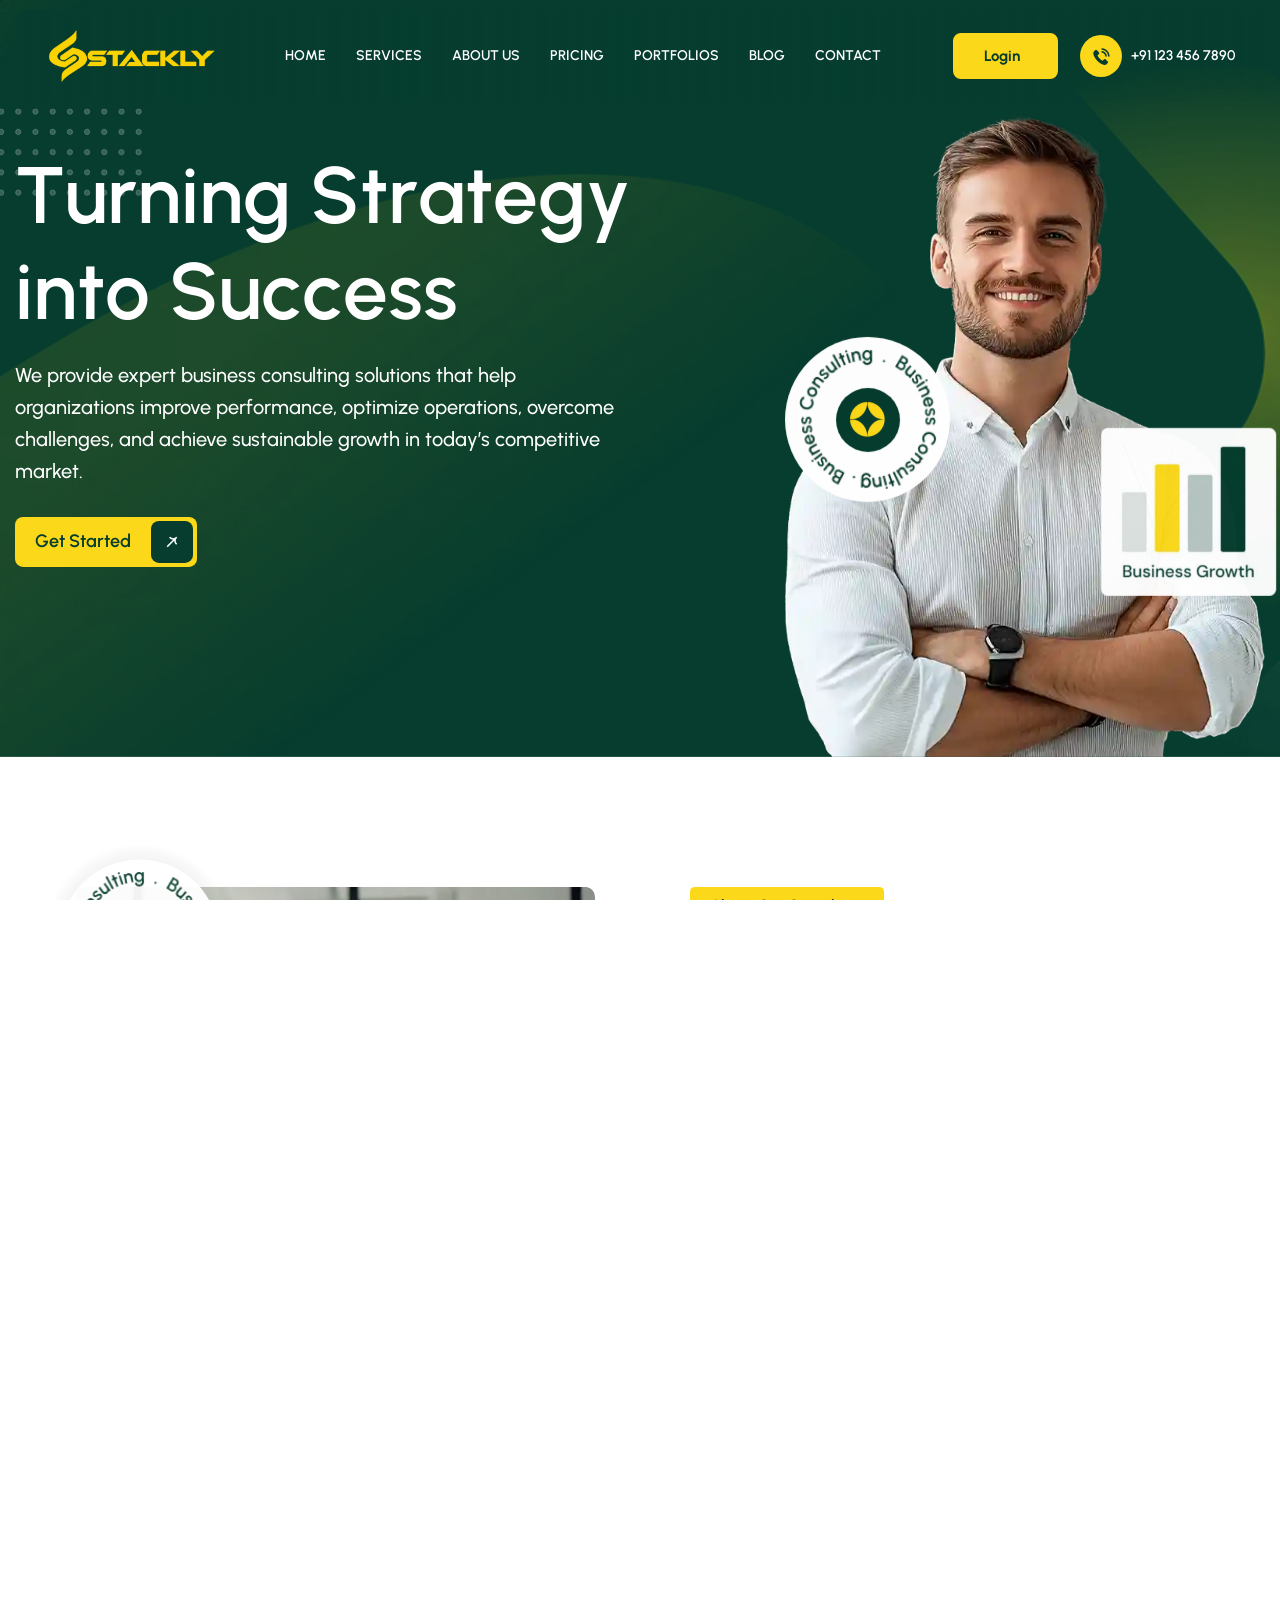
<file: index.html>
<!doctype html>
<html class="no-js" lang="en">

<head>
  <meta charset="utf-8">
  <meta http-equiv="x-ua-compatible" content="ie=edge">
  <meta name="viewport" content="width=device-width, initial-scale=1">
  <meta name="description" content="">

  <!-- Site Title -->
  <title>Stackly - Business Consulting</title>

  <!-- CSS here -->
  <link rel="stylesheet" href="assets/css/bootstrap.min.css">
  <link rel="stylesheet" href="assets/css/pxn-icons.css">
  <link rel="stylesheet" href="assets/css/meanmenu.min.css">
  <link rel="stylesheet" href="assets/css/nice-select.min.css">
  <link rel="stylesheet" href="assets/css/swiper.min.css">
  <link rel="stylesheet" href="assets/css/glightbox.min.css">
  <link rel="stylesheet" href="assets/css/leaflet.min.css">

  <link rel="stylesheet" href="assets/css/main.css">
</head>

<body>

  <!-- Magic Cursor -->
  <div class="mouse-cursor cursor-outer"></div>
  <div class="mouse-cursor cursor-inner"></div>
  <!-- Magic Cursor -->

  <!-- Preloader Start -->
  <div class="preloader" id="pxn-preloader">
    <div class="loader_content">
      <div class="loading"></div>
      <div class="loader_image"><img src="assets/images/loader.webp" alt="Loader"></div>
    </div>
  </div>
  <!-- Preloader End -->

  <!-- back to top start -->
  <div class="pxn_back-to-top">
    <svg class="progress-circle svg-content" width="100%" height="100%" viewBox="-1 -1 102 102">
      <path d="M50,1 a49,49 0 0,1 0,98 a49,49 0 0,1 0,-98" />
    </svg>
  </div>
  <!-- back to top end -->

<!-- Header -->
<header class="pxn-header pxn-header-2 header-absolute" id="mainHeader">
    <div class="pxn_header_main">
        <div class="container-fluid">
            <div class="pxn_header_main_wrap">

                <!-- LOGO -->
                <a class="pxn_site_logo" href="index.html">
                    <img src="assets/images/logos/logo.webp" alt="Stackly">
                </a>

                <!-- DESKTOP AREA -->
                <div class="pxn_header_desktop">

                    <nav class="pxn_main_navigation">
                        <ul>
                            <li><a href="index.html">Home</a></li>
                            <li><a href="services.html">Services</a></li>
                            <li><a href="about.html">About Us</a></li>
                            <li><a href="pricing.html">Pricing</a></li>
                            <li><a href="portfolios.html">Portfolios</a></li>
                            <li><a href="blog.html">Blog</a></li>
                            <li><a href="contact.html">Contact</a></li>
                        </ul>
                    </nav>

                    <!-- DESKTOP LOGIN -->
                    <a href="signin.html" class="header_login_btn">
                        <span>Login</span>
                        <i class="pxni-user"></i>
                    </a>

                    <!-- DESKTOP PHONE -->
                    <a class="header_phone">
                        <span class="header_phone_icon">
                            <i class="pxni-phone"></i>
                        </span>
                        <span>+91 123 456 7890</span>
                    </a>

                </div>

                <!-- MOBILE HAMBURGER -->
                <button
                    type="button"
                    class="mobile_hamburger"
                    id="mobileHamburger"
                    aria-label="Open menu"
                    aria-expanded="false"
                >
                    <span></span>
                    <span></span>
                    <span></span>
                </button>

            </div>
        </div>
    </div>

    <!-- MOBILE NAV -->
    <div class="custom_mobile_menu" id="customMobileMenu">

        <nav>
            <ul>
                <li><a href="index.html">Home</a></li>
                <li><a href="services.html">Services</a></li>
                <li><a href="about.html">About Us</a></li>
                <li><a href="pricing.html">Pricing</a></li>
                <li><a href="portfolios.html">Portfolios</a></li>
                <li><a href="blog.html">Blog</a></li>
                <li><a href="contact.html">Contact</a></li>
            </ul>

            <!-- LOGIN INSIDE MOBILE MENU -->
            <div class="custom_mobile_login">
                <a href="signin.html">
                    <i class="pxni-user"></i>
                    <span>Login</span>
                </a>
            </div>
        </nav>

    </div>
</header>


  <div id="smooth-wrapper">
    <div id="smooth-content">

      <main id="content" class="site-main pxn-conetnt">
        <!-- start: Hero Section -->
        <section class="pxn-h2-hero-section overflow-hidden" data-bg-image="./assets/images/hero/h2-hero-bg.webp">

          <img src="./assets/images/hero/h2-hero-left-shape.webp" alt="Shape" class="left_shape pxn-bounce-y">

          <div class="container">
            <div class="row">
              <div class="col">
                <div class="pxn-h2_hero_wrapper">
                  <div class="hero_content">
                    <h1 class="hero_title pxn-chars-up">Turning Strategy into Success</h1>
                    <div class="hero_desc pxn-fade" data-delay=".5">We provide expert business consulting solutions that help organizations
            improve performance, optimize operations, overcome challenges, and achieve
            sustainable growth in today’s competitive market.</div>
                    <div class="pxn-fade" data-delay=".7">
                      <a href="404.html" class="hero_btn pxn-btn-primary">
                        <span class="btn_text"><span>Get Started</span></span>
                        <span class="btn_icon"><i class="pxni-arrow-right"></i></span>
                      </a>
                    </div>
                  </div>

                  <div class="hero_img pxn-fade" data-delay="1">
                    <img src="./assets/images/hero/h2-hero-img.webp" alt="Hero">

                    <div class="pxn_circle_btn pxn-zoom" data-delay="1.2">
                      <img src="./assets/images/hero/h2-circle-text.webp" alt="circle" class="circle_text">

                      <span class="icon"><i class="pxni-star-circle"></i></span>
                    </div>

                    <div class="growth_chart pxn-bounce-y pxn-fade" data-delay="1.3" data-direction="right">
                      <img src="./assets/images/hero/h2-growth-chart.webp" alt="Chart">
                    </div>
                  </div>
                </div>
              </div>
            </div>
          </div>
        </section>
        <!-- end: Hero Section -->

        <!-- start: About Section -->
        <section class="pxn-h2-about-section overflow-hidden">
          <div class="container">
            <div class="row">
              <div class="col">
                <div class="pxn-h2_about_wrap">
                  <div class="pxn-h2_about_img">
                    <div class="pxn-img-reveal">
                      <img src="./assets/images/about/h2-about-img.webp" alt="About">
                    </div>
                    <div class="bg_color pxn-fade" data-direction="right" data-delay="1.3"></div>

                    <a href="https://www.youtube.com/watch?v=SjJhuZQlkbA" class="pxn_circle_btn video_popup pxn-zoom"
                      data-delay="1.5">
                      <img src="./assets/images/hero/h2-circle-text.webp" alt="circle" class="circle_text">

                      <span class="icon"><i class="pxni-play"></i></span>
                    </a>
                  </div>

                  <div class="pxn-h2_about_content">
                    <div class="section_heading">
                      <span class="sec_sub pxn-fade">About Our Consulting</span>
                      <h2 class="sec_title pxn-chars-up">Driving Business Success Through Strategy</h2>
                      <div class="sec_desc pxn-fade" data-delay=".3">We are a results-driven business consulting firm
                        dedicated to helping
                        organizations improve performance, optimize operations, and achieve sustainable growth.</div>
                    </div>

                    <div class="about_key_feature">
                      <div>
                        <ul class="pxn_list pxn-fade" data-delay=".3">
                          <li><i class="pxni-check"></i> Committed to Enhancing</li>
                          <li><i class="pxni-check"></i> Shaping the Future of Business</li>
                          <li><i class="pxni-check"></i> Evolving Marketplace</li>
                        </ul>

                        <div class="pxn_author_signature_2 pxn-fade" data-delay=".4">
                          <img src="./assets/images/about/h1-signature.webp" alt="Signature">
                          <span class="designation">CEO Co-Founder</span>
                        </div>
                      </div>

                      <div class="pxn_counter pxn-fade" data-delay=".5">
                        <div class="small"></div>

                        <div class="count">
                          <span class="pxn_counter-prefix"></span>
                          <span class="pxn_counter-number" data-duration="2000" data-to-value="25"
                            data-from-value="0">0</span>
                          <span class="pxn_counter-suffix">+</span>
                        </div>
                        <div class="title">Years Experience</div>
                      </div>
                    </div>

                    <div class="pxn-fade">
                      <a href="404.html" class="about_btn pxn-btn-primary">
                        <span class="btn_text"><span>More Details</span></span>
                        <span class="btn_icon"><i class="pxni-arrow-right"></i></span>
                      </a>
                    </div>
                  </div>
                </div>
              </div>
            </div>
          </div>
        </section>
        <!-- end: About Section -->

        <!-- start: Services Section -->
        <section class="pxn-h2-services-section section-padding">

          <img src="./assets/images/services/h2-services-left-shape.webp" alt="Shape" class="left_shape pxn-fade"
            data-direction="left" data-delay="1.5">
          <img src="./assets/images/services/h2-services-right-shape.webp" alt="Shape" class="right_shape pxn-fade"
            data-direction="right" data-delay="1.5">

          <div class="container">
            <div class="row">
              <div class="col">
                <div class="pxn-h2_services_wrap">
                  <div class="section_heading text-center">
                    <span class="sec_sub pxn-fade">What We Offer</span>
                    <h2 class="sec_title pxn-chars-up">Innovates Services That Elevate Your Business</h2>
                  </div>

                  <div class="pxn-h2_services">
                    <div class="pxn_service_item pxn-fade">
                      <div class="service_header">
                        <div class="service_icon">
                          <i class="pxni-growth"></i>
                        </div>

                        <div class="service_no">01.</div>
                      </div>
                      <div class="service_content">
                        <h3 class="service_title"><a href="404.html">Growth & Expansion <br>Consulting</a>
                        </h3>
                        <div class="service_excerpt">Support business scaling, market entry strategies, & expansion
                          planning...</div>

                        <a href="404.html" class="service_btn pxn-btn-primary">
                          <span class="btn_text"><span>Get Started</span></span>
                          <span class="btn_icon"><i class="pxni-arrow-right"></i></span>
                        </a>
                      </div>
                    </div>

                    <div class="pxn_service_item pxn-fade" data-delay=".3">
                      <div class="service_header">
                        <div class="service_icon">
                          <i class="pxni-transformation"></i>
                        </div>

                        <div class="service_no">02.</div>
                      </div>
                      <div class="service_content">
                        <h3 class="service_title"><a href="404.html">Digital Transformation
                            <br>Consulting</a>
                        </h3>
                        <div class="service_excerpt">Leverage modern technologies to moder-
                          nize workflows, improve customer...</div>

                        <a href="404.html" class="service_btn pxn-btn-primary">
                          <span class="btn_text"><span>Get Started</span></span>
                          <span class="btn_icon"><i class="pxni-arrow-right"></i></span>
                        </a>
                      </div>
                    </div>

                    <div class="pxn_service_item pxn-fade" data-delay=".5">
                      <div class="service_header">
                        <div class="service_icon">
                          <i class="pxni-compliance"></i>
                        </div>

                        <div class="service_no">03.</div>
                      </div>
                      <div class="service_content">
                        <h3 class="service_title"><a href="404.html">Risk Management & <br>Compliance</a>
                        </h3>
                        <div class="service_excerpt">Identify potential risks, ensure regulatory compliance, & protect
                          your
                          business...</div>

                        <a href="404.html" class="service_btn pxn-btn-primary">
                          <span class="btn_text"><span>Get Started</span></span>
                          <span class="btn_icon"><i class="pxni-arrow-right"></i></span>
                        </a>
                      </div>
                    </div>

                    <div class="pxn_service_item pxn-fade">
                      <div class="service_header">
                        <div class="service_icon">
                          <i class="pxni-expansion"></i>
                        </div>

                        <div class="service_no">04</div>
                      </div>
                      <div class="service_content">
                        <h3 class="service_title"><a href="404.html">Growth & Expansion Consulting</a></h3>
                        <div class="service_excerpt">Support business scaling, market entry strategies, & expansion
                          planning...</div>

                        <a href="404.html" class="service_btn pxn-btn-primary">
                          <span class="btn_text"><span>Get Started</span></span>
                          <span class="btn_icon"><i class="pxni-arrow-right"></i></span>
                        </a>
                      </div>
                    </div>

                    <div class="pxn_service_item feature pxn-fade" data-delay=".3"
                      data-bg-image="./assets/images/services/h2-service-bg-img.webp">
                      <div class="service_header">
                        <div class="service_icon">
                          <i class="pxni-progress"></i>
                        </div>

                        <div class="service_no">05.</div>
                      </div>
                      <div class="service_content">
                        <h3 class="service_title"><a href="404.html">Growth & Expansion <br>Consulting</a>
                        </h3>
                        <div class="service_excerpt">Support business scaling, market entry strategies, & expansion
                          planning...</div>

                        <a href="404.html" class="service_btn pxn-btn-primary">
                          <span class="btn_text"><span>Get Started</span></span>
                          <span class="btn_icon"><i class="pxni-arrow-right"></i></span>
                        </a>
                      </div>
                    </div>
                  </div>
                </div>
              </div>
            </div>
          </div>
        </section>
        <!-- end: Services Section -->

        <!-- start: Counter Section -->
        <section class="pxn-h2-counter-section overflow-hidden">

          <div class="bg_img pxn-img-parallax" data-bg-image="./assets/images/counter/h2-counter-bg.webp"></div>

          <div class="container-fluid">
            <div class="row">
              <div class="col">
                <div class="pxn-h2_counters_wrap">

                  <div class="pxn_counter_2 pxn-fade">
                    <div class="title">Total Projects Completed</div>

                    <div class="count">
                      <span class="pxn_counter-prefix"></span>
                      <span class="pxn_counter-number" data-duration="2000" data-to-value="90"
                        data-from-value="0">0</span>
                      <span class="pxn_counter-suffix">%</span>
                    </div>
                  </div>

                  <div class="pxn_counter_2 pxn-fade" data-delay=".3">
                    <div class="title">Our total Success rate</div>

                    <div class="count">
                      <span class="pxn_counter-prefix"></span>
                      <span class="pxn_counter-number" data-duration="2000" data-to-value="324"
                        data-from-value="0">0</span>
                      <span class="pxn_counter-suffix">+</span>
                    </div>
                  </div>

                  <div class="pxn_counter_2 pxn-fade" data-delay=".5">
                    <div class="title">Our Active Customers</div>

                    <div class="count">
                      <span class="pxn_counter-prefix"></span>
                      <span class="pxn_counter-number" data-duration="2000" data-to-value="69"
                        data-from-value="0">0</span>
                      <span class="pxn_counter-suffix">K</span>
                    </div>
                  </div>
                </div>
              </div>
            </div>
          </div>
        </section>
        <!-- end: Counter Section -->

        <!-- start: Projects Section -->
        <section class="pxn-h2-projects-section section-padding overflow-hidden">
          <div class="container-fluid">
            <div class="row">
              <div class="col">
                <div class="pxn-h2_projects_wrapper">
                  <div class="section_heading text-center">
                    <span class="sec_sub pxn-fade">Latest Project</span>
                    <h2 class="sec_title pxn-chars-up">Business Transformation That Delivers Results</h2>
                  </div>

                  <div class="pxn-h2_projects_wrap">
                    <div class="pxn-h2_project_item">
                      <div class="project_img pxn-hover-btn-wrapper">
                        <a href="404.html">
                          <div class="pxn-hover-btn-item pxn-img-reveal">
                            <img src="./assets/images/projects/h1-project-img-1.webp" alt="Project">
                          </div>
                        </a>
                      </div>

                      <div class="project_content">
                        <div class="project_cat">
                          <a class="category" href="404.html">Strategy</a>,
                          <a class="category" href="404.html">Growth</a>
                        </div>
                        <h3 class="project_title"><a href="404.html">Business Analytics & Reporting</a>
                        </h3>
                      </div>
                    </div>

                    <div class="pxn-h2_project_item">
                      <div class="project_img  pxn-hover-btn-wrapper">
                        <a href="404.html">
                          <div class="pxn-hover-btn-item pxn-img-reveal">
                            <img src="./assets/images/projects/h1-project-img-2.webp" alt="Project">
                          </div>
                        </a>
                      </div>

                      <div class="project_content">
                        <div class="project_cat">
                          <a class="category" href="404.html">Strategy</a>,
                          <a class="category" href="404.html">Growth</a>
                        </div>
                        <h3 class="project_title"><a href="404.html">Sales and Marketing Strategy</a></h3>
                      </div>
                    </div>

                    <div class="pxn-h2_project_item">
                      <div class="project_img pxn-hover-btn-wrapper">
                        <a href="404.html">
                          <div class="pxn-hover-btn-item pxn-img-reveal">

                            <img src="./assets/images/projects/h1-project-img-3.webp" alt="Project">
                          </div>
                        </a>
                      </div>

                      <div class="project_content">
                        <div class="project_cat">
                          <a class="category" href="404.html">Strategy</a>,
                          <a class="category" href="404.html">Growth</a>
                        </div>
                        <h3 class="project_title"><a href="404.html">Business Process Optimization</a>
                        </h3>
                      </div>
                    </div>

                    <div class="pxn-h2_project_item">
                      <div class="project_img pxn-hover-btn-wrapper">
                        <a href="404.html">
                          <div class="pxn-hover-btn-item pxn-img-reveal">

                            <img src="./assets/images/projects/h2-project-img-4.webp" alt="Project">
                          </div>
                        </a>
                      </div>

                      <div class="project_content">
                        <div class="project_cat">
                          <a class="category" href="404.html">Strategy</a>,
                          <a class="category" href="404.html">Growth</a>
                        </div>
                        <h3 class="project_title"><a href="404.html">Financial Planning & Forecasting</a>
                        </h3>
                      </div>
                    </div>
                  </div>
                </div>
              </div>
            </div>
          </div>
        </section>
        <!-- end: Projects Section -->

        <!-- start: Working Process -->
        <section class="pxn-h2-process-section section-padding"
          data-bg-image="./assets/images/process/h2-process-bg.webp">
          <div class="container">
            <div class="row">
              <div class="col">
                <div class="pxn-h2_process_wrap">
                  <div class="section_heading text-center">
                    <span class="sec_sub pxn-fade">Our Work Process</span>
                    <h2 class="sec_title pxn-chars-up">How We Deliver Business Consulting Solutions</h2>
                  </div>

                  <div class="pxn-h2_process_items">
                    <div class="pxn_process_item pxn-fade">
                      <div class="process_step">
                        Step - 01
                      </div>
                      <div class="process_line">
                        <svg xmlns="http://www.w3.org/2000/svg" viewBox="0 0 312 8" fill="none">
                          <path
                            d="M-4.07696e-05 3.68213C-4.07696e-05 5.15489 1.19387 6.3488 2.66663 6.3488C4.13939 6.3488 5.33329 5.15489 5.33329 3.68213C5.33329 2.20937 4.13939 1.01546 2.66663 1.01546C1.19387 1.01546 -4.07696e-05 2.20937 -4.07696e-05 3.68213ZM311.02 4.03568C311.215 3.84042 311.215 3.52384 311.02 3.32858L307.838 0.146595C307.643 -0.0486672 307.326 -0.0486672 307.131 0.146595C306.936 0.341857 306.936 0.65844 307.131 0.853702L309.96 3.68213L307.131 6.51056C306.936 6.70582 306.936 7.0224 307.131 7.21766C307.326 7.41293 307.643 7.41293 307.838 7.21766L311.02 4.03568ZM2.66663 3.68213V4.18213H8.5897V3.68213V3.18213H2.66663V3.68213ZM20.4359 3.68213V4.18213H32.282V3.68213V3.18213H20.4359V3.68213ZM44.1282 3.68213V4.18213H55.9743V3.68213V3.18213H44.1282V3.68213ZM67.8205 3.68213V4.18213H79.6666V3.68213V3.18213H67.8205V3.68213ZM91.5128 3.68213V4.18213H103.359V3.68213V3.18213H91.5128V3.68213ZM115.205 3.68213V4.18213H127.051V3.68213V3.18213H115.205V3.68213ZM138.897 3.68213V4.18213H150.744V3.68213V3.18213H138.897V3.68213ZM162.59 3.68213V4.18213H174.436V3.68213V3.18213H162.59V3.68213ZM186.282 3.68213V4.18213H198.128V3.68213V3.18213H186.282V3.68213ZM209.974 3.68213V4.18213H221.821V3.68213V3.18213H209.974V3.68213ZM233.667 3.68213V4.18213H245.513V3.68213V3.18213H233.667V3.68213ZM257.359 3.68213V4.18213H269.205V3.68213V3.18213H257.359V3.68213ZM281.051 3.68213V4.18213H292.897V3.68213V3.18213H281.051V3.68213ZM304.744 3.68213V4.18213H310.667V3.68213V3.18213H304.744V3.68213ZM-4.07696e-05 3.68213C-4.07696e-05 5.15489 1.19387 6.3488 2.66663 6.3488C4.13939 6.3488 5.33329 5.15489 5.33329 3.68213C5.33329 2.20937 4.13939 1.01546 2.66663 1.01546C1.19387 1.01546 -4.07696e-05 2.20937 -4.07696e-05 3.68213ZM311.02 4.03568C311.215 3.84042 311.215 3.52384 311.02 3.32858L307.838 0.146595C307.643 -0.0486672 307.326 -0.0486672 307.131 0.146595C306.936 0.341857 306.936 0.65844 307.131 0.853702L309.96 3.68213L307.131 6.51056C306.936 6.70582 306.936 7.0224 307.131 7.21766C307.326 7.41293 307.643 7.41293 307.838 7.21766L311.02 4.03568ZM2.66663 3.68213V4.18213H8.5897V3.68213V3.18213H2.66663V3.68213ZM20.4359 3.68213V4.18213H32.282V3.68213V3.18213H20.4359V3.68213ZM44.1282 3.68213V4.18213H55.9743V3.68213V3.18213H44.1282V3.68213ZM67.8205 3.68213V4.18213H79.6666V3.68213V3.18213H67.8205V3.68213ZM91.5128 3.68213V4.18213H103.359V3.68213V3.18213H91.5128V3.68213ZM115.205 3.68213V4.18213H127.051V3.68213V3.18213H115.205V3.68213ZM138.897 3.68213V4.18213H150.744V3.68213V3.18213H138.897V3.68213ZM162.59 3.68213V4.18213H174.436V3.68213V3.18213H162.59V3.68213ZM186.282 3.68213V4.18213H198.128V3.68213V3.18213H186.282V3.68213ZM209.974 3.68213V4.18213H221.821V3.68213V3.18213H209.974V3.68213ZM233.667 3.68213V4.18213H245.513V3.68213V3.18213H233.667V3.68213ZM257.359 3.68213V4.18213H269.205V3.68213V3.18213H257.359V3.68213ZM281.051 3.68213V4.18213H292.897V3.68213V3.18213H281.051V3.68213ZM304.744 3.68213V4.18213H310.667V3.68213V3.18213H304.744V3.68213Z"
                            fill="currentColor" />
                        </svg>
                      </div>

                      <div>
                        <div class="process_content">
                          <h3 class="process_title">Discovery & Understanding</h3>
                          <div class="process_desc">We start by learning about your business, goals, challenges, and
                            market
                            to
                            gain</div>
                        </div>
                        <div class="process_img">
                          <img src="./assets/images/process/h2-process-img-1.webp" alt="Process">
                        </div>
                      </div>
                    </div>

                    <div class="pxn_process_item pxn-fade" data-delay=".3">
                      <div class="process_step">
                        Step - 02
                      </div>
                      <div class="process_line">
                        <svg xmlns="http://www.w3.org/2000/svg" viewBox="0 0 312 8" fill="none">
                          <path
                            d="M-4.07696e-05 3.68213C-4.07696e-05 5.15489 1.19387 6.3488 2.66663 6.3488C4.13939 6.3488 5.33329 5.15489 5.33329 3.68213C5.33329 2.20937 4.13939 1.01546 2.66663 1.01546C1.19387 1.01546 -4.07696e-05 2.20937 -4.07696e-05 3.68213ZM311.02 4.03568C311.215 3.84042 311.215 3.52384 311.02 3.32858L307.838 0.146595C307.643 -0.0486672 307.326 -0.0486672 307.131 0.146595C306.936 0.341857 306.936 0.65844 307.131 0.853702L309.96 3.68213L307.131 6.51056C306.936 6.70582 306.936 7.0224 307.131 7.21766C307.326 7.41293 307.643 7.41293 307.838 7.21766L311.02 4.03568ZM2.66663 3.68213V4.18213H8.5897V3.68213V3.18213H2.66663V3.68213ZM20.4359 3.68213V4.18213H32.282V3.68213V3.18213H20.4359V3.68213ZM44.1282 3.68213V4.18213H55.9743V3.68213V3.18213H44.1282V3.68213ZM67.8205 3.68213V4.18213H79.6666V3.68213V3.18213H67.8205V3.68213ZM91.5128 3.68213V4.18213H103.359V3.68213V3.18213H91.5128V3.68213ZM115.205 3.68213V4.18213H127.051V3.68213V3.18213H115.205V3.68213ZM138.897 3.68213V4.18213H150.744V3.68213V3.18213H138.897V3.68213ZM162.59 3.68213V4.18213H174.436V3.68213V3.18213H162.59V3.68213ZM186.282 3.68213V4.18213H198.128V3.68213V3.18213H186.282V3.68213ZM209.974 3.68213V4.18213H221.821V3.68213V3.18213H209.974V3.68213ZM233.667 3.68213V4.18213H245.513V3.68213V3.18213H233.667V3.68213ZM257.359 3.68213V4.18213H269.205V3.68213V3.18213H257.359V3.68213ZM281.051 3.68213V4.18213H292.897V3.68213V3.18213H281.051V3.68213ZM304.744 3.68213V4.18213H310.667V3.68213V3.18213H304.744V3.68213ZM-4.07696e-05 3.68213C-4.07696e-05 5.15489 1.19387 6.3488 2.66663 6.3488C4.13939 6.3488 5.33329 5.15489 5.33329 3.68213C5.33329 2.20937 4.13939 1.01546 2.66663 1.01546C1.19387 1.01546 -4.07696e-05 2.20937 -4.07696e-05 3.68213ZM311.02 4.03568C311.215 3.84042 311.215 3.52384 311.02 3.32858L307.838 0.146595C307.643 -0.0486672 307.326 -0.0486672 307.131 0.146595C306.936 0.341857 306.936 0.65844 307.131 0.853702L309.96 3.68213L307.131 6.51056C306.936 6.70582 306.936 7.0224 307.131 7.21766C307.326 7.41293 307.643 7.41293 307.838 7.21766L311.02 4.03568ZM2.66663 3.68213V4.18213H8.5897V3.68213V3.18213H2.66663V3.68213ZM20.4359 3.68213V4.18213H32.282V3.68213V3.18213H20.4359V3.68213ZM44.1282 3.68213V4.18213H55.9743V3.68213V3.18213H44.1282V3.68213ZM67.8205 3.68213V4.18213H79.6666V3.68213V3.18213H67.8205V3.68213ZM91.5128 3.68213V4.18213H103.359V3.68213V3.18213H91.5128V3.68213ZM115.205 3.68213V4.18213H127.051V3.68213V3.18213H115.205V3.68213ZM138.897 3.68213V4.18213H150.744V3.68213V3.18213H138.897V3.68213ZM162.59 3.68213V4.18213H174.436V3.68213V3.18213H162.59V3.68213ZM186.282 3.68213V4.18213H198.128V3.68213V3.18213H186.282V3.68213ZM209.974 3.68213V4.18213H221.821V3.68213V3.18213H209.974V3.68213ZM233.667 3.68213V4.18213H245.513V3.68213V3.18213H233.667V3.68213ZM257.359 3.68213V4.18213H269.205V3.68213V3.18213H257.359V3.68213ZM281.051 3.68213V4.18213H292.897V3.68213V3.18213H281.051V3.68213ZM304.744 3.68213V4.18213H310.667V3.68213V3.18213H304.744V3.68213Z"
                            fill="currentColor" />
                        </svg>
                      </div>

                      <div>
                        <div class="process_content">
                          <h3 class="process_title">Research & Analysis</h3>
                          <div class="process_desc">Our team analyzes data, processes, and competitors to identify
                            opportunities.</div>
                        </div>
                        <div class="process_img">
                          <img src="./assets/images/process/h2-process-img-2.webp" alt="Process">
                        </div>
                      </div>
                    </div>

                    <div class="pxn_process_item pxn-fade" data-delay=".5">
                      <div class="process_step">
                        Step - 03
                      </div>
                      <div class="process_line">
                        <svg xmlns="http://www.w3.org/2000/svg" viewBox="0 0 312 8" fill="none">
                          <path
                            d="M-4.07696e-05 3.68213C-4.07696e-05 5.15489 1.19387 6.3488 2.66663 6.3488C4.13939 6.3488 5.33329 5.15489 5.33329 3.68213C5.33329 2.20937 4.13939 1.01546 2.66663 1.01546C1.19387 1.01546 -4.07696e-05 2.20937 -4.07696e-05 3.68213ZM311.02 4.03568C311.215 3.84042 311.215 3.52384 311.02 3.32858L307.838 0.146595C307.643 -0.0486672 307.326 -0.0486672 307.131 0.146595C306.936 0.341857 306.936 0.65844 307.131 0.853702L309.96 3.68213L307.131 6.51056C306.936 6.70582 306.936 7.0224 307.131 7.21766C307.326 7.41293 307.643 7.41293 307.838 7.21766L311.02 4.03568ZM2.66663 3.68213V4.18213H8.5897V3.68213V3.18213H2.66663V3.68213ZM20.4359 3.68213V4.18213H32.282V3.68213V3.18213H20.4359V3.68213ZM44.1282 3.68213V4.18213H55.9743V3.68213V3.18213H44.1282V3.68213ZM67.8205 3.68213V4.18213H79.6666V3.68213V3.18213H67.8205V3.68213ZM91.5128 3.68213V4.18213H103.359V3.68213V3.18213H91.5128V3.68213ZM115.205 3.68213V4.18213H127.051V3.68213V3.18213H115.205V3.68213ZM138.897 3.68213V4.18213H150.744V3.68213V3.18213H138.897V3.68213ZM162.59 3.68213V4.18213H174.436V3.68213V3.18213H162.59V3.68213ZM186.282 3.68213V4.18213H198.128V3.68213V3.18213H186.282V3.68213ZM209.974 3.68213V4.18213H221.821V3.68213V3.18213H209.974V3.68213ZM233.667 3.68213V4.18213H245.513V3.68213V3.18213H233.667V3.68213ZM257.359 3.68213V4.18213H269.205V3.68213V3.18213H257.359V3.68213ZM281.051 3.68213V4.18213H292.897V3.68213V3.18213H281.051V3.68213ZM304.744 3.68213V4.18213H310.667V3.68213V3.18213H304.744V3.68213ZM-4.07696e-05 3.68213C-4.07696e-05 5.15489 1.19387 6.3488 2.66663 6.3488C4.13939 6.3488 5.33329 5.15489 5.33329 3.68213C5.33329 2.20937 4.13939 1.01546 2.66663 1.01546C1.19387 1.01546 -4.07696e-05 2.20937 -4.07696e-05 3.68213ZM311.02 4.03568C311.215 3.84042 311.215 3.52384 311.02 3.32858L307.838 0.146595C307.643 -0.0486672 307.326 -0.0486672 307.131 0.146595C306.936 0.341857 306.936 0.65844 307.131 0.853702L309.96 3.68213L307.131 6.51056C306.936 6.70582 306.936 7.0224 307.131 7.21766C307.326 7.41293 307.643 7.41293 307.838 7.21766L311.02 4.03568ZM2.66663 3.68213V4.18213H8.5897V3.68213V3.18213H2.66663V3.68213ZM20.4359 3.68213V4.18213H32.282V3.68213V3.18213H20.4359V3.68213ZM44.1282 3.68213V4.18213H55.9743V3.68213V3.18213H44.1282V3.68213ZM67.8205 3.68213V4.18213H79.6666V3.68213V3.18213H67.8205V3.68213ZM91.5128 3.68213V4.18213H103.359V3.68213V3.18213H91.5128V3.68213ZM115.205 3.68213V4.18213H127.051V3.68213V3.18213H115.205V3.68213ZM138.897 3.68213V4.18213H150.744V3.68213V3.18213H138.897V3.68213ZM162.59 3.68213V4.18213H174.436V3.68213V3.18213H162.59V3.68213ZM186.282 3.68213V4.18213H198.128V3.68213V3.18213H186.282V3.68213ZM209.974 3.68213V4.18213H221.821V3.68213V3.18213H209.974V3.68213ZM233.667 3.68213V4.18213H245.513V3.68213V3.18213H233.667V3.68213ZM257.359 3.68213V4.18213H269.205V3.68213V3.18213H257.359V3.68213ZM281.051 3.68213V4.18213H292.897V3.68213V3.18213H281.051V3.68213ZM304.744 3.68213V4.18213H310.667V3.68213V3.18213H304.744V3.68213Z"
                            fill="currentColor" />
                        </svg>
                      </div>

                      <div>
                        <div class="process_content">
                          <h3 class="process_title">Strategy Development</h3>
                          <div class="process_desc">We create a tailored, actionable strategy aligned with your
                            objectives &
                            growth plans.</div>
                        </div>
                        <div class="process_img">
                          <img src="./assets/images/process/h2-process-img-3.webp" alt="Process">
                        </div>
                      </div>
                    </div>
                  </div>
                </div>
              </div>
            </div>
          </div>
        </section>
        <!-- end: Working Process -->

        <!-- start: Team Section -->
        <section class="pxn-h2-team-section section-padding">
          <img src="./assets/images/team/h2-team-shape-left.webp" alt="Shape" class="left_shape pxn-fade"
            data-direction="left" data-delay="1.5">
          <img src="./assets/images/team/h2-team-shape-right.webp" alt="Shape" class="right_shape pxn-fade"
            data-direction="right" data-delay="1.5">

          <div class="container">
            <div class="row">
              <div class="col">
                <div class="pxn-h2_team_wrap">
                  <div class="section_heading text-center">
                    <span class="sec_sub pxn-fade">Meet the Team</span>
                    <h2 class="sec_title pxn-chars-up">Meet Our Leadership and Consulting Team</h2>
                  </div>

                  <div class="team_wrapper">
                    <div class="pxn-h2_team_cta pxn-fade">
                      <div class="cta_content">
                        <div class="cta_sub">Build Your Career</div>
                        <h3 class="cta_title">Join our team & create a better tomorrow.</h3>
                        <div class="cta_desc">Submit your CV and portfolio for consideration.</div>
                      </div>


                      <a href="404.html" class="cta_btn pxn-btn-primary">
                        <span class="btn_text"><span>Apply Now</span></span>
                        <span class="btn_icon"><i class="pxni-arrow-right"></i></span>
                      </a>
                    </div>

                    <div class="pxn-h1_team_member style-2 pxn-fade" data-delay=".3">
                      <div class="member_image">
                        <img src="./assets/images/team/h1-team-img-3.webp" alt="Team">
                      </div>
                      <div class="member_content">
                        <div class="designation">Brand Manager</div>
                        <h3 class="name">Robert B. Williams</h3>

                        <ul class="pxn_socials">
                          <li>
                            <span class="share"><i class="pxni-share"></i></span>

                            <ul>
                              <li><a class="icon" href="404.html"><i
                                    class="pxni-facebook"></i></a></li>
                              <li><a class="icon" href="404.html"><i
                                    class="pxni-instagram"></i></a></li>
                              <li><a class="icon" href="404.html"><i
                                    class="pxni-linkedin"></i></a></li>
                            </ul>
                          </li>
                        </ul>
                      </div>
                    </div>

                    <div class="pxn-h1_team_member style-2 pxn-fade" data-delay=".5">
                      <div class="member_image">
                        <img src="./assets/images/team/h1-team-img-2.webp" alt="Team">
                      </div>
                      <div class="member_content">
                        <div class="designation">Co-Founder</div>
                        <h3 class="name">Elina Blackwood</h3>

                        <ul class="pxn_socials">
                          <li>
                            <span class="share"><i class="pxni-share"></i></span>

                            <ul>
                              <li><a class="icon" href="404.html"><i
                                    class="pxni-facebook"></i></a></li>
                              <li><a class="icon" href="404.html"><i
                                    class="pxni-instagram"></i></a></li>
                              <li><a class="icon" href="404.html"><i
                                    class="pxni-linkedin"></i></a></li>
                            </ul>
                          </li>
                        </ul>
                      </div>
                    </div>

                    <div class="pxn-h1_team_member style-2 pxn-fade" data-delay=".7">
                      <div class="member_image">
                        <img src="./assets/images/team/h1-team-img-4.webp" alt="Team">
                      </div>
                      <div class="member_content">
                        <div class="designation">Product Owner</div>
                        <h3 class="name">Sarah Williams</h3>

                        <ul class="pxn_socials">
                          <li>
                            <span class="share"><i class="pxni-share"></i></span>

                            <ul>
                              <li><a class="icon" href="404.html"><i
                                    class="pxni-facebook"></i></a></li>
                              <li><a class="icon" href="404.html"><i
                                    class="pxni-instagram"></i></a></li>
                              <li><a class="icon" href="404.html"><i
                                    class="pxni-linkedin"></i></a></li>
                            </ul>
                          </li>
                        </ul>
                      </div>
                    </div>
                  </div>
                </div>
              </div>
            </div>
          </div>
        </section>
        <!-- end: Team Section -->

        <!-- start: FAQ Section -->
        <section class="pxn-h2-faq-section section-padding">
          <div class="container">
            <div class="row">
              <div class="col">
                <div class="pxn-h2_faq_wrap">
                  <div class="faq_content">
                    <div class="section_heading">
                      <span class="sec_sub pxn-fade">Frequently question</span>
                      <h2 class="sec_title pxn-chars-up">Common Questions About Our Services</h2>
                    </div>

                   <div class="pxn_accordion pxn-fade" data-delay=".3" id="pxnAccordion">

  <div class="pxn_accordion_item">
    <button class="accordion_question" type="button" data-bs-toggle="collapse"
      data-bs-target="#pxnAccordion1" aria-expanded="true" aria-controls="pxnAccordion1">
      <span class="accordion_no">01</span>
      What types of businesses do you work with?
    </button>
    <div id="pxnAccordion1" class="collapse show" data-bs-parent="#pxnAccordion">
      <div class="accordion-body">
        <div class="accordion_answer">
          We work with startups, small businesses, mid-sized companies, and established
          organizations across various industries. Our consulting solutions are tailored
          to each business's specific goals, challenges, and growth opportunities.
        </div>
      </div>
    </div>
  </div>

  <div class="pxn_accordion_item">
    <button class="accordion_question collapsed" type="button" data-bs-toggle="collapse"
      data-bs-target="#pxnAccordion2" aria-expanded="false" aria-controls="pxnAccordion2">
      <span class="accordion_no">02</span>
      How does your consulting process work?
    </button>
    <div id="pxnAccordion2" class="collapse" data-bs-parent="#pxnAccordion">
      <div class="accordion-body">
        <div class="accordion_answer">
          Our process begins with understanding your business, goals, and challenges.
          We then analyze the situation, develop a practical strategy, and work with
          your team to implement solutions that deliver measurable business results.
        </div>
      </div>
    </div>
  </div>

  <div class="pxn_accordion_item">
    <button class="accordion_question collapsed" type="button" data-bs-toggle="collapse"
      data-bs-target="#pxnAccordion3" aria-expanded="false" aria-controls="pxnAccordion3">
      <span class="accordion_no">03</span>
      Do you offer customized consulting solutions?
    </button>
    <div id="pxnAccordion3" class="collapse" data-bs-parent="#pxnAccordion">
      <div class="accordion-body">
        <div class="accordion_answer">
          Yes. We create customized consulting strategies based on your business
          requirements, industry conditions, operational challenges, and long-term
          objectives. Our solutions are designed to address your specific needs.
        </div>
      </div>
    </div>
  </div>

  <div class="pxn_accordion_item">
    <button class="accordion_question collapsed" type="button" data-bs-toggle="collapse"
      data-bs-target="#pxnAccordion4" aria-expanded="false" aria-controls="pxnAccordion4">
      <span class="accordion_no">04</span>
      How do you measure success?
    </button>
    <div id="pxnAccordion4" class="collapse" data-bs-parent="#pxnAccordion">
      <div class="accordion-body">
        <div class="accordion_answer">
          We measure success through clear business objectives and measurable outcomes,
          such as improved efficiency, stronger financial performance, increased revenue,
          optimized processes, and sustainable business growth.
        </div>
      </div>
    </div>
  </div>

</div>
                  </div>

                  <div class="pxn_faq_cta pxn-fade" data-delay=".3">
                    <div class="cta_img">
                      <img src="./assets/images/faq/h2-faq-cta-img.webp" alt="FAQ">
                    </div>
                    <div class="cta_content">
                      <h3 class="cta_title">Do You Have any Question?</h3>
                      <a class="cta_action">+91 123 456 7890</a>

                      <a href="contact.html" class="cta_btn pxn-btn-primary">
                        <span class="btn_text"><span>Contact Us</span></span>
                        <span class="btn_icon"><i class="pxni-arrow-right"></i></span>
                      </a>
                    </div>
                  </div>
                </div>

                <div class="pxn-h1_client_wrapper">
                  <div class="pxn_divider pxn-fade"><span>Trusted by 500+ Brands & Companies</span></div>

                  <div class="pxn-h1_client_carousel swiper pxn-fade">
                    <div class="swiper-wrapper">
                      <div class="swiper-slide pxn_client_logo style-2">
                        <a href="#" class="pxn_client_logo_inner">
                          <img src="./assets/images/clients/client-logo-1.webp" alt="Client">
                        </a>
                      </div>
                      <div class="swiper-slide pxn_client_logo style-2">
                        <a href="#" class="pxn_client_logo_inner">
                          <img src="./assets/images/clients/client-logo-2.webp" alt="Client">
                        </a>
                      </div>
                      <div class="swiper-slide pxn_client_logo style-2">
                        <a href="#" class="pxn_client_logo_inner">
                          <img src="./assets/images/clients/client-logo-3.webp" alt="Client">
                        </a>
                      </div>
                      <div class="swiper-slide pxn_client_logo style-2">
                        <a href="#" class="pxn_client_logo_inner">
                          <img src="./assets/images/clients/client-logo-4.webp" alt="Client">
                        </a>
                      </div>
                      <div class="swiper-slide pxn_client_logo style-2">
                        <a href="#" class="pxn_client_logo_inner">
                          <img src="./assets/images/clients/client-logo-5.webp" alt="Client">
                        </a>
                      </div>
                      <div class="swiper-slide pxn_client_logo style-2">
                        <a href="#" class="pxn_client_logo_inner">
                          <img src="./assets/images/clients/client-logo-6.webp" alt="Client">
                        </a>
                      </div>
                    </div>
                  </div>
                </div>
              </div>
            </div>
          </div>
        </section>
        <!-- end: FAQ Section -->

        <!-- start: Testimonial Section -->
        <section class="pxn-h2-testimonial-section section-padding overflow-hidden"
          data-bg-image="./assets/images/testimonial/h2-testimonial-bg.webp">
          <img src="./assets/images/testimonial/h2-tesitmonial-bg-shape.webp" alt="Shape" class="bg_shape pxn-fade"
            data-direction="right" data-delay="1.5">

          <div class="container">
            <div class="row">
              <div class="col">
                <div class="pxn-h2_testimonial_wrap">
                  <div class="section_heading text-center">
                    <span class="sec_sub pxn-fade">Clients Feedback</span>
                    <h2 class="sec_title pxn-chars-up">Client Experiences That Speak for Themselves</h2>
                  </div>
                </div>
              </div>
            </div>
          </div>

          <div class="container testimonialContainer">
            <div class="row">
              <div class="col">
                <div class="pxn-h2_testimonial_wrap pxn-fade" data-direction="right">
                  <div class="pxn-h2_testimonial_carousel swiper">
                    <div class="swiper-wrapper">
                      <div class="swiper-slide pxn_testimonial style-2">
                        <div class="pxn_testimonial_inner">
                          <div class="testimonial_header">
                            <div class="testimonial_quote">
                              <i class="pxni-quote-left"></i>
                            </div>

                            <div class="pxn-rating-wrapper" content="4.5" role="img" aria-label="Rated 4.5 out of 5">
                              <div class="pxn-rating-wrapper-inner">
                                <div class="r-icon">
                                  <div class="r-icon-wrapper r-icon-marked">
                                    <i aria-hidden="true" class="pxni-star"></i>
                                  </div>
                                  <div class="r-icon-wrapper r-icon-unmarked">
                                    <i aria-hidden="true" class="pxni-star"></i>
                                  </div>
                                </div>
                                <div class="r-icon">
                                  <div class="r-icon-wrapper r-icon-marked">
                                    <i aria-hidden="true" class="pxni-star"></i>
                                  </div>
                                  <div class="r-icon-wrapper r-icon-unmarked">
                                    <i aria-hidden="true" class="pxni-star"></i>
                                  </div>
                                </div>
                                <div class="r-icon">
                                  <div class="r-icon-wrapper r-icon-marked">
                                    <i aria-hidden="true" class="pxni-star"></i>
                                  </div>
                                  <div class="r-icon-wrapper r-icon-unmarked">
                                    <i aria-hidden="true" class="pxni-star"></i>
                                  </div>
                                </div>
                                <div class="r-icon">
                                  <div class="r-icon-wrapper r-icon-marked">
                                    <i aria-hidden="true" class="pxni-star"></i>
                                  </div>
                                  <div class="r-icon-wrapper r-icon-unmarked">
                                    <i aria-hidden="true" class="pxni-star"></i>
                                  </div>
                                </div>
                                <div class="r-icon">
                                  <div class="r-icon-wrapper r-icon-marked" style="--r-rating-icon-marked-width: 50%;">
                                    <i aria-hidden="true" class="pxni-star"></i>
                                  </div>
                                  <div class="r-icon-wrapper r-icon-unmarked">
                                    <i aria-hidden="true" class="pxni-star"></i>
                                  </div>
                                </div>
                              </div>

                              <span class="rating-label">5.0 out of 4.5</span>
                            </div>
                          </div>

                          <div class="testimonial_text">
                            “Working with this consulting team was a game-changer for our business. Their strategic
                            insights, clear communication and practical recommendations helped..”
                          </div>

                          <div class="testimonial_author">
                            <div class="author_img">
                              <img src="./assets/images/testimonial/h1-testimonial-author-img-1.webp" alt="Author">
                            </div>
                            <div class="author_info">
                              <div class="designation">Business Analyst</div>
                              <div class="name">Jonathan William</div>
                            </div>
                          </div>
                        </div>
                      </div>

                      <div class="swiper-slide pxn_testimonial style-2">
                        <div class="pxn_testimonial_inner">
                          <div class="testimonial_header">
                            <div class="testimonial_quote">
                              <i class="pxni-quote-left"></i>
                            </div>

                            <div class="pxn-rating-wrapper" content="4.5" role="img" aria-label="Rated 4.5 out of 5">
                              <div class="pxn-rating-wrapper-inner">
                                <div class="r-icon">
                                  <div class="r-icon-wrapper r-icon-marked">
                                    <i aria-hidden="true" class="pxni-star"></i>
                                  </div>
                                  <div class="r-icon-wrapper r-icon-unmarked">
                                    <i aria-hidden="true" class="pxni-star"></i>
                                  </div>
                                </div>
                                <div class="r-icon">
                                  <div class="r-icon-wrapper r-icon-marked">
                                    <i aria-hidden="true" class="pxni-star"></i>
                                  </div>
                                  <div class="r-icon-wrapper r-icon-unmarked">
                                    <i aria-hidden="true" class="pxni-star"></i>
                                  </div>
                                </div>
                                <div class="r-icon">
                                  <div class="r-icon-wrapper r-icon-marked">
                                    <i aria-hidden="true" class="pxni-star"></i>
                                  </div>
                                  <div class="r-icon-wrapper r-icon-unmarked">
                                    <i aria-hidden="true" class="pxni-star"></i>
                                  </div>
                                </div>
                                <div class="r-icon">
                                  <div class="r-icon-wrapper r-icon-marked">
                                    <i aria-hidden="true" class="pxni-star"></i>
                                  </div>
                                  <div class="r-icon-wrapper r-icon-unmarked">
                                    <i aria-hidden="true" class="pxni-star"></i>
                                  </div>
                                </div>
                                <div class="r-icon">
                                  <div class="r-icon-wrapper r-icon-marked" style="--r-rating-icon-marked-width: 50%;">
                                    <i aria-hidden="true" class="pxni-star"></i>
                                  </div>
                                  <div class="r-icon-wrapper r-icon-unmarked">
                                    <i aria-hidden="true" class="pxni-star"></i>
                                  </div>
                                </div>
                              </div>

                              <span class="rating-label">5.0 out of 4.5</span>
                            </div>
                          </div>

                          <div class="testimonial_text">
                            “The consultants took the time to understand our challenges and delivered solutions tailored
                            to
                            our goals. Their hands-on support and structured approach made..”
                          </div>

                          <div class="testimonial_author">
                            <div class="author_img">
                              <img src="./assets/images/testimonial/h1-testimonial-author-img-3.webp" alt="Author">
                            </div>
                            <div class="author_info">
                              <div class="designation">Board Advisor</div>
                              <div class="name">Emma Johnson</div>
                            </div>
                          </div>
                        </div>
                      </div>

                      <div class="swiper-slide pxn_testimonial style-2">
                        <div class="pxn_testimonial_inner">
                          <div class="testimonial_header">
                            <div class="testimonial_quote">
                              <i class="pxni-quote-left"></i>
                            </div>

                            <div class="pxn-rating-wrapper" content="4.5" role="img" aria-label="Rated 4.5 out of 5">
                              <div class="pxn-rating-wrapper-inner">
                                <div class="r-icon">
                                  <div class="r-icon-wrapper r-icon-marked">
                                    <i aria-hidden="true" class="pxni-star"></i>
                                  </div>
                                  <div class="r-icon-wrapper r-icon-unmarked">
                                    <i aria-hidden="true" class="pxni-star"></i>
                                  </div>
                                </div>
                                <div class="r-icon">
                                  <div class="r-icon-wrapper r-icon-marked">
                                    <i aria-hidden="true" class="pxni-star"></i>
                                  </div>
                                  <div class="r-icon-wrapper r-icon-unmarked">
                                    <i aria-hidden="true" class="pxni-star"></i>
                                  </div>
                                </div>
                                <div class="r-icon">
                                  <div class="r-icon-wrapper r-icon-marked">
                                    <i aria-hidden="true" class="pxni-star"></i>
                                  </div>
                                  <div class="r-icon-wrapper r-icon-unmarked">
                                    <i aria-hidden="true" class="pxni-star"></i>
                                  </div>
                                </div>
                                <div class="r-icon">
                                  <div class="r-icon-wrapper r-icon-marked">
                                    <i aria-hidden="true" class="pxni-star"></i>
                                  </div>
                                  <div class="r-icon-wrapper r-icon-unmarked">
                                    <i aria-hidden="true" class="pxni-star"></i>
                                  </div>
                                </div>
                                <div class="r-icon">
                                  <div class="r-icon-wrapper r-icon-marked" style="--r-rating-icon-marked-width: 50%;">
                                    <i aria-hidden="true" class="pxni-star"></i>
                                  </div>
                                  <div class="r-icon-wrapper r-icon-unmarked">
                                    <i aria-hidden="true" class="pxni-star"></i>
                                  </div>
                                </div>
                              </div>

                              <span class="rating-label">5.0 out of 4.5</span>
                            </div>
                          </div>

                          <div class="testimonial_text">
                            “From initial analysis to execution,
                            their expertise and professionalism were evident at every stage. We gained clarity,
                            confidence
                            and a strong roadmap that..”
                          </div>

                          <div class="testimonial_author">
                            <div class="author_img">
                              <img src="./assets/images/testimonial/h1-testimonial-author-img-2.webp" alt="Author">
                            </div>
                            <div class="author_info">
                              <div class="designation">Growth Strategist</div>
                              <div class="name">Alexander James</div>
                            </div>
                          </div>
                        </div>
                      </div>

                      <div class="swiper-slide pxn_testimonial style-2">
                        <div class="pxn_testimonial_inner">
                          <div class="testimonial_header">
                            <div class="testimonial_quote">
                              <i class="pxni-quote-left"></i>
                            </div>

                            <div class="pxn-rating-wrapper" content="4.5" role="img" aria-label="Rated 4.5 out of 5">
                              <div class="pxn-rating-wrapper-inner">
                                <div class="r-icon">
                                  <div class="r-icon-wrapper r-icon-marked">
                                    <i aria-hidden="true" class="pxni-star"></i>
                                  </div>
                                  <div class="r-icon-wrapper r-icon-unmarked">
                                    <i aria-hidden="true" class="pxni-star"></i>
                                  </div>
                                </div>
                                <div class="r-icon">
                                  <div class="r-icon-wrapper r-icon-marked">
                                    <i aria-hidden="true" class="pxni-star"></i>
                                  </div>
                                  <div class="r-icon-wrapper r-icon-unmarked">
                                    <i aria-hidden="true" class="pxni-star"></i>
                                  </div>
                                </div>
                                <div class="r-icon">
                                  <div class="r-icon-wrapper r-icon-marked">
                                    <i aria-hidden="true" class="pxni-star"></i>
                                  </div>
                                  <div class="r-icon-wrapper r-icon-unmarked">
                                    <i aria-hidden="true" class="pxni-star"></i>
                                  </div>
                                </div>
                                <div class="r-icon">
                                  <div class="r-icon-wrapper r-icon-marked">
                                    <i aria-hidden="true" class="pxni-star"></i>
                                  </div>
                                  <div class="r-icon-wrapper r-icon-unmarked">
                                    <i aria-hidden="true" class="pxni-star"></i>
                                  </div>
                                </div>
                                <div class="r-icon">
                                  <div class="r-icon-wrapper r-icon-marked" style="--r-rating-icon-marked-width: 50%;">
                                    <i aria-hidden="true" class="pxni-star"></i>
                                  </div>
                                  <div class="r-icon-wrapper r-icon-unmarked">
                                    <i aria-hidden="true" class="pxni-star"></i>
                                  </div>
                                </div>
                              </div>

                              <span class="rating-label">5.0 out of 4.5</span>
                            </div>
                          </div>

                          <div class="testimonial_text">
                            “Their business consulting services provided measurable results & long-term value. We
                            appreciated their data-driven insights,respon- siveness, and commitment..”
                          </div>

                          <div class="testimonial_author">
                            <div class="author_img">
                              <img src="./assets/images/testimonial/h1-testimonial-author-img-4.webp" alt="Author">
                            </div>
                            <div class="author_info">
                              <div class="designation">Growth Consultant</div>
                              <div class="name">David Richardson</div>
                            </div>
                          </div>
                        </div>
                      </div>
                    </div>
                  </div>
                </div>
              </div>
            </div>
          </div>
          <div class="container">
            <div class="row">
              <div class="col">
                <div class="pxn_slider-pagination justify-content-center"></div>
              </div>
            </div>
          </div>
        </section>
        <!-- end: Testimonial Section -->

        <!-- start: Blog Section -->
        <section class="pxn-h2-blog-section section-padding">
          <div class="container">
            <div class="row">
              <div class="col">
                <div class="pxn-h2_blog_wrap">
                  <div class="section_heading">
                    <div class="heading_text">
                      <span class="sec_sub pxn-fade">Latest Blog Post</span>
                      <h2 class="sec_title pxn-chars-up">Latest Insights from Our Consultants</h2>
                    </div>

                    <div class="pxn-fade d-none d-lg-inline-flex" data-delay=".3">
                      <a href="blog.html" class="blog_more_btn pxn-btn-primary">
                        <span class="btn_text"><span>View All Blog</span></span>
                        <span class="btn_icon"><i class="pxni-arrow-right"></i></span>
                      </a>
                    </div>
                  </div>

                  <div class="pxn-h2_blog_posts">
                    <article class="pxn_blog_post_2 pxn-fade">
                      <div class="blog_image">
                        <a href="404.html">
                          <img src="./assets/images/blog/h2-blog-img-1.webp" alt="Blog">
                        </a>
                      </div>
                      <div class="blog_content">
                        <a href="404.html" class="blog_category">Business</a>

                        <h3 class="blog_title"><a href="404.html">How Strategic Planning Drives Long-Term
                            Business Growth</a></h3>

                        <a href="404.html" class="blog_btn pxn-btn-text-inline">
                          <span class="btn_text"><span>Read More</span></span>
                          <span class="btn_icon"><i class="pxni-arrow-right"></i></span>
                        </a>


                        <div class="blog_date">
                          <div class="blog_date_inner">
                            <span class="day">06</span>
                            <span class="month_year">Oct 26</span>
                          </div>
                        </div>
                      </div>
                    </article>

                    <article class="pxn_blog_post_2 pxn-fade" data-delay=".3">
                      <div class="blog_image">
                        <a href="404.html">
                          <img src="./assets/images/blog/h2-blog-img-2.webp" alt="Blog">
                        </a>
                      </div>
                      <div class="blog_content">
                        <a href="404.html" class="blog_category">Innovation</a>

                        <h3 class="blog_title"><a href="404.html">Data-Driven Decisions: Turning Insights Into
                            Action</a></h3>

                        <a href="404.html" class="blog_btn pxn-btn-text-inline">
                          <span class="btn_text"><span>Read More</span></span>
                          <span class="btn_icon"><i class="pxni-arrow-right"></i></span>
                        </a>


                        <div class="blog_date">
                          <div class="blog_date_inner">
                            <span class="day">29</span>
                            <span class="month_year">Oct 26</span>
                          </div>
                        </div>
                      </div>
                    </article>

                    <article class="pxn_blog_post_2 pxn-fade" data-delay=".5">
                      <div class="blog_image">
                        <a href="404.html">
                          <img src="./assets/images/blog/h2-blog-img-3.webp" alt="Blog">
                        </a>
                      </div>
                      <div class="blog_content">
                        <a href="404.html" class="blog_category">Management</a>

                        <h3 class="blog_title"><a href="404.html">Why Modern Businesses Need Agile Consulting
                            Models</a></h3>

                        <a href="404.html" class="blog_btn pxn-btn-text-inline">
                          <span class="btn_text"><span>Read More</span></span>
                          <span class="btn_icon"><i class="pxni-arrow-right"></i></span>
                        </a>


                        <div class="blog_date">
                          <div class="blog_date_inner">
                            <span class="day">17</span>
                            <span class="month_year">Oct 26</span>
                          </div>
                        </div>
                      </div>
                    </article>
                  </div>

                  <div class="more_blog_buttons text-center d-lg-none pxn-fade">
                    <a href="blog.html" class="blog_more_btn pxn-btn-primary">
                      <span class="btn_text"><span>View All Blog</span></span>
                      <span class="btn_icon"><i class="pxni-arrow-right"></i></span>
                    </a>
                  </div>
                </div>
              </div>
            </div>
          </div>
        </section>
        <!-- end: Blog Section -->
      </main>

      <!-- start: Footer -->
      <footer class="pxn-footer pxn-footer-2 overflow-hidden" data-bg-image="./assets/images/footer/h1-footer-bg.webp">
        <div class="footer_widgets">
          <div class="container">
            <div class="row">
              <div class="col">
                <div class="footer_widgets_wrap">
                  <div class="pxn_footer_widget footer_info_widget">
                    <div class="footer_logo">
                      <a href="index.html" class="logo"><img src="./assets/images/logos/logo.webp"
                          alt="LOGO"></a>
                    </div>
                    <div class="footer_desc">Refresh your skills, our team of experienced
                      instructors will guide you every step the
                      way. Our comprehensive ..</div>

   <form id="subscriptionForm" action="404.html" method="get" novalidate>
  <div class="pxn_footer_subscription">
    <input
      type="email"
      name="s_email"
      id="s_email"
      placeholder="Enter your email"
      required
    >

    <button type="submit">
      <i class="pxni-send"></i>
    </button>
  </div>
</form>

<script>
document.getElementById("subscriptionForm").addEventListener("submit", function (e) {
  e.preventDefault();

  const emailInput = document.getElementById("s_email");
  const email = emailInput.value.trim();

  const emailPattern = /^[a-zA-Z0-9._%+-]+@[a-zA-Z0-9.-]+\.[a-zA-Z]{2,}$/;

  if (email === "") {
    emailInput.setCustomValidity("Please enter your email address.");
    emailInput.reportValidity();
    return;
  }

  if (!emailPattern.test(email)) {
    emailInput.setCustomValidity("Please enter a valid email address.");
    emailInput.reportValidity();
    return;
  }

  emailInput.setCustomValidity("");

  // Proper email entered → go to 404 page
  window.location.href = "404.html";
});
</script>

                    <ul class="pxn_socials_2 footer_socials">
                      <li><a class="social" href="404.html"><i
                            class="pxni-facebook"></i></a>
                      </li>
                      <li><a class="social" href="404.html"><i class="pxni-x-twitter"></i></a>
                      </li>
                      <li><a class="social" href="404.html"><i
                            class="pxni-linkedin"></i></a>
                      </li>
                      <li><a class="social" href="404.html"><i
                            class="pxni-instagram"></i></a>
                      </li>
                    </ul>
                  </div>

                  <div class="footer_widgets_inner">
                    <div class="pxn_footer_widget widget-nav-menu">
                      <h2 class="footer_title">Our Services</h2>

                      <ul>
                        <li><a href="404.html">Business Process</a></li>
                        <li><a href="404.html">Financial Management</a></li>
                        <li><a href="404.html">Market Research</a></li>
                        <li><a href="404.html">Change Management</a></li>
                        <li><a href="404.html">Market Research</a></li>
                      </ul>
                    </div>

                    <div class="pxn_footer_widget widget-nav-menu">
                      <h2 class="footer_title">Quick Links</h2>

                      <ul>
                        <li><a href="about.html">About Us</a></li>
                        <li><a href="portfolios.html">Our Portfolio</a></li>
                        <li><a href="blog.html">Blog Post</a></li>
                        <li><a href="contact.html">Contact Us</a></li>
                        <li><a href="pricing.html">Pricing Page</a></li>
                      </ul>
                    </div>

                    <div class="pxn_footer_widget footer_contact_info">
                      <h2 class="footer_title">Our Offices</h2>

                      <ul>
                        <li>
                          <span class="label">Headquarters- India</span>
                          <div class="text">Salem (major city in the state Tamilnadu).</div>
                        </li>
                        <li>
                          <span class="label">Operations - India</span>
                          <div class="text">Bangalore (major India's largest cities)</div>
                        </li>
                      </ul>
                    </div>

                    <div class="pxn_footer_widget footer_gallery">
  <h2 class="footer_title">Our Gallery</h2>

  <div class="gallery_wrap">

    <a class="gallery_item" href="404.html">
      <img src="./assets/images/gallery/h2-gallery-thumb-img-1.webp" alt="Gallery Image 1">
    </a>

    <a class="gallery_item" href="404.html">
      <img src="./assets/images/gallery/h2-gallery-thumb-img-2.webp" alt="Gallery Image 2">
    </a>

    <a class="gallery_item" href="404.html">
      <img src="./assets/images/gallery/h2-gallery-thumb-img-3.webp" alt="Gallery Image 3">
    </a>

    <a class="gallery_item" href="404.html">
      <img src="./assets/images/gallery/h2-gallery-thumb-img-4.webp" alt="Gallery Image 4">
    </a>

  </div>
</div>
                  </div>
                </div>
              </div>
            </div>
          </div>
        </div>

        <div class="footer_bottom">
          <div class="container">
            <div class="row">
              <div class="col">
                <div class="footer_bottom_wrap d-flex flex-wrap align-items-center justify-content-center">
                  <div class="pxn_copyright_text">&copy; <span>2026</span> Stackly. All Rights Reserved.</div>
                </div>
              </div>
            </div>
          </div>
        </div>
      </footer>
      <!-- end: Footer -->

    </div> <!-- end: smooth-content -->
  </div> <!-- end: smooth-wrapper -->

  <!-- JS here -->
  <script src="assets/js/jquery.min.js"></script>
  <script src="assets/js/bootstrap.bundle.min.js"></script>

  <script src="assets/js/gsap.min.js"></script>
  <script src="assets/js/gsap-scroll-trigger.min.js"></script>
  <script src="assets/js/gsap-scroll-to-plugin.min.js"></script>
  <script src="assets/js/gsap-scroll-smoother.js"></script>
  <script src="assets/js/gsap-split-text.min.js"></script>

  <script src="assets/js/meanmenu.min.js"></script>
  <script src="assets/js/nice-select.min.js"></script>
  <script src="assets/js/backtotop.min.js"></script>
  <script src="assets/js/swiper.min.js"></script>
  <script src="assets/js/masonry.pkgd.min.js"></script>
  <script src="assets/js/imagesloaded.pkgd.min.js"></script>
  <script src="assets/js/glightbox.min.js"></script>
  <script src="assets/js/charts.min.js"></script>
  <script src="assets/js/leaflet.min.js"></script>

  <!-- custom script -->
  <script src="assets/js/main.js"></script>
</body>

</html>
</file>
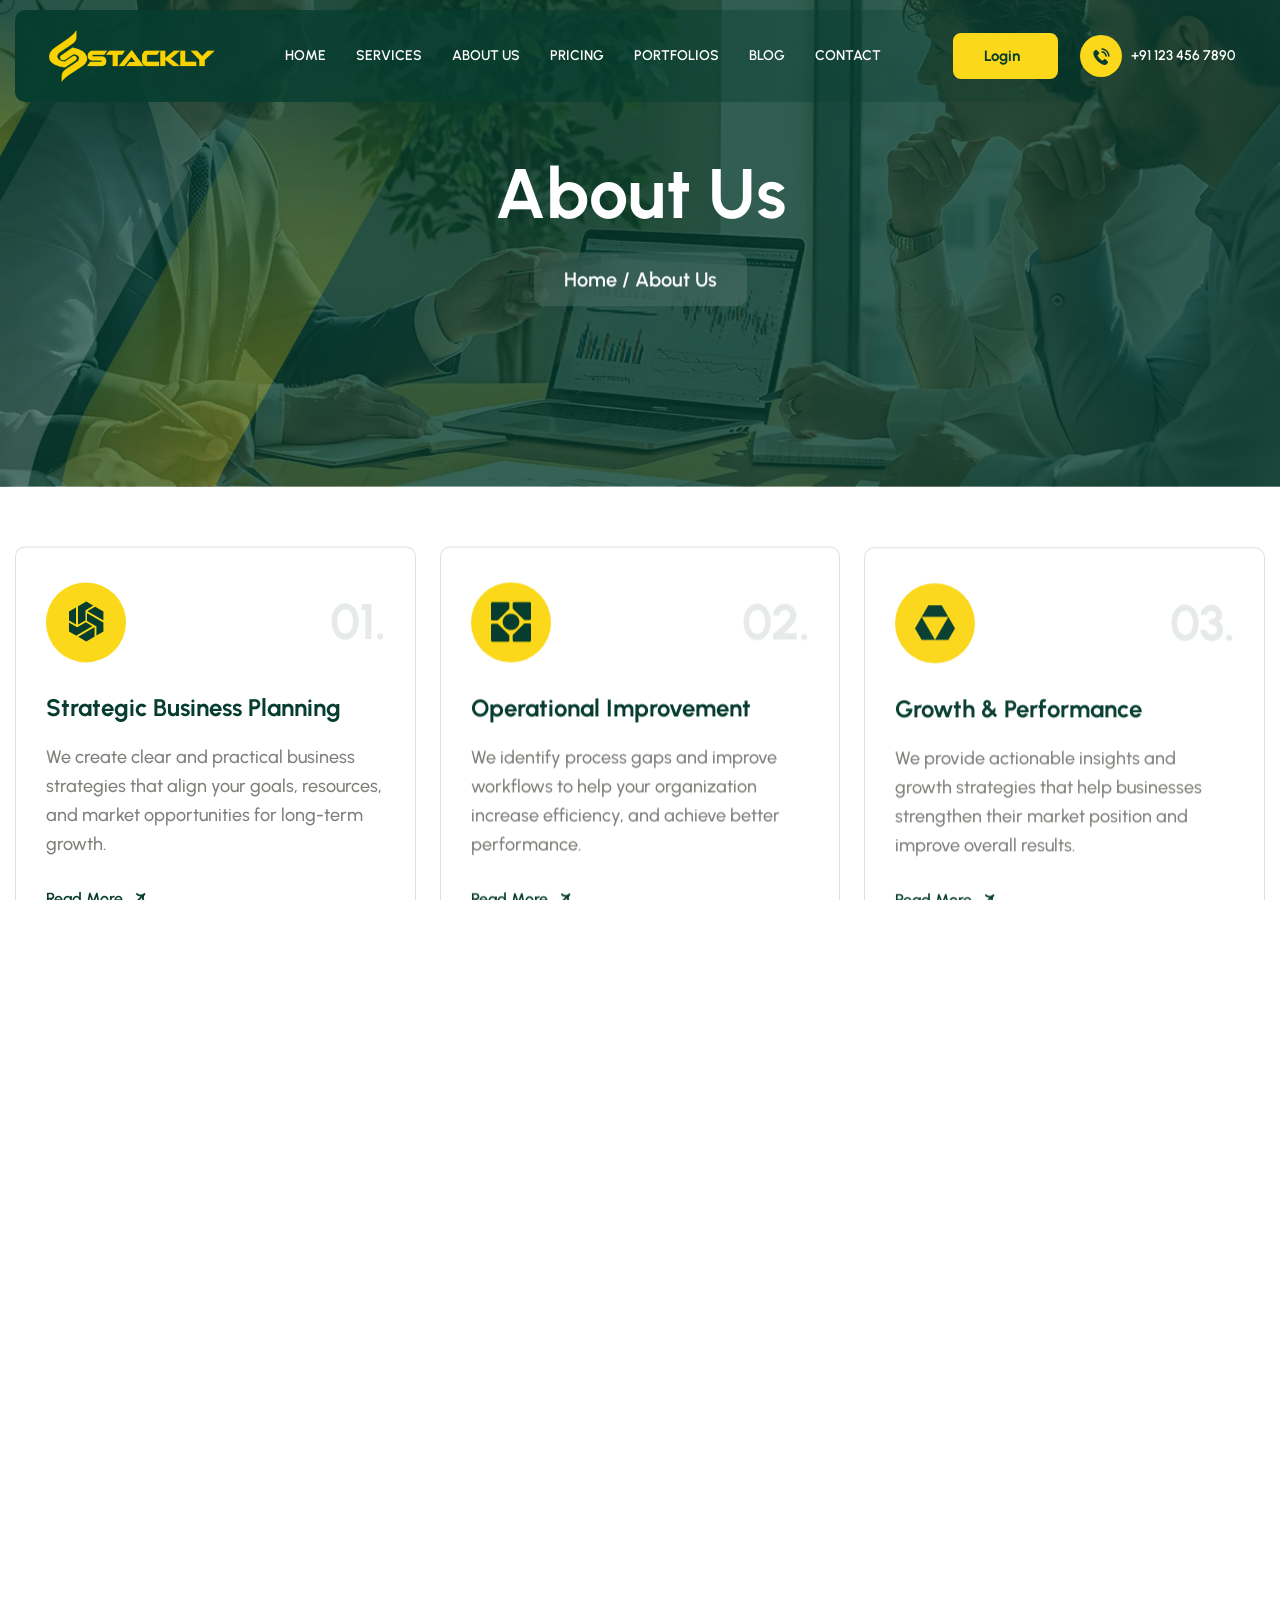
<file: about.html>
<!doctype html>
<html class="no-js" lang="en">

<head>
  <meta charset="utf-8">
  <meta http-equiv="x-ua-compatible" content="ie=edge">
  <meta name="viewport" content="width=device-width, initial-scale=1">
  <meta name="description" content="">

  <!-- Site Title -->
  <title>About - Business Consulting</title>

  <!-- CSS here -->
  <link rel="stylesheet" href="assets/css/bootstrap.min.css">
  <link rel="stylesheet" href="assets/css/pxn-icons.css">
  <link rel="stylesheet" href="assets/css/meanmenu.min.css">
  <link rel="stylesheet" href="assets/css/nice-select.min.css">
  <link rel="stylesheet" href="assets/css/swiper.min.css">
  <link rel="stylesheet" href="assets/css/glightbox.min.css">
  <link rel="stylesheet" href="assets/css/leaflet.min.css">

  <link rel="stylesheet" href="assets/css/main.css">
</head>

<body class="absolute-header">

  <!-- Magic Cursor -->
  <div class="mouse-cursor cursor-outer"></div>
  <div class="mouse-cursor cursor-inner"></div>
  <!-- Magic Cursor -->

  <!-- Preloader Start -->
  <div class="preloader" id="pxn-preloader">
    <div class="loader_content">
      <div class="loading"></div>
      <div class="loader_image"><img src="assets/images/loader.webp" alt="Loader"></div>
    </div>
  </div>
  <!-- Preloader End -->

  <!-- back to top start -->
  <div class="pxn_back-to-top">
    <svg class="progress-circle svg-content" width="100%" height="100%" viewBox="-1 -1 102 102">
      <path d="M50,1 a49,49 0 0,1 0,98 a49,49 0 0,1 0,-98" />
    </svg>
  </div>
  <!-- back to top end -->

  <!-- Header -->
<header class="pxn-header pxn-header-2 header-absolute" id="mainHeader">
    <div class="pxn_header_main">
        <div class="container-fluid">
            <div class="pxn_header_main_wrap">

                <!-- LOGO -->
                <a class="pxn_site_logo" href="index.html">
                    <img src="assets/images/logos/logo.webp" alt="Stackly">
                </a>

                <!-- DESKTOP AREA -->
                <div class="pxn_header_desktop">

                    <nav class="pxn_main_navigation">
                        <ul>
                            <li><a href="index.html">Home</a></li>
                            <li><a href="services.html">Services</a></li>
                            <li><a href="about.html">About Us</a></li>
                            <li><a href="pricing.html">Pricing</a></li>
                            <li><a href="portfolios.html">Portfolios</a></li>
                            <li><a href="blog.html">Blog</a></li>
                            <li><a href="contact.html">Contact</a></li>
                        </ul>
                    </nav>

                    <!-- DESKTOP LOGIN -->
                    <a href="signin.html" class="header_login_btn">
                        <span>Login</span>
                        <i class="pxni-user"></i>
                    </a>

                    <!-- DESKTOP PHONE -->
                    <a class="header_phone">
                        <span class="header_phone_icon">
                            <i class="pxni-phone"></i>
                        </span>
                        <span>+91 123 456 7890</span>
                    </a>

                </div>

                <!-- MOBILE HAMBURGER -->
                <button
                    type="button"
                    class="mobile_hamburger"
                    id="mobileHamburger"
                    aria-label="Open menu"
                    aria-expanded="false"
                >
                    <span></span>
                    <span></span>
                    <span></span>
                </button>

            </div>
        </div>
    </div>

    <!-- MOBILE NAV -->
    <div class="custom_mobile_menu" id="customMobileMenu">

        <nav>
            <ul>
                <li><a href="index.html">Home</a></li>
                <li><a href="services.html">Services</a></li>
                <li><a href="about.html">About Us</a></li>
                <li><a href="pricing.html">Pricing</a></li>
                <li><a href="portfolios.html">Portfolios</a></li>
                <li><a href="blog.html">Blog</a></li>
                <li><a href="contact.html">Contact</a></li>
            </ul>

            <!-- LOGIN INSIDE MOBILE MENU -->
            <div class="custom_mobile_login">
                <a href="signin.html">
                    <i class="pxni-user"></i>
                    <span>Login</span>
                </a>
            </div>
        </nav>

    </div>
</header>
  <!-- end: Header Area -->

  <div id="smooth-wrapper">
    <div id="smooth-content">

      <!-- start: Page Header -->
      <div class="pxn-page-header" data-bg-image="./assets/images/services/h2-service-bg-img.webp">

        <img src="./assets/images/page-header/page-header-shape.webp" alt="Shape" class="left_shape">

        <div class="container">
          <div class="row">
            <div class="col">
              <div class="pxn_page_header_content">
                <h1 class="page_title pxn-split-text">About Us</h1>
                <div class="pxn_breadcrumb pxn-fade">
                  <span><a href="index.html">Home</a></span>
                  /
                  <span class="current">About Us</span>
                </div>
              </div>
            </div>
          </div>
        </div>
      </div>
      <!-- end: Page Header -->

      <main id="content" class="site-main pxn-conetnt">

        <!-- start: Feature Section -->
        <section class="pxn-h3-feature-section about-page">
          <div class="container-fluid">
            <div class="row">
              <div class="col">
                <div class="pxn-h3_feature_wrap">
                  <div class="pxn_feature_box pxn-fade">
                    <div class="feature_box_header">
                      <div class="feature_icon">
                        <i class="pxni-strategy"></i>
                      </div>
                      <div class="feature_no">01.</div>
                    </div>
                    <h2 class="feature_title">Strategic Business Planning</h2>
                    <div class="feature_desc"> We create clear and practical business strategies that align your goals,
    resources, and market opportunities for long-term growth.</div>
                    <a href="404.html" class="feature_btn pxn-btn-text-inline">
                      <span class="btn_text"><span>Read More</span></span>
                      <span class="btn_icon"><i class="pxni-arrow-right"></i></span>
                    </a>
                  </div>

                  <div class="pxn_feature_box pxn-fade" data-delay=".3">
                    <div class="feature_box_header">
                      <div class="feature_icon">
                        <i class="pxni-planning"></i>
                      </div>
                      <div class="feature_no">02.</div>
                    </div>
                    <h2 class="feature_title">Operational Improvement</h2>
                    <div class="feature_desc">We identify process gaps and improve workflows to help your organization
    increase efficiency, and achieve better performance.</div>
                    <a href="404.html" class="feature_btn pxn-btn-text-inline">
                      <span class="btn_text"><span>Read More</span></span>
                      <span class="btn_icon"><i class="pxni-arrow-right"></i></span>
                    </a>
                  </div>

                  <div class="pxn_feature_box pxn-fade" data-delay=".5">
                    <div class="feature_box_header">
                      <div class="feature_icon">
                        <i class="pxni-decisions"></i>
                      </div>
                      <div class="feature_no">03.</div>
                    </div>
                    <h2 class="feature_title">Growth & Performance</h2>
                    <div class="feature_desc">We provide actionable insights and growth strategies that help businesses
    strengthen their market position and improve overall results.</div>
                    <a href="404.html" class="feature_btn pxn-btn-text-inline">
                      <span class="btn_text"><span>Read More</span></span>
                      <span class="btn_icon"><i class="pxni-arrow-right"></i></span>
                    </a>
                  </div>
                </div>
              </div>
            </div>
          </div>
        </section>
        <!-- end: Feature Section -->

        <!-- start: About Section -->
        <section class="pxn-h1-about-section about-page">
          <div class="bg_shape pxn-fade" data-direction="left" data-delay="1.5"><img
              src="./assets/images/about/h1-about-bg-shape.webp" alt="Shape"></div>

          <div class="container">
            <div class="row">
              <div class="col">
                <div class="pxn-h1_about_wrapper">
                  <div class="pxn-h1_about_img">
                    <div class="pxn-img-reveal d-flex justify-content-end">
                      <img src="./assets/images/about/h1-about-img-1.webp" alt="About">

                      <img src="./assets/images/about/h1-about-img-2.webp" alt="About" class="circle_img">
                    </div>

                    <div class="border_line pxn-fade" data-direction="right" data-delay="1.3"></div>
                  </div>

                  <div class="pxn-h1_about_content">
                    <div class="section_heading">
                      <span class="sec_sub pxn-fade">About Our Consulting</span>
                      <h2 class="sec_title pxn-split-text">Smart Consulting for Ambitious Companies</h2>
                      <div class="sec_desc pxn-fade">We are a results-driven business consulting firm dedicated to
                        helping
                        organizations improve performance, optimize operations, and achieve sustainable growth.</div>
                    </div>

                    <div class="about_features">
                      <div class="pxn_icon_box pxn-fade">
                        <div class="icon"><i class="pxni-wining-time"></i></div>
                        <div class="title">Award Wining Time</div>
                      </div>

                      <div class="pxn_icon_box pxn-fade" data-delay=".25">
                        <div class="icon"><i class="pxni-success"></i></div>
                        <div class="title">Highest Success Rates</div>
                      </div>
                    </div>

                    <div class="about_key_feature">
                      <div class="pxn_author_signature pxn-fade">
                        <img src="./assets/images/about/h1-signature.webp" alt="Signature">
                        <span class="designation">CEO Co-Founder</span>
                      </div>
                      <ul class="pxn_list pxn-fade" data-delay=".25">
                        <li><i class="pxni-check"></i> Clear insights, actionable plans</li>
                        <li><i class="pxni-check"></i> Industry-experienced consultants</li>
                        <li><i class="pxni-check"></i> Scalable growth strategies</li>
                      </ul>
                    </div>

                    <div class="pxn-fade">
                      <a href="404.html" class="about_btn pxn-btn-primary">
                        <span class="btn_text"><span>More Details</span></span>
                        <span class="btn_icon"><i class="pxni-arrow-right"></i></span>
                      </a>
                    </div>
                  </div>
                </div>
              </div>
            </div>
          </div>
        </section>
        <!-- end: About Section -->

        <!-- start: Counter Section -->
        <section class="pxn-h3-counter-section about-page">
          <div class="radius_line pxn-fade">
            <svg xmlns="http://www.w3.org/2000/svg" viewBox="0 0 1921 263">

              <!-- Filled Area (inside the curve) -->
              <path class="curve-fill" d="M0 2C592 348 1328 347 1921 2V0H0Z" fill="black" />

              <!-- Curve Line -->
              <path class="curve-line" d="M0 2C592 348 1328 347 1921 2" fill="none" stroke="red" stroke-width="1"
                vector-effect="non-scaling-stroke" />

            </svg>
          </div>

          <div class="container-fluid">
            <div class="row">
              <div class="col">
                <div class="pxn-h3_counter_wrap pxn-fade">

                  <div class="pxn_counter_3 counter_item">
                    <div class="count">
                      <span class="pxn_counter-prefix"></span>
                      <span class="pxn_counter-number" data-duration="2000" data-to-value="30"
                        data-from-value="0">0</span>
                      <span class="pxn_counter-suffix">+</span>
                    </div>
                    <div class="title">Specialists With Real-<br>World Experience</div>
                  </div>

                  <hr>

                  <div class="pxn_counter_3 counter_item">
                    <div class="count">
                      <span class="pxn_counter-prefix"></span>
                      <span class="pxn_counter-number" data-duration="2000" data-to-value="99"
                        data-from-value="0">0</span>
                      <span class="pxn_counter-suffix">%</span>
                    </div>
                    <div class="title">Increased conversions <br>growth for clients</div>
                  </div>

                  <hr>

                  <div class="pxn_counter_3 counter_item">
                    <div class="count">
                      <span class="pxn_counter-prefix"></span>
                      <span class="pxn_counter-number" data-duration="2000" data-to-value="17"
                        data-from-value="0">0</span>
                      <span class="pxn_counter-suffix">K<sub>+</sub></span>
                    </div>
                    <div class="title">Creative and successfully <br>delivered projects</div>
                  </div>

                  <hr>

                  <div class="pxn_counter_3 counter_item">
                    <div class="count">
                      <span class="pxn_counter-prefix"></span>
                      <span class="pxn_counter-number" data-duration="2000" data-to-value="43"
                        data-from-value="0">0</span>
                      <span class="pxn_counter-suffix"><sub>+</sub></span>
                    </div>
                    <div class="title">Award-winning web <br>design services</div>
                  </div>
                </div>
              </div>
            </div>
          </div>
        </section>
        <!-- end: Counter Section -->

        <!-- start: Progress Section -->
        <section class="pxn-h3-progress-section">
          <div class="container-fluid">
            <div class="row">
              <div class="col">
                <div class="pxn-h3_progress_wrap">
                  <div class="bg_img pxn-img-parallax" data-bg-image="./assets/images/progress/h3-progress-bg-img.webp">
                  </div>

                  <div class="container">
                    <div class="row">
                      <div class="col">
                        <div class="progress_content_wrap">
                          <div class="progress_content">
                            <h2 class="title pxn-split-text">Skills & Expertise</h2>
                            <div class="desc pxn-fade">Our skills and experience are built on years of
                              hands-on consulting across
                              diverse
                              industries.</div>

                            <div class="pxn_progress_item pxn-fade">
                              <div class="progress_title">Business Consultants</div>

                              <div class="pxn_progress">
                                <div class="progress_bar" data-percent="65">
                                  <span class="progress_percent">0%</span>
                                </div>
                              </div>
                            </div>

                            <div class="pxn_progress_item pxn-fade">
                              <div class="progress_title">Client Communication</div>

                              <div class="pxn_progress">
                                <div class="progress_bar" data-percent="83">
                                  <span class="progress_percent">0%</span>
                                </div>
                              </div>
                            </div>
                          </div>
                        </div>
                      </div>
                    </div>
                  </div>
                </div>
              </div>
            </div>
          </div>
        </section>
        <!-- end: Progress Section -->

        <!-- start: Team Section -->
        <section class="pxn-h1-team-section section-padding">
          <div class="container">
            <div class="row">
              <div class="col">
                <div class="pxn-h1_team_wrapper">
                  <div class="section_heading text-center">
                    <span class="sec_sub pxn-fade">Meet the Team</span>
                    <h2 class="sec_title pxn-split-text">Meet Our Leadership and Consulting Team</h2>
                  </div>

                  <div class="team_wrapper">
                    <div class="pxn-h1_team_member">
                      <div class="member_image pxn-zoom-in">
                        <img src="./assets/images/team/h1-team-img-1.webp" alt="Team">
                      </div>

                      <div class="member_content">
                        <div class="designation">Financial Analyst</div>
                        <h3 class="name">Michael Anderson</h3>

                        <ul class="pxn_socials">
                          <li><a class="icon" href="404.html"><i
                                class="pxni-facebook-line"></i></a></li>
                          <li><a class="icon" href="404.html"><i
                                class="pxni-instagram-line"></i></a></li>
                          <li><a class="icon" href="404.html"><i
                                class="pxni-linkedin-line"></i></a></li>
                        </ul>
                      </div>
                    </div>

                    <div class="pxn-h1_team_member">
                      <div class="member_image pxn-zoom-in">
                        <img src="./assets/images/team/h1-team-img-2.webp" alt="Team">
                      </div>
                      <div class="member_content">
                        <div class="designation">Co-Founder</div>
                        <h3 class="name">Elina Blackwood</h3>

                        <ul class="pxn_socials">
                          <li><a class="icon" href="404.html"><i
                                class="pxni-facebook-line"></i></a></li>
                          <li><a class="icon" href="404.html"><i
                                class="pxni-instagram-line"></i></a></li>
                          <li><a class="icon" href="404.html"><i
                                class="pxni-linkedin-line"></i></a></li>
                        </ul>
                      </div>
                    </div>

                    <div class="pxn-h1_team_member">
                      <div class="member_image pxn-zoom-in">
                        <img src="./assets/images/team/h1-team-img-3.webp" alt="Team">
                      </div>
                      <div class="member_content">
                        <div class="designation">Brand Manager</div>
                        <h3 class="name">Robert B. Williams</h3>

                        <ul class="pxn_socials">
                          <li><a class="icon" href="404.html"><i
                                class="pxni-facebook-line"></i></a></li>
                          <li><a class="icon" href="404.html"><i
                                class="pxni-instagram-line"></i></a></li>
                          <li><a class="icon" href="404.html"><i
                                class="pxni-linkedin-line"></i></a></li>
                        </ul>
                      </div>
                    </div>

                    <div class="pxn-h1_team_member">
                      <div class="member_image pxn-zoom-in">
                        <img src="./assets/images/team/h1-team-img-4.webp" alt="Team">
                      </div>
                      <div class="member_content">
                        <div class="designation">Product Owner</div>
                        <h3 class="name">Sarah Williams</h3>

                        <ul class="pxn_socials">
                          <li><a class="icon" href="404.html"><i
                                class="pxni-facebook-line"></i></a></li>
                          <li><a class="icon" href="404.html"><i
                                class="pxni-instagram-line"></i></a></li>
                          <li><a class="icon" href="404.html"><i
                                class="pxni-linkedin-line"></i></a></li>
                        </ul>
                      </div>
                    </div>
                  </div>
                </div>
              </div>
            </div>
          </div>
        </section>
        <!-- end: Team Section -->

        <!-- start: Projects Section -->
        <section class="pxn-h1-projects-section section-padding">
          <div class="bg_right_shape pxn-fade" data-direction="right" data-delay="1.5"><img
              src="./assets/images/projects/h1-project-right-shape.webp" alt="Shape"></div>
          <div class="bg_left_shape  pxn-fade" data-direction="left" data-delay="1.5"><img
              src="./assets/images/projects/h1-project-left-shape.webp" alt="Shape"></div>

          <div class="container">
            <div class="row">
              <div class="col">
                <div class="pxn-h1_projects_wrapper">
                  <div class="section_heading text-center">
                    <span class="sec_sub pxn-fade">Latest Project</span>
                    <h2 class="sec_title pxn-split-text">Business Transformation That Delivers Results</h2>
                  </div>

                  <div class="pxn-h1_projects_wrap grid">
                    <div class="grid-sizer"></div>
                    <div class="gutter-sizer"></div>

                    <div class="pxn-h1_project_item grid-item">
                      <div class="pxn-h1_project_item_inner">
                        <div class="project_img pxn-zoom-in pxn-hover-btn-wrapper">
                          <a href="404.html">
                            <div class="pxn-hover-btn-item">
                              <img src="./assets/images/projects/h1-project-img-1.webp" alt="Project">
                            </div>
                          </a>

                          <div class="project_content">
                            <div class="project_cat">
                              <a class="category" href="404.html">Strategy</a>,
                              <a class="category" href="404.html">Growth</a>
                            </div>
                            <h3 class="project_title"><a href="404.html">Business Analytics &
                                Reporting</a>
                            </h3>
                          </div>
                        </div>
                      </div>
                    </div>

                    <div class="pxn-h1_project_item grid-item">
                      <div class="pxn-h1_project_item_inner">
                        <div class="project_img pxn-zoom-in pxn-hover-btn-wrapper">
                          <a href="404.html">
                            <div class="pxn-hover-btn-item">
                              <img src="./assets/images/projects/h1-project-img-2.webp" alt="Project">
                            </div>
                          </a>

                          <div class="project_content">
                            <div class="project_cat">
                              <a class="category" href="404.html">Strategy</a>,
                              <a class="category" href="404.html">Growth</a>
                            </div>
                            <h3 class="project_title"><a href="404.html">Sales and Marketing Strategy</a>
                            </h3>
                          </div>
                        </div>
                      </div>
                    </div>

                    <div class="pxn-h1_project_item grid-item">
                      <div class="pxn-h1_project_item_inner">
                        <div class="project_img pxn-zoom-in pxn-hover-btn-wrapper">
                          <a href="404.html">
                            <div class="pxn-hover-btn-item">
                              <img src="./assets/images/projects/h1-project-img-4.webp" alt="Project">
                            </div>
                          </a>

                          <div class="project_content">
                            <div class="project_cat">
                              <a class="category" href="404.html">Strategy</a>,
                              <a class="category" href="404.html">Growth</a>
                            </div>
                            <h3 class="project_title"><a href="404.html">Business Process Optimization</a>
                            </h3>
                          </div>
                        </div>
                      </div>
                    </div>

                    <div class="pxn-h1_project_item grid-item">
                      <div class="pxn-h1_project_item_inner">
                        <div class="project_img pxn-zoom-in pxn-hover-btn-wrapper">
                          <a href="404.html">
                            <div class="pxn-hover-btn-item">
                              <img src="./assets/images/projects/h1-project-img-3.webp" alt="Project">
                            </div>
                          </a>

                          <div class="project_content">
                            <div class="project_cat">
                              <a class="category" href="404.html">Strategy</a>,
                              <a class="category" href="404.html">Growth</a>
                            </div>
                            <h3 class="project_title"><a href="404.html">Financial Planning &
                                Forecasting</a>
                            </h3>
                          </div>
                        </div>
                      </div>
                    </div>
                  </div>
                </div>
              </div>
            </div>
          </div>
        </section>
        <!-- end: Projects Section -->

        <!-- start: Testimonial Section -->
        <section class="pxn-h3-testimonial-section">

          <img src="./assets/images/testimonial/h3-testimonial-left-shape.webp" alt="Shape"
            class="left_shape pxn-bounce-y">

          <div class="container">
            <div class="row">
              <div class="col">
                <div class="pxn-h3_testimonial_wrap">
                  <div class="section_heading">
                    <div class="heading_text">
                      <span class="sec_sub pxn-fade">Clients Feedback</span>
                      <h2 class="sec_title pxn-split-text">Client Experiences That Speak for Themselves</h2>
                    </div>

                    <div class="client_review pxn-fade" data-delay=".3">
                      <ul class="pxn_user_list">
                        <li><img src="./assets/images/users/user-img-1.webp" alt="user"></li>
                        <li><img src="./assets/images/users/user-img-2.webp" alt="user"></li>
                        <li><img src="./assets/images/users/user-img-3.webp" alt="user"></li>
                        <li><img src="./assets/images/users/user-img-plus.webp" alt="user"></li>
                      </ul>

                      <div class="google_review">
                        <div class="pxn_review">
                          <div class="pxn-rating-wrapper" content="5" role="img" aria-label="Rated 5 out of 5">
                            <div class="r-icon">
                              <div class="r-icon-wrapper r-icon-marked">
                                <i aria-hidden="true" class="pxni-star"></i>
                              </div>
                              <div class="r-icon-wrapper r-icon-unmarked">
                                <i aria-hidden="true" class="pxni-star"></i>
                              </div>
                            </div>
                            <div class="r-icon">
                              <div class="r-icon-wrapper r-icon-marked">
                                <i aria-hidden="true" class="pxni-star"></i>
                              </div>
                              <div class="r-icon-wrapper r-icon-unmarked">
                                <i aria-hidden="true" class="pxni-star"></i>
                              </div>
                            </div>
                            <div class="r-icon">
                              <div class="r-icon-wrapper r-icon-marked">
                                <i aria-hidden="true" class="pxni-star"></i>
                              </div>
                              <div class="r-icon-wrapper r-icon-unmarked">
                                <i aria-hidden="true" class="pxni-star"></i>
                              </div>
                            </div>
                            <div class="r-icon">
                              <div class="r-icon-wrapper r-icon-marked">
                                <i aria-hidden="true" class="pxni-star"></i>
                              </div>
                              <div class="r-icon-wrapper r-icon-unmarked">
                                <i aria-hidden="true" class="pxni-star"></i>
                              </div>
                            </div>
                            <div class="r-icon">
                              <div class="r-icon-wrapper r-icon-marked">
                                <i aria-hidden="true" class="pxni-star"></i>
                              </div>
                              <div class="r-icon-wrapper r-icon-unmarked">
                                <i aria-hidden="true" class="pxni-star"></i>
                              </div>
                            </div>
                          </div>
                          <span class="rating-label">Google Rating</span>
                        </div>
                        <img src="./assets/images/testimonial/google.webp" alt="Google">
                      </div>
                    </div>
                  </div>

                  <div class="testimonial_wrap pxn-fade" data-delay=".3">
                    <div class="testimonial_img">
                      <img src="./assets/images/testimonial/h3-testimonial-img.webp" alt="Testimonial">
                    </div>

                    <div class="pxn-h3_testimonial_carousel swiper">
                      <div class="swiper-wrapper">
                        <div class="swiper-slide pxn_testimonial style-3">
                          <div class="pxn_testimonial_inner">
                            <div class="testimonial_header">
                              <div class="pxn-rating-wrapper" content="4.5" role="img" aria-label="Rated 4.5 out of 5">
                                <div class="pxn-rating-wrapper-inner">
                                  <div class="r-icon">
                                    <div class="r-icon-wrapper r-icon-marked">
                                      <i aria-hidden="true" class="pxni-star"></i>
                                    </div>
                                    <div class="r-icon-wrapper r-icon-unmarked">
                                      <i aria-hidden="true" class="pxni-star"></i>
                                    </div>
                                  </div>
                                  <div class="r-icon">
                                    <div class="r-icon-wrapper r-icon-marked">
                                      <i aria-hidden="true" class="pxni-star"></i>
                                    </div>
                                    <div class="r-icon-wrapper r-icon-unmarked">
                                      <i aria-hidden="true" class="pxni-star"></i>
                                    </div>
                                  </div>
                                  <div class="r-icon">
                                    <div class="r-icon-wrapper r-icon-marked">
                                      <i aria-hidden="true" class="pxni-star"></i>
                                    </div>
                                    <div class="r-icon-wrapper r-icon-unmarked">
                                      <i aria-hidden="true" class="pxni-star"></i>
                                    </div>
                                  </div>
                                  <div class="r-icon">
                                    <div class="r-icon-wrapper r-icon-marked">
                                      <i aria-hidden="true" class="pxni-star"></i>
                                    </div>
                                    <div class="r-icon-wrapper r-icon-unmarked">
                                      <i aria-hidden="true" class="pxni-star"></i>
                                    </div>
                                  </div>
                                  <div class="r-icon">
                                    <div class="r-icon-wrapper r-icon-marked"
                                      style="--r-rating-icon-marked-width: 50%;">
                                      <i aria-hidden="true" class="pxni-star"></i>
                                    </div>
                                    <div class="r-icon-wrapper r-icon-unmarked">
                                      <i aria-hidden="true" class="pxni-star"></i>
                                    </div>
                                  </div>
                                </div>

                                <span class="rating-label">(4.5)</span>
                              </div>
                            </div>

                            <div class="testimonial_text">
                              “Working with this consulting team transformed the way we approach
                              growth. Their insights were clear, data-driven, & immediately actionable.
                              We saw measurable improvements within months. From strategy to
                              execution, their consultants ...”
                            </div>

                            <div class="testimonial_author">
                              <div class="author_img"><img
                                  src="./assets/images/testimonial/h1-testimonial-author-img-1.webp" alt="Author"></div>
                              <div class="author_info">
                                <div class="designation">Business Analyst</div>
                                <div class="name">Jonathan William</div>
                              </div>
                            </div>
                          </div>
                        </div>

                        <div class="swiper-slide pxn_testimonial style-3">
                          <div class="pxn_testimonial_inner">
                            <div class="testimonial_header">
                              <div class="pxn-rating-wrapper" content="4.5" role="img" aria-label="Rated 4.5 out of 5">
                                <div class="pxn-rating-wrapper-inner">
                                  <div class="r-icon">
                                    <div class="r-icon-wrapper r-icon-marked">
                                      <i aria-hidden="true" class="pxni-star"></i>
                                    </div>
                                    <div class="r-icon-wrapper r-icon-unmarked">
                                      <i aria-hidden="true" class="pxni-star"></i>
                                    </div>
                                  </div>
                                  <div class="r-icon">
                                    <div class="r-icon-wrapper r-icon-marked">
                                      <i aria-hidden="true" class="pxni-star"></i>
                                    </div>
                                    <div class="r-icon-wrapper r-icon-unmarked">
                                      <i aria-hidden="true" class="pxni-star"></i>
                                    </div>
                                  </div>
                                  <div class="r-icon">
                                    <div class="r-icon-wrapper r-icon-marked">
                                      <i aria-hidden="true" class="pxni-star"></i>
                                    </div>
                                    <div class="r-icon-wrapper r-icon-unmarked">
                                      <i aria-hidden="true" class="pxni-star"></i>
                                    </div>
                                  </div>
                                  <div class="r-icon">
                                    <div class="r-icon-wrapper r-icon-marked">
                                      <i aria-hidden="true" class="pxni-star"></i>
                                    </div>
                                    <div class="r-icon-wrapper r-icon-unmarked">
                                      <i aria-hidden="true" class="pxni-star"></i>
                                    </div>
                                  </div>
                                  <div class="r-icon">
                                    <div class="r-icon-wrapper r-icon-marked"
                                      style="--r-rating-icon-marked-width: 50%;">
                                      <i aria-hidden="true" class="pxni-star"></i>
                                    </div>
                                    <div class="r-icon-wrapper r-icon-unmarked">
                                      <i aria-hidden="true" class="pxni-star"></i>
                                    </div>
                                  </div>
                                </div>

                                <span class="rating-label">(4.5)</span>
                              </div>
                            </div>

                            <div class="testimonial_text">
                              “From initial analysis to execution,
                              their expertise and professionalism were evident at every stage. We gained clarity,
                              confidence
                              and a strong roadmap that..”
                            </div>

                            <div class="testimonial_author">
                              <div class="author_img"><img
                                  src="./assets/images/testimonial/h1-testimonial-author-img-2.webp" alt="Author"></div>
                              <div class="author_info">
                                <div class="designation">Growth Strategist</div>
                                <div class="name">Alexander James</div>
                              </div>
                            </div>
                          </div>
                        </div>

                        <div class="swiper-slide pxn_testimonial style-3">
                          <div class="pxn_testimonial_inner">
                            <div class="testimonial_header">
                              <div class="pxn-rating-wrapper" content="4.5" role="img" aria-label="Rated 4.5 out of 5">
                                <div class="pxn-rating-wrapper-inner">
                                  <div class="r-icon">
                                    <div class="r-icon-wrapper r-icon-marked">
                                      <i aria-hidden="true" class="pxni-star"></i>
                                    </div>
                                    <div class="r-icon-wrapper r-icon-unmarked">
                                      <i aria-hidden="true" class="pxni-star"></i>
                                    </div>
                                  </div>
                                  <div class="r-icon">
                                    <div class="r-icon-wrapper r-icon-marked">
                                      <i aria-hidden="true" class="pxni-star"></i>
                                    </div>
                                    <div class="r-icon-wrapper r-icon-unmarked">
                                      <i aria-hidden="true" class="pxni-star"></i>
                                    </div>
                                  </div>
                                  <div class="r-icon">
                                    <div class="r-icon-wrapper r-icon-marked">
                                      <i aria-hidden="true" class="pxni-star"></i>
                                    </div>
                                    <div class="r-icon-wrapper r-icon-unmarked">
                                      <i aria-hidden="true" class="pxni-star"></i>
                                    </div>
                                  </div>
                                  <div class="r-icon">
                                    <div class="r-icon-wrapper r-icon-marked">
                                      <i aria-hidden="true" class="pxni-star"></i>
                                    </div>
                                    <div class="r-icon-wrapper r-icon-unmarked">
                                      <i aria-hidden="true" class="pxni-star"></i>
                                    </div>
                                  </div>
                                  <div class="r-icon">
                                    <div class="r-icon-wrapper r-icon-marked"
                                      style="--r-rating-icon-marked-width: 50%;">
                                      <i aria-hidden="true" class="pxni-star"></i>
                                    </div>
                                    <div class="r-icon-wrapper r-icon-unmarked">
                                      <i aria-hidden="true" class="pxni-star"></i>
                                    </div>
                                  </div>
                                </div>

                                <span class="rating-label">(4.5)</span>
                              </div>
                            </div>

                            <div class="testimonial_text">
                              “The consultants took the time to understand our challenges and delivered solutions
                              tailored
                              to
                              our goals. Their hands-on support and structured approach made..”
                            </div>

                            <div class="testimonial_author">
                              <div class="author_img"><img
                                  src="./assets/images/testimonial/h1-testimonial-author-img-2.webp" alt="Author"></div>
                              <div class="author_info">
                                <div class="designation">Growth Strategist</div>
                                <div class="name">Alexander James</div>
                              </div>
                            </div>
                          </div>
                        </div>
                      </div>

                      <div class="pxn_slider-pagination"></div>
                    </div>
                  </div>
                </div>
              </div>
            </div>
          </div>
        </section>
        <!-- end: Testimonial Section -->

   
      </main>

       <!-- start: Footer -->
      <footer class="pxn-footer pxn-footer-2 overflow-hidden" data-bg-image="./assets/images/footer/h1-footer-bg.webp">
        <div class="footer_widgets">
          <div class="container">
            <div class="row">
              <div class="col">
                <div class="footer_widgets_wrap">
                  <div class="pxn_footer_widget footer_info_widget">
                    <div class="footer_logo">
                      <a href="index.html" class="logo"><img src="./assets/images/logos/logo.webp"
                          alt="LOGO"></a>
                    </div>
                    <div class="footer_desc">Refresh your skills, our team of experienced
                      instructors will guide you every step the
                      way. Our comprehensive ..</div>

   <form id="subscriptionForm" action="404.html" method="get" novalidate>
  <div class="pxn_footer_subscription">
    <input
      type="email"
      name="s_email"
      id="s_email"
      placeholder="Enter your email"
      required
    >

    <button type="submit">
      <i class="pxni-send"></i>
    </button>
  </div>
</form>

<script>
document.getElementById("subscriptionForm").addEventListener("submit", function (e) {
  e.preventDefault();

  const emailInput = document.getElementById("s_email");
  const email = emailInput.value.trim();

  const emailPattern = /^[a-zA-Z0-9._%+-]+@[a-zA-Z0-9.-]+\.[a-zA-Z]{2,}$/;

  if (email === "") {
    emailInput.setCustomValidity("Please enter your email address.");
    emailInput.reportValidity();
    return;
  }

  if (!emailPattern.test(email)) {
    emailInput.setCustomValidity("Please enter a valid email address.");
    emailInput.reportValidity();
    return;
  }

  emailInput.setCustomValidity("");

  // Proper email entered → go to 404 page
  window.location.href = "404.html";
});
</script>

                    <ul class="pxn_socials_2 footer_socials">
                      <li><a class="social" href="404.html"><i
                            class="pxni-facebook"></i></a>
                      </li>
                      <li><a class="social" href="404.html"><i class="pxni-x-twitter"></i></a>
                      </li>
                      <li><a class="social" href="404.html"><i
                            class="pxni-linkedin"></i></a>
                      </li>
                      <li><a class="social" href="404.html"><i
                            class="pxni-instagram"></i></a>
                      </li>
                    </ul>
                  </div>

                  <div class="footer_widgets_inner">
                    <div class="pxn_footer_widget widget-nav-menu">
                      <h2 class="footer_title">Our Services</h2>

                      <ul>
                        <li><a href="404.html">Business Process</a></li>
                        <li><a href="404.html">Financial Management</a></li>
                        <li><a href="404.html">Market Research</a></li>
                        <li><a href="404.html">Change Management</a></li>
                        <li><a href="404.html">Market Research</a></li>
                      </ul>
                    </div>

                    <div class="pxn_footer_widget widget-nav-menu">
                      <h2 class="footer_title">Quick Links</h2>

                      <ul>
                        <li><a href="about.html">About Us</a></li>
                        <li><a href="portfolios.html">Our Portfolio</a></li>
                        <li><a href="blog.html">Blog Post</a></li>
                        <li><a href="contact.html">Contact Us</a></li>
                        <li><a href="pricing.html">Pricing Page</a></li>
                      </ul>
                    </div>

                    <div class="pxn_footer_widget footer_contact_info">
                      <h2 class="footer_title">Our Offices</h2>

                      <ul>
                        <li>
                          <span class="label">Headquarters- India</span>
                          <div class="text">Salem (major city in the state Tamilnadu).</div>
                        </li>
                        <li>
                          <span class="label">Operations - India</span>
                          <div class="text">Bangalore (major India's largest cities)</div>
                        </li>
                      </ul>
                    </div>

                    <div class="pxn_footer_widget footer_gallery">
  <h2 class="footer_title">Our Gallery</h2>

  <div class="gallery_wrap">

    <a class="gallery_item" href="404.html">
      <img src="./assets/images/gallery/h2-gallery-thumb-img-1.webp" alt="Gallery Image 1">
    </a>

    <a class="gallery_item" href="404.html">
      <img src="./assets/images/gallery/h2-gallery-thumb-img-2.webp" alt="Gallery Image 2">
    </a>

    <a class="gallery_item" href="404.html">
      <img src="./assets/images/gallery/h2-gallery-thumb-img-3.webp" alt="Gallery Image 3">
    </a>

    <a class="gallery_item" href="404.html">
      <img src="./assets/images/gallery/h2-gallery-thumb-img-4.webp" alt="Gallery Image 4">
    </a>

  </div>
</div>
                  </div>
                </div>
              </div>
            </div>
          </div>
        </div>

        <div class="footer_bottom">
          <div class="container">
            <div class="row">
              <div class="col">
                <div class="footer_bottom_wrap d-flex flex-wrap align-items-center justify-content-center">
                  <div class="pxn_copyright_text">&copy; <span>2026</span> Stackly. All Rights Reserved.</div>
                </div>
              </div>
            </div>
          </div>
        </div>
      </footer>
      <!-- end: Footer -->


    </div> <!-- end: smooth-content -->
  </div> <!-- end: smooth-wrapper -->

  <!-- JS here -->
  <script src="assets/js/jquery.min.js"></script>
  <script src="assets/js/bootstrap.bundle.min.js"></script>

  <script src="assets/js/gsap.min.js"></script>
  <script src="assets/js/gsap-scroll-trigger.min.js"></script>
  <script src="assets/js/gsap-scroll-to-plugin.min.js"></script>
  <script src="assets/js/gsap-scroll-smoother.js"></script>
  <script src="assets/js/gsap-split-text.min.js"></script>

  <script src="assets/js/meanmenu.min.js"></script>
  <script src="assets/js/nice-select.min.js"></script>
  <script src="assets/js/backtotop.min.js"></script>
  <script src="assets/js/swiper.min.js"></script>
  <script src="assets/js/masonry.pkgd.min.js"></script>
  <script src="assets/js/imagesloaded.pkgd.min.js"></script>
  <script src="assets/js/glightbox.min.js"></script>
  <script src="assets/js/charts.min.js"></script>
  <script src="assets/js/leaflet.min.js"></script>

  <!-- custom script -->
  <script src="assets/js/main.js"></script>
</body>

</html>
</file>
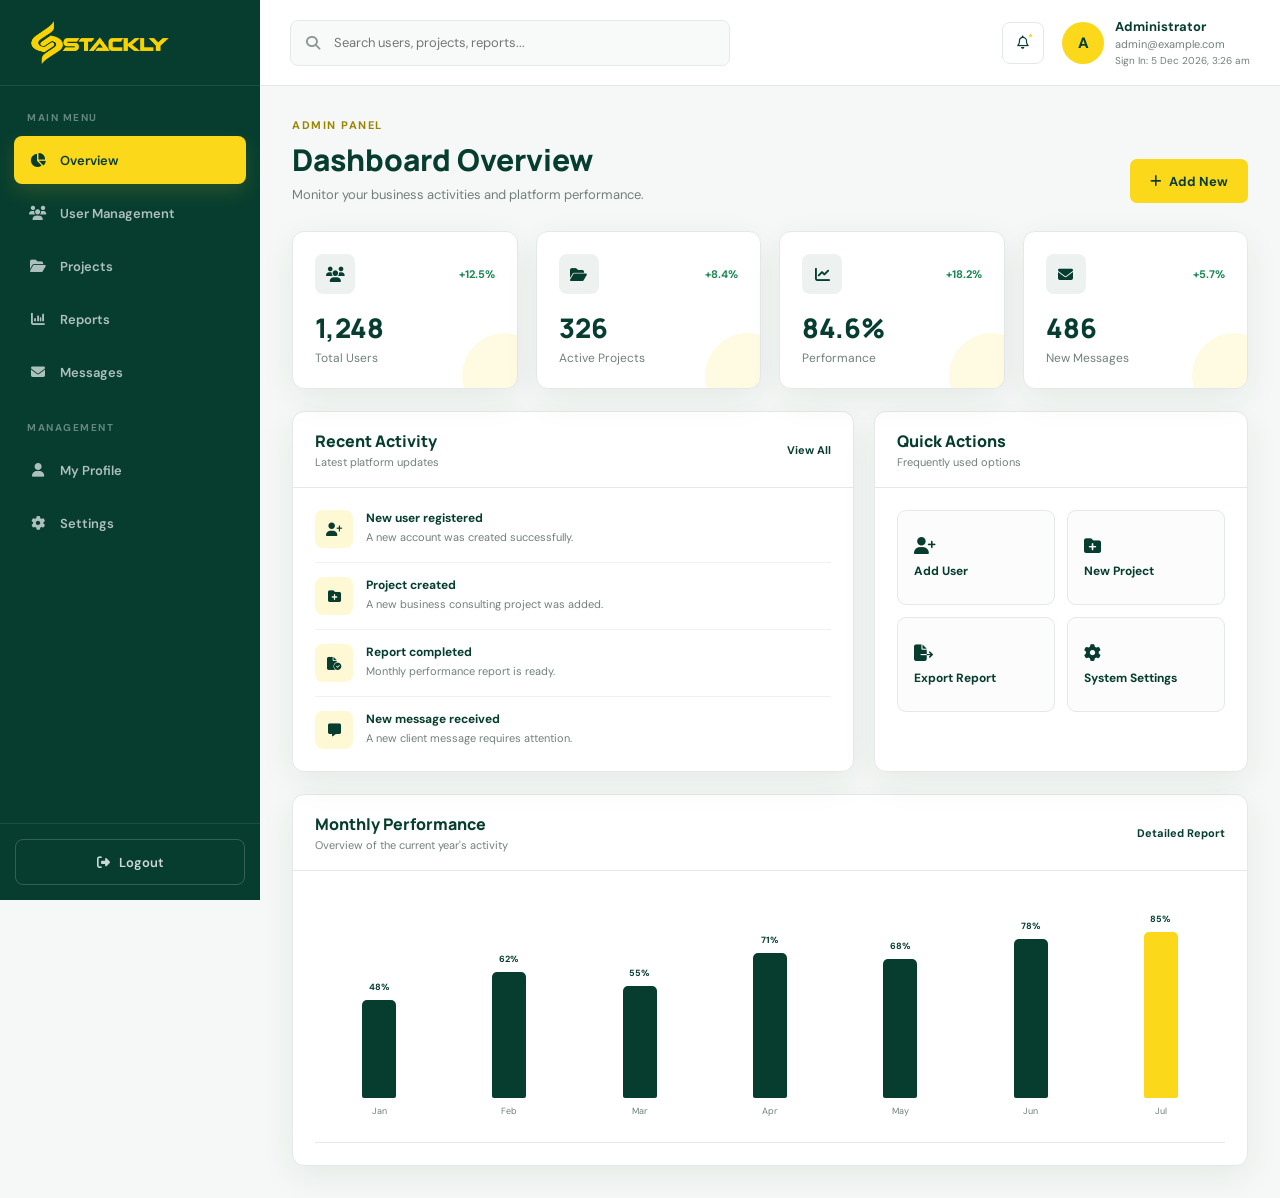
<file: admin-dashboard.html>
<!DOCTYPE html>
<html lang="en">

<head>
  <meta charset="UTF-8">
  <meta name="viewport" content="width=device-width, initial-scale=1.0">

  <title>Admin Dashboard | Stackly</title>

  <link rel="preconnect" href="https://fonts.googleapis.com">
  <link rel="preconnect" href="https://fonts.gstatic.com" crossorigin>

  <link
    href="https://fonts.googleapis.com/css2?family=DM+Sans:wght@400;500;600;700&family=Manrope:wght@500;600;700;800&display=swap"
    rel="stylesheet">

  <link
    rel="stylesheet"
    href="https://cdnjs.cloudflare.com/ajax/libs/font-awesome/6.7.2/css/all.min.css">

  <style>
    :root {
      --green: #063d2f;
      --green-light: #0b5743;
      --yellow: #fbd819;
      --white: #ffffff;
      --bg: #f5f8f6;
      --border: #e2e9e6;
      --text: #063d2f;
      --muted: #71807b;
      --danger: #dc3545;
      --success: #198754;
      --warning: #d69e00;
      --shadow: 0 10px 35px rgba(6, 61, 47, .07);
      --sidebar-width: 260px;
    }

    * {
      margin: 0;
      padding: 0;
      box-sizing: border-box;
    }

    html {
      scroll-behavior: smooth;
    }

    body {
      font-family: "DM Sans", sans-serif;
      background: var(--bg);
      color: var(--text);
      overflow-x: hidden;
    }

    button,
    input,
    select {
      font-family: inherit;
    }

    a {
      text-decoration: none;
    }

    /* =========================================
       SIDEBAR
    ========================================= */

    .admin_sidebar {
      position: fixed;
      top: 0;
      left: 0;
      z-index: 1000;
      width: var(--sidebar-width);
      height: 100vh;
      display: flex;
      flex-direction: column;
      background: var(--green);
      transition: .35s ease;
    }

    .sidebar_logo {
      height: 86px;
      padding: 20px 28px;
      display: flex;
      align-items: center;
      border-bottom: 1px solid rgba(255,255,255,.09);
    }

    .sidebar_logo img {
      width: 145px;
      height: auto;
      display: block;
    }

    .sidebar_menu {
      flex: 1;
      padding: 25px 14px;
      overflow-y: auto;
    }

    .menu_label {
      display: block;
      margin: 0 13px 12px;
      color: rgba(255,255,255,.38);
      font-size: 10px;
      font-weight: 700;
      letter-spacing: 1.5px;
      text-transform: uppercase;
    }

    .sidebar_menu ul {
      padding: 0;
      margin: 0;
      list-style: none;
    }

    .sidebar_menu li {
      margin-bottom: 5px;
    }

    .sidebar_menu a {
      position: relative;
      min-height: 48px;
      padding: 0 14px;
      display: flex;
      align-items: center;
      gap: 13px;
      border-radius: 8px;
      color: rgba(255,255,255,.68);
      font-size: 13px;
      font-weight: 600;
      transition: .3s ease;
    }

    .sidebar_menu a i {
      width: 19px;
      text-align: center;
      font-size: 14px;
    }

    .sidebar_menu a:hover {
      color: var(--yellow);
      background: rgba(255,255,255,.06);
      transform: translateX(3px);
    }

    .sidebar_menu a.active {
      color: var(--green);
      background: var(--yellow);
      box-shadow: 0 8px 20px rgba(251,216,25,.14);
    }

    .sidebar_menu a.active i {
      color: var(--green);
    }

    .sidebar_bottom {
      padding: 15px;
      border-top: 1px solid rgba(255,255,255,.09);
    }

    .logout_btn {
      width: 100%;
      height: 46px;
      display: flex;
      align-items: center;
      justify-content: center;
      gap: 9px;
      border: 1px solid rgba(255,255,255,.18);
      border-radius: 8px;
      background: transparent;
      color: rgba(255,255,255,.8);
      font-size: 13px;
      font-weight: 600;
      cursor: pointer;
      transition: .3s ease;
    }

    .logout_btn:hover {
      color: var(--green);
      background: var(--yellow);
      border-color: var(--yellow);
    }

    /* =========================================
       MOBILE OVERLAY
    ========================================= */

    .sidebar_overlay {
      position: fixed;
      inset: 0;
      z-index: 998;
      display: none;
      background: rgba(0,0,0,.45);
    }

    .sidebar_overlay.show {
      display: block;
    }

    /* =========================================
       MAIN
    ========================================= */

    .admin_main {
      min-height: 100vh;
      margin-left: var(--sidebar-width);
    }

    /* =========================================
       TOP HEADER
    ========================================= */

    .admin_header {
      position: sticky;
      top: 0;
      z-index: 900;
      height: 86px;
      padding: 0 30px;
      display: flex;
      align-items: center;
      justify-content: space-between;
      gap: 25px;
      background: rgba(255,255,255,.95);
      border-bottom: 1px solid var(--border);
      backdrop-filter: blur(15px);
    }

    .mobile_menu_btn {
      display: none;
      width: 42px;
      height: 42px;
      border: 1px solid var(--border);
      border-radius: 8px;
      background: var(--white);
      color: var(--green);
      cursor: pointer;
    }

    .header_search {
      position: relative;
      width: 100%;
      max-width: 440px;
    }

    .header_search i {
      position: absolute;
      top: 50%;
      left: 16px;
      transform: translateY(-50%);
      color: #8b9894;
      font-size: 14px;
    }

    .header_search input {
      width: 100%;
      height: 46px;
      padding: 0 18px 0 43px;
      border: 1px solid var(--border);
      border-radius: 8px;
      outline: none;
      background: #f8faf9;
      color: var(--green);
      font-size: 13px;
      transition: .3s ease;
    }

    .header_search input:focus {
      border-color: var(--yellow);
      background: var(--white);
      box-shadow: 0 0 0 3px rgba(251,216,25,.12);
    }

    .header_right {
      display: flex;
      align-items: center;
      gap: 18px;
    }

    .header_notification {
      position: relative;
      width: 42px;
      height: 42px;
      display: flex;
      align-items: center;
      justify-content: center;
      border: 1px solid var(--border);
      border-radius: 8px;
      background: var(--white);
      color: var(--green);
      cursor: pointer;
    }

    .notification_dot {
      position: absolute;
      top: 9px;
      right: 9px;
      width: 7px;
      height: 7px;
      border-radius: 50%;
      background: var(--yellow);
      border: 2px solid var(--white);
    }

    .header_user {
      display: flex;
      align-items: center;
      gap: 11px;
    }

    .user_avatar {
      width: 42px;
      height: 42px;
      display: flex;
      align-items: center;
      justify-content: center;
      border-radius: 50%;
      background: var(--yellow);
      color: var(--green);
      font-size: 15px;
      font-weight: 800;
    }

    .user_details strong {
      display: block;
      color: var(--green);
      font-size: 13px;
    }

    .user_details span {
      display: block;
      margin-top: 2px;
      color: var(--muted);
      font-size: 11px;
    }

    /* =========================================
       CONTENT
    ========================================= */

    .dashboard_content {
      padding: 32px;
    }

    .page_heading {
      margin-bottom: 28px;
      display: flex;
      align-items: flex-end;
      justify-content: space-between;
      gap: 20px;
    }

    .page_heading .eyebrow {
      display: block;
      margin-bottom: 7px;
      color: #9b8500;
      font-size: 11px;
      font-weight: 700;
      letter-spacing: 1.5px;
      text-transform: uppercase;
    }

    .page_heading h1 {
      margin-bottom: 6px;
      color: var(--green);
      font-family: "Manrope", sans-serif;
      font-size: 30px;
      font-weight: 800;
    }

    .page_heading p {
      color: var(--muted);
      font-size: 13px;
    }

    .header_action {
      min-height: 44px;
      padding: 0 18px;
      display: inline-flex;
      align-items: center;
      gap: 8px;
      border: 2px solid var(--yellow);
      border-radius: 7px;
      background: var(--yellow);
      color: var(--green);
      font-size: 13px;
      font-weight: 700;
      transition: .3s ease;
    }

    .header_action:hover {
      background: var(--green);
      border-color: var(--green);
      color: var(--white);
      transform: translateY(-2px);
    }

    /* =========================================
       DASHBOARD SECTIONS
    ========================================= */

    .dashboard_section {
      display: none;
      animation: sectionReveal .45s ease both;
    }

    .dashboard_section.active {
      display: block;
    }

    /* =========================================
       STAT CARDS
    ========================================= */

    .stats_grid {
      display: grid;
      grid-template-columns: repeat(4, 1fr);
      gap: 18px;
      margin-bottom: 22px;
    }

    .stat_card {
      position: relative;
      min-height: 145px;
      padding: 22px;
      overflow: hidden;
      background: var(--white);
      border: 1px solid var(--border);
      border-radius: 12px;
      box-shadow: var(--shadow);
      transition: .3s ease;
    }

    .stat_card:hover {
      transform: translateY(-5px);
      box-shadow: 0 16px 40px rgba(6,61,47,.11);
    }

    .stat_card::after {
      content: "";
      position: absolute;
      width: 85px;
      height: 85px;
      right: -30px;
      bottom: -30px;
      border-radius: 50%;
      background: rgba(251,216,25,.12);
    }

    .stat_top {
      display: flex;
      align-items: center;
      justify-content: space-between;
      margin-bottom: 15px;
    }

    .stat_icon {
      width: 40px;
      height: 40px;
      display: flex;
      align-items: center;
      justify-content: center;
      border-radius: 8px;
      background: rgba(6,61,47,.07);
      color: var(--green);
      font-size: 15px;
    }

    .stat_change {
      color: var(--success);
      font-size: 11px;
      font-weight: 700;
    }

    .stat_card h3 {
      margin-bottom: 4px;
      color: var(--green);
      font-family: "Manrope", sans-serif;
      font-size: 27px;
      font-weight: 800;
    }

    .stat_card p {
      color: var(--muted);
      font-size: 12px;
    }

    /* =========================================
       GRID
    ========================================= */

    .content_grid {
      display: grid;
      grid-template-columns: 1.5fr 1fr;
      gap: 20px;
      margin-bottom: 22px;
    }

    .content_card {
      background: var(--white);
      border: 1px solid var(--border);
      border-radius: 12px;
      box-shadow: var(--shadow);
      overflow: hidden;
    }

    .card_header {
      min-height: 70px;
      padding: 18px 22px;
      display: flex;
      align-items: center;
      justify-content: space-between;
      gap: 15px;
      border-bottom: 1px solid var(--border);
    }

    .card_header h2 {
      color: var(--green);
      font-family: "Manrope", sans-serif;
      font-size: 16px;
      font-weight: 800;
    }

    .card_header p {
      margin-top: 3px;
      color: var(--muted);
      font-size: 11px;
    }

    .card_link {
      color: var(--green);
      font-size: 11px;
      font-weight: 700;
    }

    .card_link:hover {
      color: #9b8500;
    }

    .card_body {
      padding: 22px;
    }

    /* =========================================
       ACTIVITY
    ========================================= */

    .activity_item {
      display: flex;
      gap: 13px;
      padding: 14px 0;
      border-bottom: 1px solid #edf1ef;
    }

    .activity_item:first-child {
      padding-top: 0;
    }

    .activity_item:last-child {
      border-bottom: 0;
      padding-bottom: 0;
    }

    .activity_icon {
      width: 38px;
      height: 38px;
      flex: 0 0 38px;
      display: flex;
      align-items: center;
      justify-content: center;
      border-radius: 8px;
      background: rgba(251,216,25,.18);
      color: var(--green);
      font-size: 13px;
    }

    .activity_content strong {
      display: block;
      margin-bottom: 3px;
      color: var(--green);
      font-size: 12px;
    }

    .activity_content span {
      display: block;
      color: var(--muted);
      font-size: 11px;
      line-height: 1.5;
    }

    /* =========================================
       QUICK ACTIONS
    ========================================= */

    .quick_actions {
      display: grid;
      grid-template-columns: 1fr 1fr;
      gap: 12px;
    }

    .quick_action {
      min-height: 95px;
      padding: 16px;
      display: flex;
      flex-direction: column;
      justify-content: center;
      gap: 9px;
      border: 1px solid var(--border);
      border-radius: 9px;
      background: #fbfcfb;
      color: var(--green);
      transition: .3s ease;
    }

    .quick_action:hover {
      border-color: var(--yellow);
      background: #fffdf1;
      transform: translateY(-3px);
    }

    .quick_action i {
      font-size: 17px;
    }

    .quick_action span {
      font-size: 12px;
      font-weight: 700;
    }

    /* =========================================
       SEARCH BAR
    ========================================= */

    .section_toolbar {
      margin-bottom: 18px;
      padding: 15px;
      display: flex;
      align-items: center;
      justify-content: space-between;
      gap: 15px;
      background: var(--white);
      border: 1px solid var(--border);
      border-radius: 10px;
    }

    .section_search {
      position: relative;
      width: 100%;
      max-width: 350px;
    }

    .section_search i {
      position: absolute;
      left: 14px;
      top: 50%;
      transform: translateY(-50%);
      color: #8b9894;
      font-size: 13px;
    }

    .section_search input {
      width: 100%;
      height: 42px;
      padding: 0 15px 0 38px;
      border: 1px solid var(--border);
      border-radius: 7px;
      outline: none;
      font-size: 12px;
      color: var(--green);
    }

    .section_search input:focus {
      border-color: var(--yellow);
      box-shadow: 0 0 0 3px rgba(251,216,25,.1);
    }

    .filter_select {
      height: 42px;
      padding: 0 35px 0 12px;
      border: 1px solid var(--border);
      border-radius: 7px;
      background: var(--white);
      color: var(--green);
      outline: none;
      cursor: pointer;
      font-size: 12px;
    }

    /* =========================================
       TABLE
    ========================================= */

    .table_wrap {
      width: 100%;
      overflow-x: auto;
      background: var(--white);
      border: 1px solid var(--border);
      border-radius: 12px;
      box-shadow: var(--shadow);
    }

    .admin_table {
      width: 100%;
      min-width: 700px;
      border-collapse: collapse;
    }

    .admin_table th {
      padding: 15px 18px;
      background: #f8faf9;
      color: #687771;
      font-size: 10px;
      font-weight: 700;
      letter-spacing: .7px;
      text-align: left;
      text-transform: uppercase;
      border-bottom: 1px solid var(--border);
    }

    .admin_table td {
      padding: 16px 18px;
      color: var(--green);
      font-size: 12px;
      border-bottom: 1px solid #edf1ef;
    }

    .admin_table tr:last-child td {
      border-bottom: 0;
    }

    .admin_table tbody tr {
      transition: .2s ease;
    }

    .admin_table tbody tr:hover {
      background: #fcfdfc;
    }

    .table_user {
      display: flex;
      align-items: center;
      gap: 10px;
    }

    .mini_avatar {
      width: 32px;
      height: 32px;
      display: flex;
      align-items: center;
      justify-content: center;
      border-radius: 50%;
      background: var(--green);
      color: var(--yellow);
      font-size: 11px;
      font-weight: 800;
    }

    .table_user strong {
      display: block;
      font-size: 12px;
    }

    .table_user span {
      display: block;
      margin-top: 2px;
      color: var(--muted);
      font-size: 10px;
    }

    .status {
      display: inline-flex;
      align-items: center;
      gap: 5px;
      padding: 5px 9px;
      border-radius: 20px;
      font-size: 10px;
      font-weight: 700;
    }

    .status.active {
      background: rgba(25,135,84,.1);
      color: var(--success);
    }

    .status.pending {
      background: rgba(251,216,25,.18);
      color: #997d00;
    }

    .status.inactive {
      background: rgba(220,53,69,.1);
      color: var(--danger);
    }

    .table_action {
      width: 32px;
      height: 32px;
      display: inline-flex;
      align-items: center;
      justify-content: center;
      border: 1px solid var(--border);
      border-radius: 6px;
      background: var(--white);
      color: var(--green);
      cursor: pointer;
      transition: .25s ease;
    }

    .table_action:hover {
      background: var(--yellow);
      border-color: var(--yellow);
    }

    /* =========================================
       CHART
    ========================================= */

    .chart_area {
      height: 250px;
      padding-top: 10px;
    }

    .chart_bars {
      height: 100%;
      display: flex;
      align-items: flex-end;
      justify-content: space-around;
      gap: 12px;
      padding: 10px 5px 25px;
      border-bottom: 1px solid var(--border);
    }

    .chart_bar_group {
      height: 100%;
      flex: 1;
      max-width: 55px;
      display: flex;
      align-items: center;
      flex-direction: column;
      justify-content: flex-end;
      gap: 7px;
    }

    .chart_value {
      color: var(--green);
      font-size: 9px;
      font-weight: 700;
    }

    .chart_bar {
      width: 100%;
      max-width: 34px;
      min-height: 8px;
      border-radius: 5px 5px 2px 2px;
      background: var(--green);
      animation: barGrow .8s ease both;
      transform-origin: bottom;
    }

    .chart_bar.highlight {
      background: var(--yellow);
    }

    .chart_label {
      color: var(--muted);
      font-size: 9px;
    }

    /* =========================================
       PROFILE
    ========================================= */

    .profile_card {
      max-width: 800px;
      background: var(--white);
      border: 1px solid var(--border);
      border-radius: 12px;
      box-shadow: var(--shadow);
      overflow: hidden;
    }

    .profile_banner {
      height: 130px;
      position: relative;
      background: var(--green);
      overflow: hidden;
    }

    .profile_banner::after {
      content: "";
      position: absolute;
      width: 220px;
      height: 220px;
      right: -60px;
      top: -120px;
      border: 35px solid rgba(251,216,25,.15);
      border-radius: 50%;
    }

    .profile_avatar_large {
      position: absolute;
      z-index: 2;
      bottom: -35px;
      left: 28px;
      width: 90px;
      height: 90px;
      display: flex;
      align-items: center;
      justify-content: center;
      border: 5px solid var(--white);
      border-radius: 50%;
      background: var(--yellow);
      color: var(--green);
      font-size: 28px;
      font-weight: 800;
    }

    .profile_body {
      padding: 55px 28px 28px;
    }

    .profile_body h2 {
      margin-bottom: 5px;
      color: var(--green);
      font-family: "Manrope", sans-serif;
      font-size: 22px;
      font-weight: 800;
    }

    .profile_body > p {
      color: var(--muted);
      font-size: 12px;
    }

    .profile_info {
      display: grid;
      grid-template-columns: 1fr 1fr;
      gap: 15px;
      margin-top: 25px;
    }

    .profile_info_item {
      padding: 16px;
      border: 1px solid var(--border);
      border-radius: 8px;
    }

    .profile_info_item span {
      display: block;
      margin-bottom: 5px;
      color: var(--muted);
      font-size: 10px;
      text-transform: uppercase;
    }

    .profile_info_item strong {
      color: var(--green);
      font-size: 13px;
      word-break: break-word;
    }

    /* =========================================
       SETTINGS
    ========================================= */

    .settings_card {
      max-width: 800px;
      padding: 28px;
      background: var(--white);
      border: 1px solid var(--border);
      border-radius: 12px;
      box-shadow: var(--shadow);
    }

    .setting_row {
      min-height: 70px;
      display: flex;
      align-items: center;
      justify-content: space-between;
      gap: 20px;
      border-bottom: 1px solid var(--border);
    }

    .setting_row:last-child {
      border-bottom: 0;
    }

    .setting_row strong {
      display: block;
      margin-bottom: 4px;
      color: var(--green);
      font-size: 13px;
    }

    .setting_row span {
      color: var(--muted);
      font-size: 11px;
    }

    .toggle {
      position: relative;
      width: 45px;
      height: 24px;
      display: inline-block;
    }

    .toggle input {
      display: none;
    }

    .toggle_slider {
      position: absolute;
      inset: 0;
      border-radius: 30px;
      background: #d9e2df;
      cursor: pointer;
      transition: .3s;
    }

    .toggle_slider::before {
      content: "";
      position: absolute;
      width: 18px;
      height: 18px;
      left: 3px;
      top: 3px;
      border-radius: 50%;
      background: var(--white);
      transition: .3s;
    }

    .toggle input:checked + .toggle_slider {
      background: var(--green);
    }

    .toggle input:checked + .toggle_slider::before {
      transform: translateX(21px);
      background: var(--yellow);
    }

    /* =========================================
       EMPTY SEARCH
    ========================================= */

    .no_results {
      display: none;
      padding: 35px 20px;
      text-align: center;
      color: var(--muted);
      font-size: 13px;
    }

    /* =========================================
       ANIMATIONS
    ========================================= */

    @keyframes sectionReveal {
      from {
        opacity: 0;
        transform: translateY(12px);
      }

      to {
        opacity: 1;
        transform: translateY(0);
      }
    }

    @keyframes barGrow {
      from {
        transform: scaleY(0);
      }

      to {
        transform: scaleY(1);
      }
    }

    /* =========================================
       RESPONSIVE
    ========================================= */

    @media (max-width: 1200px) {
      .stats_grid {
        grid-template-columns: repeat(2, 1fr);
      }

      .content_grid {
        grid-template-columns: 1fr;
      }
    }

    @media (max-width: 991px) {

      .admin_sidebar {
        transform: translateX(-100%);
      }

      .admin_sidebar.open {
        transform: translateX(0);
      }

      .admin_main {
        margin-left: 0;
      }

      .mobile_menu_btn {
        display: inline-flex;
        align-items: center;
        justify-content: center;
      }

      .admin_header {
        padding: 0 20px;
      }

      .header_search {
        max-width: none;
      }

      .dashboard_content {
        padding: 25px 20px;
      }
    }

    @media (max-width: 767px) {

      .admin_header {
        height: 72px;
        gap: 10px;
      }

      .header_right {
        gap: 8px;
      }

      .header_notification {
        display: none;
      }

      .user_details {
        display: none;
      }

      .header_search {
        max-width: 220px;
      }

      .page_heading {
        align-items: flex-start;
        flex-direction: column;
      }

      .stats_grid {
        grid-template-columns: 1fr 1fr;
      }

      .profile_info {
        grid-template-columns: 1fr;
      }
    }

    @media (max-width: 575px) {

      .dashboard_content {
        padding: 20px 14px;
      }

      .header_search {
        display: none;
      }

      .stats_grid {
        grid-template-columns: 1fr;
      }

      .quick_actions {
        grid-template-columns: 1fr;
      }

      .section_toolbar {
        align-items: stretch;
        flex-direction: column;
      }

      .section_search {
        max-width: none;
      }

      .filter_select {
        width: 100%;
      }

      .page_heading h1 {
        font-size: 26px;
      }
    }
  </style>
</head>

<body>

  <!-- =========================================
       SIDEBAR
  ========================================== -->

  <aside class="admin_sidebar" id="adminSidebar">

    <a href="index.html" class="sidebar_logo">
      <img src="./assets/images/logos/logo.webp" alt="Stackly">
    </a>

    <nav class="sidebar_menu">

      <span class="menu_label">Main Menu</span>

      <ul>

        <li>
          <a href="#" class="sidebar_link active" data-section="overview">
            <i class="fa-solid fa-chart-pie"></i>
            <span>Overview</span>
          </a>
        </li>

        <li>
          <a href="#" class="sidebar_link" data-section="users">
            <i class="fa-solid fa-users"></i>
            <span>User Management</span>
          </a>
        </li>

        <li>
          <a href="#" class="sidebar_link" data-section="projects">
            <i class="fa-solid fa-folder-open"></i>
            <span>Projects</span>
          </a>
        </li>

        <li>
          <a href="#" class="sidebar_link" data-section="reports">
            <i class="fa-solid fa-chart-column"></i>
            <span>Reports</span>
          </a>
        </li>

        <li>
          <a href="#" class="sidebar_link" data-section="messages">
            <i class="fa-solid fa-envelope"></i>
            <span>Messages</span>
          </a>
        </li>

      </ul>

      <span class="menu_label" style="margin-top:25px;">Management</span>

      <ul>

        <li>
          <a href="#" class="sidebar_link" data-section="profile">
            <i class="fa-solid fa-user"></i>
            <span>My Profile</span>
          </a>
        </li>

        <li>
          <a href="#" class="sidebar_link" data-section="settings">
            <i class="fa-solid fa-gear"></i>
            <span>Settings</span>
          </a>
        </li>

      </ul>

    </nav>

    <div class="sidebar_bottom">

      <button type="button" class="logout_btn" id="logoutBtn">
        <i class="fa-solid fa-right-from-bracket"></i>
        Logout
      </button>

    </div>

  </aside>


  <div class="sidebar_overlay" id="sidebarOverlay"></div>


  <!-- =========================================
       MAIN
  ========================================== -->

  <div class="admin_main">

    <!-- Header -->

    <header class="admin_header">

      <button
        type="button"
        class="mobile_menu_btn"
        id="mobileMenuBtn">
        <i class="fa-solid fa-bars"></i>
      </button>

      <div class="header_search">

        <i class="fa-solid fa-magnifying-glass"></i>

        <input
          type="search"
          id="globalSearch"
          placeholder="Search users, projects, reports...">

      </div>

      <div class="header_right">

        <button
          type="button"
          class="header_notification"
          onclick="location.href='404.html'">

          <i class="fa-regular fa-bell"></i>
          <span class="notification_dot"></span>

        </button>

        <div class="header_user">

          <div class="user_avatar" id="headerAvatar">
            A
          </div>

          <div class="user_details">

            <strong id="headerName">Administrator</strong>

            <span id="headerEmail">admin@example.com</span>

          </div>

        </div>

      </div>

    </header>


    <main class="dashboard_content">


      <!-- =========================================
           OVERVIEW
      ========================================== -->

      <section
        class="dashboard_section active"
        id="section-overview">

        <div class="page_heading">

          <div>
            <span class="eyebrow">Admin Panel</span>

            <h1>Dashboard Overview</h1>

            <p>
              Monitor your business activities and platform performance.
            </p>
          </div>

          <a href="404.html" class="header_action">
            <i class="fa-solid fa-plus"></i>
            Add New
          </a>

        </div>


        <div class="stats_grid">

          <div class="stat_card">

            <div class="stat_top">

              <div class="stat_icon">
                <i class="fa-solid fa-users"></i>
              </div>

              <span class="stat_change">
                +12.5%
              </span>

            </div>

            <h3>1,248</h3>
            <p>Total Users</p>

          </div>


          <div class="stat_card">

            <div class="stat_top">

              <div class="stat_icon">
                <i class="fa-solid fa-folder-open"></i>
              </div>

              <span class="stat_change">
                +8.4%
              </span>

            </div>

            <h3>326</h3>
            <p>Active Projects</p>

          </div>


          <div class="stat_card">

            <div class="stat_top">

              <div class="stat_icon">
                <i class="fa-solid fa-chart-line"></i>
              </div>

              <span class="stat_change">
                +18.2%
              </span>

            </div>

            <h3>84.6%</h3>
            <p>Performance</p>

          </div>


          <div class="stat_card">

            <div class="stat_top">

              <div class="stat_icon">
                <i class="fa-solid fa-envelope"></i>
              </div>

              <span class="stat_change">
                +5.7%
              </span>

            </div>

            <h3>486</h3>
            <p>New Messages</p>

          </div>

        </div>


        <div class="content_grid">

          <!-- Activity -->

          <div class="content_card">

            <div class="card_header">

              <div>
                <h2>Recent Activity</h2>
                <p>Latest platform updates</p>
              </div>

              <a href="404.html" class="card_link">
                View All
              </a>

            </div>

            <div class="card_body">

              <div class="activity_item">

                <div class="activity_icon">
                  <i class="fa-solid fa-user-plus"></i>
                </div>

                <div class="activity_content">
                  <strong>New user registered</strong>
                  <span>
                    A new account was created successfully.
                  </span>
                </div>

              </div>


              <div class="activity_item">

                <div class="activity_icon">
                  <i class="fa-solid fa-folder-plus"></i>
                </div>

                <div class="activity_content">
                  <strong>Project created</strong>
                  <span>
                    A new business consulting project was added.
                  </span>
                </div>

              </div>


              <div class="activity_item">

                <div class="activity_icon">
                  <i class="fa-solid fa-file-circle-check"></i>
                </div>

                <div class="activity_content">
                  <strong>Report completed</strong>
                  <span>
                    Monthly performance report is ready.
                  </span>
                </div>

              </div>


              <div class="activity_item">

                <div class="activity_icon">
                  <i class="fa-solid fa-message"></i>
                </div>

                <div class="activity_content">
                  <strong>New message received</strong>
                  <span>
                    A new client message requires attention.
                  </span>
                </div>

              </div>

            </div>

          </div>


          <!-- Quick Actions -->

          <div class="content_card">

            <div class="card_header">

              <div>
                <h2>Quick Actions</h2>
                <p>Frequently used options</p>
              </div>

            </div>

            <div class="card_body">

              <div class="quick_actions">

                <a href="404.html" class="quick_action">
                  <i class="fa-solid fa-user-plus"></i>
                  <span>Add User</span>
                </a>

                <a href="404.html" class="quick_action">
                  <i class="fa-solid fa-folder-plus"></i>
                  <span>New Project</span>
                </a>

                <a href="404.html" class="quick_action">
                  <i class="fa-solid fa-file-export"></i>
                  <span>Export Report</span>
                </a>

                <a href="404.html" class="quick_action">
                  <i class="fa-solid fa-gear"></i>
                  <span>System Settings</span>
                </a>

              </div>

            </div>

          </div>

        </div>


        <!-- Performance -->

        <div class="content_card">

          <div class="card_header">

            <div>
              <h2>Monthly Performance</h2>
              <p>Overview of the current year's activity</p>
            </div>

            <a href="404.html" class="card_link">
              Detailed Report
            </a>

          </div>

          <div class="card_body">

            <div class="chart_area">

              <div class="chart_bars">

                <div class="chart_bar_group">
                  <span class="chart_value">48%</span>
                  <div class="chart_bar" style="height:48%;"></div>
                  <span class="chart_label">Jan</span>
                </div>

                <div class="chart_bar_group">
                  <span class="chart_value">62%</span>
                  <div class="chart_bar" style="height:62%;"></div>
                  <span class="chart_label">Feb</span>
                </div>

                <div class="chart_bar_group">
                  <span class="chart_value">55%</span>
                  <div class="chart_bar" style="height:55%;"></div>
                  <span class="chart_label">Mar</span>
                </div>

                <div class="chart_bar_group">
                  <span class="chart_value">71%</span>
                  <div class="chart_bar" style="height:71%;"></div>
                  <span class="chart_label">Apr</span>
                </div>

                <div class="chart_bar_group">
                  <span class="chart_value">68%</span>
                  <div class="chart_bar" style="height:68%;"></div>
                  <span class="chart_label">May</span>
                </div>

                <div class="chart_bar_group">
                  <span class="chart_value">78%</span>
                  <div class="chart_bar" style="height:78%;"></div>
                  <span class="chart_label">Jun</span>
                </div>

                <div class="chart_bar_group">
                  <span class="chart_value">85%</span>
                  <div class="chart_bar highlight" style="height:85%;"></div>
                  <span class="chart_label">Jul</span>
                </div>

              </div>

            </div>

          </div>

        </div>

      </section>


      <!-- =========================================
           USER MANAGEMENT
      ========================================== -->

      <section
        class="dashboard_section"
        id="section-users">

        <div class="page_heading">

          <div>
            <span class="eyebrow">Management</span>
            <h1>User Management</h1>
            <p>Search and manage registered users.</p>
          </div>

          <a href="404.html" class="header_action">
            <i class="fa-solid fa-user-plus"></i>
            Add User
          </a>

        </div>


        <div class="section_toolbar">

          <div class="section_search">

            <i class="fa-solid fa-magnifying-glass"></i>

            <input
              type="search"
              class="table_search"
              data-table="usersTable"
              placeholder="Search by name or email...">

          </div>

          <select
            class="filter_select"
            id="userStatusFilter">

            <option value="all">All Status</option>
            <option value="active">Active</option>
            <option value="pending">Pending</option>
            <option value="inactive">Inactive</option>

          </select>

        </div>


        <div class="table_wrap">

          <table class="admin_table" id="usersTable">

            <thead>
              <tr>
                <th>User</th>
                <th>Role</th>
                <th>Joined</th>
                <th>Status</th>
                <th>Action</th>
              </tr>
            </thead>

            <tbody>

              <tr data-status="active">
                <td>
                  <div class="table_user">
                    <div class="mini_avatar">AK</div>
                    <div>
                      <strong>Arun Kumar</strong>
                      <span>arun@example.com</span>
                    </div>
                  </div>
                </td>
                <td>User</td>
                <td>16 Sep 2026</td>
                <td>
                  <span class="status active">
                    <i class="fa-solid fa-circle"></i>
                    Active
                  </span>
                </td>
                <td>
                  <a href="404.html" class="table_action">
                    <i class="fa-solid fa-eye"></i>
                  </a>
                </td>
              </tr>


              <tr data-status="active">
                <td>
                  <div class="table_user">
                    <div class="mini_avatar">RS</div>
                    <div>
                      <strong>Rahul S</strong>
                      <span>rahul@example.com</span>
                    </div>
                  </div>
                </td>
                <td>User</td>
                <td>14 Sep 2026</td>
                <td>
                  <span class="status active">
                    <i class="fa-solid fa-circle"></i>
                    Active
                  </span>
                </td>
                <td>
                  <a href="404.html" class="table_action">
                    <i class="fa-solid fa-eye"></i>
                  </a>
                </td>
              </tr>


              <tr data-status="pending">
                <td>
                  <div class="table_user">
                    <div class="mini_avatar">MP</div>
                    <div>
                      <strong>Meena P</strong>
                      <span>meena@example.com</span>
                    </div>
                  </div>
                </td>
                <td>User</td>
                <td>12 Sep 2026</td>
                <td>
                  <span class="status pending">
                    <i class="fa-solid fa-circle"></i>
                    Pending
                  </span>
                </td>
                <td>
                  <a href="404.html" class="table_action">
                    <i class="fa-solid fa-eye"></i>
                  </a>
                </td>
              </tr>


              <tr data-status="inactive">
                <td>
                  <div class="table_user">
                    <div class="mini_avatar">VK</div>
                    <div>
                      <strong>Vijay Kumar</strong>
                      <span>vijay@example.com</span>
                    </div>
                  </div>
                </td>
                <td>User</td>
                <td>10 Sep 2026</td>
                <td>
                  <span class="status inactive">
                    <i class="fa-solid fa-circle"></i>
                    Inactive
                  </span>
                </td>
                <td>
                  <a href="404.html" class="table_action">
                    <i class="fa-solid fa-eye"></i>
                  </a>
                </td>
              </tr>

            </tbody>

          </table>

          <div class="no_results" id="usersNoResults">
            No users found.
          </div>

        </div>

      </section>


      <!-- =========================================
           PROJECTS
      ========================================== -->

      <section
        class="dashboard_section"
        id="section-projects">

        <div class="page_heading">

          <div>
            <span class="eyebrow">Management</span>
            <h1>Projects</h1>
            <p>Monitor current business consulting projects.</p>
          </div>

          <a href="404.html" class="header_action">
            <i class="fa-solid fa-plus"></i>
            New Project
          </a>

        </div>


        <div class="section_toolbar">

          <div class="section_search">

            <i class="fa-solid fa-magnifying-glass"></i>

            <input
              type="search"
              class="table_search"
              data-table="projectsTable"
              placeholder="Search projects...">

          </div>

          <select class="filter_select">

            <option>All Projects</option>
            <option>Active</option>
            <option>Completed</option>
            <option>Pending</option>

          </select>

        </div>


        <div class="table_wrap">

          <table class="admin_table" id="projectsTable">

            <thead>
              <tr>
                <th>Project</th>
                <th>Client</th>
                <th>Category</th>
                <th>Status</th>
                <th>Action</th>
              </tr>
            </thead>

            <tbody>

              <tr>
                <td><strong>Business Strategy</strong></td>
                <td>ABC Solutions</td>
                <td>Consulting</td>
                <td>
                  <span class="status active">Active</span>
                </td>
                <td>
                  <a href="404.html" class="table_action">
                    <i class="fa-solid fa-arrow-up-right-from-square"></i>
                  </a>
                </td>
              </tr>

              <tr>
                <td><strong>Market Analysis</strong></td>
                <td>Nova Enterprises</td>
                <td>Research</td>
                <td>
                  <span class="status pending">Pending</span>
                </td>
                <td>
                  <a href="404.html" class="table_action">
                    <i class="fa-solid fa-arrow-up-right-from-square"></i>
                  </a>
                </td>
              </tr>

              <tr>
                <td><strong>Process Optimization</strong></td>
                <td>Future Tech</td>
                <td>Operations</td>
                <td>
                  <span class="status active">Active</span>
                </td>
                <td>
                  <a href="404.html" class="table_action">
                    <i class="fa-solid fa-arrow-up-right-from-square"></i>
                  </a>
                </td>
              </tr>

              <tr>
                <td><strong>Growth Planning</strong></td>
                <td>Prime Group</td>
                <td>Strategy</td>
                <td>
                  <span class="status inactive">Completed</span>
                </td>
                <td>
                  <a href="404.html" class="table_action">
                    <i class="fa-solid fa-arrow-up-right-from-square"></i>
                  </a>
                </td>
              </tr>

            </tbody>

          </table>

        </div>

      </section>


      <!-- =========================================
           REPORTS
      ========================================== -->

      <section
        class="dashboard_section"
        id="section-reports">

        <div class="page_heading">

          <div>
            <span class="eyebrow">Analytics</span>
            <h1>Reports</h1>
            <p>Review business and platform performance reports.</p>
          </div>

          <a href="404.html" class="header_action">
            <i class="fa-solid fa-file-export"></i>
            Export Report
          </a>

        </div>


        <div class="stats_grid">

          <div class="stat_card">
            <div class="stat_top">
              <div class="stat_icon">
                <i class="fa-solid fa-users"></i>
              </div>
            </div>
            <h3>1,248</h3>
            <p>User Growth</p>
          </div>

          <div class="stat_card">
            <div class="stat_top">
              <div class="stat_icon">
                <i class="fa-solid fa-folder"></i>
              </div>
            </div>
            <h3>326</h3>
            <p>Projects</p>
          </div>

          <div class="stat_card">
            <div class="stat_top">
              <div class="stat_icon">
                <i class="fa-solid fa-arrow-trend-up"></i>
              </div>
            </div>
            <h3>84.6%</h3>
            <p>Success Rate</p>
          </div>

          <div class="stat_card">
            <div class="stat_top">
              <div class="stat_icon">
                <i class="fa-solid fa-clock"></i>
              </div>
            </div>
            <h3>92%</h3>
            <p>Efficiency</p>
          </div>

        </div>


        <div class="content_card">

          <div class="card_header">

            <div>
              <h2>Performance Report</h2>
              <p>Monthly activity summary</p>
            </div>

            <a href="404.html" class="card_link">
              Full Report
            </a>

          </div>

          <div class="card_body">

            <div class="chart_area">

              <div class="chart_bars">

                <div class="chart_bar_group">
                  <span class="chart_value">52%</span>
                  <div class="chart_bar" style="height:52%;"></div>
                  <span class="chart_label">Jan</span>
                </div>

                <div class="chart_bar_group">
                  <span class="chart_value">64%</span>
                  <div class="chart_bar" style="height:64%;"></div>
                  <span class="chart_label">Feb</span>
                </div>

                <div class="chart_bar_group">
                  <span class="chart_value">70%</span>
                  <div class="chart_bar" style="height:70%;"></div>
                  <span class="chart_label">Mar</span>
                </div>

                <div class="chart_bar_group">
                  <span class="chart_value">73%</span>
                  <div class="chart_bar" style="height:73%;"></div>
                  <span class="chart_label">Apr</span>
                </div>

                <div class="chart_bar_group">
                  <span class="chart_value">81%</span>
                  <div class="chart_bar" style="height:81%;"></div>
                  <span class="chart_label">May</span>
                </div>

                <div class="chart_bar_group">
                  <span class="chart_value">86%</span>
                  <div class="chart_bar highlight" style="height:86%;"></div>
                  <span class="chart_label">Jun</span>
                </div>

              </div>

            </div>

          </div>

        </div>

      </section>


      <!-- =========================================
           MESSAGES
      ========================================== -->

      <section
        class="dashboard_section"
        id="section-messages">

        <div class="page_heading">

          <div>
            <span class="eyebrow">Communication</span>
            <h1>Messages</h1>
            <p>Search and review recent messages.</p>
          </div>

          <a href="404.html" class="header_action">
            <i class="fa-solid fa-envelope"></i>
            New Message
          </a>

        </div>


        <div class="section_toolbar">

          <div class="section_search">

            <i class="fa-solid fa-magnifying-glass"></i>

            <input
              type="search"
              class="table_search"
              data-table="messagesTable"
              placeholder="Search messages...">

          </div>

        </div>


        <div class="table_wrap">

          <table class="admin_table" id="messagesTable">

            <thead>
              <tr>
                <th>Sender</th>
                <th>Subject</th>
                <th>Date</th>
                <th>Status</th>
                <th>Action</th>
              </tr>
            </thead>

            <tbody>

              <tr>
                <td><strong>Client Support</strong></td>
                <td>Business Consultation Request</td>
                <td>16 Sep 2026</td>
                <td>
                  <span class="status pending">New</span>
                </td>
                <td>
                  <a href="404.html" class="table_action">
                    <i class="fa-solid fa-eye"></i>
                  </a>
                </td>
              </tr>

              <tr>
                <td><strong>ABC Solutions</strong></td>
                <td>Project Update</td>
                <td>15 Sep 2026</td>
                <td>
                  <span class="status active">Read</span>
                </td>
                <td>
                  <a href="404.html" class="table_action">
                    <i class="fa-solid fa-eye"></i>
                  </a>
                </td>
              </tr>

              <tr>
                <td><strong>Nova Enterprises</strong></td>
                <td>Market Research Discussion</td>
                <td>14 Sep 2026</td>
                <td>
                  <span class="status pending">New</span>
                </td>
                <td>
                  <a href="404.html" class="table_action">
                    <i class="fa-solid fa-eye"></i>
                  </a>
                </td>
              </tr>

            </tbody>

          </table>

        </div>

      </section>


      <!-- =========================================
           PROFILE
      ========================================== -->

      <section
        class="dashboard_section"
        id="section-profile">

        <div class="page_heading">

          <div>
            <span class="eyebrow">Account</span>
            <h1>My Profile</h1>
            <p>Your administrator account information.</p>
          </div>

          <a href="404.html" class="header_action">
            <i class="fa-solid fa-pen"></i>
            Edit Profile
          </a>

        </div>


        <div class="profile_card">

          <div class="profile_banner">

            <div
              class="profile_avatar_large"
              id="profileAvatar">
              A
            </div>

          </div>

          <div class="profile_body">

            <h2>Administrator</h2>

            <p>System Administrator</p>

            <div class="profile_info">

              <div class="profile_info_item">

                <span>Email Address</span>

                <strong id="profileEmail">
                  admin@example.com
                </strong>

              </div>


              <div class="profile_info_item">

                <span>Role</span>

                <strong>Administrator</strong>

              </div>


              <div class="profile_info_item">

                <span>Login Time</span>

                <strong id="profileLoginTime">
                  -
                </strong>

              </div>


              <div class="profile_info_item">

                <span>Account Status</span>

                <strong>Active</strong>

              </div>

            </div>

          </div>

        </div>

      </section>


      <!-- =========================================
           SETTINGS
      ========================================== -->

      <section
        class="dashboard_section"
        id="section-settings">

        <div class="page_heading">

          <div>
            <span class="eyebrow">Configuration</span>
            <h1>Settings</h1>
            <p>Manage your dashboard preferences.</p>
          </div>

          <a href="404.html" class="header_action">
            <i class="fa-solid fa-floppy-disk"></i>
            Save Changes
          </a>

        </div>


        <div class="settings_card">

          <div class="setting_row">

            <div>
              <strong>Email Notifications</strong>
              <span>Receive important platform notifications.</span>
            </div>

            <label class="toggle">

              <input type="checkbox" checked>

              <span class="toggle_slider"></span>

            </label>

          </div>


          <div class="setting_row">

            <div>
              <strong>Activity Alerts</strong>
              <span>Receive alerts when account activity changes.</span>
            </div>

            <label class="toggle">

              <input type="checkbox" checked>

              <span class="toggle_slider"></span>

            </label>

          </div>


          <div class="setting_row">

            <div>
              <strong>Weekly Reports</strong>
              <span>Receive weekly business performance summaries.</span>
            </div>

            <label class="toggle">

              <input type="checkbox">

              <span class="toggle_slider"></span>

            </label>

          </div>


          <div class="setting_row">

            <div>
              <strong>Security Notifications</strong>
              <span>Receive notifications about account security.</span>
            </div>

            <label class="toggle">

              <input type="checkbox" checked>

              <span class="toggle_slider"></span>

            </label>

          </div>

        </div>

      </section>

    </main>

  </div>


  <!-- =========================================
       JAVASCRIPT
  ========================================== -->

  <script>

    document.addEventListener("DOMContentLoaded", function () {

      /* =========================================
         LOGIN EMAIL & TIME
      ========================================== */

      const storedEmail =
        localStorage.getItem("stacklyUserEmail") ||
        "admin@example.com";

      /*
        The Sign In page stores the selected email.
        If Admin was selected, this dashboard displays
        that email in the header and profile.
      */

      document.getElementById("headerEmail").textContent =
        storedEmail;

      document.getElementById("profileEmail").textContent =
        storedEmail;


      /* Login time */
      let loginTime =
        localStorage.getItem("stacklyLoginTime");

      if (!loginTime) {

        loginTime = new Date().toLocaleString("en-IN", {
          dateStyle: "medium",
          timeStyle: "short"
        });

        localStorage.setItem(
          "stacklyLoginTime",
          loginTime
        );

      }

      document.getElementById("profileLoginTime").textContent =
        loginTime;


      /* Avatar from email */
      const firstLetter =
        storedEmail.charAt(0).toUpperCase() || "A";

      document.getElementById("headerAvatar").textContent =
        firstLetter;

      document.getElementById("profileAvatar").textContent =
        firstLetter;


      /* =========================================
         SIDEBAR NAVIGATION
      ========================================== */

      const sidebarLinks =
        document.querySelectorAll(".sidebar_link");

      const sections =
        document.querySelectorAll(".dashboard_section");

      const sidebar =
        document.getElementById("adminSidebar");

      const overlay =
        document.getElementById("sidebarOverlay");


      sidebarLinks.forEach(function (link) {

        link.addEventListener("click", function (e) {

          e.preventDefault();

          const target =
            this.getAttribute("data-section");

          sidebarLinks.forEach(function (item) {
            item.classList.remove("active");
          });

          this.classList.add("active");


          sections.forEach(function (section) {
            section.classList.remove("active");
          });

          const targetSection =
            document.getElementById(
              "section-" + target
            );

          if (targetSection) {
            targetSection.classList.add("active");
          }


          sidebar.classList.remove("open");
          overlay.classList.remove("show");

          window.scrollTo({
            top: 0,
            behavior: "smooth"
          });

        });

      });


      /* =========================================
         MOBILE SIDEBAR
      ========================================== */

      const mobileMenuBtn =
        document.getElementById("mobileMenuBtn");


      mobileMenuBtn.addEventListener("click", function () {

        sidebar.classList.toggle("open");
        overlay.classList.toggle("show");

      });


      overlay.addEventListener("click", function () {

        sidebar.classList.remove("open");
        overlay.classList.remove("show");

      });


      /* =========================================
         GLOBAL SEARCH
      ========================================== */

      const globalSearch =
        document.getElementById("globalSearch");


      globalSearch.addEventListener("keydown", function (e) {

        if (e.key !== "Enter") return;

        const query =
          this.value.trim().toLowerCase();

        if (!query) return;


        let found = false;


        /* Search every table */

        document.querySelectorAll(".admin_table tbody tr")
          .forEach(function (row) {

            if (
              row.textContent
                .toLowerCase()
                .includes(query)
            ) {
              found = true;
            }

          });


        /* Search activity */

        document.querySelectorAll(".activity_item")
          .forEach(function (item) {

            if (
              item.textContent
                .toLowerCase()
                .includes(query)
            ) {
              found = true;
            }

          });


        if (found) {

          /* Automatically open User Management
             when a user/email is found */

          const usersLink =
            document.querySelector(
              '[data-section="users"]'
            );

          usersLink.click();

          const userSearch =
            document.querySelector(
              '[data-table="usersTable"]'
            );

          if (userSearch) {
            userSearch.value = query;
            userSearch.dispatchEvent(
              new Event("input")
            );
          }

        } else {

          alert(
            "No matching results found for: " + query
          );

        }

      });


      /* =========================================
         TABLE SEARCH
      ========================================== */

      document.querySelectorAll(".table_search")
        .forEach(function (searchInput) {

          searchInput.addEventListener("input", function () {

            const query =
              this.value.trim().toLowerCase();

            const tableId =
              this.getAttribute("data-table");

            const table =
              document.getElementById(tableId);

            if (!table) return;

            const rows =
              table.querySelectorAll("tbody tr");

            let visibleRows = 0;


            rows.forEach(function (row) {

              const matches =
                row.textContent
                  .toLowerCase()
                  .includes(query);

              row.style.display =
                matches ? "" : "none";

              if (matches) {
                visibleRows++;
              }

            });


            const noResults =
              document.getElementById(
                tableId.replace("Table", "NoResults")
              );

            if (noResults) {

              noResults.style.display =
                visibleRows === 0
                  ? "block"
                  : "none";

            }

          });

        });


      /* =========================================
         USER STATUS FILTER
      ========================================== */

      const statusFilter =
        document.getElementById("userStatusFilter");


      statusFilter.addEventListener("change", function () {

        const selected =
          this.value;

        const rows =
          document.querySelectorAll(
            "#usersTable tbody tr"
          );

        let visibleRows = 0;


        rows.forEach(function (row) {

          const status =
            row.getAttribute("data-status");

          const show =
            selected === "all" ||
            selected === status;

          row.style.display =
            show ? "" : "none";

          if (show) {
            visibleRows++;
          }

        });


        document.getElementById("usersNoResults")
          .style.display =
            visibleRows === 0
              ? "block"
              : "none";

      });


      /* =========================================
         LOGOUT
      ========================================== */

      document
        .getElementById("logoutBtn")
        .addEventListener("click", function () {

          /*
            Clear dummy login session information.
          */

          localStorage.removeItem(
            "stacklyUserEmail"
          );

          localStorage.removeItem(
            "stacklyUserRole"
          );

          localStorage.removeItem(
            "stacklyLoginTime"
          );

          window.location.href =
            "signin.html";

        });


      /* =========================================
         NOTIFICATION
      ========================================== */

      document
        .querySelector(".header_notification")
        .addEventListener("click", function () {

          window.location.href =
            "404.html";

        });

    });

  </script>

  <script>
document.addEventListener("DOMContentLoaded", function () {

    const email = localStorage.getItem("stacklyUserEmail");
    const loginTime = localStorage.getItem("stacklyLoginTime");

    const headerEmail = document.getElementById("headerEmail");
    const headerAvatar = document.getElementById("headerAvatar");

    if (email) {
        headerEmail.textContent = email;

        if (headerAvatar) {
            headerAvatar.textContent = email.charAt(0).toUpperCase();
        }
    }

    // Show Sign In Time below the email
    if (loginTime && headerEmail) {
        const loginTimeElement = document.createElement("small");
        loginTimeElement.id = "headerLoginTime";
        loginTimeElement.textContent = "Sign In: " + loginTime;

        loginTimeElement.style.display = "block";
        loginTimeElement.style.marginTop = "3px";
        loginTimeElement.style.fontSize = "10px";
        loginTimeElement.style.color = "#71807b";

        headerEmail.parentElement.appendChild(loginTimeElement);
    }

});
</script>

</body>

</html>
</file>
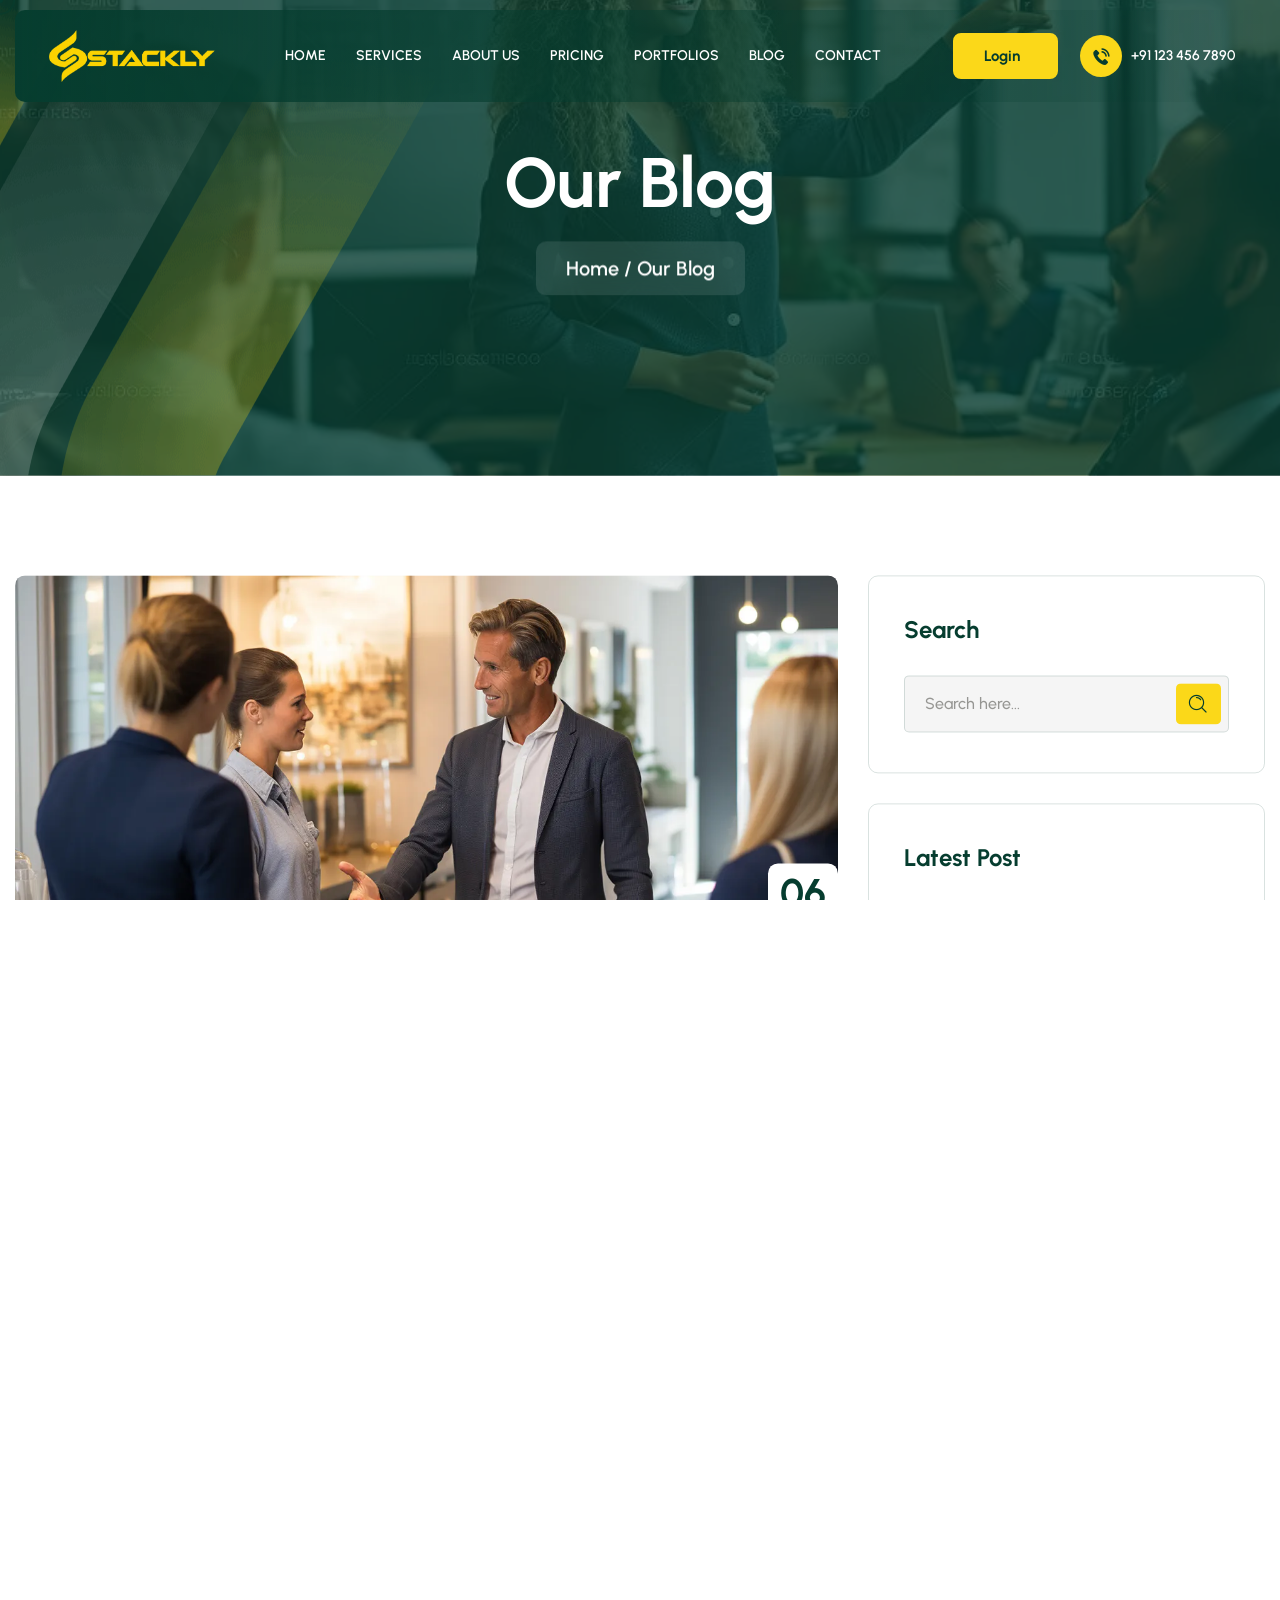
<file: blog.html>
<!doctype html>
<html class="no-js" lang="en">

<head>
  <meta charset="utf-8">
  <meta http-equiv="x-ua-compatible" content="ie=edge">
  <meta name="viewport" content="width=device-width, initial-scale=1">
  <meta name="description" content="">

  <!-- Site Title -->
  <title>Blog - Business Consulting</title>

  <!-- CSS here -->
  <link rel="stylesheet" href="assets/css/bootstrap.min.css">
  <link rel="stylesheet" href="assets/css/pxn-icons.css">
  <link rel="stylesheet" href="assets/css/meanmenu.min.css">
  <link rel="stylesheet" href="assets/css/nice-select.min.css">
  <link rel="stylesheet" href="assets/css/swiper.min.css">
  <link rel="stylesheet" href="assets/css/glightbox.min.css">
  <link rel="stylesheet" href="assets/css/leaflet.min.css">

  <link rel="stylesheet" href="assets/css/main.css">
</head>

<body class="absolute-header">

  <!-- Magic Cursor -->
  <div class="mouse-cursor cursor-outer"></div>
  <div class="mouse-cursor cursor-inner"></div>
  <!-- Magic Cursor -->

  <!-- Preloader Start -->
  <div class="preloader" id="pxn-preloader">
    <div class="loader_content">
      <div class="loading"></div>
      <div class="loader_image"><img src="assets/images/loader.webp" alt="Loader"></div>
    </div>
  </div>
  <!-- Preloader End -->

  <!-- back to top start -->
  <div class="pxn_back-to-top">
    <svg class="progress-circle svg-content" width="100%" height="100%" viewBox="-1 -1 102 102">
      <path d="M50,1 a49,49 0 0,1 0,98 a49,49 0 0,1 0,-98" />
    </svg>
  </div>
  <!-- back to top end -->

   <!-- Header -->
<header class="pxn-header pxn-header-2 header-absolute" id="mainHeader">
    <div class="pxn_header_main">
        <div class="container-fluid">
            <div class="pxn_header_main_wrap">

                <!-- LOGO -->
                <a class="pxn_site_logo" href="index.html">
                    <img src="assets/images/logos/logo.webp" alt="Stackly">
                </a>

                <!-- DESKTOP AREA -->
                <div class="pxn_header_desktop">

                    <nav class="pxn_main_navigation">
                        <ul>
                            <li><a href="index.html">Home</a></li>
                            <li><a href="services.html">Services</a></li>
                            <li><a href="about.html">About Us</a></li>
                            <li><a href="pricing.html">Pricing</a></li>
                            <li><a href="portfolios.html">Portfolios</a></li>
                            <li><a href="blog.html">Blog</a></li>
                            <li><a href="contact.html">Contact</a></li>
                        </ul>
                    </nav>

                    <!-- DESKTOP LOGIN -->
                    <a href="signin.html" class="header_login_btn">
                        <span>Login</span>
                        <i class="pxni-user"></i>
                    </a>

                    <!-- DESKTOP PHONE -->
                    <a class="header_phone">
                        <span class="header_phone_icon">
                            <i class="pxni-phone"></i>
                        </span>
                        <span>+91 123 456 7890</span>
                    </a>

                </div>

                <!-- MOBILE HAMBURGER -->
                <button
                    type="button"
                    class="mobile_hamburger"
                    id="mobileHamburger"
                    aria-label="Open menu"
                    aria-expanded="false"
                >
                    <span></span>
                    <span></span>
                    <span></span>
                </button>

            </div>
        </div>
    </div>

    <!-- MOBILE NAV -->
    <div class="custom_mobile_menu" id="customMobileMenu">

        <nav>
            <ul>
                <li><a href="index.html">Home</a></li>
                <li><a href="services.html">Services</a></li>
                <li><a href="about.html">About Us</a></li>
                <li><a href="pricing.html">Pricing</a></li>
                <li><a href="portfolios.html">Portfolios</a></li>
                <li><a href="blog.html">Blog</a></li>
                <li><a href="contact.html">Contact</a></li>
            </ul>

            <!-- LOGIN INSIDE MOBILE MENU -->
            <div class="custom_mobile_login">
                <a href="signin.html">
                    <i class="pxni-user"></i>
                    <span>Login</span>
                </a>
            </div>
        </nav>

    </div>
</header>
  <!-- end: Header Area -->

  <div id="smooth-wrapper">
    <div id="smooth-content">

      <!-- start: Page Header -->
      <div class="pxn-page-header" data-bg-image="./assets/images/blog/blog-standard-img-3.webp">

        <img src="./assets/images/page-header/page-header-shape.webp" alt="Shape" class="left_shape">

        <div class="container">
          <div class="row">
            <div class="col">
              <div class="pxn_page_header_content">
                <h1 class="page_title">Our Blog</h1>
                <div class="pxn_breadcrumb">
                  <span><a href="index.html">Home</a></span>
                  /
                  <span class="current">Our Blog</span>
                </div>
              </div>
            </div>
          </div>
        </div>
      </div>
      <!-- end: Page Header -->

      <main id="content" class="site-main pxn-conetnt">

        <!-- start: Blog Page -->
        <section class="pxn-posts-page section-padding">
          <div class="container">
            <div class="row">
              <!-- content -->
              <div class="col-lg-8">
                <div class="pxn_posts_wrap">
                  <article class="pxn_post_standard">
                    <div class="pxn_post_thumbnail">
                      <a href="404.html"><img src="./assets/images/blog/blog-standard-img-1.webp"
                          alt="Blog"></a>

                      <div class="post_date">
                        <span class="day">06</span>
                        <span class="month_year">Oct 26</span>
                      </div>
                    </div>
                    <div class="pxn_post_content">
                      <div class="pxn_post_meta">
                        <div class="meta">
                          <i class="pxni-author"></i>
                          <span class="meta_text"><a href="404.html">Jessica Brown</a></span>
                        </div>

                        <div class="meta">
                          <i class="pxni-file"></i>
                          <span class="meta_text"><a href="404.html">Business</a></span>
                        </div>

                        <div class="meta">
                          <i class="pxni-comments"></i>
                          <span class="meta_text">2 Comments</span>
                        </div>
                      </div>

                      <h2 class="post_title">
                        <a href="404.html">
                          How Strategic Planning Drives Long-Term Business Growth
                        </a>
                      </h2>
                      <div class="post_excerpt">
                        Our business consulting blog is dedicated to sharing insights, strategies, & industry trends
                        that
                        help organizations navigate challenges & achieve growth. From practical advice on improving
                        operational efficiency to expert analysis of market developments, our articles are designed to
                        inform...
                      </div>
                      <a href="404.html" class="post_btn pxn-btn-text-inline">
                        <span class="btn_text"><span>Read More</span></span>
                        <span class="btn_icon"><i class="pxni-arrow-right"></i></span>
                      </a>
                    </div>
                  </article>

                  <article class="pxn_post_standard">
                    <div class="pxn_post_thumbnail">
                      <a href="404.html"><img src="./assets/images/blog/blog-standard-img-2.webp"
                          alt="Blog"></a>

                      <div class="post_date">
                        <span class="day">06</span>
                        <span class="month_year">Feb 26</span>
                      </div>
                    </div>
                    <div class="pxn_post_content">
                      <div class="pxn_post_meta">
                        <div class="meta">
                          <i class="pxni-author"></i>
                          <span class="meta_text"><a href="404.html">Jessica Brown</a></span>
                        </div>

                        <div class="meta">
                          <i class="pxni-file"></i>
                          <span class="meta_text"><a href="404.html">Business</a></span>
                        </div>

                        <div class="meta">
                          <i class="pxni-comments"></i>
                          <span class="meta_text">2 Comments</span>
                        </div>
                      </div>

                      <h2 class="post_title">
                        <a href="404.html">
                          Data-Driven Decisions: Turning Insights Into Action
                        </a>
                      </h2>
                      <div class="post_excerpt">
                        Our business consulting blog is dedicated to sharing insights, strategies, & industry trends
                        that
                        help organizations navigate challenges & achieve growth. From practical advice on improving
                        operational efficiency to expert analysis of market developments, our articles are designed to
                        inform...
                      </div>
                      <a href="404.html" class="post_btn pxn-btn-text-inline">
                        <span class="btn_text"><span>Read More</span></span>
                        <span class="btn_icon"><i class="pxni-arrow-right"></i></span>
                      </a>
                    </div>
                  </article>

                  <article class="pxn_post_standard">
                    <div class="pxn_post_thumbnail pxn_post_thumb_slider swiper">
                      <div class="swiper-wrapper">
                        <div class="swiper-slide">
                          <img src="./assets/images/blog/blog-standard-img-3.webp" alt="Blog">
                        </div>
                        <div class="swiper-slide">
                          <img src="./assets/images/blog/blog-standard-img-2.webp" alt="Blog">
                        </div>
                        <div class="swiper-slide">
                          <img src="./assets/images/blog/blog-standard-img-1.webp" alt="Blog">
                        </div>
                      </div>

                      <!-- date -->
                      <div class="post_date">
                        <span class="day">06</span>
                        <span class="month_year">Feb 26</span>
                      </div>

                      <!-- slider navigation -->
                      <button class="pxn_slider-nav pxn_slider-prev">
                        <span>
                          <i class="pxni-double-arrow-left"></i>
                          <i class="pxni-double-arrow-left"></i>
                        </span>
                      </button>
                      <button class="pxn_slider-nav pxn_slider-next">
                        <span>
                          <i class="pxni-double-arrow-right"></i>
                          <i class="pxni-double-arrow-right"></i>
                        </span>
                      </button>
                    </div>
                    <div class="pxn_post_content">
                      <div class="pxn_post_meta">
                        <div class="meta">
                          <i class="pxni-author"></i>
                          <span class="meta_text"><a href="404.html">Jessica Brown</a></span>
                        </div>

                        <div class="meta">
                          <i class="pxni-file"></i>
                          <span class="meta_text"><a href="404.html">Business</a></span>
                        </div>

                        <div class="meta">
                          <i class="pxni-comments"></i>
                          <span class="meta_text">2 Comments</span>
                        </div>
                      </div>

                      <h2 class="post_title">
                        <a href="404.html">
                          Why Modern Businesses Need Agile Consulting Models
                        </a>
                      </h2>
                      <div class="post_excerpt">
                        Our business consulting blog is dedicated to sharing insights, strategies, & industry trends
                        that
                        help organizations navigate challenges & achieve growth. From practical advice on improving
                        operational efficiency to expert analysis of market developments, our articles are designed to
                        inform...
                      </div>
                      <a href="404.html" class="post_btn pxn-btn-text-inline">
                        <span class="btn_text"><span>Read More</span></span>
                        <span class="btn_icon"><i class="pxni-arrow-right"></i></span>
                      </a>
                    </div>
                  </article>

                  <article class="pxn_post_standard">
                    <div class="pxn_post_thumbnail">
                      <a href="404.html"><img src="./assets/images/blog/blog-standard-img-4.webp"
                          alt="Blog"></a>

                      <div class="post_date">
                        <span class="day">06</span>
                        <span class="month_year">Feb 26</span>
                      </div>
                    </div>
                    <div class="pxn_post_content">
                      <div class="pxn_post_meta">
                        <div class="meta">
                          <i class="pxni-author"></i>
                          <span class="meta_text"><a href="404.html">Jessica Brown</a></span>
                        </div>

                        <div class="meta">
                          <i class="pxni-file"></i>
                          <span class="meta_text"><a href="404.html">Business</a></span>
                        </div>

                        <div class="meta">
                          <i class="pxni-comments"></i>
                          <span class="meta_text">2 Comments</span>
                        </div>
                      </div>

                      <h2 class="post_title">
                        <a href="404.html">
                          The Role of Leadership in Organizational Success
                        </a>
                      </h2>
                      <div class="post_excerpt">
                        Our business consulting blog is dedicated to sharing insights, strategies, & industry trends
                        that
                        help organizations navigate challenges & achieve growth. From practical advice on improving
                        operational efficiency to expert analysis of market developments, our articles are designed to
                        inform...
                      </div>
                      <a href="404.html" class="post_btn pxn-btn-text-inline">
                        <span class="btn_text"><span>Read More</span></span>
                        <span class="btn_icon"><i class="pxni-arrow-right"></i></span>
                      </a>
                    </div>
                  </article>

                  <div class="pxn_pagination">
                    <span class="page-numbers current">01</span>
                    <a href="404.html" class="page-numbers">02</a>
                    <a href="404.html" class="page-numbers">03</a>
                    <a href="404.html" class="next page-numbers"><i class="pxni-angle-right"></i></a>
                  </div>
                </div>
              </div>

              <!-- sidebar -->
              <div class="col-lg-4">
                <aside class="pxn_sidebar">
<div class="pxn_sidebar_widget widget_search">
  <h2 class="sidebar_title">Search</h2>
  <div class="widget_search_box">
    <form action="404.html" method="get">
      <input
        type="search"
        name="s"
        placeholder="Search here..."
        required
      >
      <button type="submit">
        <i class="pxni-magnifying-glass"></i>
      </button>
    </form>
  </div>
</div>

                  <div class="pxn_sidebar_widget">
                    <h2 class="sidebar_title">Latest Post</h2>

                    <ul class="pxn_recent_posts">
                      <li class="post">
                        <div class="post_thumb">
                          <a href="404.html"><img src="./assets/images/blog/post-thumb-img-1.webp"
                              alt="Post"></a>
                        </div>
                        <div class="post_content">
                          <span class="date"><i class="pxni-calendar"></i> 15 Feb, 2026</span>
                          <h3 class="title"><a href="404.html">
                              How Strategic Planning Drives
                              Long-Term Business
                            </a></h3>
                        </div>
                      </li>

                      <li class="post">
                        <div class="post_thumb">
                          <a href="404.html"><img src="./assets/images/blog/post-thumb-img-2.webp"
                              alt="Post"></a>
                        </div>
                        <div class="post_content">
                          <span class="date"><i class="pxni-calendar"></i> 15 Feb, 2026</span>
                          <h3 class="title"><a href="404.html">
                              Data-Driven Decisions: Turning
                              Insights Into Action
                            </a></h3>
                        </div>
                      </li>

                      <li class="post">
                        <div class="post_thumb">
                          <a href="404.html"><img src="./assets/images/blog/post-thumb-img-3.webp"
                              alt="Post"></a>
                        </div>
                        <div class="post_content">
                          <span class="date"><i class="pxni-calendar"></i> 15 Feb, 2026</span>
                          <h3 class="title"><a href="404.html">
                              Why Modern Businesses Need
                              Agile Consulting
                            </a></h3>
                        </div>
                      </li>
                    </ul>
                  </div>

                  <div class="pxn_sidebar_widget">
                    <h2 class="sidebar_title">Categories</h2>

                    <ul class="pxn_category_widget">
                      <li>
                        <a href="404.html" class="category">
                          <span class="text">Strategic Planning</span> <span class="count">(5)</span>
                        </a>
                      </li>
                      <li>
                        <a href="404.html" class="category">
                          <span class="text">Business Optimization</span> <span class="count">(6)</span>
                        </a>
                      </li>
                      <li>
                        <a href="404.html" class="category">
                          <span class="text">IT Consulting</span> <span class="count">(3)</span>
                        </a>
                      </li>
                      <li>
                        <a href="404.html" class="category">
                          <span class="text">Change Management</span> <span class="count">(2)</span>
                        </a>
                      </li>
                      <li>
                        <a href="404.html" class="category">
                          <span class="text">Leadership</span> <span class="count">(6)</span>
                        </a>
                      </li>
                    </ul>
                  </div>

                  <div class="pxn_sidebar_widget">
                    <h2 class="sidebar_title">Tags</h2>

                    <div class="tagcloud">
                      <a href="404.html">Consulting</a>
                      <a href="404.html">Insights</a>
                      <a href="404.html">Growth</a>
                      <a href="404.html">Strategic</a>
                      <a href="404.html">Optimization</a>
                      <a href="404.html">Business</a>
                      <a href="404.html">Leadership</a>
                      <a href="404.html">Risk</a>
                    </div>
                  </div>
                </aside>
              </div>
            </div>
          </div>
        </section>
        <!-- end: Blog Page -->

      </main>

            <!-- start: Footer -->
      <footer class="pxn-footer pxn-footer-2 overflow-hidden" data-bg-image="./assets/images/footer/h1-footer-bg.webp">
        <div class="footer_widgets">
          <div class="container">
            <div class="row">
              <div class="col">
                <div class="footer_widgets_wrap">
                  <div class="pxn_footer_widget footer_info_widget">
                    <div class="footer_logo">
                      <a href="index.html" class="logo"><img src="./assets/images/logos/logo.webp"
                          alt="LOGO"></a>
                    </div>
                    <div class="footer_desc">Refresh your skills, our team of experienced
                      instructors will guide you every step the
                      way. Our comprehensive ..</div>

   <form id="subscriptionForm" action="404.html" method="get" novalidate>
  <div class="pxn_footer_subscription">
    <input
      type="email"
      name="s_email"
      id="s_email"
      placeholder="Enter your email"
      required
    >

    <button type="submit">
      <i class="pxni-send"></i>
    </button>
  </div>
</form>

<script>
document.getElementById("subscriptionForm").addEventListener("submit", function (e) {
  e.preventDefault();

  const emailInput = document.getElementById("s_email");
  const email = emailInput.value.trim();

  const emailPattern = /^[a-zA-Z0-9._%+-]+@[a-zA-Z0-9.-]+\.[a-zA-Z]{2,}$/;

  if (email === "") {
    emailInput.setCustomValidity("Please enter your email address.");
    emailInput.reportValidity();
    return;
  }

  if (!emailPattern.test(email)) {
    emailInput.setCustomValidity("Please enter a valid email address.");
    emailInput.reportValidity();
    return;
  }

  emailInput.setCustomValidity("");

  // Proper email entered → go to 404 page
  window.location.href = "404.html";
});
</script>

                    <ul class="pxn_socials_2 footer_socials">
                      <li><a class="social" href="404.html"><i
                            class="pxni-facebook"></i></a>
                      </li>
                      <li><a class="social" href="404.html"><i class="pxni-x-twitter"></i></a>
                      </li>
                      <li><a class="social" href="404.html"><i
                            class="pxni-linkedin"></i></a>
                      </li>
                      <li><a class="social" href="404.html"><i
                            class="pxni-instagram"></i></a>
                      </li>
                    </ul>
                  </div>

                  <div class="footer_widgets_inner">
                    <div class="pxn_footer_widget widget-nav-menu">
                      <h2 class="footer_title">Our Services</h2>

                      <ul>
                        <li><a href="404.html">Business Process</a></li>
                        <li><a href="404.html">Financial Management</a></li>
                        <li><a href="404.html">Market Research</a></li>
                        <li><a href="404.html">Change Management</a></li>
                        <li><a href="404.html">Market Research</a></li>
                      </ul>
                    </div>

                    <div class="pxn_footer_widget widget-nav-menu">
                      <h2 class="footer_title">Quick Links</h2>

                      <ul>
                        <li><a href="about.html">About Us</a></li>
                        <li><a href="portfolios.html">Our Portfolio</a></li>
                        <li><a href="blog.html">Blog Post</a></li>
                        <li><a href="contact.html">Contact Us</a></li>
                        <li><a href="pricing.html">Pricing Page</a></li>
                      </ul>
                    </div>

                    <div class="pxn_footer_widget footer_contact_info">
                      <h2 class="footer_title">Our Offices</h2>

                      <ul>
                        <li>
                          <span class="label">Headquarters- India</span>
                          <div class="text">Salem (major city in the state Tamilnadu).</div>
                        </li>
                        <li>
                          <span class="label">Operations - India</span>
                          <div class="text">Bangalore (major India's largest cities)</div>
                        </li>
                      </ul>
                    </div>

                    <div class="pxn_footer_widget footer_gallery">
  <h2 class="footer_title">Our Gallery</h2>

  <div class="gallery_wrap">

    <a class="gallery_item" href="404.html">
      <img src="./assets/images/gallery/h2-gallery-thumb-img-1.webp" alt="Gallery Image 1">
    </a>

    <a class="gallery_item" href="404.html">
      <img src="./assets/images/gallery/h2-gallery-thumb-img-2.webp" alt="Gallery Image 2">
    </a>

    <a class="gallery_item" href="404.html">
      <img src="./assets/images/gallery/h2-gallery-thumb-img-3.webp" alt="Gallery Image 3">
    </a>

    <a class="gallery_item" href="404.html">
      <img src="./assets/images/gallery/h2-gallery-thumb-img-4.webp" alt="Gallery Image 4">
    </a>

  </div>
</div>
                  </div>
                </div>
              </div>
            </div>
          </div>
        </div>

        <div class="footer_bottom">
          <div class="container">
            <div class="row">
              <div class="col">
                <div class="footer_bottom_wrap d-flex flex-wrap align-items-center justify-content-center">
                  <div class="pxn_copyright_text">&copy; <span>2026</span> Stackly. All Rights Reserved.</div>
                </div>
              </div>
            </div>
          </div>
        </div>
      </footer>
      <!-- end: Footer -->


    </div> <!-- end: smooth-content -->
  </div> <!-- end: smooth-wrapper -->

  <!-- JS here -->
  <script src="assets/js/jquery.min.js"></script>
  <script src="assets/js/bootstrap.bundle.min.js"></script>

  <script src="assets/js/gsap.min.js"></script>
  <script src="assets/js/gsap-scroll-trigger.min.js"></script>
  <script src="assets/js/gsap-scroll-to-plugin.min.js"></script>
  <script src="assets/js/gsap-scroll-smoother.js"></script>
  <script src="assets/js/gsap-split-text.min.js"></script>

  <script src="assets/js/meanmenu.min.js"></script>
  <script src="assets/js/nice-select.min.js"></script>
  <script src="assets/js/backtotop.min.js"></script>
  <script src="assets/js/swiper.min.js"></script>
  <script src="assets/js/masonry.pkgd.min.js"></script>
  <script src="assets/js/imagesloaded.pkgd.min.js"></script>
  <script src="assets/js/glightbox.min.js"></script>
  <script src="assets/js/charts.min.js"></script>
  <script src="assets/js/leaflet.min.js"></script>

  <!-- custom script -->
  <script src="assets/js/main.js"></script>
</body>

</html>
</file>
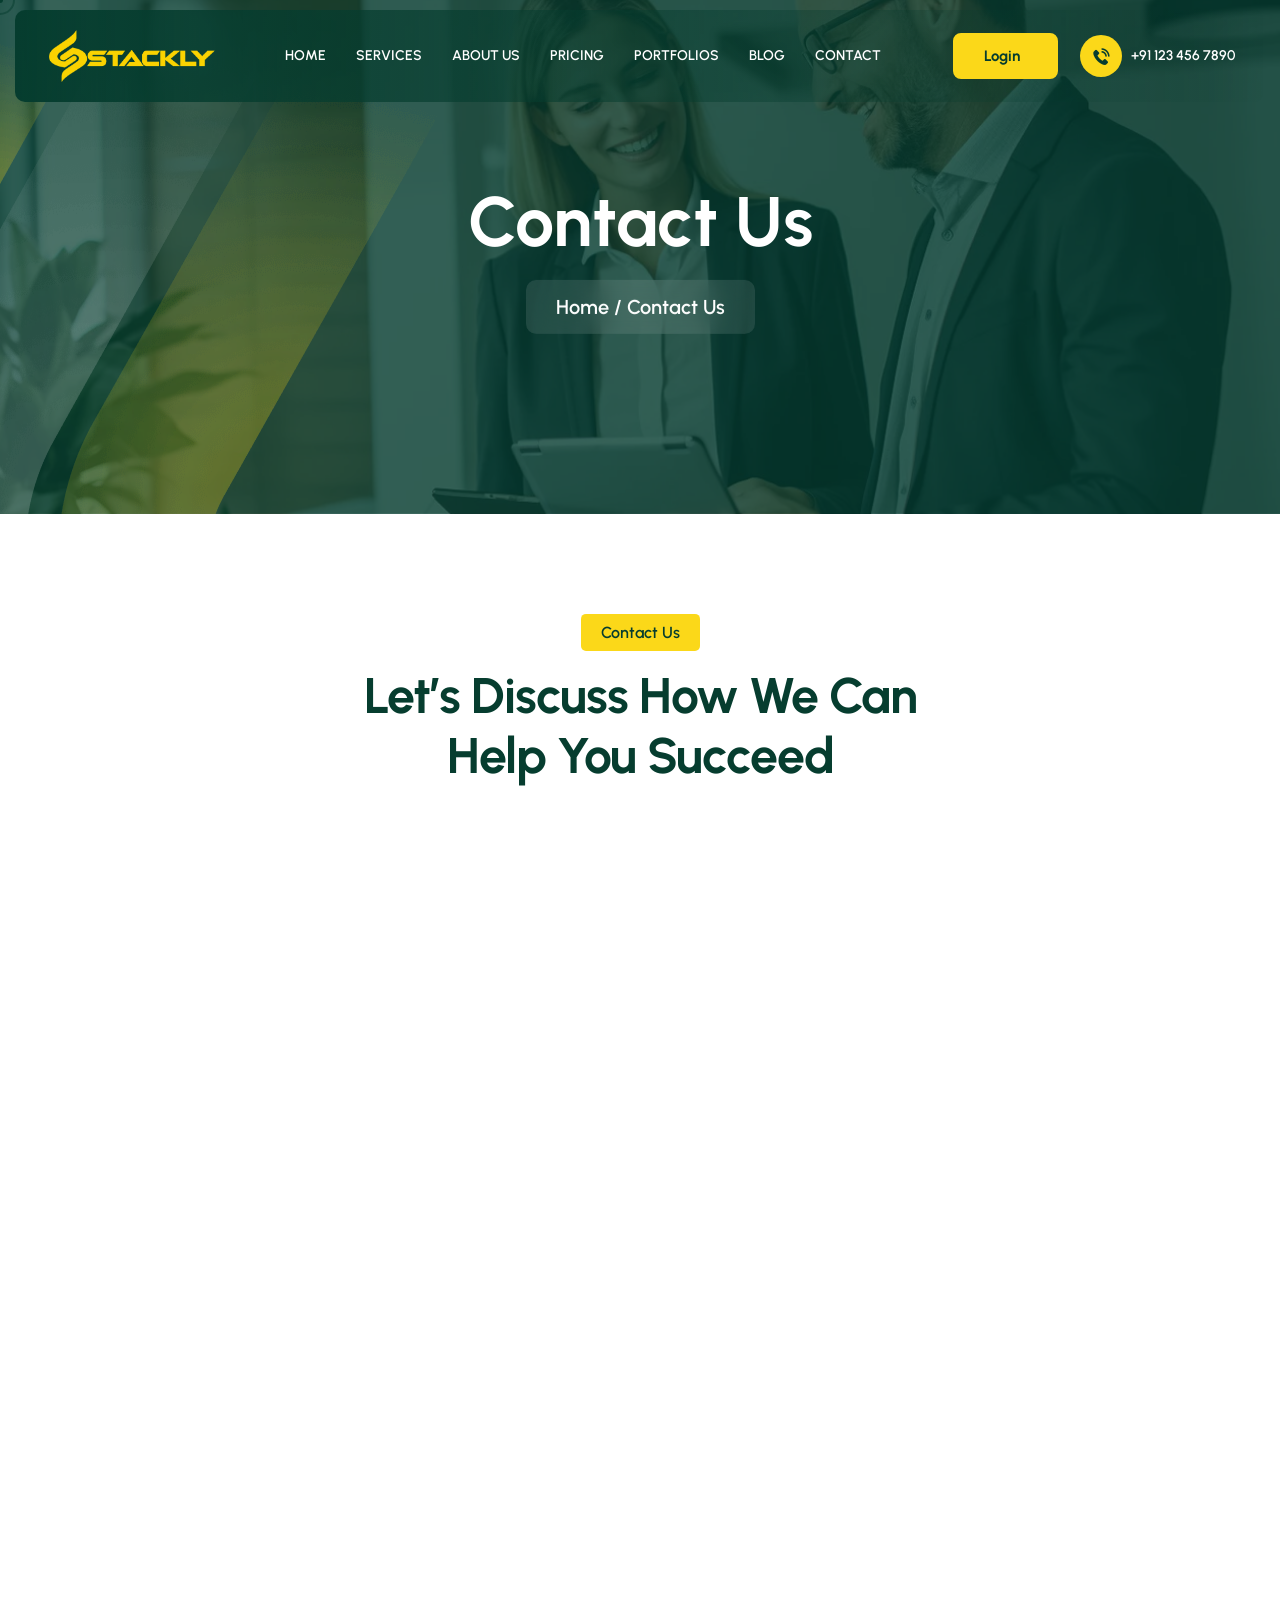
<file: contact.html>
<!doctype html>
<html class="no-js" lang="en">

<head>
  <meta charset="utf-8">
  <meta http-equiv="x-ua-compatible" content="ie=edge">
  <meta name="viewport" content="width=device-width, initial-scale=1">
  <meta name="description" content="">

  <!-- Site Title -->
  <title>Contact Us - Business Consulting</title>

  <!-- CSS here -->
  <link rel="stylesheet" href="assets/css/bootstrap.min.css">
  <link rel="stylesheet" href="assets/css/pxn-icons.css">
  <link rel="stylesheet" href="assets/css/meanmenu.min.css">
  <link rel="stylesheet" href="assets/css/nice-select.min.css">
  <link rel="stylesheet" href="assets/css/swiper.min.css">
  <link rel="stylesheet" href="assets/css/glightbox.min.css">
  <link rel="stylesheet" href="assets/css/leaflet.min.css">

  <link rel="stylesheet" href="assets/css/main.css">
</head>

<body class="absolute-header">

  <!-- Magic Cursor -->
  <div class="mouse-cursor cursor-outer"></div>
  <div class="mouse-cursor cursor-inner"></div>
  <!-- Magic Cursor -->

  <!-- Preloader Start -->
  <div class="preloader" id="pxn-preloader">
    <div class="loader_content">
      <div class="loading"></div>
      <div class="loader_image"><img src="assets/images/loader.webp" alt="Loader"></div>
    </div>
  </div>
  <!-- Preloader End -->

  <!-- back to top start -->
  <div class="pxn_back-to-top">
    <svg class="progress-circle svg-content" width="100%" height="100%" viewBox="-1 -1 102 102">
      <path d="M50,1 a49,49 0 0,1 0,98 a49,49 0 0,1 0,-98" />
    </svg>
  </div>
  <!-- back to top end -->

  <!-- Header -->
<header class="pxn-header pxn-header-2 header-absolute" id="mainHeader">
    <div class="pxn_header_main">
        <div class="container-fluid">
            <div class="pxn_header_main_wrap">

                <!-- LOGO -->
                <a class="pxn_site_logo" href="index.html">
                    <img src="assets/images/logos/logo.webp" alt="Stackly">
                </a>

                <!-- DESKTOP AREA -->
                <div class="pxn_header_desktop">

                    <nav class="pxn_main_navigation">
                        <ul>
                            <li><a href="index.html">Home</a></li>
                            <li><a href="services.html">Services</a></li>
                            <li><a href="about.html">About Us</a></li>
                            <li><a href="pricing.html">Pricing</a></li>
                            <li><a href="portfolios.html">Portfolios</a></li>
                            <li><a href="blog.html">Blog</a></li>
                            <li><a href="contact.html">Contact</a></li>
                        </ul>
                    </nav>

                    <!-- DESKTOP LOGIN -->
                    <a href="signin.html" class="header_login_btn">
                        <span>Login</span>
                        <i class="pxni-user"></i>
                    </a>

                    <!-- DESKTOP PHONE -->
                    <a class="header_phone">
                        <span class="header_phone_icon">
                            <i class="pxni-phone"></i>
                        </span>
                        <span>+91 123 456 7890</span>
                    </a>

                </div>

                <!-- MOBILE HAMBURGER -->
                <button
                    type="button"
                    class="mobile_hamburger"
                    id="mobileHamburger"
                    aria-label="Open menu"
                    aria-expanded="false"
                >
                    <span></span>
                    <span></span>
                    <span></span>
                </button>

            </div>
        </div>
    </div>

    <!-- MOBILE NAV -->
    <div class="custom_mobile_menu" id="customMobileMenu">

        <nav>
            <ul>
                <li><a href="index.html">Home</a></li>
                <li><a href="services.html">Services</a></li>
                <li><a href="about.html">About Us</a></li>
                <li><a href="pricing.html">Pricing</a></li>
                <li><a href="portfolios.html">Portfolios</a></li>
                <li><a href="blog.html">Blog</a></li>
                <li><a href="contact.html">Contact</a></li>
            </ul>

            <!-- LOGIN INSIDE MOBILE MENU -->
            <div class="custom_mobile_login">
                <a href="signin.html">
                    <i class="pxni-user"></i>
                    <span>Login</span>
                </a>
            </div>
        </nav>

    </div>
</header>
  <!-- end: Header Area -->

  <div id="smooth-wrapper">
    <div id="smooth-content">

      <!-- start: Page Header -->
      <div class="pxn-page-header" data-bg-image="./assets/images/blog/blog-standard-img-4.webp">

        <img src="./assets/images/page-header/page-header-shape.webp" alt="Shape" class="left_shape">

        <div class="container">
          <div class="row">
            <div class="col">
              <div class="pxn_page_header_content">
                <h1 class="page_title">Contact Us</h1>
                <div class="pxn_breadcrumb">
                  <span><a href="index.html">Home</a></span>
                  /
                  <span class="current">Contact Us</span>
                </div>
              </div>
            </div>
          </div>
        </div>
      </div>
      <!-- end: Page Header -->

      <main id="content" class="site-main pxn-conetnt">

<!-- start: Contact Page -->
<div class="pxn-contact-page section-padding">
  <div class="container">
    <div class="row">
      <div class="col">
        <div class="pxn_contact_page_wrap">

          <!-- Section Heading -->
          <div class="section_heading text-center">
            <span class="sec_sub">Contact Us</span>
            <h2 class="sec_title">Let’s Discuss How We Can Help You Succeed</h2>
          </div>

          <!-- Map -->
          <div class="pxn_contact_page_map_wrap">
            <div class="pxn_contact_map">
              <iframe
                src="https://www.google.com/maps?q=Salem,+Tamil+Nadu,+India&output=embed"
                width="100%"
                height="500"
                style="border:0; display:block;"
                allowfullscreen=""
                loading="lazy"
                referrerpolicy="no-referrer-when-downgrade">
              </iframe>
            </div>
          </div>

          <!-- Contact Form -->
          <div class="pxn_contact_form">
            <!-- Unique ID prevents the theme's existing #contact-form validation
                 from running and displaying duplicate error messages -->
            <form id="contactFormCustom" novalidate>

              <div class="row">

                <!-- Name -->
                <div class="col-sm-6">
                  <div class="form_group">
                    <label for="customName">Your Name*</label>

                    <input
                      type="text"
                      name="conName"
                      id="customName"
                      placeholder="Name..."
                      autocomplete="name">

                    <span class="form_error" id="customNameError"></span>
                  </div>
                </div>

                <!-- Email -->
                <div class="col-sm-6">
                  <div class="form_group">
                    <label for="customEmail">Your Email*</label>

                    <input
                      type="email"
                      name="conEmail"
                      id="customEmail"
                      placeholder="Email..."
                      autocomplete="email">

                    <span class="form_error" id="customEmailError"></span>
                  </div>
                </div>

                <!-- Phone -->
                <div class="col-sm-6">
                  <div class="form_group">
                    <label for="customPhone">Phone No</label>

                    <input
                      type="tel"
                      name="conPhone"
                      id="customPhone"
                      placeholder="Phone..."
                      maxlength="10"
                      inputmode="numeric"
                      autocomplete="tel">

                    <span class="form_error" id="customPhoneError"></span>
                  </div>
                </div>

                <!-- Service -->
                <div class="col-sm-6">
                  <div class="form_group">
                    <label for="customService">Choose an Option*</label>

                    <select
                      class="pxn-select"
                      name="conService"
                      id="customService">

                      <option value="">Select Option..</option>
                      <option value="1">Market Insights</option>
                      <option value="2">Sustainable Success</option>
                      <option value="3">Process Optimization</option>

                    </select>

                    <span class="form_error" id="customServiceError"></span>
                  </div>
                </div>

                <!-- Message -->
                <div class="col-12">
                  <div class="form_group">
                    <label for="customMessage">Write Message*</label>

                    <textarea
                      name="conMessage"
                      id="customMessage"
                      placeholder="Message..."></textarea>

                    <span class="form_error" id="customMessageError"></span>
                  </div>
                </div>

                <!-- Submit -->
                <div class="col-12">
                  <button
                    type="submit"
                    class="contact_btn pxn-btn-primary">

                    <span class="btn_text">
                      <span>Submit Now</span>
                    </span>

                    <span class="btn_icon">
                      <i class="pxni-arrow-right"></i>
                    </span>

                  </button>
                </div>

              </div>

            </form>
          </div>

          <!-- Contact Information -->
          <div class="pxn_contact_page_info_wrap">

            <!-- Phone -->
            <div class="pxn_contact_info">
              <div class="contact_icon">
                <i class="pxni-phone"></i>
              </div>

              <div class="contact_content">
                <span class="label">Have Question?</span>

                <a class="text">
                  Free +91 (123) 456 789
                </a>
              </div>
            </div>

            <!-- Email -->
            <div class="pxn_contact_info">
              <div class="contact_icon">
                <i class="pxni-envelope-2"></i>
              </div>

              <div class="contact_content">
                <span class="label">Write Email</span>

                <a href="mailto:support@rovix.com" class="text">
                  support@stackly.com
                </a>
              </div>
            </div>

            <!-- Location -->
            <div class="pxn_contact_info">
              <div class="contact_icon">
                <i class="pxni-map-pin"></i>
              </div>

              <div class="contact_content">
                <span class="label">Our Location</span>

                <div class="text">
                  Salem, Tamil Nadu, India
                </div>
              </div>
            </div>

          </div>

        </div>
      </div>
    </div>
  </div>
</div>
<!-- end: Contact Page -->


<script>
document.addEventListener("DOMContentLoaded", function () {

  const form = document.getElementById("contactFormCustom");

  if (!form) return;

  const nameInput = document.getElementById("customName");
  const emailInput = document.getElementById("customEmail");
  const phoneInput = document.getElementById("customPhone");
  const serviceInput = document.getElementById("customService");
  const messageInput = document.getElementById("customMessage");

  const nameError = document.getElementById("customNameError");
  const emailError = document.getElementById("customEmailError");
  const phoneError = document.getElementById("customPhoneError");
  const serviceError = document.getElementById("customServiceError");
  const messageError = document.getElementById("customMessageError");


  /* Allow only numbers in phone field */
  phoneInput.addEventListener("input", function () {
    this.value = this.value.replace(/\D/g, "").slice(0, 10);
  });


  /* Remove error while typing */
  nameInput.addEventListener("input", function () {
    nameError.textContent = "";
    nameInput.classList.remove("input_error");
  });

  emailInput.addEventListener("input", function () {
    emailError.textContent = "";
    emailInput.classList.remove("input_error");
  });

  phoneInput.addEventListener("input", function () {
    phoneError.textContent = "";
    phoneInput.classList.remove("input_error");
  });

  serviceInput.addEventListener("change", function () {
    serviceError.textContent = "";
    serviceInput.classList.remove("input_error");
  });

  messageInput.addEventListener("input", function () {
    messageError.textContent = "";
    messageInput.classList.remove("input_error");
  });


  /* Form Validation */
  form.addEventListener("submit", function (e) {

    e.preventDefault();

    let isValid = true;

    /* Clear all previous errors */
    nameError.textContent = "";
    emailError.textContent = "";
    phoneError.textContent = "";
    serviceError.textContent = "";
    messageError.textContent = "";

    nameInput.classList.remove("input_error");
    emailInput.classList.remove("input_error");
    phoneInput.classList.remove("input_error");
    serviceInput.classList.remove("input_error");
    messageInput.classList.remove("input_error");


    /* Name Validation */
    const name = nameInput.value.trim();

    if (name === "") {

      nameError.textContent = "Please enter your full name.";
      nameInput.classList.add("input_error");
      isValid = false;

    } else if (name.length < 3) {

      nameError.textContent = "Name must be at least 3 characters.";
      nameInput.classList.add("input_error");
      isValid = false;

    }


    /* Email Validation */
    const email = emailInput.value.trim();

    const emailPattern =
      /^[a-zA-Z0-9._%+-]+@[a-zA-Z0-9.-]+\.[a-zA-Z]{2,}$/;

    if (email === "") {

      emailError.textContent = "Please enter your email address.";
      emailInput.classList.add("input_error");
      isValid = false;

    } else if (!emailPattern.test(email)) {

      emailError.textContent = "Please enter a valid email address.";
      emailInput.classList.add("input_error");
      isValid = false;

    }


    /* Phone Validation - Optional */
    const phone = phoneInput.value.trim();

    if (phone !== "" && !/^[0-9]{10}$/.test(phone)) {

      phoneError.textContent =
        "Please enter a valid 10-digit phone number.";

      phoneInput.classList.add("input_error");
      isValid = false;

    }


    /* Service Validation */
    if (serviceInput.value === "") {

      serviceError.textContent = "Please select an option.";
      serviceInput.classList.add("input_error");
      isValid = false;

    }


    /* Message Validation */
    const message = messageInput.value.trim();

    if (message === "") {

      messageError.textContent = "Please enter your message.";
      messageInput.classList.add("input_error");
      isValid = false;

    } else if (message.length < 10) {

      messageError.textContent =
        "Message must be at least 10 characters.";

      messageInput.classList.add("input_error");
      isValid = false;

    }


    /* Redirect after successful validation */
    if (isValid) {
      window.location.href = "404.html";
    }

  });

});
</script>

      </main>

                 <!-- start: Footer -->
      <footer class="pxn-footer pxn-footer-2 overflow-hidden" data-bg-image="./assets/images/footer/h1-footer-bg.webp">
        <div class="footer_widgets">
          <div class="container">
            <div class="row">
              <div class="col">
                <div class="footer_widgets_wrap">
                  <div class="pxn_footer_widget footer_info_widget">
                    <div class="footer_logo">
                      <a href="index.html" class="logo"><img src="./assets/images/logos/logo.webp"
                          alt="LOGO"></a>
                    </div>
                    <div class="footer_desc">Refresh your skills, our team of experienced
                      instructors will guide you every step the
                      way. Our comprehensive ..</div>

   <form id="subscriptionForm" action="404.html" method="get" novalidate>
  <div class="pxn_footer_subscription">
    <input
      type="email"
      name="s_email"
      id="s_email"
      placeholder="Enter your email"
      required
    >

    <button type="submit">
      <i class="pxni-send"></i>
    </button>
  </div>
</form>

<script>
document.getElementById("subscriptionForm").addEventListener("submit", function (e) {
  e.preventDefault();

  const emailInput = document.getElementById("s_email");
  const email = emailInput.value.trim();

  const emailPattern = /^[a-zA-Z0-9._%+-]+@[a-zA-Z0-9.-]+\.[a-zA-Z]{2,}$/;

  if (email === "") {
    emailInput.setCustomValidity("Please enter your email address.");
    emailInput.reportValidity();
    return;
  }

  if (!emailPattern.test(email)) {
    emailInput.setCustomValidity("Please enter a valid email address.");
    emailInput.reportValidity();
    return;
  }

  emailInput.setCustomValidity("");

  // Proper email entered → go to 404 page
  window.location.href = "404.html";
});
</script>

                    <ul class="pxn_socials_2 footer_socials">
                      <li><a class="social" href="404.html"><i
                            class="pxni-facebook"></i></a>
                      </li>
                      <li><a class="social" href="404.html"><i class="pxni-x-twitter"></i></a>
                      </li>
                      <li><a class="social" href="404.html"><i
                            class="pxni-linkedin"></i></a>
                      </li>
                      <li><a class="social" href="404.html"><i
                            class="pxni-instagram"></i></a>
                      </li>
                    </ul>
                  </div>

                  <div class="footer_widgets_inner">
                    <div class="pxn_footer_widget widget-nav-menu">
                      <h2 class="footer_title">Our Services</h2>

                      <ul>
                        <li><a href="404.html">Business Process</a></li>
                        <li><a href="404.html">Financial Management</a></li>
                        <li><a href="404.html">Market Research</a></li>
                        <li><a href="404.html">Change Management</a></li>
                        <li><a href="404.html">Market Research</a></li>
                      </ul>
                    </div>

                    <div class="pxn_footer_widget widget-nav-menu">
                      <h2 class="footer_title">Quick Links</h2>

                      <ul>
                        <li><a href="about.html">About Us</a></li>
                        <li><a href="portfolios.html">Our Portfolio</a></li>
                        <li><a href="blog.html">Blog Post</a></li>
                        <li><a href="contact.html">Contact Us</a></li>
                        <li><a href="pricing.html">Pricing Page</a></li>
                      </ul>
                    </div>

                    <div class="pxn_footer_widget footer_contact_info">
                      <h2 class="footer_title">Our Offices</h2>

                      <ul>
                        <li>
                          <span class="label">Headquarters- India</span>
                          <div class="text">Salem (major city in the state Tamilnadu).</div>
                        </li>
                        <li>
                          <span class="label">Operations - India</span>
                          <div class="text">Bangalore (major India's largest cities)</div>
                        </li>
                      </ul>
                    </div>

                    <div class="pxn_footer_widget footer_gallery">
  <h2 class="footer_title">Our Gallery</h2>

  <div class="gallery_wrap">

    <a class="gallery_item" href="404.html">
      <img src="./assets/images/gallery/h2-gallery-thumb-img-1.webp" alt="Gallery Image 1">
    </a>

    <a class="gallery_item" href="404.html">
      <img src="./assets/images/gallery/h2-gallery-thumb-img-2.webp" alt="Gallery Image 2">
    </a>

    <a class="gallery_item" href="404.html">
      <img src="./assets/images/gallery/h2-gallery-thumb-img-3.webp" alt="Gallery Image 3">
    </a>

    <a class="gallery_item" href="404.html">
      <img src="./assets/images/gallery/h2-gallery-thumb-img-4.webp" alt="Gallery Image 4">
    </a>

  </div>
</div>
                  </div>
                </div>
              </div>
            </div>
          </div>
        </div>

        <div class="footer_bottom">
          <div class="container">
            <div class="row">
              <div class="col">
                <div class="footer_bottom_wrap d-flex flex-wrap align-items-center justify-content-center">
                  <div class="pxn_copyright_text">&copy; <span>2026</span> Stackly. All Rights Reserved.</div>
                </div>
              </div>
            </div>
          </div>
        </div>
      </footer>
      <!-- end: Footer -->
       
    </div> <!-- end: smooth-content -->
  </div> <!-- end: smooth-wrapper -->

  <!-- BEGIN: Contact Form Success Modal Message -->
  <div class="modal" id="message_sent" tabindex="-1">
    <div class="modal-dialog">
      <div class="modal-content">
        <div class="modal-header border-0 rounded-0 alert alert-success" role="alert">
          <div class="modal-title fs-5 fw-bold">Message Sent Successfully</div>
          <button type="button" class="btn-close" data-bs-dismiss="modal" aria-label="Close"></button>
        </div>
        <div class="modal-body">
          <p>Thank you for contacting us. We will get back to you shortly.<br>Have a great day!</p>
        </div>
        <div class="modal-footer">
          <button type="button" class="btn btn-danger text-white" data-bs-dismiss="modal">Close</button>
        </div>
      </div>
    </div>
  </div>
  <!-- END: Contact Form Success Modal Message -->

  <!-- BEGIN: Contact Form Fail Modal Message -->
  <div class="modal" id="message_fail" tabindex="-1">
    <div class="modal-dialog">
      <div class="modal-content">
        <div class="modal-header border-0 rounded-0 alert alert-danger" role="alert">
          <div class="modal-title fs-5 fw-bold">Error</div>
          <button type="button" class="btn-close" data-bs-dismiss="modal" aria-label="Close"></button>
        </div>
        <div class="modal-body">
          <p>Oops! Something went wrong, please try again.</p>
        </div>
        <div class="modal-footer">
          <button type="button" class="btn btn-danger text-white" data-bs-dismiss="modal">Close</button>
        </div>
      </div>
    </div>
  </div>
  <!-- END: Contact Form Fail Modal Message End -->

  <!-- JS here -->
  <script src="assets/js/jquery.min.js"></script>
  <script src="assets/js/bootstrap.bundle.min.js"></script>

  <script src="assets/js/gsap.min.js"></script>
  <script src="assets/js/gsap-scroll-trigger.min.js"></script>
  <script src="assets/js/gsap-scroll-to-plugin.min.js"></script>
  <script src="assets/js/gsap-scroll-smoother.js"></script>
  <script src="assets/js/gsap-split-text.min.js"></script>

  <script src="assets/js/meanmenu.min.js"></script>
  <script src="assets/js/nice-select.min.js"></script>
  <script src="assets/js/backtotop.min.js"></script>
  <script src="assets/js/swiper.min.js"></script>
  <script src="assets/js/masonry.pkgd.min.js"></script>
  <script src="assets/js/imagesloaded.pkgd.min.js"></script>
  <script src="assets/js/glightbox.min.js"></script>
  <script src="assets/js/charts.min.js"></script>
  <script src="assets/js/leaflet.min.js"></script>
  <script src="assets/js/validate.min.js"></script>

  <!-- custom script -->
  <script src="assets/js/main.js"></script>
</body>

</html>
</file>
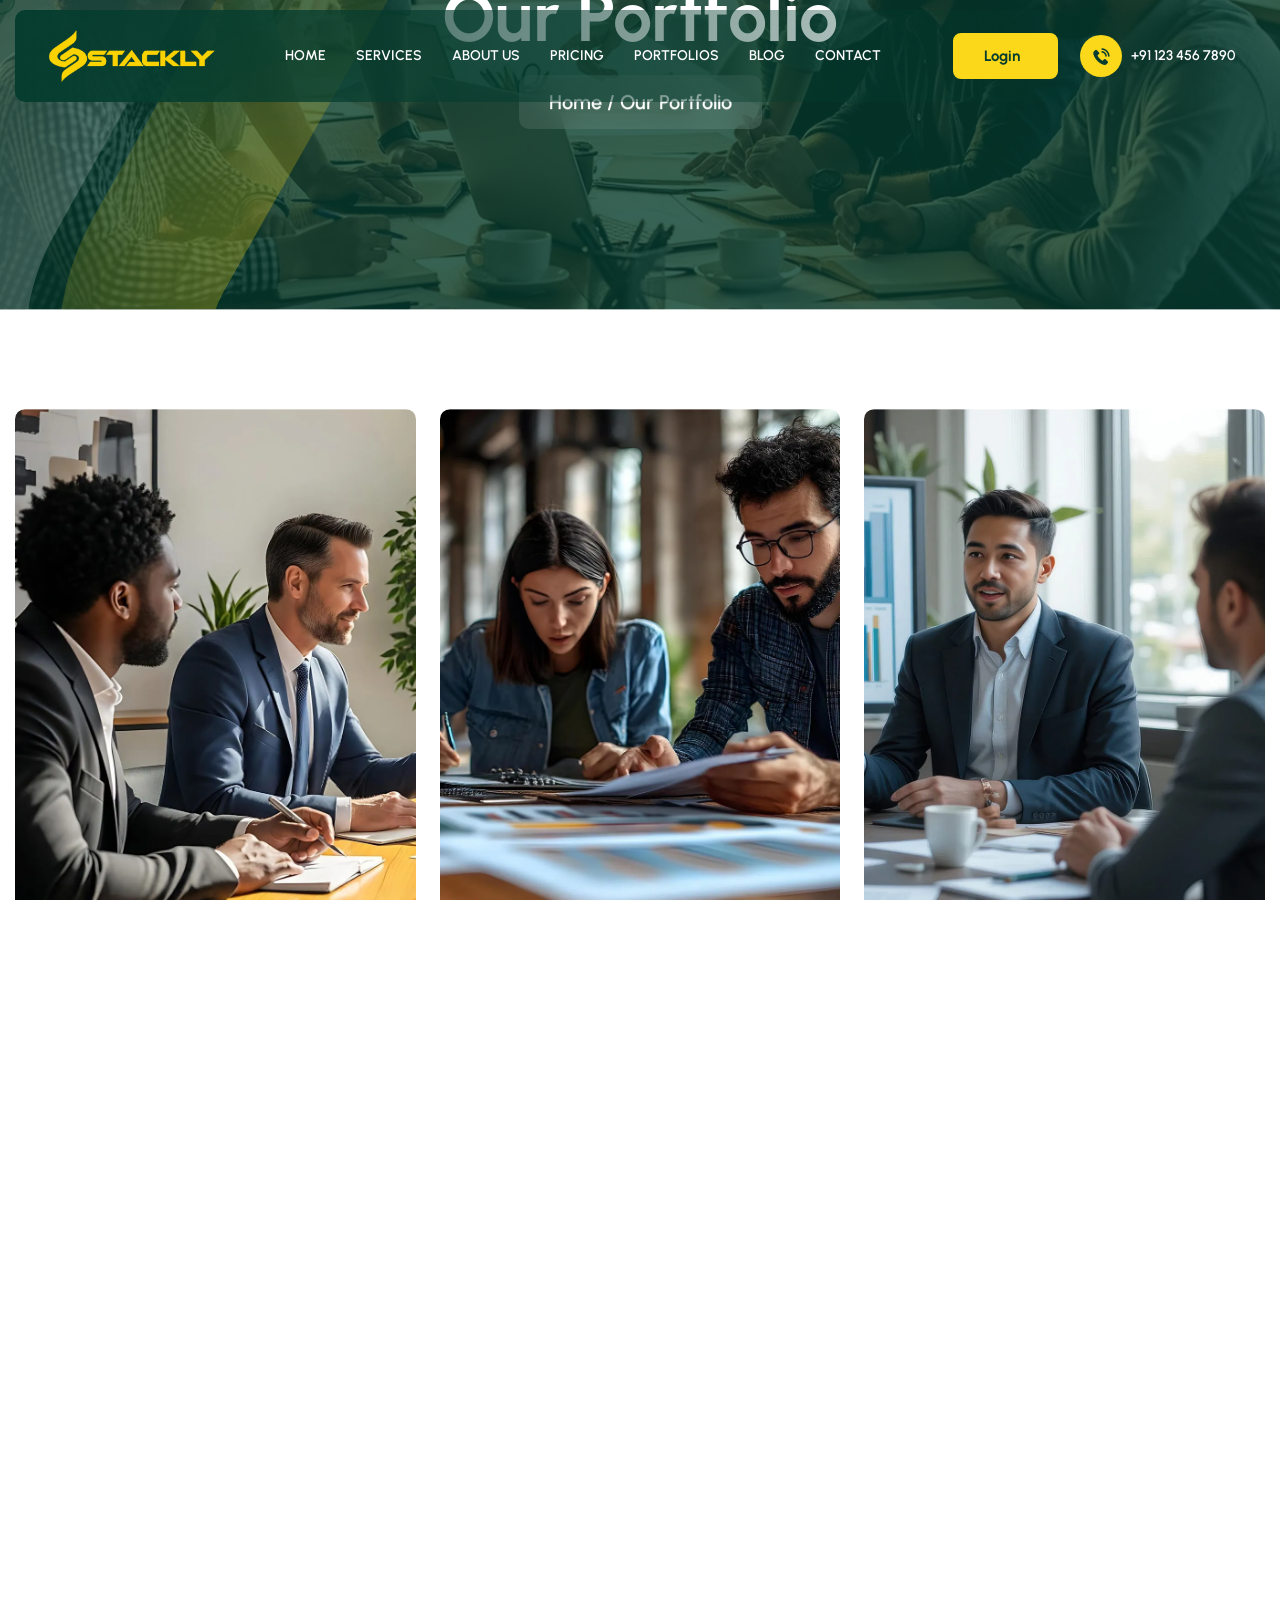
<file: portfolios.html>
<!doctype html>
<html class="no-js" lang="en">

<head>
  <meta charset="utf-8">
  <meta http-equiv="x-ua-compatible" content="ie=edge">
  <meta name="viewport" content="width=device-width, initial-scale=1">
  <meta name="description" content="">

  <!-- Site Title -->
  <title>Portfolios - Business Consulting</title>
<link rel="stylesheet" href="https://cdnjs.cloudflare.com/ajax/libs/font-awesome/6.7.2/css/all.min.css">
  <!-- CSS here -->
  <link rel="stylesheet" href="assets/css/bootstrap.min.css">
  <link rel="stylesheet" href="assets/css/pxn-icons.css">
  <link rel="stylesheet" href="assets/css/meanmenu.min.css">
  <link rel="stylesheet" href="assets/css/nice-select.min.css">
  <link rel="stylesheet" href="assets/css/swiper.min.css">
  <link rel="stylesheet" href="assets/css/glightbox.min.css">
  <link rel="stylesheet" href="assets/css/leaflet.min.css">

  <link rel="stylesheet" href="assets/css/main.css">
</head>

<body class="absolute-header">

  <!-- Magic Cursor -->
  <div class="mouse-cursor cursor-outer"></div>
  <div class="mouse-cursor cursor-inner"></div>
  <!-- Magic Cursor -->

  <!-- Preloader Start -->
  <div class="preloader" id="pxn-preloader">
    <div class="loader_content">
      <div class="loading"></div>
      <div class="loader_image"><img src="assets/images/loader.webp" alt="Loader"></div>
    </div>
  </div>
  <!-- Preloader End -->

  <!-- back to top start -->
  <div class="pxn_back-to-top">
    <svg class="progress-circle svg-content" width="100%" height="100%" viewBox="-1 -1 102 102">
      <path d="M50,1 a49,49 0 0,1 0,98 a49,49 0 0,1 0,-98" />
    </svg>
  </div>
  <!-- back to top end -->

  <!-- Header -->
<header class="pxn-header pxn-header-2 header-absolute" id="mainHeader">
    <div class="pxn_header_main">
        <div class="container-fluid">
            <div class="pxn_header_main_wrap">

                <!-- LOGO -->
                <a class="pxn_site_logo" href="index.html">
                    <img src="assets/images/logos/logo.webp" alt="Stackly">
                </a>

                <!-- DESKTOP AREA -->
                <div class="pxn_header_desktop">

                    <nav class="pxn_main_navigation">
                        <ul>
                            <li><a href="index.html">Home</a></li>
                            <li><a href="services.html">Services</a></li>
                            <li><a href="about.html">About Us</a></li>
                            <li><a href="pricing.html">Pricing</a></li>
                            <li><a href="portfolios.html">Portfolios</a></li>
                            <li><a href="blog.html">Blog</a></li>
                            <li><a href="contact.html">Contact</a></li>
                        </ul>
                    </nav>

                    <!-- DESKTOP LOGIN -->
                    <a href="signin.html" class="header_login_btn">
                        <span>Login</span>
                        <i class="pxni-user"></i>
                    </a>

                    <!-- DESKTOP PHONE -->
                    <a class="header_phone">
                        <span class="header_phone_icon">
                            <i class="pxni-phone"></i>
                        </span>
                        <span>+91 123 456 7890</span>
                    </a>

                </div>

                <!-- MOBILE HAMBURGER -->
                <button
                    type="button"
                    class="mobile_hamburger"
                    id="mobileHamburger"
                    aria-label="Open menu"
                    aria-expanded="false"
                >
                    <span></span>
                    <span></span>
                    <span></span>
                </button>

            </div>
        </div>
    </div>

    <!-- MOBILE NAV -->
    <div class="custom_mobile_menu" id="customMobileMenu">

        <nav>
            <ul>
                <li><a href="index.html">Home</a></li>
                <li><a href="services.html">Services</a></li>
                <li><a href="about.html">About Us</a></li>
                <li><a href="pricing.html">Pricing</a></li>
                <li><a href="portfolios.html">Portfolios</a></li>
                <li><a href="blog.html">Blog</a></li>
                <li><a href="contact.html">Contact</a></li>
            </ul>

            <!-- LOGIN INSIDE MOBILE MENU -->
            <div class="custom_mobile_login">
                <a href="signin.html">
                    <i class="pxni-user"></i>
                    <span>Login</span>
                </a>
            </div>
        </nav>

    </div>
</header>
  <!-- end: Header Area -->

  <div id="smooth-wrapper">
    <div id="smooth-content">

      <!-- start: Page Header -->
      <div class="pxn-page-header" data-bg-image="./assets/images/blog/blog-standard-img-2.webp">

        <img src="./assets/images/page-header/page-header-shape.webp" alt="Shape" class="left_shape">

        <div class="container">
          <div class="row">
            <div class="col">
              <div class="pxn_page_header_content">
                <h1 class="page_title">Our Portfolio</h1>
                <div class="pxn_breadcrumb">
                  <span><a href="index.html">Home</a></span>
                  /
                  <span class="current">Our Portfolio</span>
                </div>
              </div>
            </div>
          </div>
        </div>
      </div>
      <!-- end: Page Header -->

      <main id="content" class="site-main pxn-conetnt">

        <!-- start: Projects Section -->
        <section class="pxn-projects-page section-padding">
          <div class="container">
            <div class="row">
              <div class="col">
                <div class="pxn_page_projects_wrap">
                  <div class="pxn_page_projects">
                    <div class="pxn-h3_project_item">
                      <div class="project_img">
                        <a href="404.html">
                          <img src="./assets/images/projects/h3-project-img-1.webp" alt="Project"></a>

                        <div class="project_content">
                          <div class="project_cat">
                            <a class="category" href="404.html">Strategy</a>,
                            <a class="category" href="404.html">Growth</a>
                          </div>
                          <h3 class="project_title">
                            <a href="404.html">Business Analytics & Reporting</a>
                          </h3>
                        </div>
                      </div>
                    </div>

                    <div class="pxn-h3_project_item">
                      <div class="project_img">
                        <a href="404.html">
                          <img src="./assets/images/projects/h3-project-img-2.webp" alt="Project">
                        </a>

                        <div class="project_content">
                          <div class="project_cat">
                            <a class="category" href="404.html">Strategy</a>,
                            <a class="category" href="404.html">Growth</a>
                          </div>
                          <h3 class="project_title"><a href="404.html">Sales and Marketing Strategy</a>
                          </h3>
                        </div>
                      </div>
                    </div>

                    <div class="pxn-h3_project_item">
                      <div class="project_img">
                        <a href="404.html">
                          <img src="./assets/images/projects/h3-project-img-3.webp" alt="Project">
                        </a>

                        <div class="project_content">
                          <div class="project_cat">
                            <a class="category" href="404.html">Strategy</a>,
                            <a class="category" href="404.html">Growth</a>
                          </div>
                          <h3 class="project_title"><a href="404.html">Business Process Optimization</a>
                          </h3>
                        </div>
                      </div>
                    </div>

                    <div class="pxn-h3_project_item">
                      <div class="project_img">
                        <a href="404.html">
                          <img src="./assets/images/projects/h3-project-img-4.webp" alt="Project"></a>

                        <div class="project_content">
                          <div class="project_cat">
                            <a class="category" href="404.html">Strategy</a>,
                            <a class="category" href="404.html">Growth</a>
                          </div>
                          <h3 class="project_title">
                            <a href="404.html">Business Analytics & Reporting</a>
                          </h3>
                        </div>
                      </div>
                    </div>

                    <div class="pxn-h3_project_item">
                      <div class="project_img">
                        <a href="404.html">
                          <img src="./assets/images/projects/h3-project-img-5.webp" alt="Project">
                        </a>

                        <div class="project_content">
                          <div class="project_cat">
                            <a class="category" href="404.html">Strategy</a>,
                            <a class="category" href="404.html">Growth</a>
                          </div>
                          <h3 class="project_title"><a href="404.html">Sales and Marketing Strategy</a>
                          </h3>
                        </div>
                      </div>
                    </div>

                    <div class="pxn-h3_project_item">
                      <div class="project_img">
                        <a href="404.html">
                          <img src="./assets/images/projects/h3-project-img-6.webp" alt="Project">
                        </a>

                        <div class="project_content">
                          <div class="project_cat">
                            <a class="category" href="404.html">Strategy</a>,
                            <a class="category" href="404.html">Growth</a>
                          </div>
                          <h3 class="project_title"><a href="404.html">Business Process Optimization</a>
                          </h3>
                        </div>
                      </div>
                    </div>
                  </div>

                  <div class="pxn_pagination">
                    <span class="page-numbers current">01</span>
                    <a href="404.html" class="page-numbers">02</a>
                    <a href="404.html" class="page-numbers">03</a>
                    <a href="404.html" class="next page-numbers"><i class="pxni-angle-right"></i></a>
                  </div>
                </div>
              </div>
            </div>
          </div>
        </section>

        <section class="pxn_impact_section">
  <div class="container">
    <div class="section_heading text-center">
      <span class="section_subtitle">Our Impact</span>
      <h2 class="section_title">Creating Measurable Business Impact</h2>
      <p class="section_desc">
        We help businesses turn challenges into opportunities through practical
        strategies, smarter decisions, and focused execution.
      </p>
    </div>

    <div class="impact_grid">

      <div class="impact_item">
        <div class="impact_number">150+</div>
        <h3>Business Projects</h3>
        <p>Consulting projects delivered across different business needs.</p>
      </div>

      <div class="impact_item">
        <div class="impact_number">80+</div>
        <h3>Businesses Supported</h3>
        <p>Organizations supported with strategic and operational solutions.</p>
      </div>

      <div class="impact_item">
        <div class="impact_number">25+</div>
        <h3>Industry Segments</h3>
        <p>Experience across diverse industries and business environments.</p>
      </div>

      <div class="impact_item">
        <div class="impact_number">95%</div>
        <h3>Client Satisfaction</h3>
        <p>Focused on delivering practical solutions aligned with client goals.</p>
      </div>

    </div>
  </div>
</section>

<section class="pxn_industry_section">
  <div class="container">

    <div class="section_heading text-center">
      <span class="section_subtitle">Industry Expertise</span>
      <h2 class="section_title">Consulting Across Diverse Industries</h2>
      <p class="section_desc">
        Our business consulting expertise helps organizations address industry
        challenges, improve performance, and identify new opportunities for growth.
      </p>
    </div>

<div class="industry_grid">

  <div class="industry_card">
    <div class="industry_icon">
      <i class="fas fa-rocket"></i>
    </div>
    <h3>Startups & SMEs</h3>
    <p>
      Business planning, growth strategies, operational guidance, and market positioning.
    </p>
  </div>

  <div class="industry_card">
    <div class="industry_icon">
      <i class="fas fa-chart-line"></i>
    </div>
    <h3>Financial Services</h3>
    <p>
      Strategic planning, process improvement, performance analysis, and business optimization.
    </p>
  </div>

  <div class="industry_card">
    <div class="industry_icon">
      <i class="fas fa-laptop-code"></i>
    </div>
    <h3>Technology & IT</h3>
    <p>
      Digital strategy, business transformation, process optimization, and growth planning.
    </p>
  </div>

  <div class="industry_card">
    <div class="industry_icon">
      <i class="fas fa-store"></i>
    </div>
    <h3>Retail & Consumer</h3>
    <p>
      Customer strategy, operational efficiency, market analysis, and revenue growth planning.
    </p>
  </div>

  <div class="industry_card">
    <div class="industry_icon">
      <i class="fas fa-industry"></i>
    </div>
    <h3>Manufacturing</h3>
    <p>
      Operational improvement, productivity planning, cost optimization, and performance management.
    </p>
  </div>

  <div class="industry_card">
    <div class="industry_icon">
      <i class="fas fa-heartbeat"></i>
    </div>
    <h3>Healthcare</h3>
    <p>
      Business strategy, process improvement, service optimization, and organizational planning.
    </p>
  </div>

</div>

  </div>
</section>


        <!-- end: Projects Section -->

      </main>

     <!-- start: Footer -->
      <footer class="pxn-footer pxn-footer-2 overflow-hidden" data-bg-image="./assets/images/footer/h1-footer-bg.webp">
        <div class="footer_widgets">
          <div class="container">
            <div class="row">
              <div class="col">
                <div class="footer_widgets_wrap">
                  <div class="pxn_footer_widget footer_info_widget">
                    <div class="footer_logo">
                      <a href="index.html" class="logo"><img src="./assets/images/logos/logo.webp"
                          alt="LOGO"></a>
                    </div>
                    <div class="footer_desc">Refresh your skills, our team of experienced
                      instructors will guide you every step the
                      way. Our comprehensive ..</div>

   <form id="subscriptionForm" action="404.html" method="get" novalidate>
  <div class="pxn_footer_subscription">
    <input
      type="email"
      name="s_email"
      id="s_email"
      placeholder="Enter your email"
      required
    >

    <button type="submit">
      <i class="pxni-send"></i>
    </button>
  </div>
</form>

<script>
document.getElementById("subscriptionForm").addEventListener("submit", function (e) {
  e.preventDefault();

  const emailInput = document.getElementById("s_email");
  const email = emailInput.value.trim();

  const emailPattern = /^[a-zA-Z0-9._%+-]+@[a-zA-Z0-9.-]+\.[a-zA-Z]{2,}$/;

  if (email === "") {
    emailInput.setCustomValidity("Please enter your email address.");
    emailInput.reportValidity();
    return;
  }

  if (!emailPattern.test(email)) {
    emailInput.setCustomValidity("Please enter a valid email address.");
    emailInput.reportValidity();
    return;
  }

  emailInput.setCustomValidity("");

  // Proper email entered → go to 404 page
  window.location.href = "404.html";
});
</script>

                    <ul class="pxn_socials_2 footer_socials">
                      <li><a class="social" href="404.html"><i
                            class="pxni-facebook"></i></a>
                      </li>
                      <li><a class="social" href="404.html"><i class="pxni-x-twitter"></i></a>
                      </li>
                      <li><a class="social" href="404.html"><i
                            class="pxni-linkedin"></i></a>
                      </li>
                      <li><a class="social" href="404.html"><i
                            class="pxni-instagram"></i></a>
                      </li>
                    </ul>
                  </div>

                  <div class="footer_widgets_inner">
                    <div class="pxn_footer_widget widget-nav-menu">
                      <h2 class="footer_title">Our Services</h2>

                      <ul>
                        <li><a href="404.html">Business Process</a></li>
                        <li><a href="404.html">Financial Management</a></li>
                        <li><a href="404.html">Market Research</a></li>
                        <li><a href="404.html">Change Management</a></li>
                        <li><a href="404.html">Market Research</a></li>
                      </ul>
                    </div>

                    <div class="pxn_footer_widget widget-nav-menu">
                      <h2 class="footer_title">Quick Links</h2>

                      <ul>
                        <li><a href="about.html">About Us</a></li>
                        <li><a href="portfolios.html">Our Portfolio</a></li>
                        <li><a href="blog.html">Blog Post</a></li>
                        <li><a href="contact.html">Contact Us</a></li>
                        <li><a href="pricing.html">Pricing Page</a></li>
                      </ul>
                    </div>

                    <div class="pxn_footer_widget footer_contact_info">
                      <h2 class="footer_title">Our Offices</h2>

                      <ul>
                        <li>
                          <span class="label">Headquarters- India</span>
                          <div class="text">Salem (major city in the state Tamilnadu).</div>
                        </li>
                        <li>
                          <span class="label">Operations - India</span>
                          <div class="text">Bangalore (major India's largest cities)</div>
                        </li>
                      </ul>
                    </div>

                    <div class="pxn_footer_widget footer_gallery">
  <h2 class="footer_title">Our Gallery</h2>

  <div class="gallery_wrap">

    <a class="gallery_item" href="404.html">
      <img src="./assets/images/gallery/h2-gallery-thumb-img-1.webp" alt="Gallery Image 1">
    </a>

    <a class="gallery_item" href="404.html">
      <img src="./assets/images/gallery/h2-gallery-thumb-img-2.webp" alt="Gallery Image 2">
    </a>

    <a class="gallery_item" href="404.html">
      <img src="./assets/images/gallery/h2-gallery-thumb-img-3.webp" alt="Gallery Image 3">
    </a>

    <a class="gallery_item" href="404.html">
      <img src="./assets/images/gallery/h2-gallery-thumb-img-4.webp" alt="Gallery Image 4">
    </a>

  </div>
</div>
                  </div>
                </div>
              </div>
            </div>
          </div>
        </div>

        <div class="footer_bottom">
          <div class="container">
            <div class="row">
              <div class="col">
                <div class="footer_bottom_wrap d-flex flex-wrap align-items-center justify-content-center">
                  <div class="pxn_copyright_text">&copy; <span>2026</span> Stackly. All Rights Reserved.</div>
                </div>
              </div>
            </div>
          </div>
        </div>
      </footer>
      <!-- end: Footer -->


    </div> <!-- end: smooth-content -->
  </div> <!-- end: smooth-wrapper -->

  <!-- JS here -->
  <script src="assets/js/jquery.min.js"></script>
  <script src="assets/js/bootstrap.bundle.min.js"></script>

  <script src="assets/js/gsap.min.js"></script>
  <script src="assets/js/gsap-scroll-trigger.min.js"></script>
  <script src="assets/js/gsap-scroll-to-plugin.min.js"></script>
  <script src="assets/js/gsap-scroll-smoother.js"></script>
  <script src="assets/js/gsap-split-text.min.js"></script>

  <script src="assets/js/meanmenu.min.js"></script>
  <script src="assets/js/nice-select.min.js"></script>
  <script src="assets/js/backtotop.min.js"></script>
  <script src="assets/js/swiper.min.js"></script>
  <script src="assets/js/masonry.pkgd.min.js"></script>
  <script src="assets/js/imagesloaded.pkgd.min.js"></script>
  <script src="assets/js/glightbox.min.js"></script>
  <script src="assets/js/charts.min.js"></script>
  <script src="assets/js/leaflet.min.js"></script>

  <!-- custom script -->
  <script src="assets/js/main.js"></script>
</body>

</html>
</file>
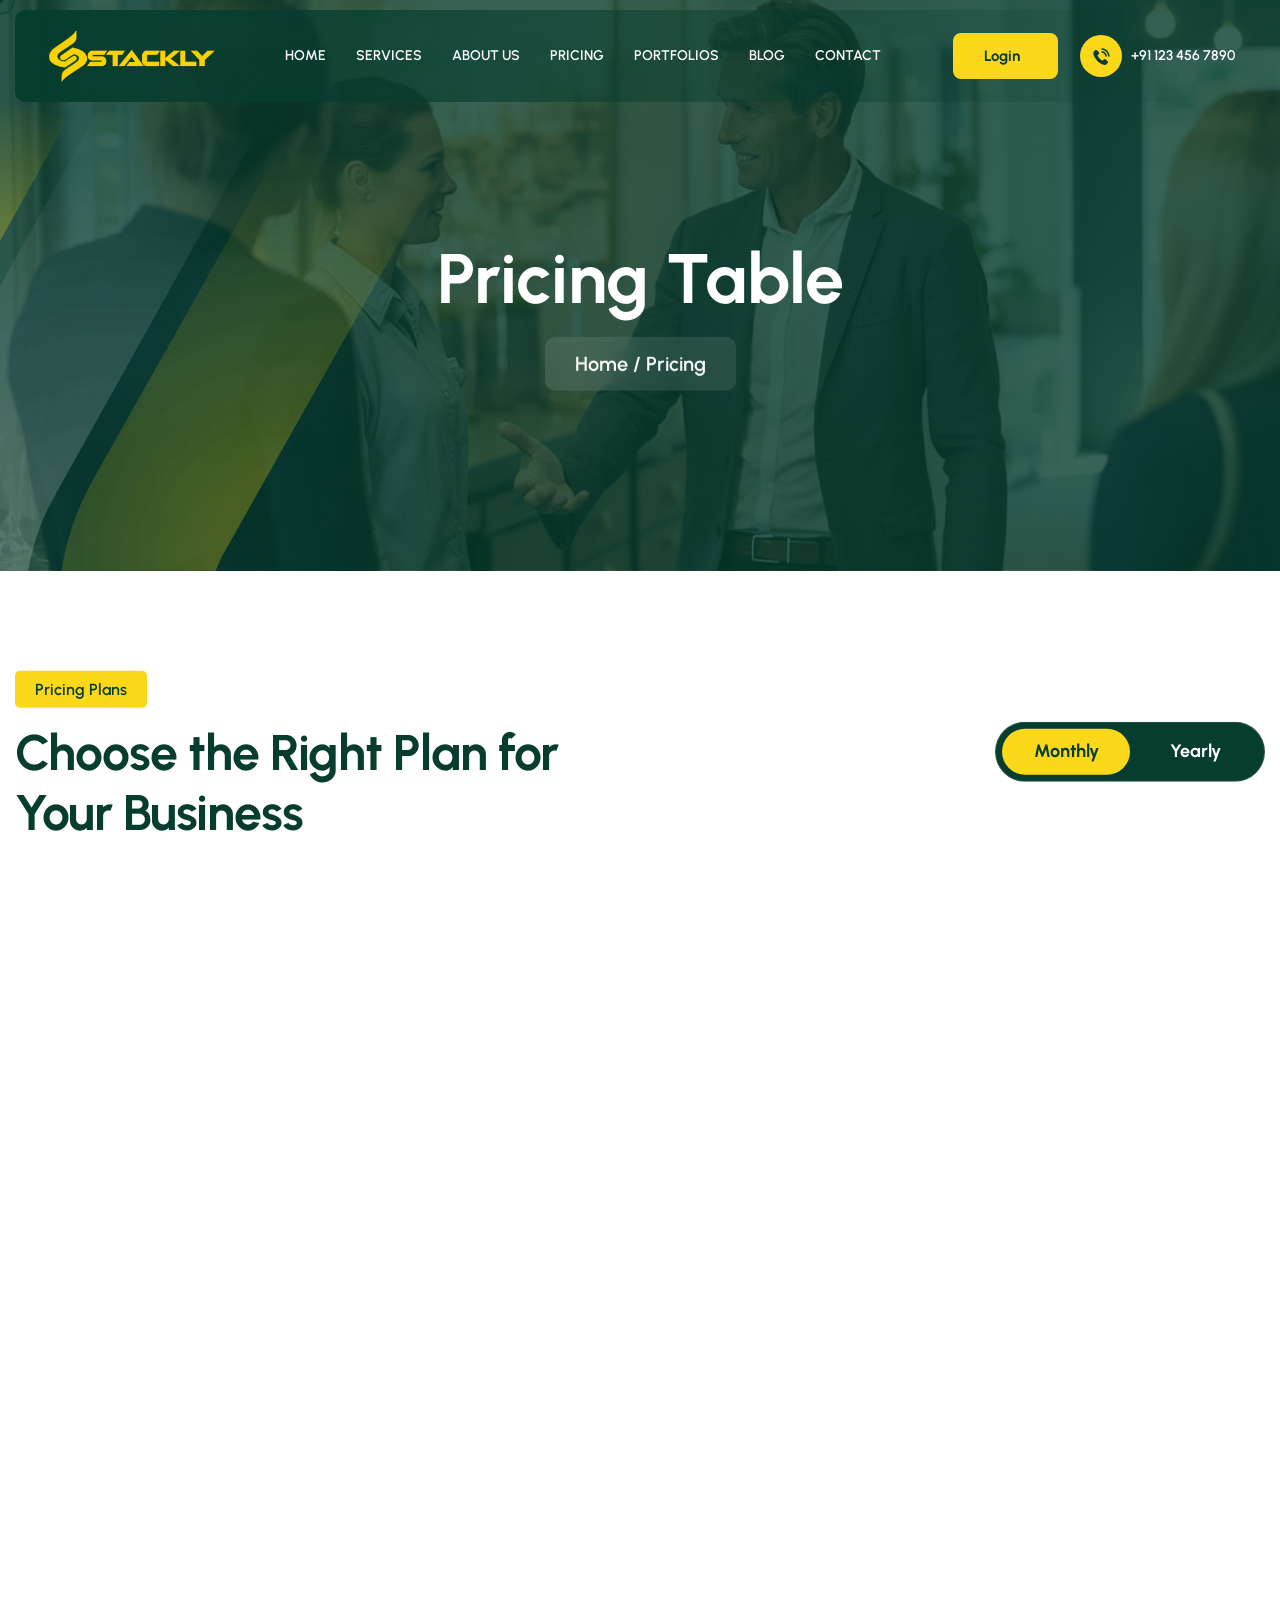
<file: pricing.html>
<!doctype html>
<html class="no-js" lang="en">

<head>
  <meta charset="utf-8">
  <meta http-equiv="x-ua-compatible" content="ie=edge">
  <meta name="viewport" content="width=device-width, initial-scale=1">
  <meta name="description" content="">

  <!-- Site Title -->
  <title>Pricing - Business</title>

  <!-- CSS here -->
  <link rel="stylesheet" href="assets/css/bootstrap.min.css">
  <link rel="stylesheet" href="assets/css/pxn-icons.css">
  <link rel="stylesheet" href="assets/css/meanmenu.min.css">
  <link rel="stylesheet" href="assets/css/nice-select.min.css">
  <link rel="stylesheet" href="assets/css/swiper.min.css">
  <link rel="stylesheet" href="assets/css/glightbox.min.css">
  <link rel="stylesheet" href="assets/css/leaflet.min.css">

  <link rel="stylesheet" href="assets/css/main.css">
</head>

<body class="absolute-header">

  <!-- Magic Cursor -->
  <div class="mouse-cursor cursor-outer"></div>
  <div class="mouse-cursor cursor-inner"></div>
  <!-- Magic Cursor -->

  <!-- Preloader Start -->
  <div class="preloader" id="pxn-preloader">
    <div class="loader_content">
      <div class="loading"></div>
      <div class="loader_image"><img src="assets/images/loader.webp" alt="Loader"></div>
    </div>
  </div>
  <!-- Preloader End -->

  <!-- back to top start -->
  <div class="pxn_back-to-top">
    <svg class="progress-circle svg-content" width="100%" height="100%" viewBox="-1 -1 102 102">
      <path d="M50,1 a49,49 0 0,1 0,98 a49,49 0 0,1 0,-98" />
    </svg>
  </div>
  <!-- back to top end -->

  <!-- Header -->
<header class="pxn-header pxn-header-2 header-absolute" id="mainHeader">
    <div class="pxn_header_main">
        <div class="container-fluid">
            <div class="pxn_header_main_wrap">

                <!-- LOGO -->
                <a class="pxn_site_logo" href="index.html">
                    <img src="assets/images/logos/logo.webp" alt="Stackly">
                </a>

                <!-- DESKTOP AREA -->
                <div class="pxn_header_desktop">

                    <nav class="pxn_main_navigation">
                        <ul>
                            <li><a href="index.html">Home</a></li>
                            <li><a href="services.html">Services</a></li>
                            <li><a href="about.html">About Us</a></li>
                            <li><a href="pricing.html">Pricing</a></li>
                            <li><a href="portfolios.html">Portfolios</a></li>
                            <li><a href="blog.html">Blog</a></li>
                            <li><a href="contact.html">Contact</a></li>
                        </ul>
                    </nav>

                    <!-- DESKTOP LOGIN -->
                    <a href="signin.html" class="header_login_btn">
                        <span>Login</span>
                        <i class="pxni-user"></i>
                    </a>

                    <!-- DESKTOP PHONE -->
                    <a class="header_phone">
                        <span class="header_phone_icon">
                            <i class="pxni-phone"></i>
                        </span>
                        <span>+91 123 456 7890</span>
                    </a>

                </div>

                <!-- MOBILE HAMBURGER -->
                <button
                    type="button"
                    class="mobile_hamburger"
                    id="mobileHamburger"
                    aria-label="Open menu"
                    aria-expanded="false"
                >
                    <span></span>
                    <span></span>
                    <span></span>
                </button>

            </div>
        </div>
    </div>

    <!-- MOBILE NAV -->
    <div class="custom_mobile_menu" id="customMobileMenu">

        <nav>
            <ul>
                <li><a href="index.html">Home</a></li>
                <li><a href="services.html">Services</a></li>
                <li><a href="about.html">About Us</a></li>
                <li><a href="pricing.html">Pricing</a></li>
                <li><a href="portfolios.html">Portfolios</a></li>
                <li><a href="blog.html">Blog</a></li>
                <li><a href="contact.html">Contact</a></li>
            </ul>

            <!-- LOGIN INSIDE MOBILE MENU -->
            <div class="custom_mobile_login">
                <a href="signin.html">
                    <i class="pxni-user"></i>
                    <span>Login</span>
                </a>
            </div>
        </nav>

    </div>
</header>
  <!-- end: Header Area -->

  <div id="smooth-wrapper">
    <div id="smooth-content">

      <!-- start: Page Header -->
      <div class="pxn-page-header" data-bg-image="./assets/images/blog/blog-standard-img-1.webp">

        <img src="./assets/images/page-header/page-header-shape.webp" alt="Shape" class="left_shape">

        <div class="container">
          <div class="row">
            <div class="col">
              <div class="pxn_page_header_content">
                <h1 class="page_title">Pricing Table</h1>
                <div class="pxn_breadcrumb">
                  <span><a href="index.html">Home</a></span>
                  /
                  <span class="current">Pricing</span>
                </div>
              </div>
            </div>
          </div>
        </div>
      </div>
      <!-- end: Page Header -->
      <main id="content" class="site-main pxn-conetnt">

        <!-- start: Pricing Section -->
        <section class="pxn-h1-pricing-section section-padding pricing-page">
          <div class="container">
            <div class="row">
              <div class="col">
                <div class="pxn-h1_pricing_wrapper">
                  <div class="section_heading">
                    <div class="heading_text">
                      <span class="sec_sub">Pricing Plans</span>
                      <h2 class="sec_title">Choose the Right Plan for Your Business</h2>
                    </div>

                    <label class="pxn_toggle_switcher">
                      <input class="pxn-toggle-checkbox" type="checkbox">
                      <span class="toggle_switch"></span>
                      <span class="toggle-m">Monthly</span>
                      <span class="toggle-y">Yearly</span>
                    </label>
                  </div>

                  <div class="pricing_wrapper">
                    <div class="pxn_pricing_box">
                      <div class="pricing_header">
                        <div class="package_name">Starter Plan</div>

                        <div class="package_price">
                          <span class="currency">$</span>
                          <span class="price" data-year-price="99.9" data-month-price="49.9">49.9</span>
                          <span class="period" data-year-period="/ Year" data-month-period="/ Month">/ Month</span>
                        </div>
                      </div>

                      <div class="pricing_content">
                        <ul class="package_features">
                          <li><i class="pxni-checked-circle"></i> Initial business analysis</li>
                          <li><i class="pxni-checked-circle"></i> Basic strategy recommendations</li>
                          <li><i class="pxni-checked-circle"></i> Email-Based Support</li>
                          <li><i class="pxni-checked-circle"></i> 4 social media platforms+ADS</li>
                          <li><i class="pxni-checked-circle"></i> Limited consultation hours</li>
                        </ul>

                        <a href="404.html" class="package_btn pxn-btn-primary">
                          <span class="btn_text"><span>Get Started</span></span>
                          <span class="btn_icon"><i class="pxni-arrow-right"></i></span>
                        </a>
                      </div>

                      <img src="./assets/images/shapes/pricing-bottom.webp" alt="shape" class="pricing_shape">
                    </div>

                    <div class="pxn_pricing_box recommended">
                      <div class="pricing_header">
                        <div class="package_name">Growth Plan</div>

                        <div class="package_price">
                          <span class="currency">$</span>
                          <span class="price" data-year-price="119.9" data-month-price="59.9">59.9</span>
                          <span class="period" data-year-period="/ Year" data-month-period="/ Month">/ Month</span>
                        </div>
                      </div>

                      <div class="pricing_content">
                        <ul class="package_features">
                          <li><i class="pxni-checked-circle"></i> In-depth market research</li>
                          <li><i class="pxni-checked-circle"></i> Custom business strategies</li>
                          <li><i class="pxni-checked-circle"></i> Project Implementation Support</li>
                          <li><i class="pxni-checked-circle"></i> Regular progress tracking</li>
                          <li><i class="pxni-checked-circle"></i> Priority support</li>
                        </ul>

                        <a href="404.html" class="package_btn pxn-btn-primary">
                          <span class="btn_text"><span>Get Started</span></span>
                          <span class="btn_icon"><i class="pxni-arrow-right"></i></span>
                        </a>
                      </div>

                      <img src="./assets/images/shapes/pricing-bottom.webp" alt="shape" class="pricing_shape">
                    </div>

                    <div class="pxn_pricing_box">
                      <div class="pricing_header">
                        <div class="package_name">Premium Plan</div>

                        <div class="package_price">
                          <span class="currency">$</span>
                          <span class="price" data-year-price="139.9" data-month-price="69.9">69.9</span>
                          <span class="period" data-year-period="/ Year" data-month-period="/ Month">/ Month</span>
                        </div>
                      </div>

                      <div class="pricing_content">
                        <ul class="package_features">
                          <li><i class="pxni-checked-circle"></i> Executive-level strategy</li>
                          <li><i class="pxni-checked-circle"></i> Full-scale business consulting</li>
                          <li><i class="pxni-checked-circle"></i> Ongoing performance tracking</li>
                          <li><i class="pxni-checked-circle"></i> Dedicated account manager</li>
                          <li><i class="pxni-checked-circle"></i> Advanced analytics & reporting</li>
                        </ul>

                        <a href="404.html" class="package_btn pxn-btn-primary">
                          <span class="btn_text"><span>Get Started</span></span>
                          <span class="btn_icon"><i class="pxni-arrow-right"></i></span>
                        </a>
                      </div>

                      <img src="./assets/images/shapes/pricing-bottom.webp" alt="shape" class="pricing_shape">
                    </div>
                  </div>
                </div>
              </div>
            </div>
          </div>
        </section>
        <!-- end: Pricing Section -->

<section class="pxn_consulting_value_section">
  <div class="container">
    <div class="row align-items-center">

      <div class="col-lg-5">
        <div class="section_heading">
          <span class="section_subtitle">Why Choose Us</span>
          <h2 class="section_title">Built Around Your Business Goals</h2>
          <p class="section_desc">
            Our consulting approach combines practical expertise, business insights,
            and measurable strategies to help organizations move forward with clarity
            and confidence.
          </p>
        </div>
      </div>

      <div class="col-lg-7">
        <div class="consulting_value_grid">

          <div class="consulting_value_card">
            <div class="value_icon">
              <i class="pxni-decisions"></i>
            </div>
            <div>
              <h3>Clear Direction</h3>
              <p>
                Turn complex business challenges into clear priorities and actionable
                strategies.
              </p>
            </div>
          </div>

          <div class="consulting_value_card">
            <div class="value_icon">
              <i class="pxni-planning"></i>
            </div>
            <div>
              <h3>Practical Solutions</h3>
              <p>
                Get realistic recommendations designed around your resources,
                operations, and business objectives.
              </p>
            </div>
          </div>

          <div class="consulting_value_card">
            <div class="value_icon">
              <i class="pxni-strategy"></i>
            </div>
            <div>
              <h3>Measurable Growth</h3>
              <p>
                Focus on strategies that improve efficiency, strengthen performance,
                and support sustainable growth.
              </p>
            </div>
          </div>

          <div class="consulting_value_card">
            <div class="value_icon">
              <i class="pxni-decisions"></i>
            </div>
            <div>
              <h3>Long-Term Partnership</h3>
              <p>
                Work with a consulting team that supports your business beyond
                planning and into successful execution.
              </p>
            </div>
          </div>

        </div>
      </div>

    </div>
  </div>
</section>

      </main>

       <!-- start: Footer -->
      <footer class="pxn-footer pxn-footer-2 overflow-hidden" data-bg-image="./assets/images/footer/h1-footer-bg.webp">
        <div class="footer_widgets">
          <div class="container">
            <div class="row">
              <div class="col">
                <div class="footer_widgets_wrap">
                  <div class="pxn_footer_widget footer_info_widget">
                    <div class="footer_logo">
                      <a href="index.html" class="logo"><img src="./assets/images/logos/logo.webp"
                          alt="LOGO"></a>
                    </div>
                    <div class="footer_desc">Refresh your skills, our team of experienced
                      instructors will guide you every step the
                      way. Our comprehensive ..</div>

   <form id="subscriptionForm" action="404.html" method="get" novalidate>
  <div class="pxn_footer_subscription">
    <input
      type="email"
      name="s_email"
      id="s_email"
      placeholder="Enter your email"
      required
    >

    <button type="submit">
      <i class="pxni-send"></i>
    </button>
  </div>
</form>

<script>
document.getElementById("subscriptionForm").addEventListener("submit", function (e) {
  e.preventDefault();

  const emailInput = document.getElementById("s_email");
  const email = emailInput.value.trim();

  const emailPattern = /^[a-zA-Z0-9._%+-]+@[a-zA-Z0-9.-]+\.[a-zA-Z]{2,}$/;

  if (email === "") {
    emailInput.setCustomValidity("Please enter your email address.");
    emailInput.reportValidity();
    return;
  }

  if (!emailPattern.test(email)) {
    emailInput.setCustomValidity("Please enter a valid email address.");
    emailInput.reportValidity();
    return;
  }

  emailInput.setCustomValidity("");

  // Proper email entered → go to 404 page
  window.location.href = "404.html";
});
</script>

                    <ul class="pxn_socials_2 footer_socials">
                      <li><a class="social" href="404.html"><i
                            class="pxni-facebook"></i></a>
                      </li>
                      <li><a class="social" href="404.html"><i class="pxni-x-twitter"></i></a>
                      </li>
                      <li><a class="social" href="404.html"><i
                            class="pxni-linkedin"></i></a>
                      </li>
                      <li><a class="social" href="404.html"><i
                            class="pxni-instagram"></i></a>
                      </li>
                    </ul>
                  </div>

                  <div class="footer_widgets_inner">
                    <div class="pxn_footer_widget widget-nav-menu">
                      <h2 class="footer_title">Our Services</h2>

                      <ul>
                        <li><a href="404.html">Business Process</a></li>
                        <li><a href="404.html">Financial Management</a></li>
                        <li><a href="404.html">Market Research</a></li>
                        <li><a href="404.html">Change Management</a></li>
                        <li><a href="404.html">Market Research</a></li>
                      </ul>
                    </div>

                    <div class="pxn_footer_widget widget-nav-menu">
                      <h2 class="footer_title">Quick Links</h2>

                      <ul>
                        <li><a href="about.html">About Us</a></li>
                        <li><a href="portfolios.html">Our Portfolio</a></li>
                        <li><a href="blog.html">Blog Post</a></li>
                        <li><a href="contact.html">Contact Us</a></li>
                        <li><a href="pricing.html">Pricing Page</a></li>
                      </ul>
                    </div>

                    <div class="pxn_footer_widget footer_contact_info">
                      <h2 class="footer_title">Our Offices</h2>

                      <ul>
                        <li>
                          <span class="label">Headquarters- India</span>
                          <div class="text">Salem (major city in the state Tamilnadu).</div>
                        </li>
                        <li>
                          <span class="label">Operations - India</span>
                          <div class="text">Bangalore (major India's largest cities)</div>
                        </li>
                      </ul>
                    </div>

                    <div class="pxn_footer_widget footer_gallery">
  <h2 class="footer_title">Our Gallery</h2>

  <div class="gallery_wrap">

    <a class="gallery_item" href="404.html">
      <img src="./assets/images/gallery/h2-gallery-thumb-img-1.webp" alt="Gallery Image 1">
    </a>

    <a class="gallery_item" href="404.html">
      <img src="./assets/images/gallery/h2-gallery-thumb-img-2.webp" alt="Gallery Image 2">
    </a>

    <a class="gallery_item" href="404.html">
      <img src="./assets/images/gallery/h2-gallery-thumb-img-3.webp" alt="Gallery Image 3">
    </a>

    <a class="gallery_item" href="404.html">
      <img src="./assets/images/gallery/h2-gallery-thumb-img-4.webp" alt="Gallery Image 4">
    </a>

  </div>
</div>
                  </div>
                </div>
              </div>
            </div>
          </div>
        </div>

        <div class="footer_bottom">
          <div class="container">
            <div class="row">
              <div class="col">
                <div class="footer_bottom_wrap d-flex flex-wrap align-items-center justify-content-center">
                  <div class="pxn_copyright_text">&copy; <span>2026</span> Stackly. All Rights Reserved.</div>
                </div>
              </div>
            </div>
          </div>
        </div>
      </footer>
      <!-- end: Footer -->


    </div> <!-- end: smooth-content -->
  </div> <!-- end: smooth-wrapper -->

  <!-- JS here -->
  <script src="assets/js/jquery.min.js"></script>
  <script src="assets/js/bootstrap.bundle.min.js"></script>

  <script src="assets/js/gsap.min.js"></script>
  <script src="assets/js/gsap-scroll-trigger.min.js"></script>
  <script src="assets/js/gsap-scroll-to-plugin.min.js"></script>
  <script src="assets/js/gsap-scroll-smoother.js"></script>
  <script src="assets/js/gsap-split-text.min.js"></script>

  <script src="assets/js/meanmenu.min.js"></script>
  <script src="assets/js/nice-select.min.js"></script>
  <script src="assets/js/backtotop.min.js"></script>
  <script src="assets/js/swiper.min.js"></script>
  <script src="assets/js/masonry.pkgd.min.js"></script>
  <script src="assets/js/imagesloaded.pkgd.min.js"></script>
  <script src="assets/js/glightbox.min.js"></script>
  <script src="assets/js/charts.min.js"></script>
  <script src="assets/js/leaflet.min.js"></script>

  <!-- custom script -->
  <script src="assets/js/main.js"></script>
</body>

</html>
</file>
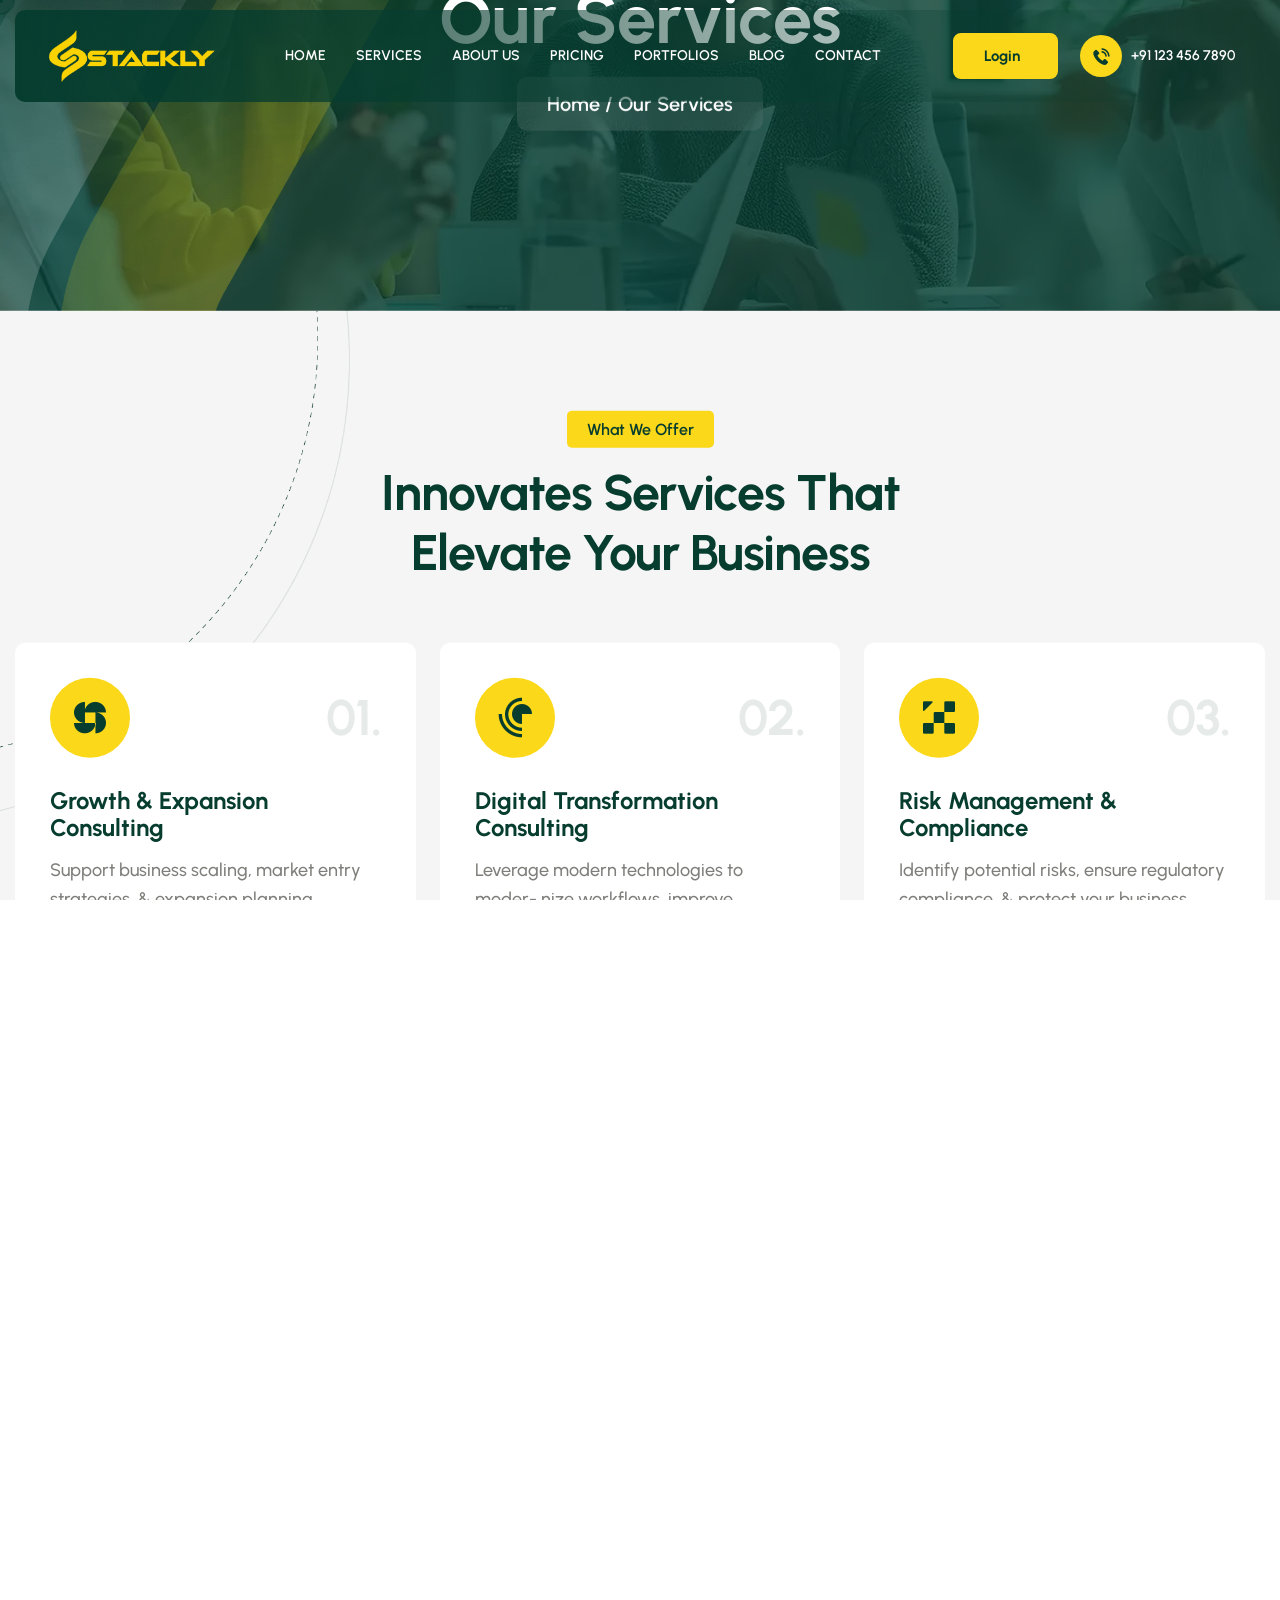
<file: services.html>
<!doctype html>
<html class="no-js" lang="en">

<head>
  <meta charset="utf-8">
  <meta http-equiv="x-ua-compatible" content="ie=edge">
  <meta name="viewport" content="width=device-width, initial-scale=1">
  <meta name="description" content="">

  <!-- Site Title -->
  <title>Services - Business Consulting</title>
  <!-- CSS here -->
  <link rel="stylesheet" href="assets/css/bootstrap.min.css">
  <link rel="stylesheet" href="assets/css/pxn-icons.css">
  <link rel="stylesheet" href="assets/css/meanmenu.min.css">
  <link rel="stylesheet" href="assets/css/nice-select.min.css">
  <link rel="stylesheet" href="assets/css/swiper.min.css">
  <link rel="stylesheet" href="assets/css/glightbox.min.css">
  <link rel="stylesheet" href="assets/css/leaflet.min.css">

  <link rel="stylesheet" href="assets/css/main.css">
</head>

<body class="absolute-header">

  <!-- Magic Cursor -->
  <div class="mouse-cursor cursor-outer"></div>
  <div class="mouse-cursor cursor-inner"></div>
  <!-- Magic Cursor -->

  <!-- Preloader Start -->
  <div class="preloader" id="pxn-preloader">
    <div class="loader_content">
      <div class="loading"></div>
      <div class="loader_image"><img src="assets/images/loader.webp" alt="Loader"></div>
    </div>
  </div>
  <!-- Preloader End -->

  <!-- back to top start -->
  <div class="pxn_back-to-top">
    <svg class="progress-circle svg-content" width="100%" height="100%" viewBox="-1 -1 102 102">
      <path d="M50,1 a49,49 0 0,1 0,98 a49,49 0 0,1 0,-98" />
    </svg>
  </div>
  <!-- back to top end -->

  
  <!-- Header -->
<header class="pxn-header pxn-header-2 header-absolute" id="mainHeader">
    <div class="pxn_header_main">
        <div class="container-fluid">
            <div class="pxn_header_main_wrap">

                <!-- LOGO -->
                <a class="pxn_site_logo" href="index.html">
                    <img src="assets/images/logos/logo.webp" alt="Stackly">
                </a>

                <!-- DESKTOP AREA -->
                <div class="pxn_header_desktop">

                    <nav class="pxn_main_navigation">
                        <ul>
                            <li><a href="index.html">Home</a></li>
                            <li><a href="services.html">Services</a></li>
                            <li><a href="about.html">About Us</a></li>
                            <li><a href="pricing.html">Pricing</a></li>
                            <li><a href="portfolios.html">Portfolios</a></li>
                            <li><a href="blog.html">Blog</a></li>
                            <li><a href="contact.html">Contact</a></li>
                        </ul>
                    </nav>

                    <!-- DESKTOP LOGIN -->
                    <a href="signin.html" class="header_login_btn">
                        <span>Login</span>
                        <i class="pxni-user"></i>
                    </a>

                    <!-- DESKTOP PHONE -->
                    <a class="header_phone">
                        <span class="header_phone_icon">
                            <i class="pxni-phone"></i>
                        </span>
                        <span>+91 123 456 7890</span>
                    </a>

                </div>

                <!-- MOBILE HAMBURGER -->
                <button
                    type="button"
                    class="mobile_hamburger"
                    id="mobileHamburger"
                    aria-label="Open menu"
                    aria-expanded="false"
                >
                    <span></span>
                    <span></span>
                    <span></span>
                </button>

            </div>
        </div>
    </div>

    <!-- MOBILE NAV -->
    <div class="custom_mobile_menu" id="customMobileMenu">

        <nav>
            <ul>
                <li><a href="index.html">Home</a></li>
                <li><a href="services.html">Services</a></li>
                <li><a href="about.html">About Us</a></li>
                <li><a href="pricing.html">Pricing</a></li>
                <li><a href="portfolios.html">Portfolios</a></li>
                <li><a href="blog.html">Blog</a></li>
                <li><a href="contact.html">Contact</a></li>
            </ul>

            <!-- LOGIN INSIDE MOBILE MENU -->
            <div class="custom_mobile_login">
                <a href="signin.html">
                    <i class="pxni-user"></i>
                    <span>Login</span>
                </a>
            </div>
        </nav>

    </div>
</header>
  <!-- end: Header Area -->

  <div id="smooth-wrapper">
    <div id="smooth-content">

      <!-- start: Page Header -->
      <div class="pxn-page-header" data-bg-image="./assets/images/page-header/page-header-bg.webp">

        <img src="./assets/images/page-header/page-header-shape.webp" alt="Shape" class="left_shape">

        <div class="container">
          <div class="row">
            <div class="col">
              <div class="pxn_page_header_content">
                <h1 class="page_title">Our Services</h1>
                <div class="pxn_breadcrumb">
                  <span><a href="index.html">Home</a></span>
                  /
                  <span class="current">Our Services</span>
                </div>
              </div>
            </div>
          </div>
        </div>
      </div>
      <!-- end: Page Header -->
      <main id="content" class="site-main pxn-conetnt">

        <!-- start: Services Section -->
        <section class="pxn-h2-services-section section-padding">

          <img src="./assets/images/services/h2-services-left-shape.webp" alt="Shape" class="left_shape">
          <img src="./assets/images/services/h2-services-right-shape.webp" alt="Shape" class="right_shape">

          <div class="container">
            <div class="row">
              <div class="col">
                <div class="pxn-h2_services_wrap">
                  <div class="section_heading text-center">
                    <span class="sec_sub">What We Offer</span>
                    <h2 class="sec_title">Innovates Services That Elevate Your Business</h2>
                  </div>

                  <div class="pxn-h2_services">
                    <div class="pxn_service_item">
                      <div class="service_header">
                        <div class="service_icon">
                          <i class="pxni-growth"></i>
                        </div>

                        <div class="service_no">01.</div>
                      </div>
                      <div class="service_content">
                        <h3 class="service_title"><a href="404.html">Growth & Expansion <br>Consulting</a>
                        </h3>
                        <div class="service_excerpt">Support business scaling, market entry strategies, & expansion
                          planning...</div>

                        <a href="404.html" class="service_btn pxn-btn-primary">
                          <span class="btn_text"><span>Get Started</span></span>
                          <span class="btn_icon"><i class="pxni-arrow-right"></i></span>
                        </a>
                      </div>
                    </div>

                    <div class="pxn_service_item">
                      <div class="service_header">
                        <div class="service_icon">
                          <i class="pxni-transformation"></i>
                        </div>

                        <div class="service_no">02.</div>
                      </div>
                      <div class="service_content">
                        <h3 class="service_title"><a href="404.html">Digital Transformation
                            <br>Consulting</a>
                        </h3>
                        <div class="service_excerpt">Leverage modern technologies to moder-
                          nize workflows, improve customer...</div>

                        <a href="404.html" class="service_btn pxn-btn-primary">
                          <span class="btn_text"><span>Get Started</span></span>
                          <span class="btn_icon"><i class="pxni-arrow-right"></i></span>
                        </a>
                      </div>
                    </div>

                    <div class="pxn_service_item">
                      <div class="service_header">
                        <div class="service_icon">
                          <i class="pxni-compliance"></i>
                        </div>

                        <div class="service_no">03.</div>
                      </div>
                      <div class="service_content">
                        <h3 class="service_title"><a href="404.html">Risk Management & <br>Compliance</a>
                        </h3>
                        <div class="service_excerpt">Identify potential risks, ensure regulatory compliance, & protect
                          your
                          business...</div>

                        <a href="404.html" class="service_btn pxn-btn-primary">
                          <span class="btn_text"><span>Get Started</span></span>
                          <span class="btn_icon"><i class="pxni-arrow-right"></i></span>
                        </a>
                      </div>
                    </div>

                    <div class="pxn_service_item">
                      <div class="service_header">
                        <div class="service_icon">
                          <i class="pxni-expansion"></i>
                        </div>

                        <div class="service_no">04</div>
                      </div>
                      <div class="service_content">
                        <h3 class="service_title"><a href="404.html">Growth & Expansion Consulting</a></h3>
                        <div class="service_excerpt">Support business scaling, market entry strategies, & expansion
                          planning...</div>

                        <a href="404.html" class="service_btn pxn-btn-primary">
                          <span class="btn_text"><span>Get Started</span></span>
                          <span class="btn_icon"><i class="pxni-arrow-right"></i></span>
                        </a>
                      </div>
                    </div>

                    <div class="pxn_service_item feature"
                      data-bg-image="./assets/images/services/h2-service-bg-img.webp">
                      <div class="service_header">
                        <div class="service_icon">
                          <i class="pxni-progress"></i>
                        </div>

                        <div class="service_no">05.</div>
                      </div>
                      <div class="service_content">
                        <h3 class="service_title"><a href="404.html">Growth & Expansion <br>Consulting</a>
                        </h3>
                        <div class="service_excerpt">Support business scaling, market entry strategies, & expansion
                          planning...</div>

                        <a href="404.html" class="service_btn pxn-btn-primary">
                          <span class="btn_text"><span>Get Started</span></span>
                          <span class="btn_icon"><i class="pxni-arrow-right"></i></span>
                        </a>
                      </div>
                    </div>
                  </div>
                </div>
              </div>
            </div>
          </div>
        </section>
        <!-- end: Services Section -->

    
        <!-- start: Why Choose Us -->
        <section class="pxn-h1-why-choose-section" data-bg-image="./assets/images/why-choose/h1-why-choose-bg-img.webp">
          <div class="container">
            <div class="row">
              <div class="col">
                <div class="pxn-h1_why_choose_wrapper">
                  <div class="section_heading">
                    <div class="heading_text">
                      <span class="sec_sub">Why Choose Us</span>
                      <h2 class="sec_title">Why Businesses Trust Our Consultants</h2>
                    </div>

                    <div class="sec_desc">Clients choose us for our strategic clarity, disciplined execution, &
                      commitment
                      to results. We act as long-term partners, helping organizations unlock new opportunities,
                      strengthen
                      performance, & stay ahead in a competitive market.</div>
                  </div>

                  <div class="why_choose_features">

                    <div class="feature_bg_img">
                      <img src="./assets/images/why-choose/h1-why-choose-img.webp" alt="ChooseImage">
                    </div>

                    <div class="pxn-h1_feature_box">
                      <div class="feature_box_head">
                        <h3 class="feature_title">Custom business solutions</h3>
                        <div class="feature_icon"><i class="pxni-solutions"></i></div>
                      </div>

                      <div class="feature_desc">We deliver solutions for tailored to the unique needs of your business.
                      </div>
                    </div>

                    <div class="pxn-h1_feature_box right">
                      <div class="feature_box_head">
                        <h3 class="feature_title">Experienced consultants</h3>
                        <div class="feature_icon"><i class="pxni-consultants"></i></div>
                      </div>

                      <div class="feature_desc">Our consultings team brings years of hands-on industry experience.</div>
                    </div>

                    <div class="pxn-h1_feature_box">
                      <div class="feature_box_head">
                        <h3 class="feature_title">Strategy-led approach</h3>
                        <div class="feature_icon"><i class="pxni-approach"></i></div>
                      </div>

                      <div class="feature_desc">Our consulting services are driven by a clear, strategy-first mindset.
                      </div>
                    </div>

                    <div class="pxn-h1_feature_box right">
                      <div class="feature_box_head">
                        <h3 class="feature_title">Results-focused execution</h3>
                        <div class="feature_icon"><i class="pxni-execution"></i></div>
                      </div>

                      <div class="feature_desc">We turn strategy into action with a strong focus on measurable outcomes.
                      </div>
                    </div>
                  </div>
                </div>
              </div>
            </div>
          </div>
        </section>
        <!-- end: Why Choose Us -->


        <!-- start: Process Section -->
        <section class="pxn-h3-process-section section-padding">
          <div class="container">
            <div class="row">
              <div class="col">
                <div class="pxn-h3_process_wrap">
                  <div class="section_heading text-center">
                    <span class="sec_sub">Our Work Process</span>
                    <h2 class="sec_title">How We Deliver Business Consulting Solutions</h2>
                  </div>

                  <div class="pxn-h3_process">
                    <div class="pxn_process_item_2">
                      <h3 class="process_title">Discovery & Understanding</h3>
                      <div class="process_desc"> We begin by understanding your business goals, challenges, target market,
      and current operations to identify key opportunities for improvement.</div>

                      <a href="404.html" class="process_btn pxn-btn-text-inline">
                        <span class="btn_text"><span>Read More</span></span>
                        <span class="btn_icon"><i class="pxni-arrow-right"></i></span>
                      </a>

                      <div class="process_step">
                        <div class="process_no"><span>01</span></div>
                      </div>
                    </div>

                    <div class="pxn_process_item_2">
                      <h3 class="process_title">Research & Analysis</h3>
                      <div class="process_desc">We analyze your market, competitors, business performance, and internal
      processes to uncover insights and define the areas that need attention.</div>

                      <a href="404.html" class="process_btn pxn-btn-text-inline">
                        <span class="btn_text"><span>Read More</span></span>
                        <span class="btn_icon"><i class="pxni-arrow-right"></i></span>
                      </a>

                      <div class="process_step">
                        <div class="process_no"><span>02</span></div>
                      </div>
                    </div>

                    <div class="pxn_process_item_2">
                      <h3 class="process_title">Strategy Development</h3>
                      <div class="process_desc"> We develop a practical, customized strategy focused on improving
      efficiency, strengthening performance, and creating sustainable business growth.</div>

                      <a href="404.html" class="process_btn pxn-btn-text-inline">
                        <span class="btn_text"><span>Read More</span></span>
                        <span class="btn_icon"><i class="pxni-arrow-right"></i></span>
                      </a>

                      <div class="process_step">
                        <div class="process_no"><span>03</span></div>
                      </div>
                    </div>

                    <div class="process_wrap_line">
                      <svg class="horizontal" xmlns="http://www.w3.org/2000/svg" width="1326" height="6"
                        viewBox="0 0 1326 6" fill="none">
                        <path
                          d="M-4.07696e-05 2.66663C-4.07696e-05 4.13939 1.19387 5.33329 2.66663 5.33329C4.13939 5.33329 5.33329 4.13939 5.33329 2.66663C5.33329 1.19387 4.13939 -4.07696e-05 2.66663 -4.07696e-05C1.19387 -4.07696e-05 -4.07696e-05 1.19387 -4.07696e-05 2.66663ZM1320 2.66663C1320 4.13939 1321.19 5.33329 1322.67 5.33329C1324.14 5.33329 1325.33 4.13939 1325.33 2.66663C1325.33 1.19387 1324.14 -4.07696e-05 1322.67 -4.07696e-05C1321.19 -4.07696e-05 1320 1.19387 1320 2.66663ZM2.66663 2.66663V3.16663H10.1666V2.66663V2.16663H2.66663V2.66663ZM25.1666 2.66663V3.16663H40.1666V2.66663V2.16663H25.1666V2.66663ZM55.1666 2.66663V3.16663H70.1666V2.66663V2.16663H55.1666V2.66663ZM85.1666 2.66663V3.16663H100.167V2.66663V2.16663H85.1666V2.66663ZM115.167 2.66663V3.16663H130.167V2.66663V2.16663H115.167V2.66663ZM145.167 2.66663V3.16663H160.167V2.66663V2.16663H145.167V2.66663ZM175.167 2.66663V3.16663H190.167V2.66663V2.16663H175.167V2.66663ZM205.167 2.66663V3.16663H220.167V2.66663V2.16663H205.167V2.66663ZM235.167 2.66663V3.16663H250.167V2.66663V2.16663H235.167V2.66663ZM265.167 2.66663V3.16663H280.167V2.66663V2.16663H265.167V2.66663ZM295.167 2.66663V3.16663H310.167V2.66663V2.16663H295.167V2.66663ZM325.167 2.66663V3.16663H340.167V2.66663V2.16663H325.167V2.66663ZM355.167 2.66663V3.16663H370.167V2.66663V2.16663H355.167V2.66663ZM385.167 2.66663V3.16663H400.167V2.66663V2.16663H385.167V2.66663ZM415.167 2.66663V3.16663H430.167V2.66663V2.16663H415.167V2.66663ZM445.167 2.66663V3.16663H460.167V2.66663V2.16663H445.167V2.66663ZM475.167 2.66663V3.16663H490.167V2.66663V2.16663H475.167V2.66663ZM505.167 2.66663V3.16663H520.167V2.66663V2.16663H505.167V2.66663ZM535.167 2.66663V3.16663H550.167V2.66663V2.16663H535.167V2.66663ZM565.167 2.66663V3.16663H580.167V2.66663V2.16663H565.167V2.66663ZM595.167 2.66663V3.16663H610.167V2.66663V2.16663H595.167V2.66663ZM625.167 2.66663V3.16663H640.167V2.66663V2.16663H625.167V2.66663ZM655.167 2.66663V3.16663H670.167V2.66663V2.16663H655.167V2.66663ZM685.167 2.66663V3.16663H700.167V2.66663V2.16663H685.167V2.66663ZM715.167 2.66663V3.16663H730.167V2.66663V2.16663H715.167V2.66663ZM745.167 2.66663V3.16663H760.167V2.66663V2.16663H745.167V2.66663ZM775.167 2.66663V3.16663H790.167V2.66663V2.16663H775.167V2.66663ZM805.167 2.66663V3.16663H820.167V2.66663V2.16663H805.167V2.66663ZM835.167 2.66663V3.16663H850.167V2.66663V2.16663H835.167V2.66663ZM865.167 2.66663V3.16663H880.167V2.66663V2.16663H865.167V2.66663ZM895.167 2.66663V3.16663H910.167V2.66663V2.16663H895.167V2.66663ZM925.167 2.66663V3.16663H940.167V2.66663V2.16663H925.167V2.66663ZM955.167 2.66663V3.16663H970.167V2.66663V2.16663H955.167V2.66663ZM985.167 2.66663V3.16663H1000.17V2.66663V2.16663H985.167V2.66663ZM1015.17 2.66663V3.16663H1030.17V2.66663V2.16663H1015.17V2.66663ZM1045.17 2.66663V3.16663H1060.17V2.66663V2.16663H1045.17V2.66663ZM1075.17 2.66663V3.16663H1090.17V2.66663V2.16663H1075.17V2.66663ZM1105.17 2.66663V3.16663H1120.17V2.66663V2.16663H1105.17V2.66663ZM1135.17 2.66663V3.16663H1150.17V2.66663V2.16663H1135.17V2.66663ZM1165.17 2.66663V3.16663H1180.17V2.66663V2.16663H1165.17V2.66663ZM1195.17 2.66663V3.16663H1210.17V2.66663V2.16663H1195.17V2.66663ZM1225.17 2.66663V3.16663H1240.17V2.66663V2.16663H1225.17V2.66663ZM1255.17 2.66663V3.16663H1270.17V2.66663V2.16663H1255.17V2.66663ZM1285.17 2.66663V3.16663H1300.17V2.66663V2.16663H1285.17V2.66663ZM1315.17 2.66663V3.16663H1322.67V2.66663V2.16663H1315.17V2.66663ZM-4.07696e-05 2.66663C-4.07696e-05 4.13939 1.19387 5.33329 2.66663 5.33329C4.13939 5.33329 5.33329 4.13939 5.33329 2.66663C5.33329 1.19387 4.13939 -4.07696e-05 2.66663 -4.07696e-05C1.19387 -4.07696e-05 -4.07696e-05 1.19387 -4.07696e-05 2.66663ZM1320 2.66663C1320 4.13939 1321.19 5.33329 1322.67 5.33329C1324.14 5.33329 1325.33 4.13939 1325.33 2.66663C1325.33 1.19387 1324.14 -4.07696e-05 1322.67 -4.07696e-05C1321.19 -4.07696e-05 1320 1.19387 1320 2.66663ZM2.66663 2.66663V3.16663H10.1666V2.66663V2.16663H2.66663V2.66663ZM25.1666 2.66663V3.16663H40.1666V2.66663V2.16663H25.1666V2.66663ZM55.1666 2.66663V3.16663H70.1666V2.66663V2.16663H55.1666V2.66663ZM85.1666 2.66663V3.16663H100.167V2.66663V2.16663H85.1666V2.66663ZM115.167 2.66663V3.16663H130.167V2.66663V2.16663H115.167V2.66663ZM145.167 2.66663V3.16663H160.167V2.66663V2.16663H145.167V2.66663ZM175.167 2.66663V3.16663H190.167V2.66663V2.16663H175.167V2.66663ZM205.167 2.66663V3.16663H220.167V2.66663V2.16663H205.167V2.66663ZM235.167 2.66663V3.16663H250.167V2.66663V2.16663H235.167V2.66663ZM265.167 2.66663V3.16663H280.167V2.66663V2.16663H265.167V2.66663ZM295.167 2.66663V3.16663H310.167V2.66663V2.16663H295.167V2.66663ZM325.167 2.66663V3.16663H340.167V2.66663V2.16663H325.167V2.66663ZM355.167 2.66663V3.16663H370.167V2.66663V2.16663H355.167V2.66663ZM385.167 2.66663V3.16663H400.167V2.66663V2.16663H385.167V2.66663ZM415.167 2.66663V3.16663H430.167V2.66663V2.16663H415.167V2.66663ZM445.167 2.66663V3.16663H460.167V2.66663V2.16663H445.167V2.66663ZM475.167 2.66663V3.16663H490.167V2.66663V2.16663H475.167V2.66663ZM505.167 2.66663V3.16663H520.167V2.66663V2.16663H505.167V2.66663ZM535.167 2.66663V3.16663H550.167V2.66663V2.16663H535.167V2.66663ZM565.167 2.66663V3.16663H580.167V2.66663V2.16663H565.167V2.66663ZM595.167 2.66663V3.16663H610.167V2.66663V2.16663H595.167V2.66663ZM625.167 2.66663V3.16663H640.167V2.66663V2.16663H625.167V2.66663ZM655.167 2.66663V3.16663H670.167V2.66663V2.16663H655.167V2.66663ZM685.167 2.66663V3.16663H700.167V2.66663V2.16663H685.167V2.66663ZM715.167 2.66663V3.16663H730.167V2.66663V2.16663H715.167V2.66663ZM745.167 2.66663V3.16663H760.167V2.66663V2.16663H745.167V2.66663ZM775.167 2.66663V3.16663H790.167V2.66663V2.16663H775.167V2.66663ZM805.167 2.66663V3.16663H820.167V2.66663V2.16663H805.167V2.66663ZM835.167 2.66663V3.16663H850.167V2.66663V2.16663H835.167V2.66663ZM865.167 2.66663V3.16663H880.167V2.66663V2.16663H865.167V2.66663ZM895.167 2.66663V3.16663H910.167V2.66663V2.16663H895.167V2.66663ZM925.167 2.66663V3.16663H940.167V2.66663V2.16663H925.167V2.66663ZM955.167 2.66663V3.16663H970.167V2.66663V2.16663H955.167V2.66663ZM985.167 2.66663V3.16663H1000.17V2.66663V2.16663H985.167V2.66663ZM1015.17 2.66663V3.16663H1030.17V2.66663V2.16663H1015.17V2.66663ZM1045.17 2.66663V3.16663H1060.17V2.66663V2.16663H1045.17V2.66663ZM1075.17 2.66663V3.16663H1090.17V2.66663V2.16663H1075.17V2.66663ZM1105.17 2.66663V3.16663H1120.17V2.66663V2.16663H1105.17V2.66663ZM1135.17 2.66663V3.16663H1150.17V2.66663V2.16663H1135.17V2.66663ZM1165.17 2.66663V3.16663H1180.17V2.66663V2.16663H1165.17V2.66663ZM1195.17 2.66663V3.16663H1210.17V2.66663V2.16663H1195.17V2.66663ZM1225.17 2.66663V3.16663H1240.17V2.66663V2.16663H1225.17V2.66663ZM1255.17 2.66663V3.16663H1270.17V2.66663V2.16663H1255.17V2.66663ZM1285.17 2.66663V3.16663H1300.17V2.66663V2.16663H1285.17V2.66663ZM1315.17 2.66663V3.16663H1322.67V2.66663V2.16663H1315.17V2.66663Z"
                          fill="currentColor" />
                      </svg>

                      <svg class="vertical" xmlns="http://www.w3.org/2000/svg" width="6" height="1326"
                        viewBox="0 0 6 1326" fill="none">
                        <path
                          d="M2.66675 -1.0252e-05C1.19399 -1.03164e-05 8.13651e-05 1.1939 8.13007e-05 2.66666C8.12364e-05 4.13942 1.19399 5.33332 2.66675 5.33332C4.13951 5.33332 5.33341 4.13942 5.33341 2.66666C5.33341 1.1939 4.13951 -1.01876e-05 2.66675 -1.0252e-05ZM2.66669 1320C1.19393 1320 2.36661e-05 1321.19 2.36017e-05 1322.67C2.35373e-05 1324.14 1.19393 1325.33 2.66669 1325.33C4.13945 1325.33 5.33336 1324.14 5.33336 1322.67C5.33336 1321.19 4.13945 1320 2.66669 1320ZM2.66675 2.66666L2.16675 2.66666L2.16675 10.1667L2.66675 10.1667L3.16675 10.1667L3.16675 2.66666L2.66675 2.66666ZM2.66675 25.1667L2.16675 25.1667L2.16675 40.1667L2.66675 40.1667L3.16675 40.1667L3.16675 25.1667L2.66675 25.1667ZM2.66675 55.1667L2.16675 55.1667L2.16675 70.1667L2.66675 70.1667L3.16675 70.1667L3.16675 55.1667L2.66675 55.1667ZM2.66674 85.1667L2.16674 85.1667L2.16674 100.167L2.66674 100.167L3.16674 100.167L3.16674 85.1667L2.66674 85.1667ZM2.66674 115.167L2.16674 115.167L2.16674 130.167L2.66674 130.167L3.16674 130.167L3.16674 115.167L2.66674 115.167ZM2.66674 145.167L2.16674 145.167L2.16674 160.167L2.66674 160.167L3.16674 160.167L3.16674 145.167L2.66674 145.167ZM2.66674 175.167L2.16674 175.167L2.16674 190.167L2.66674 190.167L3.16674 190.167L3.16674 175.167L2.66674 175.167ZM2.66674 205.167L2.16674 205.167L2.16674 220.167L2.66674 220.167L3.16674 220.167L3.16674 205.167L2.66674 205.167ZM2.66674 235.167L2.16674 235.167L2.16674 250.167L2.66674 250.167L3.16674 250.167L3.16674 235.167L2.66674 235.167ZM2.66674 265.167L2.16674 265.167L2.16674 280.167L2.66674 280.167L3.16674 280.167L3.16674 265.167L2.66674 265.167ZM2.66674 295.167L2.16674 295.167L2.16673 310.167L2.66673 310.167L3.16673 310.167L3.16674 295.167L2.66674 295.167ZM2.66673 325.167L2.16673 325.167L2.16673 340.167L2.66673 340.167L3.16673 340.167L3.16673 325.167L2.66673 325.167ZM2.66673 355.167L2.16673 355.167L2.16673 370.167L2.66673 370.167L3.16673 370.167L3.16673 355.167L2.66673 355.167ZM2.66673 385.167L2.16673 385.167L2.16673 400.167L2.66673 400.167L3.16673 400.167L3.16673 385.167L2.66673 385.167ZM2.66673 415.167L2.16673 415.167L2.16673 430.167L2.66673 430.167L3.16673 430.167L3.16673 415.167L2.66673 415.167ZM2.66673 445.167L2.16673 445.167L2.16673 460.167L2.66673 460.167L3.16673 460.167L3.16673 445.167L2.66673 445.167ZM2.66673 475.167L2.16673 475.167L2.16673 490.167L2.66673 490.167L3.16673 490.167L3.16673 475.167L2.66673 475.167ZM2.66673 505.167L2.16673 505.167L2.16673 520.167L2.66673 520.167L3.16673 520.167L3.16673 505.167L2.66673 505.167ZM2.66672 535.167L2.16672 535.167L2.16672 550.167L2.66672 550.167L3.16672 550.167L3.16672 535.167L2.66672 535.167ZM2.66672 565.167L2.16672 565.167L2.16672 580.167L2.66672 580.167L3.16672 580.167L3.16672 565.167L2.66672 565.167ZM2.66672 595.167L2.16672 595.167L2.16672 610.167L2.66672 610.167L3.16672 610.167L3.16672 595.167L2.66672 595.167ZM2.66672 625.167L2.16672 625.167L2.16672 640.167L2.66672 640.167L3.16672 640.167L3.16672 625.167L2.66672 625.167ZM2.66672 655.167L2.16672 655.167L2.16672 670.167L2.66672 670.167L3.16672 670.167L3.16672 655.167L2.66672 655.167ZM2.66672 685.167L2.16672 685.167L2.16672 700.167L2.66672 700.167L3.16672 700.167L3.16672 685.167L2.66672 685.167ZM2.66672 715.167L2.16672 715.167L2.16672 730.167L2.66672 730.167L3.16672 730.167L3.16672 715.167L2.66672 715.167ZM2.66672 745.167L2.16672 745.167L2.16671 760.167L2.66671 760.167L3.16671 760.167L3.16672 745.167L2.66672 745.167ZM2.66671 775.167L2.16671 775.167L2.16671 790.167L2.66671 790.167L3.16671 790.167L3.16671 775.167L2.66671 775.167ZM2.66671 805.167L2.16671 805.167L2.16671 820.167L2.66671 820.167L3.16671 820.167L3.16671 805.167L2.66671 805.167ZM2.66671 835.167L2.16671 835.167L2.16671 850.167L2.66671 850.167L3.16671 850.167L3.16671 835.167L2.66671 835.167ZM2.66671 865.167L2.16671 865.167L2.16671 880.167L2.66671 880.167L3.16671 880.167L3.16671 865.167L2.66671 865.167ZM2.66671 895.167L2.16671 895.167L2.16671 910.167L2.66671 910.167L3.16671 910.167L3.16671 895.167L2.66671 895.167ZM2.66671 925.167L2.16671 925.167L2.16671 940.167L2.66671 940.167L3.16671 940.167L3.16671 925.167L2.66671 925.167ZM2.66671 955.167L2.16671 955.167L2.16671 970.167L2.66671 970.167L3.16671 970.167L3.16671 955.167L2.66671 955.167ZM2.66671 985.167L2.16671 985.167L2.1667 1000.17L2.6667 1000.17L3.1667 1000.17L3.16671 985.167L2.66671 985.167ZM2.6667 1015.17L2.1667 1015.17L2.1667 1030.17L2.6667 1030.17L3.1667 1030.17L3.1667 1015.17L2.6667 1015.17ZM2.6667 1045.17L2.1667 1045.17L2.1667 1060.17L2.6667 1060.17L3.1667 1060.17L3.1667 1045.17L2.6667 1045.17ZM2.6667 1075.17L2.1667 1075.17L2.1667 1090.17L2.6667 1090.17L3.1667 1090.17L3.1667 1075.17L2.6667 1075.17ZM2.6667 1105.17L2.1667 1105.17L2.1667 1120.17L2.6667 1120.17L3.1667 1120.17L3.1667 1105.17L2.6667 1105.17ZM2.6667 1135.17L2.1667 1135.17L2.1667 1150.17L2.6667 1150.17L3.1667 1150.17L3.1667 1135.17L2.6667 1135.17ZM2.6667 1165.17L2.1667 1165.17L2.1667 1180.17L2.6667 1180.17L3.1667 1180.17L3.1667 1165.17L2.6667 1165.17ZM2.6667 1195.17L2.1667 1195.17L2.1667 1210.17L2.6667 1210.17L3.1667 1210.17L3.1667 1195.17L2.6667 1195.17ZM2.66669 1225.17L2.16669 1225.17L2.16669 1240.17L2.66669 1240.17L3.16669 1240.17L3.16669 1225.17L2.66669 1225.17ZM2.66669 1255.17L2.16669 1255.17L2.16669 1270.17L2.66669 1270.17L3.16669 1270.17L3.16669 1255.17L2.66669 1255.17ZM2.66669 1285.17L2.16669 1285.17L2.16669 1300.17L2.66669 1300.17L3.16669 1300.17L3.16669 1285.17L2.66669 1285.17ZM2.66669 1315.17L2.16669 1315.17L2.16669 1322.67L2.66669 1322.67L3.16669 1322.67L3.16669 1315.17L2.66669 1315.17ZM2.66675 -1.0252e-05C1.19399 -1.03164e-05 8.13651e-05 1.1939 8.13007e-05 2.66666C8.12364e-05 4.13942 1.19399 5.33332 2.66675 5.33332C4.13951 5.33332 5.33341 4.13942 5.33341 2.66666C5.33341 1.1939 4.13951 -1.01876e-05 2.66675 -1.0252e-05ZM2.66669 1320C1.19393 1320 2.36661e-05 1321.19 2.36017e-05 1322.67C2.35373e-05 1324.14 1.19393 1325.33 2.66669 1325.33C4.13945 1325.33 5.33336 1324.14 5.33336 1322.67C5.33336 1321.19 4.13945 1320 2.66669 1320ZM2.66675 2.66666L2.16675 2.66666L2.16675 10.1667L2.66675 10.1667L3.16675 10.1667L3.16675 2.66666L2.66675 2.66666ZM2.66675 25.1667L2.16675 25.1667L2.16675 40.1667L2.66675 40.1667L3.16675 40.1667L3.16675 25.1667L2.66675 25.1667ZM2.66675 55.1667L2.16675 55.1667L2.16675 70.1667L2.66675 70.1667L3.16675 70.1667L3.16675 55.1667L2.66675 55.1667ZM2.66674 85.1667L2.16674 85.1667L2.16674 100.167L2.66674 100.167L3.16674 100.167L3.16674 85.1667L2.66674 85.1667ZM2.66674 115.167L2.16674 115.167L2.16674 130.167L2.66674 130.167L3.16674 130.167L3.16674 115.167L2.66674 115.167ZM2.66674 145.167L2.16674 145.167L2.16674 160.167L2.66674 160.167L3.16674 160.167L3.16674 145.167L2.66674 145.167ZM2.66674 175.167L2.16674 175.167L2.16674 190.167L2.66674 190.167L3.16674 190.167L3.16674 175.167L2.66674 175.167ZM2.66674 205.167L2.16674 205.167L2.16674 220.167L2.66674 220.167L3.16674 220.167L3.16674 205.167L2.66674 205.167ZM2.66674 235.167L2.16674 235.167L2.16674 250.167L2.66674 250.167L3.16674 250.167L3.16674 235.167L2.66674 235.167ZM2.66674 265.167L2.16674 265.167L2.16674 280.167L2.66674 280.167L3.16674 280.167L3.16674 265.167L2.66674 265.167ZM2.66674 295.167L2.16674 295.167L2.16673 310.167L2.66673 310.167L3.16673 310.167L3.16674 295.167L2.66674 295.167ZM2.66673 325.167L2.16673 325.167L2.16673 340.167L2.66673 340.167L3.16673 340.167L3.16673 325.167L2.66673 325.167ZM2.66673 355.167L2.16673 355.167L2.16673 370.167L2.66673 370.167L3.16673 370.167L3.16673 355.167L2.66673 355.167ZM2.66673 385.167L2.16673 385.167L2.16673 400.167L2.66673 400.167L3.16673 400.167L3.16673 385.167L2.66673 385.167ZM2.66673 415.167L2.16673 415.167L2.16673 430.167L2.66673 430.167L3.16673 430.167L3.16673 415.167L2.66673 415.167ZM2.66673 445.167L2.16673 445.167L2.16673 460.167L2.66673 460.167L3.16673 460.167L3.16673 445.167L2.66673 445.167ZM2.66673 475.167L2.16673 475.167L2.16673 490.167L2.66673 490.167L3.16673 490.167L3.16673 475.167L2.66673 475.167ZM2.66673 505.167L2.16673 505.167L2.16673 520.167L2.66673 520.167L3.16673 520.167L3.16673 505.167L2.66673 505.167ZM2.66672 535.167L2.16672 535.167L2.16672 550.167L2.66672 550.167L3.16672 550.167L3.16672 535.167L2.66672 535.167ZM2.66672 565.167L2.16672 565.167L2.16672 580.167L2.66672 580.167L3.16672 580.167L3.16672 565.167L2.66672 565.167ZM2.66672 595.167L2.16672 595.167L2.16672 610.167L2.66672 610.167L3.16672 610.167L3.16672 595.167L2.66672 595.167ZM2.66672 625.167L2.16672 625.167L2.16672 640.167L2.66672 640.167L3.16672 640.167L3.16672 625.167L2.66672 625.167ZM2.66672 655.167L2.16672 655.167L2.16672 670.167L2.66672 670.167L3.16672 670.167L3.16672 655.167L2.66672 655.167ZM2.66672 685.167L2.16672 685.167L2.16672 700.167L2.66672 700.167L3.16672 700.167L3.16672 685.167L2.66672 685.167ZM2.66672 715.167L2.16672 715.167L2.16672 730.167L2.66672 730.167L3.16672 730.167L3.16672 715.167L2.66672 715.167ZM2.66672 745.167L2.16672 745.167L2.16671 760.167L2.66671 760.167L3.16671 760.167L3.16672 745.167L2.66672 745.167ZM2.66671 775.167L2.16671 775.167L2.16671 790.167L2.66671 790.167L3.16671 790.167L3.16671 775.167L2.66671 775.167ZM2.66671 805.167L2.16671 805.167L2.16671 820.167L2.66671 820.167L3.16671 820.167L3.16671 805.167L2.66671 805.167ZM2.66671 835.167L2.16671 835.167L2.16671 850.167L2.66671 850.167L3.16671 850.167L3.16671 835.167L2.66671 835.167ZM2.66671 865.167L2.16671 865.167L2.16671 880.167L2.66671 880.167L3.16671 880.167L3.16671 865.167L2.66671 865.167ZM2.66671 895.167L2.16671 895.167L2.16671 910.167L2.66671 910.167L3.16671 910.167L3.16671 895.167L2.66671 895.167ZM2.66671 925.167L2.16671 925.167L2.16671 940.167L2.66671 940.167L3.16671 940.167L3.16671 925.167L2.66671 925.167ZM2.66671 955.167L2.16671 955.167L2.16671 970.167L2.66671 970.167L3.16671 970.167L3.16671 955.167L2.66671 955.167ZM2.66671 985.167L2.16671 985.167L2.1667 1000.17L2.6667 1000.17L3.1667 1000.17L3.16671 985.167L2.66671 985.167ZM2.6667 1015.17L2.1667 1015.17L2.1667 1030.17L2.6667 1030.17L3.1667 1030.17L3.1667 1015.17L2.6667 1015.17ZM2.6667 1045.17L2.1667 1045.17L2.1667 1060.17L2.6667 1060.17L3.1667 1060.17L3.1667 1045.17L2.6667 1045.17ZM2.6667 1075.17L2.1667 1075.17L2.1667 1090.17L2.6667 1090.17L3.1667 1090.17L3.1667 1075.17L2.6667 1075.17ZM2.6667 1105.17L2.1667 1105.17L2.1667 1120.17L2.6667 1120.17L3.1667 1120.17L3.1667 1105.17L2.6667 1105.17ZM2.6667 1135.17L2.1667 1135.17L2.1667 1150.17L2.6667 1150.17L3.1667 1150.17L3.1667 1135.17L2.6667 1135.17ZM2.6667 1165.17L2.1667 1165.17L2.1667 1180.17L2.6667 1180.17L3.1667 1180.17L3.1667 1165.17L2.6667 1165.17ZM2.6667 1195.17L2.1667 1195.17L2.1667 1210.17L2.6667 1210.17L3.1667 1210.17L3.1667 1195.17L2.6667 1195.17ZM2.66669 1225.17L2.16669 1225.17L2.16669 1240.17L2.66669 1240.17L3.16669 1240.17L3.16669 1225.17L2.66669 1225.17ZM2.66669 1255.17L2.16669 1255.17L2.16669 1270.17L2.66669 1270.17L3.16669 1270.17L3.16669 1255.17L2.66669 1255.17ZM2.66669 1285.17L2.16669 1285.17L2.16669 1300.17L2.66669 1300.17L3.16669 1300.17L3.16669 1285.17L2.66669 1285.17ZM2.66669 1315.17L2.16669 1315.17L2.16669 1322.67L2.66669 1322.67L3.16669 1322.67L3.16669 1315.17L2.66669 1315.17Z"
                          fill="currentColor" />
                      </svg>
                    </div>
                  </div>
                </div>
              </div>
            </div>
          </div>
        </section>
        <!-- end: Process Section -->

        <!-- start: CTA Section -->
        <section class="pxn-h3-cta-section">
          <div class="container-fluid">
            <div class="row">
              <div class="col">
                <div class="pxn-h3_cta_wrap">
                  <div class="cta_image">
                    <img src="./assets/images/cta/h3-cta-img.webp" alt="CTA">
                  </div>

                  <div class="cta_content" data-bg-image="./assets/images/hero/h3-hero-content-bg.webp">
                    <div class="section_heading">
                      <span class="sec_sub">Powering the Future</span>
                      <h2 class="sec_title">Building a Team of Insight-Driven Consultants</h2>
                      <div class="sec_desc">We are building a team of insight-driven consultants who combine
                        deep industry knowledge with strategic thinking.</div>
                      <div class="action_wrap">
                        <a href="404.html" class="cta_btn pxn-btn-primary">
                          <span class="btn_text"><span>Join With Us</span></span>
                          <span class="btn_icon"><i class="pxni-arrow-right"></i></span>
                        </a>

                        <div class="pxn_contact_box">
                          <a class="contact_icon">
                            <i class="pxni-phone"></i>
                          </a>
                          <a class="contact_no">+91 1234 567 890</a>
                        </div>
                      </div>
                    </div>
                  </div>
                </div>
              </div>
            </div>
          </div>
        </section>
        <!-- end: CTA Section -->

           <!-- start: FAQ Section -->
        <section class="pxn-h2-faq-section section-padding">
          <div class="container">
            <div class="row">
              <div class="col">
                <div class="pxn-h2_faq_wrap">
                  <div class="faq_content">
                    <div class="section_heading">
                      <span class="sec_sub pxn-fade">Frequently question</span>
                      <h2 class="sec_title pxn-chars-up">Common Questions About Our Services</h2>
                    </div>

                   <div class="pxn_accordion pxn-fade" data-delay=".3" id="pxnAccordion">

  <div class="pxn_accordion_item">
    <button class="accordion_question" type="button" data-bs-toggle="collapse"
      data-bs-target="#pxnAccordion1" aria-expanded="true" aria-controls="pxnAccordion1">
      <span class="accordion_no">01</span>
      What types of businesses do you work with?
    </button>
    <div id="pxnAccordion1" class="collapse show" data-bs-parent="#pxnAccordion">
      <div class="accordion-body">
        <div class="accordion_answer">
          We work with startups, small businesses, mid-sized companies, and established
          organizations across various industries. Our consulting solutions are tailored
          to each business's specific goals, challenges, and growth opportunities.
        </div>
      </div>
    </div>
  </div>

  <div class="pxn_accordion_item">
    <button class="accordion_question collapsed" type="button" data-bs-toggle="collapse"
      data-bs-target="#pxnAccordion2" aria-expanded="false" aria-controls="pxnAccordion2">
      <span class="accordion_no">02</span>
      How does your consulting process work?
    </button>
    <div id="pxnAccordion2" class="collapse" data-bs-parent="#pxnAccordion">
      <div class="accordion-body">
        <div class="accordion_answer">
          Our process begins with understanding your business, goals, and challenges.
          We then analyze the situation, develop a practical strategy, and work with
          your team to implement solutions that deliver measurable business results.
        </div>
      </div>
    </div>
  </div>

  <div class="pxn_accordion_item">
    <button class="accordion_question collapsed" type="button" data-bs-toggle="collapse"
      data-bs-target="#pxnAccordion3" aria-expanded="false" aria-controls="pxnAccordion3">
      <span class="accordion_no">03</span>
      Do you offer customized consulting solutions?
    </button>
    <div id="pxnAccordion3" class="collapse" data-bs-parent="#pxnAccordion">
      <div class="accordion-body">
        <div class="accordion_answer">
          Yes. We create customized consulting strategies based on your business
          requirements, industry conditions, operational challenges, and long-term
          objectives. Our solutions are designed to address your specific needs.
        </div>
      </div>
    </div>
  </div>

  <div class="pxn_accordion_item">
    <button class="accordion_question collapsed" type="button" data-bs-toggle="collapse"
      data-bs-target="#pxnAccordion4" aria-expanded="false" aria-controls="pxnAccordion4">
      <span class="accordion_no">04</span>
      How do you measure success?
    </button>
    <div id="pxnAccordion4" class="collapse" data-bs-parent="#pxnAccordion">
      <div class="accordion-body">
        <div class="accordion_answer">
          We measure success through clear business objectives and measurable outcomes,
          such as improved efficiency, stronger financial performance, increased revenue,
          optimized processes, and sustainable business growth.
        </div>
      </div>
    </div>
  </div>

</div>
                  </div>

                  <div class="pxn_faq_cta pxn-fade" data-delay=".3">
                    <div class="cta_img">
                      <img src="./assets/images/faq/h2-faq-cta-img.webp" alt="FAQ">
                    </div>
                    <div class="cta_content">
                      <h3 class="cta_title">Do You Have any Question?</h3>
                      <a class="cta_action">+91 123 456 7890</a>

                      <a href="contact.html" class="cta_btn pxn-btn-primary">
                        <span class="btn_text"><span>Contact Us</span></span>
                        <span class="btn_icon"><i class="pxni-arrow-right"></i></span>
                      </a>
                    </div>
                  </div>
                </div>

                <div class="pxn-h1_client_wrapper">
                  <div class="pxn_divider pxn-fade"><span>Trusted by 500+ Brands & Companies</span></div>

                  <div class="pxn-h1_client_carousel swiper pxn-fade">
                    <div class="swiper-wrapper">
                      <div class="swiper-slide pxn_client_logo style-2">
                        <a href="#" class="pxn_client_logo_inner">
                          <img src="./assets/images/clients/client-logo-1.webp" alt="Client">
                        </a>
                      </div>
                      <div class="swiper-slide pxn_client_logo style-2">
                        <a href="#" class="pxn_client_logo_inner">
                          <img src="./assets/images/clients/client-logo-2.webp" alt="Client">
                        </a>
                      </div>
                      <div class="swiper-slide pxn_client_logo style-2">
                        <a href="#" class="pxn_client_logo_inner">
                          <img src="./assets/images/clients/client-logo-3.webp" alt="Client">
                        </a>
                      </div>
                      <div class="swiper-slide pxn_client_logo style-2">
                        <a href="#" class="pxn_client_logo_inner">
                          <img src="./assets/images/clients/client-logo-4.webp" alt="Client">
                        </a>
                      </div>
                      <div class="swiper-slide pxn_client_logo style-2">
                        <a href="#" class="pxn_client_logo_inner">
                          <img src="./assets/images/clients/client-logo-5.webp" alt="Client">
                        </a>
                      </div>
                      <div class="swiper-slide pxn_client_logo style-2">
                        <a href="#" class="pxn_client_logo_inner">
                          <img src="./assets/images/clients/client-logo-6.webp" alt="Client">
                        </a>
                      </div>
                    </div>
                  </div>
                </div>
              </div>
            </div>
          </div>
        </section>
        <!-- end: FAQ Section -->

        
      </main>

      <!-- start: Footer -->
      <footer class="pxn-footer pxn-footer-2 overflow-hidden" data-bg-image="./assets/images/footer/h1-footer-bg.webp">
        <div class="footer_widgets">
          <div class="container">
            <div class="row">
              <div class="col">
                <div class="footer_widgets_wrap">
                  <div class="pxn_footer_widget footer_info_widget">
                    <div class="footer_logo">
                      <a href="index.html" class="logo"><img src="./assets/images/logos/logo.webp"
                          alt="LOGO"></a>
                    </div>
                    <div class="footer_desc">Refresh your skills, our team of experienced
                      instructors will guide you every step the
                      way. Our comprehensive ..</div>

   <form id="subscriptionForm" action="404.html" method="get" novalidate>
  <div class="pxn_footer_subscription">
    <input
      type="email"
      name="s_email"
      id="s_email"
      placeholder="Enter your email"
      required
    >

    <button type="submit">
      <i class="pxni-send"></i>
    </button>
  </div>
</form>

<script>
document.getElementById("subscriptionForm").addEventListener("submit", function (e) {
  e.preventDefault();

  const emailInput = document.getElementById("s_email");
  const email = emailInput.value.trim();

  const emailPattern = /^[a-zA-Z0-9._%+-]+@[a-zA-Z0-9.-]+\.[a-zA-Z]{2,}$/;

  if (email === "") {
    emailInput.setCustomValidity("Please enter your email address.");
    emailInput.reportValidity();
    return;
  }

  if (!emailPattern.test(email)) {
    emailInput.setCustomValidity("Please enter a valid email address.");
    emailInput.reportValidity();
    return;
  }

  emailInput.setCustomValidity("");

  // Proper email entered → go to 404 page
  window.location.href = "404.html";
});
</script>

                    <ul class="pxn_socials_2 footer_socials">
                      <li><a class="social" href="404.html"><i
                            class="pxni-facebook"></i></a>
                      </li>
                      <li><a class="social" href="404.html"><i class="pxni-x-twitter"></i></a>
                      </li>
                      <li><a class="social" href="404.html"><i
                            class="pxni-linkedin"></i></a>
                      </li>
                      <li><a class="social" href="404.html"><i
                            class="pxni-instagram"></i></a>
                      </li>
                    </ul>
                  </div>

                  <div class="footer_widgets_inner">
                    <div class="pxn_footer_widget widget-nav-menu">
                      <h2 class="footer_title">Our Services</h2>

                      <ul>
                        <li><a href="404.html">Business Process</a></li>
                        <li><a href="404.html">Financial Management</a></li>
                        <li><a href="404.html">Market Research</a></li>
                        <li><a href="404.html">Change Management</a></li>
                        <li><a href="404.html">Market Research</a></li>
                      </ul>
                    </div>

                    <div class="pxn_footer_widget widget-nav-menu">
                      <h2 class="footer_title">Quick Links</h2>

                      <ul>
                        <li><a href="about.html">About Us</a></li>
                        <li><a href="portfolios.html">Our Portfolio</a></li>
                        <li><a href="blog.html">Blog Post</a></li>
                        <li><a href="contact.html">Contact Us</a></li>
                        <li><a href="pricing.html">Pricing Page</a></li>
                      </ul>
                    </div>

                    <div class="pxn_footer_widget footer_contact_info">
                      <h2 class="footer_title">Our Offices</h2>

                      <ul>
                        <li>
                          <span class="label">Headquarters- India</span>
                          <div class="text">Salem (major city in the state Tamilnadu).</div>
                        </li>
                        <li>
                          <span class="label">Operations - India</span>
                          <div class="text">Bangalore (major India's largest cities)</div>
                        </li>
                      </ul>
                    </div>

                    <div class="pxn_footer_widget footer_gallery">
  <h2 class="footer_title">Our Gallery</h2>

  <div class="gallery_wrap">

    <a class="gallery_item" href="404.html">
      <img src="./assets/images/gallery/h2-gallery-thumb-img-1.webp" alt="Gallery Image 1">
    </a>

    <a class="gallery_item" href="404.html">
      <img src="./assets/images/gallery/h2-gallery-thumb-img-2.webp" alt="Gallery Image 2">
    </a>

    <a class="gallery_item" href="404.html">
      <img src="./assets/images/gallery/h2-gallery-thumb-img-3.webp" alt="Gallery Image 3">
    </a>

    <a class="gallery_item" href="404.html">
      <img src="./assets/images/gallery/h2-gallery-thumb-img-4.webp" alt="Gallery Image 4">
    </a>

  </div>
</div>
                  </div>
                </div>
              </div>
            </div>
          </div>
        </div>

        <div class="footer_bottom">
          <div class="container">
            <div class="row">
              <div class="col">
                <div class="footer_bottom_wrap d-flex flex-wrap align-items-center justify-content-center">
                  <div class="pxn_copyright_text">&copy; <span>2026</span> Stackly. All Rights Reserved.</div>
                </div>
              </div>
            </div>
          </div>
        </div>
      </footer>
      <!-- end: Footer -->

    </div> <!-- end: smooth-content -->
  </div> <!-- end: smooth-wrapper -->

  <!-- JS here -->
  <script src="assets/js/jquery.min.js"></script>
  <script src="assets/js/bootstrap.bundle.min.js"></script>

  <script src="assets/js/gsap.min.js"></script>
  <script src="assets/js/gsap-scroll-trigger.min.js"></script>
  <script src="assets/js/gsap-scroll-to-plugin.min.js"></script>
  <script src="assets/js/gsap-scroll-smoother.js"></script>
  <script src="assets/js/gsap-split-text.min.js"></script>

  <script src="assets/js/meanmenu.min.js"></script>
  <script src="assets/js/nice-select.min.js"></script>
  <script src="assets/js/backtotop.min.js"></script>
  <script src="assets/js/swiper.min.js"></script>
  <script src="assets/js/masonry.pkgd.min.js"></script>
  <script src="assets/js/imagesloaded.pkgd.min.js"></script>
  <script src="assets/js/glightbox.min.js"></script>
  <script src="assets/js/charts.min.js"></script>
  <script src="assets/js/leaflet.min.js"></script>

  <!-- custom script -->
  <script src="assets/js/main.js"></script>
</body>

</html>
</file>
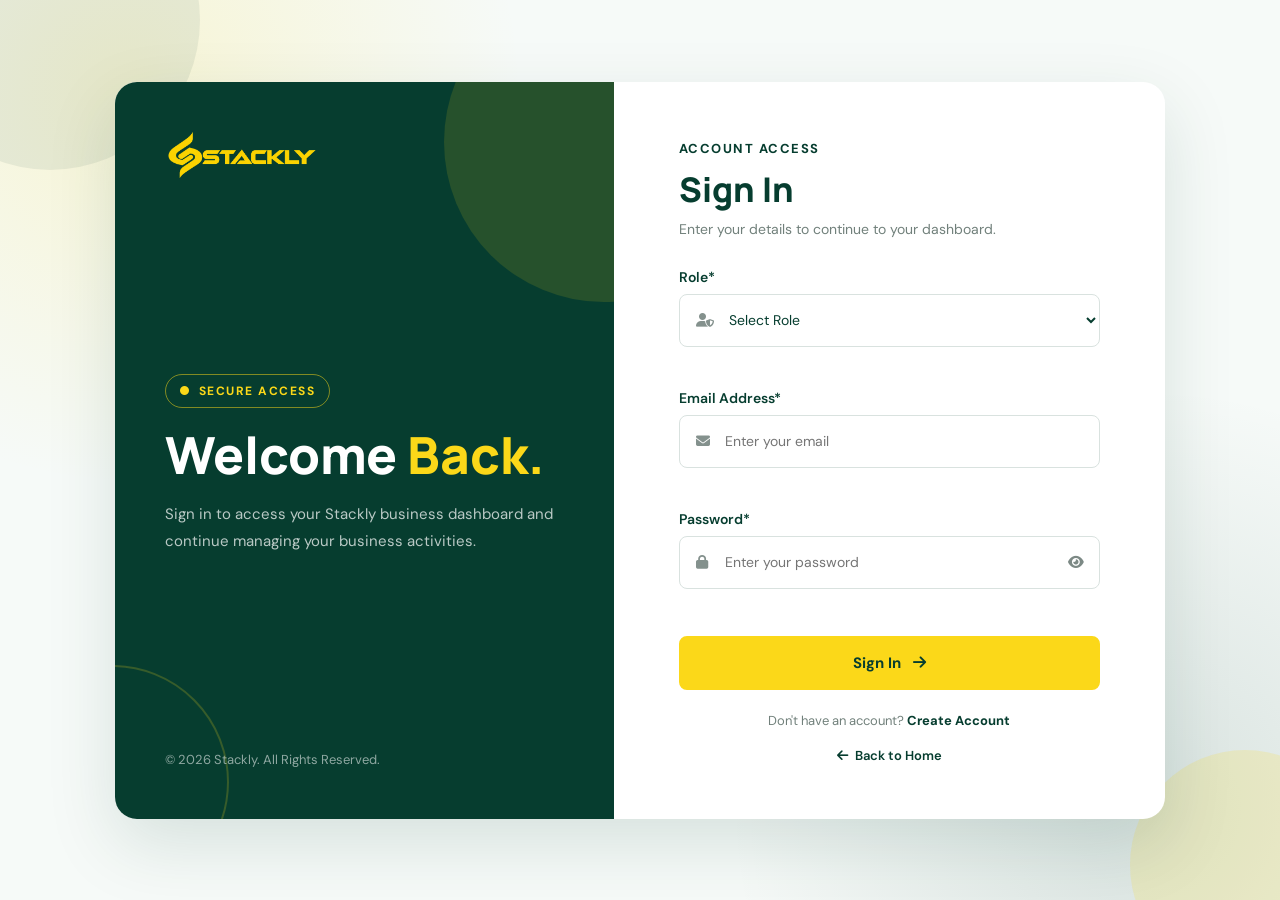
<file: signin.html>
<!DOCTYPE html>
<html lang="en">

<head>
  <meta charset="UTF-8">
  <meta name="viewport" content="width=device-width, initial-scale=1.0">

  <title>Sign In | Stackly</title>

  <link rel="preconnect" href="https://fonts.googleapis.com">
  <link rel="preconnect" href="https://fonts.gstatic.com" crossorigin>

  <link
    href="https://fonts.googleapis.com/css2?family=DM+Sans:wght@400;500;600;700&family=Manrope:wght@500;600;700;800&display=swap"
    rel="stylesheet">

  <link
    rel="stylesheet"
    href="https://cdnjs.cloudflare.com/ajax/libs/font-awesome/6.7.2/css/all.min.css">

  <style>
    :root {
      --green: #063d2f;
      --yellow: #fbd819;
      --white: #ffffff;
      --light: #f6faf8;
      --text: #063d2f;
      --muted: #71807b;
      --danger: #dc3545;
    }

    * {
      margin: 0;
      padding: 0;
      box-sizing: border-box;
    }

    body {
      min-height: 100vh;
      font-family: "DM Sans", sans-serif;
      color: var(--text);
      background:
        radial-gradient(circle at 10% 10%, rgba(251, 216, 25, .16), transparent 28%),
        radial-gradient(circle at 90% 90%, rgba(6, 61, 47, .12), transparent 30%),
        var(--light);
      overflow-x: hidden;
    }

    a {
      text-decoration: none;
    }

    /* Background Animation */
    .bg_shape {
      position: fixed;
      pointer-events: none;
      z-index: 0;
    }

    .shape_one {
      width: 300px;
      height: 300px;
      top: -130px;
      left: -100px;
      border-radius: 50%;
      background: var(--green);
      opacity: .07;
      animation: floatShape 7s ease-in-out infinite;
    }

    .shape_two {
      width: 230px;
      height: 230px;
      right: -80px;
      bottom: -80px;
      border-radius: 50%;
      background: var(--yellow);
      opacity: .17;
      animation: floatShape 6s ease-in-out infinite reverse;
    }

    .shape_three {
      width: 65px;
      height: 65px;
      top: 18%;
      right: 12%;
      border: 2px solid var(--yellow);
      border-radius: 50%;
      animation: rotateShape 12s linear infinite;
    }

    .shape_four {
      width: 55px;
      height: 55px;
      bottom: 18%;
      left: 10%;
      border: 2px solid var(--green);
      transform: rotate(45deg);
      opacity: .12;
      animation: rotateShape 10s linear infinite reverse;
    }

    /* Main */
    .auth_page {
      position: relative;
      z-index: 1;
      min-height: 100vh;
      display: flex;
      align-items: center;
      justify-content: center;
      padding: 35px 20px;
    }

    .auth_container {
      width: 100%;
      max-width: 1050px;
      display: grid;
      grid-template-columns: .95fr 1.05fr;
      background: var(--white);
      border-radius: 22px;
      overflow: hidden;
      box-shadow: 0 25px 70px rgba(6, 61, 47, .13);
      animation: pageReveal .8s ease both;
    }

    /* Left */
    .auth_visual {
      position: relative;
      min-height: 650px;
      padding: 50px;
      display: flex;
      flex-direction: column;
      justify-content: space-between;
      background: var(--green);
      overflow: hidden;
    }

    .auth_visual::before {
      content: "";
      position: absolute;
      width: 320px;
      height: 320px;
      right: -150px;
      top: -100px;
      border-radius: 50%;
      background: var(--yellow);
      opacity: .13;
      animation: visualFloat 7s ease-in-out infinite;
    }

    .auth_visual::after {
      content: "";
      position: absolute;
      width: 230px;
      height: 230px;
      left: -120px;
      bottom: -80px;
      border: 2px solid var(--yellow);
      border-radius: 50%;
      opacity: .2;
      animation: rotateShape 15s linear infinite;
    }

    .auth_logo {
      position: relative;
      z-index: 2;
      display: inline-flex;
      width: 155px;
    }

    .auth_logo img {
      width: 100%;
      height: auto;
      display: block;
    }

    .visual_content {
      position: relative;
      z-index: 2;
    }

    .visual_badge {
      display: inline-flex;
      align-items: center;
      gap: 8px;
      margin-bottom: 18px;
      padding: 8px 14px;
      border: 1px solid rgba(251, 216, 25, .5);
      border-radius: 30px;
      color: var(--yellow);
      font-size: 12px;
      font-weight: 700;
      text-transform: uppercase;
      letter-spacing: 1.5px;
    }

    .visual_badge i {
      font-size: 9px;
    }

    .visual_content h1 {
      max-width: 450px;
      margin-bottom: 18px;
      color: var(--white);
      font-family: "Manrope", sans-serif;
      font-size: clamp(35px, 4vw, 53px);
      font-weight: 800;
      line-height: 1.12;
    }

    .visual_content h1 span {
      color: var(--yellow);
    }

    .visual_content p {
      max-width: 440px;
      color: rgba(255, 255, 255, .72);
      font-size: 15px;
      line-height: 1.8;
    }

    .visual_bottom {
      position: relative;
      z-index: 2;
      color: rgba(255, 255, 255, .55);
      font-size: 13px;
    }

    /* Right */
    .auth_form_area {
      padding: 55px 65px;
      display: flex;
      align-items: center;
    }

    .auth_form_box {
      width: 100%;
      max-width: 450px;
      margin: auto;
      animation: formReveal .8s ease .15s both;
    }

    .auth_heading {
      margin-bottom: 30px;
    }

    .auth_heading .small_title {
      display: inline-block;
      margin-bottom: 9px;
      color: var(--green);
      font-size: 13px;
      font-weight: 700;
      letter-spacing: 1.5px;
      text-transform: uppercase;
    }

    .auth_heading h2 {
      margin-bottom: 8px;
      color: var(--green);
      font-family: "Manrope", sans-serif;
      font-size: 34px;
      font-weight: 800;
    }

    .auth_heading p {
      color: var(--muted);
      font-size: 14px;
    }

    /* Form */
    .form_group {
      margin-bottom: 20px;
    }

    .form_group label {
      display: block;
      margin-bottom: 8px;
      color: var(--green);
      font-size: 14px;
      font-weight: 600;
    }

    .input_box {
      position: relative;
    }

    .input_box > i {
      position: absolute;
      top: 50%;
      left: 17px;
      transform: translateY(-50%);
      color: #84918d;
      font-size: 14px;
      pointer-events: none;
    }

    .input_box input,
    .input_box select {
      width: 100%;
      height: 53px;
      padding: 0 45px;
      border: 1px solid #d9e2df;
      border-radius: 8px;
      outline: none;
      background: var(--white);
      color: var(--green);
      font-family: inherit;
      font-size: 14px;
      transition: .3s ease;
    }

    .input_box select {
      padding-left: 45px;
      cursor: pointer;
    }

    .input_box input:focus,
    .input_box select:focus {
      border-color: var(--yellow);
      box-shadow: 0 0 0 3px rgba(251, 216, 25, .13);
    }

    .input_box input.input_error,
    .input_box select.input_error {
      border-color: var(--danger) !important;
      box-shadow: none !important;
    }

    .password_toggle {
      position: absolute;
      top: 50%;
      right: 16px;
      transform: translateY(-50%);
      border: 0;
      background: transparent;
      color: #7c8985;
      cursor: pointer;
      font-size: 14px;
    }

    .form_error {
      display: block;
      min-height: 17px;
      margin-top: 5px;
      color: var(--danger);
      font-size: 12px;
    }

    .auth_submit {
      width: 100%;
      height: 54px;
      margin-top: 5px;
      border: 2px solid var(--yellow);
      border-radius: 8px;
      background: var(--yellow);
      color: var(--green);
      font-family: inherit;
      font-size: 15px;
      font-weight: 700;
      cursor: pointer;
      transition: .3s ease;
    }

    .auth_submit:hover {
      background: var(--green);
      border-color: var(--green);
      color: var(--white);
      transform: translateY(-3px);
      box-shadow: 0 12px 25px rgba(6, 61, 47, .17);
    }

    .auth_submit i {
      margin-left: 8px;
      transition: .3s ease;
    }

    .auth_submit:hover i {
      transform: translateX(4px);
    }

    .auth_links {
      margin-top: 22px;
      text-align: center;
    }

    .auth_links p {
      color: var(--muted);
      font-size: 13px;
    }

    .auth_links a {
      color: var(--green);
      font-weight: 700;
    }

    .auth_links a:hover {
      color: #a28b00;
    }

    .home_link {
      display: flex;
      align-items: center;
      justify-content: center;
      gap: 7px;
      margin-top: 18px;
      color: var(--green);
      font-size: 13px;
      font-weight: 600;
    }

    .home_link:hover {
      color: #a28b00;
    }

    /* Animations */
    @keyframes pageReveal {
      from {
        opacity: 0;
        transform: translateY(35px) scale(.97);
      }

      to {
        opacity: 1;
        transform: translateY(0) scale(1);
      }
    }

    @keyframes formReveal {
      from {
        opacity: 0;
        transform: translateX(25px);
      }

      to {
        opacity: 1;
        transform: translateX(0);
      }
    }

    @keyframes floatShape {
      0%, 100% {
        transform: translate(0, 0);
      }

      50% {
        transform: translate(20px, -20px);
      }
    }

    @keyframes visualFloat {
      0%, 100% {
        transform: translate(0, 0);
      }

      50% {
        transform: translate(-20px, 20px);
      }
    }

    @keyframes rotateShape {
      from {
        transform: rotate(0);
      }

      to {
        transform: rotate(360deg);
      }
    }

    @media (max-width: 900px) {
      .auth_container {
        grid-template-columns: 1fr;
        max-width: 560px;
      }

      .auth_visual {
        min-height: 300px;
        padding: 35px;
      }

      .visual_bottom {
        margin-top: 35px;
      }

      .auth_form_area {
        padding: 45px 35px;
      }
    }

    @media (max-width: 575px) {
      .auth_page {
        padding: 20px 14px;
      }

      .auth_visual {
        min-height: 270px;
        padding: 28px;
      }

      .auth_logo {
        width: 130px;
      }

      .visual_content h1 {
        font-size: 31px;
      }

      .visual_content p {
        font-size: 13px;
      }

      .auth_form_area {
        padding: 35px 22px;
      }

      .auth_heading h2 {
        font-size: 29px;
      }
    }
  </style>
</head>

<body>

  <div class="bg_shape shape_one"></div>
  <div class="bg_shape shape_two"></div>
  <div class="bg_shape shape_three"></div>
  <div class="bg_shape shape_four"></div>

  <main class="auth_page">

    <div class="auth_container">

      <!-- Left Side -->
      <section class="auth_visual">

        <a href="index.html" class="auth_logo">
          <img src="./assets/images/logos/logo.webp" alt="Stackly">
        </a>

        <div class="visual_content">
          <div class="visual_badge">
            <i class="fa-solid fa-circle"></i>
            Secure Access
          </div>

          <h1>
            Welcome <span>Back.</span>
          </h1>

          <p>
            Sign in to access your Stackly business dashboard and
            continue managing your business activities.
          </p>
        </div>

        <div class="visual_bottom">
          © 2026 Stackly. All Rights Reserved.
        </div>

      </section>


      <!-- Form Side -->
      <section class="auth_form_area">

        <div class="auth_form_box">

          <div class="auth_heading">
            <span class="small_title">Account Access</span>
            <h2>Sign In</h2>
            <p>Enter your details to continue to your dashboard.</p>
          </div>

          <form id="signinForm" novalidate>

            <!-- Role -->
            <div class="form_group">
              <label for="signinRole">Role*</label>

              <div class="input_box">
                <i class="fa-solid fa-user-shield"></i>

                <select id="signinRole" required>
                  <option value="">Select Role</option>
                  <option value="user">User</option>
                  <option value="admin">Admin</option>
                </select>
              </div>

              <span class="form_error" id="roleError"></span>
            </div>


            <!-- Email -->
            <div class="form_group">
              <label for="signinEmail">Email Address*</label>

              <div class="input_box">
                <i class="fa-solid fa-envelope"></i>

                <input
                  type="email"
                  id="signinEmail"
                  placeholder="Enter your email"
                  autocomplete="email"
                  required>
              </div>

              <span class="form_error" id="emailError"></span>
            </div>


            <!-- Password -->
            <div class="form_group">
              <label for="signinPassword">Password*</label>

              <div class="input_box">
                <i class="fa-solid fa-lock"></i>

                <input
                  type="password"
                  id="signinPassword"
                  placeholder="Enter your password"
                  autocomplete="current-password"
                  required>

                <button
                  type="button"
                  class="password_toggle"
                  onclick="togglePassword('signinPassword', this)"
                  aria-label="Show password">
                  <i class="fa-solid fa-eye"></i>
                </button>
              </div>

              <span class="form_error" id="passwordError"></span>
            </div>


            <button type="submit" class="auth_submit">
              Sign In
              <i class="fa-solid fa-arrow-right"></i>
            </button>

          </form>


          <div class="auth_links">
            <p>
              Don't have an account?
              <a href="signup.html">Create Account</a>
            </p>
          </div>

          <a href="index.html" class="home_link">
            <i class="fa-solid fa-arrow-left"></i>
            Back to Home
          </a>

        </div>

      </section>

    </div>

  </main>


  <script>
    function togglePassword(inputId, button) {
      const input = document.getElementById(inputId);
      const icon = button.querySelector("i");

      if (input.type === "password") {
        input.type = "text";
        icon.classList.remove("fa-eye");
        icon.classList.add("fa-eye-slash");
      } else {
        input.type = "password";
        icon.classList.remove("fa-eye-slash");
        icon.classList.add("fa-eye");
      }
    }


    document.addEventListener("DOMContentLoaded", function () {

      const form = document.getElementById("signinForm");

      const role = document.getElementById("signinRole");
      const email = document.getElementById("signinEmail");
      const password = document.getElementById("signinPassword");

      const roleError = document.getElementById("roleError");
      const emailError = document.getElementById("emailError");
      const passwordError = document.getElementById("passwordError");


      form.addEventListener("submit", function (e) {

        e.preventDefault();

        let valid = true;

        roleError.textContent = "";
        emailError.textContent = "";
        passwordError.textContent = "";

        role.classList.remove("input_error");
        email.classList.remove("input_error");
        password.classList.remove("input_error");


        /* Role */
        if (role.value === "") {
          roleError.textContent = "Please select your role.";
          role.classList.add("input_error");
          valid = false;
        }


        /* Email */
        const emailValue = email.value.trim();

        const emailPattern =
          /^[a-zA-Z0-9._%+-]+@[a-zA-Z0-9.-]+\.[a-zA-Z]{2,}$/;

        if (emailValue === "") {
          emailError.textContent = "Please enter your email address.";
          email.classList.add("input_error");
          valid = false;
        } else if (!emailPattern.test(emailValue)) {
          emailError.textContent = "Please enter a valid email address.";
          email.classList.add("input_error");
          valid = false;
        }


        /* Password */
        if (password.value === "") {
          passwordError.textContent = "Please enter your password.";
          password.classList.add("input_error");
          valid = false;
        }


        /* Redirect based on selected role */
 if (valid) {

    const emailValue = email.value.trim();
    const loginTime = new Date().toLocaleString("en-IN", {
        dateStyle: "medium",
        timeStyle: "short"
    });

    localStorage.setItem("stacklyUserEmail", emailValue);
    localStorage.setItem("stacklyUserRole", role.value);
    localStorage.setItem("stacklyLoginTime", loginTime);

    if (role.value === "admin") {
        window.location.href = "admin-dashboard.html";
    } else if (role.value === "user") {
        window.location.href = "user-dashboard.html";
    }

}

      });

    });
  </script>

</body>

</html>
</file>
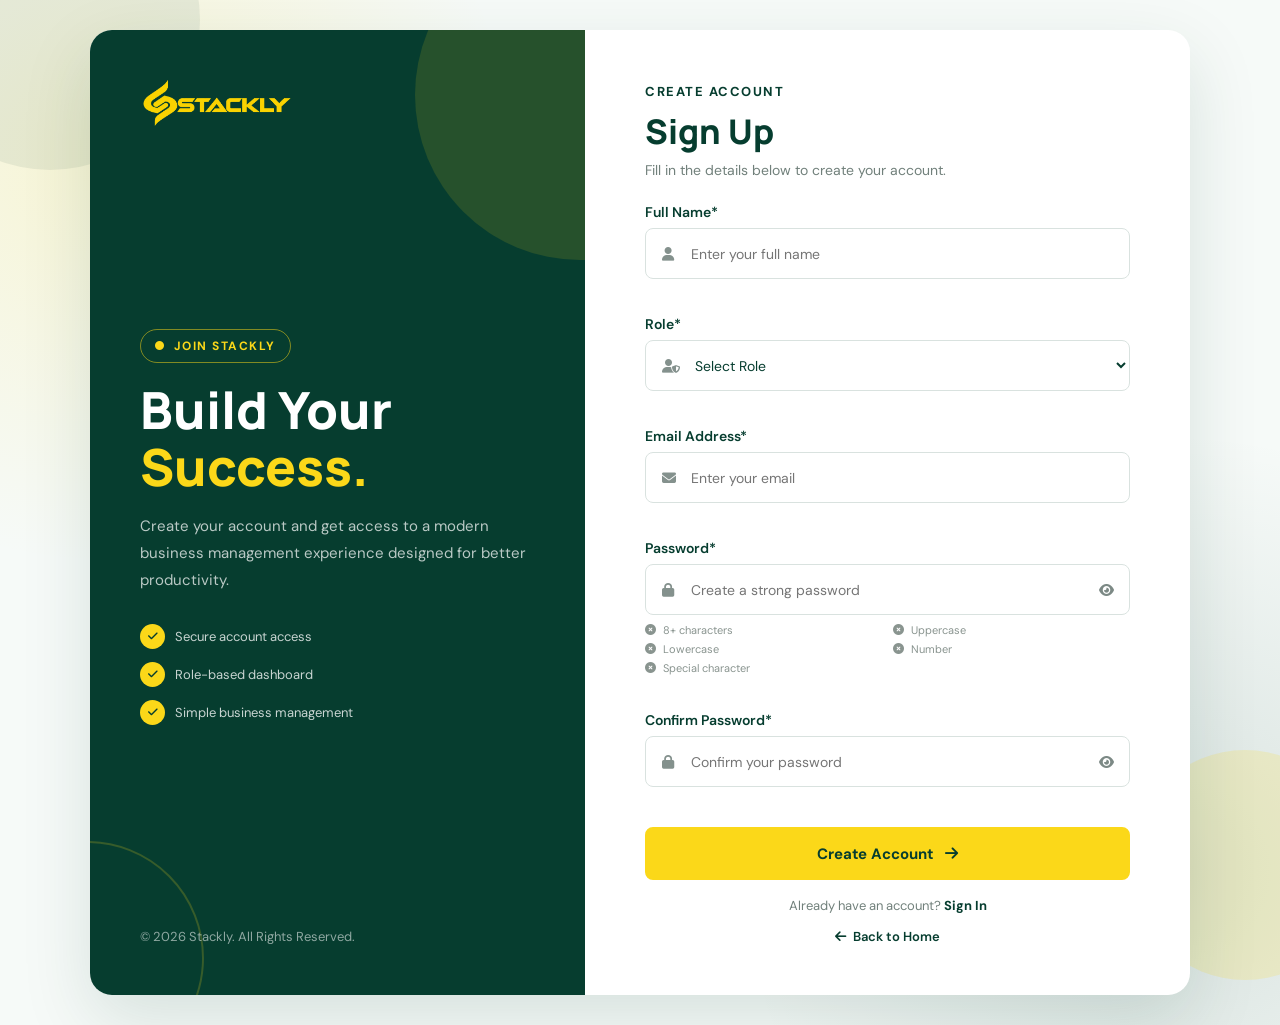
<file: signup.html>
<!DOCTYPE html>
<html lang="en">

<head>
  <meta charset="UTF-8">
  <meta name="viewport" content="width=device-width, initial-scale=1.0">

  <title>Sign Up | Stackly</title>

  <meta
    name="description"
    content="Create your Stackly account.">

  <link rel="preconnect" href="https://fonts.googleapis.com">
  <link rel="preconnect" href="https://fonts.gstatic.com" crossorigin>

  <link
    href="https://fonts.googleapis.com/css2?family=DM+Sans:wght@400;500;600;700&family=Manrope:wght@500;600;700;800&display=swap"
    rel="stylesheet">

  <link
    rel="stylesheet"
    href="https://cdnjs.cloudflare.com/ajax/libs/font-awesome/6.7.2/css/all.min.css">

  <style>
    :root {
      --green: #063d2f;
      --yellow: #fbd819;
      --white: #ffffff;
      --light: #f6faf8;
      --text: #063d2f;
      --muted: #71807b;
      --danger: #dc3545;
      --success: #168653;
    }

    * {
      margin: 0;
      padding: 0;
      box-sizing: border-box;
    }

    body {
      min-height: 100vh;
      font-family: "DM Sans", sans-serif;
      color: var(--text);
      background:
        radial-gradient(circle at 8% 15%, rgba(251, 216, 25, .16), transparent 28%),
        radial-gradient(circle at 92% 85%, rgba(6, 61, 47, .12), transparent 30%),
        var(--light);
      overflow-x: hidden;
    }

    a {
      text-decoration: none;
    }

    button {
      font-family: inherit;
    }

    /* Background */
    .bg_shape {
      position: fixed;
      pointer-events: none;
      z-index: 0;
    }

    .shape_one {
      width: 300px;
      height: 300px;
      top: -130px;
      left: -100px;
      border-radius: 50%;
      background: var(--green);
      opacity: .07;
      animation: floatShape 7s ease-in-out infinite;
    }

    .shape_two {
      width: 230px;
      height: 230px;
      right: -80px;
      bottom: -80px;
      border-radius: 50%;
      background: var(--yellow);
      opacity: .17;
      animation: floatShape 6s ease-in-out infinite reverse;
    }

    .shape_three {
      width: 65px;
      height: 65px;
      top: 16%;
      right: 10%;
      border: 2px solid var(--yellow);
      border-radius: 50%;
      animation: rotateShape 12s linear infinite;
    }

    .shape_four {
      width: 55px;
      height: 55px;
      bottom: 15%;
      left: 9%;
      border: 2px solid var(--green);
      transform: rotate(45deg);
      opacity: .12;
      animation: rotateShape 10s linear infinite reverse;
    }

    /* Main */
    .auth_page {
      position: relative;
      z-index: 1;
      min-height: 100vh;
      display: flex;
      align-items: center;
      justify-content: center;
      padding: 30px 20px;
    }

    .auth_container {
      width: 100%;
      max-width: 1100px;
      display: grid;
      grid-template-columns: .9fr 1.1fr;
      background: var(--white);
      border-radius: 22px;
      overflow: hidden;
      box-shadow: 0 25px 70px rgba(6, 61, 47, .13);
      animation: pageReveal .8s ease both;
    }

    /* Left */
    .auth_visual {
      position: relative;
      min-height: 720px;
      padding: 50px;
      display: flex;
      flex-direction: column;
      justify-content: space-between;
      background: var(--green);
      overflow: hidden;
    }

    .auth_visual::before {
      content: "";
      position: absolute;
      width: 330px;
      height: 330px;
      right: -160px;
      top: -100px;
      border-radius: 50%;
      background: var(--yellow);
      opacity: .13;
      animation: visualFloat 7s ease-in-out infinite;
    }

    .auth_visual::after {
      content: "";
      position: absolute;
      width: 230px;
      height: 230px;
      left: -120px;
      bottom: -80px;
      border: 2px solid var(--yellow);
      border-radius: 50%;
      opacity: .2;
      animation: rotateShape 15s linear infinite;
    }

    .auth_logo {
      position: relative;
      z-index: 2;
      display: inline-flex;
      width: 155px;
    }

    .auth_logo img {
      width: 100%;
      height: auto;
      display: block;
    }

    .visual_content {
      position: relative;
      z-index: 2;
    }

    .visual_badge {
      display: inline-flex;
      align-items: center;
      gap: 8px;
      margin-bottom: 18px;
      padding: 8px 14px;
      border: 1px solid rgba(251, 216, 25, .5);
      border-radius: 30px;
      color: var(--yellow);
      font-size: 12px;
      font-weight: 700;
      text-transform: uppercase;
      letter-spacing: 1.5px;
    }

    .visual_badge i {
      font-size: 9px;
    }

    .visual_content h1 {
      max-width: 450px;
      margin-bottom: 18px;
      color: var(--white);
      font-family: "Manrope", sans-serif;
      font-size: clamp(35px, 4vw, 53px);
      font-weight: 800;
      line-height: 1.12;
    }

    .visual_content h1 span {
      color: var(--yellow);
    }

    .visual_content p {
      max-width: 440px;
      color: rgba(255, 255, 255, .72);
      font-size: 15px;
      line-height: 1.8;
    }

    .visual_points {
      position: relative;
      z-index: 2;
      display: grid;
      gap: 13px;
      margin-top: 30px;
    }

    .visual_point {
      display: flex;
      align-items: center;
      gap: 10px;
      color: rgba(255, 255, 255, .78);
      font-size: 13px;
    }

    .visual_point i {
      width: 25px;
      height: 25px;
      display: inline-flex;
      align-items: center;
      justify-content: center;
      border-radius: 50%;
      background: var(--yellow);
      color: var(--green);
      font-size: 11px;
    }

    .visual_bottom {
      position: relative;
      z-index: 2;
      color: rgba(255, 255, 255, .55);
      font-size: 13px;
    }

    /* Form */
    .auth_form_area {
      padding: 50px 60px;
      display: flex;
      align-items: center;
    }

    .auth_form_box {
      width: 100%;
      max-width: 490px;
      margin: auto;
      animation: formReveal .8s ease .15s both;
    }

    .auth_heading {
      margin-bottom: 24px;
    }

    .auth_heading .small_title {
      display: inline-block;
      margin-bottom: 8px;
      color: var(--green);
      font-size: 13px;
      font-weight: 700;
      letter-spacing: 1.5px;
      text-transform: uppercase;
    }

    .auth_heading h2 {
      margin-bottom: 7px;
      color: var(--green);
      font-family: "Manrope", sans-serif;
      font-size: 34px;
      font-weight: 800;
    }

    .auth_heading p {
      color: var(--muted);
      font-size: 14px;
    }

    .form_group {
      margin-bottom: 16px;
    }

    .form_group label {
      display: block;
      margin-bottom: 7px;
      color: var(--green);
      font-size: 14px;
      font-weight: 600;
    }

    .input_box {
      position: relative;
    }

    .input_box > i {
      position: absolute;
      top: 50%;
      left: 17px;
      transform: translateY(-50%);
      color: #84918d;
      font-size: 14px;
      pointer-events: none;
    }

    .input_box input,
    .input_box select {
      width: 100%;
      height: 51px;
      padding: 0 45px;
      border: 1px solid #d9e2df;
      border-radius: 8px;
      outline: none;
      background: var(--white);
      color: var(--green);
      font-family: inherit;
      font-size: 14px;
      transition: .3s ease;
    }

    .input_box select {
      cursor: pointer;
    }

    .input_box input:focus,
    .input_box select:focus {
      border-color: var(--yellow);
      box-shadow: 0 0 0 3px rgba(251, 216, 25, .13);
    }

    .input_box input.input_error,
    .input_box select.input_error {
      border-color: var(--danger) !important;
      box-shadow: none !important;
    }

    .password_toggle {
      position: absolute;
      top: 50%;
      right: 16px;
      transform: translateY(-50%);
      border: 0;
      background: transparent;
      color: #7c8985;
      cursor: pointer;
    }

    .form_error {
      display: block;
      min-height: 16px;
      margin-top: 4px;
      color: var(--danger);
      font-size: 12px;
    }

    /* Password Strength */
    .password_strength {
      display: none;
      margin-top: 7px;
    }

    .strength_bar {
      width: 100%;
      height: 5px;
      overflow: hidden;
      border-radius: 10px;
      background: #e7ecea;
    }

    .strength_progress {
      width: 0;
      height: 100%;
      border-radius: 10px;
      background: var(--danger);
      transition: .3s ease;
    }

    .strength_text {
      display: block;
      margin-top: 5px;
      color: var(--muted);
      font-size: 11px;
    }

    .password_rules {
      display: grid;
      grid-template-columns: 1fr 1fr;
      gap: 5px 10px;
      margin-top: 8px;
    }

    .password_rule {
      color: #89948f;
      font-size: 11px;
    }

    .password_rule.valid {
      color: var(--success);
    }

    .password_rule i {
      margin-right: 4px;
    }

    /* Submit */
    .auth_submit {
      width: 100%;
      height: 53px;
      margin-top: 4px;
      border: 2px solid var(--yellow);
      border-radius: 8px;
      background: var(--yellow);
      color: var(--green);
      font-size: 15px;
      font-weight: 700;
      cursor: pointer;
      transition: .3s ease;
    }

    .auth_submit:hover {
      background: var(--green);
      border-color: var(--green);
      color: var(--white);
      transform: translateY(-3px);
      box-shadow: 0 12px 25px rgba(6, 61, 47, .17);
    }

    .auth_submit i {
      margin-left: 8px;
      transition: .3s ease;
    }

    .auth_submit:hover i {
      transform: translateX(4px);
    }

    .auth_links {
      margin-top: 17px;
      text-align: center;
    }

    .auth_links p {
      color: var(--muted);
      font-size: 13px;
    }

    .auth_links a {
      color: var(--green);
      font-weight: 700;
    }

    .home_link {
      display: flex;
      align-items: center;
      justify-content: center;
      gap: 7px;
      margin-top: 14px;
      color: var(--green);
      font-size: 13px;
      font-weight: 600;
    }

    .home_link:hover {
      color: #a28b00;
    }

    /* Success Modal */
    .success_overlay {
      position: fixed;
      inset: 0;
      z-index: 9999;
      display: none;
      align-items: center;
      justify-content: center;
      padding: 20px;
      background: rgba(6, 61, 47, .72);
      backdrop-filter: blur(7px);
    }

    .success_overlay.show {
      display: flex;
    }

    .success_box {
      width: 100%;
      max-width: 420px;
      padding: 40px 30px;
      text-align: center;
      background: var(--white);
      border-radius: 20px;
      box-shadow: 0 25px 70px rgba(0, 0, 0, .2);
      animation: successPop .55s cubic-bezier(.17, .89, .32, 1.28) both;
    }

    .success_image {
      width: 120px;
      height: 120px;
      margin: 0 auto 20px;
      display: flex;
      align-items: center;
      justify-content: center;
      border-radius: 50%;
      background: rgba(251, 216, 25, .16);
      animation: successCircle 1.2s ease infinite;
    }

    .success_image i {
      width: 85px;
      height: 85px;
      display: flex;
      align-items: center;
      justify-content: center;
      border-radius: 50%;
      background: var(--green);
      color: var(--yellow);
      font-size: 40px;
      animation: successCheck .6s ease .25s both;
    }

    .success_box h2 {
      margin-bottom: 8px;
      color: var(--green);
      font-family: "Manrope", sans-serif;
      font-size: 27px;
      font-weight: 800;
    }

    .success_box p {
      margin-bottom: 20px;
      color: var(--muted);
      font-size: 14px;
      line-height: 1.7;
    }

    .success_loader {
      width: 100%;
      height: 4px;
      overflow: hidden;
      border-radius: 10px;
      background: #e8eeeb;
    }

    .success_loader span {
      display: block;
      width: 0;
      height: 100%;
      background: var(--yellow);
      animation: loader 2.5s linear forwards;
    }

    /* Animations */
    @keyframes pageReveal {
      from {
        opacity: 0;
        transform: translateY(35px) scale(.97);
      }

      to {
        opacity: 1;
        transform: translateY(0) scale(1);
      }
    }

    @keyframes formReveal {
      from {
        opacity: 0;
        transform: translateX(25px);
      }

      to {
        opacity: 1;
        transform: translateX(0);
      }
    }

    @keyframes floatShape {
      0%, 100% {
        transform: translate(0, 0);
      }

      50% {
        transform: translate(20px, -20px);
      }
    }

    @keyframes visualFloat {
      0%, 100% {
        transform: translate(0, 0);
      }

      50% {
        transform: translate(-20px, 20px);
      }
    }

    @keyframes rotateShape {
      from {
        transform: rotate(0);
      }

      to {
        transform: rotate(360deg);
      }
    }

    @keyframes successPop {
      from {
        opacity: 0;
        transform: scale(.7) translateY(30px);
      }

      to {
        opacity: 1;
        transform: scale(1) translateY(0);
      }
    }

    @keyframes successCircle {
      0%, 100% {
        transform: scale(1);
      }

      50% {
        transform: scale(1.06);
      }
    }

    @keyframes successCheck {
      from {
        opacity: 0;
        transform: scale(.3) rotate(-30deg);
      }

      to {
        opacity: 1;
        transform: scale(1) rotate(0);
      }
    }

    @keyframes loader {
      from {
        width: 0;
      }

      to {
        width: 100%;
      }
    }

    @media (max-width: 900px) {
      .auth_container {
        grid-template-columns: 1fr;
        max-width: 600px;
      }

      .auth_visual {
        min-height: 360px;
        padding: 35px;
      }

      .visual_points {
        margin-top: 20px;
      }

      .auth_form_area {
        padding: 45px 35px;
      }
    }

    @media (max-width: 575px) {
      .auth_page {
        padding: 15px;
      }

      .auth_visual {
        min-height: 330px;
        padding: 28px;
      }

      .auth_logo {
        width: 130px;
      }

      .visual_content h1 {
        font-size: 31px;
      }

      .visual_content p {
        font-size: 13px;
      }

      .auth_form_area {
        padding: 35px 22px;
      }

      .auth_heading h2 {
        font-size: 29px;
      }

      .password_rules {
        grid-template-columns: 1fr;
      }
    }
  </style>
</head>

<body>

  <div class="bg_shape shape_one"></div>
  <div class="bg_shape shape_two"></div>
  <div class="bg_shape shape_three"></div>
  <div class="bg_shape shape_four"></div>


  <main class="auth_page">

    <div class="auth_container">

      <!-- Left Side -->
      <section class="auth_visual">

        <a href="index.html" class="auth_logo">
          <img
            src="./assets/images/logos/logo.webp"
            alt="Stackly">
        </a>

        <div class="visual_content">

          <div class="visual_badge">
            <i class="fa-solid fa-circle"></i>
            Join Stackly
          </div>

          <h1>
            Build Your <span>Success.</span>
          </h1>

          <p>
            Create your account and get access to a modern business
            management experience designed for better productivity.
          </p>

          <div class="visual_points">

            <div class="visual_point">
              <i class="fa-solid fa-check"></i>
              Secure account access
            </div>

            <div class="visual_point">
              <i class="fa-solid fa-check"></i>
              Role-based dashboard
            </div>

            <div class="visual_point">
              <i class="fa-solid fa-check"></i>
              Simple business management
            </div>

          </div>

        </div>

        <div class="visual_bottom">
          © 2026 Stackly. All Rights Reserved.
        </div>

      </section>


      <!-- Form -->
      <section class="auth_form_area">

        <div class="auth_form_box">

          <div class="auth_heading">
            <span class="small_title">Create Account</span>
            <h2>Sign Up</h2>
            <p>Fill in the details below to create your account.</p>
          </div>


          <form id="signupForm" novalidate>

            <!-- Name -->
            <div class="form_group">

              <label for="signupName">
                Full Name*
              </label>

              <div class="input_box">
                <i class="fa-solid fa-user"></i>

                <input
                  type="text"
                  id="signupName"
                  placeholder="Enter your full name"
                  autocomplete="name">
              </div>

              <span class="form_error" id="nameError"></span>

            </div>


            <!-- Role -->
            <div class="form_group">

              <label for="signupRole">
                Role*
              </label>

              <div class="input_box">
                <i class="fa-solid fa-user-shield"></i>

                <select id="signupRole">

                  <option value="">
                    Select Role
                  </option>

                  <option value="user">
                    User
                  </option>

                  <option value="admin">
                    Admin
                  </option>

                </select>
              </div>

              <span class="form_error" id="roleError"></span>

            </div>


            <!-- Email -->
            <div class="form_group">

              <label for="signupEmail">
                Email Address*
              </label>

              <div class="input_box">
                <i class="fa-solid fa-envelope"></i>

                <input
                  type="email"
                  id="signupEmail"
                  placeholder="Enter your email"
                  autocomplete="email">
              </div>

              <span class="form_error" id="emailError"></span>

            </div>


            <!-- Password -->
            <div class="form_group">

              <label for="signupPassword">
                Password*
              </label>

              <div class="input_box">

                <i class="fa-solid fa-lock"></i>

                <input
                  type="password"
                  id="signupPassword"
                  placeholder="Create a strong password"
                  autocomplete="new-password">

                <button
                  type="button"
                  class="password_toggle"
                  onclick="togglePassword('signupPassword', this)"
                  aria-label="Show password">

                  <i class="fa-solid fa-eye"></i>

                </button>

              </div>

              <div class="password_strength" id="passwordStrength">

                <div class="strength_bar">
                  <div
                    class="strength_progress"
                    id="strengthProgress">
                  </div>
                </div>

                <span
                  class="strength_text"
                  id="strengthText">
                </span>

              </div>

              <div class="password_rules">

                <span class="password_rule" id="ruleLength">
                  <i class="fa-solid fa-circle-xmark"></i>
                  8+ characters
                </span>

                <span class="password_rule" id="ruleUpper">
                  <i class="fa-solid fa-circle-xmark"></i>
                  Uppercase
                </span>

                <span class="password_rule" id="ruleLower">
                  <i class="fa-solid fa-circle-xmark"></i>
                  Lowercase
                </span>

                <span class="password_rule" id="ruleNumber">
                  <i class="fa-solid fa-circle-xmark"></i>
                  Number
                </span>

                <span class="password_rule" id="ruleSpecial">
                  <i class="fa-solid fa-circle-xmark"></i>
                  Special character
                </span>

              </div>

              <span class="form_error" id="passwordError"></span>

            </div>


            <!-- Confirm Password -->
            <div class="form_group">

              <label for="confirmPassword">
                Confirm Password*
              </label>

              <div class="input_box">

                <i class="fa-solid fa-lock"></i>

                <input
                  type="password"
                  id="confirmPassword"
                  placeholder="Confirm your password"
                  autocomplete="new-password">

                <button
                  type="button"
                  class="password_toggle"
                  onclick="togglePassword('confirmPassword', this)"
                  aria-label="Show password">

                  <i class="fa-solid fa-eye"></i>

                </button>

              </div>

              <span
                class="form_error"
                id="confirmPasswordError">
              </span>

            </div>


            <!-- Submit -->
            <button
              type="submit"
              class="auth_submit">

              Create Account
              <i class="fa-solid fa-arrow-right"></i>

            </button>

          </form>


          <div class="auth_links">

            <p>
              Already have an account?
              <a href="signin.html">
                Sign In
              </a>
            </p>

          </div>


          <a
            href="index.html"
            class="home_link">

            <i class="fa-solid fa-arrow-left"></i>
            Back to Home

          </a>

        </div>

      </section>

    </div>

  </main>


  <!-- Success Modal -->
  <div
    class="success_overlay"
    id="successOverlay">

    <div class="success_box">

      <!-- Dummy Success Image/Icon -->
      <div class="success_image">

        <i class="fa-solid fa-check"></i>

      </div>

      <h2>
        Account Created Successfully!
      </h2>

      <p>
        Your account has been created successfully.
        Redirecting you to the Sign In page...
      </p>

      <div class="success_loader">
        <span></span>
      </div>

    </div>

  </div>


  <script>

    /* =========================================
       PASSWORD SHOW / HIDE
    ========================================= */

    function togglePassword(inputId, button) {

      const input = document.getElementById(inputId);
      const icon = button.querySelector("i");

      if (input.type === "password") {

        input.type = "text";

        icon.classList.remove("fa-eye");
        icon.classList.add("fa-eye-slash");

      } else {

        input.type = "password";

        icon.classList.remove("fa-eye-slash");
        icon.classList.add("fa-eye");

      }

    }


    document.addEventListener("DOMContentLoaded", function () {

      const form = document.getElementById("signupForm");

      const nameInput = document.getElementById("signupName");
      const roleInput = document.getElementById("signupRole");
      const emailInput = document.getElementById("signupEmail");
      const passwordInput = document.getElementById("signupPassword");
      const confirmInput = document.getElementById("confirmPassword");


      const nameError = document.getElementById("nameError");
      const roleError = document.getElementById("roleError");
      const emailError = document.getElementById("emailError");
      const passwordError = document.getElementById("passwordError");
      const confirmError = document.getElementById("confirmPasswordError");


      const passwordStrength =
        document.getElementById("passwordStrength");

      const strengthProgress =
        document.getElementById("strengthProgress");

      const strengthText =
        document.getElementById("strengthText");


      /* =========================================
         PASSWORD RULES
      ========================================= */

      const rules = {
        length: document.getElementById("ruleLength"),
        upper: document.getElementById("ruleUpper"),
        lower: document.getElementById("ruleLower"),
        number: document.getElementById("ruleNumber"),
        special: document.getElementById("ruleSpecial")
      };


      function updateRule(element, valid) {

        const icon = element.querySelector("i");

        if (valid) {

          element.classList.add("valid");

          icon.classList.remove("fa-circle-xmark");
          icon.classList.add("fa-circle-check");

        } else {

          element.classList.remove("valid");

          icon.classList.remove("fa-circle-check");
          icon.classList.add("fa-circle-xmark");

        }

      }


      function checkPasswordStrength(password) {

        const hasLength = password.length >= 8;
        const hasUpper = /[A-Z]/.test(password);
        const hasLower = /[a-z]/.test(password);
        const hasNumber = /[0-9]/.test(password);
        const hasSpecial = /[^A-Za-z0-9]/.test(password);

        updateRule(rules.length, hasLength);
        updateRule(rules.upper, hasUpper);
        updateRule(rules.lower, hasLower);
        updateRule(rules.number, hasNumber);
        updateRule(rules.special, hasSpecial);

        const score = [
          hasLength,
          hasUpper,
          hasLower,
          hasNumber,
          hasSpecial
        ].filter(Boolean).length;


        if (password.length === 0) {

          passwordStrength.style.display = "none";

          strengthProgress.style.width = "0%";

          return false;

        }


        passwordStrength.style.display = "block";


        if (score <= 2) {

          strengthProgress.style.width = "35%";
          strengthProgress.style.background = "#dc3545";
          strengthText.textContent = "Weak password";

        } else if (score <= 4) {

          strengthProgress.style.width = "70%";
          strengthProgress.style.background = "#d6a800";
          strengthText.textContent = "Medium password";

        } else {

          strengthProgress.style.width = "100%";
          strengthProgress.style.background = "#168653";
          strengthText.textContent = "Strong password";

        }


        return (
          hasLength &&
          hasUpper &&
          hasLower &&
          hasNumber &&
          hasSpecial
        );

      }


      passwordInput.addEventListener("input", function () {

        checkPasswordStrength(this.value);

        passwordError.textContent = "";
        passwordInput.classList.remove("input_error");

      });


      /* =========================================
         FORM VALIDATION
      ========================================= */

      form.addEventListener("submit", function (e) {

        e.preventDefault();

        let valid = true;


        /* Clear errors */

        nameError.textContent = "";
        roleError.textContent = "";
        emailError.textContent = "";
        passwordError.textContent = "";
        confirmError.textContent = "";

        nameInput.classList.remove("input_error");
        roleInput.classList.remove("input_error");
        emailInput.classList.remove("input_error");
        passwordInput.classList.remove("input_error");
        confirmInput.classList.remove("input_error");


        /* Name */

        const name = nameInput.value.trim();

        if (name === "") {

          nameError.textContent =
            "Please enter your full name.";

          nameInput.classList.add("input_error");

          valid = false;

        } else if (name.length < 3) {

          nameError.textContent =
            "Name must be at least 3 characters.";

          nameInput.classList.add("input_error");

          valid = false;

        }


        /* Role */

        if (roleInput.value === "") {

          roleError.textContent =
            "Please select your role.";

          roleInput.classList.add("input_error");

          valid = false;

        }


        /* Email */

        const email = emailInput.value.trim();

        const emailPattern =
          /^[a-zA-Z0-9._%+-]+@[a-zA-Z0-9.-]+\.[a-zA-Z]{2,}$/;


        if (email === "") {

          emailError.textContent =
            "Please enter your email address.";

          emailInput.classList.add("input_error");

          valid = false;

        } else if (!emailPattern.test(email)) {

          emailError.textContent =
            "Please enter a valid email address.";

          emailInput.classList.add("input_error");

          valid = false;

        }


        /* Strong Password */

        const password = passwordInput.value;

        const strongPassword =
          /^(?=.*[a-z])(?=.*[A-Z])(?=.*\d)(?=.*[^A-Za-z0-9]).{8,}$/;


        if (password === "") {

          passwordError.textContent =
            "Please enter a password.";

          passwordInput.classList.add("input_error");

          valid = false;

        } else if (!strongPassword.test(password)) {

          passwordError.textContent =
            "Password must contain 8+ characters, uppercase, lowercase, number and special character.";

          passwordInput.classList.add("input_error");

          valid = false;

        }


        /* Confirm Password */

        if (confirmInput.value === "") {

          confirmError.textContent =
            "Please confirm your password.";

          confirmInput.classList.add("input_error");

          valid = false;

        } else if (confirmInput.value !== password) {

          confirmError.textContent =
            "Passwords do not match.";

          confirmInput.classList.add("input_error");

          valid = false;

        }


        /* =========================================
           SUCCESS
        ========================================= */

        if (valid) {

          /*
            Store selected role temporarily.
            This is only for the front-end dummy flow.
          */

          localStorage.setItem(
            "stacklyUserRole",
            roleInput.value
          );

          localStorage.setItem(
            "stacklyUserEmail",
            email
          );


          /* Show success animation */

          const successOverlay =
            document.getElementById("successOverlay");

          successOverlay.classList.add("show");


          /*
            Redirect to Sign In after animation
          */

          setTimeout(function () {

            window.location.href = "signin.html";

          }, 2600);

        }

      });


      /* Clear errors while typing */

      nameInput.addEventListener("input", function () {
        nameError.textContent = "";
        nameInput.classList.remove("input_error");
      });

      roleInput.addEventListener("change", function () {
        roleError.textContent = "";
        roleInput.classList.remove("input_error");
      });

      emailInput.addEventListener("input", function () {
        emailError.textContent = "";
        emailInput.classList.remove("input_error");
      });

      confirmInput.addEventListener("input", function () {
        confirmError.textContent = "";
        confirmInput.classList.remove("input_error");
      });

    });

  </script>

</body>

</html>
</file>
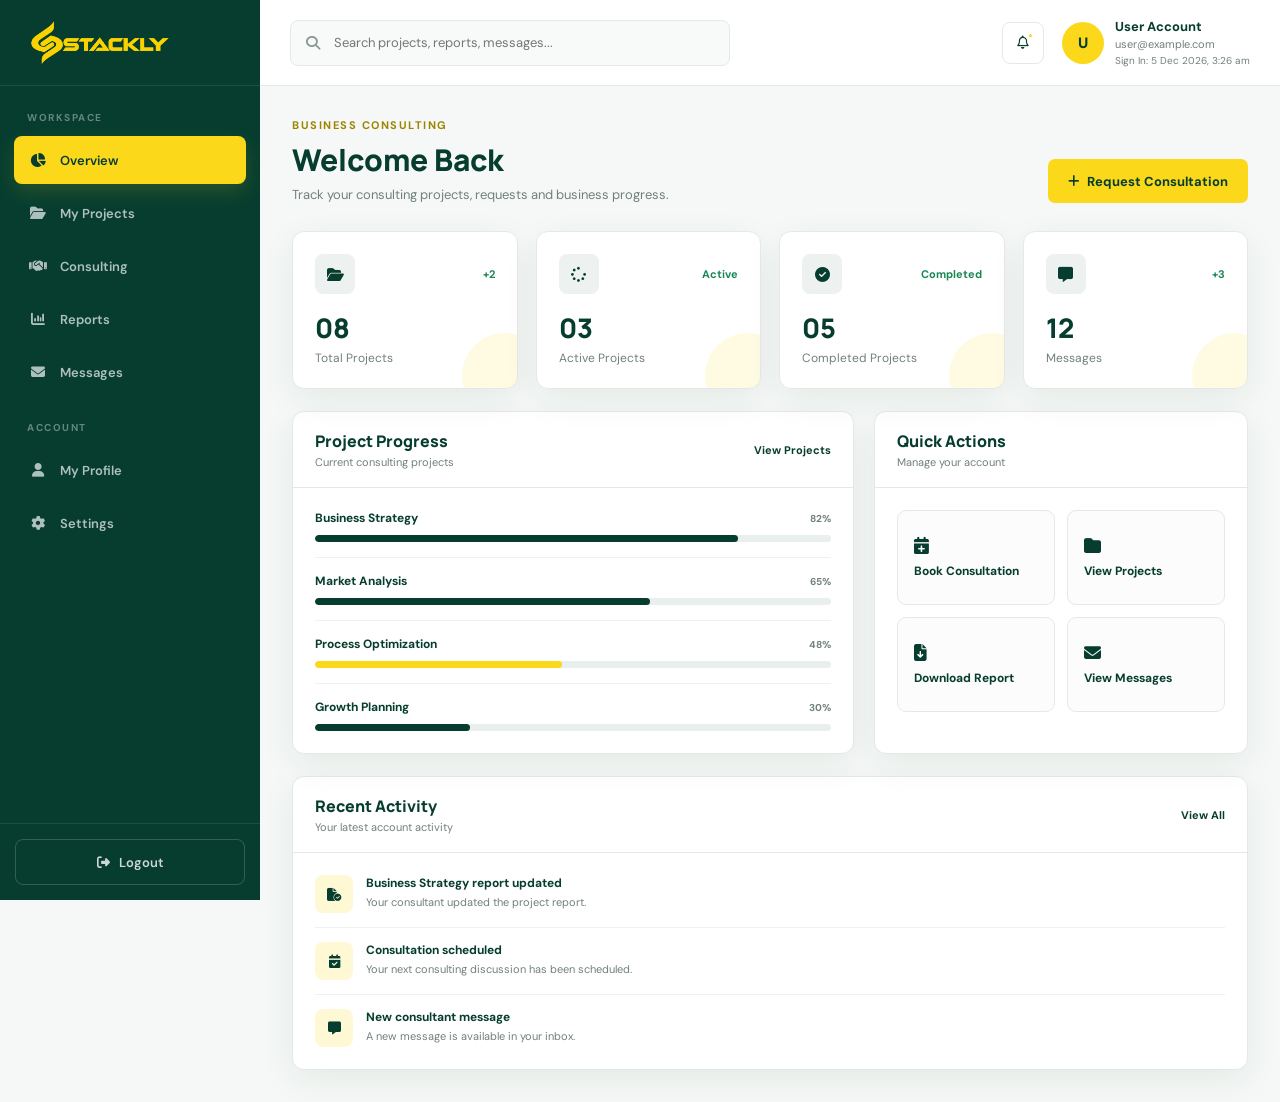
<file: user-dashboard.html>
<!DOCTYPE html>
<html lang="en">

<head>
  <meta charset="UTF-8">
  <meta name="viewport" content="width=device-width, initial-scale=1.0">

  <title>User Dashboard | Stackly</title>

  <link rel="preconnect" href="https://fonts.googleapis.com">
  <link rel="preconnect" href="https://fonts.gstatic.com" crossorigin>

  <link
    href="https://fonts.googleapis.com/css2?family=DM+Sans:wght@400;500;600;700&family=Manrope:wght@500;600;700;800&display=swap"
    rel="stylesheet">

  <link
    rel="stylesheet"
    href="https://cdnjs.cloudflare.com/ajax/libs/font-awesome/6.7.2/css/all.min.css">

  <style>
    :root {
      --green: #063d2f;
      --green-light: #0b5743;
      --yellow: #fbd819;
      --white: #ffffff;
      --bg: #f5f8f6;
      --border: #e2e9e6;
      --text: #063d2f;
      --muted: #71807b;
      --danger: #dc3545;
      --success: #198754;
      --warning: #d69e00;
      --shadow: 0 10px 35px rgba(6, 61, 47, .07);
      --sidebar-width: 260px;
    }

    * {
      margin: 0;
      padding: 0;
      box-sizing: border-box;
    }

    html {
      scroll-behavior: smooth;
    }

    body {
      font-family: "DM Sans", sans-serif;
      background: var(--bg);
      color: var(--text);
      overflow-x: hidden;
    }

    a {
      text-decoration: none;
    }

    button,
    input,
    select,
    textarea {
      font-family: inherit;
    }

    /* =========================================
       SIDEBAR
    ========================================= */

    .user_sidebar {
      position: fixed;
      top: 0;
      left: 0;
      z-index: 1000;
      width: var(--sidebar-width);
      height: 100vh;
      display: flex;
      flex-direction: column;
      background: var(--green);
      transition: .35s ease;
    }

    .sidebar_logo {
      height: 86px;
      padding: 20px 28px;
      display: flex;
      align-items: center;
      border-bottom: 1px solid rgba(255, 255, 255, .09);
    }

    .sidebar_logo img {
      width: 145px;
      height: auto;
      display: block;
    }

    .sidebar_menu {
      flex: 1;
      padding: 25px 14px;
      overflow-y: auto;
    }

    .menu_label {
      display: block;
      margin: 0 13px 12px;
      color: rgba(255, 255, 255, .38);
      font-size: 10px;
      font-weight: 700;
      letter-spacing: 1.5px;
      text-transform: uppercase;
    }

    .sidebar_menu ul {
      padding: 0;
      margin: 0;
      list-style: none;
    }

    .sidebar_menu li {
      margin-bottom: 5px;
    }

    .sidebar_menu a {
      min-height: 48px;
      padding: 0 14px;
      display: flex;
      align-items: center;
      gap: 13px;
      border-radius: 8px;
      color: rgba(255, 255, 255, .68);
      font-size: 13px;
      font-weight: 600;
      transition: .3s ease;
    }

    .sidebar_menu a i {
      width: 19px;
      text-align: center;
      font-size: 14px;
    }

    .sidebar_menu a:hover {
      color: var(--yellow);
      background: rgba(255, 255, 255, .06);
      transform: translateX(3px);
    }

    .sidebar_menu a.active {
      color: var(--green);
      background: var(--yellow);
      box-shadow: 0 8px 20px rgba(251, 216, 25, .14);
    }

    .sidebar_menu a.active i {
      color: var(--green);
    }

    .sidebar_bottom {
      padding: 15px;
      border-top: 1px solid rgba(255, 255, 255, .09);
    }

    .logout_btn {
      width: 100%;
      height: 46px;
      display: flex;
      align-items: center;
      justify-content: center;
      gap: 9px;
      border: 1px solid rgba(255, 255, 255, .18);
      border-radius: 8px;
      background: transparent;
      color: rgba(255, 255, 255, .8);
      font-size: 13px;
      font-weight: 600;
      cursor: pointer;
      transition: .3s ease;
    }

    .logout_btn:hover {
      color: var(--green);
      background: var(--yellow);
      border-color: var(--yellow);
    }

    /* =========================================
       MOBILE
    ========================================= */

    .sidebar_overlay {
      position: fixed;
      inset: 0;
      z-index: 998;
      display: none;
      background: rgba(0, 0, 0, .45);
    }

    .sidebar_overlay.show {
      display: block;
    }

    /* =========================================
       MAIN
    ========================================= */

    .user_main {
      min-height: 100vh;
      margin-left: var(--sidebar-width);
    }

    /* =========================================
       HEADER
    ========================================= */

    .user_header {
      position: sticky;
      top: 0;
      z-index: 900;
      height: 86px;
      padding: 0 30px;
      display: flex;
      align-items: center;
      justify-content: space-between;
      gap: 25px;
      background: rgba(255, 255, 255, .95);
      border-bottom: 1px solid var(--border);
      backdrop-filter: blur(15px);
    }

    .mobile_menu_btn {
      display: none;
      width: 42px;
      height: 42px;
      align-items: center;
      justify-content: center;
      border: 1px solid var(--border);
      border-radius: 8px;
      background: var(--white);
      color: var(--green);
      cursor: pointer;
    }

    .header_search {
      position: relative;
      width: 100%;
      max-width: 440px;
    }

    .header_search i {
      position: absolute;
      top: 50%;
      left: 16px;
      transform: translateY(-50%);
      color: #8b9894;
      font-size: 14px;
    }

    .header_search input {
      width: 100%;
      height: 46px;
      padding: 0 18px 0 43px;
      border: 1px solid var(--border);
      border-radius: 8px;
      outline: none;
      background: #f8faf9;
      color: var(--green);
      font-size: 13px;
      transition: .3s ease;
    }

    .header_search input:focus {
      border-color: var(--yellow);
      background: var(--white);
      box-shadow: 0 0 0 3px rgba(251, 216, 25, .12);
    }

    .header_right {
      display: flex;
      align-items: center;
      gap: 18px;
    }

    .header_notification {
      position: relative;
      width: 42px;
      height: 42px;
      display: flex;
      align-items: center;
      justify-content: center;
      border: 1px solid var(--border);
      border-radius: 8px;
      background: var(--white);
      color: var(--green);
      cursor: pointer;
    }

    .notification_dot {
      position: absolute;
      top: 9px;
      right: 9px;
      width: 7px;
      height: 7px;
      border-radius: 50%;
      background: var(--yellow);
      border: 2px solid var(--white);
    }

    .header_user {
      display: flex;
      align-items: center;
      gap: 11px;
    }

    .user_avatar {
      width: 42px;
      height: 42px;
      display: flex;
      align-items: center;
      justify-content: center;
      border-radius: 50%;
      background: var(--yellow);
      color: var(--green);
      font-size: 15px;
      font-weight: 800;
    }

    .user_details strong {
      display: block;
      color: var(--green);
      font-size: 13px;
    }

    .user_details span {
      display: block;
      margin-top: 2px;
      color: var(--muted);
      font-size: 11px;
    }

    /* =========================================
       CONTENT
    ========================================= */

    .dashboard_content {
      padding: 32px;
    }

    .page_heading {
      margin-bottom: 28px;
      display: flex;
      align-items: flex-end;
      justify-content: space-between;
      gap: 20px;
    }

    .page_heading .eyebrow {
      display: block;
      margin-bottom: 7px;
      color: #9b8500;
      font-size: 11px;
      font-weight: 700;
      letter-spacing: 1.5px;
      text-transform: uppercase;
    }

    .page_heading h1 {
      margin-bottom: 6px;
      color: var(--green);
      font-family: "Manrope", sans-serif;
      font-size: 30px;
      font-weight: 800;
    }

    .page_heading p {
      color: var(--muted);
      font-size: 13px;
    }

    .header_action {
      min-height: 44px;
      padding: 0 18px;
      display: inline-flex;
      align-items: center;
      gap: 8px;
      border: 2px solid var(--yellow);
      border-radius: 7px;
      background: var(--yellow);
      color: var(--green);
      font-size: 13px;
      font-weight: 700;
      transition: .3s ease;
    }

    .header_action:hover {
      background: var(--green);
      border-color: var(--green);
      color: var(--white);
      transform: translateY(-2px);
    }

    /* =========================================
       SECTIONS
    ========================================= */

    .dashboard_section {
      display: none;
      animation: sectionReveal .45s ease both;
    }

    .dashboard_section.active {
      display: block;
    }

    /* =========================================
       STAT CARDS
    ========================================= */

    .stats_grid {
      display: grid;
      grid-template-columns: repeat(4, 1fr);
      gap: 18px;
      margin-bottom: 22px;
    }

    .stat_card {
      position: relative;
      min-height: 145px;
      padding: 22px;
      overflow: hidden;
      background: var(--white);
      border: 1px solid var(--border);
      border-radius: 12px;
      box-shadow: var(--shadow);
      transition: .3s ease;
    }

    .stat_card:hover {
      transform: translateY(-5px);
      box-shadow: 0 16px 40px rgba(6, 61, 47, .11);
    }

    .stat_card::after {
      content: "";
      position: absolute;
      width: 85px;
      height: 85px;
      right: -30px;
      bottom: -30px;
      border-radius: 50%;
      background: rgba(251, 216, 25, .12);
    }

    .stat_top {
      display: flex;
      align-items: center;
      justify-content: space-between;
      margin-bottom: 15px;
    }

    .stat_icon {
      width: 40px;
      height: 40px;
      display: flex;
      align-items: center;
      justify-content: center;
      border-radius: 8px;
      background: rgba(6, 61, 47, .07);
      color: var(--green);
      font-size: 15px;
    }

    .stat_change {
      color: var(--success);
      font-size: 11px;
      font-weight: 700;
    }

    .stat_card h3 {
      margin-bottom: 4px;
      color: var(--green);
      font-family: "Manrope", sans-serif;
      font-size: 27px;
      font-weight: 800;
    }

    .stat_card p {
      color: var(--muted);
      font-size: 12px;
    }

    /* =========================================
       CONTENT CARD
    ========================================= */

    .content_grid {
      display: grid;
      grid-template-columns: 1.5fr 1fr;
      gap: 20px;
      margin-bottom: 22px;
    }

    .content_card {
      background: var(--white);
      border: 1px solid var(--border);
      border-radius: 12px;
      box-shadow: var(--shadow);
      overflow: hidden;
    }

    .card_header {
      min-height: 70px;
      padding: 18px 22px;
      display: flex;
      align-items: center;
      justify-content: space-between;
      gap: 15px;
      border-bottom: 1px solid var(--border);
    }

    .card_header h2 {
      color: var(--green);
      font-family: "Manrope", sans-serif;
      font-size: 16px;
      font-weight: 800;
    }

    .card_header p {
      margin-top: 3px;
      color: var(--muted);
      font-size: 11px;
    }

    .card_link {
      color: var(--green);
      font-size: 11px;
      font-weight: 700;
    }

    .card_link:hover {
      color: #9b8500;
    }

    .card_body {
      padding: 22px;
    }

    /* =========================================
       PROJECT PROGRESS
    ========================================= */

    .project_item {
      padding: 15px 0;
      border-bottom: 1px solid #edf1ef;
    }

    .project_item:first-child {
      padding-top: 0;
    }

    .project_item:last-child {
      border-bottom: 0;
      padding-bottom: 0;
    }

    .project_top {
      margin-bottom: 9px;
      display: flex;
      align-items: center;
      justify-content: space-between;
      gap: 15px;
    }

    .project_top strong {
      color: var(--green);
      font-size: 12px;
    }

    .project_top span {
      color: var(--muted);
      font-size: 10px;
      font-weight: 700;
    }

    .progress_bar {
      width: 100%;
      height: 7px;
      overflow: hidden;
      border-radius: 10px;
      background: #e9efec;
    }

    .progress_value {
      height: 100%;
      border-radius: 10px;
      background: var(--green);
      animation: progressGrow .8s ease both;
    }

    .progress_value.yellow {
      background: var(--yellow);
    }

    /* =========================================
       QUICK ACTIONS
    ========================================= */

    .quick_actions {
      display: grid;
      grid-template-columns: 1fr 1fr;
      gap: 12px;
    }

    .quick_action {
      min-height: 95px;
      padding: 16px;
      display: flex;
      flex-direction: column;
      justify-content: center;
      gap: 9px;
      border: 1px solid var(--border);
      border-radius: 9px;
      background: #fbfcfb;
      color: var(--green);
      transition: .3s ease;
    }

    .quick_action:hover {
      border-color: var(--yellow);
      background: #fffdf1;
      transform: translateY(-3px);
    }

    .quick_action i {
      font-size: 17px;
    }

    .quick_action span {
      font-size: 12px;
      font-weight: 700;
    }

    /* =========================================
       ACTIVITY
    ========================================= */

    .activity_item {
      display: flex;
      gap: 13px;
      padding: 14px 0;
      border-bottom: 1px solid #edf1ef;
    }

    .activity_item:first-child {
      padding-top: 0;
    }

    .activity_item:last-child {
      border-bottom: 0;
      padding-bottom: 0;
    }

    .activity_icon {
      width: 38px;
      height: 38px;
      flex: 0 0 38px;
      display: flex;
      align-items: center;
      justify-content: center;
      border-radius: 8px;
      background: rgba(251, 216, 25, .18);
      color: var(--green);
      font-size: 13px;
    }

    .activity_content strong {
      display: block;
      margin-bottom: 3px;
      color: var(--green);
      font-size: 12px;
    }

    .activity_content span {
      display: block;
      color: var(--muted);
      font-size: 11px;
      line-height: 1.5;
    }

    /* =========================================
       TOOLBAR
    ========================================= */

    .section_toolbar {
      margin-bottom: 18px;
      padding: 15px;
      display: flex;
      align-items: center;
      justify-content: space-between;
      gap: 15px;
      background: var(--white);
      border: 1px solid var(--border);
      border-radius: 10px;
    }

    .section_search {
      position: relative;
      width: 100%;
      max-width: 350px;
    }

    .section_search i {
      position: absolute;
      left: 14px;
      top: 50%;
      transform: translateY(-50%);
      color: #8b9894;
      font-size: 13px;
    }

    .section_search input {
      width: 100%;
      height: 42px;
      padding: 0 15px 0 38px;
      border: 1px solid var(--border);
      border-radius: 7px;
      outline: none;
      font-size: 12px;
      color: var(--green);
    }

    .section_search input:focus {
      border-color: var(--yellow);
      box-shadow: 0 0 0 3px rgba(251, 216, 25, .1);
    }

    .filter_select {
      height: 42px;
      padding: 0 35px 0 12px;
      border: 1px solid var(--border);
      border-radius: 7px;
      background: var(--white);
      color: var(--green);
      outline: none;
      cursor: pointer;
      font-size: 12px;
    }

    /* =========================================
       TABLE
    ========================================= */

    .table_wrap {
      width: 100%;
      overflow-x: auto;
      background: var(--white);
      border: 1px solid var(--border);
      border-radius: 12px;
      box-shadow: var(--shadow);
    }

    .user_table {
      width: 100%;
      min-width: 700px;
      border-collapse: collapse;
    }

    .user_table th {
      padding: 15px 18px;
      background: #f8faf9;
      color: #687771;
      font-size: 10px;
      font-weight: 700;
      letter-spacing: .7px;
      text-align: left;
      text-transform: uppercase;
      border-bottom: 1px solid var(--border);
    }

    .user_table td {
      padding: 16px 18px;
      color: var(--green);
      font-size: 12px;
      border-bottom: 1px solid #edf1ef;
    }

    .user_table tr:last-child td {
      border-bottom: 0;
    }

    .status {
      display: inline-flex;
      align-items: center;
      gap: 5px;
      padding: 5px 9px;
      border-radius: 20px;
      font-size: 10px;
      font-weight: 700;
    }

    .status.active {
      background: rgba(25, 135, 84, .1);
      color: var(--success);
    }

    .status.pending {
      background: rgba(251, 216, 25, .18);
      color: #997d00;
    }

    .status.completed {
      background: rgba(6, 61, 47, .09);
      color: var(--green);
    }

    .table_action {
      width: 32px;
      height: 32px;
      display: inline-flex;
      align-items: center;
      justify-content: center;
      border: 1px solid var(--border);
      border-radius: 6px;
      background: var(--white);
      color: var(--green);
      cursor: pointer;
      transition: .25s ease;
    }

    .table_action:hover {
      background: var(--yellow);
      border-color: var(--yellow);
    }

    /* =========================================
       CONSULTING REQUEST
    ========================================= */

    .consulting_grid {
      display: grid;
      grid-template-columns: 1.15fr .85fr;
      gap: 20px;
    }

    .request_form {
      padding: 24px;
    }

    .form_group {
      margin-bottom: 18px;
    }

    .form_group label {
      display: block;
      margin-bottom: 7px;
      color: var(--green);
      font-size: 12px;
      font-weight: 700;
    }

    .form_group input,
    .form_group select,
    .form_group textarea {
      width: 100%;
      border: 1px solid var(--border);
      border-radius: 7px;
      outline: none;
      color: var(--green);
      background: var(--white);
      font-size: 12px;
      transition: .3s ease;
    }

    .form_group input,
    .form_group select {
      height: 45px;
      padding: 0 13px;
    }

    .form_group textarea {
      min-height: 110px;
      padding: 13px;
      resize: vertical;
    }

    .form_group input:focus,
    .form_group select:focus,
    .form_group textarea:focus {
      border-color: var(--yellow);
      box-shadow: 0 0 0 3px rgba(251, 216, 25, .1);
    }

    .form_submit {
      min-height: 45px;
      padding: 0 18px;
      border: 2px solid var(--yellow);
      border-radius: 7px;
      background: var(--yellow);
      color: var(--green);
      font-size: 12px;
      font-weight: 700;
      cursor: pointer;
      transition: .3s ease;
    }

    .form_submit:hover {
      background: var(--green);
      border-color: var(--green);
      color: var(--white);
      transform: translateY(-2px);
    }

    .consulting_info {
      padding: 24px;
    }

    .info_box {
      padding: 18px;
      margin-bottom: 12px;
      border: 1px solid var(--border);
      border-radius: 9px;
      background: #fbfcfb;
    }

    .info_box:last-child {
      margin-bottom: 0;
    }

    .info_icon {
      width: 38px;
      height: 38px;
      margin-bottom: 10px;
      display: flex;
      align-items: center;
      justify-content: center;
      border-radius: 8px;
      background: rgba(251, 216, 25, .18);
      color: var(--green);
    }

    .info_box h3 {
      margin-bottom: 5px;
      color: var(--green);
      font-family: "Manrope", sans-serif;
      font-size: 13px;
      font-weight: 800;
    }

    .info_box p {
      color: var(--muted);
      font-size: 11px;
      line-height: 1.6;
    }

    /* =========================================
       PROFILE
    ========================================= */

    .profile_card {
      max-width: 850px;
      background: var(--white);
      border: 1px solid var(--border);
      border-radius: 12px;
      box-shadow: var(--shadow);
      overflow: hidden;
    }

    .profile_banner {
      height: 130px;
      position: relative;
      background: var(--green);
      overflow: hidden;
    }

    .profile_banner::after {
      content: "";
      position: absolute;
      width: 220px;
      height: 220px;
      right: -60px;
      top: -120px;
      border: 35px solid rgba(251, 216, 25, .15);
      border-radius: 50%;
    }

    .profile_avatar_large {
      position: absolute;
      z-index: 2;
      bottom: -35px;
      left: 28px;
      width: 90px;
      height: 90px;
      display: flex;
      align-items: center;
      justify-content: center;
      border: 5px solid var(--white);
      border-radius: 50%;
      background: var(--yellow);
      color: var(--green);
      font-size: 28px;
      font-weight: 800;
    }

    .profile_body {
      padding: 55px 28px 28px;
    }

    .profile_body h2 {
      margin-bottom: 5px;
      color: var(--green);
      font-family: "Manrope", sans-serif;
      font-size: 22px;
      font-weight: 800;
    }

    .profile_body > p {
      color: var(--muted);
      font-size: 12px;
    }

    .profile_info {
      display: grid;
      grid-template-columns: 1fr 1fr;
      gap: 15px;
      margin-top: 25px;
    }

    .profile_info_item {
      padding: 16px;
      border: 1px solid var(--border);
      border-radius: 8px;
    }

    .profile_info_item span {
      display: block;
      margin-bottom: 5px;
      color: var(--muted);
      font-size: 10px;
      text-transform: uppercase;
    }

    .profile_info_item strong {
      color: var(--green);
      font-size: 13px;
      word-break: break-word;
    }

    /* =========================================
       SETTINGS
    ========================================= */

    .settings_card {
      max-width: 850px;
      padding: 28px;
      background: var(--white);
      border: 1px solid var(--border);
      border-radius: 12px;
      box-shadow: var(--shadow);
    }

    .setting_row {
      min-height: 70px;
      display: flex;
      align-items: center;
      justify-content: space-between;
      gap: 20px;
      border-bottom: 1px solid var(--border);
    }

    .setting_row:last-child {
      border-bottom: 0;
    }

    .setting_row strong {
      display: block;
      margin-bottom: 4px;
      color: var(--green);
      font-size: 13px;
    }

    .setting_row span {
      color: var(--muted);
      font-size: 11px;
    }

    .toggle {
      position: relative;
      width: 45px;
      height: 24px;
      display: inline-block;
    }

    .toggle input {
      display: none;
    }

    .toggle_slider {
      position: absolute;
      inset: 0;
      border-radius: 30px;
      background: #d9e2df;
      cursor: pointer;
      transition: .3s;
    }

    .toggle_slider::before {
      content: "";
      position: absolute;
      width: 18px;
      height: 18px;
      left: 3px;
      top: 3px;
      border-radius: 50%;
      background: var(--white);
      transition: .3s;
    }

    .toggle input:checked + .toggle_slider {
      background: var(--green);
    }

    .toggle input:checked + .toggle_slider::before {
      transform: translateX(21px);
      background: var(--yellow);
    }

    /* =========================================
       NO RESULTS
    ========================================= */

    .no_results {
      display: none;
      padding: 35px 20px;
      text-align: center;
      color: var(--muted);
      font-size: 13px;
    }

    /* =========================================
       ANIMATIONS
    ========================================= */

    @keyframes sectionReveal {
      from {
        opacity: 0;
        transform: translateY(12px);
      }

      to {
        opacity: 1;
        transform: translateY(0);
      }
    }

    @keyframes progressGrow {
      from {
        width: 0 !important;
      }
    }

    /* =========================================
       RESPONSIVE
    ========================================= */

    @media (max-width: 1200px) {

      .stats_grid {
        grid-template-columns: repeat(2, 1fr);
      }

      .content_grid,
      .consulting_grid {
        grid-template-columns: 1fr;
      }
    }

    @media (max-width: 991px) {

      .user_sidebar {
        transform: translateX(-100%);
      }

      .user_sidebar.open {
        transform: translateX(0);
      }

      .user_main {
        margin-left: 0;
      }

      .mobile_menu_btn {
        display: inline-flex;
      }

      .user_header {
        padding: 0 20px;
      }

      .header_search {
        max-width: none;
      }

      .dashboard_content {
        padding: 25px 20px;
      }
    }

    @media (max-width: 767px) {

      .user_header {
        height: 72px;
        gap: 10px;
      }

      .header_right {
        gap: 8px;
      }

      .header_notification {
        display: none;
      }

      .user_details {
        display: none;
      }

      .header_search {
        max-width: 220px;
      }

      .page_heading {
        align-items: flex-start;
        flex-direction: column;
      }

      .stats_grid {
        grid-template-columns: 1fr 1fr;
      }

      .profile_info {
        grid-template-columns: 1fr;
      }
    }

    @media (max-width: 575px) {

      .dashboard_content {
        padding: 20px 14px;
      }

      .header_search {
        display: none;
      }

      .stats_grid {
        grid-template-columns: 1fr;
      }

      .quick_actions {
        grid-template-columns: 1fr;
      }

      .section_toolbar {
        align-items: stretch;
        flex-direction: column;
      }

      .section_search {
        max-width: none;
      }

      .filter_select {
        width: 100%;
      }

      .page_heading h1 {
        font-size: 26px;
      }
    }
  </style>
</head>

<body>

  <!-- =========================================
       SIDEBAR
  ========================================== -->

  <aside class="user_sidebar" id="userSidebar">

    <a href="index.html" class="sidebar_logo">
      <img src="./assets/images/logos/logo.webp" alt="Stackly">
    </a>

    <nav class="sidebar_menu">

      <span class="menu_label">Workspace</span>

      <ul>

        <li>
          <a href="#" class="sidebar_link active" data-section="overview">
            <i class="fa-solid fa-chart-pie"></i>
            <span>Overview</span>
          </a>
        </li>

        <li>
          <a href="#" class="sidebar_link" data-section="projects">
            <i class="fa-solid fa-folder-open"></i>
            <span>My Projects</span>
          </a>
        </li>

        <li>
          <a href="#" class="sidebar_link" data-section="consulting">
            <i class="fa-solid fa-handshake"></i>
            <span>Consulting</span>
          </a>
        </li>

        <li>
          <a href="#" class="sidebar_link" data-section="reports">
            <i class="fa-solid fa-chart-column"></i>
            <span>Reports</span>
          </a>
        </li>

        <li>
          <a href="#" class="sidebar_link" data-section="messages">
            <i class="fa-solid fa-envelope"></i>
            <span>Messages</span>
          </a>
        </li>

      </ul>

      <span class="menu_label" style="margin-top:25px;">
        Account
      </span>

      <ul>

        <li>
          <a href="#" class="sidebar_link" data-section="profile">
            <i class="fa-solid fa-user"></i>
            <span>My Profile</span>
          </a>
        </li>

        <li>
          <a href="#" class="sidebar_link" data-section="settings">
            <i class="fa-solid fa-gear"></i>
            <span>Settings</span>
          </a>
        </li>

      </ul>

    </nav>

    <div class="sidebar_bottom">

      <button
        type="button"
        class="logout_btn"
        id="logoutBtn">

        <i class="fa-solid fa-right-from-bracket"></i>
        Logout

      </button>

    </div>

  </aside>


  <div class="sidebar_overlay" id="sidebarOverlay"></div>


  <!-- =========================================
       MAIN
  ========================================== -->

  <div class="user_main">

    <!-- Header -->

    <header class="user_header">

      <button
        type="button"
        class="mobile_menu_btn"
        id="mobileMenuBtn">

        <i class="fa-solid fa-bars"></i>

      </button>


      <div class="header_search">

        <i class="fa-solid fa-magnifying-glass"></i>

        <input
          type="search"
          id="globalSearch"
          placeholder="Search projects, reports, messages...">

      </div>


      <div class="header_right">

        <button
          type="button"
          class="header_notification"
          onclick="location.href='404.html'">

          <i class="fa-regular fa-bell"></i>

          <span class="notification_dot"></span>

        </button>


        <div class="header_user">

          <div
            class="user_avatar"
            id="headerAvatar">
            U
          </div>

          <div class="user_details">

            <strong id="headerName">User Account</strong>

            <span id="headerEmail">user@example.com</span>
          </div>

        </div>

      </div>

    </header>


    <main class="dashboard_content">


      <!-- =========================================
           OVERVIEW
      ========================================== -->

      <section
        class="dashboard_section active"
        id="section-overview">

        <div class="page_heading">

          <div>

            <span class="eyebrow">
              Business Consulting
            </span>

            <h1>
              Welcome Back
            </h1>

            <p>
              Track your consulting projects, requests and business progress.
            </p>

          </div>

          <a
            href="404.html"
            class="header_action">

            <i class="fa-solid fa-plus"></i>
            Request Consultation

          </a>

        </div>


        <div class="stats_grid">

          <div class="stat_card">

            <div class="stat_top">

              <div class="stat_icon">
                <i class="fa-solid fa-folder-open"></i>
              </div>

              <span class="stat_change">
                +2
              </span>

            </div>

            <h3>08</h3>

            <p>
              Total Projects
            </p>

          </div>


          <div class="stat_card">

            <div class="stat_top">

              <div class="stat_icon">
                <i class="fa-solid fa-spinner"></i>
              </div>

              <span class="stat_change">
                Active
              </span>

            </div>

            <h3>03</h3>

            <p>
              Active Projects
            </p>

          </div>


          <div class="stat_card">

            <div class="stat_top">

              <div class="stat_icon">
                <i class="fa-solid fa-circle-check"></i>
              </div>

              <span class="stat_change">
                Completed
              </span>

            </div>

            <h3>05</h3>

            <p>
              Completed Projects
            </p>

          </div>


          <div class="stat_card">

            <div class="stat_top">

              <div class="stat_icon">
                <i class="fa-solid fa-message"></i>
              </div>

              <span class="stat_change">
                +3
              </span>

            </div>

            <h3>12</h3>

            <p>
              Messages
            </p>

          </div>

        </div>


        <div class="content_grid">

          <!-- Project Progress -->

          <div class="content_card">

            <div class="card_header">

              <div>

                <h2>
                  Project Progress
                </h2>

                <p>
                  Current consulting projects
                </p>

              </div>

              <a
                href="#"
                class="card_link"
                data-target="projects">

                View Projects

              </a>

            </div>


            <div class="card_body">

              <div class="project_item">

                <div class="project_top">

                  <strong>
                    Business Strategy
                  </strong>

                  <span>
                    82%
                  </span>

                </div>

                <div class="progress_bar">

                  <div
                    class="progress_value"
                    style="width:82%;">
                  </div>

                </div>

              </div>


              <div class="project_item">

                <div class="project_top">

                  <strong>
                    Market Analysis
                  </strong>

                  <span>
                    65%
                  </span>

                </div>

                <div class="progress_bar">

                  <div
                    class="progress_value"
                    style="width:65%;">
                  </div>

                </div>

              </div>


              <div class="project_item">

                <div class="project_top">

                  <strong>
                    Process Optimization
                  </strong>

                  <span>
                    48%
                  </span>

                </div>

                <div class="progress_bar">

                  <div
                    class="progress_value yellow"
                    style="width:48%;">
                  </div>

                </div>

              </div>


              <div class="project_item">

                <div class="project_top">

                  <strong>
                    Growth Planning
                  </strong>

                  <span>
                    30%
                  </span>

                </div>

                <div class="progress_bar">

                  <div
                    class="progress_value"
                    style="width:30%;">
                  </div>

                </div>

              </div>

            </div>

          </div>


          <!-- Quick Actions -->

          <div class="content_card">

            <div class="card_header">

              <div>

                <h2>
                  Quick Actions
                </h2>

                <p>
                  Manage your account
                </p>

              </div>

            </div>


            <div class="card_body">

              <div class="quick_actions">

                <a
                  href="#"
                  class="quick_action"
                  data-target="consulting">

                  <i class="fa-solid fa-calendar-plus"></i>

                  <span>
                    Book Consultation
                  </span>

                </a>


                <a
                  href="#"
                  class="quick_action"
                  data-target="projects">

                  <i class="fa-solid fa-folder"></i>

                  <span>
                    View Projects
                  </span>

                </a>


                <a
                  href="404.html"
                  class="quick_action">

                  <i class="fa-solid fa-file-arrow-down"></i>

                  <span>
                    Download Report
                  </span>

                </a>


                <a
                  href="#"
                  class="quick_action"
                  data-target="messages">

                  <i class="fa-solid fa-envelope"></i>

                  <span>
                    View Messages
                  </span>

                </a>

              </div>

            </div>

          </div>

        </div>


        <!-- Recent Activity -->

        <div class="content_card">

          <div class="card_header">

            <div>

              <h2>
                Recent Activity
              </h2>

              <p>
                Your latest account activity
              </p>

            </div>

            <a
              href="#"
              class="card_link"
              data-target="messages">

              View All

            </a>

          </div>


          <div class="card_body">

            <div class="activity_item">

              <div class="activity_icon">
                <i class="fa-solid fa-file-circle-check"></i>
              </div>

              <div class="activity_content">

                <strong>
                  Business Strategy report updated
                </strong>

                <span>
                  Your consultant updated the project report.
                </span>

              </div>

            </div>


            <div class="activity_item">

              <div class="activity_icon">
                <i class="fa-solid fa-calendar-check"></i>
              </div>

              <div class="activity_content">

                <strong>
                  Consultation scheduled
                </strong>

                <span>
                  Your next consulting discussion has been scheduled.
                </span>

              </div>

            </div>


            <div class="activity_item">

              <div class="activity_icon">
                <i class="fa-solid fa-message"></i>
              </div>

              <div class="activity_content">

                <strong>
                  New consultant message
                </strong>

                <span>
                  A new message is available in your inbox.
                </span>

              </div>

            </div>

          </div>

        </div>

      </section>


      <!-- =========================================
           MY PROJECTS
      ========================================== -->

      <section
        class="dashboard_section"
        id="section-projects">

        <div class="page_heading">

          <div>

            <span class="eyebrow">
              Workspace
            </span>

            <h1>
              My Projects
            </h1>

            <p>
              Track your business consulting projects and progress.
            </p>

          </div>

          <a
            href="404.html"
            class="header_action">

            <i class="fa-solid fa-plus"></i>
            New Request

          </a>

        </div>


        <div class="section_toolbar">

          <div class="section_search">

            <i class="fa-solid fa-magnifying-glass"></i>

            <input
              type="search"
              class="table_search"
              data-table="projectsTable"
              placeholder="Search projects...">

          </div>


          <select
            class="filter_select"
            id="projectFilter">

            <option value="all">
              All Projects
            </option>

            <option value="active">
              Active
            </option>

            <option value="pending">
              Pending
            </option>

            <option value="completed">
              Completed
            </option>

          </select>

        </div>


        <div class="table_wrap">

          <table
            class="user_table"
            id="projectsTable">

            <thead>

              <tr>
                <th>Project</th>
                <th>Consulting Area</th>
                <th>Progress</th>
                <th>Status</th>
                <th>Action</th>
              </tr>

            </thead>


            <tbody>

              <tr data-status="active">

                <td>
                  <strong>
                    Business Strategy
                  </strong>
                </td>

                <td>
                  Strategic Planning
                </td>

                <td>
                  82%
                </td>

                <td>

                  <span class="status active">
                    <i class="fa-solid fa-circle"></i>
                    Active
                  </span>

                </td>

                <td>

                  <a
                    href="404.html"
                    class="table_action">

                    <i class="fa-solid fa-eye"></i>

                  </a>

                </td>

              </tr>


              <tr data-status="active">

                <td>
                  <strong>
                    Market Analysis
                  </strong>
                </td>

                <td>
                  Market Research
                </td>

                <td>
                  65%
                </td>

                <td>

                  <span class="status active">
                    <i class="fa-solid fa-circle"></i>
                    Active
                  </span>

                </td>

                <td>

                  <a
                    href="404.html"
                    class="table_action">

                    <i class="fa-solid fa-eye"></i>

                  </a>

                </td>

              </tr>


              <tr data-status="pending">

                <td>
                  <strong>
                    Digital Transformation
                  </strong>
                </td>

                <td>
                  Business Transformation
                </td>

                <td>
                  20%
                </td>

                <td>

                  <span class="status pending">
                    <i class="fa-solid fa-circle"></i>
                    Pending
                  </span>

                </td>

                <td>

                  <a
                    href="404.html"
                    class="table_action">

                    <i class="fa-solid fa-eye"></i>

                  </a>

                </td>

              </tr>


              <tr data-status="completed">

                <td>
                  <strong>
                    Process Improvement
                  </strong>
                </td>

                <td>
                  Operations
                </td>

                <td>
                  100%
                </td>

                <td>

                  <span class="status completed">
                    <i class="fa-solid fa-circle-check"></i>
                    Completed
                  </span>

                </td>

                <td>

                  <a
                    href="404.html"
                    class="table_action">

                    <i class="fa-solid fa-eye"></i>

                  </a>

                </td>

              </tr>

            </tbody>

          </table>


          <div
            class="no_results"
            id="projectsNoResults">

            No projects found.

          </div>

        </div>

      </section>


      <!-- =========================================
           CONSULTING
      ========================================== -->

      <section
        class="dashboard_section"
        id="section-consulting">

        <div class="page_heading">

          <div>

            <span class="eyebrow">
              Business Support
            </span>

            <h1>
              Consulting
            </h1>

            <p>
              Submit a request for business consulting support.
            </p>

          </div>

        </div>


        <div class="consulting_grid">

          <div class="content_card">

            <div class="card_header">

              <div>

                <h2>
                  Request Consultation
                </h2>

                <p>
                  Tell us about your business requirement.
                </p>

              </div>

            </div>


            <div class="request_form">

              <form
                id="consultingForm"
                novalidate>

                <div class="form_group">

                  <label for="consultingType">
                    Consulting Area*
                  </label>

                  <select
                    id="consultingType"
                    required>

                    <option value="">
                      Select Consulting Area
                    </option>

                    <option>
                      Strategic Business Planning
                    </option>

                    <option>
                      Market Insights
                    </option>

                    <option>
                      Operational Improvement
                    </option>

                    <option>
                      Growth & Performance
                    </option>

                    <option>
                      Digital Transformation
                    </option>

                  </select>

                </div>


                <div class="form_group">

                  <label for="consultingDate">
                    Preferred Date*
                  </label>

                  <input
                    type="date"
                    id="consultingDate"
                    required>

                </div>


                <div class="form_group">

                  <label for="consultingMessage">
                    Business Requirement*
                  </label>

                  <textarea
                    id="consultingMessage"
                    placeholder="Describe your requirement..."
                    required></textarea>

                </div>


                <button
                  type="submit"
                  class="form_submit">

                  Submit Request
                  <i class="fa-solid fa-arrow-right"></i>

                </button>

              </form>

            </div>

          </div>


          <div class="content_card">

            <div class="card_header">

              <div>

                <h2>
                  Our Consulting Approach
                </h2>

                <p>
                  A structured business improvement process.
                </p>

              </div>

            </div>


            <div class="consulting_info">

              <div class="info_box">

                <div class="info_icon">
                  <i class="fa-solid fa-magnifying-glass"></i>
                </div>

                <h3>
                  Discovery & Understanding
                </h3>

                <p>
                  We understand your business goals, challenges,
                  market and current operations.
                </p>

              </div>


              <div class="info_box">

                <div class="info_icon">
                  <i class="fa-solid fa-chart-line"></i>
                </div>

                <h3>
                  Research & Analysis
                </h3>

                <p>
                  We analyze business performance, market conditions,
                  competitors and processes.
                </p>

              </div>


              <div class="info_box">

                <div class="info_icon">
                  <i class="fa-solid fa-lightbulb"></i>
                </div>

                <h3>
                  Strategy Development
                </h3>

                <p>
                  We develop practical strategies focused on
                  efficiency, performance and sustainable growth.
                </p>

              </div>

            </div>

          </div>

        </div>

      </section>


      <!-- =========================================
           REPORTS
      ========================================== -->

      <section
        class="dashboard_section"
        id="section-reports">

        <div class="page_heading">

          <div>

            <span class="eyebrow">
              Analytics
            </span>

            <h1>
              My Reports
            </h1>

            <p>
              Review your business consulting reports.
            </p>

          </div>

          <a
            href="404.html"
            class="header_action">

            <i class="fa-solid fa-download"></i>
            Download Report

          </a>

        </div>


        <div class="stats_grid">

          <div class="stat_card">

            <div class="stat_top">

              <div class="stat_icon">
                <i class="fa-solid fa-file-lines"></i>
              </div>

            </div>

            <h3>
              12
            </h3>

            <p>
              Total Reports
            </p>

          </div>


          <div class="stat_card">

            <div class="stat_top">

              <div class="stat_icon">
                <i class="fa-solid fa-file-circle-check"></i>
              </div>

            </div>

            <h3>
              08
            </h3>

            <p>
              Completed Reports
            </p>

          </div>


          <div class="stat_card">

            <div class="stat_top">

              <div class="stat_icon">
                <i class="fa-solid fa-clock"></i>
              </div>

            </div>

            <h3>
              03
            </h3>

            <p>
              Pending Reports
            </p>

          </div>


          <div class="stat_card">

            <div class="stat_top">

              <div class="stat_icon">
                <i class="fa-solid fa-chart-line"></i>
              </div>

            </div>

            <h3>
              84%
            </h3>

            <p>
              Business Progress
            </p>

          </div>

        </div>


        <div class="section_toolbar">

          <div class="section_search">

            <i class="fa-solid fa-magnifying-glass"></i>

            <input
              type="search"
              class="table_search"
              data-table="reportsTable"
              placeholder="Search reports...">

          </div>

        </div>


        <div class="table_wrap">

          <table
            class="user_table"
            id="reportsTable">

            <thead>

              <tr>
                <th>Report</th>
                <th>Project</th>
                <th>Date</th>
                <th>Status</th>
                <th>Action</th>
              </tr>

            </thead>

            <tbody>

              <tr>

                <td>
                  Business Strategy Report
                </td>

                <td>
                  Business Strategy
                </td>

                <td>
                  16 Sep 2026
                </td>

                <td>

                  <span class="status completed">
                    Completed
                  </span>

                </td>

                <td>

                  <a
                    href="404.html"
                    class="table_action">

                    <i class="fa-solid fa-download"></i>

                  </a>

                </td>

              </tr>


              <tr>

                <td>
                  Market Analysis Report
                </td>

                <td>
                  Market Analysis
                </td>

                <td>
                  14 Sep 2026
                </td>

                <td>

                  <span class="status completed">
                    Completed
                  </span>

                </td>

                <td>

                  <a
                    href="404.html"
                    class="table_action">

                    <i class="fa-solid fa-download"></i>

                  </a>

                </td>

              </tr>


              <tr>

                <td>
                  Process Optimization Report
                </td>

                <td>
                  Process Improvement
                </td>

                <td>
                  12 Sep 2026
                </td>

                <td>

                  <span class="status pending">
                    Pending
                  </span>

                </td>

                <td>

                  <a
                    href="404.html"
                    class="table_action">

                    <i class="fa-solid fa-eye"></i>

                  </a>

                </td>

              </tr>

            </tbody>

          </table>

        </div>

      </section>


      <!-- =========================================
           MESSAGES
      ========================================== -->

      <section
        class="dashboard_section"
        id="section-messages">

        <div class="page_heading">

          <div>

            <span class="eyebrow">
              Communication
            </span>

            <h1>
              Messages
            </h1>

            <p>
              View communication from your consulting team.
            </p>

          </div>

          <a
            href="404.html"
            class="header_action">

            <i class="fa-solid fa-pen"></i>
            New Message

          </a>

        </div>


        <div class="section_toolbar">

          <div class="section_search">

            <i class="fa-solid fa-magnifying-glass"></i>

            <input
              type="search"
              class="table_search"
              data-table="messagesTable"
              placeholder="Search messages...">

          </div>

        </div>


        <div class="table_wrap">

          <table
            class="user_table"
            id="messagesTable">

            <thead>

              <tr>
                <th>From</th>
                <th>Subject</th>
                <th>Date</th>
                <th>Status</th>
                <th>Action</th>
              </tr>

            </thead>

            <tbody>

              <tr>

                <td>
                  Consulting Team
                </td>

                <td>
                  Business Strategy Update
                </td>

                <td>
                  16 Sep 2026
                </td>

                <td>

                  <span class="status pending">
                    New
                  </span>

                </td>

                <td>

                  <a
                    href="404.html"
                    class="table_action">

                    <i class="fa-solid fa-eye"></i>

                  </a>

                </td>

              </tr>


              <tr>

                <td>
                  Market Research Team
                </td>

                <td>
                  Market Analysis Discussion
                </td>

                <td>
                  15 Sep 2026
                </td>

                <td>

                  <span class="status active">
                    Read
                  </span>

                </td>

                <td>

                  <a
                    href="404.html"
                    class="table_action">

                    <i class="fa-solid fa-eye"></i>

                  </a>

                </td>

              </tr>


              <tr>

                <td>
                  Business Consultant
                </td>

                <td>
                  Next Consultation
                </td>

                <td>
                  13 Sep 2026
                </td>

                <td>

                  <span class="status active">
                    Read
                  </span>

                </td>

                <td>

                  <a
                    href="404.html"
                    class="table_action">

                    <i class="fa-solid fa-eye"></i>

                  </a>

                </td>

              </tr>

            </tbody>

          </table>

        </div>

      </section>


      <!-- =========================================
           PROFILE
      ========================================== -->

      <section
        class="dashboard_section"
        id="section-profile">

        <div class="page_heading">

          <div>

            <span class="eyebrow">
              Account
            </span>

            <h1>
              My Profile
            </h1>

            <p>
              Manage your Stackly account information.
            </p>

          </div>

          <a
            href="404.html"
            class="header_action">

            <i class="fa-solid fa-pen"></i>
            Edit Profile

          </a>

        </div>


        <div class="profile_card">

          <div class="profile_banner">

            <div
              class="profile_avatar_large"
              id="profileAvatar">

              U

            </div>

          </div>


          <div class="profile_body">

            <h2>
              User Account
            </h2>

            <p>
              Business Consulting Client
            </p>


            <div class="profile_info">

              <div class="profile_info_item">

                <span>
                  Email Address
                </span>

                <strong id="profileEmail">
                  user@example.com
                </strong>

              </div>


              <div class="profile_info_item">

                <span>
                  Role
                </span>

                <strong>
                  User
                </strong>

              </div>


              <div class="profile_info_item">

                <span>
                  Login Time
                </span>

                <strong id="profileLoginTime">
                  -
                </strong>

              </div>


              <div class="profile_info_item">

                <span>
                  Account Status
                </span>

                <strong>
                  Active
                </strong>

              </div>

            </div>

          </div>

        </div>

      </section>


      <!-- =========================================
           SETTINGS
      ========================================== -->

      <section
        class="dashboard_section"
        id="section-settings">

        <div class="page_heading">

          <div>

            <span class="eyebrow">
              Configuration
            </span>

            <h1>
              Settings
            </h1>

            <p>
              Manage your dashboard preferences.
            </p>

          </div>

          <a
            href="404.html"
            class="header_action">

            <i class="fa-solid fa-floppy-disk"></i>
            Save Changes

          </a>

        </div>


        <div class="settings_card">

          <div class="setting_row">

            <div>

              <strong>
                Email Notifications
              </strong>

              <span>
                Receive important consulting updates.
              </span>

            </div>

            <label class="toggle">

              <input
                type="checkbox"
                checked>

              <span class="toggle_slider"></span>

            </label>

          </div>


          <div class="setting_row">

            <div>

              <strong>
                Project Updates
              </strong>

              <span>
                Receive notifications when project status changes.
              </span>

            </div>

            <label class="toggle">

              <input
                type="checkbox"
                checked>

              <span class="toggle_slider"></span>

            </label>

          </div>


          <div class="setting_row">

            <div>

              <strong>
                Report Notifications
              </strong>

              <span>
                Get notified when new reports are available.
              </span>

            </div>

            <label class="toggle">

              <input
                type="checkbox"
                checked>

              <span class="toggle_slider"></span>

            </label>

          </div>


          <div class="setting_row">

            <div>

              <strong>
                Consultation Reminders
              </strong>

              <span>
                Receive reminders about upcoming consultations.
              </span>

            </div>

            <label class="toggle">

              <input
                type="checkbox">

              <span class="toggle_slider"></span>

            </label>

          </div>

        </div>

      </section>

    </main>

  </div>


  <!-- =========================================
       JAVASCRIPT
  ========================================== -->

  <script>

    document.addEventListener("DOMContentLoaded", function () {

      /* =========================================
         LOGIN DETAILS
      ========================================== */

      const storedEmail =
        localStorage.getItem("stacklyUserEmail") ||
        "user@example.com";

      document.getElementById("headerEmail").textContent =
        storedEmail;

      document.getElementById("profileEmail").textContent =
        storedEmail;


      /* Login Time */

      let loginTime =
        localStorage.getItem("stacklyLoginTime");

      if (!loginTime) {

        loginTime = new Date().toLocaleString("en-IN", {
          dateStyle: "medium",
          timeStyle: "short"
        });

        localStorage.setItem(
          "stacklyLoginTime",
          loginTime
        );

      }

      document.getElementById("profileLoginTime").textContent =
        loginTime;


      /* Avatar */

      const firstLetter =
        storedEmail.charAt(0).toUpperCase() || "U";

      document.getElementById("headerAvatar").textContent =
        firstLetter;

      document.getElementById("profileAvatar").textContent =
        firstLetter;


      /* =========================================
         SIDEBAR NAVIGATION
      ========================================== */

      const sidebar =
        document.getElementById("userSidebar");

      const overlay =
        document.getElementById("sidebarOverlay");

      const sidebarLinks =
        document.querySelectorAll(".sidebar_link");

      const sections =
        document.querySelectorAll(".dashboard_section");


      function openSection(target) {

        sidebarLinks.forEach(function (link) {
          link.classList.remove("active");

          if (
            link.getAttribute("data-section") === target
          ) {
            link.classList.add("active");
          }
        });


        sections.forEach(function (section) {
          section.classList.remove("active");
        });


        const targetSection =
          document.getElementById(
            "section-" + target
          );

        if (targetSection) {
          targetSection.classList.add("active");
        }


        sidebar.classList.remove("open");
        overlay.classList.remove("show");

        window.scrollTo({
          top: 0,
          behavior: "smooth"
        });

      }


      sidebarLinks.forEach(function (link) {

        link.addEventListener("click", function (e) {

          e.preventDefault();

          openSection(
            this.getAttribute("data-section")
          );

        });

      });


      /* =========================================
         QUICK LINKS
      ========================================== */

      document.querySelectorAll("[data-target]")
        .forEach(function (link) {

          link.addEventListener("click", function (e) {

            e.preventDefault();

            const target =
              this.getAttribute("data-target");

            openSection(target);

          });

        });


      /* =========================================
         MOBILE SIDEBAR
      ========================================== */

      document
        .getElementById("mobileMenuBtn")
        .addEventListener("click", function () {

          sidebar.classList.toggle("open");
          overlay.classList.toggle("show");

        });


      overlay.addEventListener("click", function () {

        sidebar.classList.remove("open");
        overlay.classList.remove("show");

      });


      /* =========================================
         GLOBAL SEARCH
      ========================================== */

      const globalSearch =
        document.getElementById("globalSearch");


      globalSearch.addEventListener("keydown", function (e) {

        if (e.key !== "Enter") return;

        const query =
          this.value.trim().toLowerCase();

        if (!query) return;


        let found = false;
        let targetSection = null;


        document.querySelectorAll(".dashboard_section")
          .forEach(function (section) {

            if (
              section.textContent
                .toLowerCase()
                .includes(query)
            ) {

              found = true;

              if (!targetSection) {
                targetSection =
                  section.id.replace(
                    "section-",
                    ""
                  );
              }

            }

          });


        if (found && targetSection) {

          openSection(targetSection);

        } else {

          alert(
            "No matching results found for: " +
            query
          );

        }

      });


      /* =========================================
         TABLE SEARCH
      ========================================== */

      document.querySelectorAll(".table_search")
        .forEach(function (searchInput) {

          searchInput.addEventListener(
            "input",
            function () {

              const query =
                this.value.trim().toLowerCase();

              const tableId =
                this.getAttribute("data-table");

              const table =
                document.getElementById(tableId);

              if (!table) return;


              const rows =
                table.querySelectorAll(
                  "tbody tr"
                );

              let visibleRows = 0;


              rows.forEach(function (row) {

                const matches =
                  row.textContent
                    .toLowerCase()
                    .includes(query);

                row.style.display =
                  matches ? "" : "none";

                if (matches) {
                  visibleRows++;
                }

              });


              const noResults =
                document.getElementById(
                  tableId.replace(
                    "Table",
                    "NoResults"
                  )
                );


              if (noResults) {

                noResults.style.display =
                  visibleRows === 0
                    ? "block"
                    : "none";

              }

            }
          );

        });


      /* =========================================
         PROJECT FILTER
      ========================================== */

      const projectFilter =
        document.getElementById(
          "projectFilter"
        );


      projectFilter.addEventListener(
        "change",
        function () {

          const selected =
            this.value;

          const rows =
            document.querySelectorAll(
              "#projectsTable tbody tr"
            );

          let visibleRows = 0;


          rows.forEach(function (row) {

            const status =
              row.getAttribute(
                "data-status"
              );

            const show =
              selected === "all" ||
              selected === status;

            row.style.display =
              show ? "" : "none";

            if (show) {
              visibleRows++;
            }

          });


          document.getElementById(
            "projectsNoResults"
          ).style.display =
            visibleRows === 0
              ? "block"
              : "none";

        }
      );


      /* =========================================
         CONSULTATION FORM
      ========================================== */

      const consultingForm =
        document.getElementById(
          "consultingForm"
        );


      consultingForm.addEventListener(
        "submit",
        function (e) {

          e.preventDefault();


          const type =
            document.getElementById(
              "consultingType"
            ).value;

          const date =
            document.getElementById(
              "consultingDate"
            ).value;

          const message =
            document.getElementById(
              "consultingMessage"
            ).value.trim();


          if (
            type === "" ||
            date === "" ||
            message.length < 10
          ) {

            alert(
              "Please complete all consultation details. Message must contain at least 10 characters."
            );

            return;

          }


          window.location.href =
            "404.html";

        }
      );


      /* =========================================
         LOGOUT
      ========================================== */

      document
        .getElementById("logoutBtn")
        .addEventListener("click", function () {

          localStorage.removeItem(
            "stacklyUserEmail"
          );

          localStorage.removeItem(
            "stacklyUserRole"
          );

          localStorage.removeItem(
            "stacklyLoginTime"
          );

          window.location.href =
            "signin.html";

        });

    });

  </script>

  <script>
document.addEventListener("DOMContentLoaded", function () {

    const email = localStorage.getItem("stacklyUserEmail");
    const loginTime = localStorage.getItem("stacklyLoginTime");

    const headerEmail = document.getElementById("headerEmail");
    const headerAvatar = document.getElementById("headerAvatar");

    if (email) {
        headerEmail.textContent = email;

        if (headerAvatar) {
            headerAvatar.textContent = email.charAt(0).toUpperCase();
        }
    }

    // Show Sign In Time below the email
    if (loginTime && headerEmail) {
        const loginTimeElement = document.createElement("small");
        loginTimeElement.id = "headerLoginTime";
        loginTimeElement.textContent = "Sign In: " + loginTime;

        loginTimeElement.style.display = "block";
        loginTimeElement.style.marginTop = "3px";
        loginTimeElement.style.fontSize = "10px";
        loginTimeElement.style.color = "#71807b";

        headerEmail.parentElement.appendChild(loginTimeElement);
    }

});
</script>

</body>

</html>
</file>
<file: assets/css/pxn-icons.css>
@font-face {
	font-family: "pxn-icon";
	src: url("../fonts/pxn-icon.eot?mk6jw0");
	src:
		url("../fonts/pxn-icon.eot?mk6jw0#iefix") format("embedded-opentype"),
		url("../fonts/pxn-icon.ttf?mk6jw0") format("truetype"),
		url("../fonts/pxn-icon.woff?mk6jw0") format("woff"),
		url("../fonts/pxn-icon.svg?mk6jw0#pxn-icon") format("svg");
	font-weight: normal;
	font-style: normal;
	font-display: block;
}

[class^="pxni-"],
[class*=" pxni-"] {
	/* use !important to prevent issues with browser extensions that change fonts */
	font-family: "pxn-icon" !important;
	speak: never;
	font-style: normal;
	font-weight: normal;
	font-variant: normal;
	text-transform: none;
	line-height: 1;

	/* Better Font Rendering =========== */
	-webkit-font-smoothing: antialiased;
	-moz-osx-font-smoothing: grayscale;
}

.pxni-reply:before {
	content: "\e958";
}
.pxni-file:before {
	content: "\e959";
}
.pxni-star-circle:before {
	content: "\e957";
}
.pxni-quote-right-outline:before {
	content: "\e94c";
}
.pxni-quote-left-outline:before {
	content: "\e94d";
}
.pxni-map-pin:before {
	content: "\e94e";
}
.pxni-magnifying-glass:before {
	content: "\e94f";
}
.pxni-envelope-2:before {
	content: "\e950";
}
.pxni-checked:before {
	content: "\e951";
}
.pxni-checked-circle-2:before {
	content: "\e952";
}
.pxni-arrow-right-2:before {
	content: "\e953";
}
.pxni-arrow-left-2:before {
	content: "\e954";
}
.pxni-angle-right:before {
	content: "\e955";
}
.pxni-angle-left:before {
	content: "\e956";
}
.pxni-planning:before {
	content: "\e945";
}
.pxni-plus:before {
	content: "\e935";
}
.pxni-progress:before {
	content: "\e936";
}
.pxni-quote-left:before {
	content: "\e942";
}
.pxni-quote-right:before {
	content: "\e943";
}
.pxni-share:before {
	content: "\e944";
}
.pxni-strategy:before {
	content: "\e946";
}
.pxni-decisions:before {
	content: "\e947";
}
.pxni-expansion:before {
	content: "\e948";
}
.pxni-minus:before {
	content: "\e949";
}
.pxni-phone:before {
	content: "\e94a";
}
.pxni-play:before {
	content: "\e94b";
}
.pxni-close:before {
	content: "\e940";
}
.pxni-menu:before {
	content: "\e941";
}
.pxni-execution:before {
	content: "\e929";
}
.pxni-award:before {
	content: "\e92a";
}
.pxni-check:before {
	content: "\e92b";
}
.pxni-checked-circle:before {
	content: "\e92c";
}
.pxni-comments:before {
	content: "\e92d";
}
.pxni-double-arrow-left:before {
	content: "\e92e";
}
.pxni-double-arrow-right:before {
	content: "\e92f";
}
.pxni-dribbble-line:before {
	content: "\e930";
}
.pxni-facebook-line:before {
	content: "\e931";
}
.pxni-instagram-line:before {
	content: "\e932";
}
.pxni-linkedin-line:before {
	content: "\e933";
}
.pxni-pinterest-line:before {
	content: "\e934";
}
.pxni-send:before {
	content: "\e937";
}
.pxni-snapchat-line:before {
	content: "\e938";
}
.pxni-spotify-line:before {
	content: "\e939";
}
.pxni-twitter-line:before {
	content: "\e93a";
}
.pxni-vimeo-line:before {
	content: "\e93b";
}
.pxni-youtube-line:before {
	content: "\e93c";
}
.pxni-author:before {
	content: "\e93d";
}
.pxni-behance-line:before {
	content: "\e93e";
}
.pxni-calendar:before {
	content: "\e93f";
}
.pxni-solutions:before {
	content: "\e900";
}
.pxni-spotify:before {
	content: "\e901";
}
.pxni-star:before {
	content: "\e902";
}
.pxni-success:before {
	content: "\e903";
}
.pxni-telegram:before {
	content: "\e904";
}
.pxni-threads:before {
	content: "\e905";
}
.pxni-tiktok:before {
	content: "\e906";
}
.pxni-transformation:before {
	content: "\e907";
}
.pxni-tumblr:before {
	content: "\e908";
}
.pxni-twitch:before {
	content: "\e909";
}
.pxni-vimeo:before {
	content: "\e90a";
}
.pxni-whatsapp:before {
	content: "\e90b";
}
.pxni-wining-time:before {
	content: "\e90c";
}
.pxni-x-twitter:before {
	content: "\e90d";
}
.pxni-youtube:before {
	content: "\e90e";
}
.pxni-angle-down:before {
	content: "\e90f";
}
.pxni-angle-up:before {
	content: "\e910";
}
.pxni-apple:before {
	content: "\e911";
}
.pxni-approach:before {
	content: "\e912";
}
.pxni-arrow-left:before {
	content: "\e913";
}
.pxni-arrow-right:before {
	content: "\e914";
}
.pxni-bluesky:before {
	content: "\e915";
}
.pxni-clock:before {
	content: "\e916";
}
.pxni-compliance:before {
	content: "\e917";
}
.pxni-consultants:before {
	content: "\e918";
}
.pxni-discord:before {
	content: "\e919";
}
.pxni-dribble:before {
	content: "\e91a";
}
.pxni-envelope:before {
	content: "\e91b";
}
.pxni-facebook:before {
	content: "\e91c";
}
.pxni-github:before {
	content: "\e91d";
}
.pxni-globe:before {
	content: "\e91e";
}
.pxni-google:before {
	content: "\e91f";
}
.pxni-growth:before {
	content: "\e920";
}
.pxni-instagram:before {
	content: "\e921";
}
.pxni-linkedin:before {
	content: "\e922";
}
.pxni-messenger:before {
	content: "\e923";
}
.pxni-pin:before {
	content: "\e924";
}
.pxni-pinterest:before {
	content: "\e925";
}
.pxni-search:before {
	content: "\e926";
}
.pxni-shield-check:before {
	content: "\e927";
}
.pxni-signal:before {
	content: "\e928";
}
</file>
<file: assets/css/main.css>
@import url("https://fonts.googleapis.com/css2?family=Urbanist:ital,wght@0,100..900;1,100..900&display=swap");
:root {
  /**
     @Font-Family Declaration
   */
  --pxn-ff-body: 'Urbanist', sans-serif;
  --pxn-ff-heading: 'Urbanist', sans-serif;
  --pxn-ff-icons: 'pxn-icon';
  /**
     @Font-weight Declaration
   */
  --pxn-fw-normal: 400;
  --pxn-fw-thin: 100;
  --pxn-fw-elight: 200;
  --pxn-fw-light: 300;
  --pxn-fw-regular: 400;
  --pxn-fw-medium: 500;
  --pxn-fw-sbold: 600;
  --pxn-fw-bold: 700;
  --pxn-fw-ebold: 800;
  --pxn-fw-black: 900;
  /**
     @Font-Size Declaration
   */
  --pxn-fs-body: 16px;
  --pxn-fs-h1: 40px;
  --pxn-fs-h2: 32px;
  --pxn-fs-h3: 28px;
  --pxn-fs-h4: 24px;
  --pxn-fs-h5: 20px;
  --pxn-fs-h6: 16px;
  /**
     @Color Declaration
   */
  --pxn-color-common-white: #ffffff;
  --pxn-color-common-black: #000000;
  --pxn-color-heading-primary: #063d2f;
  --pxn-color-text-body: #7e7e7a;
  --pxn-color-text-placeholder: rgba(126, 126, 122, 0.8);
  --pxn-color-theme-primary: #fbd819;
  --pxn-color-theme-secondary: #063d2f;
  --pxn-color-theme-bg-primary: #063d2f;
  --pxn-color-theme-bg-light: #f5f5f5;
  --pxn-color-theme-bg-light-2: #f3f1eb;
  --pxn-color-grey-1: #afc2bd;
  --pxn-color-border-1: rgba(6, 61, 47, 0.15);
  --pxn-color-border-2: rgba(255, 255, 255, 0.15);
  --pxn-color-border-3: rgba(18, 18, 18, 0.3);
  --pxn-color-border-4: #181034;
}

* {
  margin: 0;
  padding: 0;
  -webkit-box-sizing: border-box;
          box-sizing: border-box;
}
*::-webkit-input-placeholder {
  color: var(--pxn-color-text-placeholder);
  opacity: 1;
}
*::-moz-placeholder {
  color: var(--pxn-color-text-placeholder);
  opacity: 1;
}
*:-ms-input-placeholder {
  color: var(--pxn-color-text-placeholder);
  opacity: 1;
}
*::-ms-input-placeholder {
  color: var(--pxn-color-text-placeholder);
  opacity: 1;
}
*::placeholder {
  color: var(--pxn-color-text-placeholder);
  opacity: 1;
}

/**
  Typography CSS
*/
html,
body {
  overflow-x: hidden;
}

body {
  font-size: var(--pxn-fs-body);
  font-family: var(--pxn-ff-body);
  font-weight: var(--pxn-fw-regular);
  color: var(--pxn-color-text-body);
  line-height: 1.6;
}
body p {
  margin-bottom: 1rem;
}

h1,
h2,
h3,
h4,
h5,
h6 {
  font-family: var(--pxn-ff-heading);
  font-weight: var(--pxn-fw-bold);
  color: var(--pxn-color-heading-primary);
  line-height: 1.2;
  margin-top: 0px;
  margin-bottom: 1rem;
}
h1 a,
h2 a,
h3 a,
h4 a,
h5 a,
h6 a {
  display: inline-block;
  font-family: inherit;
  font-weight: inherit;
  font-size: inherit;
  line-height: inherit;
  color: inherit;
}
h1 a:hover,
h2 a:hover,
h3 a:hover,
h4 a:hover,
h5 a:hover,
h6 a:hover {
  color: var(--pxn-color-theme-primary);
}

h1 {
  font-size: var(--pxn-fs-h1);
}
@media only screen and (min-width: 768px) and (max-width: 991px) {
  h1 {
    font-size: 32px;
  }
}
@media only screen and (min-width: 576px) and (max-width: 767px), (max-width: 575px) {
  h1 {
    font-size: 28px;
  }
}

h2 {
  font-size: var(--pxn-fs-h2);
  line-height: 1.25;
}
@media only screen and (min-width: 992px) and (max-width: 1199px) {
  h2 {
    font-size: 30px;
  }
}
@media only screen and (min-width: 768px) and (max-width: 991px) {
  h2 {
    font-size: 28px;
  }
}
@media only screen and (min-width: 576px) and (max-width: 767px), (max-width: 575px) {
  h2 {
    font-size: 24px;
  }
}

h3 {
  font-size: var(--pxn-fs-h3);
  line-height: 1.3;
}
@media only screen and (min-width: 768px) and (max-width: 991px) {
  h3 {
    font-size: 24px;
  }
}
@media only screen and (min-width: 576px) and (max-width: 767px), (max-width: 575px) {
  h3 {
    font-size: 20px;
  }
}

h4 {
  font-size: var(--pxn-fs-h4);
  line-height: 1.35;
}
@media only screen and (min-width: 768px) and (max-width: 991px) {
  h4 {
    font-size: 20px;
  }
}
@media only screen and (min-width: 576px) and (max-width: 767px), (max-width: 575px) {
  h4 {
    font-size: 18px;
  }
}

h5 {
  font-size: var(--pxn-fs-h5);
  line-height: 1.4;
}
@media only screen and (min-width: 768px) and (max-width: 991px) {
  h5 {
    font-size: 18px;
  }
}
@media only screen and (min-width: 576px) and (max-width: 767px), (max-width: 575px) {
  h5 {
    font-size: 16px;
  }
}

h6 {
  font-size: var(--pxn-fs-h6);
  line-height: 1.4;
}

ul,
ol {
  margin: 0px;
  padding-left: 1.5em;
}

a,
button,
.btn {
  color: var(--pxn-color-theme-primary);
  text-decoration: none;
  outline: none;
  -webkit-box-shadow: 0 0 0;
          box-shadow: 0 0 0;
  -webkit-transition: all 0.3s ease-in-out 0s;
  transition: all 0.3s ease-in-out 0s;
}
a:hover, a:focus,
button:hover,
button:focus,
.btn:hover,
.btn:focus {
  text-decoration: none;
  color: var(--pxn-color-theme-primary);
}
a:focus, a:focus-visible, a:focus-within,
button:focus,
button:focus-visible,
button:focus-within,
.btn:focus,
.btn:focus-visible,
.btn:focus-within {
  text-decoration: none;
  outline: none;
  -webkit-box-shadow: 0 0 0;
          box-shadow: 0 0 0;
}

button {
  background-color: var(--pxn-color-theme-primary);
  color: var(--pxn-color-common-black);
  border: 1px solid var(--pxn-color-theme-primary);
  border-radius: 0;
}

.uppercase {
  text-transform: uppercase;
}

.capitalize {
  text-transform: capitalize;
}

label {
  display: -webkit-box;
  display: -ms-flexbox;
  display: flex;
  color: var(--pxn-ff-heading);
  font-weight: var(--pxn-fw-medium);
  line-height: 1.2;
  color: var(--pxn-color-heading-primary);
  margin-bottom: 10px;
}

select,
.nice-select,
input[type=search],
input[type=tel],
input[type=text],
input[type=email],
input[type=url],
input[type=password],
input[type=number],
input[type=date],
input[type=datetime-local],
input[type=month],
input[type=week],
input[type=time],
textarea {
  outline: none;
  background-color: transparent;
  width: 100%;
  height: auto;
  min-height: 45px;
  font-family: inherit;
  font-size: var(--pxn-fs-body);
  font-weight: var(--pxn-fw-medium);
  line-height: 1.6;
  border: 1px solid var(--pxn-color-border-1);
  color: var(--pxn-color-heading-primary);
  padding: 15px 25px;
  -webkit-box-shadow: 0 0 0;
          box-shadow: 0 0 0;
  border-radius: 10px;
  -webkit-transition: border-color 0.3s;
  transition: border-color 0.3s;
}
select:focus,
.nice-select:focus,
input[type=search]:focus,
input[type=tel]:focus,
input[type=text]:focus,
input[type=email]:focus,
input[type=url]:focus,
input[type=password]:focus,
input[type=number]:focus,
input[type=date]:focus,
input[type=datetime-local]:focus,
input[type=month]:focus,
input[type=week]:focus,
input[type=time]:focus,
textarea:focus {
  border-color: var(--pxn-color-theme-secondary);
}
select::-webkit-search-cancel-button,
.nice-select::-webkit-search-cancel-button,
input[type=search]::-webkit-search-cancel-button,
input[type=tel]::-webkit-search-cancel-button,
input[type=text]::-webkit-search-cancel-button,
input[type=email]::-webkit-search-cancel-button,
input[type=url]::-webkit-search-cancel-button,
input[type=password]::-webkit-search-cancel-button,
input[type=number]::-webkit-search-cancel-button,
input[type=date]::-webkit-search-cancel-button,
input[type=datetime-local]::-webkit-search-cancel-button,
input[type=month]::-webkit-search-cancel-button,
input[type=week]::-webkit-search-cancel-button,
input[type=time]::-webkit-search-cancel-button,
textarea::-webkit-search-cancel-button {
  -webkit-appearance: none;
  appearance: none;
  display: none;
}
select::-ms-clear,
.nice-select::-ms-clear,
input[type=search]::-ms-clear,
input[type=tel]::-ms-clear,
input[type=text]::-ms-clear,
input[type=email]::-ms-clear,
input[type=url]::-ms-clear,
input[type=password]::-ms-clear,
input[type=number]::-ms-clear,
input[type=date]::-ms-clear,
input[type=datetime-local]::-ms-clear,
input[type=month]::-ms-clear,
input[type=week]::-ms-clear,
input[type=time]::-ms-clear,
textarea::-ms-clear {
  display: none;
  width: 0;
  height: 0;
}

textarea {
  min-height: 130px;
}

.pxn-select {
  float: unset;
}

:-webkit-autofill {
  -webkit-box-shadow: 0 0 0px 1000px var(--pxn-color-common-white) inset;
          box-shadow: 0 0 0px 1000px var(--pxn-color-common-white) inset;
  -webkit-text-fill-color: var(--pxn-color-text-body);
}

/**
 	Common Classes CSS
*/
img {
  max-width: 100%;
}

.w-img img {
  width: 100%;
}

.m-img img {
  max-width: 100%;
}

.fix {
  overflow: hidden;
}

sub,
sup {
  bottom: 0;
  position: static;
  line-height: inherit;
}

.container,
.container-fluid,
.container-lg,
.container-md,
.container-sm,
.container-xl,
.container-xxl,
.row {
  --bs-gutter-x: 30px;
}
.container.g-0, .container.gx-0,
.container-fluid.g-0,
.container-fluid.gx-0,
.container-lg.g-0,
.container-lg.gx-0,
.container-md.g-0,
.container-md.gx-0,
.container-sm.g-0,
.container-sm.gx-0,
.container-xl.g-0,
.container-xl.gx-0,
.container-xxl.g-0,
.container-xxl.gx-0,
.row.g-0,
.row.gx-0 {
  --bs-gutter-x: 0;
}

.container,
.container-lg,
.container-md,
.container-sm,
.container-xl,
.container-xxl {
  max-width: 1350px;
}

.section-padding {
  padding-top: 120px;
  padding-bottom: 120px;
}
@media only screen and (min-width: 1200px) and (max-width: 1399px), only screen and (min-width: 992px) and (max-width: 1199px) {
  .section-padding {
    padding-top: 100px;
    padding-bottom: 100px;
  }
}
@media only screen and (min-width: 768px) and (max-width: 991px) {
  .section-padding {
    padding-top: 90px;
    padding-bottom: 90px;
  }
}
@media only screen and (min-width: 576px) and (max-width: 767px) {
  .section-padding {
    padding-top: 80px;
    padding-bottom: 80px;
  }
}
@media (max-width: 575px) {
  .section-padding {
    padding-top: 70px;
    padding-bottom: 70px;
  }
}

.glightbox-clean .gnext.disabled,
.glightbox-clean .gprev.disabled {
  display: none;
}

.mt-30 {
  margin-top: 30px;
}

.mb-30 {
  margin-bottom: 30px;
}

.pxn-split-text .pxn-char {
  display: inline-block;
  visibility: hidden; /* characters are revealed via GSAP */
}

.pxn-line {
  overflow: hidden;
  display: block;
}

.pxn-img-reveal {
  visibility: hidden;
  overflow: hidden;
}

.pxn-img-parallax {
  will-change: background-position;
}

/**----------------------------------------
START: Custom Animate Keyframe
----------------------------------------*/
@-webkit-keyframes linehover {
  0% {
    width: 100%;
  }
  50% {
    width: 0;
    inset-inline-end: 0;
  }
  100% {
    width: 100%;
    inset-inline-start: 0;
  }
}
@keyframes linehover {
  0% {
    width: 100%;
  }
  50% {
    width: 0;
    inset-inline-end: 0;
  }
  100% {
    width: 100%;
    inset-inline-start: 0;
  }
}
@-webkit-keyframes scroll {
  from {
    -webkit-transform: translateX(0);
            transform: translateX(0);
  }
  to {
    -webkit-transform: translateX(calc(-100% - 12px));
            transform: translateX(calc(-100% - 12px));
  }
}
@keyframes scroll {
  from {
    -webkit-transform: translateX(0);
            transform: translateX(0);
  }
  to {
    -webkit-transform: translateX(calc(-100% - 12px));
            transform: translateX(calc(-100% - 12px));
  }
}
@-webkit-keyframes scroll-rtl {
  from {
    -webkit-transform: translateX(0);
            transform: translateX(0);
  }
  to {
    -webkit-transform: translateX(calc(100% + 12px));
            transform: translateX(calc(100% + 12px));
  }
}
@keyframes scroll-rtl {
  from {
    -webkit-transform: translateX(0);
            transform: translateX(0);
  }
  to {
    -webkit-transform: translateX(calc(100% + 12px));
            transform: translateX(calc(100% + 12px));
  }
}
@-webkit-keyframes verticalScroll {
  from {
    -webkit-transform: translateY(0);
            transform: translateY(0);
  }
  to {
    -webkit-transform: translateY(-100%);
            transform: translateY(-100%);
  }
}
@keyframes verticalScroll {
  from {
    -webkit-transform: translateY(0);
            transform: translateY(0);
  }
  to {
    -webkit-transform: translateY(-100%);
            transform: translateY(-100%);
  }
}
@-webkit-keyframes lineHover {
  0% {
    width: 100%;
  }
  50% {
    width: 0;
    right: 0;
  }
  100% {
    width: 100%;
    left: 0;
  }
}
@keyframes lineHover {
  0% {
    width: 100%;
  }
  50% {
    width: 0;
    right: 0;
  }
  100% {
    width: 100%;
    left: 0;
  }
}
@-webkit-keyframes textrotate {
  0% {
    -webkit-transform: translate(-50%, -50%) rotate(0deg);
            transform: translate(-50%, -50%) rotate(0deg);
  }
  100% {
    -webkit-transform: translate(-50%, -50%) rotate(360deg);
            transform: translate(-50%, -50%) rotate(360deg);
  }
}
@keyframes textrotate {
  0% {
    -webkit-transform: translate(-50%, -50%) rotate(0deg);
            transform: translate(-50%, -50%) rotate(0deg);
  }
  100% {
    -webkit-transform: translate(-50%, -50%) rotate(360deg);
            transform: translate(-50%, -50%) rotate(360deg);
  }
}
@-webkit-keyframes pulse {
  0% {
    -webkit-box-shadow: 0 0 0 0 currentColor;
            box-shadow: 0 0 0 0 currentColor;
  }
  100% {
    -webkit-box-shadow: 0 0 0 20px transparent;
            box-shadow: 0 0 0 20px transparent;
  }
}
@keyframes pulse {
  0% {
    -webkit-box-shadow: 0 0 0 0 currentColor;
            box-shadow: 0 0 0 0 currentColor;
  }
  100% {
    -webkit-box-shadow: 0 0 0 20px transparent;
            box-shadow: 0 0 0 20px transparent;
  }
}
@-webkit-keyframes bounceY {
  0% {
    -webkit-transform: translateY(0);
            transform: translateY(0);
  }
  25% {
    -webkit-transform: translateY(-15px);
            transform: translateY(-15px);
  }
  50% {
    -webkit-transform: translateY(0);
            transform: translateY(0);
  }
  75% {
    -webkit-transform: translateY(-15px);
            transform: translateY(-15px);
  }
  100% {
    -webkit-transform: translateY(0);
            transform: translateY(0);
  }
}
@keyframes bounceY {
  0% {
    -webkit-transform: translateY(0);
            transform: translateY(0);
  }
  25% {
    -webkit-transform: translateY(-15px);
            transform: translateY(-15px);
  }
  50% {
    -webkit-transform: translateY(0);
            transform: translateY(0);
  }
  75% {
    -webkit-transform: translateY(-15px);
            transform: translateY(-15px);
  }
  100% {
    -webkit-transform: translateY(0);
            transform: translateY(0);
  }
}
@-webkit-keyframes bounceX {
  0% {
    -webkit-transform: translateX(0);
            transform: translateX(0);
  }
  25% {
    -webkit-transform: translateX(-15px);
            transform: translateX(-15px);
  }
  50% {
    -webkit-transform: translateX(0);
            transform: translateX(0);
  }
  75% {
    -webkit-transform: translateX(-15px);
            transform: translateX(-15px);
  }
  100% {
    -webkit-transform: translateX(0);
            transform: translateX(0);
  }
}
@keyframes bounceX {
  0% {
    -webkit-transform: translateX(0);
            transform: translateX(0);
  }
  25% {
    -webkit-transform: translateX(-15px);
            transform: translateX(-15px);
  }
  50% {
    -webkit-transform: translateX(0);
            transform: translateX(0);
  }
  75% {
    -webkit-transform: translateX(-15px);
            transform: translateX(-15px);
  }
  100% {
    -webkit-transform: translateX(0);
            transform: translateX(0);
  }
}
.pxn-bounce-y {
  -webkit-animation: bounceY 4s linear infinite;
          animation: bounceY 4s linear infinite;
}

.pxn-bounce-x {
  -webkit-animation: bounceX 4s linear infinite;
          animation: bounceX 4s linear infinite;
}

/* !END: Custom Animate Keyframe */
/* START: Preloader CSS */
.preloader {
  position: fixed;
  top: 0;
  inset-inline-start: 0;
  inset-inline-end: 0;
  bottom: 0;
  z-index: 1000;
  background-color: var(--pxn-color-common-white);
  display: -webkit-box;
  display: -ms-flexbox;
  display: flex;
  -webkit-box-align: center;
      -ms-flex-align: center;
          align-items: center;
  -webkit-box-pack: center;
      -ms-flex-pack: center;
          justify-content: center;
}
.preloader .loader_content,
.preloader .loading {
  height: 100px;
  position: relative;
  width: 100px;
  border-radius: 100%;
}
.preloader .loader_content {
  margin: 40px auto;
}
.preloader .loading {
  border: 1px solid transparent;
  border-color: transparent var(--pxn-color-theme-secondary) transparent var(--pxn-color-theme-secondary);
  -webkit-animation: rotate-loading 1.5s linear 0s infinite normal;
          animation: rotate-loading 1.5s linear 0s infinite normal;
  -webkit-transform-origin: 50% 50%;
      -ms-transform-origin: 50% 50%;
          transform-origin: 50% 50%;
  -webkit-transition: all 0.5s ease-in-out;
  transition: all 0.5s ease-in-out;
}
.preloader .loader_image {
  position: absolute;
  top: 50%;
  inset-inline-start: 50%;
  max-width: 66px;
  height: auto;
  -webkit-transform: translate(-50%, -50%);
      -ms-transform: translate(-50%, -50%);
          transform: translate(-50%, -50%);
}
.preloader .loader_image img {
  max-width: 100%;
  height: auto;
}

@-webkit-keyframes rotate-loading {
  0% {
    -webkit-transform: rotate(0deg);
            transform: rotate(0deg);
  }
  100% {
    -webkit-transform: rotate(360deg);
            transform: rotate(360deg);
  }
}

@keyframes rotate-loading {
  0% {
    -webkit-transform: rotate(0deg);
            transform: rotate(0deg);
  }
  100% {
    -webkit-transform: rotate(360deg);
            transform: rotate(360deg);
  }
}
/* END: Preloader CSS */
/**----------------------------------------
START: Cursor CSS
----------------------------------------*/
.mouse-cursor {
  position: fixed;
  left: 0;
  top: 0;
  pointer-events: none;
  border-radius: 50%;
  -webkit-transform: translateZ(0);
  transform: translateZ(0);
}
.mouse-cursor.cursor-inner, .mouse-cursor.cursor-outer {
  pointer-events: none;
  -webkit-transition: opacity 0.2s ease;
  transition: opacity 0.2s ease;
}
.mouse-cursor.cursor-inner.cursor-visible, .mouse-cursor.cursor-outer.cursor-visible {
  visibility: visible;
}
.mouse-cursor.cursor-inner.cursor-hidden, .mouse-cursor.cursor-outer.cursor-hidden {
  visibility: hidden;
}
.mouse-cursor.cursor-inner {
  margin-left: -3px;
  margin-top: -3px;
  width: 6px;
  height: 6px;
  z-index: 100;
  background-color: var(--pxn-color-theme-secondary);
  -webkit-transition: width 0.3s ease-in-out, height 0.3s ease-in-out, margin 0.3s ease-in-out, opacity 0.3s ease-in-out;
  transition: width 0.3s ease-in-out, height 0.3s ease-in-out, margin 0.3s ease-in-out, opacity 0.3s ease-in-out;
}
.mouse-cursor.cursor-inner.cursor-hover {
  margin-left: -40px;
  margin-top: -40px;
  width: 80px;
  height: 80px;
  background-color: var(--pxn-color-theme-secondary);
  opacity: 0.3;
}
.mouse-cursor.cursor-outer {
  margin-left: -15px;
  margin-top: -15px;
  width: 30px;
  height: 30px;
  border: 2px solid var(--pxn-color-theme-secondary);
  -webkit-box-sizing: border-box;
  box-sizing: border-box;
  z-index: 100;
  opacity: 0.5;
  -webkit-transition: all 0.08s ease-out;
  transition: all 0.08s ease-out;
}
.mouse-cursor.cursor-outer.cursor-hover {
  opacity: 0;
}

/* !END: Cursor CSS */
/**----------------------------------------
START: Back to top CSS
----------------------------------------*/
.pxn_back-to-top {
  position: fixed;
  inset-inline-end: 50px;
  bottom: 50px;
  height: 46px;
  width: 46px;
  cursor: pointer;
  display: block;
  border-radius: 50px;
  background-color: var(--pxn-color-common-white);
  z-index: 999;
  opacity: 0;
  visibility: hidden;
  -webkit-transform: translateY(50px);
      -ms-transform: translateY(50px);
          transform: translateY(50px);
  -webkit-transition: all 0.5s ease;
  transition: all 0.5s ease;
}
.pxn_back-to-top::before {
  content: "";
  position: absolute;
  left: 0;
  top: 0;
  width: 100%;
  height: 100%;
  border: 2px solid var(--pxn-color-theme-secondary);
  opacity: 0.3;
  border-radius: 50%;
  z-index: -1;
}
.pxn_back-to-top::after {
  position: absolute;
  content: "\e953";
  font-family: var(--pxn-ff-icons);
  font-size: 20px;
  line-height: 1;
  color: var(--pxn-color-theme-secondary);
  inset-inline-start: 50%;
  top: 50%;
  -webkit-transform: translate(-50%, -50%) rotate(-90deg);
      -ms-transform: translate(-50%, -50%) rotate(-90deg);
          transform: translate(-50%, -50%) rotate(-90deg);
}
.pxn_back-to-top.active-progress {
  opacity: 1;
  visibility: visible;
  -webkit-transform: translateY(0);
      -ms-transform: translateY(0);
          transform: translateY(0);
}
.pxn_back-to-top.active-progress:hover {
  -webkit-transform: translateY(-5px);
      -ms-transform: translateY(-5px);
          transform: translateY(-5px);
}
.pxn_back-to-top svg {
  position: relative;
  z-index: 2;
}
.pxn_back-to-top svg path {
  fill: none;
}
.pxn_back-to-top svg.progress-circle path {
  stroke: var(--pxn-color-theme-secondary);
  stroke-width: 4;
  -webkit-box-sizing: border-box;
          box-sizing: border-box;
  -webkit-transition: all 200ms linear;
  transition: all 200ms linear;
}
@media only screen and (min-width: 992px) and (max-width: 1199px) {
  .pxn_back-to-top {
    inset-inline-end: 40px;
    bottom: 40px;
  }
}
@media only screen and (min-width: 768px) and (max-width: 991px), only screen and (min-width: 576px) and (max-width: 767px) {
  .pxn_back-to-top {
    inset-inline-end: 30px;
    bottom: 30px;
  }
}
@media (max-width: 575px) {
  .pxn_back-to-top {
    inset-inline-end: 20px;
    bottom: 20px;
  }
}

/* !END: Back to top CSS */
/**----------------------------------------
START: Button CSS
----------------------------------------*/
.pxn-btn-inline {
  display: -webkit-inline-box;
  display: -ms-inline-flexbox;
  display: inline-flex;
  -webkit-box-align: center;
      -ms-flex-align: center;
          align-items: center;
  gap: 4px;
  color: var(--pxn-color-theme-secondary);
  font-family: var(--pxn-ff-heading);
  font-weight: var(--pxn-fw-bold);
  font-size: 14px;
  line-height: 1.1;
}
.pxn-btn-inline i,
.pxn-btn-inline svg {
  display: -webkit-inline-box;
  display: -ms-inline-flexbox;
  display: inline-flex;
  line-height: 1;
  font-size: 110%;
}
.pxn-btn-inline svg {
  max-width: 15px;
  height: auto;
}
.pxn-btn-inline > span {
  position: relative;
}
.pxn-btn-inline > span::after {
  content: "";
  position: absolute;
  bottom: 0;
  inset-inline-end: 0;
  width: 100%;
  height: 1px;
  background-color: currentColor;
}
.pxn-btn-inline:hover, .pxn-btn-inline:focus {
  color: var(--pxn-color-theme-secondary);
}
.pxn-btn-inline:hover > span::after, .pxn-btn-inline:focus > span::after {
  -webkit-animation: linehover 0.8s linear;
          animation: linehover 0.8s linear;
}
.pxn-btn-primary {
  position: relative;
  display: -webkit-inline-box;
  display: -ms-inline-flexbox;
  display: inline-flex;
  -webkit-box-align: center;
      -ms-flex-align: center;
          align-items: center;
  -webkit-box-pack: center;
      -ms-flex-pack: center;
          justify-content: center;
  gap: 20px;
  font-size: 18px;
  line-height: 1.3;
  font-family: var(--pxn-ff-heading);
  font-weight: var(--pxn-fw-sbold);
  color: var(--pxn-color-theme-secondary);
  padding: 4px 4px 4px 20px;
  background-color: var(--pxn-color-theme-primary);
  text-align: center;
  border-radius: 8px;
  z-index: 1;
  overflow: hidden;
}
.pxn-btn-primary .btn_text {
  overflow: hidden;
}
.pxn-btn-primary .btn_text > span {
  display: -webkit-box;
  display: -ms-flexbox;
  display: flex;
  line-height: inherit;
  text-shadow: 0 30px 0;
  -webkit-backface-visibility: hidden;
          backface-visibility: hidden;
  -webkit-transform: translateY(0);
      -ms-transform: translateY(0);
          transform: translateY(0);
  -webkit-transition: 0.4s ease-in-out;
  transition: 0.4s ease-in-out;
}
.pxn-btn-primary .btn_icon {
  display: -webkit-inline-box;
  display: -ms-inline-flexbox;
  display: inline-flex;
  -webkit-box-pack: center;
      -ms-flex-pack: center;
          justify-content: center;
  -webkit-box-align: center;
      -ms-flex-align: center;
          align-items: center;
  width: 42px;
  height: 42px;
  font-size: 20x;
  line-height: 1;
  overflow: hidden;
  background-color: var(--pxn-color-theme-secondary);
  border-radius: 8px;
  color: var(--pxn-color-common-white);
}
.pxn-btn-primary .btn_icon i,
.pxn-btn-primary .btn_icon svg {
  display: -webkit-inline-box;
  display: -ms-inline-flexbox;
  display: inline-flex;
  line-height: 1;
  -webkit-transform: rotate(-45deg);
      -ms-transform: rotate(-45deg);
          transform: rotate(-45deg);
  -webkit-transition: all 0.3s ease-in-out;
  transition: all 0.3s ease-in-out;
}
.pxn-btn-primary .btn_icon svg {
  max-width: 22px;
  height: auto;
}
.pxn-btn-primary:hover, .pxn-btn-primary:focus {
  color: var(--pxn-color-theme-secondary);
}
.pxn-btn-primary:hover .btn_text > span, .pxn-btn-primary:focus .btn_text > span {
  -webkit-transform: translateY(-30px);
      -ms-transform: translateY(-30px);
          transform: translateY(-30px);
}
.pxn-btn-primary:hover .btn_icon, .pxn-btn-primary:focus .btn_icon {
  color: var(--pxn-color-common-white);
}
.pxn-btn-primary:hover .btn_icon i,
.pxn-btn-primary:hover .btn_icon svg, .pxn-btn-primary:focus .btn_icon i,
.pxn-btn-primary:focus .btn_icon svg {
  -webkit-transform: rotate(0);
      -ms-transform: rotate(0);
          transform: rotate(0);
}
.pxn-btn-text-inline {
  position: relative;
  display: -webkit-inline-box;
  display: -ms-inline-flexbox;
  display: inline-flex;
  -webkit-box-align: center;
      -ms-flex-align: center;
          align-items: center;
  -webkit-box-pack: center;
      -ms-flex-pack: center;
          justify-content: center;
  gap: 5px;
  font-family: var(--pxn-ff-heading);
  font-size: 16px;
  line-height: 1.3;
  font-weight: var(--pxn-fw-sbold);
  color: var(--pxn-color-theme-secondary);
  padding: 0;
  background-color: transparent;
  text-align: center;
  border-radius: 0;
  z-index: 1;
}
.pxn-btn-text-inline .btn_text {
  overflow: hidden;
}
.pxn-btn-text-inline .btn_text > span {
  display: -webkit-box;
  display: -ms-flexbox;
  display: flex;
  line-height: inherit;
  text-shadow: 0 30px 0;
  -webkit-backface-visibility: hidden;
          backface-visibility: hidden;
  -webkit-transform: translateY(0);
      -ms-transform: translateY(0);
          transform: translateY(0);
  -webkit-transition: 0.4s ease-in-out;
  transition: 0.4s ease-in-out;
}
.pxn-btn-text-inline .btn_icon {
  display: -webkit-inline-box;
  display: -ms-inline-flexbox;
  display: inline-flex;
  -webkit-box-pack: center;
      -ms-flex-pack: center;
          justify-content: center;
  -webkit-box-align: center;
      -ms-flex-align: center;
          align-items: center;
  width: auto;
  height: auto;
  font-size: 22px;
  line-height: 1;
  overflow: hidden;
  background-color: transparent;
  border-radius: 0;
  color: var(--pxn-color-theme-secondary);
}
.pxn-btn-text-inline .btn_icon i,
.pxn-btn-text-inline .btn_icon svg {
  display: -webkit-inline-box;
  display: -ms-inline-flexbox;
  display: inline-flex;
  line-height: 1;
  -webkit-transform: rotate(-45deg);
      -ms-transform: rotate(-45deg);
          transform: rotate(-45deg);
  -webkit-transition: all 0.3s ease-in-out;
  transition: all 0.3s ease-in-out;
}
.pxn-btn-text-inline .btn_icon svg {
  max-width: 22px;
  height: auto;
}
.pxn-btn-text-inline:hover, .pxn-btn-text-inline:focus {
  color: var(--pxn-color-theme-secondary);
}
.pxn-btn-text-inline:hover .btn_text > span, .pxn-btn-text-inline:focus .btn_text > span {
  -webkit-transform: translateY(-30px);
      -ms-transform: translateY(-30px);
          transform: translateY(-30px);
}
.pxn-btn-text-inline:hover .btn_icon, .pxn-btn-text-inline:focus .btn_icon {
  color: var(--pxn-color-theme-secondary);
}
.pxn-btn-text-inline:hover .btn_icon i,
.pxn-btn-text-inline:hover .btn_icon svg, .pxn-btn-text-inline:focus .btn_icon i,
.pxn-btn-text-inline:focus .btn_icon svg {
  -webkit-transform: rotate(0);
      -ms-transform: rotate(0);
          transform: rotate(0);
}
.pxn_circle_btn {
  position: relative;
  display: -webkit-inline-box;
  display: -ms-inline-flexbox;
  display: inline-flex;
  -webkit-box-align: center;
      -ms-flex-align: center;
          align-items: center;
  -webkit-box-pack: center;
      -ms-flex-pack: center;
          justify-content: center;
  width: 165px;
  height: 165px;
  background-color: var(--pxn-color-common-white);
  border-radius: 50%;
  -webkit-transition: none;
  transition: none;
}
.pxn_circle_btn .circle_text {
  position: absolute;
  width: calc(100% - 25px);
  height: calc(100% - 25px);
  inset-inline-start: 50%;
  top: 50%;
  -webkit-transform: translate(-50%, -50%);
      -ms-transform: translate(-50%, -50%);
          transform: translate(-50%, -50%);
  -webkit-animation: textrotate 20s infinite linear;
          animation: textrotate 20s infinite linear;
}
.pxn_circle_btn .icon {
  position: absolute;
  top: 50%;
  inset-inline-start: 50%;
  -webkit-transform: translate(-50%, -50%);
      -ms-transform: translate(-50%, -50%);
          transform: translate(-50%, -50%);
  width: 64px;
  height: 64px;
  background-color: var(--pxn-color-theme-secondary);
  border-radius: 50%;
  display: -webkit-inline-box;
  display: -ms-inline-flexbox;
  display: inline-flex;
  -webkit-box-align: center;
      -ms-flex-align: center;
          align-items: center;
  -webkit-box-pack: center;
      -ms-flex-pack: center;
          justify-content: center;
  font-size: 35px;
  line-height: 1;
  color: var(--pxn-color-theme-primary);
  z-index: 2;
  -webkit-transition: 0.4s;
  transition: 0.4s;
}
.pxn_circle_btn .icon i,
.pxn_circle_btn .icon svg {
  display: -webkit-inline-box;
  display: -ms-inline-flexbox;
  display: inline-flex;
  line-height: 1;
}
.pxn_circle_btn .icon svg {
  max-width: 35px;
  height: auto;
}
.pxn_circle_btn:hover .icon, .pxn_circle_btn:focus .icon {
  -webkit-transform: translate(-50%, -50%) scale(1.1);
      -ms-transform: translate(-50%, -50%) scale(1.1);
          transform: translate(-50%, -50%) scale(1.1);
}
@media only screen and (min-width: 576px) and (max-width: 767px), (max-width: 575px) {
  .pxn_circle_btn {
    width: 145px;
    height: 145px;
  }
}
@media only screen and (min-width: 576px) and (max-width: 767px), (max-width: 575px) {
  .pxn_circle_btn {
    width: 120px;
    height: 120px;
  }
  .pxn_circle_btn .circle_text {
    width: calc(100% - 15px);
    height: calc(100% - 15px);
  }
  .pxn_circle_btn .icon {
    width: 55px;
    height: 55px;
    font-size: 30px;
  }
}

/* !END: Button CSS */
/**----------------------------------------
START: Topbar Info
----------------------------------------*/
.pxn_header_top {
  background-color: var(--pxn-color-theme-primary);
  padding: 10px 0;
}
.pxn_header_top_wrap {
  max-width: 1800px;
  width: 100%;
  margin: auto;
}
.pxn_header_top_left .pxn_topbar_info:not(:last-child), .pxn_header_top_right .pxn_topbar_info:not(:last-child) {
  -webkit-padding-end: 31px;
          padding-inline-end: 31px;
  -webkit-margin-end: 30px;
          margin-inline-end: 30px;
}
.pxn_header_top_left .pxn_topbar_info:not(:last-child)::after, .pxn_header_top_right .pxn_topbar_info:not(:last-child)::after {
  content: "";
  position: absolute;
  inset-inline-end: 0;
  width: 1px;
  height: 100%;
  background-color: var(--pxn-color-border-1);
}
@media only screen and (min-width: 1200px) and (max-width: 1399px) {
  .pxn_header_top_left .pxn_topbar_info:not(:last-child), .pxn_header_top_right .pxn_topbar_info:not(:last-child) {
    -webkit-padding-end: 16px;
            padding-inline-end: 16px;
    -webkit-margin-end: 15px;
            margin-inline-end: 15px;
  }
}
@media only screen and (min-width: 992px) and (max-width: 1199px), only screen and (min-width: 768px) and (max-width: 991px), only screen and (min-width: 576px) and (max-width: 767px), (max-width: 575px) {
  .pxn_header_top_left, .pxn_header_top_right {
    -webkit-column-gap: 20px;
       -moz-column-gap: 20px;
            column-gap: 20px;
    row-gap: 10px;
    -webkit-box-pack: center;
        -ms-flex-pack: center;
            justify-content: center;
    text-align: center;
  }
  .pxn_header_top_left .pxn_topbar_info:not(:last-child), .pxn_header_top_right .pxn_topbar_info:not(:last-child) {
    -webkit-padding-end: 0;
            padding-inline-end: 0;
    -webkit-margin-end: 0;
            margin-inline-end: 0;
  }
  .pxn_header_top_left .pxn_topbar_info:not(:last-child)::after, .pxn_header_top_right .pxn_topbar_info:not(:last-child)::after {
    display: none;
  }
}
.pxn_topbar_info {
  position: relative;
  display: -webkit-inline-box;
  display: -ms-inline-flexbox;
  display: inline-flex;
  -webkit-box-align: center;
      -ms-flex-align: center;
          align-items: center;
  gap: 8px;
  color: var(--pxn-color-heading-primary);
}
.pxn_topbar_info i,
.pxn_topbar_info svg {
  display: -webkit-inline-box;
  display: -ms-inline-flexbox;
  display: inline-flex;
  line-height: 1;
  font-size: 20px;
  margin-top: -1px;
}
.pxn_topbar_info svg {
  max-width: 20px;
  height: auto;
}
.pxn_topbar_info .info_text {
  position: relative;
  margin: 0;
  font-weight: var(--pxn-fw-medium);
  font-size: 14px;
  line-height: 1.5;
  color: var(--pxn-color-heading-primary);
}
.pxn_topbar_info a:not(.pxn-btn-inline) {
  line-height: 1.2;
}
.pxn_topbar_info a:not(.pxn-btn-inline)::after {
  content: "";
  position: absolute;
  bottom: 0;
  inset-inline-start: auto;
  inset-inline-end: 0;
  width: 0;
  height: 1px;
  background-color: currentColor;
  -webkit-transition: all 0.3s ease-in-out 0s;
  transition: all 0.3s ease-in-out 0s;
}
.pxn_topbar_info a:not(.pxn-btn-inline):hover::after {
  width: 100%;
  inset-inline-start: 0;
  inset-inline-end: auto;
}
.pxn_topbar_info .pxn-select {
  float: unset;
  width: auto;
  border: none;
  padding: 0 10px 0 0;
  min-height: auto;
}
.pxn_topbar_info .pxn-select::after {
  right: 0;
  border-color: var(--pxn-color-theme-secondary);
}
.pxn_topbar_info .pxn-select .list {
  inset-inline-start: auto;
  inset-inline-end: 0;
}

/* !END: Topbar Info */
/**----------------------------------------
START: Theme Header CSS
----------------------------------------*/
.pxn-header {
  position: relative;
  background-color: var(--pxn-color-theme-secondary);
  left: 0;
  top: 0;
  width: 100%;
  z-index: 97;
}
.pxn-header.header-duplicate {
  position: fixed;
  background-color: var(--pxn-color-theme-secondary);
  -webkit-box-shadow: 0 0 15px 0 rgba(255, 255, 255, 0.05);
          box-shadow: 0 0 15px 0 rgba(255, 255, 255, 0.05);
  visibility: hidden;
  -webkit-transform: translateY(-120%);
      -ms-transform: translateY(-120%);
          transform: translateY(-120%);
  -webkit-transition: visibility 500ms ease, -webkit-transform 500ms ease;
  transition: visibility 500ms ease, -webkit-transform 500ms ease;
  transition: transform 500ms ease, visibility 500ms ease;
  transition: transform 500ms ease, visibility 500ms ease, -webkit-transform 500ms ease;
}
.pxn-header.header-absolute {
  position: absolute;
  background-color: rgba(6, 61, 47, 0.5);
  backdrop-filter: blur(2px);
  z-index: 98;
}
.pxn-header.sticky {
  position: fixed;
  visibility: visible;
  -webkit-transform: translateY(0);
      -ms-transform: translateY(0);
          transform: translateY(0);
  z-index: 99;
  opacity: 1;
}
.pxn_header_main {
  padding: 20px 0;
}
@media only screen and (min-width: 576px) and (max-width: 767px), (max-width: 575px) {
  .pxn_header_main {
    padding: 15px 0;
  }
}
.pxn_header_main_wrap {
  max-width: 1800px;
  width: 100%;
  margin: auto;
  -webkit-box-pack: justify;
      -ms-flex-pack: justify;
          justify-content: space-between;
  gap: 25px;
}
.pxn_site_logo {
  display: -webkit-inline-box;
  display: -ms-inline-flexbox;
  display: inline-flex;
  max-width: 150px;
  width: 100%;
}
.pxn_main_navigation ul {
  list-style: none;
  padding: 0;
  margin: 0;
}
.pxn_main_navigation ul:not(.sub-menu) {
  display: -webkit-inline-box;
  display: -ms-inline-flexbox;
  display: inline-flex;
  -ms-flex-wrap: wrap;
      flex-wrap: wrap;
  -webkit-box-align: center;
      -ms-flex-align: center;
          align-items: center;
  -webkit-column-gap: 30px;
     -moz-column-gap: 30px;
          column-gap: 30px;
  row-gap: 10px;
}
.pxn_main_navigation ul > li {
  position: relative;
  display: -webkit-inline-box;
  display: -ms-inline-flexbox;
  display: inline-flex;
}
.pxn_main_navigation ul > li > a {
  text-decoration: none;
  position: relative;
  display: -webkit-box;
  display: -ms-flexbox;
  display: flex;
  font-weight: var(--pxn-fw-sbold);
  font-size: 16px;
  line-height: 1.5;
  color: var(--pxn-color-common-white);
  padding: 10px 0;
}
.pxn_main_navigation ul > li.menu-item-has-children > a, .pxn_main_navigation ul > li.has-dropdown > a {
  -webkit-padding-end: 20px;
          padding-inline-end: 20px;
}
.pxn_main_navigation ul > li.menu-item-has-children > a:after, .pxn_main_navigation ul > li.has-dropdown > a:after {
  content: "\e90f";
  font-family: var(--pxn-ff-icons);
  color: inherit;
  position: absolute;
  font-size: 10px;
  line-height: 1;
  top: 18px;
  inset-inline-end: 1px;
  -webkit-transition: all 0.3s ease-in-out 0s;
  transition: all 0.3s ease-in-out 0s;
}
.pxn_main_navigation ul > li.menu-item-has-children:hover > a::after, .pxn_main_navigation ul > li.has-dropdown:hover > a::after {
  -webkit-transform: rotate(-180deg);
      -ms-transform: rotate(-180deg);
          transform: rotate(-180deg);
}
.pxn_main_navigation ul > li.current-menu-ancestor > a, .pxn_main_navigation ul > li.current-menu-item > a, .pxn_main_navigation ul > li:hover > a {
  color: var(--pxn-color-theme-primary);
}
.pxn_main_navigation ul > li > ul.sub-menu {
  margin: 33px 0 0;
  pointer-events: none;
}
.pxn_main_navigation ul > li > ul.sub-menu::before {
  content: "";
  position: absolute;
  display: block;
  left: 0;
  right: 0;
  top: -33px;
  height: 33px;
}
.pxn_main_navigation ul > li .sub-menu {
  position: absolute;
  top: 100%;
  left: -15px;
  width: 220px;
  padding: 10px 0;
  opacity: 0;
  visibility: hidden;
  z-index: 4;
  -webkit-transition: all 0.2s ease-out;
  transition: all 0.2s ease-out;
  -webkit-transform: rotateX(-90deg);
  -ms-transform: rotateX(-90deg);
  transform: rotateX(-90deg);
  -webkit-transform-origin: 0 0;
      -ms-transform-origin: 0 0;
          transform-origin: 0 0;
  text-align: left;
  -webkit-box-sizing: content-box;
          box-sizing: content-box;
  background-color: var(--pxn-color-theme-secondary);
  border-radius: 10px;
  -webkit-box-shadow: 0 0 15px 0 rgba(255, 255, 255, 0.05);
          box-shadow: 0 0 15px 0 rgba(255, 255, 255, 0.05);
}
.pxn_main_navigation ul > li .sub-menu > li {
  display: -webkit-box;
  display: -ms-flexbox;
  display: flex;
  width: 100%;
  list-style: none;
  margin: 0;
  opacity: 0;
  visibility: hidden;
  -webkit-transform: translateY(5px);
  -ms-transform: translateY(5px);
  transform: translateY(5px);
  -webkit-transition: all 0.2s cubic-bezier(0.4, 0.28, 0.31, 1.28) 0s;
  transition: all 0.2s cubic-bezier(0.4, 0.28, 0.31, 1.28) 0s;
}
.pxn_main_navigation ul > li .sub-menu > li > a {
  display: -webkit-box;
  display: -ms-flexbox;
  display: flex;
  width: 100%;
  padding: 10px 27px 10px 20px;
  color: var(--pxn-color-common-white);
}
.pxn_main_navigation ul > li .sub-menu > li.menu-item-has-children > a::after, .pxn_main_navigation ul > li .sub-menu > li.has-dropdown > a::after {
  top: 17px;
  inset-inline-end: 15px;
  -webkit-transform: rotate(-90deg);
      -ms-transform: rotate(-90deg);
          transform: rotate(-90deg);
}
.pxn_main_navigation ul > li .sub-menu > li.current-menu-ancestor > a, .pxn_main_navigation ul > li .sub-menu > li.current-menu-item > a, .pxn_main_navigation ul > li .sub-menu > li:hover > a {
  color: var(--pxn-color-theme-primary);
}
.pxn_main_navigation ul > li:hover > ul.sub-menu {
  opacity: 1;
  visibility: visible;
  -webkit-transform: rotateX(0);
          transform: rotateX(0);
  pointer-events: inherit;
}
.pxn_main_navigation ul > li:hover > ul.sub-menu > li {
  opacity: 1;
  visibility: visible;
  -webkit-transform: translateY(0);
      -ms-transform: translateY(0);
          transform: translateY(0);
}
.pxn_main_navigation ul > li:hover > ul.sub-menu > li:nth-child(2n+1) {
  -webkit-transition-delay: 0.1s;
          transition-delay: 0.1s;
}
.pxn_main_navigation ul > li:hover > ul.sub-menu > li:nth-child(2n+2) {
  -webkit-transition-delay: 0.15s;
          transition-delay: 0.15s;
}
.pxn_main_navigation ul > li:hover > ul.sub-menu > li:nth-child(2n+3) {
  -webkit-transition-delay: 0.2s;
          transition-delay: 0.2s;
}
.pxn_main_navigation ul > li:hover > ul.sub-menu > li:nth-child(2n+4) {
  -webkit-transition-delay: 0.25s;
          transition-delay: 0.25s;
}
.pxn_main_navigation ul > li:hover > ul.sub-menu > li:nth-child(2n+5) {
  -webkit-transition-delay: 0.3s;
          transition-delay: 0.3s;
}
.pxn_main_navigation ul > li:hover > ul.sub-menu > li:nth-child(2n+6) {
  -webkit-transition-delay: 0.35s;
          transition-delay: 0.35s;
}
.pxn_main_navigation ul > li:hover > ul.sub-menu > li:nth-child(2n+7) {
  -webkit-transition-delay: 0.4s;
          transition-delay: 0.4s;
}
.pxn_main_navigation ul > li:hover > ul.sub-menu > li:nth-child(2n+8) {
  -webkit-transition-delay: 0.45s;
          transition-delay: 0.45s;
}
.pxn_main_navigation ul > li:hover > ul.sub-menu > li:nth-child(2n+9) {
  -webkit-transition-delay: 0.5s;
          transition-delay: 0.5s;
}
.pxn_main_navigation ul > li:hover > ul.sub-menu > li:nth-child(2n+10) {
  -webkit-transition-delay: 0.55s;
          transition-delay: 0.55s;
}
.pxn_main_navigation ul > li:hover > ul.sub-menu > li:nth-child(2n+11) {
  -webkit-transition-delay: 0.6s;
          transition-delay: 0.6s;
}
.pxn_main_navigation ul > li:hover > ul.sub-menu > li:nth-child(2n+12) {
  -webkit-transition-delay: 0.65s;
          transition-delay: 0.65s;
}
.pxn_main_navigation ul > li:hover > ul.sub-menu > li:nth-child(2n+13) {
  -webkit-transition-delay: 0.7s;
          transition-delay: 0.7s;
}
.pxn_main_navigation ul > li:hover > ul.sub-menu > li:nth-child(2n+14) {
  -webkit-transition-delay: 0.75s;
          transition-delay: 0.75s;
}
.pxn_main_navigation ul > li:hover > ul.sub-menu > li:nth-child(2n+15) {
  -webkit-transition-delay: 0.8s;
          transition-delay: 0.8s;
}
.pxn_main_navigation ul > li:hover > ul.sub-menu > li:nth-child(2n+16) {
  -webkit-transition-delay: 0.85s;
          transition-delay: 0.85s;
}
.pxn_main_navigation ul > li:hover > ul.sub-menu > li:nth-child(2n+16) {
  -webkit-transition-delay: 0.9s;
          transition-delay: 0.9s;
}
.pxn_main_navigation ul > li:hover > ul.sub-menu > li:nth-child(2n+17) {
  -webkit-transition-delay: 0.95s;
          transition-delay: 0.95s;
}
.pxn_main_navigation ul > li:hover > ul.sub-menu > li:nth-child(2n+18) {
  -webkit-transition-delay: 1s;
          transition-delay: 1s;
}
.pxn_main_navigation ul > li:hover > ul.sub-menu ul.sub-menu {
  position: absolute;
  left: 100%;
  top: -10px;
  right: initial;
  margin: 0 0 0 8px;
}
.pxn_main_navigation ul > li:hover > ul.sub-menu ul.sub-menu:before {
  content: "";
  position: absolute;
  display: block;
  width: 8px;
  left: initial;
  right: 100%;
  top: 0;
  bottom: 0;
  opacity: 0;
  height: auto;
}
.pxn_header_right {
  gap: 25px;
}
@media only screen and (min-width: 768px) and (max-width: 991px), only screen and (min-width: 576px) and (max-width: 767px), (max-width: 575px) {
  .pxn_header_right {
    margin-left: auto;
  }
}
.pxn_header_search {
  display: -webkit-inline-box;
  display: -ms-inline-flexbox;
  display: inline-flex;
  -webkit-box-align: center;
      -ms-flex-align: center;
          align-items: center;
  gap: 10px;
  background-color: transparent;
  padding: 0;
  border: none;
  font-weight: var(--pxn-fw-sbold);
  font-size: 16px;
  line-height: 1.5;
  color: var(--pxn-color-common-white);
}
.pxn_header_search i,
.pxn_header_search svg {
  display: -webkit-inline-box;
  display: -ms-inline-flexbox;
  display: inline-flex;
  line-height: 1;
  font-size: 128%;
}
.pxn_header_search svg {
  max-width: 16px;
  height: auto;
}
.pxn_header_search:hover {
  color: var(--pxn-color-theme-primary);
}
.pxn_header_btn {
  background-color: rgba(255, 255, 255, 0.12);
  color: var(--pxn-color-common-white);
  gap: 15px;
  font-size: 16px;
}
.pxn_header_btn .btn_icon {
  width: 42px;
  height: 42px;
  font-size: 20px;
}
.pxn_header_btn:hover {
  color: var(--pxn-color-common-white);
}
.pxn_header_contact {
  position: relative;
  display: -webkit-inline-box;
  display: -ms-inline-flexbox;
  display: inline-flex;
  -webkit-box-align: center;
      -ms-flex-align: center;
          align-items: center;
  gap: 10px;
}
.pxn_header_contact .contact_icon {
  display: -webkit-box;
  display: -ms-flexbox;
  display: flex;
  -webkit-box-align: center;
      -ms-flex-align: center;
          align-items: center;
  -webkit-box-pack: center;
      -ms-flex-pack: center;
          justify-content: center;
  width: 44px;
  height: 44px;
  background-color: var(--pxn-color-theme-primary);
  border-radius: 50%;
  font-size: 16px;
  line-height: 1;
  color: var(--pxn-color-theme-secondary);
}
.pxn_header_contact .contact_icon i,
.pxn_header_contact .contact_icon svg {
  display: -webkit-inline-box;
  display: -ms-inline-flexbox;
  display: inline-flex;
  line-height: 1;
  -webkit-transition: 0.3s;
  transition: 0.3s;
}
.pxn_header_contact .contact_icon svg {
  max-width: 16px;
  height: auto;
}
.pxn_header_contact a.contact_icon:hover i,
.pxn_header_contact a.contact_icon:hover svg {
  -webkit-transform: scale(1.1);
      -ms-transform: scale(1.1);
          transform: scale(1.1);
}
.pxn_header_contact .contact_no {
  position: relative;
  display: -webkit-inline-box;
  display: -ms-inline-flexbox;
  display: inline-flex;
  font-weight: var(--pxn-fw-sbold);
  font-size: 16px;
  line-height: 1.2;
  color: var(--pxn-color-common-white);
}
.pxn_header_contact a.contact_no::after {
  content: "";
  position: absolute;
  bottom: 0;
  inset-inline-start: auto;
  inset-inline-end: 0;
  width: 0;
  height: 1px;
  background-color: currentColor;
  -webkit-transition: all 0.3s ease-in-out 0s;
  transition: all 0.3s ease-in-out 0s;
}
.pxn_header_contact a.contact_no:hover::after {
  width: 100%;
  inset-inline-start: 0;
  inset-inline-end: auto;
}
.pxn_offcanvas_toggle {
  display: -webkit-inline-box;
  display: -ms-inline-flexbox;
  display: inline-flex;
  gap: 10px;
  -webkit-box-align: center;
      -ms-flex-align: center;
          align-items: center;
  background-color: transparent;
  border: none;
  font-family: var(--pxn-ff-heading);
  font-weight: var(--pxn-fw-sbold);
  font-size: 16px;
  line-height: 1.2;
  color: var(--pxn-color-common-white);
}
.pxn_offcanvas_toggle .icon {
  display: -webkit-inline-box;
  display: -ms-inline-flexbox;
  display: inline-flex;
  font-size: 35px;
  line-height: 1;
}
.pxn_offcanvas_toggle .icon i,
.pxn_offcanvas_toggle .icon svg {
  display: -webkit-inline-box;
  display: -ms-inline-flexbox;
  display: inline-flex;
  line-height: 1;
}
.pxn_offcanvas_toggle .icon svg {
  max-width: 35px;
  height: auto;
}
.pxn-header-2.header-absolute {
  background-color: transparent;
  backdrop-filter: blur(0);
}
.pxn-header-2.header-absolute .pxn_header_main {
  padding: 10px 0;
}
.pxn-header-2.header-absolute .pxn_header_main_wrap {
  padding: 20px 30px;
  border-radius: 10px;
  background-image: -webkit-gradient(linear, right top, left top, from(rgba(31, 80, 68, 0)), to(#063d2f));
  background-image: linear-gradient(-90deg, rgba(31, 80, 68, 0) 0%, #063d2f 100%);
}
@media only screen and (min-width: 992px) and (max-width: 1199px) {
  .pxn-header-2.header-absolute .pxn_header_main_wrap {
    padding: 20px 20px;
  }
}
@media only screen and (min-width: 768px) and (max-width: 991px), only screen and (min-width: 576px) and (max-width: 767px), (max-width: 575px) {
  .pxn-header-2.header-absolute .pxn_header_main_wrap {
    padding: 15px 15px;
  }
}
.pxn-header-2 .pxn_header_main_inner {
  -webkit-column-gap: 100px;
     -moz-column-gap: 100px;
          column-gap: 100px;
  row-gap: 10px;
  -webkit-box-flex: 1;
      -ms-flex-positive: 1;
          flex-grow: 1;
  -webkit-padding-start: 125px;
          padding-inline-start: 125px;
}
.pxn-header-2 .pxn_header_right {
  gap: 0;
  margin-left: auto;
}
.pxn-header-2 .pxn_header_right .pxn_header_contact:not(:last-child) {
  -webkit-padding-end: 26px;
          padding-inline-end: 26px;
  -webkit-margin-end: 25px;
          margin-inline-end: 25px;
}
.pxn-header-2 .pxn_header_right .pxn_header_contact:not(:last-child)::after {
  content: "";
  position: absolute;
  width: 1px;
  height: 30px;
  inset-inline-end: 0;
  top: 50%;
  -webkit-transform: translateY(-50%);
      -ms-transform: translateY(-50%);
          transform: translateY(-50%);
  z-index: 1;
  background-color: var(--pxn-color-border-2);
}
@media only screen and (min-width: 1400px) and (max-width: 1600px) {
  .pxn-header-2 .pxn_header_main_inner {
    -webkit-padding-start: 60px;
            padding-inline-start: 60px;
    -webkit-column-gap: 60px;
       -moz-column-gap: 60px;
            column-gap: 60px;
  }
}
@media only screen and (min-width: 1200px) and (max-width: 1399px) {
  .pxn-header-2 .pxn_header_main_inner {
    -webkit-padding-start: 40px;
            padding-inline-start: 40px;
    -webkit-column-gap: 50px;
       -moz-column-gap: 50px;
            column-gap: 50px;
  }
}
@media only screen and (min-width: 992px) and (max-width: 1199px), only screen and (min-width: 768px) and (max-width: 991px), only screen and (min-width: 576px) and (max-width: 767px), (max-width: 575px) {
  .pxn-header-2 .pxn_header_main_inner {
    -webkit-padding-start: 30px;
            padding-inline-start: 30px;
    -webkit-column-gap: 40px;
       -moz-column-gap: 40px;
            column-gap: 40px;
  }
}
.pxn-header-3 {
  background-color: var(--pxn-color-common-white);
}
.pxn-header-3.header-absolute {
  background-color: var(--pxn-color-common-white);
}
.pxn-header-3.header-duplicate {
  background-color: var(--pxn-color-theme-secondary);
}
.pxn-header-3.header-duplicate .pxn_header_main_inner {
  border: 1px solid var(--pxn-color-border-2);
  padding: 10px 50px;
}
.pxn-header-3.header-duplicate .pxn_main_navigation ul > li > a {
  color: var(--pxn-color-common-white);
}
.pxn-header-3.header-duplicate .pxn_main_navigation ul > li.current-menu-ancestor > a, .pxn-header-3.header-duplicate .pxn_main_navigation ul > li.current-menu-item > a, .pxn-header-3.header-duplicate .pxn_main_navigation ul > li:hover > a {
  color: var(--pxn-color-theme-primary);
}
.pxn-header-3.header-duplicate .pxn_socials_2 li > .social {
  color: var(--pxn-color-common-white);
}
.pxn-header-3.header-duplicate .pxn_socials_2 li > a:hover {
  color: var(--pxn-color-theme-primary);
}
.pxn-header-3.header-duplicate .pxn_header_search {
  color: var(--pxn-color-common-white);
}
.pxn-header-3.header-duplicate .pxn_header_search:hover {
  color: var(--pxn-color-theme-primary);
}
.pxn-header-3.header-duplicate .pxn_offcanvas_toggle {
  color: var(--pxn-color-common-white);
}
.pxn-header-3.header-duplicate .pxn_offcanvas_toggle:hover {
  color: var(--pxn-color-theme-primary);
}
@media only screen and (min-width: 1200px) and (max-width: 1399px) {
  .pxn-header-3.header-duplicate .pxn_header_main_inner {
    padding: 10px 40px;
  }
}
@media only screen and (min-width: 992px) and (max-width: 1199px), only screen and (min-width: 768px) and (max-width: 991px), only screen and (min-width: 576px) and (max-width: 767px), (max-width: 575px) {
  .pxn-header-3.header-duplicate .pxn_header_main_inner {
    padding: 10px 20px;
  }
}
.pxn-header-3 .pxn_header_top {
  background-color: var(--pxn-color-theme-secondary);
}
.pxn-header-3 .pxn_header_top .pxn_topbar_info {
  color: var(--pxn-color-common-white);
  text-align: center;
}
.pxn-header-3 .pxn_header_top .info_text,
.pxn-header-3 .pxn_header_top .pxn-btn-inline {
  color: var(--pxn-color-common-white);
}
.pxn-header-3 .pxn_header_main {
  padding: 10px 0;
}
.pxn-header-3 .pxn_header_main_inner {
  -webkit-column-gap: 100px;
     -moz-column-gap: 100px;
          column-gap: 100px;
  row-gap: 10px;
  border: 1px solid var(--pxn-color-border-1);
  border-radius: 500px;
  padding: 17px 50px;
}
.pxn-header-3 .pxn_main_navigation ul > li > a {
  color: var(--pxn-color-theme-secondary);
}
.pxn-header-3 .pxn_socials_2 li > .social {
  color: var(--pxn-color-theme-secondary);
}
.pxn-header-3 .pxn_header_search {
  color: var(--pxn-color-theme-secondary);
}
.pxn-header-3 .pxn_header_btn {
  background-color: var(--pxn-color-theme-primary);
  color: var(--pxn-color-theme-secondary);
}
.pxn-header-3 .pxn_header_btn .btn_icon {
  background-color: var(--pxn-color-theme-secondary);
  color: var(--pxn-color-common-white);
}
.pxn-header-3 .pxn_offcanvas_toggle {
  color: var(--pxn-color-theme-secondary);
}
@media only screen and (min-width: 1400px) and (max-width: 1600px) {
  .pxn-header-3 .pxn_header_main_inner {
    -webkit-column-gap: 60px;
       -moz-column-gap: 60px;
            column-gap: 60px;
  }
}
@media only screen and (min-width: 1200px) and (max-width: 1399px) {
  .pxn-header-3 .pxn_header_main_inner {
    -webkit-column-gap: 50px;
       -moz-column-gap: 50px;
            column-gap: 50px;
    padding: 10px 40px;
  }
}
@media only screen and (min-width: 992px) and (max-width: 1199px), only screen and (min-width: 768px) and (max-width: 991px), only screen and (min-width: 576px) and (max-width: 767px), (max-width: 575px) {
  .pxn-header-3 .pxn_header_main_inner {
    -webkit-column-gap: 30px;
       -moz-column-gap: 30px;
            column-gap: 30px;
    padding: 10px 20px;
  }
}

/* !END: Theme Header CSS */
/**----------------------------------------
START: Theme Footer CSS
----------------------------------------*/
.pxn-footer {
  position: relative;
  background-color: var(--pxn-color-theme-secondary);
  background-size: cover;
  background-repeat: no-repeat;
  background-position: center;
  z-index: 2;
}
.pxn-footer .footer_top {
  padding-top: 30px;
}
.pxn-footer .footer_widgets {
  border-bottom: 1px solid rgba(255, 255, 255, 0.4);
  padding-top: 50px;
}
.pxn-footer .footer_widgets_wrap {
  display: -webkit-box;
  display: -ms-flexbox;
  display: flex;
  -ms-flex-wrap: wrap;
      flex-wrap: wrap;
  -webkit-box-align: start;
      -ms-flex-align: start;
          align-items: start;
  gap: 24px;
}
.pxn-footer .footer_widgets_wrap .footer_info_widget {
  max-width: 424px;
  width: 100%;
  margin-bottom: 40px;
}
.pxn-footer .footer_widgets_wrap .footer_contact_info {
  max-width: 262px;
  width: 100%;
}
.pxn-footer .footer_widgets_wrap .footer_widgets_inner {
  -webkit-box-flex: 1;
      -ms-flex: 1;
          flex: 1;
  -ms-flex-item-align: stretch;
      align-self: stretch;
  display: -webkit-box;
  display: -ms-flexbox;
  display: flex;
  -ms-flex-wrap: wrap;
      flex-wrap: wrap;
  -webkit-column-gap: 24px;
     -moz-column-gap: 24px;
          column-gap: 24px;
  row-gap: 50px;
  -webkit-box-pack: justify;
      -ms-flex-pack: justify;
          justify-content: space-between;
  -webkit-box-align: start;
      -ms-flex-align: start;
          align-items: start;
  border-style: solid;
  border-color: rgba(255, 255, 255, 0.4);
  border-width: 1px 0 0 1px;
  border-radius: 10px 0 0 0;
  padding: 60px 0 70px 60px;
}
@media only screen and (min-width: 1200px) and (max-width: 1399px) {
  .pxn-footer .footer_widgets_wrap .footer_info_widget {
    max-width: 375px;
  }
}
@media only screen and (min-width: 992px) and (max-width: 1199px) {
  .pxn-footer .footer_widgets_wrap .footer_widgets_inner {
    padding: 40px 25px 60px 40px;
  }
}
@media only screen and (min-width: 768px) and (max-width: 991px) {
  .pxn-footer .footer_widgets_wrap .footer_widgets_inner {
    -webkit-box-flex: 100%;
        -ms-flex: 100%;
            flex: 100%;
    padding: 40px 25px 60px 40px;
  }
  .pxn-footer .footer_widgets_wrap .footer_info_widget {
    max-width: 100%;
    margin-bottom: 20px;
  }
}
@media only screen and (min-width: 576px) and (max-width: 767px), (max-width: 575px) {
  .pxn-footer .footer_widgets_wrap .footer_info_widget {
    max-width: 100%;
    margin-bottom: 20px;
  }
  .pxn-footer .footer_widgets_wrap .footer_widgets_inner {
    -webkit-box-flex: 100%;
        -ms-flex: 100%;
            flex: 100%;
    padding: 40px 25px 60px 40px;
  }
}
@media (max-width: 575px) {
  .pxn-footer .footer_widgets_wrap .footer_widgets_inner {
    -webkit-box-orient: vertical;
    -webkit-box-direction: normal;
        -ms-flex-direction: column;
            flex-direction: column;
    -webkit-box-align: start;
        -ms-flex-align: start;
            align-items: flex-start;
    padding: 30px 15px 60px 30px;
  }
}
.pxn-footer .footer_bottom {
  padding: 33px 0;
  background-color: rgba(255, 255, 255, 0.05);
}
.pxn-footer-2 .footer_widgets {
  padding-top: 100px;
  padding-bottom: 65px;
  border-bottom: 1px solid rgba(255, 255, 255, 0.15);
}
.pxn-footer-2 .footer_widgets_wrap {
  display: -webkit-box;
  display: -ms-flexbox;
  display: flex;
  -ms-flex-wrap: wrap;
      flex-wrap: wrap;
  -webkit-box-align: start;
      -ms-flex-align: start;
          align-items: start;
  gap: 70px;
}
.pxn-footer-2 .footer_widgets_wrap .footer_info_widget {
  max-width: 340px;
}
.pxn-footer-2 .footer_widgets_wrap .footer_widgets_inner {
  -webkit-box-flex: 1;
      -ms-flex: 1;
          flex: 1;
  -ms-flex-item-align: stretch;
      align-self: stretch;
  display: -webkit-box;
  display: -ms-flexbox;
  display: flex;
  -ms-flex-wrap: wrap;
      flex-wrap: wrap;
  -webkit-column-gap: 24px;
     -moz-column-gap: 24px;
          column-gap: 24px;
  row-gap: 50px;
  -webkit-box-pack: justify;
      -ms-flex-pack: justify;
          justify-content: space-between;
  -webkit-box-align: start;
      -ms-flex-align: start;
          align-items: start;
  border: 1px solid rgba(255, 255, 255, 0.15);
  background-color: rgba(255, 255, 255, 0.05);
  border-radius: 10px;
  padding: 60px;
}
@media only screen and (min-width: 1200px) and (max-width: 1399px) {
  .pxn-footer-2 .footer_widgets_wrap {
    gap: 30px;
  }
}
@media only screen and (min-width: 992px) and (max-width: 1199px) {
  .pxn-footer-2 .footer_widgets_wrap {
    gap: 30px;
  }
  .pxn-footer-2 .footer_widgets_wrap .footer_widgets_inner {
    padding: 40px;
  }
}
@media only screen and (min-width: 768px) and (max-width: 991px) {
  .pxn-footer-2 .footer_widgets {
    padding-top: 80px;
  }
  .pxn-footer-2 .footer_widgets_wrap {
    gap: 30px;
  }
  .pxn-footer-2 .footer_widgets_wrap .footer_info_widget {
    max-width: 100%;
  }
  .pxn-footer-2 .footer_widgets_wrap .footer_widgets_inner {
    -webkit-box-flex: 100%;
        -ms-flex: 100%;
            flex: 100%;
    padding: 40px;
  }
}
@media only screen and (min-width: 576px) and (max-width: 767px), (max-width: 575px) {
  .pxn-footer-2 .footer_widgets {
    padding-top: 70px;
    padding-bottom: 60px;
  }
  .pxn-footer-2 .footer_widgets_wrap {
    gap: 30px;
  }
  .pxn-footer-2 .footer_widgets_wrap .footer_info_widget {
    max-width: 100%;
    margin-bottom: 20px;
  }
  .pxn-footer-2 .footer_widgets_wrap .footer_widgets_inner {
    -webkit-box-flex: 100%;
        -ms-flex: 100%;
            flex: 100%;
    padding: 40px;
  }
}
@media (max-width: 575px) {
  .pxn-footer-2 .footer_widgets_wrap .footer_widgets_inner {
    padding: 30px;
  }
}
.pxn-footer-2 .pxn_footer_widget.footer_info_widget {
  border: none;
  padding: 0;
  background-color: transparent;
}
@media only screen and (min-width: 992px) and (max-width: 1199px), only screen and (min-width: 768px) and (max-width: 991px) {
  .pxn-footer-2 .pxn_footer_widget.footer_gallery {
    -webkit-box-orient: vertical;
    -webkit-box-direction: normal;
        -ms-flex-direction: column;
            flex-direction: column;
    gap: 0;
    -webkit-box-align: start;
        -ms-flex-align: start;
            align-items: start;
  }
  .pxn-footer-2 .pxn_footer_widget.footer_gallery .footer_title {
    margin-bottom: 30px;
  }
}
.pxn-footer-3 {
  padding-bottom: 50px;
}
.pxn-footer-3 .footer_top {
  padding-top: 50px;
}
.pxn-footer-3 .pxn_gallery {
  max-width: 1800px;
  width: 100%;
  margin-left: auto;
  margin-right: auto;
}
.pxn-footer-3 .footer_widgets {
  padding-top: 60px;
  border: none;
}
.pxn-footer-3 .footer_widgets_wrap .footer_widgets_inner {
  border-color: var(--pxn-color-border-2);
}
.pxn-footer-3 .footer_bottom {
  padding: 0;
  background-color: transparent;
}
.pxn-footer-3 .footer_bottom_inner {
  max-width: 1800px;
  width: 100%;
  margin-left: auto;
  margin-right: auto;
  border: 1px solid var(--pxn-color-border-2);
  border-radius: 10px;
  padding: 30px 0;
}
@media only screen and (min-width: 576px) and (max-width: 767px), (max-width: 575px) {
  .pxn-footer-3 {
    padding-bottom: 30px;
  }
}
.pxn_footer_widget .wp-block-heading,
.pxn_footer_widget .wp-block-search__label,
.pxn_footer_widget .wp-block-categories__label,
.pxn_footer_widget .wp-block-archives__label,
.pxn_footer_widget .footer_title {
  color: var(--pxn-color-common-white);
  font-family: var(--pxn-ff-heading);
  font-weight: var(--pxn-fw-bold);
  font-size: 24px;
  line-height: 1.2;
  display: block;
  margin-bottom: 30px;
}
@media (max-width: 575px) {
  .pxn_footer_widget .wp-block-heading,
  .pxn_footer_widget .wp-block-search__label,
  .pxn_footer_widget .wp-block-categories__label,
  .pxn_footer_widget .wp-block-archives__label,
  .pxn_footer_widget .footer_title {
    font-size: 22px;
  }
}
.pxn_footer_widget.footer_info_widget {
  border: 1px solid var(--pxn-color-border-2);
  background-color: rgba(255, 255, 255, 0.05);
  padding: 35px 30px 45px 30px;
  border-radius: 10px;
}
.pxn_footer_widget.footer_info_widget .footer_logo {
  margin-bottom: 30px;
}
.pxn_footer_widget.footer_info_widget .footer_logo .logo {
  display: -webkit-inline-box;
  display: -ms-inline-flexbox;
  display: inline-flex;
  max-width: 150px;
  width: 100%;
}
.pxn_footer_widget.footer_info_widget .footer_desc {
  font-weight: var(--pxn-fw-medium);
  font-size: 16px;
  color: #ebebeb;
}
.pxn_footer_widget.footer_info_widget .footer_desc p:last-child {
  margin: 0;
}
.pxn_footer_widget.footer_info_widget .pxn_footer_subscription {
  margin-top: 10px;
}
.pxn_footer_widget.footer_info_widget .footer_socials {
  margin-top: 40px;
}
.pxn_footer_widget.widget-nav-menu ul {
  list-style: none;
  margin: 0;
  padding: 0;
}
.pxn_footer_widget.widget-nav-menu ul > li {
  position: relative;
  font-weight: var(--pxn-fw-medium);
  font-size: 18px;
  line-height: 1.3;
  color: var(--pxn-color-grey-1);
  padding-left: 23px;
}
.pxn_footer_widget.widget-nav-menu ul > li:before {
  content: "\e92f";
  font-family: var(--pxn-ff-icons);
  position: absolute;
  inset-inline-start: 0;
  top: 0;
}
.pxn_footer_widget.widget-nav-menu ul > li:not(:first-child) {
  margin-top: 17px;
}
.pxn_footer_widget.widget-nav-menu ul > li > ul {
  margin-top: 17px;
}
.pxn_footer_widget.widget-nav-menu ul > li > a {
  color: inherit;
}
.pxn_footer_widget.widget-nav-menu ul > li > a:hover {
  color: var(--pxn-color-theme-primary);
}
.pxn_footer_widget.footer_contact_info ul {
  margin: 0;
  padding: 0;
  list-style: none;
}
.pxn_footer_widget.footer_contact_info ul > li:not(:last-child) {
  margin-bottom: 20px;
}
.pxn_footer_widget.footer_contact_info ul > li .label {
  display: -webkit-box;
  display: -ms-flexbox;
  display: flex;
  font-weight: var(--pxn-fw-medium);
  font-size: 16px;
  line-height: 1.3;
  color: var(--pxn-color-grey-1);
  margin-bottom: 5px;
}
.pxn_footer_widget.footer_contact_info ul > li .text {
  font-weight: var(--pxn-fw-medium);
  font-size: 18px;
  line-height: 1.6;
  color: var(--pxn-color-common-white);
}
.pxn_footer_widget.footer_contact_info ul > li .text p:last-child {
  margin: 0;
}
.pxn_footer_widget.footer_contact_info ul > li a.text {
  color: inherit;
}
.pxn_footer_widget.footer_contact_info ul > li a.text:hover {
  color: var(--pxn-color-theme-primary);
}
.pxn_footer_widget.footer_gallery {
  width: 100%;
  display: -webkit-box;
  display: -ms-flexbox;
  display: flex;
  -webkit-box-align: center;
      -ms-flex-align: center;
          align-items: center;
  gap: 40px;
}
.pxn_footer_widget.footer_gallery .footer_title {
  margin-bottom: 0;
}
.pxn_footer_widget.footer_gallery .gallery_wrap {
  -webkit-box-flex: 1;
      -ms-flex: 1;
          flex: 1;
  display: grid;
  grid-template-columns: repeat(4, minmax(0, 1fr));
  gap: 10px;
}
.pxn_footer_widget.footer_gallery .gallery_wrap > .gallery_item {
  cursor: pointer;
  display: -webkit-inline-box;
  display: -ms-inline-flexbox;
  display: inline-flex;
  border-radius: 10px;
  overflow: hidden;
}
.pxn_footer_widget.footer_gallery .gallery_wrap > .gallery_item > img {
  width: 100%;
  aspect-ratio: 140/90;
  -o-object-fit: cover;
     object-fit: cover;
}
@media only screen and (min-width: 576px) and (max-width: 767px), (max-width: 575px) {
  .pxn_footer_widget.footer_gallery {
    -webkit-box-orient: vertical;
    -webkit-box-direction: normal;
        -ms-flex-direction: column;
            flex-direction: column;
    gap: 0;
    -webkit-box-align: start;
        -ms-flex-align: start;
            align-items: start;
  }
  .pxn_footer_widget.footer_gallery .footer_title {
    margin-bottom: 30px;
  }
  .pxn_footer_widget.footer_gallery .gallery_wrap {
    grid-template-columns: repeat(2, minmax(0, 1fr));
  }
}
.pxn_footer_widget .wp-block-tag-cloud a,
.pxn_footer_widget .tagcloud a {
  font-size: 16px !important;
}
.pxn_footer_marquee .pxn_marquee_scroll {
  gap: 50px;
}
.pxn_footer_marquee .footer_marquee_text {
  font-family: var(--pxn-ff-heading);
  font-weight: var(--pxn-fw-bold);
  font-size: 200px;
  line-height: 1.2;
  letter-spacing: -0.02em;
  color: rgba(255, 255, 255, 0.08);
}
.pxn_footer_marquee .footer_marquee_text a {
  font-weight: inherit;
  font-family: inherit;
  line-height: inherit;
  color: inherit;
}
.pxn_footer_marquee .footer_marquee_text a:hover {
  color: var(--pxn-color-theme-primary);
}
@media only screen and (min-width: 1200px) and (max-width: 1399px) {
  .pxn_footer_marquee .footer_marquee_text {
    font-size: 145px;
  }
}
@media only screen and (min-width: 992px) and (max-width: 1199px) {
  .pxn_footer_marquee .footer_marquee_text {
    font-size: 100px;
  }
}
@media only screen and (min-width: 768px) and (max-width: 991px) {
  .pxn_footer_marquee .footer_marquee_text {
    font-size: 90px;
  }
}
@media only screen and (min-width: 576px) and (max-width: 767px), (max-width: 575px) {
  .pxn_footer_marquee .footer_marquee_text {
    font-size: 80px;
  }
}
.pxn_footer_subscription {
  position: relative;
}
.pxn_footer_subscription input[type=email] {
  border-width: 0 0 1px 0;
  border-color: rgba(255, 255, 255, 0.2);
  border-radius: 0;
  padding: 14px 0;
  font-weight: var(--pxn-fw-medium);
  font-size: 16px;
  color: var(--pxn-color-common-white);
}
.pxn_footer_subscription input[type=email]::-webkit-input-placeholder {
  color: currentColor;
  opacity: 0.3;
}
.pxn_footer_subscription input[type=email]::-moz-placeholder {
  color: currentColor;
  opacity: 0.3;
}
.pxn_footer_subscription input[type=email]:-ms-input-placeholder {
  color: currentColor;
  opacity: 0.3;
}
.pxn_footer_subscription input[type=email]::-ms-input-placeholder {
  color: currentColor;
  opacity: 0.3;
}
.pxn_footer_subscription input[type=email]::placeholder {
  color: currentColor;
  opacity: 0.3;
}
.pxn_footer_subscription button[type=submit],
.pxn_footer_subscription input[type=submit] {
  position: absolute;
  inset-inline-end: 0;
  top: 17px;
  background-color: transparent;
  padding: 0;
  border: none;
  color: var(--pxn-color-theme-primary);
  display: -webkit-inline-box;
  display: -ms-inline-flexbox;
  display: inline-flex;
  font-size: 25px;
  line-height: 1;
}
.pxn_footer_subscription button[type=submit] i,
.pxn_footer_subscription button[type=submit] svg,
.pxn_footer_subscription input[type=submit] i,
.pxn_footer_subscription input[type=submit] svg {
  display: -webkit-inline-box;
  display: -ms-inline-flexbox;
  display: inline-flex;
  line-height: 1;
}
.pxn_footer_subscription button[type=submit]:hover,
.pxn_footer_subscription input[type=submit]:hover {
  color: var(--pxn-color-common-white);
}
.pxn_copyright_text {
  display: inline-block;
  font-weight: var(--pxn-fw-medium);
  font-size: 16px;
  line-height: 1.3;
  color: var(--pxn-color-common-white);
}
.pxn_copyright_text p:last-child {
  margin: 0;
}
.pxn_copyright_text a {
  font-weight: var(--pxn-fw-sbold);
}
.pxn_copyright_text a:hover {
  color: var(--pxn-color-theme-primary);
}
.pxn_footer_bottom_menu {
  list-style: none;
  padding: 0;
  margin: 0;
  display: -webkit-box;
  display: -ms-flexbox;
  display: flex;
  -webkit-box-align: center;
      -ms-flex-align: center;
          align-items: center;
  gap: 10px;
}
.pxn_footer_bottom_menu > li {
  display: -webkit-inline-box;
  display: -ms-inline-flexbox;
  display: inline-flex;
  line-height: 1.3;
}
.pxn_footer_bottom_menu > li > a {
  display: -webkit-box;
  display: -ms-flexbox;
  display: flex;
  gap: 10px;
  font-weight: var(--pxn-fw-medium);
  font-size: 16px;
  line-height: inherit;
  color: var(--pxn-color-common-white);
}
.pxn_footer_bottom_menu > li > a:hover {
  color: var(--pxn-color-theme-primary);
}
.pxn_footer_bottom_menu > li:not(:last-child) > a::after {
  content: "/";
  color: var(--pxn-color-common-white);
}
.pxn_gallery {
  width: 100%;
}
.pxn_gallery .gallery_wrap {
  -webkit-box-flex: 1;
      -ms-flex: 1;
          flex: 1;
  display: grid;
  grid-template-columns: repeat(5, minmax(0, 1fr));
  gap: 10px;
}
.pxn_gallery .gallery_wrap > .gallery_item {
  cursor: pointer;
  display: -webkit-inline-box;
  display: -ms-inline-flexbox;
  display: inline-flex;
  border-radius: 10px;
  overflow: hidden;
}
.pxn_gallery .gallery_wrap > .gallery_item > img {
  width: 100%;
  aspect-ratio: 350/230;
  -o-object-fit: cover;
     object-fit: cover;
}
@media only screen and (min-width: 768px) and (max-width: 991px) {
  .pxn_gallery .gallery_wrap {
    grid-template-columns: repeat(3, minmax(0, 1fr));
  }
}
@media only screen and (min-width: 576px) and (max-width: 767px), (max-width: 575px) {
  .pxn_gallery .gallery_wrap {
    grid-template-columns: repeat(2, minmax(0, 1fr));
  }
}

/* !END: Theme Footer CSS */
/* START: Search CSS */
.pxn_search_popup {
  position: fixed;
  top: 0;
  left: 0;
  width: 100%;
  background-color: var(--pxn-color-theme-secondary);
  border-radius: 0 0 10px 10px;
  z-index: 100;
  padding-top: 120px;
  padding-bottom: 130px;
  opacity: 0;
  -webkit-transition-delay: 0.5s;
          transition-delay: 0.5s;
  -webkit-transform: translateY(calc(-100% - 80px));
  -ms-transform: translateY(calc(-100% - 80px));
  transform: translateY(calc(-100% - 80px));
  -webkit-transition: transform 0.3s ease-in-out, opacity 0.3s ease-in-out;
  -webkit-transition: opacity 0.3s ease-in-out, -webkit-transform 0.3s ease-in-out;
  transition: opacity 0.3s ease-in-out, -webkit-transform 0.3s ease-in-out;
  transition: transform 0.3s ease-in-out, opacity 0.3s ease-in-out;
  transition: transform 0.3s ease-in-out, opacity 0.3s ease-in-out, -webkit-transform 0.3s ease-in-out;
  z-index: 9999;
}
.pxn_search_popup.search-opened {
  opacity: 1;
  -webkit-transition-delay: 0s;
          transition-delay: 0s;
  -webkit-transform: translateY(0%);
  -ms-transform: translateY(0%);
  transform: translateY(0%);
}
.pxn_search_popup_overlay {
  position: fixed;
  left: 0;
  top: 0;
  width: 100%;
  height: 100%;
  backdrop-filter: blur(10px);
  -webkit-transition: all 0.5s ease-in-out 0.3s;
  transition: all 0.5s ease-in-out 0.3s;
  -webkit-transform: translateY(calc(-100% - 80px));
  -ms-transform: translateY(calc(-100% - 80px));
  transform: translateY(calc(-100% - 80px));
  z-index: 99;
}
.pxn_search_popup_overlay.opened {
  -webkit-transform: translateY(0);
  -ms-transform: translateY(0);
  transform: translateY(0);
  -webkit-transition-delay: 0.1s;
          transition-delay: 0.1s;
}
.pxn_search_popup .search_close {
  position: absolute;
  top: 36px;
  right: 36px;
}
.pxn_search_popup .search_close .search_close_btn {
  font-size: 24px;
  line-height: 1;
  color: var(--pxn-color-common-white);
  background-color: transparent;
  border: none;
  -webkit-transition: all 0.4s ease-in-out 0s;
  transition: all 0.4s ease-in-out 0s;
}
.pxn_search_popup .search_close .search_close_btn svg {
  display: -webkit-inline-box;
  display: -ms-inline-flexbox;
  display: inline-flex;
  width: 24px;
  height: 24px;
}
.pxn_search_popup .search_close .search_close_btn:hover {
  -webkit-transform: rotate(90deg);
      -ms-transform: rotate(90deg);
          transform: rotate(90deg);
  color: var(--pxn-color-theme-primary);
}
.pxn_search_popup .search_form {
  max-width: 720px;
  margin: 0 auto;
}
.pxn_search_popup .search_form .search_title {
  font-size: 24px;
  font-weight: var(--pxn-fw-medium);
  line-height: 1.2;
  text-align: center;
  color: var(--pxn-color-common-white);
  margin-bottom: 30px;
}
.pxn_search_popup .search_form .search_box {
  position: relative;
  z-index: 1;
}
.pxn_search_popup .search_form .search_box input[type=search] {
  width: 100%;
  font-family: var(--pxn-ff-body);
  color: var(--pxn-color-common-white);
  border: 1px solid var(--pxn-color-border-2);
  background-color: rgba(255, 255, 255, 0.05);
  padding: 20px 75px 20px 24px;
  border-radius: 10px;
}
.pxn_search_popup .search_form .search_box input[type=search]::-webkit-input-placeholder {
  color: var(--pxn-color-common-white);
  opacity: 0.5;
}
.pxn_search_popup .search_form .search_box input[type=search]::-moz-placeholder {
  color: var(--pxn-color-common-white);
  opacity: 0.5;
}
.pxn_search_popup .search_form .search_box input[type=search]:-ms-input-placeholder {
  color: var(--pxn-color-common-white);
  opacity: 0.5;
}
.pxn_search_popup .search_form .search_box input[type=search]::-ms-input-placeholder {
  color: var(--pxn-color-common-white);
  opacity: 0.5;
}
.pxn_search_popup .search_form .search_box input[type=search]::placeholder {
  color: var(--pxn-color-common-white);
  opacity: 0.5;
}
.pxn_search_popup .search_form .search_box input[type=search]:focus {
  border-color: var(--pxn-color-theme-primary);
}
.pxn_search_popup .search_form .search_box input[type=search]::-webkit-search-cancel-button {
  -webkit-appearance: none; /* Removes the default styling */
  appearance: none;
}
.pxn_search_popup .search_form .search_box [type=submit],
.pxn_search_popup .search_form .search_box input[type=submit] {
  background-color: transparent;
  border: none;
  color: var(--pxn-color-common-white);
  font-size: 24px;
  line-height: 1;
  max-width: 62px;
  width: 100%;
  height: 100%;
  display: -webkit-inline-box;
  display: -ms-inline-flexbox;
  display: inline-flex;
  -webkit-box-align: center;
      -ms-flex-align: center;
          align-items: center;
  -webkit-box-pack: center;
      -ms-flex-pack: center;
          justify-content: center;
  position: absolute;
  inset-inline-end: 0;
  top: 50%;
  -webkit-transform: translateY(-50%);
  -ms-transform: translateY(-50%);
  transform: translateY(-50%);
}
.pxn_search_popup .search_form .search_box [type=submit]::before,
.pxn_search_popup .search_form .search_box input[type=submit]::before {
  content: "";
  position: absolute;
  inset-inline-start: 0;
  top: 20px;
  height: 28px;
  -webkit-border-start: 1px solid var(--pxn-color-border-2);
          border-inline-start: 1px solid var(--pxn-color-border-2);
}
.pxn_search_popup .search_form .search_box [type=submit] i,
.pxn_search_popup .search_form .search_box [type=submit] svg,
.pxn_search_popup .search_form .search_box input[type=submit] i,
.pxn_search_popup .search_form .search_box input[type=submit] svg {
  display: -webkit-inline-box;
  display: -ms-inline-flexbox;
  display: inline-flex;
  line-height: 1;
}
.pxn_search_popup .search_form .search_box [type=submit] svg,
.pxn_search_popup .search_form .search_box input[type=submit] svg {
  max-width: 24px;
  height: auto;
}

/* !END: Search CSS */
/**----------------------------------------
START: Offcanvas CSS
----------------------------------------*/
.pxn_offcanvas {
  position: fixed;
  top: 0;
  right: 0;
  width: 507px;
  height: 100%;
  -webkit-transition-duration: 0.5s;
          transition-duration: 0.5s;
  z-index: 999;
  scrollbar-width: none;
  overflow-y: scroll;
  -webkit-transition: all 0.8s cubic-bezier(0.9, 0.03, 0, 0.96) 0.3s;
  transition: all 0.8s cubic-bezier(0.9, 0.03, 0, 0.96) 0.3s;
  -webkit-transform: translateX(110%);
  -ms-transform: translateX(110%);
  transform: translateX(110%);
}
.pxn_offcanvas.opened {
  -webkit-transition: all 0.8s cubic-bezier(0.9, 0.03, 0, 0.96) 0.3s;
  transition: all 0.8s cubic-bezier(0.9, 0.03, 0, 0.96) 0.3s;
  -webkit-transform: translateX(0);
  -ms-transform: translateX(0);
  transform: translateX(0);
}
.pxn_offcanvas_overlay {
  position: fixed;
  height: 100%;
  width: 100%;
  top: 0;
  z-index: 998;
  left: 0;
  backdrop-filter: blur(10px);
  -webkit-transition: all 0.5s ease-in 0.7s;
  transition: all 0.5s ease-in 0.7s;
  -webkit-transform: translateX(110%);
  -ms-transform: translateX(110%);
  transform: translateX(110%);
}
.pxn_offcanvas_overlay.opened {
  -webkit-transform: translateX(0);
      -ms-transform: translateX(0);
          transform: translateX(0);
  -webkit-transition: all 0.3s ease-out 0.1s;
  transition: all 0.3s ease-out 0.1s;
}
.pxn_offcanvas .offcanvas_bg {
  background-color: var(--pxn-color-theme-bg-light);
  background-repeat: no-repeat;
  background-size: cover;
  background-position: center;
  height: 100%;
  width: 100%;
  position: absolute;
  top: 0;
  left: 0;
  z-index: -1;
}
.pxn_offcanvas .offcanvas_wrapper {
  padding: 45px 50px;
  height: 100%;
  overflow-y: auto;
  scrollbar-width: none;
}
.pxn_offcanvas .offcanvas_top {
  border-bottom: 1px solid var(--pxn-color-border-1);
  padding-bottom: 31px;
}
.pxn_offcanvas .offcanvas_logo .logo {
  display: -webkit-inline-box;
  display: -ms-inline-flexbox;
  display: inline-flex;
  max-width: 120px;
  width: 100%;
}
.pxn_offcanvas .offcanvas_close {
  display: -webkit-inline-box;
  display: -ms-inline-flexbox;
  display: inline-flex;
  gap: 10px;
  -webkit-box-align: center;
      -ms-flex-align: center;
          align-items: center;
  background-color: transparent;
  border: none;
  font-family: var(--pxn-ff-heading);
  font-weight: var(--pxn-fw-sbold);
  font-size: 16px;
  line-height: 1.2;
  color: var(--pxn-color-heading-primary);
}
.pxn_offcanvas .offcanvas_close .icon {
  display: -webkit-inline-box;
  display: -ms-inline-flexbox;
  display: inline-flex;
  font-size: 25px;
  line-height: 1;
}
.pxn_offcanvas .offcanvas_close .icon i,
.pxn_offcanvas .offcanvas_close .icon svg {
  display: -webkit-inline-box;
  display: -ms-inline-flexbox;
  display: inline-flex;
  line-height: 1;
}
.pxn_offcanvas .offcanvas_close .icon svg {
  max-width: 25px;
  height: auto;
}
.pxn_offcanvas .offcanvas_desc {
  margin-top: 40px;
  font-weight: var(--pxn-fw-medium);
  font-size: 18px;
  color: var(--pxn-color-text-body);
}
.pxn_offcanvas .offcanvas_search {
  margin-top: 40px;
}
.pxn_offcanvas .offcanvas_search .search_title {
  font-family: var(--pxn-ff-heading);
  font-weight: var(--pxn-fw-sbold);
  font-size: 24px;
  line-height: 1.2;
  margin: 0;
  color: var(--pxn-color-heading-primary);
  margin-bottom: 14px;
}
.pxn_offcanvas .offcanvas_search form {
  position: relative;
  z-index: 1;
}
.pxn_offcanvas .offcanvas_search form input[type=search] {
  -webkit-padding-end: 37px;
          padding-inline-end: 37px;
}
.pxn_offcanvas .offcanvas_search form input[type=submit],
.pxn_offcanvas .offcanvas_search form button[type=submit] {
  position: absolute;
  inset-inline-end: 15px;
  background-color: transparent;
  border: none;
  padding: 0;
  font-size: 25px;
  line-height: 1;
  top: 16px;
}
.pxn_offcanvas .offcanvas_contact {
  margin-top: 46px;
}
.pxn_offcanvas .offcanvas_socials {
  margin-top: 46px;
}
@media only screen and (min-width: 768px) and (max-width: 991px), only screen and (min-width: 576px) and (max-width: 767px) {
  .pxn_offcanvas {
    max-width: 450px;
  }
  .pxn_offcanvas .offcanvas_wrapper {
    padding: 45px 50px;
  }
}
@media (max-width: 575px) {
  .pxn_offcanvas {
    max-width: 350px;
  }
  .pxn_offcanvas .offcanvas_wrapper {
    padding: 30px 15px 60px 15px;
  }
  .pxn_offcanvas .offcanvas_menu {
    margin-top: 36px;
  }
}
.pxn_contact {
  display: -webkit-box;
  display: -ms-flexbox;
  display: flex;
  -webkit-box-orient: vertical;
  -webkit-box-direction: normal;
      -ms-flex-direction: column;
          flex-direction: column;
  -webkit-box-align: start;
      -ms-flex-align: start;
          align-items: start;
}
.pxn_contact .contact_title {
  font-family: var(--pxn-ff-heading);
  font-weight: var(--pxn-fw-sbold);
  font-size: 24px;
  line-height: 1.2;
  margin: 0;
  color: var(--pxn-color-heading-primary);
  margin-bottom: 14px;
}
.pxn_contact .contact_info {
  font-size: 18px;
  color: var(--pxn-color-text-body);
  margin: 0;
  display: inline-block;
  position: relative;
  z-index: 1;
}
.pxn_contact a.contact_info::before {
  content: "";
  height: 1px;
  width: 100%;
  background-color: currentColor;
  position: absolute;
  right: 0;
  bottom: 4px;
  -webkit-transition: -webkit-transform 0.3s ease-in-out;
  transition: -webkit-transform 0.3s ease-in-out;
  transition: transform 0.3s ease-in-out;
  transition: transform 0.3s ease-in-out, -webkit-transform 0.3s ease-in-out;
}
.pxn_contact a.contact_info:hover, .pxn_contact a.contact_info:focus {
  color: var(--pxn-color-theme-secondary);
}
.pxn_contact a.contact_info:hover::before, .pxn_contact a.contact_info:focus::before {
  -webkit-animation: lineHover 0.5s linear;
          animation: lineHover 0.5s linear;
}
.pxn_offcanvas_menu {
  position: relative;
  overflow: hidden;
  margin-top: 46px;
  margin-bottom: 100px;
}
.pxn_offcanvas_menu.mean-container .mean-bar {
  background: transparent;
  -webkit-box-sizing: border-box;
          box-sizing: border-box;
  margin-bottom: 0;
  padding: 0;
}
.pxn_offcanvas_menu.mean-container .mean-bar a.meanmenu-reveal {
  display: none;
}
.pxn_offcanvas_menu.mean-container .mean-bar * {
  -webkit-box-sizing: border-box;
          box-sizing: border-box;
}
.pxn_offcanvas_menu .mean-nav {
  background: transparent;
  margin-top: 0;
  overflow: hidden;
}
.pxn_offcanvas_menu .mean-nav > ul {
  display: block !important;
}
.pxn_offcanvas_menu .mean-nav > ul > li:first-child > a {
  border-top: none;
}
.pxn_offcanvas_menu .mean-nav ul:not(.sub-menu) > li {
  position: relative;
}
.pxn_offcanvas_menu .mean-nav ul:not(.sub-menu) > li:not(:last-child) {
  margin-bottom: 17px;
}
.pxn_offcanvas_menu .mean-nav ul:not(.sub-menu) > li > a:not(.mean-expand) {
  color: var(--pxn-color-heading-primary);
  width: 100%;
  font-family: var(--pxn-ff-heading);
  font-weight: var(--pxn-fw-sbold);
  font-size: 24px;
  line-height: 1.2;
  text-transform: uppercase;
  padding: 0;
  border: none;
  -webkit-transition: all 0.4s ease-in-out 0s;
  transition: all 0.4s ease-in-out 0s;
}
.pxn_offcanvas_menu .mean-nav ul:not(.sub-menu) > li > a:not(.mean-expand):hover, .pxn_offcanvas_menu .mean-nav ul:not(.sub-menu) > li > a:not(.mean-expand):focus {
  color: inherit;
}
.pxn_offcanvas_menu .mean-nav ul:not(.sub-menu) > li.dropdown-opened > a {
  color: var(--pxn-color-heading-primary);
}
.pxn_offcanvas_menu .mean-nav ul:not(.sub-menu) > li a.mean-expand {
  padding: 0;
  width: 100%;
  height: 29px;
  text-align: right;
  line-height: 29px;
  margin-top: 0;
  font-size: inherit !important;
  color: var(--pxn-color-heading-primary);
  background: transparent;
  -webkit-transition: all 0.4s ease-in-out 0s;
  transition: all 0.4s ease-in-out 0s;
}
.pxn_offcanvas_menu .mean-nav ul:not(.sub-menu) > li a.mean-expand:hover, .pxn_offcanvas_menu .mean-nav ul:not(.sub-menu) > li a.mean-expand:focus {
  color: var(--pxn-color-heading-primary);
}
.pxn_offcanvas_menu .mean-nav ul:not(.sub-menu) > li a.mean-expand i {
  font-size: 20px;
  position: absolute;
  right: 0;
  top: 3px;
  -webkit-transition: all 0.4s ease-in-out 0s;
  transition: all 0.4s ease-in-out 0s;
}
.pxn_offcanvas_menu .mean-nav ul:not(.sub-menu) > li a.mean-expand.mean-clicked {
  color: var(--pxn-color-heading-primary);
}
.pxn_offcanvas_menu .mean-nav ul:not(.sub-menu) > li a.mean-expand.mean-clicked i {
  -webkit-transform: rotate(180deg);
      -ms-transform: rotate(180deg);
          transform: rotate(180deg);
}
.pxn_offcanvas_menu .mean-nav ul:not(.sub-menu) > li ul.sub-menu > li {
  padding-left: 15px;
  position: relative;
  margin-top: 5px;
}
.pxn_offcanvas_menu .mean-nav ul:not(.sub-menu) > li ul.sub-menu > li > a:not(.mean-expand) {
  width: 100%;
  font-family: var(--pxn-ff-heading);
  font-weight: var(--pxn-fw-sbold);
  font-size: 18px;
  line-height: 1.6;
  opacity: 1;
  letter-spacing: 0;
  padding: 0;
  text-transform: inherit;
  color: var(--pxn-color-heading-primary);
  border: none;
}
.pxn_offcanvas_menu .mean-nav ul:not(.sub-menu) > li ul.sub-menu > li a.mean-expand {
  width: calc(100% - 15px);
  padding: 0;
  height: 28px;
  line-height: 28px;
  margin: 0;
}
.pxn_offcanvas_menu .mean-nav ul:not(.sub-menu) > li ul.sub-menu > li a.mean-expand:hover, .pxn_offcanvas_menu .mean-nav ul:not(.sub-menu) > li ul.sub-menu > li a.mean-expand:focus {
  color: inherit;
}
.pxn_offcanvas_menu .mean-nav ul:not(.sub-menu) > li ul.sub-menu > li a.mean-expand i {
  font-size: 20px;
  position: absolute;
  right: 0;
  top: 4px;
  -webkit-transition: all 0.4s ease-in-out 0s;
  transition: all 0.4s ease-in-out 0s;
}
.pxn_offcanvas_menu .mean-nav ul:not(.sub-menu) > li ul.sub-menu > li a.mean-expand.mean-clicked {
  color: var(--pxn-color-heading-primary);
}
.pxn_offcanvas_menu .mean-nav ul:not(.sub-menu) > li ul.sub-menu > li a.mean-expand.mean-clicked i {
  -webkit-transform: rotate(180deg);
      -ms-transform: rotate(180deg);
          transform: rotate(180deg);
}
.pxn_offcanvas_menu .mean-nav ul:not(.sub-menu) > li ul.sub-menu > li.dropdown-opened > a {
  color: var(--pxn-color-heading-primary);
}

/* !END: Offcanvas CSS */
/**----------------------------------------
START: Section Heading CSS
----------------------------------------*/
.sec_sub {
  display: -webkit-inline-box;
  display: -ms-inline-flexbox;
  display: inline-flex;
  -webkit-box-align: center;
      -ms-flex-align: center;
          align-items: center;
  -webkit-box-pack: center;
      -ms-flex-pack: center;
          justify-content: center;
  border-radius: 5px;
  background-color: var(--pxn-color-theme-primary);
  font-weight: var(--pxn-fw-sbold);
  font-size: 16px;
  line-height: 1.2;
  color: var(--pxn-color-theme-secondary);
  padding: 9px 20px;
}

.sec_title {
  font-weight: var(--pxn-fw-bold);
  font-size: 50px;
  line-height: 1.2;
  letter-spacing: -0.02em;
  margin: 0;
}
@media only screen and (min-width: 768px) and (max-width: 991px) {
  .sec_title {
    font-size: 45px;
  }
}
@media only screen and (min-width: 576px) and (max-width: 767px) {
  .sec_title {
    font-size: 38px;
  }
}
@media (max-width: 575px) {
  .sec_title {
    font-size: 32px;
  }
}

.sec_desc {
  font-weight: var(--pxn-fw-medium);
  font-size: 18px;
  color: var(--pxn-color-text-body);
}
.sec_desc p:last-child {
  margin: 0;
}
@media only screen and (min-width: 576px) and (max-width: 767px), (max-width: 575px) {
  .sec_desc {
    font-size: 16px;
  }
}

.section_heading .sec_sub {
  margin-bottom: 15px;
}
.section_heading .sec_desc {
  margin-top: 20px;
}

/* !END: Section Heading CSS */
/**----------------------------------------
START: Slider Nav & Dot CSS
----------------------------------------*/
.pxn_slider-pagination {
  display: -webkit-inline-box;
  display: -ms-inline-flexbox;
  display: inline-flex;
  width: 100%;
  bottom: 0;
  gap: 5px;
}
.pxn_slider-pagination .swiper-pagination-bullet {
  position: relative;
  width: 25px;
  height: 25px;
  border-radius: 50%;
  opacity: 1;
  background-color: transparent;
  -webkit-box-shadow: 0 0 0 0;
          box-shadow: 0 0 0 0;
  margin: 0 !important;
  z-index: 1;
}
.pxn_slider-pagination .swiper-pagination-bullet::after {
  content: "";
  width: 15px;
  height: 15px;
  border-radius: 50%;
  position: absolute;
  left: 50%;
  top: 50%;
  -webkit-transform: translate(-50%, -50%);
      -ms-transform: translate(-50%, -50%);
          transform: translate(-50%, -50%);
  background-color: rgba(6, 61, 47, 0.2);
}
.pxn_slider-pagination .swiper-pagination-bullet-active {
  background-color: var(--pxn-color-theme-primary);
}
.pxn_slider-pagination .swiper-pagination-bullet-active::after {
  width: 11px;
  height: 11px;
  background-color: var(--pxn-color-theme-secondary);
}
.pxn_slider-nav {
  display: -webkit-inline-box;
  display: -ms-inline-flexbox;
  display: inline-flex;
  -webkit-box-align: center;
      -ms-flex-align: center;
          align-items: center;
  -webkit-box-pack: center;
      -ms-flex-pack: center;
          justify-content: center;
  width: 50px;
  height: 50px;
  font-size: 24px;
  background-color: transparent;
  border: 1px solid var(--pxn-color-border-1);
  border-radius: 50%;
  -webkit-transition: all 0.3s;
  transition: all 0.3s;
}
.pxn_slider-nav span {
  position: relative;
  display: -webkit-inline-box;
  display: -ms-inline-flexbox;
  display: inline-flex;
  overflow: hidden;
}
.pxn_slider-nav span i,
.pxn_slider-nav span svg {
  position: relative;
  top: 0;
  color: var(--pxn-color-theme-secondary);
  -webkit-transition: all 0.3s;
  transition: all 0.3s;
}
.pxn_slider-nav span i:last-child,
.pxn_slider-nav span svg:last-child {
  position: absolute;
  -webkit-transform: translateX(150%);
  -ms-transform: translateX(150%);
  transform: translateX(150%);
  color: var(--pxn-color-common-white);
}
.pxn_slider-nav:hover {
  background-color: var(--pxn-color-theme-secondary);
  border-color: var(--pxn-color-theme-secondary);
}
.pxn_slider-nav:hover span i:first-child,
.pxn_slider-nav:hover span svg:first-child {
  -webkit-transform: translateX(-150%);
  -ms-transform: translateX(-150%);
  transform: translateX(-150%);
}
.pxn_slider-nav:hover span i:last-child,
.pxn_slider-nav:hover span svg:last-child {
  -webkit-transform: translateX(0);
  -ms-transform: translateX(0);
  transform: translateX(0);
}
.pxn_slider-nav.pxn_slider-next span i:last-child,
.pxn_slider-nav.pxn_slider-next span svg:last-child {
  -webkit-transform: translateX(-150%);
  -ms-transform: translateX(-150%);
  transform: translateX(-150%);
}
.pxn_slider-nav.pxn_slider-next:hover span i:first-child,
.pxn_slider-nav.pxn_slider-next:hover span svg:first-child {
  -webkit-transform: translateX(150%);
  -ms-transform: translateX(150%);
  transform: translateX(150%);
}
.pxn_slider-nav.pxn_slider-next:hover span i:last-child,
.pxn_slider-nav.pxn_slider-next:hover span svg:last-child {
  -webkit-transform: translateX(0);
  -ms-transform: translateX(0);
  transform: translateX(0);
}
@media (max-width: 575px) {
  .pxn_slider-nav {
    width: 45px;
    height: 45px;
    font-size: 20px;
  }
}

/* !END: Slider Nav & Dot CSS */
/**----------------------------------------
START: Icon Box CSS
----------------------------------------*/
.pxn_icon_box {
  display: -webkit-box;
  display: -ms-flexbox;
  display: flex;
  -webkit-box-align: center;
      -ms-flex-align: center;
          align-items: center;
  gap: 20px;
}
.pxn_icon_box .icon {
  width: 78px;
  height: 78px;
  border: 1px solid var(--pxn-color-border-1);
  background-color: var(--pxn-color-theme-bg-light);
  border-radius: 10px;
  display: -webkit-inline-box;
  display: -ms-inline-flexbox;
  display: inline-flex;
  -webkit-box-align: center;
      -ms-flex-align: center;
          align-items: center;
  -webkit-box-pack: center;
      -ms-flex-pack: center;
          justify-content: center;
  padding: 5px;
  font-size: 45px;
  color: var(--pxn-color-theme-secondary);
  line-height: 1;
}
.pxn_icon_box .icon i,
.pxn_icon_box .icon svg {
  display: -webkit-inline-box;
  display: -ms-inline-flexbox;
  display: inline-flex;
  line-height: 1;
}
.pxn_icon_box .icon svg {
  max-width: 45px;
  height: auto;
}
.pxn_icon_box .title {
  width: calc(100% - 98px);
  font-family: var(--pxn-ff-heading);
  font-weight: var(--pxn-fw-bold);
  font-size: 24px;
  line-height: 1.2;
  color: var(--pxn-color-heading-primary);
}
@media (max-width: 575px) {
  .pxn_icon_box .title {
    font-size: 22px;
  }
}
.pxn_icon_box_2 {
  display: -webkit-box;
  display: -ms-flexbox;
  display: flex;
  -webkit-box-align: start;
      -ms-flex-align: start;
          align-items: flex-start;
  gap: 20px;
}
.pxn_icon_box_2 .box_icon {
  font-size: 26px;
  color: var(--pxn-color-theme-primary);
}
.pxn_icon_box_2 .box_icon i,
.pxn_icon_box_2 .box_icon svg {
  display: -webkit-inline-box;
  display: -ms-inline-flexbox;
  display: inline-flex;
  line-height: 1;
}
.pxn_icon_box_2 .box_icon svg {
  max-width: 26px;
  height: auto;
}
.pxn_icon_box_2 .box_content {
  -webkit-box-flex: 1;
      -ms-flex: 1;
          flex: 1;
}
.pxn_icon_box_2 .box_title {
  font-weight: var(--pxn-fw-bold);
  font-size: 24px;
  line-height: 1.3;
  margin: 0;
}
.pxn_icon_box_2 .box_desc {
  color: var(--pxn-color-text-body);
  margin-top: 5px;
}
.pxn_icon_box_2 .box_desc p:last-child {
  margin: 0;
}
@media only screen and (min-width: 576px) and (max-width: 767px) {
  .pxn_icon_box_2 .box_title {
    font-size: 22px;
  }
}
@media (max-width: 575px) {
  .pxn_icon_box_2 {
    gap: 15px;
  }
  .pxn_icon_box_2 .box_title {
    font-size: 20px;
  }
}

/* !END: Icon Box CSS */
/**----------------------------------------
START: Author CSS
----------------------------------------*/
.pxn_author_signature {
  max-width: 155px;
  width: 100%;
}
.pxn_author_signature img {
  max-width: 120px;
  width: 100%;
}
.pxn_author_signature .designation {
  display: -webkit-box;
  display: -ms-flexbox;
  display: flex;
  -webkit-box-pack: end;
      -ms-flex-pack: end;
          justify-content: end;
  text-align: right;
  font-weight: var(--pxn-fw-sbold);
  color: var(--pxn-color-text-body);
  margin-top: 5px;
}
.pxn_author_signature_2 {
  display: -webkit-box;
  display: -ms-flexbox;
  display: flex;
  -webkit-box-align: center;
      -ms-flex-align: center;
          align-items: center;
  gap: 15px;
}
.pxn_author_signature_2 img {
  max-width: 110px;
  width: 100%;
}
.pxn_author_signature_2 .designation {
  display: -webkit-inline-box;
  display: -ms-inline-flexbox;
  display: inline-flex;
  font-weight: var(--pxn-fw-sbold);
  color: var(--pxn-color-text-body);
}

/* !END: Author CSS */
/**----------------------------------------
START: List CSS
----------------------------------------*/
.pxn_list {
  padding: 0;
  list-style: none;
  display: -webkit-box;
  display: -ms-flexbox;
  display: flex;
  -webkit-box-orient: vertical;
  -webkit-box-direction: normal;
      -ms-flex-direction: column;
          flex-direction: column;
  gap: 10px;
}
.pxn_list li {
  font-weight: var(--pxn-fw-sbold);
  color: var(--pxn-color-heading-primary);
  display: -webkit-box;
  display: -ms-flexbox;
  display: flex;
  -webkit-box-align: start;
      -ms-flex-align: start;
          align-items: start;
  gap: 10px;
}
.pxn_list li i,
.pxn_list li svg {
  display: -webkit-inline-box;
  display: -ms-inline-flexbox;
  display: inline-flex;
  font-weight: inherit;
  margin-top: 4px;
}

/* !END: List CSS */
/**----------------------------------------
START: Socials CSS
----------------------------------------*/
.pxn_socials {
  padding: 0;
  margin: 0;
  list-style: none;
  display: -webkit-box;
  display: -ms-flexbox;
  display: flex;
  -ms-flex-wrap: wrap;
      flex-wrap: wrap;
  gap: 8px;
  line-height: 1;
}
.pxn_socials > li {
  display: -webkit-inline-box;
  display: -ms-inline-flexbox;
  display: inline-flex;
  line-height: 1;
}
.pxn_socials > li > .icon {
  display: -webkit-box;
  display: -ms-flexbox;
  display: flex;
  -webkit-box-align: center;
      -ms-flex-align: center;
          align-items: center;
  -webkit-box-pack: center;
      -ms-flex-pack: center;
          justify-content: center;
  width: 40px;
  height: 40px;
  border: 1px solid var(--pxn-color-border-1);
  border-radius: 5px;
  font-size: 18px;
  line-height: 1;
  color: var(--pxn-color-heading-primary);
  background-color: transparent;
}
.pxn_socials > li > .icon i,
.pxn_socials > li > .icon svg {
  display: -webkit-inline-box;
  display: -ms-inline-flexbox;
  display: inline-flex;
  line-height: 1;
}
.pxn_socials > li > .icon svg {
  max-width: 18px;
  height: auto;
}
.pxn_socials > li > a:hover {
  border-color: var(--pxn-color-theme-secondary);
  -webkit-transform: translateY(-5px);
      -ms-transform: translateY(-5px);
          transform: translateY(-5px);
}
.pxn_socials_2 {
  list-style: none;
  padding: 0;
  margin: 0;
  display: -webkit-inline-box;
  display: -ms-inline-flexbox;
  display: inline-flex;
  -ms-flex-wrap: wrap;
      flex-wrap: wrap;
  -webkit-box-align: center;
      -ms-flex-align: center;
          align-items: center;
  -webkit-column-gap: 30px;
     -moz-column-gap: 30px;
          column-gap: 30px;
  row-gap: 15px;
}
.pxn_socials_2 li {
  display: -webkit-inline-box;
  display: -ms-inline-flexbox;
  display: inline-flex;
  line-height: 1;
}
.pxn_socials_2 li > .social {
  display: -webkit-box;
  display: -ms-flexbox;
  display: flex;
  line-height: 1;
  font-size: 16px;
  color: var(--pxn-color-common-white);
}
.pxn_socials_2 li > a:hover {
  color: var(--pxn-color-theme-primary);
}
.pxn_socials_3 {
  margin: 0;
  padding: 0;
  list-style: none;
  display: -webkit-box;
  display: -ms-flexbox;
  display: flex;
  -ms-flex-wrap: wrap;
      flex-wrap: wrap;
  -webkit-box-align: center;
      -ms-flex-align: center;
          align-items: center;
  gap: 8px;
  line-height: 1;
}
.pxn_socials_3 > li {
  display: -webkit-inline-box;
  display: -ms-inline-flexbox;
  display: inline-flex;
  line-height: 1;
}
.pxn_socials_3 > li > .icon {
  position: relative;
  display: -webkit-box;
  display: -ms-flexbox;
  display: flex;
  -webkit-box-align: center;
      -ms-flex-align: center;
          align-items: center;
  -webkit-box-pack: center;
      -ms-flex-pack: center;
          justify-content: center;
  width: 35px;
  height: 35px;
  border: 1px solid var(--pxn-color-border-1);
  border-radius: 50%;
  font-size: 16px;
  line-height: 1;
  color: var(--pxn-color-theme-secondary);
  z-index: 1;
  overflow: hidden;
}
.pxn_socials_3 > li > .icon i,
.pxn_socials_3 > li > .icon svg {
  text-shadow: -30px 0 0;
  -webkit-transition: all 0.5s;
  transition: all 0.5s;
}
.pxn_socials_3 > li > .icon::before {
  content: "";
  position: absolute;
  width: 101%;
  height: 101%;
  left: 0;
  right: 0;
  -webkit-transform: scale(0);
      -ms-transform: scale(0);
          transform: scale(0);
  -webkit-transform-origin: center;
      -ms-transform-origin: center;
          transform-origin: center;
  background-color: var(--pxn-color-theme-secondary);
  border-radius: 50%;
  -webkit-transition: 0.5s;
  transition: 0.5s;
  z-index: -1;
}
.pxn_socials_3 > li a:hover {
  color: var(--pxn-color-theme-primary);
  border-color: var(--pxn-color-theme-secondary);
}
.pxn_socials_3 > li a:hover i,
.pxn_socials_3 > li a:hover svg {
  -webkit-transform: translateX(30px);
      -ms-transform: translateX(30px);
          transform: translateX(30px);
}
.pxn_socials_3 > li a:hover::before {
  -webkit-transform: scale(1.1);
      -ms-transform: scale(1.1);
          transform: scale(1.1);
}

/* !END: Socials CSS */
/**----------------------------------------
START: Counter CSS
----------------------------------------*/
.pxn_counter {
  position: relative;
  display: -webkit-inline-box;
  display: -ms-inline-flexbox;
  display: inline-flex;
  -webkit-box-orient: vertical;
  -webkit-box-direction: normal;
      -ms-flex-direction: column;
          flex-direction: column;
  -webkit-box-align: center;
      -ms-flex-align: center;
          align-items: center;
  -webkit-box-pack: center;
      -ms-flex-pack: center;
          justify-content: center;
  width: 255px;
  height: 255px;
  background-color: var(--pxn-color-theme-bg-light);
  border-radius: 50%;
}
.pxn_counter .small {
  width: 65px;
  height: 65px;
  background-color: var(--pxn-color-theme-bg-light);
  border-radius: 50%;
  position: absolute;
  inset-inline-end: calc(100% - 20px);
  top: 0;
}
.pxn_counter .small::after {
  content: "";
  position: absolute;
  bottom: 0;
  inset-inline-start: 33px;
  -webkit-transform: rotate(40deg);
      -ms-transform: rotate(40deg);
          transform: rotate(40deg);
  width: 100%;
  height: 13px;
  background-color: var(--pxn-color-theme-bg-light);
}
.pxn_counter .count {
  display: -webkit-box;
  display: -ms-flexbox;
  display: flex;
  font-weight: var(--pxn-fw-black);
  font-family: var(--pxn-ff-heading);
  font-size: 110px;
  line-height: 0.8;
  letter-spacing: -0.04rem;
  text-transform: uppercase;
  background-clip: text;
  -webkit-background-clip: text;
  color: transparent;
  -webkit-text-fill-color: transparent;
  background-color: var(--pxn-color-theme-secondary);
  background-image: url(../images/about/h2-counter-img.webp);
  background-size: cover;
  background-repeat: no-repeat;
}
.pxn_counter .pxn_counter-suffix {
  font-size: 50px;
  -ms-flex-item-align: end;
      align-self: flex-end;
}
.pxn_counter .title {
  font-weight: var(--pxn-fw-sbold);
  font-size: 20px;
  line-height: 1.3;
  color: var(--pxn-color-heading-primary);
  margin-top: 15px;
}
@media (max-width: 575px) {
  .pxn_counter {
    width: 250px;
    height: 250px;
  }
  .pxn_counter .count {
    font-size: 90px;
  }
  .pxn_counter .pxn_counter-suffix {
    font-size: 40px;
  }
  .pxn_counter .title {
    font-size: 18px;
  }
}
.pxn_counter_2 {
  width: 100%;
  background-color: rgba(255, 255, 255, 0.12);
  backdrop-filter: blur(20px);
  border: 1px solid var(--pxn-color-border-2);
  border-radius: 10px;
  padding: 17px 30px;
  display: -webkit-box;
  display: -ms-flexbox;
  display: flex;
  -webkit-box-align: center;
      -ms-flex-align: center;
          align-items: center;
  -webkit-box-pack: justify;
      -ms-flex-pack: justify;
          justify-content: space-between;
  gap: 24px;
}
.pxn_counter_2 .title {
  display: -webkit-inline-box;
  display: -ms-inline-flexbox;
  display: inline-flex;
  -webkit-box-align: center;
      -ms-flex-align: center;
          align-items: center;
  gap: 10px;
  font-family: var(--pxn-ff-heading);
  font-weight: var(--pxn-fw-sbold);
  font-size: 16px;
  line-height: 1.2;
  color: var(--pxn-color-common-white);
}
.pxn_counter_2 .title::before {
  content: "";
  width: 8px;
  height: 8px;
  border-radius: 50%;
  background-color: currentColor;
}
.pxn_counter_2 .count {
  display: -webkit-inline-box;
  display: -ms-inline-flexbox;
  display: inline-flex;
  font-weight: var(--pxn-fw-bold);
  font-size: 65px;
  line-height: 1;
  text-transform: uppercase;
  color: var(--pxn-color-common-white);
}
@media only screen and (min-width: 1200px) and (max-width: 1399px), only screen and (min-width: 992px) and (max-width: 1199px), only screen and (min-width: 768px) and (max-width: 991px), only screen and (min-width: 576px) and (max-width: 767px) {
  .pxn_counter_2 .count {
    font-size: 44px;
  }
}
@media (max-width: 575px) {
  .pxn_counter_2 {
    padding: 20px 20px;
  }
  .pxn_counter_2 .count {
    font-size: 30px;
  }
}
.pxn_counter_3 .count {
  display: -webkit-inline-box;
  display: -ms-inline-flexbox;
  display: inline-flex;
  font-family: var(--pxn-ff-heading);
  font-weight: var(--pxn-fw-bold);
  font-size: 80px;
  line-height: 1;
  text-transform: uppercase;
  color: var(--pxn-color-common-white);
}
.pxn_counter_3 .title {
  font-weight: var(--pxn-fw-sbold);
  font-size: 18px;
  line-height: 1.3;
  color: var(--pxn-color-common-white);
}
@media only screen and (min-width: 1200px) and (max-width: 1399px) {
  .pxn_counter_3 .count {
    font-size: 70px;
  }
}
@media only screen and (min-width: 992px) and (max-width: 1199px) {
  .pxn_counter_3 .count {
    font-size: 65px;
  }
}
@media only screen and (min-width: 768px) and (max-width: 991px), only screen and (min-width: 576px) and (max-width: 767px) {
  .pxn_counter_3 .count {
    font-size: 55px;
  }
}
@media (max-width: 575px) {
  .pxn_counter_3 .count {
    font-size: 45px;
  }
  .pxn_counter_3 .title {
    font-size: 16px;
  }
}
.pxn_counter_4 .count {
  display: -webkit-box;
  display: -ms-flexbox;
  display: flex;
  font-family: var(--pxn-ff-heading);
  font-weight: var(--pxn-fw-sbold);
  font-size: 135px;
  line-height: 0.8;
  letter-spacing: -0.04rem;
  text-transform: uppercase;
  color: var(--pxn-color-heading-primary);
}
.pxn_counter_4 .pxn_counter-suffix {
  font-size: 50px;
  -ms-flex-item-align: end;
      align-self: flex-end;
}
.pxn_counter_4 .title {
  font-weight: var(--pxn-fw-sbold);
  font-size: 40px;
  line-height: 1.3;
  color: var(--pxn-color-text-body);
  margin-top: 25px;
}
@media only screen and (min-width: 576px) and (max-width: 767px) {
  .pxn_counter_4 .count {
    font-size: 120px;
  }
  .pxn_counter_4 .title {
    font-size: 30px;
  }
}
@media (max-width: 575px) {
  .pxn_counter_4 .count {
    font-size: 90px;
  }
  .pxn_counter_4 .pxn_counter-suffix {
    font-size: 40px;
  }
  .pxn_counter_4 .title {
    font-size: 25px;
  }
}

/* !END: Counter CSS */
/**----------------------------------------
START: Accordion CSS
----------------------------------------*/
.pxn_accordion {
  display: -webkit-box;
  display: -ms-flexbox;
  display: flex;
  -webkit-box-orient: vertical;
  -webkit-box-direction: normal;
      -ms-flex-direction: column;
          flex-direction: column;
  gap: 20px;
}
.pxn_accordion_item {
  border: 1px solid var(--pxn-color-border-1);
  border-radius: 10px;
  background-color: var(--pxn-color-common-white);
  -webkit-transition: all 0.3s ease-in-out 0s;
  transition: all 0.3s ease-in-out 0s;
}
.pxn_accordion_item:has(.accordion_question:not(.collapsed)) {
  background-color: var(--pxn-color-theme-bg-light);
}
.pxn_accordion_item .accordion_question {
  position: relative;
  border: none;
  background-color: transparent;
  text-align: left;
  width: 100%;
  display: -webkit-box;
  display: -ms-flexbox;
  display: flex;
  font-family: var(--pxn-ff-heading);
  font-weight: var(--pxn-fw-bold);
  font-size: 24px;
  line-height: 1.3;
  color: var(--pxn-color-heading-primary);
  z-index: 1;
  padding-block: 25px;
  -webkit-padding-start: 90px;
          padding-inline-start: 90px;
  -webkit-padding-end: 50px;
          padding-inline-end: 50px;
}
.pxn_accordion_item .accordion_question::after {
  content: "\e935";
  font-family: var(--pxn-ff-icons);
  position: absolute;
  top: 25px;
  inset-inline-end: 20px;
  -webkit-transition: all 0.3s ease-in-out 0s;
  transition: all 0.3s ease-in-out 0s;
}
.pxn_accordion_item .accordion_question:not(.collapsed)::after {
  content: "\e949";
}
.pxn_accordion_item .accordion_no {
  font-weight: var(--pxn-fw-medium);
  font-size: 50px;
  line-height: 1;
  text-transform: uppercase;
  color: #d7d7d7;
  position: absolute;
  inset-inline-start: 20px;
  top: 17px;
  z-index: 1;
}
.pxn_accordion_item .accordion_answer {
  font-weight: var(--pxn-fw-medium);
  font-size: 18px;
  color: var(--pxn-color-text-body);
  padding: 0 50px 25px 90px;
}
.pxn_accordion_item_2 {
  position: relative;
  background-color: var(--pxn-color-common-white);
  border-radius: 10px;
  -webkit-transition: all 0.3s ease-in-out 0s;
  transition: all 0.3s ease-in-out 0s;
}
.pxn_accordion_item_2:has(+ .pxn_accordion_item_2 .accordion_question:not(.collapsed))::after {
  background-color: transparent;
}
.pxn_accordion_item_2:has(.accordion_question:not(.collapsed)) {
  background-color: var(--pxn-color-theme-bg-light);
}
.pxn_accordion_item_2:has(.accordion_question:not(.collapsed))::after {
  background-color: transparent;
}
.pxn_accordion_item_2:not(:last-child)::after {
  content: "";
  position: absolute;
  inset-inline-start: 50%;
  -webkit-transform: translateX(-50%);
  -ms-transform: translateX(-50%);
  transform: translateX(-50%);
  bottom: 0;
  width: calc(100% - 50px);
  height: 1px;
  background-color: var(--pxn-color-border-1);
  -webkit-transition: all 0.3s ease-in-out 0s;
  transition: all 0.3s ease-in-out 0s;
}
.pxn_accordion_item_2 .accordion_question {
  position: relative;
  border: none;
  background-color: transparent;
  text-align: left;
  width: 100%;
  display: -webkit-box;
  display: -ms-flexbox;
  display: flex;
  font-family: var(--pxn-ff-heading);
  font-weight: var(--pxn-fw-bold);
  font-size: 24px;
  line-height: 1.3;
  color: var(--pxn-color-heading-primary);
  z-index: 1;
  padding-block: 25px;
  -webkit-padding-start: 25px;
          padding-inline-start: 25px;
  -webkit-padding-end: 50px;
          padding-inline-end: 50px;
}
.pxn_accordion_item_2 .accordion_question::after {
  content: "\e953";
  font-family: var(--pxn-ff-icons);
  position: absolute;
  top: 25px;
  inset-inline-end: 20px;
  -webkit-transition: all 0.3s ease-in-out 0s;
  transition: all 0.3s ease-in-out 0s;
}
.pxn_accordion_item_2 .accordion_question:not(.collapsed)::after {
  -webkit-transform: rotate(-45deg);
  -ms-transform: rotate(-45deg);
  transform: rotate(-45deg);
}
.pxn_accordion_item_2 .accordion_answer {
  font-weight: var(--pxn-fw-medium);
  font-size: 16px;
  color: var(--pxn-color-text-body);
  padding: 0 50px 25px 25px;
}
@media only screen and (min-width: 576px) and (max-width: 767px) {
  .pxn_accordion_item .accordion_question {
    font-size: 22px;
    -webkit-padding-start: 80px;
            padding-inline-start: 80px;
  }
  .pxn_accordion_item .accordion_no {
    font-size: 40px;
  }
  .pxn_accordion_item .accordion_answer {
    -webkit-padding-start: 80px;
            padding-inline-start: 80px;
  }
  .pxn_accordion_item_2 .accordion_question {
    font-size: 22px;
  }
}
@media (max-width: 575px) {
  .pxn_accordion_item .accordion_question {
    font-size: 20px;
    -webkit-padding-start: 70px;
            padding-inline-start: 70px;
    padding-block: 20px;
  }
  .pxn_accordion_item .accordion_question::after {
    top: 20px;
  }
  .pxn_accordion_item .accordion_no {
    font-size: 35px;
  }
  .pxn_accordion_item .accordion_answer {
    -webkit-padding-start: 70px;
            padding-inline-start: 70px;
  }
  .pxn_accordion_item_2 .accordion_question {
    font-size: 20px;
    -webkit-padding-start: 20px;
            padding-inline-start: 20px;
    padding-block: 20px;
  }
  .pxn_accordion_item_2 .accordion_question::after {
    top: 20px;
  }
}
.pxn_accordion_2 {
  border: 1px solid var(--pxn-color-border-1);
  border-radius: 10px;
  overflow: hidden;
  padding: 25px;
}
@media only screen and (min-width: 576px) and (max-width: 767px) {
  .pxn_accordion_2 {
    padding: 20px;
  }
}
@media (max-width: 575px) {
  .pxn_accordion_2 {
    padding: 15px;
  }
}

/* !END: Accordion CSS */
/**----------------------------------------
START: Feature CSS
----------------------------------------*/
.pxn-h3-feature-section {
  position: relative;
  z-index: 2;
}
.pxn-h3-feature-section.about-page {
  padding-top: 60px;
}
.pxn-h3_feature_wrap {
  max-width: 1800px;
  width: 100%;
  margin-left: auto;
  margin-right: auto;
  display: grid;
  grid-template-columns: repeat(3, minmax(0, 1fr));
  gap: 24px;
}
@media only screen and (min-width: 992px) and (max-width: 1199px), only screen and (min-width: 768px) and (max-width: 991px) {
  .pxn-h3_feature_wrap {
    grid-template-columns: repeat(2, minmax(0, 1fr));
  }
}
@media only screen and (min-width: 576px) and (max-width: 767px), (max-width: 575px) {
  .pxn-h3_feature_wrap {
    grid-template-columns: 1fr;
  }
}
.pxn_feature_box {
  background-color: var(--pxn-color-common-white);
  border: 1px solid var(--pxn-color-border-1);
  border-radius: 10px;
  padding: 35px 30px;
}
.pxn_feature_box .feature_box_header {
  display: -webkit-box;
  display: -ms-flexbox;
  display: flex;
  -ms-flex-wrap: wrap;
      flex-wrap: wrap;
  -webkit-box-align: center;
      -ms-flex-align: center;
          align-items: center;
  -webkit-box-pack: justify;
      -ms-flex-pack: justify;
          justify-content: space-between;
  gap: 24px;
  margin-bottom: 30px;
}
.pxn_feature_box .feature_icon {
  display: -webkit-box;
  display: -ms-flexbox;
  display: flex;
  -webkit-box-align: center;
      -ms-flex-align: center;
          align-items: center;
  -webkit-box-pack: center;
      -ms-flex-pack: center;
          justify-content: center;
  width: 80px;
  height: 80px;
  background-color: var(--pxn-color-theme-primary);
  border-radius: 50%;
  font-size: 40px;
  line-height: 1;
  color: var(--pxn-color-theme-secondary);
  -webkit-transition: all 0.4s ease-in-out;
  transition: all 0.4s ease-in-out;
}
.pxn_feature_box .feature_icon i,
.pxn_feature_box .feature_icon svg {
  display: -webkit-inline-box;
  display: -ms-inline-flexbox;
  display: inline-flex;
  line-height: 1;
}
.pxn_feature_box .feature_icon svg {
  max-width: 40px;
  height: auto;
}
.pxn_feature_box .feature_no {
  font-weight: var(--pxn-fw-bold);
  font-size: 50px;
  line-height: 1.2;
  letter-spacing: -0.02em;
  color: rgba(6, 61, 47, 0.1);
}
.pxn_feature_box .feature_title {
  font-weight: var(--pxn-fw-bold);
  font-size: 24px;
  line-height: 1.3;
  margin: 0;
}
.pxn_feature_box .feature_title a {
  color: inherit;
  background-image: -webkit-gradient(linear, left top, left bottom, from(currentColor), to(currentColor));
  background-image: linear-gradient(to bottom, currentColor 0%, currentColor 100%);
  background-size: 0 2px;
  background-repeat: no-repeat;
  background-position: 0 100%;
  display: inline;
}
.pxn_feature_box .feature_title a:hover {
  background-size: 100% 2px;
}
.pxn_feature_box .feature_desc {
  font-weight: var(--pxn-fw-medium);
  font-size: 18px;
  color: var(--pxn-color-text-body);
  margin-top: 20px;
}
.pxn_feature_box .feature_btn {
  margin-top: 30px;
}
.pxn_feature_box:hover .feature_icon {
  -webkit-transform: rotateY(360deg);
          transform: rotateY(360deg);
}
@media (max-width: 575px) {
  .pxn_feature_box {
    padding: 30px 20px;
  }
  .pxn_feature_box .feature_title {
    font-size: 22px;
  }
}

/* !END: Feature CSS */
/**----------------------------------------
START: Page Header CSS
----------------------------------------*/
.absolute-header .pxn-page-header {
  padding-top: 300px;
}
@media only screen and (min-width: 1400px) and (max-width: 1600px), only screen and (min-width: 1200px) and (max-width: 1399px) {
  .absolute-header .pxn-page-header {
    padding-top: 280px;
  }
}
@media only screen and (min-width: 992px) and (max-width: 1199px) {
  .absolute-header .pxn-page-header {
    padding-top: 260px;
  }
}
@media only screen and (min-width: 768px) and (max-width: 991px) {
  .absolute-header .pxn-page-header {
    padding-top: 240px;
  }
}
@media only screen and (min-width: 576px) and (max-width: 767px), (max-width: 575px) {
  .absolute-header .pxn-page-header {
    padding-top: 220px;
  }
}

.pxn-page-header {
  position: relative;
  z-index: 1;
  padding-top: 200px;
  padding-bottom: 200px;
  background-color: var(--pxn-color-theme-bg-primary);
  background-size: cover;
  background-position: center;
  background-repeat: no-repeat;
}
.pxn-page-header::after {
  content: "";
  position: absolute;
  inset-inline-start: 0;
  top: 0;
  width: 100%;
  height: 100%;
  background-color: rgba(6, 61, 47, 0.8);
  z-index: -1;
  pointer-events: none;
}
.pxn-page-header .left_shape {
  position: absolute;
  inset-inline-start: 0;
  bottom: 0;
  pointer-events: none;
}
@media only screen and (min-width: 1400px) and (max-width: 1600px), only screen and (min-width: 1200px) and (max-width: 1399px) {
  .pxn-page-header {
    padding-top: 180px;
    padding-bottom: 180px;
  }
}
@media only screen and (min-width: 992px) and (max-width: 1199px) {
  .pxn-page-header {
    padding-top: 160px;
    padding-bottom: 160px;
  }
  .pxn-page-header .left_shape {
    max-width: 400px;
  }
}
@media only screen and (min-width: 768px) and (max-width: 991px) {
  .pxn-page-header {
    padding-top: 140px;
    padding-bottom: 140px;
  }
  .pxn-page-header .left_shape {
    max-width: 300px;
  }
}
@media only screen and (min-width: 576px) and (max-width: 767px), (max-width: 575px) {
  .pxn-page-header {
    padding-top: 120px;
    padding-bottom: 120px;
  }
  .pxn-page-header .left_shape {
    max-width: 250px;
  }
}
.pxn_page_header_content {
  display: -webkit-box;
  display: -ms-flexbox;
  display: flex;
  -webkit-box-orient: vertical;
  -webkit-box-direction: normal;
      -ms-flex-direction: column;
          flex-direction: column;
  -webkit-box-align: center;
      -ms-flex-align: center;
          align-items: center;
  text-align: center;
}
.pxn_page_header_content .page_title {
  font-weight: var(--pxn-fw-bold);
  font-size: 90px;
  line-height: 1.1;
  color: var(--pxn-color-common-white);
  margin: 0;
}
@media only screen and (min-width: 1400px) and (max-width: 1600px) {
  .pxn_page_header_content .page_title {
    font-size: 84px;
  }
}
@media only screen and (min-width: 1200px) and (max-width: 1399px) {
  .pxn_page_header_content .page_title {
    font-size: 70px;
  }
}
@media only screen and (min-width: 992px) and (max-width: 1199px) {
  .pxn_page_header_content .page_title {
    font-size: 65px;
  }
}
@media only screen and (min-width: 768px) and (max-width: 991px) {
  .pxn_page_header_content .page_title {
    font-size: 60px;
  }
}
@media only screen and (min-width: 576px) and (max-width: 767px) {
  .pxn_page_header_content .page_title {
    font-size: 55px;
  }
}
@media (max-width: 575px) {
  .pxn_page_header_content .page_title {
    font-size: 45px;
  }
}
.pxn_breadcrumb {
  display: inline-block;
  background-color: rgba(255, 255, 255, 0.1);
  backdrop-filter: blur(15px);
  border-radius: 10px;
  font-weight: var(--pxn-fw-sbold);
  font-size: 20px;
  line-height: 1.1;
  color: var(--pxn-color-common-white);
  padding: 16px 30px;
  margin-top: 20px;
}
.pxn_breadcrumb a {
  color: inherit;
}
.pxn_breadcrumb a:hover {
  color: var(--pxn-color-theme-primary);
}
@media only screen and (min-width: 576px) and (max-width: 767px) {
  .pxn_breadcrumb {
    font-size: 18px;
  }
}
@media (max-width: 575px) {
  .pxn_breadcrumb {
    font-size: 16px;
    margin-top: 15px;
  }
}

/* !END: Page Header CSS */
/**----------------------------------------
START: Video CSS
----------------------------------------*/
.pxn_video {
  position: relative;
  width: 100%;
  z-index: 1;
}
.pxn_video img {
  width: 100%;
  border-radius: 10px;
}
.pxn_video_play {
  position: absolute;
  inset-inline-start: 50%;
  top: 50%;
  -webkit-transform: translate(-50%, -50%) scale(1);
  -ms-transform: translate(-50%, -50%) scale(1);
  transform: translate(-50%, -50%) scale(1);
  -webkit-transition: 0.4s;
  transition: 0.4s;
  z-index: 2;
  display: -webkit-inline-box;
  display: -ms-inline-flexbox;
  display: inline-flex;
  -webkit-box-align: center;
      -ms-flex-align: center;
          align-items: center;
  -webkit-box-pack: center;
      -ms-flex-pack: center;
          justify-content: center;
  width: 80px;
  aspect-ratio: 1/1;
  background-color: var(--pxn-color-theme-secondary);
  border-radius: 50%;
  font-size: 25px;
  line-height: 1;
  color: var(--pxn-color-theme-primary);
}
.pxn_video_play::before {
  content: "";
  position: absolute;
  inset-inline-start: 50%;
  top: 50%;
  -webkit-transform: translate(-50%, -50%);
  -ms-transform: translate(-50%, -50%);
  transform: translate(-50%, -50%);
  width: 90%;
  height: 90%;
  border-radius: 50%;
  z-index: -1;
  color: var(--pxn-color-theme-secondary);
  -webkit-animation: pulse 2s ease infinite;
          animation: pulse 2s ease infinite;
}
.pxn_video_play i,
.pxn_video_play svg {
  display: -webkit-inline-box;
  display: -ms-inline-flexbox;
  display: inline-flex;
  line-height: 1;
}
.pxn_video_play svg {
  max-width: 25px;
  height: auto;
}
.pxn_video_play:hover {
  -webkit-transform: translate(-50%, -50%) scale(1.1);
  -ms-transform: translate(-50%, -50%) scale(1.1);
  transform: translate(-50%, -50%) scale(1.1);
}
@media (max-width: 575px) {
  .pxn_video_play {
    width: 70px;
    height: 70px;
    font-size: 20px;
  }
  .pxn_video_play svg {
    max-width: 20px;
  }
}

/* !END: Video CSS */
/**----------------------------------------
START: Sidebar CSS
----------------------------------------*/
.pxn_sidebar {
  display: -webkit-box;
  display: -ms-flexbox;
  display: flex;
  -webkit-box-orient: vertical;
  -webkit-box-direction: normal;
      -ms-flex-direction: column;
          flex-direction: column;
  -webkit-box-align: start;
      -ms-flex-align: start;
          align-items: flex-start;
  gap: 30px;
}
.pxn_sidebar_widget {
  position: relative;
  width: 100%;
  padding: 40px 35px;
  border: 1px solid var(--pxn-color-border-1);
  border-radius: 10px;
  z-index: 1;
  overflow: hidden;
}
.pxn_sidebar_widget .wp-block-heading,
.pxn_sidebar_widget .wp-block-search__label,
.pxn_sidebar_widget .wp-block-categories__label,
.pxn_sidebar_widget .wp-block-archives__label,
.pxn_sidebar_widget .sidebar_title {
  font-family: var(--pxn-ff-heading);
  font-weight: var(--pxn-fw-bold);
  font-size: 24px;
  line-height: 1.2;
  color: var(--pxn-color-heading-primary);
  margin-bottom: 30px;
}
.pxn_sidebar_widget.pxn_sidebar_cta {
  border: none;
}
.pxn_sidebar_widget.widget_search .widget_search_box {
  position: relative;
  z-index: 1;
}
.pxn_sidebar_widget.widget_search input[type=search] {
  padding: 15px 53px 15px 20px;
  background-color: var(--pxn-color-theme-bg-light);
  border-radius: 5px;
}
.pxn_sidebar_widget.widget_search input[type=search]:focus {
  border-color: var(--pxn-color-theme-primary);
}
.pxn_sidebar_widget.widget_search input[type=submit],
.pxn_sidebar_widget.widget_search button[type=submit] {
  position: absolute;
  top: 8px;
  inset-inline-end: 8px;
  z-index: 2;
  width: 45px;
  height: calc(100% - 16px);
  background-color: var(--pxn-color-theme-primary);
  border-radius: 5px;
  border: none;
  display: -webkit-inline-box;
  display: -ms-inline-flexbox;
  display: inline-flex;
  -webkit-box-align: center;
      -ms-flex-align: center;
          align-items: center;
  -webkit-box-pack: center;
      -ms-flex-pack: center;
          justify-content: center;
  color: var(--pxn-color-theme-secondary);
  font-size: 20px;
  line-height: 1;
}
.pxn_sidebar_widget.widget_search input[type=submit]:hover,
.pxn_sidebar_widget.widget_search button[type=submit]:hover {
  background-color: var(--pxn-color-theme-secondary);
  color: var(--pxn-color-theme-primary);
}
.pxn_sidebar_widget .wp-block-tag-cloud a,
.pxn_sidebar_widget .tagcloud a {
  font-size: 16px !important;
}
@media only screen and (min-width: 992px) and (max-width: 1199px), only screen and (min-width: 768px) and (max-width: 991px), only screen and (min-width: 576px) and (max-width: 767px) {
  .pxn_sidebar_widget {
    padding: 35px 25px;
  }
}
@media (max-width: 575px) {
  .pxn_sidebar_widget {
    padding: 30px 20px;
  }
  .pxn_sidebar_widget .wp-block-heading,
  .pxn_sidebar_widget .wp-block-search__label,
  .pxn_sidebar_widget .wp-block-categories__label,
  .pxn_sidebar_widget .wp-block-archives__label,
  .pxn_sidebar_widget .sidebar_title {
    font-size: 22px;
    margin-bottom: 25px;
  }
}
@media only screen and (min-width: 768px) and (max-width: 991px), only screen and (min-width: 576px) and (max-width: 767px), (max-width: 575px) {
  .pxn_sidebar {
    border-top: 1px solid var(--pxn-color-border-1);
    padding-top: 51px;
    margin-top: 50px;
  }
}
.pxn_services_list {
  margin: 0;
  padding: 0;
  list-style: none;
  display: -webkit-box;
  display: -ms-flexbox;
  display: flex;
  -webkit-box-orient: vertical;
  -webkit-box-direction: normal;
      -ms-flex-direction: column;
          flex-direction: column;
  -webkit-box-align: start;
      -ms-flex-align: start;
          align-items: flex-start;
  gap: 15px;
}
.pxn_services_list > li {
  display: -webkit-box;
  display: -ms-flexbox;
  display: flex;
  width: 100%;
}
.pxn_services_list > li > .service {
  display: -webkit-box;
  display: -ms-flexbox;
  display: flex;
  -webkit-box-align: center;
      -ms-flex-align: center;
          align-items: center;
  gap: 15px;
  width: 100%;
  background-color: var(--pxn-color-theme-bg-light);
  border: 1px solid var(--pxn-color-border-1);
  border-radius: 5px;
  padding: 6px 6px 6px 20px;
  font-weight: var(--pxn-fw-sbold);
  font-size: 16px;
  line-height: 1.3;
  color: var(--pxn-color-text-body);
}
.pxn_services_list > li > .service .service_title {
  -webkit-box-flex: 1;
      -ms-flex: 1;
          flex: 1;
}
.pxn_services_list > li > .service .service_icon {
  display: -webkit-inline-box;
  display: -ms-inline-flexbox;
  display: inline-flex;
  -webkit-box-align: center;
      -ms-flex-align: center;
          align-items: center;
  -webkit-box-pack: center;
      -ms-flex-pack: center;
          justify-content: center;
  width: 45px;
  height: 45px;
  font-size: 22px;
  background-color: var(--pxn-color-common-white);
  border-radius: 5px;
  -webkit-transition: all 0.3s;
  transition: all 0.3s;
}
.pxn_services_list > li > .service .service_icon span {
  position: relative;
  display: -webkit-inline-box;
  display: -ms-inline-flexbox;
  display: inline-flex;
  overflow: hidden;
}
.pxn_services_list > li > .service .service_icon span i,
.pxn_services_list > li > .service .service_icon span svg {
  position: relative;
  top: 0;
  color: var(--pxn-color-theme-secondary);
  -webkit-transition: all 0.3s;
  transition: all 0.3s;
}
.pxn_services_list > li > .service .service_icon span i:last-child,
.pxn_services_list > li > .service .service_icon span svg:last-child {
  position: absolute;
  -webkit-transform: translateX(-150%);
  -ms-transform: translateX(-150%);
  transform: translateX(-150%);
}
.pxn_services_list > li > a.active, .pxn_services_list > li > a:hover {
  background-color: var(--pxn-color-theme-secondary);
  border-color: var(--pxn-color-theme-secondary);
  color: var(--pxn-color-common-white);
}
.pxn_services_list > li > a.active .service_icon, .pxn_services_list > li > a:hover .service_icon {
  background-color: var(--pxn-color-theme-primary);
}
.pxn_services_list > li > a.active .service_icon span i:first-child,
.pxn_services_list > li > a.active .service_icon span svg:first-child, .pxn_services_list > li > a:hover .service_icon span i:first-child,
.pxn_services_list > li > a:hover .service_icon span svg:first-child {
  -webkit-transform: translateX(150%);
  -ms-transform: translateX(150%);
  transform: translateX(150%);
}
.pxn_services_list > li > a.active .service_icon span i:last-child,
.pxn_services_list > li > a.active .service_icon span svg:last-child, .pxn_services_list > li > a:hover .service_icon span i:last-child,
.pxn_services_list > li > a:hover .service_icon span svg:last-child {
  -webkit-transform: translateX(0);
  -ms-transform: translateX(0);
  transform: translateX(0);
}
.pxn_get_quote select,
.pxn_get_quote .nice-select,
.pxn_get_quote input[type=search],
.pxn_get_quote input[type=tel],
.pxn_get_quote input[type=text],
.pxn_get_quote input[type=email],
.pxn_get_quote input[type=url],
.pxn_get_quote input[type=password],
.pxn_get_quote input[type=number],
.pxn_get_quote input[type=date],
.pxn_get_quote input[type=datetime-local],
.pxn_get_quote input[type=month],
.pxn_get_quote input[type=week],
.pxn_get_quote input[type=time],
.pxn_get_quote textarea {
  background-color: var(--pxn-color-theme-bg-light);
  border-radius: 5px;
  margin-bottom: 15px;
}
.pxn_get_quote select:focus,
.pxn_get_quote .nice-select:focus,
.pxn_get_quote input[type=search]:focus,
.pxn_get_quote input[type=tel]:focus,
.pxn_get_quote input[type=text]:focus,
.pxn_get_quote input[type=email]:focus,
.pxn_get_quote input[type=url]:focus,
.pxn_get_quote input[type=password]:focus,
.pxn_get_quote input[type=number]:focus,
.pxn_get_quote input[type=date]:focus,
.pxn_get_quote input[type=datetime-local]:focus,
.pxn_get_quote input[type=month]:focus,
.pxn_get_quote input[type=week]:focus,
.pxn_get_quote input[type=time]:focus,
.pxn_get_quote textarea:focus {
  border-color: var(--pxn-color-theme-primary);
}
.pxn_get_quote button[type=submit],
.pxn_get_quote input[type=submit] {
  border-radius: 5px;
}
.pxn_get_quote button[type=submit] .btn_icon,
.pxn_get_quote input[type=submit] .btn_icon {
  border-radius: 5px;
}
.pxn_project_info_list {
  padding: 0;
  margin: 0;
  list-style: none;
  display: -webkit-box;
  display: -ms-flexbox;
  display: flex;
  -webkit-box-orient: vertical;
  -webkit-box-direction: normal;
      -ms-flex-direction: column;
          flex-direction: column;
  -webkit-box-align: start;
      -ms-flex-align: start;
          align-items: flex-start;
  gap: 15px;
}
.pxn_project_info_list > li {
  width: 100%;
  display: -webkit-box;
  display: -ms-flexbox;
  display: flex;
  gap: 10px;
  -webkit-box-pack: justify;
      -ms-flex-pack: justify;
          justify-content: space-between;
  border: 1px solid var(--pxn-color-border-1);
  background-color: var(--pxn-color-theme-bg-light);
  border-radius: 5px;
  font-weight: var(--pxn-fw-medium);
  font-size: 16px;
  color: var(--pxn-color-text-body);
  padding: 15px 20px;
}
.pxn_project_info_list > li .label {
  position: relative;
  font-weight: var(--pxn-fw-sbold);
  min-width: 100px;
}
.pxn_project_info_list > li .label::after {
  content: ":";
  position: absolute;
  inset-inline-end: 0;
}
.pxn_project_info_list > li .value {
  -webkit-box-flex: 1;
      -ms-flex: 1;
          flex: 1;
  text-align: right;
}
.pxn_project_info_list > li .value.social_share a {
  display: -webkit-inline-box;
  display: -ms-inline-flexbox;
  display: inline-flex;
  color: inherit;
  font-weight: inherit;
}
.pxn_project_info_list > li .value.social_share a:hover {
  color: var(--pxn-color-theme-secondary);
}
.pxn_sidebar_cta {
  min-height: 400px;
  background-color: var(--pxn-color-theme-bg-primary);
  background-position: center;
  background-size: cover;
  background-repeat: no-repeat;
  display: -webkit-box;
  display: -ms-flexbox;
  display: flex;
  -webkit-box-orient: vertical;
  -webkit-box-direction: normal;
      -ms-flex-direction: column;
          flex-direction: column;
  -webkit-box-align: start;
      -ms-flex-align: start;
          align-items: flex-start;
  gap: 15px;
}
.pxn_sidebar_cta::after {
  content: "";
  position: absolute;
  inset-inline-start: 0;
  top: 0;
  width: 100%;
  height: 100%;
  background-color: rgba(6, 61, 47, 0.8);
  z-index: -1;
}
.pxn_sidebar_cta .sidebar_title {
  color: var(--pxn-color-common-white);
  margin: 0;
}
.pxn_sidebar_cta .cta_desc {
  font-weight: var(--pxn-fw-medium);
  font-size: 16px;
  line-height: 28px;
  color: #d0cece;
  margin: 0;
}
.pxn_sidebar_cta .cta_desc p:last-child {
  margin: 0;
}
.pxn_sidebar_cta .cta_btn {
  margin-top: auto;
}
.pxn_recent_posts {
  list-style: none;
  padding: 0;
  margin: 0;
  display: -webkit-box;
  display: -ms-flexbox;
  display: flex;
  -webkit-box-orient: vertical;
  -webkit-box-direction: normal;
      -ms-flex-direction: column;
          flex-direction: column;
  -webkit-box-align: start;
      -ms-flex-align: start;
          align-items: flex-start;
  gap: 25px;
}
.pxn_recent_posts .post {
  display: -webkit-box;
  display: -ms-flexbox;
  display: flex;
  -webkit-box-align: center;
      -ms-flex-align: center;
          align-items: center;
  gap: 20px;
}
.pxn_recent_posts .post_thumb {
  display: -webkit-inline-box;
  display: -ms-inline-flexbox;
  display: inline-flex;
  width: 100px;
  border-radius: 10px;
  overflow: hidden;
}
.pxn_recent_posts .post_thumb a {
  display: -webkit-inline-box;
  display: -ms-inline-flexbox;
  display: inline-flex;
  width: 100%;
  height: 100%;
}
.pxn_recent_posts .post_thumb img {
  width: 100%;
  height: 100%;
  aspect-ratio: 1/1;
  -o-object-fit: cover;
     object-fit: cover;
}
.pxn_recent_posts .post_content {
  -webkit-box-flex: 1;
      -ms-flex: 1;
          flex: 1;
}
.pxn_recent_posts .post_content .date {
  display: -webkit-box;
  display: -ms-flexbox;
  display: flex;
  -webkit-box-align: center;
      -ms-flex-align: center;
          align-items: center;
  gap: 10px;
  font-weight: var(--pxn-fw-medium);
  font-size: 16px;
  line-height: 1.3;
  color: var(--pxn-color-text-body);
  margin-bottom: 10px;
}
.pxn_recent_posts .post_content .date i,
.pxn_recent_posts .post_content .date svg {
  display: -webkit-inline-box;
  display: -ms-inline-flexbox;
  display: inline-flex;
  line-height: 1;
  color: var(--pxn-color-theme-primary);
  fill: var(--pxn-color-theme-primary);
}
.pxn_recent_posts .post_content .date svg {
  height: auto;
}
.pxn_recent_posts .post_content .title {
  font-weight: var(--pxn-fw-sbold);
  font-size: 18px;
  line-height: 1.3;
  color: var(--pxn-color-heading-primary);
  margin: 0;
}
.pxn_recent_posts .post_content .title a {
  color: inherit;
  background-image: -webkit-gradient(linear, left top, left bottom, from(currentColor), to(currentColor));
  background-image: linear-gradient(to bottom, currentColor 0%, currentColor 100%);
  background-size: 0 2px;
  background-repeat: no-repeat;
  background-position: 0 100%;
  display: inline;
}
.pxn_recent_posts .post_content .title a:hover {
  background-size: 100% 2px;
}
@media (max-width: 575px) {
  .pxn_recent_posts {
    gap: 20px;
  }
  .pxn_recent_posts .post {
    gap: 15px;
  }
}
.pxn_category_widget {
  margin: 0;
  padding: 0;
  list-style: none;
  display: -webkit-box;
  display: -ms-flexbox;
  display: flex;
  -webkit-box-orient: vertical;
  -webkit-box-direction: normal;
      -ms-flex-direction: column;
          flex-direction: column;
  -webkit-box-align: start;
      -ms-flex-align: start;
          align-items: flex-start;
  gap: 15px;
}
.pxn_category_widget ul,
.pxn_category_widget ol {
  width: 100%;
  display: -webkit-box;
  display: -ms-flexbox;
  display: flex;
  -webkit-box-orient: vertical;
  -webkit-box-direction: normal;
      -ms-flex-direction: column;
          flex-direction: column;
  -webkit-box-align: start;
      -ms-flex-align: start;
          align-items: flex-start;
  gap: 15px;
}
.pxn_category_widget li {
  display: -webkit-box;
  display: -ms-flexbox;
  display: flex;
  width: 100%;
}
.pxn_category_widget li > .category {
  display: -webkit-box;
  display: -ms-flexbox;
  display: flex;
  -webkit-box-align: center;
      -ms-flex-align: center;
          align-items: center;
  gap: 15px;
  width: 100%;
  background-color: var(--pxn-color-theme-bg-light);
  border: 1px solid var(--pxn-color-border-1);
  border-radius: 5px;
  padding: 15px 20px;
  font-weight: var(--pxn-fw-sbold);
  font-size: 16px;
  line-height: 1.3;
  color: var(--pxn-color-text-body);
}
.pxn_category_widget li > .category .text {
  -webkit-box-flex: 1;
      -ms-flex: 1;
          flex: 1;
}
.pxn_category_widget li > .category .count {
  color: var(--pxn-color-theme-secondary);
  -webkit-transition: 0.3s;
  transition: 0.3s;
}
.pxn_category_widget li > a:hover {
  background-color: var(--pxn-color-theme-secondary);
  border-color: var(--pxn-color-theme-secondary);
  color: var(--pxn-color-common-white);
}
.pxn_category_widget li > a:hover .count {
  color: var(--pxn-color-theme-primary);
}

.wp-block-tag-cloud,
.tagcloud {
  display: -webkit-box;
  display: -ms-flexbox;
  display: flex;
  -ms-flex-wrap: wrap;
      flex-wrap: wrap;
  -webkit-box-align: center;
      -ms-flex-align: center;
          align-items: center;
  gap: 10px;
}
.wp-block-tag-cloud a,
.tagcloud a {
  display: -webkit-inline-box;
  display: -ms-inline-flexbox;
  display: inline-flex;
  -webkit-box-align: center;
      -ms-flex-align: center;
          align-items: center;
  -webkit-box-pack: center;
      -ms-flex-pack: center;
          justify-content: center;
  background-color: var(--pxn-color-theme-bg-light);
  border: 1px solid var(--pxn-color-border-1);
  border-radius: 5px;
  padding: 10px 20px;
  font-weight: var(--pxn-fw-sbold);
  font-size: 16px;
  line-height: 1.3;
  color: var(--pxn-color-text-body);
}
.wp-block-tag-cloud a:hover,
.tagcloud a:hover {
  background-color: var(--pxn-color-theme-secondary);
  border-color: var(--pxn-color-theme-secondary);
  color: var(--pxn-color-common-white);
}

/* !END: Sidebar CSS */
/**----------------------------------------
START: Pagination CSS
----------------------------------------*/
.pxn_pagination {
  display: -webkit-box;
  display: -ms-flexbox;
  display: flex;
  -ms-flex-wrap: wrap;
      flex-wrap: wrap;
  -webkit-box-align: center;
      -ms-flex-align: center;
          align-items: center;
  -webkit-box-pack: center;
      -ms-flex-pack: center;
          justify-content: center;
  gap: 15px;
}
.pxn_pagination .page-numbers {
  display: -webkit-inline-box;
  display: -ms-inline-flexbox;
  display: inline-flex;
  -webkit-box-align: center;
      -ms-flex-align: center;
          align-items: center;
  -webkit-box-pack: center;
      -ms-flex-pack: center;
          justify-content: center;
  line-height: 1;
  width: 50px;
  height: 50px;
  border: 1px solid var(--pxn-color-border-1);
  background-color: var(--pxn-color-theme-bg-light);
  border-radius: 10px;
  font-size: 16px;
  line-height: 1;
  font-weight: var(--pxn-fw-sbold);
  color: var(--pxn-color-theme-secondary);
  -webkit-transition: 0.4s;
  transition: 0.4s;
}
.pxn_pagination .page-numbers.current {
  background-color: var(--pxn-color-theme-primary);
  border-color: var(--pxn-color-theme-primary);
}
.pxn_pagination a.page-numbers:hover {
  background-color: var(--pxn-color-theme-primary);
  border-color: var(--pxn-color-theme-primary);
}

/* !END: Pagination CSS */
/**----------------------------------------
START: Blog Standard CSS
----------------------------------------*/
.pxn_posts_wrap .pxn_pagination {
  -webkit-box-pack: start;
      -ms-flex-pack: start;
          justify-content: start;
  margin-top: 60px;
}
@media only screen and (min-width: 576px) and (max-width: 767px) {
  .pxn_posts_wrap .pxn_pagination {
    margin-top: 50px;
  }
}
@media (max-width: 575px) {
  .pxn_posts_wrap .pxn_pagination {
    margin-top: 40px;
  }
}
.pxn_post_standard {
  display: -webkit-box;
  display: -ms-flexbox;
  display: flex;
  -webkit-box-orient: vertical;
  -webkit-box-direction: normal;
      -ms-flex-direction: column;
          flex-direction: column;
  -webkit-box-align: start;
      -ms-flex-align: start;
          align-items: flex-start;
}
.pxn_post_standard:not(:last-child) {
  margin-bottom: 40px;
}
.pxn_post_thumbnail {
  display: -webkit-inline-box;
  display: -ms-inline-flexbox;
  display: inline-flex;
  position: relative;
  z-index: 1;
  border-radius: 10px;
  overflow: hidden;
  margin-bottom: 25px;
}
.pxn_post_thumbnail a {
  display: -webkit-inline-box;
  display: -ms-inline-flexbox;
  display: inline-flex;
}
.pxn_post_thumbnail a:hover img {
  -webkit-transform: scale(1.05);
  -ms-transform: scale(1.05);
  transform: scale(1.05);
}
.pxn_post_thumbnail img {
  -webkit-transition: transform 0.5s ease;
  -webkit-transition: -webkit-transform 0.5s ease;
  transition: -webkit-transform 0.5s ease;
  transition: transform 0.5s ease;
  transition: transform 0.5s ease, -webkit-transform 0.5s ease;
}
.pxn_post_thumbnail.pxn_post_thumb_slider {
  width: 100%;
}
.pxn_post_thumbnail.pxn_post_thumb_slider .pxn_slider-nav {
  position: absolute;
  inset-inline-start: 20px;
  top: 50%;
  -webkit-transform: translateY(-50%);
  -ms-transform: translateY(-50%);
  transform: translateY(-50%);
  z-index: 2;
  background-color: var(--pxn-color-theme-primary);
  border-color: var(--pxn-color-theme-primary);
  color: var(--pxn-color-theme-secondary);
}
.pxn_post_thumbnail.pxn_post_thumb_slider .pxn_slider-nav span i:last-child,
.pxn_post_thumbnail.pxn_post_thumb_slider .pxn_slider-nav span svg:last-child {
  color: var(--pxn-color-theme-secondary);
}
.pxn_post_thumbnail.pxn_post_thumb_slider .pxn_slider-nav.pxn_slider-next {
  inset-inline-start: auto;
  inset-inline-end: 20px;
}
.pxn_post_meta {
  display: -webkit-box;
  display: -ms-flexbox;
  display: flex;
  -webkit-box-align: center;
      -ms-flex-align: center;
          align-items: center;
  -ms-flex-wrap: wrap;
      flex-wrap: wrap;
  -webkit-column-gap: 20px;
     -moz-column-gap: 20px;
          column-gap: 20px;
  row-gap: 10px;
}
.pxn_post_meta .meta {
  display: -webkit-inline-box;
  display: -ms-inline-flexbox;
  display: inline-flex;
  gap: 10px;
  -webkit-box-align: center;
      -ms-flex-align: center;
          align-items: center;
  font-weight: var(--pxn-fw-sbold);
  font-size: 16px;
  line-height: 1.3;
  color: var(--pxn-color-text-body);
}
.pxn_post_meta .meta i,
.pxn_post_meta .meta svg {
  display: -webkit-inline-box;
  display: -ms-inline-flexbox;
  display: inline-flex;
  line-height: 1;
  color: var(--pxn-color-theme-primary);
}
.pxn_post_meta .meta_text a {
  color: inherit;
  background-image: -webkit-gradient(linear, left top, left bottom, from(currentColor), to(currentColor));
  background-image: linear-gradient(to bottom, currentColor 0%, currentColor 100%);
  background-size: 0 1px;
  background-repeat: no-repeat;
  background-position: 0 100%;
  display: inline;
}
.pxn_post_meta .meta_text a:hover {
  background-size: 100% 1px;
}
.pxn_post_content {
  display: -webkit-box;
  display: -ms-flexbox;
  display: flex;
  -webkit-box-orient: vertical;
  -webkit-box-direction: normal;
      -ms-flex-direction: column;
          flex-direction: column;
  -webkit-box-align: start;
      -ms-flex-align: start;
          align-items: flex-start;
}
.pxn_post_content .pxn_post_meta {
  margin-bottom: 15px;
}
.pxn_post_content .post_title {
  font-family: var(--pxn-ff-heading);
  font-weight: var(--pxn-fw-bold);
  font-size: 32px;
  line-height: 1.3;
  color: var(--pxn-color-heading-primary);
  margin: 0;
}
.pxn_post_content .post_title a {
  color: inherit;
  background-image: -webkit-gradient(linear, left top, left bottom, from(currentColor), to(currentColor));
  background-image: linear-gradient(to bottom, currentColor 0%, currentColor 100%);
  background-size: 0 2px;
  background-repeat: no-repeat;
  background-position: 0 100%;
  display: inline;
}
.pxn_post_content .post_title a:hover {
  background-size: 100% 2px;
}
.pxn_post_content .post_excerpt {
  font-weight: var(--pxn-fw-medium);
  color: var(--pxn-color-text-body);
  margin-top: 15px;
}
.pxn_post_content .post_excerpt p:last-child {
  margin: 0;
}
.pxn_post_content .post_btn {
  margin-top: 20px;
}
@media only screen and (min-width: 992px) and (max-width: 1199px) {
  .pxn_post_content .post_title {
    font-size: 30px;
  }
}
@media only screen and (min-width: 768px) and (max-width: 991px) {
  .pxn_post_content .post_title {
    font-size: 28px;
  }
}
@media only screen and (min-width: 576px) and (max-width: 767px) {
  .pxn_post_content .post_title {
    font-size: 24px;
  }
}
@media (max-width: 575px) {
  .pxn_post_thumbnail.pxn_post_thumb_slider .pxn_slider-nav {
    inset-inline-start: 15px;
  }
  .pxn_post_thumbnail.pxn_post_thumb_slider .pxn_slider-nav.pxn_slider-next {
    inset-inline-end: 15px;
  }
  .pxn_post_content .post_title {
    font-size: 22px;
  }
}

/* !END: Blog Standard CSS */
/**----------------------------------------
START: Post Navigation CSS
----------------------------------------*/
.pxn_post_navigation {
  width: 100%;
  display: -webkit-box;
  display: -ms-flexbox;
  display: flex;
  -ms-flex-wrap: wrap;
      flex-wrap: wrap;
  -webkit-box-pack: justify;
      -ms-flex-pack: justify;
          justify-content: space-between;
  gap: 20px;
  background-color: var(--pxn-color-theme-bg-light);
  border: 1px solid var(--pxn-color-border-1);
  border-radius: 10px;
  padding: 10px;
}
.pxn_post_navigation .navigation {
  padding: 10px;
  background-color: var(--pxn-color-common-white);
  border-radius: 10px;
  display: -webkit-inline-box;
  display: -ms-inline-flexbox;
  display: inline-flex;
  -webkit-box-align: center;
      -ms-flex-align: center;
          align-items: center;
  gap: 20px;
  font-family: var(--pxn-ff-heading);
  font-weight: var(--pxn-fw-sbold);
  font-size: 20px;
  line-height: 1.2;
  color: var(--pxn-color-heading-primary);
  min-width: 240px;
}
.pxn_post_navigation .navigation.next {
  -webkit-box-pack: end;
      -ms-flex-pack: end;
          justify-content: flex-end;
}
.pxn_post_navigation .navigation_icon {
  display: -webkit-inline-box;
  display: -ms-inline-flexbox;
  display: inline-flex;
  -webkit-box-align: center;
      -ms-flex-align: center;
          align-items: center;
  -webkit-box-pack: center;
      -ms-flex-pack: center;
          justify-content: center;
  width: 80px;
  height: 50px;
  border-radius: 100px;
  background-color: var(--pxn-color-theme-secondary);
  color: var(--pxn-color-common-white);
  font-size: 20px;
  line-height: 1;
  -webkit-transition: 0.4s;
  transition: 0.4s;
}
.pxn_post_navigation .navigation_icon i,
.pxn_post_navigation .navigation_icon svg {
  display: -webkit-inline-box;
  display: -ms-inline-flexbox;
  display: inline-flex;
  line-height: 1;
}
.pxn_post_navigation .navigation_icon svg {
  max-width: 20px;
  height: auto;
}
.pxn_post_navigation .navigation:hover .navigation_icon {
  background-color: var(--pxn-color-theme-primary);
  color: var(--pxn-color-theme-secondary);
}
@media only screen and (min-width: 576px) and (max-width: 767px) {
  .pxn_post_navigation .navigation {
    min-width: 200px;
    font-size: 18px;
  }
}
@media (max-width: 575px) {
  .pxn_post_navigation {
    gap: 10px;
  }
  .pxn_post_navigation .navigation {
    min-width: 150px;
    gap: 15px;
    font-size: 16px;
  }
  .pxn_post_navigation .navigation_icon {
    width: 60px;
    height: 40px;
  }
}

/* !END: Post Navigation CSS */
/**----------------------------------------
START: Blog Details CSS
----------------------------------------*/
.pxn_comments_wrap .comment_title {
  font-family: var(--pxn-ff-heading);
  font-weight: var(--pxn-fw-bold);
  font-size: 32px;
  line-height: 1.3;
  color: var(--pxn-color-heading-primary);
  margin-bottom: 25px;
}
@media only screen and (min-width: 992px) and (max-width: 1199px) {
  .pxn_comments_wrap .comment_title {
    font-size: 30px;
  }
}
@media only screen and (min-width: 768px) and (max-width: 991px) {
  .pxn_comments_wrap .comment_title {
    font-size: 28px;
  }
}
@media only screen and (min-width: 576px) and (max-width: 767px), (max-width: 575px) {
  .pxn_comments_wrap .comment_title {
    font-size: 24px;
  }
}
.pxn_latest_comments > ul,
.pxn_latest_comments ul.children {
  margin: 0;
  padding: 0;
  list-style: none;
}
.pxn_latest_comments > ul .pxn_comment:not(:last-child),
.pxn_latest_comments ul.children .pxn_comment:not(:last-child) {
  margin-bottom: 20px;
}
.pxn_latest_comments ul.children {
  -webkit-padding-start: 75px;
          padding-inline-start: 75px;
  margin-top: 20px;
}
@media only screen and (min-width: 992px) and (max-width: 1199px), only screen and (min-width: 768px) and (max-width: 991px) {
  .pxn_latest_comments ul.children {
    -webkit-padding-start: 45px;
            padding-inline-start: 45px;
  }
}
@media only screen and (min-width: 576px) and (max-width: 767px) {
  .pxn_latest_comments ul.children {
    -webkit-padding-start: 35px;
            padding-inline-start: 35px;
  }
}
@media (max-width: 575px) {
  .pxn_latest_comments ul.children {
    -webkit-padding-start: 25px;
            padding-inline-start: 25px;
  }
}
.pxn_comment .comment_inner {
  display: -webkit-box;
  display: -ms-flexbox;
  display: flex;
  -webkit-box-align: start;
      -ms-flex-align: start;
          align-items: flex-start;
  gap: 30px;
  background-color: var(--pxn-color-theme-bg-light);
  border-radius: 10px;
  padding: 25px 30px;
}
.pxn_comment .comment_avatar {
  width: 100px;
  height: 100%;
  border-radius: 50%;
  overflow: hidden;
}
.pxn_comment .comment_avatar img {
  width: 100%;
  aspect-ratio: 1/1;
  -o-object-fit: cover;
     object-fit: cover;
}
.pxn_comment .comment_content {
  -webkit-box-flex: 1;
      -ms-flex: 1;
          flex: 1;
  display: -webkit-box;
  display: -ms-flexbox;
  display: flex;
  -webkit-box-orient: vertical;
  -webkit-box-direction: normal;
      -ms-flex-direction: column;
          flex-direction: column;
  -webkit-box-align: start;
      -ms-flex-align: start;
          align-items: flex-start;
}
.pxn_comment .comment_header {
  width: 100%;
  display: -webkit-box;
  display: -ms-flexbox;
  display: flex;
  -webkit-box-align: center;
      -ms-flex-align: center;
          align-items: center;
  gap: 20px;
  margin-bottom: 20px;
}
.pxn_comment .comment_header .comment-reply-link {
  display: -webkit-inline-box;
  display: -ms-inline-flexbox;
  display: inline-flex;
  gap: 10px;
  font-weight: var(--pxn-fw-sbold);
  font-size: 16px;
  line-height: 1.3;
  color: var(--pxn-color-heading-primary);
}
.pxn_comment .comment_header .comment-reply-link i,
.pxn_comment .comment_header .comment-reply-link svg {
  color: var(--pxn-color-theme-primary);
  fill: var(--pxn-color-theme-primary);
}
.pxn_comment .comment_author {
  -webkit-box-flex: 1;
      -ms-flex: 1;
          flex: 1;
}
.pxn_comment .comment_author .author_name {
  font-family: var(--pxn-ff-heading);
  font-weight: var(--pxn-fw-bold);
  font-size: 24px;
  line-height: 1.3;
  color: var(--pxn-color-heading-primary);
  margin-bottom: 5px;
}
.pxn_comment .comment_author .author_name a {
  color: inherit;
  background-image: -webkit-gradient(linear, left top, left bottom, from(currentColor), to(currentColor));
  background-image: linear-gradient(to bottom, currentColor 0%, currentColor 100%);
  background-size: 0 2px;
  background-repeat: no-repeat;
  background-position: 0 100%;
  display: inline;
}
.pxn_comment .comment_author .author_name a:hover {
  background-size: 100% 2px;
}
.pxn_comment .comment_author .date {
  display: block;
  font-weight: var(--pxn-fw-medium);
  font-size: 16px;
  line-height: 1.3;
  color: var(--pxn-color-text-body);
}
.pxn_comment .comment_text {
  color: var(--pxn-color-text-body);
}
.pxn_comment .comment_text p:last-child {
  margin: 0;
}
@media only screen and (min-width: 576px) and (max-width: 767px) {
  .pxn_comment .comment_inner {
    padding: 25px 20px;
    gap: 20px;
  }
  .pxn_comment .comment_author .author_name {
    font-size: 22px;
  }
}
@media (max-width: 575px) {
  .pxn_comment .comment_inner {
    padding: 25px 15px;
    gap: 20px;
    -webkit-box-orient: vertical;
    -webkit-box-direction: normal;
        -ms-flex-direction: column;
            flex-direction: column;
  }
  .pxn_comment .comment_author .author_name {
    font-size: 20px;
  }
}
.comment-respond .comment-reply-title,
.wp-block-post-comments-form .comment-reply-title {
  font-family: var(--pxn-ff-heading);
  font-weight: var(--pxn-fw-bold);
  font-size: 32px;
  line-height: 1.3;
  color: var(--pxn-color-heading-primary);
  margin-bottom: 15px;
}
@media only screen and (min-width: 992px) and (max-width: 1199px) {
  .comment-respond .comment-reply-title,
  .wp-block-post-comments-form .comment-reply-title {
    font-size: 30px;
  }
}
@media only screen and (min-width: 768px) and (max-width: 991px) {
  .comment-respond .comment-reply-title,
  .wp-block-post-comments-form .comment-reply-title {
    font-size: 28px;
  }
}
@media only screen and (min-width: 576px) and (max-width: 767px), (max-width: 575px) {
  .comment-respond .comment-reply-title,
  .wp-block-post-comments-form .comment-reply-title {
    font-size: 24px;
  }
}
.comment-respond .row,
.wp-block-post-comments-form .row {
  --bs-gutter-x: 24px;
}
.comment-respond input[type=search],
.comment-respond input[type=tel],
.comment-respond input[type=text],
.comment-respond input[type=email],
.comment-respond input[type=url],
.comment-respond input[type=number],
.comment-respond textarea,
.wp-block-post-comments-form input[type=search],
.wp-block-post-comments-form input[type=tel],
.wp-block-post-comments-form input[type=text],
.wp-block-post-comments-form input[type=email],
.wp-block-post-comments-form input[type=url],
.wp-block-post-comments-form input[type=number],
.wp-block-post-comments-form textarea {
  background-color: var(--pxn-color-theme-bg-light);
  padding: 15px 20px;
  border-color: var(--pxn-color-border-1);
  margin-bottom: 24px;
}
.comment-respond input[type=search]:focus,
.comment-respond input[type=tel]:focus,
.comment-respond input[type=text]:focus,
.comment-respond input[type=email]:focus,
.comment-respond input[type=url]:focus,
.comment-respond input[type=number]:focus,
.comment-respond textarea:focus,
.wp-block-post-comments-form input[type=search]:focus,
.wp-block-post-comments-form input[type=tel]:focus,
.wp-block-post-comments-form input[type=text]:focus,
.wp-block-post-comments-form input[type=email]:focus,
.wp-block-post-comments-form input[type=url]:focus,
.wp-block-post-comments-form input[type=number]:focus,
.wp-block-post-comments-form textarea:focus {
  border-color: var(--pxn-color-theme-primary);
}
.comment-respond .comment-form-cookies-consent,
.wp-block-post-comments-form .comment-form-cookies-consent {
  display: -webkit-box;
  display: -ms-flexbox;
  display: flex;
  -webkit-box-align: start;
      -ms-flex-align: start;
          align-items: start;
  gap: 0;
  margin-top: -10px;
  margin-bottom: 20px;
}
.comment-respond .comment-form-cookies-consent #wp-comment-cookies-consent,
.wp-block-post-comments-form .comment-form-cookies-consent #wp-comment-cookies-consent {
  margin-top: 6px;
  margin-right: 10px;
}
.comment-respond .form-submit,
.wp-block-post-comments-form .form-submit {
  margin-top: 30px;
  margin-bottom: 0;
}

/* !END: Blog Details CSS */
/* START: Coming Soon CSS */
.pxn_coming_soon {
  max-width: 100vw;
  width: 100%;
  min-height: 100vh;
  background-color: var(--pxn-color-theme-bg-primary);
  background-size: cover;
  background-position: center;
  background-repeat: no-repeat;
  padding: 120px 20px;
  display: -webkit-box;
  display: -ms-flexbox;
  display: flex;
  -webkit-box-align: center;
      -ms-flex-align: center;
          align-items: center;
  -webkit-box-pack: center;
      -ms-flex-pack: center;
          justify-content: center;
  text-align: center;
  position: relative;
  z-index: 1;
  background-size: cover;
  background-position: center;
  background-repeat: no-repeat;
}
.pxn_coming_soon::after {
  content: "";
  position: absolute;
  left: 0;
  top: 0;
  width: 100%;
  height: 100%;
  background-color: transparent;
  z-index: -1;
}
@media only screen and (min-width: 992px) and (max-width: 1199px) {
  .pxn_coming_soon {
    padding: 100px 20px;
  }
}
@media only screen and (min-width: 768px) and (max-width: 991px) {
  .pxn_coming_soon {
    padding: 80px 20px;
  }
}
@media only screen and (min-width: 576px) and (max-width: 767px), (max-width: 575px) {
  .pxn_coming_soon {
    padding: 70px 20px;
  }
}
.pxn_coming_soon_content .title {
  font-family: var(--pxn-ff-heading);
  font-weight: var(--pxn-fw-bold);
  font-size: 90px;
  line-height: 1.2;
  color: var(--pxn-color-common-white);
  margin: 0;
}
@media only screen and (min-width: 1200px) and (max-width: 1399px) {
  .pxn_coming_soon_content .title {
    font-size: 85px;
  }
}
@media only screen and (min-width: 992px) and (max-width: 1199px) {
  .pxn_coming_soon_content .title {
    font-size: 75px;
  }
}
@media only screen and (min-width: 768px) and (max-width: 991px) {
  .pxn_coming_soon_content .title {
    font-size: 65px;
  }
}
@media only screen and (min-width: 576px) and (max-width: 767px) {
  .pxn_coming_soon_content .title {
    font-size: 48px;
  }
}
@media (max-width: 575px) {
  .pxn_coming_soon_content .title {
    font-size: 38px;
  }
}
.pxn_coming_soon_content .desc {
  font-weight: var(--pxn-fw-medium);
  font-size: 18px;
  color: #b7b6b6;
  margin-top: 10px;
}
@media only screen and (min-width: 576px) and (max-width: 767px), (max-width: 575px) {
  .pxn_coming_soon_content .desc {
    font-size: 16px;
  }
}
.pxn-countdown {
  margin-top: 54px;
  display: -webkit-inline-box;
  display: -ms-inline-flexbox;
  display: inline-flex;
  -ms-flex-wrap: wrap;
      flex-wrap: wrap;
  -webkit-box-align: start;
      -ms-flex-align: start;
          align-items: start;
  -webkit-box-pack: center;
      -ms-flex-pack: center;
          justify-content: center;
  gap: 20px;
}
.pxn-countdown .divider {
  display: -webkit-inline-box;
  display: -ms-inline-flexbox;
  display: inline-flex;
  font-size: 42px;
  line-height: 2.3;
  font-weight: 500;
  color: var(--pxn-color-common-white);
  font-family: "Roboto";
}
.pxn-countdown .divider:last-child {
  display: none;
}
.pxn-countdown .timer-content {
  display: -webkit-inline-box;
  display: -ms-inline-flexbox;
  display: inline-flex;
  -webkit-box-orient: vertical;
  -webkit-box-direction: normal;
      -ms-flex-direction: column;
          flex-direction: column;
  gap: 2px;
}
.pxn-countdown .timer-content .time-count {
  display: -webkit-inline-box;
  display: -ms-inline-flexbox;
  display: inline-flex;
  -webkit-box-align: center;
      -ms-flex-align: center;
          align-items: center;
  -webkit-box-pack: center;
      -ms-flex-pack: center;
          justify-content: center;
  font-family: var(--pxn-ff-heading);
  font-weight: var(--pxn-fw-bold);
  font-size: 50px;
  line-height: 1;
  color: var(--pxn-color-common-white);
  width: 126px;
  height: 96px;
  padding: 10px;
  background-color: rgba(255, 255, 255, 0.1);
  backdrop-filter: blur(35px);
  border-radius: 10px;
}
.pxn-countdown .timer-content .time-title {
  display: -webkit-inline-box;
  display: -ms-inline-flexbox;
  display: inline-flex;
  -webkit-box-align: center;
      -ms-flex-align: center;
          align-items: center;
  -webkit-box-pack: center;
      -ms-flex-pack: center;
          justify-content: center;
  font-weight: var(--pxn-fw-sbold);
  font-size: 16px;
  line-height: 1.3;
  color: #b7b6b6;
  padding: 15px 0;
  background-color: transparent;
}
@media only screen and (min-width: 768px) and (max-width: 991px) {
  .pxn-countdown {
    margin-top: 50px;
  }
  .pxn-countdown .timer-content .time-count {
    font-size: 35px;
    width: 110px;
    height: 90px;
  }
}
@media only screen and (min-width: 576px) and (max-width: 767px) {
  .pxn-countdown {
    gap: 15px;
    margin-top: 45px;
  }
  .pxn-countdown .divider {
    font-size: 30px;
    line-height: 2.6;
  }
  .pxn-countdown .timer-content .time-count {
    font-size: 30px;
    width: 100px;
    height: 80px;
  }
  .pxn-countdown .timer-content .time-title {
    font-size: 16px;
    padding: 10px 0;
  }
}
@media (max-width: 575px) {
  .pxn-countdown {
    gap: 10px;
    margin-top: 40px;
  }
  .pxn-countdown .divider {
    font-size: 22px;
    line-height: 2.5;
  }
  .pxn-countdown .timer-content .time-count {
    font-size: 24px;
    width: 60px;
    height: 60px;
  }
  .pxn-countdown .timer-content .time-title {
    font-size: 14px;
    padding: 10px 0;
  }
}
.pxn_subscribe {
  margin-top: 56px;
}
.pxn_subscribe .note {
  display: -webkit-inline-box;
  display: -ms-inline-flexbox;
  display: inline-flex;
  font-size: 16px;
  line-height: 1.3;
  text-align: center;
  color: var(--pxn-color-common-white);
  margin-top: 25px;
}
.pxn_subscribe form {
  max-width: 870px;
  width: 100%;
  margin: 0 auto;
  position: relative;
  z-index: 1;
}
.pxn_subscribe form input[type=email] {
  background-color: transparent;
  border-width: 0 0 1px 0;
  border-style: solid;
  border-color: var(--pxn-color-border-2);
  border-radius: 0;
  padding: 14px 0;
  font-size: 16px;
  line-height: 1.5;
  color: var(--pxn-color-common-white);
}
.pxn_subscribe form input[type=email]::-webkit-input-placeholder {
  color: rgb(169, 173, 177);
}
.pxn_subscribe form input[type=email]::-moz-placeholder {
  color: rgb(169, 173, 177);
}
.pxn_subscribe form input[type=email]:-ms-input-placeholder {
  color: rgb(169, 173, 177);
}
.pxn_subscribe form input[type=email]::-ms-input-placeholder {
  color: rgb(169, 173, 177);
}
.pxn_subscribe form input[type=email]::placeholder {
  color: rgb(169, 173, 177);
}
.pxn_subscribe form input[type=email]:focus, .pxn_subscribe form input[type=email]:focus-visible {
  border-color: var(--pxn-color-theme-primary);
}
.pxn_subscribe form input[type=submit],
.pxn_subscribe form button[type=submit] {
  font-size: 24px;
  line-height: 1;
  background-color: transparent;
  border: none;
  color: var(--pxn-color-theme-primary);
  position: absolute;
  right: 0;
  top: 11px;
  -webkit-transform: rotate(0);
      -ms-transform: rotate(0);
          transform: rotate(0);
  -webkit-transition: all 0.4s ease-in-out;
  transition: all 0.4s ease-in-out;
  z-index: 2;
}
.pxn_subscribe form input[type=submit]:hover,
.pxn_subscribe form button[type=submit]:hover {
  -webkit-transform: rotate(45deg);
      -ms-transform: rotate(45deg);
          transform: rotate(45deg);
  color: var(--pxn-color-common-white);
}
.pxn_subscribe form .wpcf7-response-output {
  color: var(--pxn-color-common-white);
}
@media only screen and (min-width: 768px) and (max-width: 991px) {
  .pxn_subscribe {
    margin-top: 50px;
  }
}
@media only screen and (min-width: 576px) and (max-width: 767px) {
  .pxn_subscribe {
    margin-top: 45px;
  }
}
@media (max-width: 575px) {
  .pxn_subscribe {
    margin-top: 40px;
  }
}

/**----------------------------------------
START: Error Page CSS
----------------------------------------*/
.pxn_error_content_wrap .error_img {
  display: -webkit-inline-box;
  display: -ms-inline-flexbox;
  display: inline-flex;
  max-width: 80%;
  margin-bottom: 30px;
}
.pxn_error_content_wrap .error_title {
  font-weight: var(--pxn-fw-bold);
  font-size: 100px;
  line-height: 1.2;
  color: var(--pxn-color-heading-primary);
  margin: 0;
}
.pxn_error_content_wrap .error_desc {
  font-weight: var(--pxn-fw-medium);
  margin-top: 20px;
}
.pxn_error_content_wrap .error_desc p:last-child {
  margin: 0;
}
.pxn_error_content_wrap .error_btn {
  margin-top: 30px;
}
@media only screen and (min-width: 1400px) and (max-width: 1600px) {
  .pxn_error_content_wrap .error_title {
    font-size: 90px;
  }
}
@media only screen and (min-width: 1200px) and (max-width: 1399px) {
  .pxn_error_content_wrap .error_title {
    font-size: 80px;
  }
}
@media only screen and (min-width: 992px) and (max-width: 1199px) {
  .pxn_error_content_wrap .error_title {
    font-size: 70px;
  }
}
@media only screen and (min-width: 768px) and (max-width: 991px) {
  .pxn_error_content_wrap .error_title {
    font-size: 60px;
  }
}
@media only screen and (min-width: 576px) and (max-width: 767px) {
  .pxn_error_content_wrap .error_title {
    font-size: 50px;
  }
}
@media (max-width: 575px) {
  .pxn_error_content_wrap .error_title {
    font-size: 40px;
  }
}

/* !END: Error Page CSS */
/**----------------------------------------
START: Hero Slider CSS
----------------------------------------*/
.pxn-h1-hero-slider .pxn_slider-pagination {
  padding: 0 15px;
  position: absolute;
  -webkit-box-pack: center;
      -ms-flex-pack: center;
          justify-content: center;
  bottom: 25px;
}
.pxn-h1-hero-slider .pxn_slider-pagination .swiper-pagination-bullet::after {
  background-color: rgba(255, 255, 255, 0.5);
}
.pxn-h1-hero-slider .pxn_slider-pagination .swiper-pagination-bullet-active {
  background-color: var(--pxn-color-common-white);
}
.pxn-h1-hero-slider .pxn_slider-pagination .swiper-pagination-bullet-active::after {
  background-color: var(--pxn-color-theme-secondary);
}
.pxn-h1-hero-slider .pxn_slider-nav {
  position: absolute;
  inset-inline-start: 30px;
  top: 50%;
  background-color: rgba(255, 255, 255, 0.12);
  border-color: rgba(255, 255, 255, 0.12);
  -webkit-transform: translateY(-50%);
  -ms-transform: translateY(-50%);
  transform: translateY(-50%);
  z-index: 2;
}
.pxn-h1-hero-slider .pxn_slider-nav span i,
.pxn-h1-hero-slider .pxn_slider-nav span svg {
  color: var(--pxn-color-common-white);
}
.pxn-h1-hero-slider .pxn_slider-nav span i:last-child,
.pxn-h1-hero-slider .pxn_slider-nav span svg:last-child {
  color: var(--pxn-color-theme-secondary);
}
.pxn-h1-hero-slider .pxn_slider-nav:hover {
  background-color: var(--pxn-color-common-white);
  border-color: var(--pxn-color-common-white);
}
.pxn-h1-hero-slider .pxn_slider-nav.pxn_slider-next {
  inset-inline-start: auto;
  inset-inline-end: 30px;
}
.pxn-h1-hero-slider .swiper-slide .pxn_hero_content .hero_sub,
.pxn-h1-hero-slider .swiper-slide .pxn_hero_content .hero_title,
.pxn-h1-hero-slider .swiper-slide .pxn_hero_content .hero_btn {
  opacity: 0;
  visibility: hidden;
  -webkit-transform: translateY(20px);
      -ms-transform: translateY(20px);
          transform: translateY(20px);
  -webkit-transition-duration: 0.8s;
          transition-duration: 0.8s;
}
.pxn-h1-hero-slider .swiper-slide .pxn_achievement_content {
  opacity: 0;
  visibility: hidden;
  -webkit-transform: translateY(100%);
      -ms-transform: translateY(100%);
          transform: translateY(100%);
  -webkit-transition-duration: 1s;
          transition-duration: 1s;
}
.pxn-h1-hero-slider .swiper-slide .slider_shape_1,
.pxn-h1-hero-slider .swiper-slide .slider_shape_2 {
  opacity: 0;
  visibility: hidden;
  -webkit-transition-duration: 1s;
          transition-duration: 1s;
  -webkit-transform: translateX(-100%);
      -ms-transform: translateX(-100%);
          transform: translateX(-100%);
}
.pxn-h1-hero-slider .swiper-slide.swiper-slide-active .pxn_hero_content .hero_sub,
.pxn-h1-hero-slider .swiper-slide.swiper-slide-active .pxn_hero_content .hero_title,
.pxn-h1-hero-slider .swiper-slide.swiper-slide-active .pxn_hero_content .hero_btn {
  opacity: 1;
  visibility: visible;
  -webkit-transform: translateY(0);
      -ms-transform: translateY(0);
          transform: translateY(0);
}
.pxn-h1-hero-slider .swiper-slide.swiper-slide-active .pxn_hero_content .hero_sub {
  -webkit-transition-delay: 1s;
          transition-delay: 1s;
}
.pxn-h1-hero-slider .swiper-slide.swiper-slide-active .pxn_hero_content .hero_title {
  -webkit-transition-delay: 1.25s;
          transition-delay: 1.25s;
}
.pxn-h1-hero-slider .swiper-slide.swiper-slide-active .pxn_hero_content .hero_btn {
  -webkit-transition-delay: 1.5s;
          transition-delay: 1.5s;
}
.pxn-h1-hero-slider .swiper-slide.swiper-slide-active .pxn_achievement_content {
  opacity: 1;
  visibility: visible;
  -webkit-transform: translateY(0);
      -ms-transform: translateY(0);
          transform: translateY(0);
  -webkit-transition-delay: 2s;
          transition-delay: 2s;
}
.pxn-h1-hero-slider .swiper-slide.swiper-slide-active .slider_shape_1,
.pxn-h1-hero-slider .swiper-slide.swiper-slide-active .slider_shape_2 {
  opacity: 1;
  visibility: visible;
  -webkit-transform: translateX(0);
      -ms-transform: translateX(0);
          transform: translateX(0);
  -webkit-transition-delay: 2s;
          transition-delay: 2s;
}
.pxn-h1-hero-slider .swiper-slide.swiper-slide-active .slider_shape_2 {
  -webkit-transition-delay: 2.2s;
          transition-delay: 2.2s;
}
@media only screen and (min-width: 1400px) and (max-width: 1600px), only screen and (min-width: 1200px) and (max-width: 1399px), only screen and (min-width: 992px) and (max-width: 1199px), only screen and (min-width: 768px) and (max-width: 991px), only screen and (min-width: 576px) and (max-width: 767px), (max-width: 575px) {
  .pxn-h1-hero-slider .pxn_slider-nav {
    inset-inline-start: 15px;
  }
  .pxn-h1-hero-slider .pxn_slider-nav.pxn_slider-next {
    inset-inline-end: 15px;
  }
}
.pxn_slider_item {
  min-height: 100dvh;
  padding: 100px 0;
  position: relative;
  z-index: 1;
  display: -webkit-box;
  display: -ms-flexbox;
  display: flex;
  -webkit-box-align: center;
      -ms-flex-align: center;
          align-items: center;
  overflow: hidden;
}
.pxn_slider_item .slider_shape_1 {
  position: absolute;
  inset-inline-start: 24%;
  top: 0;
  height: 100%;
  z-index: -1;
}
.pxn_slider_item .slider_shape_1 img {
  height: 100%;
  width: auto;
}
.pxn_slider_item .slider_shape_2 {
  position: absolute;
  max-width: 225px;
  width: 100%;
  inset-inline-start: 0;
  bottom: 0;
  z-index: -1;
}
@media only screen and (min-width: 1400px) and (max-width: 1600px) {
  .pxn_slider_item .slider_shape_2 {
    max-width: 100px;
  }
}
@media only screen and (min-width: 1200px) and (max-width: 1399px) {
  .pxn_slider_item .slider_shape_2 {
    max-width: 80px;
  }
}
@media only screen and (min-width: 992px) and (max-width: 1199px) {
  .pxn_slider_item .slider_shape_2 {
    max-width: 50px;
  }
}
@media only screen and (min-width: 768px) and (max-width: 991px), only screen and (min-width: 576px) and (max-width: 767px), (max-width: 575px) {
  .pxn_slider_item .slider_shape_1,
  .pxn_slider_item .slider_shape_2 {
    display: none;
  }
}
@media only screen and (min-width: 576px) and (max-width: 767px), (max-width: 575px) {
  .pxn_slider_item {
    -webkit-box-orient: vertical;
    -webkit-box-direction: normal;
        -ms-flex-direction: column;
            flex-direction: column;
    -webkit-box-align: start;
        -ms-flex-align: start;
            align-items: flex-start;
    gap: 50px;
    align-items: start;
    padding-top: 170px;
    padding-bottom: 80px;
  }
}
@media (max-width: 575px) {
  .pxn_slider_item {
    min-height: auto;
    padding-top: 140px;
  }
}
.pxn_slider_bg_img {
  position: absolute;
  right: 0;
  top: 0;
  width: 100%;
  height: 100%;
  background-color: var(--pxn-color-bg-primary);
  background-size: cover;
  background-repeat: no-repeat;
  background-position: center;
  z-index: -1;
}
.pxn_slider_bg_img::before {
  content: "";
  position: absolute;
  left: 0;
  top: 0;
  width: 100%;
  height: 100%;
  background-image: -webkit-gradient(linear, left top, right top, color-stop(18.27%, rgba(6, 61, 47, 0.99)), color-stop(78.85%, rgba(6, 61, 47, 0)));
  background-image: linear-gradient(90deg, rgba(6, 61, 47, 0.99) 18.27%, rgba(6, 61, 47, 0) 78.85%);
}
.pxn_hero_content {
  position: relative;
  max-width: 680px;
  width: 100%;
  padding-top: 100px;
  z-index: 1;
}
.pxn_hero_content .hero_sub {
  display: -webkit-inline-box;
  display: -ms-inline-flexbox;
  display: inline-flex;
  -webkit-box-align: center;
      -ms-flex-align: center;
          align-items: center;
  border: 1px solid var(--pxn-color-border-2);
  border-radius: 5px;
  background-color: rgba(6, 61, 47, 0.5);
  backdrop-filter: blur(8px);
  font-weight: var(--pxn-fw-sbold);
  font-size: 16px;
  line-height: 1.2;
  color: var(--pxn-color-common-white);
  padding: 9px 20px;
  margin-bottom: 20px;
}
.pxn_hero_content .hero_title {
  font-weight: var(--pxn-fw-bold);
  font-size: 90px;
  line-height: 1.1;
  color: var(--pxn-color-common-white);
  margin: 0;
}
.pxn_hero_content .hero_btn {
  margin-top: 35px;
}
@media only screen and (min-width: 1200px) and (max-width: 1399px) {
  .pxn_hero_content .hero_title {
    font-size: 80px;
  }
}
@media only screen and (min-width: 992px) and (max-width: 1199px) {
  .pxn_hero_content {
    max-width: 560px;
  }
  .pxn_hero_content .hero_title {
    font-size: 70px;
  }
}
@media only screen and (min-width: 768px) and (max-width: 991px) {
  .pxn_hero_content {
    max-width: 470px;
  }
  .pxn_hero_content .hero_title {
    font-size: 60px;
  }
}
@media only screen and (min-width: 576px) and (max-width: 767px), (max-width: 575px) {
  .pxn_hero_content {
    max-width: 100%;
    padding-top: 0;
  }
  .pxn_hero_content .hero_title {
    font-size: 55px;
  }
}
@media (max-width: 575px) {
  .pxn_hero_content .hero_title {
    font-size: 45px;
  }
}
.pxn_achievement_wrap {
  padding: 0 15px;
  max-width: 1830px;
  width: 100%;
  position: absolute;
  bottom: 0;
  text-align: end;
  inset-inline-start: 50%;
  -webkit-transform: translateX(-50%);
      -ms-transform: translateX(-50%);
          transform: translateX(-50%);
}
@media only screen and (min-width: 576px) and (max-width: 767px), (max-width: 575px) {
  .pxn_achievement_wrap {
    position: static;
    inset-inline-start: 0;
    -webkit-transform: translateX(0);
        -ms-transform: translateX(0);
            transform: translateX(0);
    margin-top: auto;
  }
}
.pxn_achievement_content {
  position: relative;
  max-width: 410px;
  width: 100%;
  min-height: 330px;
  background-color: rgba(6, 61, 47, 0.6);
  border: 1px solid var(--pxn-color-theme-primary);
  border-radius: 10px;
  display: -webkit-inline-box;
  display: -ms-inline-flexbox;
  display: inline-flex;
  gap: 30px;
  -webkit-box-orient: vertical;
  -webkit-box-direction: normal;
      -ms-flex-direction: column;
          flex-direction: column;
  -webkit-box-align: center;
      -ms-flex-align: center;
          align-items: center;
  -webkit-box-pack: center;
      -ms-flex-pack: center;
          justify-content: center;
  padding: 40px;
  backdrop-filter: blur(2px);
  z-index: 2;
}
.pxn_achievement_content .icon {
  font-size: 100px;
  line-height: 1;
  color: var(--pxn-color-theme-primary);
}
.pxn_achievement_content .icon i,
.pxn_achievement_content .icon svg {
  display: -webkit-inline-box;
  display: -ms-inline-flexbox;
  display: inline-flex;
  line-height: 1;
}
.pxn_achievement_content .icon svg {
  max-width: 100px;
  height: auto;
}
.pxn_achievement_content .desc {
  font-weight: var(--pxn-fw-medium);
  font-size: 18px;
  line-height: 1.6;
  text-align: center;
  color: var(--pxn-color-common-white);
}
@media only screen and (min-width: 1400px) and (max-width: 1600px) {
  .pxn_achievement_content {
    max-width: 390px;
    min-height: 280px;
    padding: 30px;
  }
}
@media only screen and (min-width: 1200px) and (max-width: 1399px), only screen and (min-width: 992px) and (max-width: 1199px) {
  .pxn_achievement_content {
    max-width: 350px;
    min-height: 250px;
    padding: 30px;
    gap: 20px;
  }
  .pxn_achievement_content .icon {
    font-size: 80px;
  }
  .pxn_achievement_content .desc {
    font-size: 16px;
  }
}
@media only screen and (min-width: 768px) and (max-width: 991px), only screen and (min-width: 576px) and (max-width: 767px) {
  .pxn_achievement_content {
    max-width: 330px;
    min-height: 200px;
    padding: 20px;
    gap: 20px;
  }
  .pxn_achievement_content .icon {
    font-size: 60px;
  }
  .pxn_achievement_content .desc {
    font-size: 16px;
  }
}
@media (max-width: 575px) {
  .pxn_achievement_content {
    max-width: 270px;
    min-height: 16px;
    padding: 15px;
    gap: 15px;
  }
  .pxn_achievement_content .icon {
    font-size: 40px;
  }
  .pxn_achievement_content .desc {
    font-size: 15px;
  }
}

/* !END: Hero Slider CSS */
/**----------------------------------------
START: Hero CSS
----------------------------------------*/
.pxn_user_list {
  list-style: none;
  padding: 0;
  margin: 0;
  display: -webkit-box;
  display: -ms-flexbox;
  display: flex;
  -ms-flex-wrap: wrap;
      flex-wrap: wrap;
}
.pxn_user_list li {
  display: -webkit-inline-box;
  display: -ms-inline-flexbox;
  display: inline-flex;
  width: 60px;
  height: 60px;
  background-color: var(--pxn-color-common-white);
  border-radius: 50%;
  padding: 2px;
}
.pxn_user_list li:not(:first-child) {
  -webkit-margin-start: -20px;
          margin-inline-start: -20px;
}
.pxn_user_list li img {
  width: 100%;
  height: 100%;
  -o-object-fit: cover;
     object-fit: cover;
  border-radius: 50%;
}
.pxn_chart_wrap {
  position: relative;
  aspect-ratio: 1/1;
}
.pxn_chart_wrap canvas {
  width: 100% !important;
  height: 100% !important;
}
.pxn_chart_wrap .text {
  display: -webkit-inline-box;
  display: -ms-inline-flexbox;
  display: inline-flex;
  font-weight: var(--pxn-fw-bold);
  font-style: Bold;
  font-size: 24px;
  line-height: 1.2;
  color: var(--pxn-color-common-white);
  position: absolute;
  inset-inline-start: 50%;
  top: 50%;
  -webkit-transform: translate(-50%, -50%);
      -ms-transform: translate(-50%, -50%);
          transform: translate(-50%, -50%);
}
.pxn-h2-hero-section {
  position: relative;
  background-color: var(--pxn-color-theme-secondary);
  background-size: cover;
  background-repeat: no-repeat;
  background-position: center;
  z-index: 1;
}
.pxn-h2-hero-section .left_shape {
  position: absolute;
  inset-inline-start: 0;
  top: 28%;
  z-index: -1;
}
@media only screen and (min-width: 768px) and (max-width: 991px) {
  .pxn-h2-hero-section .left_shape {
    top: 35%;
  }
}
@media only screen and (min-width: 576px) and (max-width: 767px), (max-width: 575px) {
  .pxn-h2-hero-section .left_shape {
    display: none;
  }
}
.pxn-h2_hero_wrapper {
  position: relative;
  min-height: 100dvh;
  display: -webkit-box;
  display: -ms-flexbox;
  display: flex;
  -webkit-box-align: center;
      -ms-flex-align: center;
          align-items: center;
  -webkit-box-pack: justify;
      -ms-flex-pack: justify;
          justify-content: space-between;
  gap: 40px;
}
@media only screen and (min-width: 1200px) and (max-width: 1399px) {
  .pxn-h2_hero_wrapper {
    gap: 20px;
  }
}
@media only screen and (min-width: 992px) and (max-width: 1199px) {
  .pxn-h2_hero_wrapper {
    gap: 15px;
  }
}
@media only screen and (min-width: 768px) and (max-width: 991px), only screen and (min-width: 576px) and (max-width: 767px), (max-width: 575px) {
  .pxn-h2_hero_wrapper {
    -webkit-box-orient: vertical;
    -webkit-box-direction: normal;
        -ms-flex-direction: column;
            flex-direction: column;
  }
}
@media (max-width: 575px) {
  .pxn-h2_hero_wrapper {
    min-height: auto;
  }
}
.pxn-h2_hero_wrapper .hero_content {
  -webkit-box-flex: 1;
      -ms-flex: 1;
          flex: 1;
  padding-top: 150px;
  padding-bottom: 50px;
  max-width: 780px;
  width: 100%;
}
.pxn-h2_hero_wrapper .hero_content .hero_title {
  color: var(--pxn-color-common-white);
  font-weight: var(--pxn-fw-sbold);
  font-size: 100px;
  line-height: 1.2;
  margin: 0;
}
.pxn-h2_hero_wrapper .hero_content .hero_desc {
  font-weight: var(--pxn-fw-medium);
  font-size: 20px;
  color: var(--pxn-color-common-white);
  margin-top: 20px;
}
.pxn-h2_hero_wrapper .hero_content .hero_desc p:last-child {
  margin: 0;
}
.pxn-h2_hero_wrapper .hero_content .hero_btn {
  margin-top: 30px;
}
@media only screen and (min-width: 1400px) and (max-width: 1600px) {
  .pxn-h2_hero_wrapper .hero_content {
    max-width: 700px;
  }
  .pxn-h2_hero_wrapper .hero_content .hero_title {
    font-size: 90px;
  }
}
@media only screen and (min-width: 1200px) and (max-width: 1399px) {
  .pxn-h2_hero_wrapper .hero_content {
    max-width: 620px;
  }
  .pxn-h2_hero_wrapper .hero_content .hero_title {
    font-size: 80px;
  }
}
@media only screen and (min-width: 992px) and (max-width: 1199px) {
  .pxn-h2_hero_wrapper .hero_content {
    max-width: 550px;
  }
  .pxn-h2_hero_wrapper .hero_content .hero_title {
    font-size: 70px;
  }
  .pxn-h2_hero_wrapper .hero_content .hero_desc {
    font-size: 18px;
  }
}
@media only screen and (min-width: 768px) and (max-width: 991px) {
  .pxn-h2_hero_wrapper .hero_content {
    max-width: 100%;
    padding-bottom: 0;
  }
  .pxn-h2_hero_wrapper .hero_content .hero_title {
    font-size: 60px;
  }
  .pxn-h2_hero_wrapper .hero_content .hero_desc {
    font-size: 18px;
  }
}
@media only screen and (min-width: 576px) and (max-width: 767px), (max-width: 575px) {
  .pxn-h2_hero_wrapper .hero_content {
    max-width: 100%;
    padding-bottom: 0;
  }
  .pxn-h2_hero_wrapper .hero_content .hero_title {
    font-size: 55px;
  }
  .pxn-h2_hero_wrapper .hero_content .hero_desc {
    font-size: 18px;
  }
}
@media (max-width: 575px) {
  .pxn-h2_hero_wrapper .hero_content .hero_title {
    font-size: 45px;
  }
}
.pxn-h2_hero_wrapper .hero_img {
  position: relative;
  -ms-flex-item-align: end;
      align-self: flex-end;
  display: -webkit-inline-box;
  display: -ms-inline-flexbox;
  display: inline-flex;
  -webkit-box-align: end;
      -ms-flex-align: end;
          align-items: end;
  max-width: 595px;
  width: 100%;
  -webkit-margin-end: -100px;
          margin-inline-end: -100px;
}
.pxn-h2_hero_wrapper .hero_img .pxn_circle_btn {
  position: absolute;
  inset-inline-start: 0;
  top: 35%;
  z-index: 2;
}
.pxn-h2_hero_wrapper .hero_img .growth_chart {
  position: absolute;
  inset-inline-end: -20%;
  bottom: 25%;
  z-index: 2;
}
@media only screen and (min-width: 1400px) and (max-width: 1600px) {
  .pxn-h2_hero_wrapper .hero_img {
    max-width: 520px;
    -webkit-margin-end: 0;
            margin-inline-end: 0;
  }
  .pxn-h2_hero_wrapper .hero_img .growth_chart {
    max-width: 220px;
    inset-inline-end: -6%;
  }
}
@media only screen and (min-width: 1200px) and (max-width: 1399px) {
  .pxn-h2_hero_wrapper .hero_img {
    max-width: 480px;
    -webkit-margin-end: 0;
            margin-inline-end: 0;
  }
  .pxn-h2_hero_wrapper .hero_img .growth_chart {
    max-width: 175px;
    inset-inline-end: -2%;
  }
}
@media only screen and (min-width: 992px) and (max-width: 1199px) {
  .pxn-h2_hero_wrapper .hero_img {
    max-width: 410px;
    -webkit-margin-end: 0;
            margin-inline-end: 0;
  }
  .pxn-h2_hero_wrapper .hero_img .growth_chart {
    max-width: 150px;
    inset-inline-end: -2%;
  }
}
@media only screen and (min-width: 768px) and (max-width: 991px), only screen and (min-width: 576px) and (max-width: 767px), (max-width: 575px) {
  .pxn-h2_hero_wrapper .hero_img {
    max-width: 100%;
    text-align: center;
    -webkit-margin-end: 0;
            margin-inline-end: 0;
  }
  .pxn-h2_hero_wrapper .hero_img .growth_chart {
    max-width: 150px;
    inset-inline-end: -2%;
  }
}
@media (max-width: 575px) {
  .pxn-h2_hero_wrapper .hero_img .pxn_circle_btn {
    width: 100px;
    height: 100px;
  }
  .pxn-h2_hero_wrapper .hero_img .growth_chart {
    max-width: 110px;
    inset-inline-end: -2%;
  }
}
.pxn-h3-hero-section {
  padding-top: 142px;
  padding-bottom: 24px;
}
@media only screen and (min-width: 992px) and (max-width: 1199px) {
  .pxn-h3-hero-section {
    padding-top: 127px;
  }
}
@media only screen and (min-width: 768px) and (max-width: 991px), only screen and (min-width: 576px) and (max-width: 767px) {
  .pxn-h3-hero-section {
    padding-top: 115px;
  }
}
@media (max-width: 575px) {
  .pxn-h3-hero-section {
    padding-top: 116px;
  }
}
.pxn-h3_hero_wrap {
  max-width: 1800px;
  width: 100%;
  margin-left: auto;
  margin-right: auto;
  display: grid;
  grid-template-columns: repeat(2, minmax(0, 1fr));
  gap: 24px;
}
.pxn-h3_hero_wrap .hero_content,
.pxn-h3_hero_wrap .hero_img {
  background-color: var(--pxn-color-theme-bg-primary);
  border-radius: 10px;
  overflow: hidden;
}
@media only screen and (min-width: 768px) and (max-width: 991px), only screen and (min-width: 576px) and (max-width: 767px), (max-width: 575px) {
  .pxn-h3_hero_wrap {
    grid-template-columns: 1fr;
  }
}
.pxn-h3_hero_wrap .hero_content {
  padding: 50px;
  display: -webkit-box;
  display: -ms-flexbox;
  display: flex;
  -webkit-box-orient: vertical;
  -webkit-box-direction: normal;
      -ms-flex-direction: column;
          flex-direction: column;
  -webkit-box-align: start;
      -ms-flex-align: start;
          align-items: flex-start;
  -webkit-box-pack: center;
      -ms-flex-pack: center;
          justify-content: center;
  background-size: cover;
  background-position: center;
  background-repeat: no-repeat;
  min-height: 500px;
}
.pxn-h3_hero_wrap .hero_content .hero_sub {
  display: -webkit-box;
  display: -ms-flexbox;
  display: flex;
  -webkit-box-align: center;
      -ms-flex-align: center;
          align-items: center;
  gap: 10px;
  font-weight: var(--pxn-fw-sbold);
  font-size: 20px;
  line-height: 1.3;
  color: var(--pxn-color-common-white);
  margin-bottom: 15px;
}
.pxn-h3_hero_wrap .hero_content .hero_sub::after {
  content: "";
  display: -webkit-inline-box;
  display: -ms-inline-flexbox;
  display: inline-flex;
  width: 55px;
  height: 5px;
  border-radius: 5px;
  background-color: var(--pxn-color-theme-primary);
}
.pxn-h3_hero_wrap .hero_content .hero_title {
  font-weight: var(--pxn-fw-sbold);
  font-size: 100px;
  line-height: 1.1;
  color: var(--pxn-color-common-white);
  margin: 0;
}
.pxn-h3_hero_wrap .hero_content .hero_desc {
  font-weight: var(--pxn-fw-medium);
  font-size: 20px;
  color: #b7b6b6;
  margin-top: 10px;
}
.pxn-h3_hero_wrap .hero_content .hero_action {
  display: -webkit-box;
  display: -ms-flexbox;
  display: flex;
  -ms-flex-wrap: wrap;
      flex-wrap: wrap;
  -webkit-box-align: center;
      -ms-flex-align: center;
          align-items: center;
  gap: 20px;
  margin-top: 35px;
}
@media only screen and (min-width: 1400px) and (max-width: 1600px) {
  .pxn-h3_hero_wrap .hero_content {
    padding: 50px 20px;
  }
  .pxn-h3_hero_wrap .hero_content .hero_title {
    font-size: 84px;
  }
}
@media only screen and (min-width: 1200px) and (max-width: 1399px) {
  .pxn-h3_hero_wrap .hero_content {
    padding: 50px 20px;
  }
  .pxn-h3_hero_wrap .hero_content .hero_title {
    font-size: 70px;
  }
}
@media only screen and (min-width: 992px) and (max-width: 1199px) {
  .pxn-h3_hero_wrap .hero_content {
    padding: 30px 20px;
  }
  .pxn-h3_hero_wrap .hero_content .hero_title {
    font-size: 65px;
  }
  .pxn-h3_hero_wrap .hero_content .hero_desc {
    font-size: 18px;
  }
}
@media only screen and (min-width: 768px) and (max-width: 991px) {
  .pxn-h3_hero_wrap .hero_content {
    padding: 50px 30px;
  }
  .pxn-h3_hero_wrap .hero_content .hero_title {
    font-size: 60px;
  }
  .pxn-h3_hero_wrap .hero_content .hero_desc {
    font-size: 18px;
  }
}
@media only screen and (min-width: 576px) and (max-width: 767px), (max-width: 575px) {
  .pxn-h3_hero_wrap .hero_content {
    padding: 50px 20px;
  }
  .pxn-h3_hero_wrap .hero_content .hero_title {
    font-size: 55px;
  }
  .pxn-h3_hero_wrap .hero_content .hero_desc {
    font-size: 18px;
  }
}
@media (max-width: 575px) {
  .pxn-h3_hero_wrap .hero_content .hero_title {
    font-size: 45px;
  }
  .pxn-h3_hero_wrap .hero_content .hero_action {
    -webkit-box-orient: vertical;
    -webkit-box-direction: reverse;
        -ms-flex-direction: column-reverse;
            flex-direction: column-reverse;
    gap: 30px;
  }
}
.pxn-h3_hero_wrap .hero_img {
  position: relative;
  z-index: 1;
  min-height: 650px;
}
.pxn-h3_hero_wrap .hero_img > img:not(.shape) {
  height: 100%;
  width: 100%;
  -o-object-fit: cover;
     object-fit: cover;
}
.pxn-h3_hero_wrap .hero_img::after {
  content: "";
  position: absolute;
  inset-inline-start: 0;
  bottom: 0;
  width: 100%;
  height: 100%;
  background-image: -webkit-gradient(linear, left top, left bottom, color-stop(40%, rgba(6, 61, 47, 0)), to(rgba(6, 61, 47, 0.8)));
  background-image: linear-gradient(180deg, rgba(6, 61, 47, 0) 40%, rgba(6, 61, 47, 0.8) 100%);
  pointer-events: none;
}
.pxn-h3_hero_wrap .hero_img .shape {
  position: absolute;
  inset-inline-end: -1px;
  top: -1px;
  pointer-events: none;
}
.pxn-h3_hero_wrap .hero_img .hero_highlight {
  position: absolute;
  inset-inline-start: 20px;
  bottom: 20px;
  z-index: 2;
  background-color: rgba(20, 20, 20, 0.3);
  backdrop-filter: blur(40px);
  border-radius: 10px;
  display: -webkit-box;
  display: -ms-flexbox;
  display: flex;
  -ms-flex-wrap: wrap;
      flex-wrap: wrap;
  -webkit-box-align: center;
      -ms-flex-align: center;
          align-items: center;
  gap: 30px;
  padding: 30px 40px;
}
.pxn-h3_hero_wrap .hero_img .hero_highlight .pxn_chart_wrap {
  max-width: 220px;
  width: 100%;
}
.pxn-h3_hero_wrap .hero_img .hero_highlight .pxn_counter_3 {
  max-width: 230px;
  width: 100%;
}
@media only screen and (min-width: 1400px) and (max-width: 1600px) {
  .pxn-h3_hero_wrap .hero_img .shape {
    max-width: 280px;
  }
}
@media only screen and (min-width: 1200px) and (max-width: 1399px) {
  .pxn-h3_hero_wrap .hero_img .shape {
    max-width: 250px;
  }
  .pxn-h3_hero_wrap .hero_img .hero_highlight {
    padding: 30px;
    width: calc(100% - 40px);
  }
  .pxn-h3_hero_wrap .hero_img .hero_highlight .pxn_chart_wrap {
    max-width: 200px;
  }
}
@media only screen and (min-width: 992px) and (max-width: 1199px), only screen and (min-width: 768px) and (max-width: 991px) {
  .pxn-h3_hero_wrap .hero_img {
    min-height: 580px;
  }
  .pxn-h3_hero_wrap .hero_img .shape {
    max-width: 200px;
  }
  .pxn-h3_hero_wrap .hero_img .hero_highlight {
    padding: 20px;
    width: calc(100% - 40px);
    gap: 24px;
  }
  .pxn-h3_hero_wrap .hero_img .hero_highlight .pxn_chart_wrap {
    max-width: 175px;
  }
  .pxn-h3_hero_wrap .hero_img .hero_highlight .pxn_counter_3 {
    -webkit-box-flex: 1;
        -ms-flex: 1;
            flex: 1;
  }
}
@media only screen and (min-width: 768px) and (max-width: 991px) {
  .pxn-h3_hero_wrap .hero_img .hero_highlight {
    padding: 30px;
  }
}
@media only screen and (min-width: 576px) and (max-width: 767px), (max-width: 575px) {
  .pxn-h3_hero_wrap .hero_img {
    min-height: 500px;
  }
  .pxn-h3_hero_wrap .hero_img .shape {
    max-width: 180px;
  }
  .pxn-h3_hero_wrap .hero_img .hero_highlight {
    padding: 20px;
    width: calc(100% - 40px);
    gap: 24px;
  }
  .pxn-h3_hero_wrap .hero_img .hero_highlight .pxn_chart_wrap {
    max-width: 175px;
  }
  .pxn-h3_hero_wrap .hero_img .hero_highlight .pxn_counter_3 {
    -webkit-box-flex: 1;
        -ms-flex: 1;
            flex: 1;
  }
}
@media (max-width: 575px) {
  .pxn-h3_hero_wrap .hero_img {
    min-height: 550px;
  }
  .pxn-h3_hero_wrap .hero_img .shape {
    max-width: 150px;
  }
  .pxn-h3_hero_wrap .hero_img .hero_highlight {
    -webkit-box-orient: vertical;
    -webkit-box-direction: normal;
        -ms-flex-direction: column;
            flex-direction: column;
    -webkit-box-align: start;
        -ms-flex-align: start;
            align-items: flex-start;
  }
  .pxn-h3_hero_wrap .hero_img .hero_highlight .pxn_chart_wrap {
    -ms-flex-item-align: center;
        align-self: center;
  }
  .pxn-h3_hero_wrap .hero_img .hero_highlight .pxn_counter_3 {
    max-width: 100%;
  }
}

/* !END: Hero CSS */
/**----------------------------------------
START: We Offer CSS
----------------------------------------*/
.pxn-h1-we-offer-section {
  position: relative;
  background-color: var(--pxn-color-theme-bg-light);
  z-index: 1;
}
.pxn-h1-we-offer-section .bg_img {
  position: absolute;
  inset-inline-start: 0;
  bottom: 10%;
  z-index: -1;
}
.pxn-h1_we_offer_wrapper .section_heading {
  display: -webkit-box;
  display: -ms-flexbox;
  display: flex;
  -ms-flex-wrap: wrap;
      flex-wrap: wrap;
  -webkit-box-align: center;
      -ms-flex-align: center;
          align-items: center;
  -webkit-box-pack: justify;
      -ms-flex-pack: justify;
          justify-content: space-between;
  gap: 20px;
  margin-bottom: 60px;
}
.pxn-h1_we_offer_wrapper .section_heading .heading_text {
  max-width: 560px;
  width: 100%;
}
.pxn-h1_we_offer_wrapper .section_heading .sec_desc {
  margin-top: 0;
  max-width: 570px;
  width: 100%;
}
@media only screen and (min-width: 768px) and (max-width: 991px) {
  .pxn-h1_we_offer_wrapper .section_heading {
    margin-bottom: 50px;
  }
}
@media only screen and (min-width: 576px) and (max-width: 767px), (max-width: 575px) {
  .pxn-h1_we_offer_wrapper .section_heading {
    margin-bottom: 40px;
  }
}
.pxn-h1_we_offer_wrapper .we_offer_features {
  display: grid;
  gap: 24px;
  grid-template-columns: 1fr 1fr 1fr;
}
@media only screen and (min-width: 768px) and (max-width: 991px) {
  .pxn-h1_we_offer_wrapper .section_heading {
    -webkit-box-orient: vertical;
    -webkit-box-direction: normal;
        -ms-flex-direction: column;
            flex-direction: column;
    -webkit-box-align: start;
        -ms-flex-align: start;
            align-items: flex-start;
  }
  .pxn-h1_we_offer_wrapper .section_heading .heading_text {
    max-width: 100%;
  }
  .pxn-h1_we_offer_wrapper .section_heading .sec_desc {
    max-width: 100%;
  }
  .pxn-h1_we_offer_wrapper .we_offer_features {
    grid-template-columns: 1fr 1fr;
  }
}
@media only screen and (min-width: 576px) and (max-width: 767px), (max-width: 575px) {
  .pxn-h1_we_offer_wrapper .section_heading {
    -webkit-box-orient: vertical;
    -webkit-box-direction: normal;
        -ms-flex-direction: column;
            flex-direction: column;
    -webkit-box-align: start;
        -ms-flex-align: start;
            align-items: flex-start;
  }
  .pxn-h1_we_offer_wrapper .section_heading .heading_text {
    max-width: 100%;
  }
  .pxn-h1_we_offer_wrapper .section_heading .sec_desc {
    max-width: 100%;
  }
  .pxn-h1_we_offer_wrapper .we_offer_features {
    grid-template-columns: 1fr;
  }
}
.pxn-h1_offer_box {
  position: relative;
  background-color: var(--pxn-color-common-white);
  border-radius: 10px;
  display: -webkit-box;
  display: -ms-flexbox;
  display: flex;
  -webkit-box-orient: vertical;
  -webkit-box-direction: normal;
      -ms-flex-direction: column;
          flex-direction: column;
  -webkit-box-pack: justify;
      -ms-flex-pack: justify;
          justify-content: space-between;
  overflow: hidden;
}
.pxn-h1_offer_box .offer_title {
  margin: 0;
  font-weight: var(--pxn-fw-bold);
  font-size: 24px;
  line-height: 1.2;
}
.pxn-h1_offer_box .offer_desc {
  font-weight: var(--pxn-fw-medium);
  font-size: 18px;
  color: var(--pxn-color-text-body);
}
.pxn-h1_offer_box .offer_desc p:last-child {
  margin: 0;
}
.pxn-h1_offer_box .offer_no {
  font-weight: var(--pxn-fw-bold);
  font-size: 50px;
  line-height: 1;
  letter-spacing: -0.02em;
  color: rgba(6, 61, 47, 0.1);
}
.pxn-h1_offer_box .offer_icon {
  width: 80px;
  height: 80px;
  border-radius: 50%;
  background-color: var(--pxn-color-theme-primary);
  display: -webkit-inline-box;
  display: -ms-inline-flexbox;
  display: inline-flex;
  -webkit-box-align: center;
      -ms-flex-align: center;
          align-items: center;
  -webkit-box-pack: center;
      -ms-flex-pack: center;
          justify-content: center;
  color: var(--pxn-color-theme-secondary);
  font-size: 45px;
  line-height: 1;
  -webkit-transition: all 0.4s ease-in-out;
  transition: all 0.4s ease-in-out;
}
.pxn-h1_offer_box .offer_icon i,
.pxn-h1_offer_box .offer_icon svg {
  display: -webkit-inline-box;
  display: -ms-inline-flexbox;
  display: inline-flex;
  line-height: 1;
}
.pxn-h1_offer_box .offer_icon svg {
  max-width: 45px;
  height: auto;
}
.pxn-h1_offer_box .offer_content {
  padding: 35px 35px 0 35px;
}
.pxn-h1_offer_box .offer_content .offer_desc {
  margin-top: 15px;
}
.pxn-h1_offer_box .offer_content .offer_no {
  position: absolute;
  inset-inline-start: 35px;
  bottom: 30%;
}
.pxn-h1_offer_box .offer_img {
  position: relative;
}
.pxn-h1_offer_box .offer_img .offer_icon {
  position: absolute;
  inset-inline-end: 40%;
  top: 38%;
  -webkit-transform: translate(50%, -50%);
      -ms-transform: translate(50%, -50%);
          transform: translate(50%, -50%);
  z-index: 2;
}
.pxn-h1_offer_box .offer_img .mask_img {
  position: relative;
  aspect-ratio: 424/250;
  display: -webkit-box;
  display: -ms-flexbox;
  display: flex;
  -webkit-box-align: end;
      -ms-flex-align: end;
          align-items: end;
  -webkit-box-pack: end;
      -ms-flex-pack: end;
          justify-content: end;
}
.pxn-h1_offer_box .offer_img .mask_img::before {
  content: "";
  position: absolute;
  inset-inline-end: 0;
  bottom: 0;
  width: 100%;
  height: 100%;
  background-color: var(--pxn-color-theme-secondary);
  -webkit-mask-image: url(../images/shapes/left-line.webp);
          mask-image: url(../images/shapes/left-line.webp);
  -webkit-mask-size: contain;
          mask-size: contain;
  -webkit-mask-position: bottom right;
          mask-position: bottom right;
  -webkit-mask-repeat: no-repeat;
          mask-repeat: no-repeat;
  z-index: 1;
}
.pxn-h1_offer_box .offer_img .mask_img img {
  width: 100%;
  aspect-ratio: 424/238;
  -webkit-mask-image: url(../images/shapes/left-circle.webp);
          mask-image: url(../images/shapes/left-circle.webp);
  -webkit-mask-size: contain;
          mask-size: contain;
  -webkit-mask-position: bottom right;
          mask-position: bottom right;
  -webkit-mask-repeat: no-repeat;
          mask-repeat: no-repeat;
  -o-object-fit: cover;
     object-fit: cover;
}
.pxn-h1_offer_box.middle {
  text-align: center;
  -webkit-box-orient: vertical;
  -webkit-box-direction: reverse;
      -ms-flex-direction: column-reverse;
          flex-direction: column-reverse;
}
.pxn-h1_offer_box.middle .offer_content {
  padding: 30px 35px;
}
.pxn-h1_offer_box.middle .offer_content .offer_no {
  position: inherit;
  margin-top: 20px;
}
.pxn-h1_offer_box.middle .offer_img {
  position: relative;
}
.pxn-h1_offer_box.middle .offer_img .offer_icon {
  inset-inline-end: auto;
  inset-inline-start: 50%;
  top: 46%;
  -webkit-transform: translate(-50%, 0);
      -ms-transform: translate(-50%, 0);
          transform: translate(-50%, 0);
}
.pxn-h1_offer_box.middle .offer_img .mask_img {
  aspect-ratio: 424/143;
  -webkit-box-align: start;
      -ms-flex-align: start;
          align-items: start;
  -webkit-box-pack: center;
      -ms-flex-pack: center;
          justify-content: center;
}
.pxn-h1_offer_box.middle .offer_img .mask_img::before {
  inset-inline-end: 1px;
  -webkit-mask-image: url(../images/shapes/middle-line.webp);
          mask-image: url(../images/shapes/middle-line.webp);
  -webkit-mask-position: top center;
          mask-position: top center;
}
.pxn-h1_offer_box.middle .offer_img .mask_img img {
  aspect-ratio: 424/132;
  -webkit-mask-image: url(../images/shapes/middle-circle.webp);
          mask-image: url(../images/shapes/middle-circle.webp);
  -webkit-mask-position: top center;
          mask-position: top center;
}
.pxn-h1_offer_box.right {
  text-align: right;
}
.pxn-h1_offer_box.right .offer_content .offer_no {
  position: absolute;
  inset-inline-start: auto;
  inset-inline-end: 35px;
}
.pxn-h1_offer_box.right .offer_img {
  position: relative;
}
.pxn-h1_offer_box.right .offer_img .offer_icon {
  inset-inline-end: auto;
  inset-inline-start: 20%;
}
.pxn-h1_offer_box.right .offer_img .mask_img {
  -webkit-box-pack: start;
      -ms-flex-pack: start;
          justify-content: start;
}
.pxn-h1_offer_box.right .offer_img .mask_img::before {
  -webkit-mask-image: url(../images/shapes/right-line.webp);
          mask-image: url(../images/shapes/right-line.webp);
  -webkit-mask-position: bottom left;
          mask-position: bottom left;
}
.pxn-h1_offer_box.right .offer_img .mask_img img {
  -webkit-mask-image: url(../images/shapes/right-circle.webp);
          mask-image: url(../images/shapes/right-circle.webp);
  -webkit-mask-position: bottom left;
          mask-position: bottom left;
}
.pxn-h1_offer_box:hover .offer_icon {
  -webkit-transform: translate(50%, -50%) rotateY(360deg);
          transform: translate(50%, -50%) rotateY(360deg);
}
.pxn-h1_offer_box:hover.middle .offer_icon {
  -webkit-transform: translate(-50%, 0) rotateY(360deg);
          transform: translate(-50%, 0) rotateY(360deg);
}
@media only screen and (min-width: 1200px) and (max-width: 1399px), only screen and (min-width: 992px) and (max-width: 1199px), only screen and (min-width: 768px) and (max-width: 991px), (max-width: 575px) {
  .pxn-h1_offer_box .offer_content {
    padding: 35px 20px 0 20px;
  }
  .pxn-h1_offer_box.middle .offer_content {
    padding: 30px 15px;
  }
}
@media only screen and (min-width: 768px) and (max-width: 991px), only screen and (min-width: 576px) and (max-width: 767px), (max-width: 575px) {
  .pxn-h1_offer_box.right, .pxn-h1_offer_box {
    text-align: center;
    -webkit-box-orient: vertical;
    -webkit-box-direction: reverse;
        -ms-flex-direction: column-reverse;
            flex-direction: column-reverse;
  }
  .pxn-h1_offer_box.right .offer_content, .pxn-h1_offer_box .offer_content {
    padding: 30px 35px;
  }
  .pxn-h1_offer_box.right .offer_content .offer_no, .pxn-h1_offer_box .offer_content .offer_no {
    position: inherit;
    margin-top: 20px;
  }
  .pxn-h1_offer_box.right .offer_img, .pxn-h1_offer_box .offer_img {
    position: relative;
  }
  .pxn-h1_offer_box.right .offer_img .offer_icon, .pxn-h1_offer_box .offer_img .offer_icon {
    inset-inline-end: auto;
    inset-inline-start: 50%;
    top: 46%;
    -webkit-transform: translate(-50%, 0);
        -ms-transform: translate(-50%, 0);
            transform: translate(-50%, 0);
  }
  .pxn-h1_offer_box.right .offer_img .mask_img, .pxn-h1_offer_box .offer_img .mask_img {
    aspect-ratio: 424/143;
    -webkit-box-align: start;
        -ms-flex-align: start;
            align-items: start;
    -webkit-box-pack: center;
        -ms-flex-pack: center;
            justify-content: center;
  }
  .pxn-h1_offer_box.right .offer_img .mask_img::before, .pxn-h1_offer_box .offer_img .mask_img::before {
    inset-inline-end: 1px;
    -webkit-mask-image: url(../images/shapes/middle-line.webp);
            mask-image: url(../images/shapes/middle-line.webp);
    -webkit-mask-position: top center;
            mask-position: top center;
  }
  .pxn-h1_offer_box.right .offer_img .mask_img img, .pxn-h1_offer_box .offer_img .mask_img img {
    aspect-ratio: 424/132;
    -webkit-mask-image: url(../images/shapes/middle-circle.webp);
            mask-image: url(../images/shapes/middle-circle.webp);
    -webkit-mask-position: top center;
            mask-position: top center;
  }
  .pxn-h1_offer_box.right:hover .offer_img .offer_icon, .pxn-h1_offer_box:hover .offer_img .offer_icon {
    -webkit-transform: translate(-50%, 0) rotateY(360deg);
            transform: translate(-50%, 0) rotateY(360deg);
  }
}
@media (max-width: 575px) {
  .pxn-h1_offer_box .offer_title {
    font-size: 22px;
  }
}

/* !END: We Offer CSS */
/**----------------------------------------
START: About CSS
----------------------------------------*/
.pxn-h1-about-section {
  position: relative;
  z-index: 1;
}
.pxn-h1-about-section .bg_shape {
  position: absolute;
  inset-inline-start: 0;
  top: 0;
  z-index: -1;
}
.pxn-h1-about-section.about-page {
  padding-top: 120px;
}
@media only screen and (min-width: 1200px) and (max-width: 1399px) {
  .pxn-h1-about-section .bg_shape {
    max-width: 550px;
  }
  .pxn-h1-about-section.about-page {
    padding-top: 100px;
    padding-bottom: 60px;
  }
}
@media only screen and (min-width: 992px) and (max-width: 1199px) {
  .pxn-h1-about-section .bg_shape {
    max-width: 450px;
  }
  .pxn-h1-about-section.about-page {
    padding-top: 100px;
    padding-bottom: 60px;
  }
}
@media only screen and (min-width: 768px) and (max-width: 991px) {
  .pxn-h1-about-section .bg_shape {
    max-width: 500px;
  }
  .pxn-h1-about-section.about-page {
    padding-top: 90px;
    padding-bottom: 60px;
  }
}
@media only screen and (min-width: 576px) and (max-width: 767px) {
  .pxn-h1-about-section.about-page {
    padding-top: 80px;
    padding-bottom: 60px;
  }
}
@media (max-width: 575px) {
  .pxn-h1-about-section.about-page {
    padding-top: 70px;
    padding-bottom: 70px;
  }
}
.pxn-h1_about_wrapper {
  display: -webkit-box;
  display: -ms-flexbox;
  display: flex;
  -ms-flex-wrap: wrap;
      flex-wrap: wrap;
  -webkit-box-align: start;
      -ms-flex-align: start;
          align-items: start;
  -webkit-box-pack: justify;
      -ms-flex-pack: justify;
          justify-content: space-between;
  -webkit-column-gap: 30px;
     -moz-column-gap: 30px;
          column-gap: 30px;
  row-gap: 50px;
}
@media only screen and (min-width: 768px) and (max-width: 991px), only screen and (min-width: 576px) and (max-width: 767px), (max-width: 575px) {
  .pxn-h1_about_wrapper {
    -webkit-box-orient: vertical;
    -webkit-box-direction: normal;
        -ms-flex-direction: column;
            flex-direction: column;
  }
  .pxn-h1_about_wrapper .pxn-h1_about_content {
    max-width: 100%;
  }
}
.pxn-h1_about_img {
  position: relative;
  max-width: 650px;
  width: 100%;
  z-index: 1;
  display: -webkit-box;
  display: -ms-flexbox;
  display: flex;
  -webkit-box-align: start;
      -ms-flex-align: start;
          align-items: start;
  -webkit-box-pack: end;
      -ms-flex-pack: end;
          justify-content: end;
  padding: 0 0 40px 0;
  overflow: hidden;
}
.pxn-h1_about_img .border_line {
  content: "";
  width: 77%;
  height: auto;
  aspect-ratio: 500/620;
  border: 12px solid var(--pxn-color-theme-primary);
  border-radius: 10px;
  position: absolute;
  inset-inline-end: 40px;
  bottom: 0;
  z-index: -1;
}
.pxn-h1_about_img img:not(.circle_img) {
  max-width: 77%;
  width: 100%;
  aspect-ratio: 500/620;
  -o-object-fit: cover;
     object-fit: cover;
  border-radius: 10px;
  margin-left: auto;
}
.pxn-h1_about_img .circle_img {
  display: -webkit-inline-box;
  display: -ms-inline-flexbox;
  display: inline-flex;
  width: 285px;
  height: 285px;
  background-color: var(--pxn-color-common-white);
  border-radius: 50%;
  padding: 15px;
  position: absolute;
  inset-inline-start: 0;
  bottom: 24%;
  z-index: 2;
}
@media only screen and (min-width: 1200px) and (max-width: 1399px), only screen and (min-width: 768px) and (max-width: 991px), only screen and (min-width: 576px) and (max-width: 767px), (max-width: 575px) {
  .pxn-h1_about_img {
    -webkit-box-flex: 1;
        -ms-flex: 1;
            flex: 1;
    max-width: 100%;
  }
}
@media only screen and (min-width: 992px) and (max-width: 1199px), (max-width: 575px) {
  .pxn-h1_about_img {
    -webkit-box-flex: 1;
        -ms-flex: 1;
            flex: 1;
    max-width: 100%;
  }
  .pxn-h1_about_img .circle_img {
    width: 200px;
    height: 200px;
  }
}
.pxn-h1_about_content {
  max-width: 570px;
  width: 100%;
}
.pxn-h1_about_content .about_features {
  display: grid;
  grid-template-columns: 1fr 1fr;
  gap: 30px;
  margin-top: 35px;
}
.pxn-h1_about_content .about_key_feature {
  margin-top: 40px;
  display: -webkit-box;
  display: -ms-flexbox;
  display: flex;
  -ms-flex-wrap: wrap;
      flex-wrap: wrap;
}
.pxn-h1_about_content .about_key_feature .pxn_author_signature {
  border-right: 1px solid var(--pxn-color-border-1);
  max-width: 196px;
  padding-right: 41px;
  margin-right: 40px;
}
.pxn-h1_about_content .about_btn {
  margin-top: 40px;
}
@media only screen and (min-width: 992px) and (max-width: 1199px) {
  .pxn-h1_about_content {
    max-width: 530px;
  }
}
@media (max-width: 575px) {
  .pxn-h1_about_content .about_features {
    grid-template-columns: 1fr;
    gap: 20px;
  }
  .pxn-h1_about_content .about_key_feature {
    -webkit-box-orient: vertical;
    -webkit-box-direction: reverse;
        -ms-flex-direction: column-reverse;
            flex-direction: column-reverse;
    gap: 20px;
  }
  .pxn-h1_about_content .about_key_feature .pxn_author_signature {
    border: none;
    padding-right: 0;
    margin: 0;
  }
}
.pxn-h1_client_wrapper {
  padding-top: 120px;
}
.pxn-h1_client_wrapper .pxn-h1_client_carousel {
  margin-top: 60px;
}
@media only screen and (min-width: 1200px) and (max-width: 1399px), only screen and (min-width: 992px) and (max-width: 1199px) {
  .pxn-h1_client_wrapper {
    padding-top: 100px;
  }
}
@media only screen and (min-width: 768px) and (max-width: 991px) {
  .pxn-h1_client_wrapper {
    padding-top: 90px;
  }
}
@media only screen and (min-width: 576px) and (max-width: 767px) {
  .pxn-h1_client_wrapper {
    padding-top: 80px;
  }
}
@media (max-width: 575px) {
  .pxn-h1_client_wrapper {
    padding-top: 70px;
  }
}
.pxn-h1_client_carousel .swiper-wrapper {
  -webkit-box-align: center;
      -ms-flex-align: center;
          align-items: center;
}
.pxn-h2-about-section {
  padding-top: 150px;
  padding-bottom: 150px;
}
@media only screen and (min-width: 1200px) and (max-width: 1399px), only screen and (min-width: 992px) and (max-width: 1199px) {
  .pxn-h2-about-section {
    padding-top: 130px;
    padding-bottom: 130px;
  }
}
@media only screen and (min-width: 768px) and (max-width: 991px) {
  .pxn-h2-about-section {
    padding-top: 90px;
    padding-bottom: 180px;
  }
}
@media only screen and (min-width: 576px) and (max-width: 767px) {
  .pxn-h2-about-section {
    padding-top: 80px;
    padding-bottom: 140px;
  }
}
@media (max-width: 575px) {
  .pxn-h2-about-section {
    padding-top: 70px;
    padding-bottom: 110px;
  }
}
.pxn-h2_about_wrap {
  display: -webkit-box;
  display: -ms-flexbox;
  display: flex;
  -ms-flex-wrap: wrap;
      flex-wrap: wrap;
  -webkit-box-align: start;
      -ms-flex-align: start;
          align-items: start;
  gap: 24px;
  -webkit-box-pack: justify;
      -ms-flex-pack: justify;
          justify-content: space-between;
}
.pxn-h2_about_img {
  position: relative;
  max-width: 560px;
  width: 100%;
  -webkit-margin-end: 26px;
          margin-inline-end: 26px;
  -webkit-margin-start: 60px;
          margin-inline-start: 60px;
}
.pxn-h2_about_img .bg_color {
  content: "";
  position: absolute;
  width: 105%;
  height: 105%;
  top: 0;
  inset-inline-start: 0;
  background-color: var(--pxn-color-theme-primary);
  border-radius: 10px;
  z-index: -1;
  -webkit-transform-origin: top left;
      -ms-transform-origin: top left;
          transform-origin: top left;
  -webkit-transform: rotate(5deg);
  -ms-transform: rotate(5deg);
  transform: rotate(5deg);
}
.pxn-h2_about_img img:not(.circle_text) {
  border-radius: 10px;
  aspect-ratio: 560/600;
  -o-object-fit: cover;
     object-fit: cover;
}
.pxn-h2_about_img .pxn_circle_btn {
  position: absolute;
  top: -30px;
  inset-inline-start: -18px;
  z-index: 2;
  -webkit-box-shadow: 0px 0px 12px 10px rgba(6, 61, 47, 0.05);
          box-shadow: 0px 0px 12px 10px rgba(6, 61, 47, 0.05);
}
.pxn-h2_about_img .pxn_circle_btn .icon {
  font-size: 20px;
}
.pxn-h2_about_content {
  max-width: 575px;
  width: 100%;
}
.pxn-h2_about_content .about_key_feature {
  display: -webkit-box;
  display: -ms-flexbox;
  display: flex;
  -ms-flex-wrap: wrap;
      flex-wrap: wrap;
  gap: 30px;
  -webkit-box-pack: justify;
      -ms-flex-pack: justify;
          justify-content: space-between;
  -webkit-box-align: center;
      -ms-flex-align: center;
          align-items: center;
  margin-top: 20px;
}
.pxn-h2_about_content .pxn_list i,
.pxn-h2_about_content .pxn_list svg {
  color: var(--pxn-color-theme-primary);
  fill: var(--pxn-color-theme-primary);
}
.pxn-h2_about_content .pxn_author_signature_2 {
  margin-top: 25px;
}
.pxn-h2_about_content .about_btn {
  margin-top: 20px;
}
@media only screen and (min-width: 1200px) and (max-width: 1399px) {
  .pxn-h2_about_img {
    max-width: 520px;
  }
  .pxn-h2_about_content {
    -webkit-box-flex: 1;
        -ms-flex: 1;
            flex: 1;
  }
}
@media only screen and (min-width: 992px) and (max-width: 1199px) {
  .pxn-h2_about_img {
    max-width: 380px;
    -webkit-margin-end: 20px;
            margin-inline-end: 20px;
    -webkit-margin-start: 40px;
            margin-inline-start: 40px;
  }
  .pxn-h2_about_content {
    max-width: 535px;
    -webkit-box-flex: 1;
        -ms-flex: 1;
            flex: 1;
  }
}
@media only screen and (min-width: 768px) and (max-width: 991px), only screen and (min-width: 576px) and (max-width: 767px), (max-width: 575px) {
  .pxn-h2_about_wrap {
    -webkit-box-orient: vertical;
    -webkit-box-direction: reverse;
        -ms-flex-direction: column-reverse;
            flex-direction: column-reverse;
    gap: 70px;
  }
  .pxn-h2_about_img {
    -ms-flex-item-align: center;
        align-self: center;
    max-width: calc(100% - 115px);
    -webkit-margin-end: 0;
            margin-inline-end: 0;
    -webkit-margin-start: 0;
            margin-inline-start: 0;
  }
  .pxn-h2_about_content {
    max-width: 100%;
  }
  .pxn-h2_about_content .about_key_feature {
    -webkit-box-pack: start;
        -ms-flex-pack: start;
            justify-content: start;
  }
}
@media (max-width: 575px) {
  .pxn-h2_about_wrap {
    gap: 75px;
  }
  .pxn-h2_about_img {
    max-width: calc(100% - 40px);
  }
  .pxn-h2_about_img .pxn_circle_btn .icon {
    font-size: 16px;
  }
  .pxn-h2_about_content .about_key_feature {
    -webkit-box-orient: vertical;
    -webkit-box-direction: reverse;
        -ms-flex-direction: column-reverse;
            flex-direction: column-reverse;
    -webkit-box-align: start;
        -ms-flex-align: start;
            align-items: start;
  }
  .pxn-h2_about_content .about_key_feature .pxn_counter {
    -ms-flex-item-align: center;
        align-self: center;
  }
  .pxn-h2_about_content .about_btn {
    margin-top: 30px;
  }
}
.pxn-h3-about-section {
  position: relative;
  z-index: 1;
}
.pxn-h3-about-section .left_shape {
  position: absolute;
  inset-inline-start: 0;
  z-index: -1;
  top: -25%;
  pointer-events: none;
}
.pxn-h3-about-section .right_shape {
  position: absolute;
  inset-inline-end: 2%;
  z-index: -1;
  top: 5%;
  pointer-events: none;
}
.pxn-h3-about-section .left_glow {
  position: absolute;
  inset-inline-start: 0;
  z-index: -2;
  top: 0;
  pointer-events: none;
}
.pxn-h3-about-section .right_glow {
  position: absolute;
  inset-inline-end: 0;
  z-index: -2;
  bottom: 0;
  pointer-events: none;
}
@media only screen and (min-width: 1200px) and (max-width: 1399px), only screen and (min-width: 992px) and (max-width: 1199px) {
  .pxn-h3-about-section .left_glow {
    max-width: 500px;
  }
  .pxn-h3-about-section .right_glow {
    max-width: 550px;
    bottom: 30%;
  }
}
@media only screen and (min-width: 768px) and (max-width: 991px) {
  .pxn-h3-about-section .left_glow {
    max-width: 400px;
  }
  .pxn-h3-about-section .right_glow {
    display: none;
  }
}
@media only screen and (min-width: 576px) and (max-width: 767px), (max-width: 575px) {
  .pxn-h3-about-section .left_shape {
    max-width: 200px;
    top: -16%;
  }
  .pxn-h3-about-section .right_shape {
    display: none;
  }
  .pxn-h3-about-section .left_glow {
    max-width: 350px;
  }
  .pxn-h3-about-section .right_glow {
    display: none;
  }
}
.pxn-h3_about_wrap {
  display: -webkit-box;
  display: -ms-flexbox;
  display: flex;
  -ms-flex-wrap: wrap;
      flex-wrap: wrap;
  -webkit-box-align: start;
      -ms-flex-align: start;
          align-items: flex-start;
  -webkit-box-pack: justify;
      -ms-flex-pack: justify;
          justify-content: space-between;
  -webkit-column-gap: 30px;
     -moz-column-gap: 30px;
          column-gap: 30px;
  row-gap: 50px;
}
@media only screen and (min-width: 768px) and (max-width: 991px), only screen and (min-width: 576px) and (max-width: 767px), (max-width: 575px) {
  .pxn-h3_about_wrap {
    -webkit-box-orient: vertical;
    -webkit-box-direction: normal;
        -ms-flex-direction: column;
            flex-direction: column;
  }
}
.pxn-h3_about_img {
  max-width: 540px;
  position: relative;
}
.pxn-h3_about_img img {
  border-radius: 10px;
  aspect-ratio: 540/620;
  -o-object-fit: cover;
     object-fit: cover;
}
.pxn-h3_about_img .pxn_counter_4 {
  margin-top: -125px;
  padding: 0 24px;
  position: relative;
}
.pxn-h3_about_img .pxn_counter_4 .count {
  color: var(--pxn-color-common-white);
}
.pxn-h3_about_content {
  max-width: 670px;
  width: 100%;
  -webkit-box-flex: 1;
      -ms-flex: 1;
          flex: 1;
}
.pxn-h3_about_content .pxn_image_quote {
  margin-top: 30px;
}
.pxn-h3_about_content .pxn_list_wrap {
  margin-top: 30px;
  display: grid;
  grid-template-columns: 1fr 1fr;
  -webkit-column-gap: 24px;
     -moz-column-gap: 24px;
          column-gap: 24px;
  row-gap: 10px;
}
.pxn-h3_about_content .pxn_list li i,
.pxn-h3_about_content .pxn_list li svg {
  color: var(--pxn-color-theme-primary);
  fill: var(--pxn-color-theme-primary);
}
.pxn-h3_about_content .about_btn {
  margin-top: 40px;
}
@media only screen and (min-width: 992px) and (max-width: 1199px) {
  .pxn-h3_about_img {
    max-width: 420px;
  }
  .pxn-h3_about_content .pxn_list_wrap {
    grid-template-columns: 1fr;
  }
}
@media only screen and (min-width: 768px) and (max-width: 991px) {
  .pxn-h3_about_img {
    max-width: 100%;
  }
  .pxn-h3_about_content {
    max-width: 100%;
  }
}
@media only screen and (min-width: 576px) and (max-width: 767px) {
  .pxn-h3_about_img {
    max-width: 100%;
  }
  .pxn-h3_about_img .pxn_counter_4 {
    margin-top: -115px;
  }
  .pxn-h3_about_content {
    max-width: 100%;
  }
}
@media (max-width: 575px) {
  .pxn-h3_about_img {
    max-width: 100%;
  }
  .pxn-h3_about_img .pxn_counter_4 {
    margin-top: -90px;
  }
  .pxn-h3_about_content {
    max-width: 100%;
  }
  .pxn-h3_about_content .pxn_list_wrap {
    grid-template-columns: 1fr;
  }
}
.pxn_image_quote {
  background-color: var(--pxn-color-common-white);
  border-radius: 10px;
  -webkit-box-shadow: 0px 0px 40px 0px rgba(0, 0, 0, 0.08);
          box-shadow: 0px 0px 40px 0px rgba(0, 0, 0, 0.08);
  padding: 10px;
  display: -webkit-box;
  display: -ms-flexbox;
  display: flex;
  -webkit-box-align: center;
      -ms-flex-align: center;
          align-items: center;
  gap: 24px;
  font-family: var(--pxn-ff-heading);
  font-weight: var(--pxn-fw-bold);
  font-size: 24px;
  line-height: 1.3;
  color: var(--pxn-color-heading-primary);
}
.pxn_image_quote img {
  max-width: 240px;
  width: 100%;
  aspect-ratio: 240/100;
  border-radius: 10px;
}
.pxn_image_quote .text {
  -webkit-box-flex: 1;
      -ms-flex: 1;
          flex: 1;
}
@media only screen and (min-width: 576px) and (max-width: 767px) {
  .pxn_image_quote {
    font-size: 20px;
  }
}
@media (max-width: 575px) {
  .pxn_image_quote {
    -webkit-box-orient: vertical;
    -webkit-box-direction: normal;
        -ms-flex-direction: column;
            flex-direction: column;
    -webkit-box-align: start;
        -ms-flex-align: start;
            align-items: flex-start;
    font-size: 18px;
    gap: 20px;
  }
  .pxn_image_quote img {
    max-width: 100%;
  }
}
.pxn_client_logo {
  text-align: center;
}
.pxn_client_logo_inner {
  display: inline-block;
}
.pxn_client_logo.style-2 .pxn_client_logo_inner {
  background-color: var(--pxn-color-theme-bg-light);
  border-radius: 5px;
  padding: 10px;
  min-height: 110px;
  display: -webkit-box;
  display: -ms-flexbox;
  display: flex;
  width: 100%;
  -webkit-box-align: center;
      -ms-flex-align: center;
          align-items: center;
  -webkit-box-pack: center;
      -ms-flex-pack: center;
          justify-content: center;
}
.pxn_divider {
  position: relative;
  display: -webkit-box;
  display: -ms-flexbox;
  display: flex;
  -webkit-box-align: center;
      -ms-flex-align: center;
          align-items: center;
  -webkit-box-pack: center;
      -ms-flex-pack: center;
          justify-content: center;
  text-align: center;
  font-family: var(--pxn-ff-heading);
  font-weight: var(--pxn-fw-sbold);
  font-size: 24px;
  color: var(--pxn-color-heading-primary);
}
.pxn_divider::before {
  content: "";
  position: absolute;
  inset-inline-start: 0;
  top: 50%;
  width: 100%;
  height: 1px;
  -webkit-transform: translateY(-50%);
      -ms-transform: translateY(-50%);
          transform: translateY(-50%);
  background-color: var(--pxn-color-border-1);
  z-index: -1;
}
.pxn_divider > span {
  display: -webkit-inline-box;
  display: -ms-inline-flexbox;
  display: inline-flex;
  padding: 0 30px;
  background-color: var(--pxn-color-common-white);
}
@media only screen and (min-width: 768px) and (max-width: 991px) {
  .pxn_divider {
    font-size: 22px;
  }
  .pxn_divider > span {
    padding: 0 20px;
  }
}
@media only screen and (min-width: 576px) and (max-width: 767px) {
  .pxn_divider {
    font-size: 20px;
  }
  .pxn_divider > span {
    padding: 0 20px;
  }
}
@media (max-width: 575px) {
  .pxn_divider {
    font-size: 18px;
  }
  .pxn_divider > span {
    padding: 0 15px;
  }
}

/* !END: About CSS */
/**----------------------------------------
START: Why Choose CSS
----------------------------------------*/
.pxn-h1-why-choose-section {
  padding-top: 120px;
  background-color: var(--pxn-color-theme-bg-primary);
  background-size: cover;
  background-repeat: no-repeat;
  background-position: center;
}
@media only screen and (min-width: 1200px) and (max-width: 1399px), only screen and (min-width: 992px) and (max-width: 1199px) {
  .pxn-h1-why-choose-section {
    padding-top: 100px;
  }
}
@media only screen and (min-width: 768px) and (max-width: 991px) {
  .pxn-h1-why-choose-section {
    padding-top: 90px;
  }
}
@media only screen and (min-width: 576px) and (max-width: 767px) {
  .pxn-h1-why-choose-section {
    padding-top: 80px;
  }
}
@media (max-width: 575px) {
  .pxn-h1-why-choose-section {
    padding-top: 70px;
  }
}
.pxn-h1_why_choose_wrapper .section_heading {
  display: -webkit-box;
  display: -ms-flexbox;
  display: flex;
  -ms-flex-wrap: wrap;
      flex-wrap: wrap;
  -webkit-box-align: center;
      -ms-flex-align: center;
          align-items: center;
  -webkit-box-pack: justify;
      -ms-flex-pack: justify;
          justify-content: space-between;
  gap: 20px;
  margin-bottom: 20px;
}
.pxn-h1_why_choose_wrapper .section_heading .sec_title {
  color: var(--pxn-color-common-white);
}
.pxn-h1_why_choose_wrapper .section_heading .sec_desc {
  color: #b7b6b6;
}
.pxn-h1_why_choose_wrapper .section_heading .heading_text {
  max-width: 555px;
  width: 100%;
}
.pxn-h1_why_choose_wrapper .section_heading .sec_desc {
  margin-top: 0;
  max-width: 517px;
  width: 100%;
}
.pxn-h1_why_choose_wrapper .feature_bg_img {
  text-align: end;
  padding-right: 100px;
}
.pxn-h1_why_choose_wrapper .why_choose_features {
  position: relative;
}
.pxn-h1_why_choose_wrapper .why_choose_features .pxn-h1_feature_box {
  position: absolute;
  inset-inline-start: 73px;
  top: 16%;
  z-index: 2;
}
.pxn-h1_why_choose_wrapper .why_choose_features .pxn-h1_feature_box:nth-child(3) {
  inset-inline-start: auto;
  inset-inline-end: 73px;
}
.pxn-h1_why_choose_wrapper .why_choose_features .pxn-h1_feature_box:nth-child(4) {
  inset-inline-start: 0;
  top: 55%;
}
.pxn-h1_why_choose_wrapper .why_choose_features .pxn-h1_feature_box:nth-child(5) {
  inset-inline-start: auto;
  inset-inline-end: 0;
  top: 55%;
}
@media only screen and (min-width: 1200px) and (max-width: 1399px) {
  .pxn-h1_why_choose_wrapper .feature_bg_img {
    padding-right: 50px;
  }
}
@media only screen and (min-width: 992px) and (max-width: 1199px), only screen and (min-width: 768px) and (max-width: 991px), only screen and (min-width: 576px) and (max-width: 767px), (max-width: 575px) {
  .pxn-h1_why_choose_wrapper .section_heading {
    -webkit-box-orient: vertical;
    -webkit-box-direction: normal;
        -ms-flex-direction: column;
            flex-direction: column;
    -webkit-box-align: start;
        -ms-flex-align: start;
            align-items: flex-start;
    margin-bottom: 50px;
  }
  .pxn-h1_why_choose_wrapper .section_heading .heading_text,
  .pxn-h1_why_choose_wrapper .section_heading .sec_desc {
    max-width: 100%;
  }
  .pxn-h1_why_choose_wrapper .feature_bg_img {
    -webkit-box-ordinal-group: 2;
        -ms-flex-order: 1;
            order: 1;
    text-align: center;
    padding-right: 0;
    grid-column: span 2;
  }
  .pxn-h1_why_choose_wrapper .why_choose_features {
    display: grid;
    grid-template-columns: 1fr 1fr;
    gap: 24px;
  }
  .pxn-h1_why_choose_wrapper .why_choose_features .pxn-h1_feature_box {
    position: static;
    max-width: 100%;
  }
}
@media only screen and (min-width: 576px) and (max-width: 767px), (max-width: 575px) {
  .pxn-h1_why_choose_wrapper .section_heading {
    margin-bottom: 40px;
  }
  .pxn-h1_why_choose_wrapper .why_choose_features {
    grid-template-columns: 1fr;
  }
  .pxn-h1_why_choose_wrapper .feature_bg_img {
    grid-column: unset;
  }
}
.pxn-h1_feature_box {
  background-image: -webkit-gradient(linear, right top, left top, color-stop(30%, #1f5044), to(rgba(31, 80, 68, 0)));
  background-image: linear-gradient(270deg, #1f5044 30%, rgba(31, 80, 68, 0) 100%);
  backdrop-filter: blur(10px);
  padding: 30px 30px 30px 0;
  max-width: 345px;
  width: 100%;
}
.pxn-h1_feature_box .feature_box_head {
  display: -webkit-box;
  display: -ms-flexbox;
  display: flex;
  -webkit-box-align: center;
      -ms-flex-align: center;
          align-items: center;
  -ms-flex-wrap: wrap;
      flex-wrap: wrap;
  gap: 30px;
}
.pxn-h1_feature_box .feature_box_head .feature_title {
  width: calc(100% - 110px);
}
.pxn-h1_feature_box .feature_title {
  font-weight: var(--pxn-fw-sbold);
  font-size: 24px;
  line-height: 1.2;
  margin: 0;
  color: var(--pxn-color-common-white);
}
.pxn-h1_feature_box .feature_icon {
  width: 80px;
  height: 80px;
  border-radius: 50%;
  background-color: var(--pxn-color-theme-primary);
  display: -webkit-inline-box;
  display: -ms-inline-flexbox;
  display: inline-flex;
  -webkit-box-align: center;
      -ms-flex-align: center;
          align-items: center;
  -webkit-box-pack: center;
      -ms-flex-pack: center;
          justify-content: center;
  color: var(--pxn-color-theme-secondary);
  font-size: 40px;
  line-height: 1;
  -webkit-transition: all 0.4s ease-in-out;
  transition: all 0.4s ease-in-out;
}
.pxn-h1_feature_box .feature_icon i,
.pxn-h1_feature_box .feature_icon svg {
  display: -webkit-inline-box;
  display: -ms-inline-flexbox;
  display: inline-flex;
  line-height: 1;
}
.pxn-h1_feature_box .feature_icon svg {
  max-width: 40px;
  height: auto;
}
.pxn-h1_feature_box .feature_desc {
  font-weight: var(--pxn-fw-medium);
  font-size: 18px;
  color: #b7b6b6;
  margin-top: 20px;
}
.pxn-h1_feature_box .feature_desc p:last-child {
  margin: 0;
}
.pxn-h1_feature_box.right {
  background-image: -webkit-gradient(linear, right top, left top, from(rgba(31, 80, 68, 0)), color-stop(80%, #1f5044));
  background-image: linear-gradient(270deg, rgba(31, 80, 68, 0) 0%, #1f5044 80%);
  padding: 30px 0 30px 30px;
}
.pxn-h1_feature_box.right .feature_box_head {
  -webkit-box-orient: horizontal;
  -webkit-box-direction: reverse;
      -ms-flex-direction: row-reverse;
          flex-direction: row-reverse;
}
.pxn-h1_feature_box:hover .feature_icon {
  -webkit-transform: rotateY(360deg);
          transform: rotateY(360deg);
}
@media (max-width: 575px) {
  .pxn-h1_feature_box .feature_title {
    font-size: 22px;
  }
}

/* !END: Why Choose CSS */
/**----------------------------------------
START: Team CSS
----------------------------------------*/
.pxn-h1_team_wrapper .section_heading {
  max-width: 562px;
  width: 100%;
  margin-left: auto;
  margin-right: auto;
  margin-bottom: 60px;
}
@media only screen and (min-width: 768px) and (max-width: 991px) {
  .pxn-h1_team_wrapper .section_heading {
    margin-bottom: 50px;
  }
}
@media only screen and (min-width: 576px) and (max-width: 767px), (max-width: 575px) {
  .pxn-h1_team_wrapper .section_heading {
    margin-bottom: 40px;
  }
}
.pxn-h1_team_wrapper .team_wrapper {
  display: grid;
  grid-template-columns: 1fr 1fr 1fr 1fr;
  -webkit-column-gap: 24px;
     -moz-column-gap: 24px;
          column-gap: 24px;
  row-gap: 30px;
}
@media only screen and (min-width: 992px) and (max-width: 1199px), only screen and (min-width: 768px) and (max-width: 991px), only screen and (min-width: 576px) and (max-width: 767px) {
  .pxn-h1_team_wrapper .team_wrapper {
    grid-template-columns: 1fr 1fr;
  }
}
@media (max-width: 575px) {
  .pxn-h1_team_wrapper .team_wrapper {
    grid-template-columns: 1fr;
  }
}
.pxn-h1_team_member .member_image {
  width: 100%;
  border-radius: 10px;
  overflow: hidden;
}
.pxn-h1_team_member .member_image a {
  display: -webkit-inline-box;
  display: -ms-inline-flexbox;
  display: inline-flex;
  width: 100%;
}
.pxn-h1_team_member .member_image img {
  width: 100%;
  -webkit-transform: scale(1);
      -ms-transform: scale(1);
          transform: scale(1);
  -webkit-transition: -webkit-transform 0.7s;
  transition: -webkit-transform 0.7s;
  transition: transform 0.7s;
  transition: transform 0.7s, -webkit-transform 0.7s;
}
.pxn-h1_team_member .member_content {
  padding: 0 8px;
  position: relative;
  z-index: 2;
  margin-top: -25px;
}
.pxn-h1_team_member .member_content .designation {
  position: relative;
  display: -webkit-inline-box;
  display: -ms-inline-flexbox;
  display: inline-flex;
  -webkit-box-align: center;
      -ms-flex-align: center;
          align-items: center;
  background-color: var(--pxn-color-theme-primary);
  font-weight: var(--pxn-fw-sbold);
  font-size: 16px;
  line-height: 1.2;
  color: var(--pxn-color-theme-secondary);
  border-radius: 5px;
  padding: 8.5px 13px;
  margin-bottom: 20px;
}
.pxn-h1_team_member .member_content .designation::before {
  content: "";
  position: absolute;
  inset-inline-start: 4px;
  top: 4px;
  width: 100%;
  height: 100%;
  background-color: var(--pxn-color-theme-secondary);
  border-radius: 5px;
  z-index: -1;
}
.pxn-h1_team_member .member_content .name {
  margin: 0;
  font-weight: var(--pxn-fw-bold);
  font-size: 24px;
  line-height: 1.2;
}
.pxn-h1_team_member .member_content .name a:hover {
  color: var(--pxn-color-theme-primary);
}
.pxn-h1_team_member .member_content .pxn_socials {
  margin-top: 20px;
}
.pxn-h1_team_member:hover .member_image img {
  -webkit-transform: scale(1.12) !important;
      -ms-transform: scale(1.12) !important;
          transform: scale(1.12) !important;
}
@media (max-width: 575px) {
  .pxn-h1_team_member .member_content .name {
    font-size: 22px;
  }
  .pxn-h1_team_member .member_content .pxn_socials {
    margin-top: 15px;
  }
}
.pxn-h1_team_member.style-2 {
  position: relative;
  z-index: 1;
}
.pxn-h1_team_member.style-2 .member_content {
  -webkit-padding-end: 50px;
          padding-inline-end: 50px;
}
.pxn-h1_team_member.style-2 .pxn_socials {
  margin: 0;
  display: -webkit-inline-box;
  display: -ms-inline-flexbox;
  display: inline-flex;
  position: absolute;
  inset-inline-end: 8px;
  bottom: 0;
  z-index: 2;
}
.pxn-h1_team_member.style-2 .pxn_socials .share {
  display: -webkit-box;
  display: -ms-flexbox;
  display: flex;
  -webkit-box-align: center;
      -ms-flex-align: center;
          align-items: center;
  -webkit-box-pack: center;
      -ms-flex-pack: center;
          justify-content: center;
  width: 40px;
  height: 40px;
  background-color: var(--pxn-color-common-white);
  color: var(--pxn-color-theme-secondary);
  border-radius: 5px;
  font-size: 18px;
  line-height: 1;
  cursor: pointer;
  -webkit-transition: all 0.3s ease-in-out 0s;
  transition: all 0.3s ease-in-out 0s;
}
.pxn-h1_team_member.style-2 .pxn_socials .share i,
.pxn-h1_team_member.style-2 .pxn_socials .share svg {
  display: -webkit-inline-box;
  display: -ms-inline-flexbox;
  display: inline-flex;
  line-height: 1;
}
.pxn-h1_team_member.style-2 .pxn_socials .share svg {
  max-width: 18px;
  height: auto;
}
.pxn-h1_team_member.style-2 .pxn_socials > li {
  -webkit-box-orient: vertical;
  -webkit-box-direction: reverse;
      -ms-flex-direction: column-reverse;
          flex-direction: column-reverse;
  gap: 30px;
}
.pxn-h1_team_member.style-2 .pxn_socials > li > ul {
  padding: 0;
  margin: 0;
  list-style: none;
  display: -webkit-box;
  display: -ms-flexbox;
  display: flex;
  -webkit-box-orient: vertical;
  -webkit-box-direction: normal;
      -ms-flex-direction: column;
          flex-direction: column;
  gap: 0;
  line-height: 1;
  -webkit-transition: all 0.3s ease-in-out 0s;
  transition: all 0.3s ease-in-out 0s;
}
.pxn-h1_team_member.style-2 .pxn_socials > li > ul > li {
  display: -webkit-inline-box;
  display: -ms-inline-flexbox;
  display: inline-flex;
  line-height: 1;
  -webkit-transition: all 0.3s ease-in-out 0s;
  transition: all 0.3s ease-in-out 0s;
  opacity: 0;
  visibility: hidden;
}
.pxn-h1_team_member.style-2 .pxn_socials > li > ul > li:not(:last-child) {
  -webkit-margin-after: -30px;
          margin-block-end: -30px;
}
.pxn-h1_team_member.style-2 .pxn_socials > li > ul > li .icon {
  display: -webkit-box;
  display: -ms-flexbox;
  display: flex;
  -webkit-box-align: center;
      -ms-flex-align: center;
          align-items: center;
  -webkit-box-pack: center;
      -ms-flex-pack: center;
          justify-content: center;
  width: 40px;
  height: 40px;
  background-color: var(--pxn-color-theme-secondary);
  color: var(--pxn-color-common-white);
  border-radius: 5px;
  font-size: 18px;
  line-height: 1;
}
.pxn-h1_team_member.style-2 .pxn_socials > li > ul > li .icon i,
.pxn-h1_team_member.style-2 .pxn_socials > li > ul > li .icon svg {
  display: -webkit-inline-box;
  display: -ms-inline-flexbox;
  display: inline-flex;
  line-height: 1;
}
.pxn-h1_team_member.style-2 .pxn_socials > li > ul > li .icon svg {
  max-width: 18px;
  height: auto;
}
.pxn-h1_team_member.style-2 .pxn_socials > li > ul > li a:hover {
  background-color: var(--pxn-color-theme-primary);
  color: var(--pxn-color-theme-secondary);
}
.pxn-h1_team_member.style-2 .pxn_socials > li:hover > .share {
  background-color: var(--pxn-color-theme-primary);
}
.pxn-h1_team_member.style-2 .pxn_socials > li:hover > ul {
  gap: 8px;
}
.pxn-h1_team_member.style-2 .pxn_socials > li:hover > ul > li {
  -webkit-margin-after: 0;
          margin-block-end: 0;
  opacity: 1;
  visibility: visible;
}
.pxn-h2-team-section {
  position: relative;
  background-color: var(--pxn-color-theme-bg-light);
  z-index: 1;
}
.pxn-h2-team-section .left_shape {
  position: absolute;
  inset-inline-start: 0;
  top: 0;
  z-index: -1;
}
.pxn-h2-team-section .right_shape {
  position: absolute;
  inset-inline-end: 0;
  bottom: 0;
  z-index: -1;
}
@media only screen and (min-width: 1400px) and (max-width: 1600px), only screen and (min-width: 1200px) and (max-width: 1399px), only screen and (min-width: 992px) and (max-width: 1199px), only screen and (min-width: 768px) and (max-width: 991px) {
  .pxn-h2-team-section .right_shape {
    max-width: 410px;
  }
}
@media only screen and (min-width: 576px) and (max-width: 767px), (max-width: 575px) {
  .pxn-h2-team-section .left_shape {
    display: none;
  }
  .pxn-h2-team-section .right_shape {
    max-width: 300px;
  }
}
.pxn-h2_team_wrap .section_heading {
  max-width: 562px;
  width: 100%;
  margin-left: auto;
  margin-right: auto;
  margin-bottom: 60px;
}
@media only screen and (min-width: 768px) and (max-width: 991px) {
  .pxn-h2_team_wrap .section_heading {
    margin-bottom: 50px;
  }
}
@media only screen and (min-width: 576px) and (max-width: 767px), (max-width: 575px) {
  .pxn-h2_team_wrap .section_heading {
    margin-bottom: 40px;
  }
}
.pxn-h2_team_wrap .team_wrapper {
  display: grid;
  grid-template-columns: repeat(4, minmax(0, 1fr));
  gap: 24px;
}
@media only screen and (min-width: 992px) and (max-width: 1199px), only screen and (min-width: 768px) and (max-width: 991px), only screen and (min-width: 576px) and (max-width: 767px) {
  .pxn-h2_team_wrap .team_wrapper {
    grid-template-columns: repeat(2, minmax(0, 1fr));
  }
}
@media (max-width: 575px) {
  .pxn-h2_team_wrap .team_wrapper {
    grid-template-columns: 1fr;
  }
}
.pxn-h2_team_cta {
  background-color: var(--pxn-color-common-white);
  border: 1px solid var(--pxn-color-border-1);
  border-radius: 10px;
  padding: 30px;
  display: -webkit-box;
  display: -ms-flexbox;
  display: flex;
  -webkit-box-orient: vertical;
  -webkit-box-direction: normal;
      -ms-flex-direction: column;
          flex-direction: column;
  -webkit-box-align: start;
      -ms-flex-align: start;
          align-items: start;
  gap: 30px;
}
.pxn-h2_team_cta .cta_sub {
  font-weight: var(--pxn-fw-sbold);
  font-size: 16px;
  color: var(--pxn-color-text-body);
  margin-bottom: 10px;
}
.pxn-h2_team_cta .cta_title {
  font-weight: var(--pxn-fw-bold);
  font-size: 24px;
  line-height: 1.3;
  margin: 0;
}
.pxn-h2_team_cta .cta_desc {
  font-weight: var(--pxn-fw-medium);
  font-size: 18px;
  color: var(--pxn-color-text-body);
  margin-top: 15px;
}
.pxn-h2_team_cta .cta_desc p:last-child {
  margin: 0;
}
.pxn-h2_team_cta .cta_btn {
  margin-top: auto;
}
@media only screen and (min-width: 576px) and (max-width: 767px), (max-width: 575px) {
  .pxn-h2_team_cta {
    padding: 30px 20px;
  }
}
@media (max-width: 575px) {
  .pxn-h2_team_cta .cta_title {
    font-size: 22px;
  }
  .pxn-h2_team_cta .cta_desc {
    font-size: 16px;
  }
}
.pxn-h3-team-section {
  position: relative;
  padding-top: 120px;
  z-index: 2;
}
.pxn-h3-team-section .left_shape {
  position: absolute;
  inset-inline-start: 0;
  z-index: -1;
  top: -45%;
  pointer-events: none;
}
.pxn-h3-team-section .right_shape {
  position: absolute;
  inset-inline-end: 0;
  z-index: -1;
  top: 0;
  pointer-events: none;
}
.pxn-h3-team-section .left_glow {
  position: absolute;
  inset-inline-start: 0;
  z-index: -2;
  top: 0;
  pointer-events: none;
}
.pxn-h3-team-section .right_glow {
  position: absolute;
  inset-inline-end: 0;
  z-index: -2;
  bottom: 0;
  pointer-events: none;
}
@media only screen and (min-width: 992px) and (max-width: 1199px) {
  .pxn-h3-team-section .left_shape {
    top: -30%;
  }
}
@media only screen and (min-width: 1200px) and (max-width: 1399px), only screen and (min-width: 992px) and (max-width: 1199px) {
  .pxn-h3-team-section {
    padding-top: 100px;
    padding-bottom: 60px;
  }
  .pxn-h3-team-section .left_glow {
    max-width: 600px;
  }
  .pxn-h3-team-section .right_glow {
    max-width: 700px;
  }
}
@media only screen and (min-width: 768px) and (max-width: 991px) {
  .pxn-h3-team-section {
    padding-top: 90px;
    padding-bottom: 60px;
  }
  .pxn-h3-team-section .left_shape {
    max-width: 220px;
    top: -30%;
  }
  .pxn-h3-team-section .right_shape {
    max-width: 80px;
  }
  .pxn-h3-team-section .left_glow {
    max-width: 400px;
    top: 30%;
  }
  .pxn-h3-team-section .right_glow {
    max-width: 500px;
    bottom: 40%;
  }
}
@media only screen and (min-width: 576px) and (max-width: 767px) {
  .pxn-h3-team-section {
    padding-top: 80px;
    padding-bottom: 60px;
  }
  .pxn-h3-team-section .left_shape {
    max-width: 190px;
    top: -30%;
  }
  .pxn-h3-team-section .right_shape {
    display: none;
  }
  .pxn-h3-team-section .left_glow {
    max-width: 300px;
    top: 40%;
  }
  .pxn-h3-team-section .right_glow {
    max-width: 400px;
    bottom: 40%;
  }
}
@media (max-width: 575px) {
  .pxn-h3-team-section {
    padding-top: 70px;
    padding-bottom: 70px;
  }
  .pxn-h3-team-section .left_shape {
    max-width: 180px;
    top: -15%;
  }
  .pxn-h3-team-section .right_shape {
    display: none;
  }
  .pxn-h3-team-section .left_glow {
    max-width: 250px;
  }
  .pxn-h3-team-section .right_glow {
    max-width: 300px;
  }
}
.pxn-h3_team_wrap .section_heading {
  max-width: 560px;
  width: 100%;
  margin-left: auto;
  margin-right: auto;
  margin-bottom: 60px;
}
@media only screen and (min-width: 768px) and (max-width: 991px) {
  .pxn-h3_team_wrap .section_heading {
    margin-bottom: 50px;
  }
}
@media only screen and (min-width: 576px) and (max-width: 767px), (max-width: 575px) {
  .pxn-h3_team_wrap .section_heading {
    margin-bottom: 40px;
  }
}
.pxn-h3_team_wrap .team_wrapper {
  display: grid;
  grid-template-columns: repeat(4, minmax(0, 1fr));
  gap: 24px;
}
.pxn-h3_team_wrap .team_wrapper .pxn_team_member_2:nth-child(even) {
  margin-top: 40px;
}
@media only screen and (min-width: 992px) and (max-width: 1199px), only screen and (min-width: 768px) and (max-width: 991px), only screen and (min-width: 576px) and (max-width: 767px) {
  .pxn-h3_team_wrap .team_wrapper {
    grid-template-columns: repeat(2, minmax(0, 1fr));
  }
}
@media (max-width: 575px) {
  .pxn-h3_team_wrap .team_wrapper {
    grid-template-columns: 1fr;
  }
  .pxn-h3_team_wrap .team_wrapper .pxn_team_member_2:nth-child(even) {
    margin-top: 0;
  }
}
.pxn_team_member_2 .member_image {
  position: relative;
  width: 100%;
  border-radius: 10px;
  overflow: hidden;
  z-index: 1;
}
.pxn_team_member_2 .member_image a {
  display: -webkit-inline-box;
  display: -ms-inline-flexbox;
  display: inline-flex;
  width: 100%;
}
.pxn_team_member_2 .member_image .pxn-hover-btn-item {
  width: 100%;
}
.pxn_team_member_2 .member_image img {
  width: 100%;
  -webkit-transform: scale(1);
      -ms-transform: scale(1);
          transform: scale(1);
  -webkit-transition: -webkit-transform 0.7s;
  transition: -webkit-transform 0.7s;
  transition: transform 0.7s;
  transition: transform 0.7s, -webkit-transform 0.7s;
}
.pxn_team_member_2 .member_image::after {
  content: "";
  position: absolute;
  inset-inline-end: 0;
  top: 0;
  width: 100%;
  height: 100%;
  background-image: -webkit-gradient(linear, right top, left top, from(#063d2f), to(rgba(6, 61, 47, 0)));
  background-image: linear-gradient(270deg, #063d2f 0%, rgba(6, 61, 47, 0) 100%);
  pointer-events: none;
  visibility: hidden;
  opacity: 0;
  -webkit-transition: 0.3s;
  transition: 0.3s;
}
.pxn_team_member_2 .member_image .name_wrap {
  display: -webkit-box;
  display: -ms-flexbox;
  display: flex;
  -webkit-box-orient: vertical;
  -webkit-box-direction: normal;
      -ms-flex-direction: column;
          flex-direction: column;
  gap: 0.8em;
  white-space: nowrap;
  position: absolute;
  top: 0;
  inset-inline-end: 0;
  z-index: 2;
  -webkit-transition: 0.3s;
  transition: 0.3s;
  -webkit-transform: translateX(100%);
  -ms-transform: translateX(100%);
  transform: translateX(100%);
  opacity: 0;
}
.pxn_team_member_2 .member_image .name {
  margin: 0;
  font-weight: var(--pxn-fw-bold);
  font-size: 80px;
  line-height: 1.1;
  -webkit-writing-mode: vertical-lr;
      -ms-writing-mode: tb-lr;
          writing-mode: vertical-lr;
  white-space: nowrap;
  color: var(--pxn-color-common-white);
  -webkit-animation: verticalScroll 30s linear infinite;
          animation: verticalScroll 30s linear infinite;
}
.pxn_team_member_2 .member_content {
  padding: 0 8px;
  position: relative;
  z-index: 2;
  margin-top: -25px;
}
.pxn_team_member_2 .member_content .designation {
  position: relative;
  display: -webkit-inline-box;
  display: -ms-inline-flexbox;
  display: inline-flex;
  -webkit-box-align: center;
      -ms-flex-align: center;
          align-items: center;
  background-color: var(--pxn-color-theme-primary);
  font-weight: var(--pxn-fw-sbold);
  font-size: 16px;
  line-height: 1.2;
  color: var(--pxn-color-theme-secondary);
  border-radius: 5px;
  padding: 8.5px 13px;
}
.pxn_team_member_2 .member_content .designation::before {
  content: "";
  position: absolute;
  inset-inline-start: 4px;
  top: 4px;
  width: 100%;
  height: 100%;
  background-color: var(--pxn-color-theme-secondary);
  border-radius: 5px;
  z-index: -1;
}
.pxn_team_member_2 .member_content .pxn_socials {
  margin-top: 20px;
}
.pxn_team_member_2:hover .member_image img {
  -webkit-transform: scale(1.05);
      -ms-transform: scale(1.05);
          transform: scale(1.05);
}
.pxn_team_member_2:hover .member_image::after {
  visibility: visible;
  opacity: 1;
}
.pxn_team_member_2:hover .member_image .name_wrap {
  -webkit-transform: translateX(0);
  -ms-transform: translateX(0);
  transform: translateX(0);
  opacity: 1;
}
@media (max-width: 575px) {
  .pxn_team_member_2 .member_image .name_wrap {
    inset-inline-start: 3px;
  }
  .pxn_team_member_2 .member_image .name {
    font-size: 65px;
  }
  .pxn_team_member_2 .member_content .pxn_socials {
    margin-top: 15px;
  }
}

/* !END: Team CSS */
/**----------------------------------------
START: Projects CSS
----------------------------------------*/
.pxn-h1-projects-section {
  position: relative;
  background-color: var(--pxn-color-theme-bg-light);
  z-index: 1;
}
.pxn-h1-projects-section .bg_right_shape,
.pxn-h1-projects-section .bg_left_shape {
  position: absolute;
  z-index: -1;
}
.pxn-h1-projects-section .bg_left_shape {
  top: 0;
  inset-inline-start: 0;
}
.pxn-h1-projects-section .bg_right_shape {
  bottom: 4%;
  inset-inline-end: 0;
}
@media only screen and (min-width: 1400px) and (max-width: 1600px), only screen and (min-width: 1200px) and (max-width: 1399px) {
  .pxn-h1-projects-section .bg_left_shape {
    max-width: 380px;
  }
}
@media only screen and (min-width: 992px) and (max-width: 1199px) {
  .pxn-h1-projects-section .bg_left_shape {
    max-width: 300px;
  }
}
@media only screen and (min-width: 768px) and (max-width: 991px), only screen and (min-width: 576px) and (max-width: 767px), (max-width: 575px) {
  .pxn-h1-projects-section .bg_left_shape {
    display: none;
  }
  .pxn-h1-projects-section .bg_right_shape {
    bottom: 1%;
  }
}
.pxn-h1_projects_wrapper .section_heading {
  max-width: 660px;
  width: 100%;
  margin-left: auto;
  margin-right: auto;
  margin-bottom: 60px;
}
@media only screen and (min-width: 768px) and (max-width: 991px) {
  .pxn-h1_projects_wrapper .section_heading {
    margin-bottom: 50px;
  }
}
@media only screen and (min-width: 576px) and (max-width: 767px), (max-width: 575px) {
  .pxn-h1_projects_wrapper .section_heading {
    margin-bottom: 40px;
  }
}
.pxn-h1_projects_wrap {
  margin: -12px -12px 0 -12px;
}
.pxn-h1_projects_wrap .grid-sizer,
.pxn-h1_projects_wrap .grid-item {
  width: 50%;
}
@media only screen and (min-width: 768px) and (max-width: 991px), only screen and (min-width: 576px) and (max-width: 767px), (max-width: 575px) {
  .pxn-h1_projects_wrap .grid-sizer,
  .pxn-h1_projects_wrap .grid-item {
    width: 100%;
  }
}
.pxn-h1_project_item {
  display: -webkit-inline-box;
  display: -ms-inline-flexbox;
  display: inline-flex;
  -webkit-box-orient: vertical;
  -webkit-box-direction: normal;
      -ms-flex-direction: column;
          flex-direction: column;
  float: left;
  padding: 12px;
}
.pxn-h1_project_item_inner {
  display: -webkit-inline-box;
  display: -ms-inline-flexbox;
  display: inline-flex;
  -webkit-box-orient: vertical;
  -webkit-box-direction: normal;
      -ms-flex-direction: column;
          flex-direction: column;
  background-color: var(--pxn-color-common-white);
  padding: 6px;
  border-radius: 10px;
  overflow: hidden;
}
.pxn-h1_project_item .project_img {
  position: relative;
  display: -webkit-box;
  display: -ms-flexbox;
  display: flex;
  width: 100%;
  border-radius: 10px;
  overflow: hidden;
}
.pxn-h1_project_item .project_img > a {
  display: -webkit-inline-box;
  display: -ms-inline-flexbox;
  display: inline-flex;
  width: 100%;
}
.pxn-h1_project_item .project_img img {
  width: 100%;
  -webkit-transform: scale(1);
      -ms-transform: scale(1);
          transform: scale(1);
  -webkit-transition: -webkit-transform 0.7s;
  transition: -webkit-transform 0.7s;
  transition: transform 0.7s;
  transition: transform 0.7s, -webkit-transform 0.7s;
}
.pxn-h1_project_item .project_content {
  background-color: var(--pxn-color-theme-bg-light-2);
  display: -webkit-inline-box;
  display: -ms-inline-flexbox;
  display: inline-flex;
  -webkit-box-orient: vertical;
  -webkit-box-direction: normal;
      -ms-flex-direction: column;
          flex-direction: column;
  -webkit-box-align: start;
      -ms-flex-align: start;
          align-items: start;
  padding: 30px 40px 30px 25px;
  border-radius: 0 10px 0 0;
  position: absolute;
  left: 0;
  bottom: 0;
  z-index: 2;
}
.pxn-h1_project_item .project_content .project_cat {
  display: block;
  margin-bottom: 6px;
}
.pxn-h1_project_item .project_content .project_cat > .category {
  display: -webkit-inline-box;
  display: -ms-inline-flexbox;
  display: inline-flex;
  font-weight: var(--pxn-fw-sbold);
  font-size: 16px;
  color: var(--pxn-color-text-body);
}
.pxn-h1_project_item .project_content .project_cat > a:hover {
  color: var(--pxn-color-theme-secondary);
}
.pxn-h1_project_item .project_content .project_title {
  font-weight: var(--pxn-fw-sbold);
  font-size: 24px;
  line-height: 1.2;
  margin: 0;
}
.pxn-h1_project_item .project_content .project_title a {
  color: inherit;
  background-image: -webkit-gradient(linear, left top, left bottom, from(currentColor), to(currentColor));
  background-image: linear-gradient(to bottom, currentColor 0%, currentColor 100%);
  background-size: 0 2px;
  background-repeat: no-repeat;
  background-position: 0 100%;
  display: inline;
}
.pxn-h1_project_item .project_content .project_title a:hover {
  background-size: 100% 2px;
}
.pxn-h1_project_item:hover .project_img img {
  -webkit-transform: scale(1.05);
      -ms-transform: scale(1.05);
          transform: scale(1.05);
}
@media (max-width: 575px) {
  .pxn-h1_project_item .project_content {
    padding: 20px 20px 25px 20px;
    max-width: 90%;
  }
  .pxn-h1_project_item .project_content .project_title {
    font-size: 22px;
  }
}
.pxn-h2_projects_wrapper .section_heading {
  max-width: 660px;
  width: 100%;
  margin-left: auto;
  margin-right: auto;
  margin-bottom: 60px;
}
@media only screen and (min-width: 768px) and (max-width: 991px) {
  .pxn-h2_projects_wrapper .section_heading {
    margin-bottom: 50px;
  }
}
@media only screen and (min-width: 576px) and (max-width: 767px), (max-width: 575px) {
  .pxn-h2_projects_wrapper .section_heading {
    margin-bottom: 40px;
  }
}
.pxn-h2_projects_wrap {
  display: grid;
  grid-template-columns: repeat(2, minmax(0, 1fr));
  -webkit-box-align: center;
      -ms-flex-align: center;
          align-items: center;
}
.pxn-h2_projects_wrap .pxn-h2_project_item:nth-child(4n+1), .pxn-h2_projects_wrap .pxn-h2_project_item:nth-child(4n+0) {
  max-width: 85%;
}
.pxn-h2_projects_wrap .pxn-h2_project_item:nth-child(4n+2), .pxn-h2_projects_wrap .pxn-h2_project_item:nth-child(4n+3) {
  max-width: 70%;
}
.pxn-h2_projects_wrap .pxn-h2_project_item:nth-child(4n+0), .pxn-h2_projects_wrap .pxn-h2_project_item:nth-child(4n+3) {
  margin-left: auto;
}
@media only screen and (min-width: 992px) and (max-width: 1199px), only screen and (min-width: 768px) and (max-width: 991px) {
  .pxn-h2_projects_wrap .pxn-h2_project_item:nth-child(4n+1), .pxn-h2_projects_wrap .pxn-h2_project_item:nth-child(4n+0) {
    max-width: 90%;
  }
  .pxn-h2_projects_wrap .pxn-h2_project_item:nth-child(4n+2), .pxn-h2_projects_wrap .pxn-h2_project_item:nth-child(4n+3) {
    max-width: 80%;
  }
}
@media only screen and (min-width: 576px) and (max-width: 767px), (max-width: 575px) {
  .pxn-h2_projects_wrap {
    grid-template-columns: 1fr;
    gap: 40px;
  }
  .pxn-h2_projects_wrap .pxn-h2_project_item:nth-child(4n+1), .pxn-h2_projects_wrap .pxn-h2_project_item:nth-child(4n+0) {
    max-width: 100%;
  }
  .pxn-h2_projects_wrap .pxn-h2_project_item:nth-child(4n+2), .pxn-h2_projects_wrap .pxn-h2_project_item:nth-child(4n+3) {
    max-width: 100%;
  }
}
.pxn-h2_project_item {
  display: -webkit-box;
  display: -ms-flexbox;
  display: flex;
  -webkit-box-orient: vertical;
  -webkit-box-direction: normal;
      -ms-flex-direction: column;
          flex-direction: column;
}
.pxn-h2_project_item .project_img {
  position: relative;
  display: -webkit-box;
  display: -ms-flexbox;
  display: flex;
  width: 100%;
  border-radius: 10px;
  overflow: hidden;
}
.pxn-h2_project_item .project_img .pxn-img-reveal,
.pxn-h2_project_item .project_img .pxn-hover-btn-item {
  width: 100%;
}
.pxn-h2_project_item .project_img > a {
  display: -webkit-inline-box;
  display: -ms-inline-flexbox;
  display: inline-flex;
  width: 100%;
}
.pxn-h2_project_item .project_img img {
  width: 100%;
  -webkit-transform: scale(1);
      -ms-transform: scale(1);
          transform: scale(1);
}
.pxn-h2_project_item .project_content {
  background-color: var(--pxn-color-common-white);
  display: -webkit-inline-box;
  display: -ms-inline-flexbox;
  display: inline-flex;
  -webkit-box-orient: vertical;
  -webkit-box-direction: normal;
      -ms-flex-direction: column;
          flex-direction: column;
  -webkit-box-align: start;
      -ms-flex-align: start;
          align-items: start;
  padding: 30px 30px 0 30px;
}
.pxn-h2_project_item .project_content .project_cat {
  display: block;
  margin-bottom: 6px;
}
.pxn-h2_project_item .project_content .project_cat > .category {
  display: -webkit-inline-box;
  display: -ms-inline-flexbox;
  display: inline-flex;
  font-weight: var(--pxn-fw-sbold);
  font-size: 16px;
  color: var(--pxn-color-text-body);
}
.pxn-h2_project_item .project_content .project_cat > a:hover {
  color: var(--pxn-color-theme-secondary);
}
.pxn-h2_project_item .project_content .project_title {
  font-weight: var(--pxn-fw-sbold);
  font-size: 24px;
  line-height: 1.2;
  margin: 0;
}
.pxn-h2_project_item .project_content .project_title a {
  color: inherit;
  background-image: -webkit-gradient(linear, left top, left bottom, from(currentColor), to(currentColor));
  background-image: linear-gradient(to bottom, currentColor 0%, currentColor 100%);
  background-size: 0 2px;
  background-repeat: no-repeat;
  background-position: 0 100%;
  display: inline;
}
.pxn-h2_project_item .project_content .project_title a:hover {
  background-size: 100% 2px;
}
@media only screen and (min-width: 768px) and (max-width: 991px), only screen and (min-width: 576px) and (max-width: 767px) {
  .pxn-h2_project_item .project_content {
    padding: 25px 25px 0 25px;
  }
}
@media (max-width: 575px) {
  .pxn-h2_project_item .project_content {
    padding: 20px 20px 0 20px;
  }
  .pxn-h2_project_item .project_content .project_title {
    font-size: 22px;
  }
}
.pxn-h3-projects-section {
  position: relative;
  padding-top: 120px;
  z-index: 2;
}
@media only screen and (min-width: 1200px) and (max-width: 1399px), only screen and (min-width: 992px) and (max-width: 1199px) {
  .pxn-h3-projects-section {
    padding-top: 100px;
  }
}
@media only screen and (min-width: 768px) and (max-width: 991px) {
  .pxn-h3-projects-section {
    padding-top: 90px;
  }
}
@media only screen and (min-width: 576px) and (max-width: 767px) {
  .pxn-h3-projects-section {
    padding-top: 80px;
  }
}
@media (max-width: 575px) {
  .pxn-h3-projects-section {
    padding-top: 70px;
  }
}
.pxn-h3_projects_wrap {
  max-width: 1800px;
  width: 100%;
  margin-left: auto;
  margin-right: auto;
}
.pxn-h3_projects_wrap .section_heading {
  max-width: 660px;
  width: 100%;
  margin-left: auto;
  margin-right: auto;
  margin-bottom: 60px;
}
@media only screen and (min-width: 768px) and (max-width: 991px) {
  .pxn-h3_projects_wrap .section_heading {
    margin-bottom: 50px;
  }
}
@media only screen and (min-width: 576px) and (max-width: 767px), (max-width: 575px) {
  .pxn-h3_projects_wrap .section_heading {
    margin-bottom: 40px;
  }
}
.pxn-h3_projects {
  display: grid;
  grid-template-columns: repeat(3, minmax(0, 1fr));
  gap: 24px;
}
@media only screen and (min-width: 992px) and (max-width: 1199px), only screen and (min-width: 768px) and (max-width: 991px) {
  .pxn-h3_projects {
    grid-template-columns: repeat(2, minmax(0, 1fr));
  }
}
@media only screen and (min-width: 576px) and (max-width: 767px), (max-width: 575px) {
  .pxn-h3_projects {
    grid-template-columns: repeat(1, minmax(0, 1fr));
  }
}
.pxn-h3_project_item {
  width: 100%;
}
.pxn-h3_project_item .project_img {
  display: -webkit-box;
  display: -ms-flexbox;
  display: flex;
  position: relative;
  width: 100%;
  border-radius: 10px;
  overflow: hidden;
}
.pxn-h3_project_item .project_img > a {
  display: -webkit-inline-box;
  display: -ms-inline-flexbox;
  display: inline-flex;
  width: 100%;
}
.pxn-h3_project_item .project_img img {
  width: 100%;
  aspect-ratio: 585/750;
  -o-object-fit: cover;
     object-fit: cover;
  -webkit-transform: scale(1);
      -ms-transform: scale(1);
          transform: scale(1);
  -webkit-transition: -webkit-transform 0.7s;
  transition: -webkit-transform 0.7s;
  transition: transform 0.7s;
  transition: transform 0.7s, -webkit-transform 0.7s;
}
.pxn-h3_project_item .project_img::after {
  content: "";
  position: absolute;
  width: 100%;
  height: 100%;
  inset-inline-start: 0;
  bottom: 0;
  background-image: -webkit-gradient(linear, left top, left bottom, color-stop(54.81%, rgba(6, 61, 47, 0)), color-stop(88.94%, rgba(6, 61, 47, 0.95)));
  background-image: linear-gradient(180deg, rgba(6, 61, 47, 0) 54.81%, rgba(6, 61, 47, 0.95) 88.94%);
  pointer-events: none;
  -webkit-transform: translateY(30px);
  -ms-transform: translateY(30px);
  transform: translateY(30px);
  visibility: hidden;
  opacity: 0;
  -webkit-transition: 0.3s;
  transition: 0.3s;
}
.pxn-h3_project_item .project_content {
  position: absolute;
  inset-inline-start: 0;
  bottom: 0;
  z-index: 2;
  padding: 35px 40px;
  -webkit-transform: translateY(100%);
  -ms-transform: translateY(100%);
  transform: translateY(100%);
  -webkit-transition: 0.4s;
  transition: 0.4s;
}
.pxn-h3_project_item .project_content .project_cat {
  display: block;
  margin-bottom: 6px;
  color: var(--pxn-color-common-white);
}
.pxn-h3_project_item .project_content .project_cat > .category {
  display: -webkit-inline-box;
  display: -ms-inline-flexbox;
  display: inline-flex;
  font-weight: var(--pxn-fw-sbold);
  font-size: 16px;
  color: var(--pxn-color-common-white);
}
.pxn-h3_project_item .project_content .project_cat > a:hover {
  color: var(--pxn-color-theme-primary);
}
.pxn-h3_project_item .project_content .project_title {
  font-weight: var(--pxn-fw-sbold);
  color: var(--pxn-color-common-white);
  font-size: 24px;
  line-height: 1.2;
  margin: 0;
}
.pxn-h3_project_item .project_content .project_title a:hover {
  color: var(--pxn-color-theme-primary);
}
.pxn-h3_project_item:hover .project_img img {
  -webkit-transform: scale(1.05);
      -ms-transform: scale(1.05);
          transform: scale(1.05);
}
.pxn-h3_project_item:hover .project_img::after {
  -webkit-transform: translateY(0);
  -ms-transform: translateY(0);
  transform: translateY(0);
  visibility: visible;
  opacity: 1;
}
.pxn-h3_project_item:hover .project_content {
  -webkit-transform: translateY(0);
  -ms-transform: translateY(0);
  transform: translateY(0);
}
@media only screen and (min-width: 768px) and (max-width: 991px), only screen and (min-width: 576px) and (max-width: 767px) {
  .pxn-h3_project_item .project_content {
    padding: 35px 30px;
  }
}
@media (max-width: 575px) {
  .pxn-h3_project_item .project_content {
    padding: 30px 20px;
  }
  .pxn-h3_project_item .project_content .project_title {
    font-size: 22px;
  }
}
.pxn_page_projects {
  display: grid;
  grid-template-columns: repeat(3, minmax(0, 1fr));
  gap: 24px;
}
@media only screen and (min-width: 992px) and (max-width: 1199px), only screen and (min-width: 768px) and (max-width: 991px) {
  .pxn_page_projects {
    grid-template-columns: repeat(2, minmax(0, 1fr));
  }
}
@media only screen and (min-width: 576px) and (max-width: 767px), (max-width: 575px) {
  .pxn_page_projects {
    grid-template-columns: repeat(1, minmax(0, 1fr));
  }
}
.pxn_page_projects_wrap .pxn_pagination {
  margin-top: 60px;
}
@media only screen and (min-width: 576px) and (max-width: 767px) {
  .pxn_page_projects_wrap .pxn_pagination {
    margin-top: 50px;
  }
}
@media (max-width: 575px) {
  .pxn_page_projects_wrap .pxn_pagination {
    margin-top: 40px;
  }
}

/* !END: Projects CSS */
/**----------------------------------------
START: Pricing CSS
----------------------------------------*/
.pxn-h1-pricing-section {
  background-color: var(--pxn-color-theme-bg-primary);
  background-size: cover;
  background-repeat: no-repeat;
  background-position: center;
}
.pxn-h1-pricing-section.services-page {
  background-color: var(--pxn-color-common-white);
  padding-bottom: 0;
}
.pxn-h1-pricing-section.services-page .pxn-h1_pricing_wrapper .section_heading .sec_title {
  color: var(--pxn-color-heading-primary);
}
.pxn-h1-pricing-section.services-page .pxn_toggle_switcher {
  background-color: var(--pxn-color-theme-bg-primary);
}
.pxn-h1-pricing-section.pricing-page {
  background-color: var(--pxn-color-common-white);
}
.pxn-h1-pricing-section.pricing-page .pxn-h1_pricing_wrapper .section_heading .sec_title {
  color: var(--pxn-color-heading-primary);
}
.pxn-h1-pricing-section.pricing-page .pxn_toggle_switcher {
  background-color: var(--pxn-color-theme-bg-primary);
}
.pxn-h1_pricing_wrapper .section_heading {
  display: -webkit-box;
  display: -ms-flexbox;
  display: flex;
  -ms-flex-wrap: wrap;
      flex-wrap: wrap;
  -webkit-box-align: center;
      -ms-flex-align: center;
          align-items: center;
  -webkit-box-pack: justify;
      -ms-flex-pack: justify;
          justify-content: space-between;
  gap: 30px;
  margin-bottom: 60px;
}
.pxn-h1_pricing_wrapper .section_heading .heading_text {
  max-width: 560px;
  width: 100%;
}
.pxn-h1_pricing_wrapper .section_heading .sec_title {
  color: var(--pxn-color-common-white);
}
@media only screen and (min-width: 768px) and (max-width: 991px) {
  .pxn-h1_pricing_wrapper .section_heading {
    margin-bottom: 50px;
  }
}
@media only screen and (min-width: 576px) and (max-width: 767px), (max-width: 575px) {
  .pxn-h1_pricing_wrapper .section_heading {
    margin-bottom: 40px;
  }
}
.pxn-h1_pricing_wrapper .pricing_wrapper {
  display: grid;
  grid-template-columns: 1fr 1fr 1fr;
  gap: 24px;
}
@media only screen and (min-width: 768px) and (max-width: 991px) {
  .pxn-h1_pricing_wrapper .section_heading {
    -webkit-box-orient: vertical;
    -webkit-box-direction: normal;
        -ms-flex-direction: column;
            flex-direction: column;
    -webkit-box-align: start;
        -ms-flex-align: start;
            align-items: start;
  }
  .pxn-h1_pricing_wrapper .section_heading .heading_text {
    max-width: 100%;
  }
  .pxn-h1_pricing_wrapper .pricing_wrapper {
    grid-template-columns: 1fr 1fr;
  }
}
@media only screen and (min-width: 576px) and (max-width: 767px), (max-width: 575px) {
  .pxn-h1_pricing_wrapper .section_heading {
    -webkit-box-orient: vertical;
    -webkit-box-direction: normal;
        -ms-flex-direction: column;
            flex-direction: column;
    -webkit-box-align: start;
        -ms-flex-align: start;
            align-items: start;
  }
  .pxn-h1_pricing_wrapper .section_heading .heading_text {
    max-width: 100%;
  }
  .pxn-h1_pricing_wrapper .pricing_wrapper {
    grid-template-columns: 1fr;
  }
}
.pxn_toggle_switcher {
  position: relative;
  cursor: pointer;
  display: -webkit-inline-box;
  display: -ms-inline-flexbox;
  display: inline-flex;
  border: 1px solid var(--pxn-color-border-2);
  background-color: rgba(255, 255, 255, 0.08);
  padding: 6px;
  width: 270px;
  height: 60px;
  border-radius: 50px;
  display: -webkit-box;
  display: -ms-flexbox;
  display: flex;
  -webkit-box-align: center;
      -ms-flex-align: center;
          align-items: center;
  -ms-flex-pack: distribute;
      justify-content: space-around;
  z-index: 1;
  font-family: var(--pxn-ff-heading);
  font-weight: var(--pxn-fw-bold);
  font-size: 18px;
  line-height: 1.1;
  color: var(--pxn-color-common-white);
}
.pxn_toggle_switcher .toggle-m {
  color: var(--pxn-color-theme-secondary);
  -webkit-transform: translateX(-3px);
      -ms-transform: translateX(-3px);
          transform: translateX(-3px);
  -webkit-transition: all 0.3s ease-in-out 0s;
  transition: all 0.3s ease-in-out 0s;
}
.pxn_toggle_switcher .toggle-y {
  color: var(--pxn-color-common-white);
  -webkit-transform: translateX(-2px);
      -ms-transform: translateX(-2px);
          transform: translateX(-2px);
  -webkit-transition: all 0.3s ease-in-out 0s;
  transition: all 0.3s ease-in-out 0s;
}
.pxn_toggle_switcher input[type=checkbox] {
  position: absolute;
  visibility: hidden;
}
.pxn_toggle_switcher input[type=checkbox]:checked + .toggle_switch::before {
  inset-inline-start: 134px;
}
.pxn_toggle_switcher input[type=checkbox]:checked ~ .toggle-y {
  color: var(--pxn-color-theme-secondary);
}
.pxn_toggle_switcher input[type=checkbox]:checked ~ .toggle-m {
  color: var(--pxn-color-common-white);
}
.pxn_toggle_switcher .toggle_switch {
  width: 100%;
  height: 100%;
  position: absolute;
  z-index: -1;
}
.pxn_toggle_switcher .toggle_switch::before {
  content: "";
  display: block;
  background-color: var(--pxn-color-theme-primary);
  border-radius: 50px;
  width: calc(50% - 6px);
  height: calc(100% - 12px);
  position: absolute;
  top: 6px;
  inset-inline-start: 6px;
  -webkit-transition: left 0.25s;
  transition: left 0.25s;
}
.pxn_pricing_box {
  position: relative;
  background-color: #174b3e;
  -webkit-box-shadow: inset 0 0 0 1px var(--pxn-color-border-2);
          box-shadow: inset 0 0 0 1px var(--pxn-color-border-2);
  border-radius: 10px;
  overflow: hidden;
  z-index: 1;
}
.pxn_pricing_box.recommended .package_name {
  background-color: var(--pxn-color-theme-primary);
  color: var(--pxn-color-theme-secondary);
}
.pxn_pricing_box .pricing_shape {
  position: absolute;
  inset-inline-end: 0;
  bottom: 0;
  z-index: -1;
}
.pxn_pricing_box .package_name {
  display: -webkit-inline-box;
  display: -ms-inline-flexbox;
  display: inline-flex;
  -webkit-box-align: center;
      -ms-flex-align: center;
          align-items: center;
  font-family: var(--pxn-ff-heading);
  font-weight: var(--pxn-fw-bold);
  font-size: 24px;
  line-height: 1.1;
  color: var(--pxn-color-common-white);
  background-color: rgba(255, 255, 255, 0.1);
  border-radius: 10px;
  padding: 14px 35px;
  margin-bottom: 20px;
}
.pxn_pricing_box .package_price {
  font-weight: var(--pxn-fw-sbold);
  color: var(--pxn-color-common-white);
}
.pxn_pricing_box .package_price .currency {
  font-size: 24px;
  text-transform: uppercase;
}
.pxn_pricing_box .package_price .price {
  font-size: 80px;
  line-height: 1;
  text-transform: uppercase;
}
.pxn_pricing_box .package_price .period {
  font-size: 16px;
  color: #b7b6b6;
}
.pxn_pricing_box .package_features {
  padding: 0;
  margin: 0;
  list-style: none;
}
.pxn_pricing_box .package_features > li {
  display: -webkit-box;
  display: -ms-flexbox;
  display: flex;
  width: 100%;
  font-weight: var(--pxn-fw-medium);
  font-size: 16px;
  color: var(--pxn-color-common-white);
  gap: 15px;
}
.pxn_pricing_box .package_features > li:not(:last-child) {
  border-bottom: 1px solid var(--pxn-color-border-2);
  padding-bottom: 16px;
  margin-bottom: 15px;
}
.pxn_pricing_box .package_features > li i,
.pxn_pricing_box .package_features > li svg {
  display: -webkit-inline-box;
  display: -ms-inline-flexbox;
  display: inline-flex;
  line-height: 1;
  color: var(--pxn-color-theme-primary);
  fill: var(--pxn-color-theme-primary);
  margin-top: 4px;
}
.pxn_pricing_box .package_features > li svg {
  height: auto;
}
.pxn_pricing_box .package_btn {
  margin-top: 40px;
}
.pxn_pricing_box .package_btn .btn_icon {
  width: 42px;
  height: 42px;
  font-size: 20px;
}
.pxn_pricing_box .pricing_header {
  padding: 40px 35px 90px 35px;
  position: relative;
  z-index: 1;
}
.pxn_pricing_box .pricing_header::before, .pxn_pricing_box .pricing_header::after {
  content: "";
  position: absolute;
  left: -1px;
  top: -1px;
  width: 101%;
  height: 101%;
  background-image: -webkit-gradient(linear, left top, left bottom, from(#085844), to(#063d2f));
  background-image: linear-gradient(180deg, #085844 0%, #063d2f 100%);
  aspect-ratio: 424/327;
  -webkit-mask-image: url(../images/shapes/pricing-header.webp);
          mask-image: url(../images/shapes/pricing-header.webp);
  -webkit-mask-position: left bottom;
          mask-position: left bottom;
  -webkit-mask-repeat: no-repeat;
          mask-repeat: no-repeat;
  -webkit-mask-size: cover;
          mask-size: cover;
  z-index: -1;
}
.pxn_pricing_box .pricing_header::after {
  top: 3px;
  background: var(--pxn-color-theme-primary);
  z-index: -2;
}
.pxn_pricing_box .pricing_content {
  padding: 30px 35px 40px 35px;
}
@media only screen and (min-width: 576px) and (max-width: 767px), (max-width: 575px) {
  .pxn_pricing_box .package_name {
    padding: 14px 30px;
    font-size: 22px;
  }
  .pxn_pricing_box .package_price .price {
    font-size: 70px;
  }
}
@media (max-width: 575px) {
  .pxn_pricing_box .pricing_header {
    padding: 30px 25px 70px 25px;
  }
  .pxn_pricing_box .pricing_content {
    padding: 30px 25px 40px 25px;
  }
  .pxn_pricing_box .package_name {
    font-size: 20px;
  }
}

/* !END: Pricing CSS */
/**----------------------------------------
START: Testimonial CSS
----------------------------------------*/
.pxn-h1-testimonial-section {
  position: relative;
  background-color: var(--pxn-color-theme-bg-light);
  z-index: 1;
}
.pxn-h1-testimonial-section .bg_shape {
  position: absolute;
  inset-inline-start: 0;
  top: 0;
  z-index: -1;
}
.pxn-h1-testimonial-section .testimonialContainer {
  margin-left: calc((100% - 1350px) / 2);
  width: auto;
  min-width: auto;
  max-width: inherit;
  padding-right: 0;
}
@media only screen and (min-width: 1200px) and (max-width: 1399px), only screen and (min-width: 992px) and (max-width: 1199px), only screen and (min-width: 768px) and (max-width: 991px), only screen and (min-width: 576px) and (max-width: 767px), (max-width: 575px) {
  .pxn-h1-testimonial-section .testimonialContainer {
    margin-left: auto;
  }
}
@media only screen and (min-width: 1200px) and (max-width: 1399px) {
  .pxn-h1-testimonial-section .bg_shape {
    max-width: 350px;
  }
}
@media only screen and (min-width: 992px) and (max-width: 1199px) {
  .pxn-h1-testimonial-section .bg_shape {
    max-width: 300px;
  }
}
@media only screen and (min-width: 768px) and (max-width: 991px) {
  .pxn-h1-testimonial-section .bg_shape {
    max-width: 250px;
  }
}
@media sm, (max-width: 575px) {
  .pxn-h1-testimonial-section .bg_shape {
    display: none;
  }
}
.pxn-h1_testimonial_wrap .section_heading {
  max-width: 675px;
  width: 100%;
  margin-left: auto;
  margin-right: auto;
  margin-bottom: 40px;
}
.pxn-h1_testimonial_wrap .testimonial_content_wrapper {
  display: -webkit-box;
  display: -ms-flexbox;
  display: flex;
  -webkit-box-align: end;
      -ms-flex-align: end;
          align-items: end;
  gap: 75px;
}
.pxn-h1_testimonial_wrap .testimonial_content_wrapper .pxn-h1_testimonial_carousel {
  -webkit-box-flex: 1;
      -ms-flex: 1;
          flex: 1;
}
.pxn-h1_testimonial_wrap .testimonial_img {
  max-width: 598px;
  width: 100%;
}
@media only screen and (min-width: 1200px) and (max-width: 1399px), only screen and (min-width: 992px) and (max-width: 1199px) {
  .pxn-h1_testimonial_wrap .section_heading {
    margin-bottom: 60px;
  }
  .pxn-h1_testimonial_wrap .testimonial_content_wrapper {
    gap: 30px;
  }
  .pxn-h1_testimonial_wrap .testimonial_img {
    max-width: 440px;
  }
}
@media only screen and (min-width: 992px) and (max-width: 1199px), only screen and (min-width: 768px) and (max-width: 991px), only screen and (min-width: 576px) and (max-width: 767px), (max-width: 575px) {
  .pxn-h1_testimonial_wrap .testimonial_img {
    display: none;
  }
}
@media only screen and (min-width: 768px) and (max-width: 991px) {
  .pxn-h1_testimonial_wrap .section_heading {
    margin-bottom: 50px;
  }
}
@media only screen and (min-width: 576px) and (max-width: 767px), (max-width: 575px) {
  .pxn-h1_testimonial_wrap .section_heading {
    margin-bottom: 40px;
  }
}
.pxn-h1_testimonial_carousel .pxn_slider-pagination {
  margin-top: 50px;
}
@media only screen and (min-width: 992px) and (max-width: 1199px), only screen and (min-width: 768px) and (max-width: 991px), only screen and (min-width: 576px) and (max-width: 767px), (max-width: 575px) {
  .pxn-h1_testimonial_carousel .pxn_slider-pagination {
    -webkit-box-pack: center;
        -ms-flex-pack: center;
            justify-content: center;
  }
}
@media only screen and (min-width: 576px) and (max-width: 767px), (max-width: 575px) {
  .pxn-h1_testimonial_carousel .pxn_slider-pagination {
    -webkit-box-pack: center;
        -ms-flex-pack: center;
            justify-content: center;
    margin-top: 40px;
  }
}
.pxn-h2-testimonial-section {
  position: relative;
  background-color: var(--pxn-color-theme-bg-light);
  background-size: cover;
  background-position: center;
  background-repeat: no-repeat;
  z-index: 1;
}
.pxn-h2-testimonial-section .bg_shape {
  position: absolute;
  inset-inline-end: 0;
  bottom: 0;
  z-index: -1;
}
@media only screen and (min-width: 1400px) and (max-width: 1600px) {
  .pxn-h2-testimonial-section .bg_shape {
    max-width: 630px;
  }
}
@media only screen and (min-width: 1200px) and (max-width: 1399px) {
  .pxn-h2-testimonial-section .bg_shape {
    max-width: 550px;
  }
}
@media only screen and (min-width: 992px) and (max-width: 1199px) {
  .pxn-h2-testimonial-section .bg_shape {
    max-width: 450px;
  }
}
@media only screen and (min-width: 768px) and (max-width: 991px) {
  .pxn-h2-testimonial-section .bg_shape {
    max-width: 400px;
  }
}
@media only screen and (min-width: 576px) and (max-width: 767px) {
  .pxn-h2-testimonial-section .bg_shape {
    max-width: 300px;
  }
}
@media (max-width: 575px) {
  .pxn-h2-testimonial-section .bg_shape {
    display: none;
  }
}
.pxn-h2-testimonial-section .testimonialContainer {
  margin-left: calc((100% - 1350px) / 2);
  width: auto;
  min-width: auto;
  max-width: inherit;
  padding-right: 0;
}
@media only screen and (min-width: 1200px) and (max-width: 1399px), only screen and (min-width: 992px) and (max-width: 1199px), only screen and (min-width: 768px) and (max-width: 991px), only screen and (min-width: 576px) and (max-width: 767px), (max-width: 575px) {
  .pxn-h2-testimonial-section .testimonialContainer {
    margin-left: auto;
  }
}
.pxn-h2-testimonial-section .pxn_slider-pagination {
  margin-top: 60px;
}
@media only screen and (min-width: 768px) and (max-width: 991px) {
  .pxn-h2-testimonial-section .pxn_slider-pagination {
    margin-top: 50px;
  }
}
@media only screen and (min-width: 576px) and (max-width: 767px), (max-width: 575px) {
  .pxn-h2-testimonial-section .pxn_slider-pagination {
    margin-top: 40px;
  }
}
.pxn-h2_testimonial_wrap .section_heading {
  max-width: 675px;
  width: 100%;
  margin-left: auto;
  margin-right: auto;
  margin-bottom: 60px;
}
@media only screen and (min-width: 768px) and (max-width: 991px) {
  .pxn-h2_testimonial_wrap .section_heading {
    margin-bottom: 50px;
  }
}
@media only screen and (min-width: 576px) and (max-width: 767px), (max-width: 575px) {
  .pxn-h2_testimonial_wrap .section_heading {
    margin-bottom: 40px;
  }
}
.pxn-h2_testimonial_carousel .swiper-wrapper {
  -webkit-box-align: end;
      -ms-flex-align: end;
          align-items: end;
}
.pxn-h3-testimonial-section {
  position: relative;
  padding-top: 120px;
  z-index: 1;
}
.pxn-h3-testimonial-section .left_shape {
  position: absolute;
  inset-inline-start: 0;
  z-index: -1;
  top: 100%;
  pointer-events: none;
}
.pxn-h3-testimonial-section .right_shape {
  position: absolute;
  inset-inline-end: 0;
  z-index: -1;
  top: -35%;
  pointer-events: none;
}
.pxn-h3-testimonial-section .left_glow {
  position: absolute;
  inset-inline-start: 0;
  z-index: -2;
  top: 10%;
  pointer-events: none;
}
.pxn-h3-testimonial-section .right_glow {
  position: absolute;
  inset-inline-end: 0;
  z-index: -2;
  bottom: 0;
  pointer-events: none;
}
@media only screen and (min-width: 1200px) and (max-width: 1399px), only screen and (min-width: 992px) and (max-width: 1199px) {
  .pxn-h3-testimonial-section {
    padding-top: 100px;
  }
  .pxn-h3-testimonial-section .left_glow {
    max-width: 500px;
    top: 50%;
  }
  .pxn-h3-testimonial-section .right_glow {
    max-width: 600px;
    bottom: 30%;
  }
}
@media only screen and (min-width: 768px) and (max-width: 991px) {
  .pxn-h3-testimonial-section {
    padding-top: 90px;
  }
  .pxn-h3-testimonial-section .right_shape {
    max-width: 250px;
    top: -20%;
  }
  .pxn-h3-testimonial-section .left_glow {
    max-width: 400px;
    top: 70%;
  }
  .pxn-h3-testimonial-section .right_glow {
    max-width: 500px;
    bottom: 60%;
  }
}
@media only screen and (min-width: 576px) and (max-width: 767px) {
  .pxn-h3-testimonial-section {
    padding-top: 80px;
  }
  .pxn-h3-testimonial-section .right_shape {
    max-width: 200px;
    top: -20%;
  }
  .pxn-h3-testimonial-section .left_shape {
    display: none;
  }
  .pxn-h3-testimonial-section .left_glow {
    max-width: 300px;
    top: 70%;
  }
  .pxn-h3-testimonial-section .right_glow {
    max-width: 400px;
    bottom: 60%;
  }
}
@media (max-width: 575px) {
  .pxn-h3-testimonial-section {
    padding-top: 70px;
  }
  .pxn-h3-testimonial-section .right_shape {
    max-width: 190px;
    top: -20%;
  }
  .pxn-h3-testimonial-section .left_shape {
    display: none;
  }
  .pxn-h3-testimonial-section .left_glow {
    max-width: 250px;
    top: 70%;
  }
  .pxn-h3-testimonial-section .right_glow {
    max-width: 300px;
    bottom: 60%;
  }
}
.pxn-h3_testimonial_wrap .section_heading {
  display: -webkit-box;
  display: -ms-flexbox;
  display: flex;
  -ms-flex-wrap: wrap;
      flex-wrap: wrap;
  gap: 30px;
  -webkit-box-align: center;
      -ms-flex-align: center;
          align-items: center;
  -webkit-box-pack: justify;
      -ms-flex-pack: justify;
          justify-content: space-between;
  margin-bottom: 60px;
}
.pxn-h3_testimonial_wrap .section_heading .heading_text {
  max-width: 545px;
  width: 100%;
}
.pxn-h3_testimonial_wrap .section_heading .client_review {
  background-color: var(--pxn-color-theme-bg-primary);
  max-width: 580px;
  width: 100%;
  border-radius: 10px;
  padding: 25px 30px;
  display: -webkit-inline-box;
  display: -ms-inline-flexbox;
  display: inline-flex;
  -ms-flex-wrap: wrap;
      flex-wrap: wrap;
  -webkit-box-align: center;
      -ms-flex-align: center;
          align-items: center;
  -webkit-box-pack: justify;
      -ms-flex-pack: justify;
          justify-content: space-between;
  gap: 24px;
}
.pxn-h3_testimonial_wrap .section_heading .client_review .google_review {
  display: -webkit-box;
  display: -ms-flexbox;
  display: flex;
  -webkit-box-align: center;
      -ms-flex-align: center;
          align-items: center;
  gap: 20px;
}
.pxn-h3_testimonial_wrap .section_heading .client_review .google_review > img {
  width: 75px;
  height: auto;
}
.pxn-h3_testimonial_wrap .section_heading .client_review .pxn_review {
  -webkit-box-align: end;
      -ms-flex-align: end;
          align-items: flex-end;
}
.pxn-h3_testimonial_wrap .section_heading .client_review .pxn_review .pxn-rating-wrapper {
  padding: 0;
  background-color: transparent;
  font-size: 17px;
}
.pxn-h3_testimonial_wrap .section_heading .client_review .pxn_review .pxn-rating-wrapper .r-icon-wrapper {
  -webkit-text-stroke-color: #ffa200;
}
.pxn-h3_testimonial_wrap .section_heading .client_review .pxn_review .pxn-rating-wrapper .r-icon-wrapper.r-icon-marked {
  --r-rating-icon-color: #ffa200;
}
.pxn-h3_testimonial_wrap .section_heading .client_review .pxn_review .rating-label {
  font-size: 22px;
  margin-top: 10px;
}
@media only screen and (min-width: 992px) and (max-width: 1199px), only screen and (min-width: 768px) and (max-width: 991px), only screen and (min-width: 576px) and (max-width: 767px), (max-width: 575px) {
  .pxn-h3_testimonial_wrap .section_heading .heading_text {
    max-width: 515px;
  }
  .pxn-h3_testimonial_wrap .section_heading .client_review {
    padding: 20px 15px;
    max-width: 415px;
    gap: 15px;
  }
  .pxn-h3_testimonial_wrap .section_heading .client_review .google_review > img {
    width: 50px;
  }
  .pxn-h3_testimonial_wrap .section_heading .client_review .google_review .rating-label {
    font-size: 18px;
  }
}
@media only screen and (min-width: 768px) and (max-width: 991px) {
  .pxn-h3_testimonial_wrap .section_heading {
    margin-bottom: 50px;
  }
  .pxn-h3_testimonial_wrap .section_heading .heading_text {
    max-width: 100%;
  }
}
@media only screen and (min-width: 576px) and (max-width: 767px), (max-width: 575px) {
  .pxn-h3_testimonial_wrap .section_heading {
    margin-bottom: 40px;
  }
  .pxn-h3_testimonial_wrap .section_heading .heading_text {
    max-width: 100%;
  }
}
@media (max-width: 575px) {
  .pxn-h3_testimonial_wrap .section_heading .client_review {
    gap: 10px;
  }
  .pxn-h3_testimonial_wrap .section_heading .client_review .pxn_user_list li {
    width: 50px;
    height: 50px;
  }
  .pxn-h3_testimonial_wrap .section_heading .client_review .google_review {
    gap: 15px;
  }
  .pxn-h3_testimonial_wrap .section_heading .client_review .google_review .rating-label {
    font-size: 16px;
    margin-top: 5px;
  }
  .pxn-h3_testimonial_wrap .section_heading .client_review .google_review > img {
    width: 45px;
  }
}
.pxn-h3_testimonial_wrap .testimonial_wrap {
  position: relative;
  background-color: var(--pxn-color-common-white);
  border-radius: 10px;
  padding: 10px;
  -webkit-box-shadow: 0px 0px 50px 0px rgba(0, 0, 0, 0.0784313725);
          box-shadow: 0px 0px 50px 0px rgba(0, 0, 0, 0.0784313725);
  display: -webkit-box;
  display: -ms-flexbox;
  display: flex;
  -webkit-box-align: center;
      -ms-flex-align: center;
          align-items: center;
  -ms-flex-wrap: wrap;
      flex-wrap: wrap;
  gap: 30px;
  -webkit-box-pack: justify;
      -ms-flex-pack: justify;
          justify-content: space-between;
  overflow: hidden;
  z-index: 1;
}
.pxn-h3_testimonial_wrap .testimonial_wrap::before {
  content: "\e942";
  font-family: var(--pxn-ff-icons);
  color: rgba(6, 61, 47, 0.03);
  font-size: 610px;
  line-height: 1;
  position: absolute;
  inset-inline-end: 10%;
  top: 0;
  z-index: -1;
}
.pxn-h3_testimonial_wrap .testimonial_wrap .testimonial_img {
  max-width: 405px;
  width: 100%;
  border-radius: 10px;
  overflow: hidden;
}
.pxn-h3_testimonial_wrap .testimonial_wrap .testimonial_img img {
  width: 100%;
}
.pxn-h3_testimonial_wrap .testimonial_wrap .swiper {
  max-width: 837px;
  width: 100%;
  -webkit-box-flex: 1;
      -ms-flex: 1;
          flex: 1;
}
@media only screen and (min-width: 768px) and (max-width: 991px), only screen and (min-width: 576px) and (max-width: 767px), (max-width: 575px) {
  .pxn-h3_testimonial_wrap .testimonial_wrap {
    -webkit-box-orient: vertical;
    -webkit-box-direction: normal;
        -ms-flex-direction: column;
            flex-direction: column;
  }
  .pxn-h3_testimonial_wrap .testimonial_wrap .testimonial_img {
    max-width: 100%;
  }
}
.pxn-h3_testimonial_carousel {
  position: relative;
  z-index: 1;
}
.pxn-h3_testimonial_carousel .pxn_slider-pagination {
  -webkit-box-pack: end;
      -ms-flex-pack: end;
          justify-content: flex-end;
  padding: 0 20px;
}
.pxn-rating-wrapper {
  display: -webkit-inline-box;
  display: -ms-inline-flexbox;
  display: inline-flex;
  -webkit-box-orient: vertical;
  -webkit-box-direction: normal;
      -ms-flex-direction: column;
          flex-direction: column;
  -webkit-box-align: start;
      -ms-flex-align: start;
          align-items: start;
  gap: 4px;
  font-size: 20px;
  line-height: 1;
}
.pxn-rating-wrapper-inner {
  display: -webkit-box;
  display: -ms-flexbox;
  display: flex;
  -webkit-box-orient: horizontal;
  -webkit-box-direction: normal;
      -ms-flex-direction: row;
          flex-direction: row;
  -ms-flex-wrap: wrap;
      flex-wrap: wrap;
  -webkit-box-pack: start;
      -ms-flex-pack: start;
          justify-content: start;
  gap: 4px;
}
.pxn-rating-wrapper .r-icon {
  position: relative;
  line-height: 1;
}
.pxn-rating-wrapper .r-icon-wrapper {
  -webkit-text-stroke: 1px #fbd819;
  color: transparent;
}
.pxn-rating-wrapper .r-icon-wrapper.r-icon-marked {
  --r-rating-icon-color: #fbd819;
  height: 100%;
  inset-block-start: 0;
  inset-inline-start: 0;
  overflow: hidden;
  position: absolute;
  width: var(--r-rating-icon-marked-width);
  z-index: 1;
}
.pxn-rating-wrapper .r-icon-wrapper i,
.pxn-rating-wrapper .r-icon-wrapper svg {
  color: var(--r-rating-icon-color);
  fill: var(--r-rating-icon-color);
  line-height: 1;
}
.pxn_testimonial.swiper-slide {
  max-width: 648px;
  width: 100%;
}
.pxn_testimonial_inner {
  border: 1px solid var(--pxn-color-border-1);
  background-color: var(--pxn-color-common-white);
  border-radius: 10px;
  padding: 24px;
}
.pxn_testimonial .testimonial_header {
  display: -webkit-box;
  display: -ms-flexbox;
  display: flex;
  -ms-flex-wrap: wrap;
      flex-wrap: wrap;
  gap: 24px;
  -webkit-box-align: center;
      -ms-flex-align: center;
          align-items: center;
  -webkit-box-pack: justify;
      -ms-flex-pack: justify;
          justify-content: space-between;
  margin-bottom: 20px;
}
.pxn_testimonial .testimonial_header .pxn-rating-wrapper .rating-label {
  display: -webkit-box;
  display: -ms-flexbox;
  display: flex;
  width: 100%;
  font-weight: var(--pxn-fw-sbold);
  font-size: 16px;
  color: var(--pxn-color-text-body);
  margin-top: 3px;
}
.pxn_testimonial .testimonial_quote {
  display: -webkit-inline-box;
  display: -ms-inline-flexbox;
  display: inline-flex;
  -webkit-box-align: center;
      -ms-flex-align: center;
          align-items: center;
  -webkit-box-pack: center;
      -ms-flex-pack: center;
          justify-content: center;
  width: 60px;
  height: 60px;
  border-radius: 10px;
  background-color: var(--pxn-color-theme-primary);
  color: var(--pxn-color-theme-secondary);
  font-size: 30px;
  line-height: 1;
}
.pxn_testimonial .testimonial_quote i,
.pxn_testimonial .testimonial_quote svg {
  display: -webkit-inline-box;
  display: -ms-inline-flexbox;
  display: inline-flex;
  line-height: 1;
}
.pxn_testimonial .testimonial_quote svg {
  max-width: 30px;
  height: auto;
}
.pxn_testimonial .testimonial_text {
  width: 100%;
  background-color: #f3f1eb;
  padding: 25px;
  border-radius: 10px;
  font-weight: var(--pxn-fw-medium);
  font-size: 24px;
  color: #2d3836;
}
.pxn_testimonial .testimonial_text p:last-child {
  margin: 0;
}
.pxn_testimonial .testimonial_author {
  display: -webkit-inline-box;
  display: -ms-inline-flexbox;
  display: inline-flex;
  -webkit-box-align: center;
      -ms-flex-align: center;
          align-items: center;
  background-color: var(--pxn-color-theme-secondary);
  padding: 5px 30px 5px 5px;
  border-radius: 10px;
  gap: 20px;
  margin-top: 20px;
}
.pxn_testimonial .testimonial_author .author_img {
  max-width: 80px;
  width: 100%;
  aspect-ratio: 80/75;
  border-radius: 10px;
  overflow: hidden;
}
.pxn_testimonial .testimonial_author .author_img img {
  width: 100%;
  height: 100%;
  -o-object-fit: cover;
     object-fit: cover;
  -o-object-position: top;
     object-position: top;
}
.pxn_testimonial .testimonial_author .author_info {
  width: calc(100% - 100px);
}
.pxn_testimonial .testimonial_author .designation {
  font-weight: var(--pxn-fw-sbold);
  font-size: 16px;
  color: #b7b6b6;
  margin-bottom: 5px;
}
.pxn_testimonial .testimonial_author .name {
  margin: 0;
  font-family: var(--pxn-ff-heading);
  font-weight: var(--pxn-fw-bold);
  font-size: 24px;
  line-height: 1.2;
  color: var(--pxn-color-common-white);
}
@media only screen and (min-width: 576px) and (max-width: 767px) {
  .pxn_testimonial.swiper-slide {
    max-width: 520px;
  }
  .pxn_testimonial .testimonial_text {
    padding: 20px;
    font-size: 20px;
  }
  .pxn_testimonial .testimonial_author .name {
    font-size: 22px;
  }
}
@media (max-width: 575px) {
  .pxn_testimonial.swiper-slide {
    max-width: 350px;
  }
  .pxn_testimonial .testimonial_text {
    padding: 15px;
    font-size: 18px;
  }
  .pxn_testimonial .testimonial_author .name {
    font-size: 20px;
  }
}
.pxn_testimonial.style-2.swiper-slide {
  max-width: 424px;
  width: 100%;
}
.pxn_testimonial.style-2.swiper-slide:nth-child(even) {
  padding-bottom: 35px;
}
.pxn_testimonial.style-2 .testimonial_quote {
  background-color: var(--pxn-color-theme-bg-light);
}
.pxn_testimonial.style-2 .testimonial_text {
  background-color: transparent;
  padding: 0;
  color: var(--pxn-color-text-body);
}
.pxn_testimonial.style-2 .testimonial_author {
  width: 100%;
  background-color: transparent;
  border: 1px solid var(--pxn-color-border-1);
}
.pxn_testimonial.style-2 .testimonial_author .author_img {
  aspect-ratio: 80/80;
}
.pxn_testimonial.style-2 .testimonial_author .name {
  color: var(--pxn-color-heading-primary);
}
@media (max-width: 575px) {
  .pxn_testimonial.style-2.swiper-slide {
    max-width: 350px;
  }
  .pxn_testimonial.style-2.swiper-slide:nth-child(even) {
    padding-bottom: 25px;
  }
}
.pxn_testimonial.style-3.swiper-slide {
  max-width: 100%;
}
.pxn_testimonial.style-3 .pxn_testimonial_inner {
  background-color: transparent;
  border: none;
  padding: 20px;
}
.pxn_testimonial.style-3 .pxn-rating-wrapper {
  -webkit-box-orient: horizontal;
  -webkit-box-direction: normal;
      -ms-flex-direction: row;
          flex-direction: row;
  gap: 12px;
}
.pxn_testimonial.style-3 .pxn-rating-wrapper .rating-label {
  width: auto;
}
.pxn_testimonial.style-3 .testimonial_text {
  background-color: transparent;
  padding: 0;
  color: var(--pxn-color-text-body);
}
.pxn_testimonial.style-3 .testimonial_author {
  background-color: var(--pxn-color-common-white);
  border: 1px solid var(--pxn-color-border-1);
  margin-top: 70px;
}
.pxn_testimonial.style-3 .testimonial_author .author_img {
  aspect-ratio: 80/80;
}
.pxn_testimonial.style-3 .testimonial_author .name {
  color: var(--pxn-color-heading-primary);
}
@media only screen and (min-width: 992px) and (max-width: 1199px), only screen and (min-width: 768px) and (max-width: 991px), only screen and (min-width: 576px) and (max-width: 767px) {
  .pxn_testimonial.style-3 .testimonial_text {
    font-size: 20px;
  }
}
@media (max-width: 575px) {
  .pxn_testimonial.style-3 .pxn_testimonial_inner {
    padding: 20px 15px;
  }
  .pxn_testimonial.style-3 .testimonial_text {
    font-size: 18px;
  }
  .pxn_testimonial.style-3 .testimonial_author {
    margin-top: 40px;
  }
}

/* !END: Testimonial CSS */
/**----------------------------------------
START: Blog CSS
----------------------------------------*/
.pxn-h1_blog_wrap .section_heading {
  display: -webkit-box;
  display: -ms-flexbox;
  display: flex;
  -ms-flex-wrap: wrap;
      flex-wrap: wrap;
  -webkit-box-align: center;
      -ms-flex-align: center;
          align-items: center;
  -webkit-box-pack: justify;
      -ms-flex-pack: justify;
          justify-content: space-between;
  gap: 30px;
  margin-bottom: 60px;
}
.pxn-h1_blog_wrap .section_heading .heading_text {
  max-width: 523px;
  width: 100%;
}
.pxn-h1_blog_wrap .section_heading .blog_more_btn .btn_icon {
  width: 42px;
  height: 42px;
  font-size: 20px;
}
@media only screen and (min-width: 768px) and (max-width: 991px) {
  .pxn-h1_blog_wrap .section_heading {
    margin-bottom: 50px;
  }
}
@media only screen and (min-width: 576px) and (max-width: 767px), (max-width: 575px) {
  .pxn-h1_blog_wrap .section_heading {
    margin-bottom: 40px;
  }
}
.pxn-h1_blog_wrap .more_blog_buttons {
  margin-top: 40px;
}
.pxn-h1_blog_posts {
  display: grid;
  grid-template-columns: 1fr 1fr 1fr;
  gap: 24px;
}
@media only screen and (min-width: 992px) and (max-width: 1199px), only screen and (min-width: 768px) and (max-width: 991px) {
  .pxn-h1_blog_posts {
    grid-template-columns: 1fr 1fr;
  }
}
@media only screen and (min-width: 768px) and (max-width: 991px) {
  .pxn-h1_blog_wrap .section_heading .heading_text {
    max-width: 100%;
  }
}
@media only screen and (min-width: 576px) and (max-width: 767px), (max-width: 575px) {
  .pxn-h1_blog_wrap .section_heading .heading_text {
    max-width: 100%;
  }
  .pxn-h1_blog_posts {
    grid-template-columns: 1fr;
  }
}
.pxn-h2_blog_wrap .section_heading {
  display: -webkit-box;
  display: -ms-flexbox;
  display: flex;
  -ms-flex-wrap: wrap;
      flex-wrap: wrap;
  -webkit-box-align: center;
      -ms-flex-align: center;
          align-items: center;
  -webkit-box-pack: justify;
      -ms-flex-pack: justify;
          justify-content: space-between;
  gap: 30px;
  margin-bottom: 60px;
}
.pxn-h2_blog_wrap .section_heading .heading_text {
  max-width: 523px;
  width: 100%;
}
.pxn-h2_blog_wrap .section_heading .blog_more_btn .btn_icon {
  width: 42px;
  height: 42px;
  font-size: 20px;
}
@media only screen and (min-width: 768px) and (max-width: 991px) {
  .pxn-h2_blog_wrap .section_heading {
    margin-bottom: 50px;
  }
}
@media only screen and (min-width: 576px) and (max-width: 767px), (max-width: 575px) {
  .pxn-h2_blog_wrap .section_heading {
    margin-bottom: 40px;
  }
}
.pxn-h2_blog_wrap .more_blog_buttons {
  margin-top: 40px;
}
.pxn-h2_blog_posts {
  display: grid;
  grid-template-columns: 1fr 1fr 1fr;
  gap: 24px;
}
@media only screen and (min-width: 992px) and (max-width: 1199px), only screen and (min-width: 768px) and (max-width: 991px) {
  .pxn-h2_blog_posts {
    grid-template-columns: 1fr 1fr;
  }
}
@media only screen and (min-width: 768px) and (max-width: 991px), only screen and (min-width: 576px) and (max-width: 767px), (max-width: 575px) {
  .pxn-h2_blog_wrap .section_heading {
    -webkit-box-orient: vertical;
    -webkit-box-direction: normal;
        -ms-flex-direction: column;
            flex-direction: column;
    -webkit-box-align: start;
        -ms-flex-align: start;
            align-items: flex-start;
  }
  .pxn-h2_blog_wrap .section_heading .heading_text {
    max-width: 100%;
  }
}
@media only screen and (min-width: 576px) and (max-width: 767px), (max-width: 575px) {
  .pxn-h2_blog_posts {
    grid-template-columns: 1fr;
  }
}
.pxn-h3-blog-section {
  position: relative;
  z-index: 1;
}
.pxn-h3-blog-section .left_shape {
  position: absolute;
  inset-inline-start: 0;
  z-index: -1;
  top: -45%;
  pointer-events: none;
}
.pxn-h3-blog-section .right_shape {
  position: absolute;
  inset-inline-end: 0;
  z-index: -1;
  bottom: 2%;
  pointer-events: none;
}
.pxn-h3-blog-section .left_glow {
  position: absolute;
  inset-inline-start: 0;
  z-index: -2;
  top: 20%;
  pointer-events: none;
}
.pxn-h3-blog-section .right_glow {
  position: absolute;
  inset-inline-end: 0;
  z-index: -2;
  bottom: 20%;
  pointer-events: none;
}
@media only screen and (min-width: 1200px) and (max-width: 1399px) {
  .pxn-h3-blog-section .left_shape {
    max-width: 250px;
  }
}
@media only screen and (min-width: 992px) and (max-width: 1199px) {
  .pxn-h3-blog-section .left_shape {
    max-width: 250px;
    top: -27%;
  }
  .pxn-h3-blog-section .left_glow {
    top: 40%;
  }
  .pxn-h3-blog-section .right_glow {
    max-width: 500px;
    bottom: 55%;
  }
}
@media only screen and (min-width: 768px) and (max-width: 991px), only screen and (min-width: 576px) and (max-width: 767px) {
  .pxn-h3-blog-section .left_shape {
    max-width: 200px;
    top: -27%;
  }
  .pxn-h3-blog-section .left_glow {
    top: 40%;
  }
  .pxn-h3-blog-section .right_glow {
    max-width: 400px;
    bottom: 55%;
  }
}
@media (max-width: 575px) {
  .pxn-h3-blog-section .left_shape {
    max-width: 190px;
    top: -25%;
  }
  .pxn-h3-blog-section .left_glow {
    max-width: 250px;
    top: 55%;
  }
  .pxn-h3-blog-section .right_glow {
    max-width: 300px;
    bottom: 65%;
  }
}
.pxn-h3_blog_wrap .section_heading {
  max-width: 523px;
  width: 100%;
  margin-left: auto;
  margin-right: auto;
  margin-bottom: 60px;
}
@media only screen and (min-width: 768px) and (max-width: 991px) {
  .pxn-h3_blog_wrap .section_heading {
    margin-bottom: 50px;
  }
}
@media only screen and (min-width: 576px) and (max-width: 767px), (max-width: 575px) {
  .pxn-h3_blog_wrap .section_heading {
    margin-bottom: 40px;
  }
}
.pxn-h3_blog_posts {
  display: grid;
  grid-template-columns: repeat(2, minmax(0, 1fr));
  -webkit-column-gap: 24px;
     -moz-column-gap: 24px;
          column-gap: 24px;
  row-gap: 30px;
}
@media only screen and (min-width: 992px) and (max-width: 1199px), only screen and (min-width: 768px) and (max-width: 991px), only screen and (min-width: 576px) and (max-width: 767px), (max-width: 575px) {
  .pxn-h3_blog_posts {
    grid-template-columns: 1fr;
  }
}
.pxn_post_thumbnail .post_date {
  display: -webkit-inline-box;
  display: -ms-inline-flexbox;
  display: inline-flex;
  -ms-flex-item-align: end;
      align-self: flex-end;
  -webkit-box-orient: vertical;
  -webkit-box-direction: normal;
      -ms-flex-direction: column;
          flex-direction: column;
  position: absolute;
  inset-inline-end: 0;
  bottom: 0;
  z-index: 2;
}
.pxn_post_thumbnail .post_date .day {
  width: 70px;
  min-height: 50px;
  background-color: var(--pxn-color-common-white);
  border-radius: 10px;
  font-weight: var(--pxn-fw-bold);
  font-size: 40px;
  line-height: 1.2;
  text-align: center;
  color: var(--pxn-color-heading-primary);
  padding: 6px 3px;
  display: -webkit-inline-box;
  display: -ms-inline-flexbox;
  display: inline-flex;
  -webkit-box-align: center;
      -ms-flex-align: center;
          align-items: center;
  -webkit-box-pack: center;
      -ms-flex-pack: center;
          justify-content: center;
}
.pxn_post_thumbnail .post_date .month_year {
  background-color: var(--pxn-color-theme-primary);
  border-radius: 5px;
  font-weight: var(--pxn-fw-sbold);
  font-size: 16px;
  line-height: 1.2;
  text-align: center;
  color: var(--pxn-color-theme-secondary);
  padding: 5px 3px;
}
.pxn_blog_post_inner {
  display: -webkit-box;
  display: -ms-flexbox;
  display: flex;
  -webkit-box-orient: vertical;
  -webkit-box-direction: normal;
      -ms-flex-direction: column;
          flex-direction: column;
  -webkit-box-align: start;
      -ms-flex-align: start;
          align-items: start;
  border: 1px solid var(--pxn-color-border-1);
  border-radius: 10px;
  padding: 10px;
}
.pxn_blog_post_inner .blog_meta {
  margin-bottom: 10px;
}
.pxn_blog_post_inner .blog_image {
  display: -webkit-box;
  display: -ms-flexbox;
  display: flex;
  width: 100%;
  border-radius: 10px;
  overflow: hidden;
}
.pxn_blog_post_inner .blog_image a {
  display: -webkit-inline-box;
  display: -ms-inline-flexbox;
  display: inline-flex;
  width: 100%;
}
.pxn_blog_post_inner .blog_image img {
  width: 100%;
  aspect-ratio: 406/280;
  -o-object-fit: cover;
     object-fit: cover;
  -webkit-transform: scale(1);
      -ms-transform: scale(1);
          transform: scale(1);
  -webkit-transition: -webkit-transform 0.7s;
  transition: -webkit-transform 0.7s;
  transition: transform 0.7s;
  transition: transform 0.7s, -webkit-transform 0.7s;
}
.pxn_blog_post_inner .blog_content {
  padding: 0 15px 15px 15px;
  display: -webkit-box;
  display: -ms-flexbox;
  display: flex;
  width: 100%;
  -webkit-box-orient: vertical;
  -webkit-box-direction: normal;
      -ms-flex-direction: column;
          flex-direction: column;
  -webkit-box-align: start;
      -ms-flex-align: start;
          align-items: flex-start;
}
.pxn_blog_post_inner .blog_date {
  display: -webkit-inline-box;
  display: -ms-inline-flexbox;
  display: inline-flex;
  -ms-flex-item-align: end;
      align-self: flex-end;
  -webkit-box-orient: vertical;
  -webkit-box-direction: normal;
      -ms-flex-direction: column;
          flex-direction: column;
  margin-top: -60px;
}
.pxn_blog_post_inner .blog_date .day {
  width: 70px;
  min-height: 50px;
  background-color: var(--pxn-color-common-white);
  border-radius: 10px;
  font-weight: var(--pxn-fw-bold);
  font-size: 40px;
  line-height: 1.2;
  text-align: center;
  color: var(--pxn-color-heading-primary);
  padding: 6px 3px;
  display: -webkit-inline-box;
  display: -ms-inline-flexbox;
  display: inline-flex;
  -webkit-box-align: center;
      -ms-flex-align: center;
          align-items: center;
  -webkit-box-pack: center;
      -ms-flex-pack: center;
          justify-content: center;
}
.pxn_blog_post_inner .blog_date .month_year {
  background-color: var(--pxn-color-theme-secondary);
  border-radius: 5px;
  font-weight: var(--pxn-fw-sbold);
  font-size: 16px;
  line-height: 1.2;
  text-align: center;
  color: var(--pxn-color-common-white);
  padding: 5px 3px;
}
.pxn_blog_post_inner .blog_category {
  display: -webkit-inline-box;
  display: -ms-inline-flexbox;
  display: inline-flex;
  -webkit-box-align: center;
      -ms-flex-align: center;
          align-items: center;
  gap: 10px;
  font-weight: var(--pxn-fw-sbold);
  font-size: 16px;
  line-height: 1.3;
  color: var(--pxn-color-text-body);
  position: relative;
  margin-bottom: 15px;
}
.pxn_blog_post_inner .blog_category:hover {
  color: var(--pxn-color-theme-secondary);
}
.pxn_blog_post_inner .blog_category::after {
  content: "";
  width: 30px;
  height: 2px;
  background-color: currentColor;
  border-radius: 50px;
}
.pxn_blog_post_inner .blog_title {
  font-weight: var(--pxn-fw-bold);
  font-size: 24px;
  line-height: 1.2;
  color: var(--pxn-color-heading-primary);
  margin: 0;
}
.pxn_blog_post_inner .blog_title a {
  color: inherit;
  background-image: -webkit-gradient(linear, left top, left bottom, from(currentColor), to(currentColor));
  background-image: linear-gradient(to bottom, currentColor 0%, currentColor 100%);
  background-size: 0 2px;
  background-repeat: no-repeat;
  background-position: 0 100%;
  display: inline;
}
.pxn_blog_post_inner .blog_title a:hover {
  background-size: 100% 2px;
}
.pxn_blog_post_inner .blog_btn {
  margin-top: 25px;
}
.pxn_blog_post_inner:hover .blog_image img {
  -webkit-transform: scale(1.12);
      -ms-transform: scale(1.12);
          transform: scale(1.12);
}
@media (max-width: 575px) {
  .pxn_blog_post_inner .blog_date {
    margin-top: -50px;
  }
  .pxn_blog_post_inner .blog_date .day {
    font-size: 30px;
  }
  .pxn_blog_post_inner .blog_title {
    font-size: 22px;
  }
}
.pxn_blog_post_2 {
  display: -webkit-box;
  display: -ms-flexbox;
  display: flex;
  -webkit-box-orient: vertical;
  -webkit-box-direction: normal;
      -ms-flex-direction: column;
          flex-direction: column;
  padding: 10px;
  background-color: var(--pxn-color-theme-bg-light);
  border: 1px solid var(--pxn-color-border-1);
  border-radius: 10px;
  -ms-flex-item-align: start;
      align-self: flex-start;
}
.pxn_blog_post_2 .blog_image {
  display: -webkit-box;
  display: -ms-flexbox;
  display: flex;
  width: 100%;
  border-radius: 10px;
  overflow: hidden;
}
.pxn_blog_post_2 .blog_image a {
  display: -webkit-inline-box;
  display: -ms-inline-flexbox;
  display: inline-flex;
  width: 100%;
}
.pxn_blog_post_2 .blog_image img {
  width: 100%;
  aspect-ratio: 424/420;
  -o-object-fit: cover;
     object-fit: cover;
}
.pxn_blog_post_2 .blog_category {
  display: -webkit-inline-box;
  display: -ms-inline-flexbox;
  display: inline-flex;
  -webkit-box-align: center;
      -ms-flex-align: center;
          align-items: center;
  gap: 10px;
  font-weight: var(--pxn-fw-sbold);
  font-size: 16px;
  line-height: 1.3;
  color: var(--pxn-color-text-body);
  position: relative;
  margin-bottom: 15px;
}
.pxn_blog_post_2 .blog_category:hover {
  color: var(--pxn-color-theme-secondary);
}
.pxn_blog_post_2 .blog_category::after {
  content: "";
  width: 30px;
  height: 2px;
  background-color: currentColor;
  border-radius: 50px;
}
.pxn_blog_post_2 .blog_title {
  font-weight: var(--pxn-fw-bold);
  font-size: 24px;
  line-height: 1.2;
  color: var(--pxn-color-heading-primary);
  margin: 0;
}
.pxn_blog_post_2 .blog_title a {
  color: inherit;
  background-image: -webkit-gradient(linear, left top, left bottom, from(currentColor), to(currentColor));
  background-image: linear-gradient(to bottom, currentColor 0%, currentColor 100%);
  background-size: 0 2px;
  background-repeat: no-repeat;
  background-position: 0 100%;
  display: inline;
}
.pxn_blog_post_2 .blog_title a:hover {
  background-size: 100% 2px;
}
.pxn_blog_post_2 .blog_btn {
  margin-top: 35px;
}
.pxn_blog_post_2 .blog_date {
  position: absolute;
  inset-inline-end: 0;
  bottom: 0;
  padding: 10px 0 0 10px;
  background-color: var(--pxn-color-theme-bg-light);
  border-radius: 10px 0 0 0;
}
.pxn_blog_post_2 .blog_date::after, .pxn_blog_post_2 .blog_date::before {
  content: "";
  position: absolute;
  background-color: transparent;
  top: -20px;
  right: 0;
  width: 10px;
  height: 20px;
  -webkit-box-shadow: 0 10px 0 0 var(--pxn-color-theme-bg-light);
          box-shadow: 0 10px 0 0 var(--pxn-color-theme-bg-light);
  border-bottom-right-radius: 10px;
  z-index: -1;
}
.pxn_blog_post_2 .blog_date::after {
  top: auto;
  right: auto;
  bottom: 0;
  left: -10px;
}
.pxn_blog_post_2 .blog_date_inner {
  display: -webkit-inline-box;
  display: -ms-inline-flexbox;
  display: inline-flex;
  -ms-flex-item-align: end;
      align-self: flex-end;
  -webkit-box-orient: vertical;
  -webkit-box-direction: normal;
      -ms-flex-direction: column;
          flex-direction: column;
}
.pxn_blog_post_2 .blog_date .day {
  width: 90px;
  min-height: 50px;
  background-color: var(--pxn-color-common-white);
  border-radius: 10px;
  font-weight: var(--pxn-fw-bold);
  font-size: 40px;
  line-height: 1.2;
  text-align: center;
  color: var(--pxn-color-heading-primary);
  padding: 6px 3px;
  display: -webkit-inline-box;
  display: -ms-inline-flexbox;
  display: inline-flex;
  -webkit-box-align: center;
      -ms-flex-align: center;
          align-items: center;
  -webkit-box-pack: center;
      -ms-flex-pack: center;
          justify-content: center;
  -webkit-transition: all 0.3s ease-in-out 0s;
  transition: all 0.3s ease-in-out 0s;
}
.pxn_blog_post_2 .blog_date .month_year {
  background-color: var(--pxn-color-theme-secondary);
  border-radius: 5px;
  font-weight: var(--pxn-fw-sbold);
  font-size: 16px;
  line-height: 1.2;
  text-align: center;
  color: var(--pxn-color-common-white);
  padding: 5px 3px;
  -webkit-transition: all 0.3s ease-in-out 0s;
  transition: all 0.3s ease-in-out 0s;
}
.pxn_blog_post_2 .blog_content {
  position: relative;
  background-color: var(--pxn-color-common-white);
  -webkit-box-shadow: 0px 0px 50px 0px rgba(0, 0, 0, 0.051);
          box-shadow: 0px 0px 50px 0px rgba(0, 0, 0, 0.051);
  z-index: 1;
  padding: 30px 40px 40px 30px;
  border-radius: 10px;
  max-width: 90%;
  -ms-flex-item-align: end;
      align-self: flex-end;
  margin-top: -140px;
}
@media (max-width: 575px) {
  .pxn_blog_post_2 .blog_title {
    font-size: 22px;
  }
  .pxn_blog_post_2 .blog_content {
    max-width: 95%;
    padding: 25px 35px 35px 20px;
  }
}
.pxn_blog_post_2:hover .blog_date .day {
  background-color: var(--pxn-color-theme-secondary);
  color: var(--pxn-color-theme-primary);
}
.pxn_blog_post_2:hover .blog_date .month_year {
  background-color: var(--pxn-color-theme-primary);
  color: var(--pxn-color-theme-secondary);
}
.pxn_blog_post_3 {
  position: relative;
  z-index: 1;
}
.pxn_blog_post_3 .blog_image {
  position: relative;
  display: -webkit-box;
  display: -ms-flexbox;
  display: flex;
  max-width: 70%;
  width: 100%;
  border-radius: 0 10px 10px 10px;
  overflow: hidden;
  z-index: 1;
}
.pxn_blog_post_3 .blog_image a {
  display: -webkit-inline-box;
  display: -ms-inline-flexbox;
  display: inline-flex;
  width: 100%;
}
.pxn_blog_post_3 .blog_image img {
  width: 100%;
  aspect-ratio: 444/440;
  -o-object-fit: cover;
     object-fit: cover;
  -webkit-transform: scale(1);
      -ms-transform: scale(1);
          transform: scale(1);
  -webkit-transition: -webkit-transform 0.7s;
  transition: -webkit-transform 0.7s;
  transition: transform 0.7s;
  transition: transform 0.7s, -webkit-transform 0.7s;
}
.pxn_blog_post_3 .blog_date {
  position: absolute;
  inset-inline-start: 0;
  top: 0;
  padding: 10px 10px 10px 0;
  background-color: var(--pxn-color-common-white);
  border-radius: 0 0 10px 0;
  z-index: 2;
}
.pxn_blog_post_3 .blog_date::after, .pxn_blog_post_3 .blog_date::before {
  content: "";
  position: absolute;
  background-color: transparent;
  top: 0;
  inset-inline-end: -20px;
  width: 20px;
  height: 10px;
  -webkit-box-shadow: 10px 0 0 0 var(--pxn-color-common-white);
          box-shadow: 10px 0 0 0 var(--pxn-color-common-white);
  border-top-right-radius: 10px;
  z-index: -1;
  -webkit-transform: scaleX(-1);
  -ms-transform: scaleX(-1);
  transform: scaleX(-1);
}
.pxn_blog_post_3 .blog_date::after {
  top: auto;
  right: auto;
  bottom: -10px;
  inset-inline-start: 0;
}
.pxn_blog_post_3 .blog_date_inner {
  display: -webkit-inline-box;
  display: -ms-inline-flexbox;
  display: inline-flex;
  -ms-flex-item-align: end;
      align-self: flex-end;
  -webkit-box-orient: vertical;
  -webkit-box-direction: normal;
      -ms-flex-direction: column;
          flex-direction: column;
}
.pxn_blog_post_3 .blog_date .day {
  width: 90px;
  min-height: 50px;
  background-color: var(--pxn-color-theme-bg-light);
  border-radius: 10px;
  font-weight: var(--pxn-fw-bold);
  font-size: 40px;
  line-height: 1.2;
  text-align: center;
  color: var(--pxn-color-heading-primary);
  padding: 6px 3px;
  display: -webkit-inline-box;
  display: -ms-inline-flexbox;
  display: inline-flex;
  -webkit-box-align: center;
      -ms-flex-align: center;
          align-items: center;
  -webkit-box-pack: center;
      -ms-flex-pack: center;
          justify-content: center;
  -webkit-transition: all 0.3s ease-in-out 0s;
  transition: all 0.3s ease-in-out 0s;
}
.pxn_blog_post_3 .blog_date .month_year {
  background-color: var(--pxn-color-theme-secondary);
  border-radius: 5px;
  font-weight: var(--pxn-fw-sbold);
  font-size: 16px;
  line-height: 1.2;
  text-align: center;
  color: var(--pxn-color-common-white);
  padding: 5px 3px;
  -webkit-transition: all 0.3s ease-in-out 0s;
  transition: all 0.3s ease-in-out 0s;
}
.pxn_blog_post_3 .blog_category {
  display: -webkit-inline-box;
  display: -ms-inline-flexbox;
  display: inline-flex;
  -webkit-box-align: center;
      -ms-flex-align: center;
          align-items: center;
  gap: 10px;
  font-weight: var(--pxn-fw-sbold);
  font-size: 16px;
  line-height: 1.3;
  color: var(--pxn-color-text-body);
  position: relative;
  margin-bottom: 15px;
}
.pxn_blog_post_3 .blog_category:hover {
  color: var(--pxn-color-theme-secondary);
}
.pxn_blog_post_3 .blog_category::after {
  content: "";
  width: 30px;
  height: 2px;
  background-color: currentColor;
  border-radius: 50px;
}
.pxn_blog_post_3 .blog_title {
  font-weight: var(--pxn-fw-bold);
  font-size: 24px;
  line-height: 1.2;
  color: var(--pxn-color-heading-primary);
  margin: 0;
}
.pxn_blog_post_3 .blog_title a {
  color: inherit;
  background-image: -webkit-gradient(linear, left top, left bottom, from(currentColor), to(currentColor));
  background-image: linear-gradient(to bottom, currentColor 0%, currentColor 100%);
  background-size: 0 2px;
  background-repeat: no-repeat;
  background-position: 0 100%;
  display: inline;
}
.pxn_blog_post_3 .blog_title a:hover {
  background-size: 100% 2px;
}
.pxn_blog_post_3 .blog_btn {
  margin-top: 25px;
}
.pxn_blog_post_3 .blog_meta {
  margin-top: 25px;
}
.pxn_blog_post_3 .blog_content {
  background-color: var(--pxn-color-common-white);
  padding: 30px;
  -webkit-box-shadow: 0px 0px 50px 0px rgba(0, 0, 0, 0.051);
          box-shadow: 0px 0px 50px 0px rgba(0, 0, 0, 0.051);
  border-radius: 10px;
  max-width: 58%;
  width: 100%;
  position: absolute;
  inset-inline-end: 0;
  bottom: 0;
  z-index: 2;
}
.pxn_blog_post_3:hover .blog_image img {
  -webkit-transform: scale(1.12);
      -ms-transform: scale(1.12);
          transform: scale(1.12);
}
@media only screen and (min-width: 1200px) and (max-width: 1399px) {
  .pxn_blog_post_3 .blog_content {
    padding: 30px 20px;
    max-width: 60%;
  }
}
@media only screen and (min-width: 992px) and (max-width: 1199px), only screen and (min-width: 768px) and (max-width: 991px) {
  .pxn_blog_post_3 {
    max-width: 720px;
    width: 100%;
    margin-left: auto;
    margin-right: auto;
  }
}
@media only screen and (min-width: 576px) and (max-width: 767px) {
  .pxn_blog_post_3 .blog_content {
    padding: 30px 20px;
    max-width: 62%;
  }
  .pxn_blog_post_3 .blog_title {
    font-size: 22px;
  }
}
@media (max-width: 575px) {
  .pxn_blog_post_3 .blog_image {
    max-width: 100%;
  }
  .pxn_blog_post_3 .blog_title {
    font-size: 22px;
  }
  .pxn_blog_post_3 .blog_content {
    max-width: 100%;
    position: static;
    padding: 25px 20px;
  }
}

.blog_meta {
  width: 100%;
  display: -webkit-box;
  display: -ms-flexbox;
  display: flex;
  -ms-flex-wrap: wrap;
      flex-wrap: wrap;
  -webkit-box-pack: justify;
      -ms-flex-pack: justify;
          justify-content: space-between;
  border: 1px solid var(--pxn-color-border-1);
  background-color: var(--pxn-color-theme-bg-light);
  border-radius: 10px;
  padding: 10px 15px;
}
.blog_meta .meta {
  display: -webkit-inline-box;
  display: -ms-inline-flexbox;
  display: inline-flex;
  -webkit-box-align: center;
      -ms-flex-align: center;
          align-items: center;
  gap: 10px;
  font-weight: var(--pxn-fw-sbold);
  font-size: 16px;
  line-height: 1.3;
  color: var(--pxn-color-text-body);
  padding: 6px 0;
}
.blog_meta .meta a {
  color: inherit;
}
.blog_meta .meta a:hover {
  color: var(--pxn-color-theme-secondary);
}
.blog_meta .meta i,
.blog_meta .meta svg {
  display: -webkit-inline-box;
  display: -ms-inline-flexbox;
  display: inline-flex;
  line-height: 1;
  color: var(--pxn-color-theme-primary);
  fill: var(--pxn-color-theme-primary);
  font-size: 115%;
}
.blog_meta .meta svg {
  max-width: 18px;
  height: auto;
}
.blog_meta .meta_divider {
  width: 1px;
  height: auto;
  background-color: var(--pxn-color-border-1);
}

/* !END: Blog CSS */
/**----------------------------------------
START: Marquee CSS
----------------------------------------*/
.pxn-h1_marquee_wrap {
  padding-bottom: 26px;
}
.pxn-h1_marquee_wrap .pxn_marquee_scroll {
  background-color: var(--pxn-color-theme-secondary);
  padding: 35px 0;
  position: relative;
}
.pxn-h1_marquee_wrap .pxn_marquee_scroll::before {
  content: "";
  position: absolute;
  inset-inline-start: -2%;
  width: 105%;
  top: 0;
  height: 100%;
  background-color: var(--pxn-color-theme-primary);
  z-index: -1;
  -webkit-transform: rotate(-0.5deg);
      -ms-transform: rotate(-0.5deg);
          transform: rotate(-0.5deg);
  -webkit-transform-origin: right;
      -ms-transform-origin: right;
          transform-origin: right;
}
@media only screen and (min-width: 1200px) and (max-width: 1399px), only screen and (min-width: 992px) and (max-width: 1199px) {
  .pxn-h1_marquee_wrap .pxn_marquee_scroll::before {
    -webkit-transform: rotate(-1deg);
        -ms-transform: rotate(-1deg);
            transform: rotate(-1deg);
  }
}
@media only screen and (min-width: 768px) and (max-width: 991px) {
  .pxn-h1_marquee_wrap {
    padding-bottom: 20px;
  }
  .pxn-h1_marquee_wrap .pxn_marquee_scroll::before {
    -webkit-transform: rotate(-1deg);
        -ms-transform: rotate(-1deg);
            transform: rotate(-1deg);
  }
}
@media only screen and (min-width: 576px) and (max-width: 767px), (max-width: 575px) {
  .pxn-h1_marquee_wrap {
    padding-bottom: 20px;
  }
  .pxn-h1_marquee_wrap .pxn_marquee_scroll::before {
    -webkit-transform: rotate(-1.5deg);
        -ms-transform: rotate(-1.5deg);
            transform: rotate(-1.5deg);
  }
}
.pxn-h3_marquee_wrap .pxn_marquee_scroll {
  background-color: var(--pxn-color-theme-primary);
  padding: 20px 0;
  position: relative;
}
.pxn-h3_marquee_wrap .pxn_marquee_scroll_wrapper .marquee_text {
  color: var(--pxn-color-heading-primary);
}
.pxn_marquee_scroll {
  position: relative;
  -webkit-user-select: none;
     -moz-user-select: none;
      -ms-user-select: none;
          user-select: none;
  display: -webkit-box;
  display: -ms-flexbox;
  display: flex;
  -webkit-box-align: center;
      -ms-flex-align: center;
          align-items: center;
  -webkit-box-pack: center;
      -ms-flex-pack: center;
          justify-content: center;
  white-space: nowrap;
  gap: 12px;
}
.pxn_marquee_scroll_wrapper {
  -ms-flex-negative: 0;
      flex-shrink: 0;
  display: -webkit-box;
  display: -ms-flexbox;
  display: flex;
  white-space: nowrap;
  gap: 12px;
  -webkit-animation: scroll 30s linear infinite;
          animation: scroll 30s linear infinite;
}
.pxn_marquee_scroll_wrapper .marquee_text {
  font-family: var(--pxn-ff-heading);
  font-weight: var(--pxn-fw-bold);
  font-size: 50px;
  line-height: 1.2;
  color: var(--pxn-color-common-white);
}
.pxn_marquee_scroll_wrapper .marquee_text:nth-child(even) {
  opacity: 0.3;
}
@media only screen and (min-width: 992px) and (max-width: 1199px) {
  .pxn_marquee_scroll_wrapper .marquee_text {
    font-size: 40px;
  }
}
@media only screen and (min-width: 768px) and (max-width: 991px) {
  .pxn_marquee_scroll_wrapper .marquee_text {
    font-size: 35px;
  }
}
@media only screen and (min-width: 576px) and (max-width: 767px), (max-width: 575px) {
  .pxn_marquee_scroll_wrapper .marquee_text {
    font-size: 30px;
  }
}

/* !END: Marquee CSS */
/**----------------------------------------
START: Contact CSS
----------------------------------------*/
.pxn-h1_contact_wrap {
  display: -webkit-box;
  display: -ms-flexbox;
  display: flex;
  -ms-flex-wrap: wrap;
      flex-wrap: wrap;
  -webkit-column-gap: 24px;
     -moz-column-gap: 24px;
          column-gap: 24px;
  row-gap: 50px;
  -webkit-box-align: end;
      -ms-flex-align: end;
          align-items: end;
}
.pxn-h1_contact_wrap .pxn_contact_form {
  -webkit-box-flex: 1;
      -ms-flex: 1;
          flex: 1;
}
@media only screen and (min-width: 768px) and (max-width: 991px), only screen and (min-width: 576px) and (max-width: 767px), (max-width: 575px) {
  .pxn-h1_contact_wrap {
    -webkit-box-orient: vertical;
    -webkit-box-direction: reverse;
        -ms-flex-direction: column-reverse;
            flex-direction: column-reverse;
  }
}
.pxn_contact_page_wrap .section_heading {
  max-width: 580px;
  width: 100%;
  margin-left: auto;
  margin-right: auto;
  margin-bottom: 60px;
}
@media only screen and (min-width: 768px) and (max-width: 991px) {
  .pxn_contact_page_wrap .section_heading {
    margin-bottom: 50px;
  }
}
@media only screen and (min-width: 576px) and (max-width: 767px), (max-width: 575px) {
  .pxn_contact_page_wrap .section_heading {
    margin-bottom: 40px;
  }
}
.pxn_contact_page_form_wrap {
  display: -webkit-box;
  display: -ms-flexbox;
  display: flex;
  -ms-flex-wrap: wrap;
      flex-wrap: wrap;
  gap: 24px;
}
.pxn_contact_page_form_wrap .pxn_contact_map {
  max-width: 535px;
  width: 100%;
}
.pxn_contact_page_form_wrap .pxn_contact_form {
  -webkit-box-flex: 1;
      -ms-flex: 1;
          flex: 1;
}
.pxn_contact_page_info_wrap {
  display: grid;
  grid-template-columns: repeat(3, minmax(0, 1fr));
  gap: 24px;
  margin-top: 60px;
}
@media only screen and (min-width: 992px) and (max-width: 1199px) {
  .pxn_contact_page_form_wrap .pxn_contact_map {
    max-width: 450px;
  }
  .pxn_contact_page_info_wrap {
    grid-template-columns: repeat(2, minmax(0, 1fr));
  }
}
@media only screen and (min-width: 768px) and (max-width: 991px), only screen and (min-width: 576px) and (max-width: 767px), (max-width: 575px) {
  .pxn_contact_page_form_wrap {
    -webkit-box-orient: vertical;
    -webkit-box-direction: reverse;
        -ms-flex-direction: column-reverse;
            flex-direction: column-reverse;
  }
  .pxn_contact_page_form_wrap .pxn_contact_map {
    max-width: 100%;
  }
  .pxn_contact_page_info_wrap {
    grid-template-columns: repeat(2, minmax(0, 1fr));
  }
}
@media only screen and (min-width: 576px) and (max-width: 767px), (max-width: 575px) {
  .pxn_contact_page_info_wrap {
    grid-template-columns: 1fr;
  }
}
.pxn_contact_form .section_heading {
  max-width: 570px;
  width: 100%;
  margin-bottom: 30px;
}
.pxn_contact_form form {
  background-color: var(--pxn-color-theme-bg-light);
  padding: 40px;
  border-radius: 10px;
}
.pxn_contact_form .form_group {
  margin-bottom: 35px;
}
.pxn_contact_form .error {
  color: red;
  font-size: 13px;
  margin: 5px 0 0 0;
}
.pxn_contact_form select,
.pxn_contact_form .nice-select,
.pxn_contact_form input[type=search],
.pxn_contact_form input[type=tel],
.pxn_contact_form input[type=text],
.pxn_contact_form input[type=email],
.pxn_contact_form input[type=url],
.pxn_contact_form input[type=password],
.pxn_contact_form input[type=number],
.pxn_contact_form input[type=date],
.pxn_contact_form input[type=datetime-local],
.pxn_contact_form input[type=month],
.pxn_contact_form input[type=week],
.pxn_contact_form input[type=time],
.pxn_contact_form textarea {
  background-color: var(--pxn-color-common-white);
}
.pxn_contact_form select:focus,
.pxn_contact_form .nice-select:focus,
.pxn_contact_form input[type=search]:focus,
.pxn_contact_form input[type=tel]:focus,
.pxn_contact_form input[type=text]:focus,
.pxn_contact_form input[type=email]:focus,
.pxn_contact_form input[type=url]:focus,
.pxn_contact_form input[type=password]:focus,
.pxn_contact_form input[type=number]:focus,
.pxn_contact_form input[type=date]:focus,
.pxn_contact_form input[type=datetime-local]:focus,
.pxn_contact_form input[type=month]:focus,
.pxn_contact_form input[type=week]:focus,
.pxn_contact_form input[type=time]:focus,
.pxn_contact_form textarea:focus {
  border-color: var(--pxn-color-theme-primary);
}
.pxn_contact_form button[type=submit] .btn_icon,
.pxn_contact_form input[type=submit] .btn_icon {
  width: 42px;
  height: 42px;
  font-size: 20px;
}
.pxn_contact_img {
  max-width: 535px;
  width: 100%;
  padding-right: 15px;
  position: relative;
}
.pxn_contact_img .contact_img_bg {
  content: "";
  position: absolute;
  inset-inline-end: 0;
  top: -15px;
  width: 100%;
  height: 85%;
  background-color: var(--pxn-color-theme-primary);
  border-radius: 10px;
  z-index: -1;
}
.pxn_contact_img img:not(.img_top) {
  width: 100%;
  aspect-ratio: 520/600;
  -o-object-fit: cover;
     object-fit: cover;
  border-radius: 10px;
}
.pxn_contact_img .img_top {
  max-width: 150px;
  width: 100%;
  position: absolute;
  inset-inline-start: -80px;
  top: -95px;
}
.pxn_contact_map {
  position: relative;
  border-radius: 10px;
  overflow: hidden;
  z-index: 1;
}
.pxn_contact_map .pxn-map {
  width: 100%;
  min-height: 400px;
  height: 100%;
}
.pxn_contact_map .pxn_map_marker {
  font-size: 40px;
  line-height: 1;
  color: var(--pxn-color-theme-secondary);
}
.pxn_contact_box {
  position: relative;
  display: -webkit-inline-box;
  display: -ms-inline-flexbox;
  display: inline-flex;
  -webkit-box-align: center;
      -ms-flex-align: center;
          align-items: center;
  gap: 10px;
}
.pxn_contact_box .contact_icon {
  display: -webkit-box;
  display: -ms-flexbox;
  display: flex;
  -webkit-box-align: center;
      -ms-flex-align: center;
          align-items: center;
  -webkit-box-pack: center;
      -ms-flex-pack: center;
          justify-content: center;
  width: 44px;
  height: 44px;
  background-color: var(--pxn-color-theme-primary);
  border-radius: 50%;
  font-size: 16px;
  line-height: 1;
  color: var(--pxn-color-theme-secondary);
}
.pxn_contact_box .contact_icon i,
.pxn_contact_box .contact_icon svg {
  display: -webkit-inline-box;
  display: -ms-inline-flexbox;
  display: inline-flex;
  line-height: 1;
  -webkit-transition: 0.3s;
  transition: 0.3s;
}
.pxn_contact_box .contact_icon svg {
  max-width: 16px;
  height: auto;
}
.pxn_contact_box a.contact_icon:hover i,
.pxn_contact_box a.contact_icon:hover svg {
  -webkit-transform: scale(1.1);
      -ms-transform: scale(1.1);
          transform: scale(1.1);
}
.pxn_contact_box .contact_no {
  position: relative;
  display: -webkit-inline-box;
  display: -ms-inline-flexbox;
  display: inline-flex;
  font-weight: var(--pxn-fw-sbold);
  font-size: 16px;
  line-height: 1.2;
  color: var(--pxn-color-common-white);
}
.pxn_contact_box a.contact_no::after {
  content: "";
  position: absolute;
  bottom: 0;
  inset-inline-start: auto;
  inset-inline-end: 0;
  width: 0;
  height: 1px;
  background-color: currentColor;
  -webkit-transition: all 0.3s ease-in-out 0s;
  transition: all 0.3s ease-in-out 0s;
}
.pxn_contact_box a.contact_no:hover::after {
  width: 100%;
  inset-inline-start: 0;
  inset-inline-end: auto;
}
.pxn_contact_info {
  border: 1px solid var(--pxn-color-border-1);
  border-radius: 10px;
  background-color: var(--pxn-color-theme-bg-light);
  padding: 25px 30px;
  display: -webkit-box;
  display: -ms-flexbox;
  display: flex;
  -ms-flex-wrap: wrap;
      flex-wrap: wrap;
  -webkit-box-align: center;
      -ms-flex-align: center;
          align-items: center;
  gap: 20px;
}
.pxn_contact_info .contact_icon {
  display: -webkit-box;
  display: -ms-flexbox;
  display: flex;
  -webkit-box-align: center;
      -ms-flex-align: center;
          align-items: center;
  -webkit-box-pack: center;
      -ms-flex-pack: center;
          justify-content: center;
  width: 60px;
  height: 60px;
  border: 1px solid var(--pxn-color-border-1);
  border-radius: 50%;
  background-color: var(--pxn-color-common-white);
  font-size: 25px;
  line-height: 1;
  color: var(--pxn-color-theme-secondary);
}
.pxn_contact_info .contact_icon i,
.pxn_contact_info .contact_icon svg {
  display: -webkit-inline-box;
  display: -ms-inline-flexbox;
  display: inline-flex;
  line-height: 1;
}
.pxn_contact_info .contact_icon svg {
  max-width: 25px;
  height: auto;
}
.pxn_contact_info .contact_content {
  -webkit-box-flex: 1;
      -ms-flex: 1;
          flex: 1;
}
.pxn_contact_info .contact_content .label {
  display: block;
  font-weight: var(--pxn-fw-medium);
  font-size: 16px;
  line-height: 1.2;
  color: var(--pxn-color-text-body);
  margin-bottom: 8px;
}
.pxn_contact_info .contact_content .text {
  font-family: var(--pxn-ff-heading);
  font-weight: var(--pxn-fw-medium);
  font-size: 22px;
  line-height: 1.2;
  color: var(--pxn-color-heading-primary);
  position: relative;
}
.pxn_contact_info .contact_content a.text::after {
  content: "";
  position: absolute;
  bottom: 0;
  inset-inline-start: auto;
  inset-inline-end: 0;
  width: 0;
  height: 1px;
  background-color: currentColor;
  -webkit-transition: all 0.3s ease-in-out 0s;
  transition: all 0.3s ease-in-out 0s;
}
.pxn_contact_info .contact_content a.text:hover::after {
  width: 100%;
  inset-inline-start: 0;
  inset-inline-end: auto;
}
@media only screen and (min-width: 992px) and (max-width: 1199px) {
  .pxn_contact_form form {
    padding: 25px;
  }
  .pxn_contact_img {
    max-width: 440px;
  }
}
@media only screen and (min-width: 768px) and (max-width: 991px), only screen and (min-width: 576px) and (max-width: 767px) {
  .pxn_contact_form .section_heading {
    max-width: 100%;
  }
  .pxn_contact_form form {
    padding: 30px 25px;
  }
  .pxn_contact_img {
    max-width: 100%;
  }
  .pxn_contact_img .img_top {
    display: none;
  }
  .pxn_contact_info {
    padding: 25px 20px;
  }
  .pxn_contact_info .contact_content .text {
    font-size: 20px;
  }
}
@media (max-width: 575px) {
  .pxn_contact_form form {
    padding: 30px 20px;
  }
  .pxn_contact_form .form_group {
    margin-bottom: 20px;
  }
  .pxn_contact_img {
    max-width: 100%;
  }
  .pxn_contact_img .img_top {
    display: none;
  }
  .pxn_contact_info {
    padding: 20px 15px;
    gap: 15px;
  }
  .pxn_contact_info .contact_content .text {
    font-size: 18px;
  }
}

/* !END: Contact CSS */
/**----------------------------------------
START: Services CSS
----------------------------------------*/
.pxn-h2-services-section {
  position: relative;
  background-color: var(--pxn-color-theme-bg-light);
  z-index: 1;
}
.pxn-h2-services-section .left_shape {
  position: absolute;
  inset-inline-start: 0;
  top: 0;
  z-index: -1;
}
.pxn-h2-services-section .right_shape {
  position: absolute;
  inset-inline-end: 0;
  bottom: 0;
  z-index: -1;
}
@media only screen and (min-width: 1400px) and (max-width: 1600px) {
  .pxn-h2-services-section .left_shape {
    max-width: 435px;
  }
}
@media only screen and (min-width: 1200px) and (max-width: 1399px) {
  .pxn-h2-services-section .left_shape {
    max-width: 350px;
  }
}
@media only screen and (min-width: 992px) and (max-width: 1199px) {
  .pxn-h2-services-section .left_shape {
    max-width: 300px;
  }
  .pxn-h2-services-section .right_shape {
    max-width: 400px;
  }
}
@media only screen and (min-width: 768px) and (max-width: 991px), only screen and (min-width: 576px) and (max-width: 767px), (max-width: 575px) {
  .pxn-h2-services-section .left_shape {
    display: none;
  }
  .pxn-h2-services-section .right_shape {
    max-width: 350px;
  }
}
.pxn-h2_services_wrap .section_heading {
  max-width: 560px;
  width: 100%;
  margin-left: auto;
  margin-right: auto;
  margin-bottom: 60px;
}
@media only screen and (min-width: 768px) and (max-width: 991px) {
  .pxn-h2_services_wrap .section_heading {
    margin-bottom: 50px;
  }
}
@media only screen and (min-width: 576px) and (max-width: 767px), (max-width: 575px) {
  .pxn-h2_services_wrap .section_heading {
    margin-bottom: 40px;
  }
}
.pxn-h2_services {
  display: grid;
  grid-template-columns: repeat(3, minmax(0, 1fr));
  gap: 24px;
}
.pxn-h2_services .feature {
  grid-column: span 2;
}
@media only screen and (min-width: 992px) and (max-width: 1199px), only screen and (min-width: 768px) and (max-width: 991px) {
  .pxn-h2_services {
    grid-template-columns: repeat(2, minmax(0, 1fr));
  }
}
@media only screen and (min-width: 576px) and (max-width: 767px), (max-width: 575px) {
  .pxn-h2_services {
    grid-template-columns: 1fr;
  }
  .pxn-h2_services .feature {
    grid-column: auto;
  }
}
.pxn-h3-services-section {
  position: relative;
  z-index: 3;
}
.pxn-h3_services_section_inner {
  max-width: 1800px;
  width: 100%;
  margin-left: auto;
  margin-right: auto;
  background-color: var(--pxn-color-theme-secondary);
  background-size: cover;
  background-position: center;
  background-repeat: no-repeat;
  border-radius: 10px;
  overflow: hidden;
}
.pxn-h3_services_wrap .sec_title {
  color: var(--pxn-color-common-white);
}
.pxn-h3_services_wrap .section_heading {
  display: -webkit-box;
  display: -ms-flexbox;
  display: flex;
  -ms-flex-wrap: wrap;
      flex-wrap: wrap;
  -webkit-box-align: center;
      -ms-flex-align: center;
          align-items: center;
  -webkit-box-pack: justify;
      -ms-flex-pack: justify;
          justify-content: space-between;
  gap: 30px;
  margin-bottom: 60px;
}
.pxn-h3_services_wrap .section_heading .heading_text {
  max-width: 560px;
  width: 100%;
}
@media only screen and (min-width: 768px) and (max-width: 991px) {
  .pxn-h3_services_wrap .section_heading {
    margin-bottom: 50px;
  }
}
@media only screen and (min-width: 576px) and (max-width: 767px), (max-width: 575px) {
  .pxn-h3_services_wrap .section_heading {
    margin-bottom: 40px;
  }
}
.pxn-h3_services_wrap .services_wrapper {
  display: -webkit-box;
  display: -ms-flexbox;
  display: flex;
  -webkit-box-orient: vertical;
  -webkit-box-direction: normal;
      -ms-flex-direction: column;
          flex-direction: column;
  gap: 24px;
}
@media only screen and (min-width: 768px) and (max-width: 991px), only screen and (min-width: 576px) and (max-width: 767px), (max-width: 575px) {
  .pxn-h3_services_wrap .section_heading {
    -webkit-box-orient: vertical;
    -webkit-box-direction: normal;
        -ms-flex-direction: column;
            flex-direction: column;
    -webkit-box-align: start;
        -ms-flex-align: start;
            align-items: flex-start;
  }
  .pxn-h3_services_wrap .section_heading .heading_text {
    max-width: 100%;
  }
}
.pxn_service_item {
  position: relative;
  background-color: var(--pxn-color-common-white);
  border-radius: 10px;
  padding: 35px;
  overflow: hidden;
  background-size: cover;
  background-position: center;
  background-repeat: no-repeat;
  z-index: 1;
}
.pxn_service_item.feature::before {
  content: "";
  position: absolute;
  inset-inline-start: 0;
  top: 0;
  width: 100%;
  height: 100%;
  background: -webkit-gradient(linear, left top, right top, color-stop(46.15%, rgba(6, 61, 47, 0.95)), color-stop(80%, rgba(6, 61, 47, 0)));
  background: linear-gradient(90deg, rgba(6, 61, 47, 0.95) 46.15%, rgba(6, 61, 47, 0) 80%);
  z-index: -1;
}
.pxn_service_item.feature .service_no {
  display: none;
}
.pxn_service_item.feature .service_content {
  max-width: 355px;
  width: 100%;
}
.pxn_service_item.feature .service_title {
  color: var(--pxn-color-common-white);
}
.pxn_service_item.feature .service_excerpt {
  color: #b7b6b6;
}
.pxn_service_item.feature .service_btn {
  background-color: rgba(255, 255, 255, 0.1);
  backdrop-filter: blur(10px);
  color: var(--pxn-color-common-white);
}
.pxn_service_item.feature .service_btn .btn_icon {
  background-color: var(--pxn-color-theme-primary);
}
.pxn_service_item .service_header {
  display: -webkit-box;
  display: -ms-flexbox;
  display: flex;
  -ms-flex-wrap: wrap;
      flex-wrap: wrap;
  -webkit-box-align: center;
      -ms-flex-align: center;
          align-items: center;
  gap: 24px;
  -webkit-box-pack: justify;
      -ms-flex-pack: justify;
          justify-content: space-between;
  margin-bottom: 30px;
}
.pxn_service_item .service_icon {
  display: -webkit-box;
  display: -ms-flexbox;
  display: flex;
  -webkit-box-align: center;
      -ms-flex-align: center;
          align-items: center;
  -webkit-box-pack: center;
      -ms-flex-pack: center;
          justify-content: center;
  width: 80px;
  height: 80px;
  background-color: var(--pxn-color-theme-primary);
  border-radius: 50%;
  font-size: 40px;
  line-height: 1;
  color: var(--pxn-color-theme-secondary);
  -webkit-transition: all 0.4s ease-in-out;
  transition: all 0.4s ease-in-out;
}
.pxn_service_item .service_icon i,
.pxn_service_item .service_icon svg {
  display: -webkit-inline-box;
  display: -ms-inline-flexbox;
  display: inline-flex;
  line-height: 1;
}
.pxn_service_item .service_icon svg {
  max-width: 35px;
  height: auto;
}
.pxn_service_item .service_no {
  font-weight: var(--pxn-fw-bold);
  font-size: 50px;
  line-height: 1.2;
  letter-spacing: -0.02em;
  color: rgba(6, 61, 47, 0.1);
}
.pxn_service_item .service_title {
  font-weight: var(--pxn-fw-bold);
  font-size: 24px;
  line-height: 1.1;
  margin: 0;
}
.pxn_service_item .service_title a {
  color: inherit;
  background-image: -webkit-gradient(linear, left top, left bottom, from(currentColor), to(currentColor));
  background-image: linear-gradient(to bottom, currentColor 0%, currentColor 100%);
  background-size: 0 2px;
  background-repeat: no-repeat;
  background-position: 0 100%;
  display: inline;
}
.pxn_service_item .service_title a:hover {
  background-size: 100% 2px;
}
.pxn_service_item .service_excerpt {
  font-weight: var(--pxn-fw-medium);
  font-size: 18px;
  color: var(--pxn-color-text-body);
  margin-top: 15px;
}
.pxn_service_item .service_btn {
  margin-top: 24px;
  background-color: var(--pxn-color-theme-bg-light);
  -webkit-box-pack: justify;
      -ms-flex-pack: justify;
          justify-content: space-between;
  width: 100%;
}
.pxn_service_item .service_btn .btn_icon {
  background-color: var(--pxn-color-common-white);
  color: var(--pxn-color-theme-secondary);
}
.pxn_service_item:hover .service_icon {
  -webkit-transform: rotateY(360deg);
          transform: rotateY(360deg);
}
@media only screen and (min-width: 768px) and (max-width: 991px), only screen and (min-width: 576px) and (max-width: 767px) {
  .pxn_service_item {
    padding: 30px 25px;
  }
}
@media (max-width: 575px) {
  .pxn_service_item {
    padding: 30px 20px;
  }
  .pxn_service_item .service_title {
    font-size: 22px;
  }
}
.pxn_service_item_2 {
  position: relative;
  border: 1px solid var(--pxn-color-border-2);
  background-color: var(--pxn-color-theme-secondary);
  border-radius: 10px;
  padding: 25px;
  display: -webkit-box;
  display: -ms-flexbox;
  display: flex;
  -ms-flex-wrap: wrap;
      flex-wrap: wrap;
  -webkit-box-pack: justify;
      -ms-flex-pack: justify;
          justify-content: space-between;
  gap: 30px;
  z-index: 1;
}
.pxn_service_item_2::before {
  content: "";
  position: absolute;
  inset-inline-start: 0;
  top: 0;
  width: 150px;
  aspect-ratio: 160/237;
  -webkit-mask-image: url(../images/shapes/h3-service-line.webp);
          mask-image: url(../images/shapes/h3-service-line.webp);
  -webkit-mask-repeat: no-repeat;
          mask-repeat: no-repeat;
  -webkit-mask-size: cover;
          mask-size: cover;
  background-color: var(--pxn-color-common-white);
  z-index: -1;
}
.pxn_service_item_2 .service_icon {
  display: -webkit-box;
  display: -ms-flexbox;
  display: flex;
  -webkit-box-align: center;
      -ms-flex-align: center;
          align-items: center;
  -webkit-box-pack: center;
      -ms-flex-pack: center;
          justify-content: center;
  width: 80px;
  height: 80px;
  border-radius: 50%;
  background-color: var(--pxn-color-theme-primary);
  font-size: 40px;
  line-height: 1;
  color: var(--pxn-color-theme-secondary);
  -webkit-transition: all 0.4s ease-in-out;
  transition: all 0.4s ease-in-out;
}
.pxn_service_item_2 .service_icon i,
.pxn_service_item_2 .service_icon svg {
  display: -webkit-inline-box;
  display: -ms-inline-flexbox;
  display: inline-flex;
  line-height: 1;
}
.pxn_service_item_2 .service_icon svg {
  max-width: 40px;
  height: auto;
}
.pxn_service_item_2 .service_title {
  font-weight: var(--pxn-fw-bold);
  font-size: 24px;
  line-height: 1.3;
  color: var(--pxn-color-common-white);
  margin: 0;
}
.pxn_service_item_2 .service_title a:hover {
  color: var(--pxn-color-theme-primary);
}
.pxn_service_item_2 .service_excerpt {
  font-weight: var(--pxn-fw-medium);
  font-size: 18px;
  color: #b7b6b6;
  margin-top: 15px;
}
.pxn_service_item_2 .service_excerpt p:last-child {
  margin: 0;
}
.pxn_service_item_2 .service_tags {
  margin: 0;
  padding: 0;
  list-style: none;
  display: -webkit-box;
  display: -ms-flexbox;
  display: flex;
  -ms-flex-wrap: wrap;
      flex-wrap: wrap;
  gap: 6px;
  margin-top: 20px;
}
.pxn_service_item_2 .service_tags > li {
  display: -webkit-inline-box;
  display: -ms-inline-flexbox;
  display: inline-flex;
  -webkit-box-align: center;
      -ms-flex-align: center;
          align-items: center;
  -webkit-box-pack: center;
      -ms-flex-pack: center;
          justify-content: center;
  border: 1px solid var(--pxn-color-border-2);
  background-color: #124739;
  border-radius: 50px;
  font-weight: var(--pxn-fw-sbold);
  font-size: 16px;
  line-height: 1.1;
  color: var(--pxn-color-common-white);
  padding: 8px 19px;
}
.pxn_service_item_2 .service_btn {
  border: 1px solid var(--pxn-color-border-2);
  background-color: #124739;
  color: var(--pxn-color-common-white);
  margin-top: 30px;
}
.pxn_service_item_2 .service_btn .btn_icon {
  border: 1px solid var(--pxn-color-border-2);
  background-color: var(--pxn-color-theme-secondary);
  color: var(--pxn-color-theme-primary);
}
.pxn_service_item_2 .service_content {
  display: -webkit-inline-box;
  display: -ms-inline-flexbox;
  display: inline-flex;
  gap: 45px;
  -webkit-box-align: start;
      -ms-flex-align: start;
          align-items: start;
  padding: 35px 0 35px 50px;
}
.pxn_service_item_2 .service_content .service_text {
  max-width: 310px;
  width: 100%;
}
.pxn_service_item_2 .service_img {
  display: -webkit-inline-box;
  display: -ms-inline-flexbox;
  display: inline-flex;
  background-color: var(--pxn-color-theme-secondary);
  border-radius: 10px;
  overflow: hidden;
  line-height: 1;
  max-width: 670px;
  width: 1;
  -webkit-box-flex: 1;
      -ms-flex: 1;
          flex: 1;
}
.pxn_service_item_2 .service_img a {
  display: -webkit-inline-box;
  display: -ms-inline-flexbox;
  display: inline-flex;
  width: 100%;
}
.pxn_service_item_2 .service_img img {
  width: 100%;
  aspect-ratio: 670/380;
  -o-object-fit: cover;
     object-fit: cover;
}
.pxn_service_item_2:hover .service_icon {
  -webkit-transform: rotateY(360deg);
          transform: rotateY(360deg);
}
@media only screen and (min-width: 992px) and (max-width: 1199px) {
  .pxn_service_item_2::before {
    max-width: 100px;
  }
  .pxn_service_item_2 .service_content {
    padding: 5px 0 5px 5px;
    gap: 30px;
  }
}
@media only screen and (min-width: 768px) and (max-width: 991px) {
  .pxn_service_item_2::before {
    max-width: 100px;
  }
  .pxn_service_item_2 .service_content {
    padding: 0;
    gap: 30px;
    -webkit-box-orient: vertical;
    -webkit-box-direction: normal;
        -ms-flex-direction: column;
            flex-direction: column;
  }
  .pxn_service_item_2 .service_content .service_text {
    max-width: 330px;
  }
}
@media only screen and (min-width: 576px) and (max-width: 767px), (max-width: 575px) {
  .pxn_service_item_2 {
    padding: 20px 20px 30px 20px;
    -webkit-box-orient: vertical;
    -webkit-box-direction: reverse;
        -ms-flex-direction: column-reverse;
            flex-direction: column-reverse;
    gap: 40px;
  }
  .pxn_service_item_2::before {
    display: none;
  }
  .pxn_service_item_2 .service_content {
    padding: 0;
    gap: 30px;
    -webkit-box-orient: vertical;
    -webkit-box-direction: normal;
        -ms-flex-direction: column;
            flex-direction: column;
  }
  .pxn_service_item_2 .service_content .service_text {
    max-width: 100%;
  }
}
@media (max-width: 575px) {
  .pxn_service_item_2 {
    padding: 15px 15px 30px 15px;
  }
  .pxn_service_item_2 .service_title {
    font-size: 22px;
  }
  .pxn_service_item_2 .service_img img {
    min-height: 220px;
  }
}
.pxn_review {
  display: -webkit-inline-box;
  display: -ms-inline-flexbox;
  display: inline-flex;
  -webkit-box-orient: vertical;
  -webkit-box-direction: normal;
      -ms-flex-direction: column;
          flex-direction: column;
  -webkit-box-align: start;
      -ms-flex-align: start;
          align-items: flex-start;
}
.pxn_review .pxn-rating-wrapper {
  background-color: rgba(255, 255, 255, 0.1);
  -webkit-box-orient: horizontal;
  -webkit-box-direction: normal;
      -ms-flex-direction: row;
          flex-direction: row;
  display: -webkit-box;
  display: -ms-flexbox;
  display: flex;
  -webkit-box-align: center;
      -ms-flex-align: center;
          align-items: center;
  gap: 5px;
  padding: 9px 15px;
  border-radius: 50px;
  font-size: 17px;
}
.pxn_review .rating-label {
  display: -webkit-box;
  display: -ms-flexbox;
  display: flex;
  font-weight: var(--pxn-fw-medium);
  font-size: 18px;
  line-height: 1.3;
  color: var(--pxn-color-common-white);
  margin-top: 20px;
}

/* !END: Services CSS */
/**----------------------------------------
START: Counter Section CSS
----------------------------------------*/
.pxn-h2-counter-section {
  position: relative;
  min-height: 700px;
  background-color: var(--pxn-color-theme-bg-primary);
  padding: 300px 0 35px 0;
  display: -webkit-box;
  display: -ms-flexbox;
  display: flex;
  -webkit-box-align: end;
      -ms-flex-align: end;
          align-items: end;
  z-index: 1;
}
.pxn-h2-counter-section .bg_img {
  position: absolute;
  inset-inline-start: 0;
  top: 0;
  width: 100%;
  height: 100%;
  z-index: -1;
  background-size: cover;
  background-position: center;
  background-repeat: no-repeat;
}
.pxn-h2-counter-section .bg_img::after {
  content: "";
  position: absolute;
  inset-inline-start: 0;
  bottom: 0;
  width: 100%;
  height: 100%;
  background-image: -webkit-gradient(linear, left top, left bottom, color-stop(40.87%, rgba(6, 61, 47, 0)), color-stop(71.15%, rgba(12, 33, 28, 0.78)));
  background-image: linear-gradient(180deg, rgba(6, 61, 47, 0) 40.87%, rgba(12, 33, 28, 0.78) 71.15%);
}
.pxn-h2_counters_wrap {
  max-width: 1800px;
  width: 100%;
  margin-left: auto;
  margin-right: auto;
  display: grid;
  grid-template-columns: repeat(3, minmax(0, 1fr));
  gap: 24px;
}
@media only screen and (min-width: 992px) and (max-width: 1199px), only screen and (min-width: 768px) and (max-width: 991px) {
  .pxn-h2_counters_wrap {
    grid-template-columns: repeat(2, minmax(0, 1fr));
  }
}
@media only screen and (min-width: 576px) and (max-width: 767px), (max-width: 575px) {
  .pxn-h2_counters_wrap {
    grid-template-columns: 1fr;
  }
}
.pxn-h3-counter-section {
  border-bottom: 1px solid var(--pxn-color-border-1);
  margin-bottom: 100px;
}
.pxn-h3-counter-section.about-page {
  margin-bottom: 60px;
}
.pxn-h3-counter-section .radius_line {
  width: 100%;
  position: relative;
  z-index: 1;
}
.pxn-h3-counter-section .radius_line > svg {
  width: 100%;
  height: auto;
}
.pxn-h3-counter-section .radius_line > svg .curve-fill {
  fill: var(--pxn-color-common-white);
}
.pxn-h3-counter-section .radius_line > svg .curve-line {
  stroke: var(--pxn-color-border-1);
}
.pxn-h3_counter_wrap {
  display: -webkit-box;
  display: -ms-flexbox;
  display: flex;
  -webkit-column-gap: 24px;
     -moz-column-gap: 24px;
          column-gap: 24px;
  -webkit-box-pack: space-evenly;
      -ms-flex-pack: space-evenly;
          justify-content: space-evenly;
}
.pxn-h3_counter_wrap hr {
  position: relative;
  opacity: 1;
  width: 1px;
  height: auto;
  border: none;
  margin: 0;
  background-color: transparent;
  overflow: unset;
}
.pxn-h3_counter_wrap hr::after {
  content: "";
  position: absolute;
  inset-inline-start: 0;
  bottom: 0;
  height: 150%;
  width: 100%;
  background-color: var(--pxn-color-border-1);
  z-index: -1;
}
.pxn-h3_counter_wrap .counter_item {
  display: inline-block;
  padding: 70px 30px;
}
.pxn-h3_counter_wrap .counter_item .count {
  font-size: 100px;
  color: var(--pxn-color-heading-primary);
}
.pxn-h3_counter_wrap .counter_item .title {
  font-size: 24px;
  color: var(--pxn-color-text-body);
}
@media only screen and (min-width: 1400px) and (max-width: 1600px) {
  .pxn-h3_counter_wrap {
    -webkit-column-gap: 15px;
       -moz-column-gap: 15px;
            column-gap: 15px;
  }
}
@media only screen and (min-width: 1200px) and (max-width: 1399px) {
  .pxn-h3_counter_wrap {
    gap: 15px;
  }
  .pxn-h3_counter_wrap .counter_item {
    padding: 35px 15px;
  }
  .pxn-h3_counter_wrap .counter_item .count {
    font-size: 90px;
  }
  .pxn-h3_counter_wrap .counter_item .title {
    font-size: 22px;
  }
}
@media only screen and (min-width: 992px) and (max-width: 1199px) {
  .pxn-h3_counter_wrap {
    -webkit-column-gap: 15px;
       -moz-column-gap: 15px;
            column-gap: 15px;
  }
  .pxn-h3_counter_wrap .counter_item {
    padding: 35px 15px;
  }
  .pxn-h3_counter_wrap .counter_item .count {
    font-size: 75px;
  }
  .pxn-h3_counter_wrap .counter_item .title {
    font-size: 18px;
  }
}
@media only screen and (min-width: 768px) and (max-width: 991px), only screen and (min-width: 576px) and (max-width: 767px), (max-width: 575px) {
  .pxn-h3_counter_wrap {
    -ms-flex-wrap: wrap;
        flex-wrap: wrap;
    -webkit-column-gap: 15px;
       -moz-column-gap: 15px;
            column-gap: 15px;
  }
  .pxn-h3_counter_wrap hr {
    display: none;
  }
  .pxn-h3_counter_wrap .counter_item {
    padding: 35px 15px;
  }
  .pxn-h3_counter_wrap .counter_item .count {
    font-size: 75px;
  }
  .pxn-h3_counter_wrap .counter_item .title {
    font-size: 18px;
  }
}
@media (max-width: 575px) {
  .pxn-h3_counter_wrap {
    -webkit-box-orient: vertical;
    -webkit-box-direction: normal;
        -ms-flex-direction: column;
            flex-direction: column;
    -webkit-box-align: center;
        -ms-flex-align: center;
            align-items: center;
  }
  .pxn-h3_counter_wrap .counter_item {
    padding: 30px 0;
    min-width: 210px;
  }
  .pxn-h3_counter_wrap .counter_item .count {
    font-size: 55px;
  }
  .pxn-h3_counter_wrap .counter_item .title {
    font-size: 18px;
  }
}

/* !END: Counter Section CSS */
/**----------------------------------------
START: Process CSS
----------------------------------------*/
.pxn-h2-process-section {
  background-color: var(--pxn-color-theme-bg-primary);
  background-size: cover;
  background-position: center;
  background-repeat: no-repeat;
}
.pxn-h2_process_wrap .section_heading {
  max-width: 660px;
  width: 100%;
  margin-left: auto;
  margin-right: auto;
  margin-bottom: 60px;
}
.pxn-h2_process_wrap .section_heading .sec_title {
  color: var(--pxn-color-common-white);
}
@media only screen and (min-width: 768px) and (max-width: 991px) {
  .pxn-h2_process_wrap .section_heading {
    margin-bottom: 50px;
  }
}
@media only screen and (min-width: 576px) and (max-width: 767px), (max-width: 575px) {
  .pxn-h2_process_wrap .section_heading {
    margin-bottom: 40px;
  }
}
.pxn-h2_process_items {
  display: grid;
  grid-template-columns: repeat(3, minmax(0, 1fr));
  -webkit-column-gap: 24px;
     -moz-column-gap: 24px;
          column-gap: 24px;
  row-gap: 30px;
}
.pxn-h2_process_items .pxn_process_item:last-child .process_line {
  display: none;
}
@media only screen and (min-width: 992px) and (max-width: 1199px), only screen and (min-width: 768px) and (max-width: 991px) {
  .pxn-h2_process_items {
    grid-template-columns: repeat(2, minmax(0, 1fr));
  }
}
@media only screen and (min-width: 576px) and (max-width: 767px), (max-width: 575px) {
  .pxn-h2_process_items {
    grid-template-columns: 1fr;
  }
}
.pxn-h3-process-section {
  position: relative;
  z-index: 1;
}
.pxn-h3-process-section .right_shape {
  position: absolute;
  inset-inline-end: 0;
  z-index: -1;
  top: -55%;
  pointer-events: none;
}
.pxn-h3-process-section .left_glow {
  position: absolute;
  inset-inline-start: 0;
  z-index: -2;
  top: 10%;
  pointer-events: none;
}
.pxn-h3-process-section .right_glow {
  position: absolute;
  inset-inline-end: 0;
  z-index: -2;
  bottom: 10%;
  pointer-events: none;
}
@media only screen and (min-width: 768px) and (max-width: 991px) {
  .pxn-h3-process-section .right_glow {
    max-width: 300px;
    bottom: 60%;
  }
  .pxn-h3-process-section .left_glow {
    max-width: 400px;
    top: 50%;
  }
}
@media only screen and (min-width: 576px) and (max-width: 767px) {
  .pxn-h3-process-section .right_shape {
    max-width: 220px;
    top: -30%;
  }
  .pxn-h3-process-section .right_glow {
    max-width: 300px;
    bottom: 60%;
  }
  .pxn-h3-process-section .left_glow {
    max-width: 400px;
    top: 50%;
  }
}
@media (max-width: 575px) {
  .pxn-h3-process-section .right_shape {
    max-width: 190px;
    top: -26%;
  }
  .pxn-h3-process-section .right_glow {
    max-width: 250px;
    bottom: 60%;
  }
  .pxn-h3-process-section .left_glow {
    max-width: 300px;
    top: 65%;
  }
}
.pxn-h3_process_wrap .section_heading {
  max-width: 565px;
  width: 100%;
  margin-left: auto;
  margin-right: auto;
  margin-bottom: 60px;
}
@media only screen and (min-width: 768px) and (max-width: 991px) {
  .pxn-h3_process_wrap .section_heading {
    margin-bottom: 50px;
  }
}
@media only screen and (min-width: 576px) and (max-width: 767px), (max-width: 575px) {
  .pxn-h3_process_wrap .section_heading {
    margin-bottom: 40px;
  }
}
.pxn-h3_process {
  position: relative;
  display: grid;
  grid-template-columns: repeat(3, minmax(0, 1fr));
  gap: 24px;
  z-index: 1;
  padding-bottom: 36px;
}
.pxn-h3_process .process_wrap_line {
  position: absolute;
  bottom: 0;
  inset-inline-start: 0;
  width: 100%;
  height: auto;
  display: -webkit-box;
  display: -ms-flexbox;
  display: flex;
  color: var(--pxn-color-heading-primary);
}
.pxn-h3_process .process_wrap_line .horizontal {
  display: block;
  width: 100%;
}
.pxn-h3_process .process_wrap_line .vertical {
  display: none;
}
@media only screen and (min-width: 768px) and (max-width: 991px), only screen and (min-width: 576px) and (max-width: 767px), (max-width: 575px) {
  .pxn-h3_process {
    grid-template-columns: 1fr;
    padding-bottom: 0;
    -webkit-padding-start: 36px;
            padding-inline-start: 36px;
  }
  .pxn-h3_process .process_wrap_line {
    height: 100%;
    width: auto;
  }
  .pxn-h3_process .process_wrap_line .horizontal {
    display: none;
  }
  .pxn-h3_process .process_wrap_line .vertical {
    display: block;
    height: 100%;
  }
}
@media (max-width: 575px) {
  .pxn-h3_process {
    -webkit-padding-start: 26px;
            padding-inline-start: 26px;
  }
}
.pxn_process_item {
  position: relative;
  display: -webkit-box;
  display: -ms-flexbox;
  display: flex;
  width: 100%;
  -webkit-box-orient: vertical;
  -webkit-box-direction: normal;
      -ms-flex-direction: column;
          flex-direction: column;
  -webkit-box-align: start;
      -ms-flex-align: start;
          align-items: start;
}
.pxn_process_item .process_line {
  width: calc(100% - 120px);
  position: absolute;
  inset-inline-end: 0;
  line-height: 1;
  top: 11px;
}
.pxn_process_item .process_line svg {
  width: 100%;
  height: auto;
}
.pxn_process_item .process_line svg path {
  color: #878c8f;
}
.pxn_process_item .process_step {
  display: -webkit-inline-box;
  display: -ms-inline-flexbox;
  display: inline-flex;
  border: 1px solid var(--pxn-color-border-2);
  background-color: var(--pxn-color-theme-secondary);
  border-radius: 5px;
  font-weight: var(--pxn-fw-sbold);
  font-size: 16px;
  line-height: 1.2;
  color: var(--pxn-color-common-white);
  padding: 8px 17px;
  margin-bottom: 15px;
  -webkit-transition: 0.3s;
  transition: 0.3s;
}
.pxn_process_item .process_content {
  width: 100%;
  border: 1px solid var(--pxn-color-border-2);
  border-radius: 10px;
  background-color: var(--pxn-color-theme-secondary);
  padding: 28px 25px;
}
.pxn_process_item .process_title {
  font-weight: var(--pxn-fw-bold);
  font-size: 24px;
  line-height: 1.3;
  color: var(--pxn-color-common-white);
  margin: 0;
}
.pxn_process_item .process_desc {
  font-weight: var(--pxn-fw-medium);
  font-size: 18px;
  color: #b7b6b6;
  margin-top: 15px;
}
.pxn_process_item .process_img {
  width: 100%;
  border: 1px solid var(--pxn-color-border-2);
  border-radius: 10px;
  background-color: var(--pxn-color-theme-secondary);
  padding: 12px;
}
.pxn_process_item .process_img img {
  width: 100%;
  border-radius: 10px;
}
.pxn_process_item:hover .process_step {
  background-color: var(--pxn-color-theme-primary);
  border-color: var(--pxn-color-theme-primary);
  color: var(--pxn-color-theme-secondary);
}
@media only screen and (min-width: 576px) and (max-width: 767px), (max-width: 575px) {
  .pxn_process_item {
    -webkit-box-orient: horizontal;
    -webkit-box-direction: normal;
        -ms-flex-direction: row;
            flex-direction: row;
    gap: 15px;
  }
  .pxn_process_item .process_step {
    -webkit-writing-mode: vertical-lr;
        -ms-writing-mode: tb-lr;
            writing-mode: vertical-lr;
    padding: 10px 8px;
    margin: 0;
  }
  .pxn_process_item .process_line {
    width: auto;
    height: calc(100% - 100px);
    inset-inline-end: auto;
    inset-inline-start: 11px;
    top: auto;
    bottom: 0;
  }
  .pxn_process_item .process_line svg {
    -webkit-transform: rotate(90deg) translateY(-100%);
        -ms-transform: rotate(90deg) translateY(-100%);
            transform: rotate(90deg) translateY(-100%);
    -webkit-transform-origin: left top;
        -ms-transform-origin: left top;
            transform-origin: left top;
  }
}
.pxn_process_item_2 {
  position: relative;
  background-color: var(--pxn-color-theme-bg-light);
  border-radius: 10px;
  padding: 40px 30px 100px 30px;
  z-index: 1;
}
.pxn_process_item_2 .process_step {
  position: absolute;
  inset-inline-end: 30px;
  bottom: -1px;
  z-index: 1;
}
.pxn_process_item_2 .process_step::after {
  content: "";
  position: absolute;
  inset-inline-start: 50%;
  -webkit-transform: translateX(-50%);
  -ms-transform: translateX(-50%);
  transform: translateX(-50%);
  bottom: -30px;
  width: 6px;
  height: 50px;
  -webkit-mask-image: url(../images/shapes/h3-process-line.webp);
          mask-image: url(../images/shapes/h3-process-line.webp);
  -webkit-mask-size: cover;
          mask-size: cover;
  -webkit-mask-repeat: no-repeat;
          mask-repeat: no-repeat;
  -webkit-mask-position: top center;
          mask-position: top center;
  background-color: var(--pxn-color-theme-secondary);
}
.pxn_process_item_2 .process_no {
  aspect-ratio: 90/110;
  display: -webkit-inline-box;
  display: -ms-inline-flexbox;
  display: inline-flex;
  -webkit-mask-image: url(../images/shapes/h3-process-shape.webp);
          mask-image: url(../images/shapes/h3-process-shape.webp);
  -webkit-mask-size: contain;
          mask-size: contain;
  -webkit-mask-repeat: no-repeat;
          mask-repeat: no-repeat;
  -webkit-mask-position: top center;
          mask-position: top center;
  background-color: var(--pxn-color-common-white);
  padding: 8px;
}
.pxn_process_item_2 .process_no > span {
  background-color: var(--pxn-color-theme-bg-light);
  display: -webkit-box;
  display: -ms-flexbox;
  display: flex;
  -webkit-box-align: center;
      -ms-flex-align: center;
          align-items: center;
  -webkit-box-pack: center;
      -ms-flex-pack: center;
          justify-content: center;
  width: 75px;
  height: 75px;
  border-radius: 50%;
  font-family: var(--pxn-ff-heading-primary);
  font-weight: var(--pxn-fw-bold);
  font-size: 30px;
  line-height: 1;
  color: var(--pxn-color-heading-primary);
  -webkit-transition: 0.4s;
  transition: 0.4s;
}
.pxn_process_item_2 .process_title {
  font-weight: var(--pxn-fw-bold);
  font-size: 24px;
  line-height: 1.3;
  margin: 0;
}
.pxn_process_item_2 .process_title a:hover {
  color: var(--pxn-color-theme-primary);
}
.pxn_process_item_2 .process_desc {
  font-weight: var(--pxn-fw-medium);
  font-size: 18px;
  color: #7e7e7a;
  margin-top: 15px;
}
.pxn_process_item_2 .process_desc p:last-child {
  margin: 0;
}
.pxn_process_item_2 .process_btn {
  margin-top: 30px;
}
.pxn_process_item_2:hover .process_no > span {
  background-color: var(--pxn-color-theme-primary);
}
@media only screen and (min-width: 768px) and (max-width: 991px), only screen and (min-width: 576px) and (max-width: 767px), (max-width: 575px) {
  .pxn_process_item_2 {
    padding: 160px 30px 40px 30px;
  }
  .pxn_process_item_2 .process_step {
    inset-inline-start: 8px;
    inset-inline-end: auto;
    bottom: auto;
    top: 30px;
    -webkit-transform: rotate(90deg);
    -ms-transform: rotate(90deg);
    transform: rotate(90deg);
  }
  .pxn_process_item_2 .process_no > span {
    -webkit-transform: rotate(-90deg);
    -ms-transform: rotate(-90deg);
    transform: rotate(-90deg);
  }
}
@media (max-width: 575px) {
  .pxn_process_item_2 {
    padding: 130px 20px 30px 20px;
  }
  .pxn_process_item_2 .process_step {
    top: 20px;
  }
  .pxn_process_item_2 .process_step::after {
    height: 40px;
    bottom: -20px;
  }
  .pxn_process_item_2 .process_no > span {
    width: 65px;
    height: 65px;
    font-size: 25px;
  }
  .pxn_process_item_2 .process_title {
    font-size: 22px;
  }
}

/* !END: Process CSS */
/**----------------------------------------
START: FAQ CSS
----------------------------------------*/
.pxn-h2_faq_wrap {
  display: -webkit-box;
  display: -ms-flexbox;
  display: flex;
  gap: 70px;
  -webkit-box-align: end;
      -ms-flex-align: end;
          align-items: end;
}
.pxn-h2_faq_wrap .section_heading {
  margin-bottom: 40px;
}
.pxn-h2_faq_wrap .faq_content {
  max-width: 650px;
  width: 100%;
}
@media only screen and (min-width: 1200px) and (max-width: 1399px), only screen and (min-width: 992px) and (max-width: 1199px) {
  .pxn-h2_faq_wrap {
    gap: 35px;
  }
  .pxn-h2_faq_wrap .faq_content {
    max-width: 600px;
  }
}
@media only screen and (min-width: 768px) and (max-width: 991px), only screen and (min-width: 576px) and (max-width: 767px), (max-width: 575px) {
  .pxn-h2_faq_wrap {
    -ms-flex-wrap: wrap;
        flex-wrap: wrap;
    gap: 50px;
  }
  .pxn-h2_faq_wrap .faq_content {
    max-width: 100%;
  }
}
.pxn_faq_cta {
  position: relative;
  z-index: 1;
  background-color: var(--pxn-color-theme-bg-light);
  border-radius: 10px;
  overflow: hidden;
}
.pxn_faq_cta .cta_img {
  width: 100%;
}
.pxn_faq_cta .cta_img::after {
  content: "";
  position: absolute;
  inset-inline-start: 0;
  bottom: 0;
  width: 100%;
  height: 100%;
  background-image: -webkit-gradient(linear, left top, left bottom, color-stop(19.71%, rgba(6, 61, 47, 0)), to(#063d2f));
  background-image: linear-gradient(180deg, rgba(6, 61, 47, 0) 19.71%, #063d2f 100%);
  pointer-events: none;
}
.pxn_faq_cta .cta_img img {
  width: 100%;
}
.pxn_faq_cta .cta_content {
  padding: 40px 35px;
  position: absolute;
  inset-inline-start: 0;
  bottom: 0;
  width: 100%;
  display: -webkit-box;
  display: -ms-flexbox;
  display: flex;
  -webkit-box-orient: vertical;
  -webkit-box-direction: normal;
      -ms-flex-direction: column;
          flex-direction: column;
  -webkit-box-align: start;
      -ms-flex-align: start;
          align-items: start;
}
.pxn_faq_cta .cta_title {
  font-weight: var(--pxn-fw-bold);
  font-size: 24px;
  line-height: 1.3;
  color: var(--pxn-color-common-white);
  margin-bottom: 15px;
}
.pxn_faq_cta .cta_action {
  font-weight: var(--pxn-fw-sbold);
  font-size: 18px;
  line-height: 1.3;
  color: #b7b6b6;
}
.pxn_faq_cta a.cta_action:hover {
  color: var(--pxn-color-theme-primary);
}
.pxn_faq_cta .cta_btn {
  margin-top: 30px;
}
@media only screen and (min-width: 576px) and (max-width: 767px) {
  .pxn_faq_cta .cta_content {
    padding: 30px;
  }
}
@media (max-width: 575px) {
  .pxn_faq_cta .cta_content {
    padding: 30px 25px;
  }
  .pxn_faq_cta .cta_title {
    font-size: 22px;
  }
}

/* !END: FAQ CSS */
/**----------------------------------------
START: Progress CSS
----------------------------------------*/
.pxn-h3-progress-section {
  position: relative;
  z-index: 3;
}
.pxn-h3_progress_wrap {
  position: relative;
  max-width: 1800px;
  width: 100%;
  margin-right: auto;
  margin-left: auto;
  min-height: 620px;
  border-radius: 10px;
  overflow: hidden;
  z-index: 1;
}
.pxn-h3_progress_wrap .bg_img {
  position: absolute;
  inset-inline-start: 0;
  top: 0;
  width: 100%;
  height: 100%;
  background-color: var(--pxn-color-theme-bg-primary);
  background-size: cover;
  background-position: center;
  background-repeat: no-repeat;
  z-index: -1;
}
.pxn-h3_progress_wrap .progress_content_wrap {
  position: relative;
  aspect-ratio: 1/1;
  width: 735px;
  display: -webkit-box;
  display: -ms-flexbox;
  display: flex;
  -webkit-box-orient: vertical;
  -webkit-box-direction: normal;
      -ms-flex-direction: column;
          flex-direction: column;
  -webkit-box-align: center;
      -ms-flex-align: center;
          align-items: center;
  -webkit-box-pack: center;
      -ms-flex-pack: center;
          justify-content: center;
  z-index: 1;
  margin-top: -50px;
  margin-bottom: -65px;
}
.pxn-h3_progress_wrap .progress_content_wrap::before {
  content: "";
  position: absolute;
  inset-inline-start: 0;
  top: -30%;
  width: 100%;
  height: 100%;
  background-color: var(--pxn-color-theme-primary);
  border-radius: 50%;
  z-index: -2;
}
.pxn-h3_progress_wrap .progress_content_wrap::after {
  content: "";
  position: absolute;
  inset-inline-start: 0;
  top: 0;
  width: 100%;
  height: 100%;
  background-image: radial-gradient(50% 50% at 50% 50%, rgba(10, 104, 80, 0.95) 0%, rgba(6, 61, 47, 0.95) 100%);
  backdrop-filter: blur(18px);
  border-radius: 50%;
  z-index: -1;
}
.pxn-h3_progress_wrap .progress_content_wrap .progress_content {
  max-width: 530px;
  width: 100%;
}
.pxn-h3_progress_wrap .progress_content_wrap .title {
  font-weight: var(--pxn-fw-bold);
  font-size: 50px;
  line-height: 1.3;
  letter-spacing: -0.02em;
  color: var(--pxn-color-common-white);
  margin: 0;
}
.pxn-h3_progress_wrap .progress_content_wrap .desc {
  max-width: 430px;
  width: 100%;
  font-weight: var(--pxn-fw-medium);
  font-size: 18px;
  color: #b7b6b6;
  margin-top: 20px;
}
.pxn-h3_progress_wrap .progress_content_wrap .pxn_progress_item {
  margin-top: 30px;
}
.pxn-h3_progress_wrap .progress_content_wrap .pxn_progress_item .progress_title {
  color: var(--pxn-color-common-white);
}
.pxn-h3_progress_wrap .progress_content_wrap .pxn_progress_item .pxn_progress {
  background-color: rgba(255, 255, 255, 0.1);
  border-color: rgba(255, 255, 255, 0.2);
}
.pxn-h3_progress_wrap .progress_content_wrap .pxn_progress_item .progress_percent {
  color: var(--pxn-color-common-white);
}
@media only screen and (min-width: 992px) and (max-width: 1199px) {
  .pxn-h3_progress_wrap {
    min-height: auto;
  }
  .pxn-h3_progress_wrap .progress_content_wrap {
    width: 600px;
  }
  .pxn-h3_progress_wrap .progress_content_wrap .progress_content {
    max-width: 460px;
  }
  .pxn-h3_progress_wrap .progress_content_wrap .title {
    font-size: 45px;
  }
}
@media only screen and (min-width: 768px) and (max-width: 991px) {
  .pxn-h3_progress_wrap {
    min-height: auto;
  }
  .pxn-h3_progress_wrap .progress_content_wrap {
    width: 550px;
    margin-top: -40px;
    margin-bottom: -40px;
  }
  .pxn-h3_progress_wrap .progress_content_wrap .progress_content {
    max-width: 400px;
  }
  .pxn-h3_progress_wrap .progress_content_wrap .title {
    font-size: 40px;
  }
  .pxn-h3_progress_wrap .progress_content_wrap .desc {
    font-size: 16px;
  }
}
@media only screen and (min-width: 576px) and (max-width: 767px) {
  .pxn-h3_progress_wrap {
    min-height: auto;
  }
  .pxn-h3_progress_wrap .progress_content_wrap {
    width: 85%;
    margin-top: -30px;
    margin-bottom: -30px;
  }
  .pxn-h3_progress_wrap .progress_content_wrap .progress_content {
    max-width: 65%;
  }
  .pxn-h3_progress_wrap .progress_content_wrap .title {
    font-size: 35px;
  }
  .pxn-h3_progress_wrap .progress_content_wrap .desc {
    font-size: 16px;
    margin-top: 10px;
  }
}
@media (max-width: 575px) {
  .pxn-h3_progress_wrap {
    min-height: auto;
  }
  .pxn-h3_progress_wrap .progress_content_wrap {
    width: 100%;
    margin-top: -20px;
    margin-bottom: -20px;
  }
  .pxn-h3_progress_wrap .progress_content_wrap .progress_content {
    max-width: 70%;
  }
  .pxn-h3_progress_wrap .progress_content_wrap .title {
    font-size: 25px;
  }
  .pxn-h3_progress_wrap .progress_content_wrap .desc {
    font-size: 14px;
    margin-top: 10px;
  }
  .pxn-h3_progress_wrap .progress_content_wrap .pxn_progress_item {
    margin-top: 10px;
  }
  .pxn-h3_progress_wrap .progress_content_wrap .pxn_progress_item .progress_title {
    font-size: 14px;
  }
  .pxn-h3_progress_wrap .progress_content_wrap .pxn_progress_item .progress_percent {
    font-size: 14px;
  }
  .pxn-h3_progress_wrap .progress_content_wrap .pxn_progress_item .progress_bar {
    height: 6px;
  }
}
.pxn_progress_item .progress_title {
  font-family: var(--pxn-ff-heading);
  font-weight: var(--pxn-fw-sbold);
  font-size: 16px;
  line-height: 1.2;
  color: var(--pxn-color-heading-primary);
  margin-bottom: 10px;
}
.pxn_progress {
  border: 1px solid var(--pxn-color-border-1);
  background-color: rgba(6, 61, 47, 0.1);
  backdrop-filter: blur(10px);
  border-radius: 50px;
  padding: 2px;
}
.pxn_progress .progress_bar {
  position: relative;
  background-color: var(--pxn-color-theme-primary);
  border-radius: 50px;
  height: 12px;
  z-index: 1;
}
.pxn_progress .progress_percent {
  position: absolute;
  inset-inline-end: 0;
  bottom: calc(100% + 10px);
  font-family: var(--pxn-ff-heading);
  font-size: 16px;
  font-weight: var(--pxn-fw-sbold);
  line-height: 1;
  color: var(--pxn-color-heading-primary);
  z-index: 2;
}

/* !END: Progress CSS */
/**----------------------------------------
START: CTA CSS
----------------------------------------*/
.pxn-h3-cta-section {
  position: relative;
  z-index: 2;
}
.pxn-h3_cta_wrap {
  max-width: 1800px;
  width: 100%;
  margin-left: auto;
  margin-right: auto;
  display: grid;
  grid-template-columns: repeat(2, minmax(0, 1fr));
  gap: 24px;
}
@media only screen and (min-width: 768px) and (max-width: 991px), only screen and (min-width: 576px) and (max-width: 767px), (max-width: 575px) {
  .pxn-h3_cta_wrap {
    grid-template-columns: 1fr;
  }
}
.pxn-h3_cta_wrap .cta_image {
  position: relative;
  border-radius: 10px;
  overflow: hidden;
  min-height: 590px;
}
.pxn-h3_cta_wrap .cta_image img {
  width: 100%;
  height: 100%;
  -o-object-fit: cover;
     object-fit: cover;
}
@media only screen and (min-width: 992px) and (max-width: 1199px), only screen and (min-width: 768px) and (max-width: 991px), only screen and (min-width: 576px) and (max-width: 767px) {
  .pxn-h3_cta_wrap .cta_image {
    min-height: 550px;
  }
}
@media (max-width: 575px) {
  .pxn-h3_cta_wrap .cta_image {
    min-height: 500px;
  }
}
.pxn-h3_cta_wrap .cta_content {
  background-color: var(--pxn-color-theme-bg-primary);
  border-radius: 10px;
  overflow: hidden;
  padding: 50px;
  display: -webkit-box;
  display: -ms-flexbox;
  display: flex;
  -webkit-box-orient: vertical;
  -webkit-box-direction: normal;
      -ms-flex-direction: column;
          flex-direction: column;
  -webkit-box-align: start;
      -ms-flex-align: start;
          align-items: flex-start;
  -webkit-box-pack: center;
      -ms-flex-pack: center;
          justify-content: center;
  background-size: cover;
  background-position: center;
  background-repeat: no-repeat;
}
.pxn-h3_cta_wrap .cta_content .section_heading {
  max-width: 580px;
  width: 100%;
}
.pxn-h3_cta_wrap .cta_content .sec_title {
  color: var(--pxn-color-common-white);
}
.pxn-h3_cta_wrap .cta_content .sec_desc {
  color: #b7b6b6;
}
.pxn-h3_cta_wrap .cta_content .action_wrap {
  display: -webkit-box;
  display: -ms-flexbox;
  display: flex;
  -ms-flex-wrap: wrap;
      flex-wrap: wrap;
  -webkit-box-align: center;
      -ms-flex-align: center;
          align-items: center;
  gap: 20px;
  margin-top: 35px;
}
.pxn-h3_cta_wrap .cta_content .pxn_contact_box .contact_icon {
  background-color: var(--pxn-color-common-white);
}
@media only screen and (min-width: 1400px) and (max-width: 1600px), only screen and (min-width: 1200px) and (max-width: 1399px), only screen and (min-width: 992px) and (max-width: 1199px) {
  .pxn-h3_cta_wrap .cta_content {
    padding: 50px 20px;
  }
}
@media only screen and (min-width: 768px) and (max-width: 991px) {
  .pxn-h3_cta_wrap .cta_content {
    padding: 50px 30px;
  }
}
@media only screen and (min-width: 576px) and (max-width: 767px), (max-width: 575px) {
  .pxn-h3_cta_wrap .cta_content {
    padding: 50px 20px;
  }
}
@media (max-width: 575px) {
  .pxn-h3_cta_wrap .cta_content .action_wrap {
    -webkit-box-align: start;
        -ms-flex-align: start;
            align-items: flex-start;
    -webkit-box-orient: vertical;
    -webkit-box-direction: reverse;
        -ms-flex-direction: column-reverse;
            flex-direction: column-reverse;
    gap: 30px;
  }
}

/* !END: CTA CSS */
/**----------------------------------------
START: Service Details CSS
----------------------------------------*/
.pxn_service_content img {
  border-radius: 10px;
}
.pxn_service_content .icon_box_wrap {
  display: grid;
  grid-template-columns: repeat(2, minmax(0, 1fr));
  gap: 24px;
}
.pxn_service_content .pxn_list {
  gap: 15px;
}
.pxn_service_content .pxn_list li {
  font-weight: var(--pxn-fw-medium);
  color: var(--pxn-color-text-body);
}
.pxn_service_content .pxn_list li i,
.pxn_service_content .pxn_list li svg {
  color: var(--pxn-color-theme-primary);
  fill: var(--pxn-color-theme-primary);
}
@media (max-width: 575px) {
  .pxn_service_content .icon_box_wrap {
    grid-template-columns: 1fr;
  }
}

/* !END: Service Details CSS */
/**----------------------------------------
START: Project Details CSS
----------------------------------------*/
.pxn_project_content img {
  border-radius: 10px;
}
.pxn_project_content .pxn_list {
  gap: 15px;
}
.pxn_project_content .pxn_list li {
  font-weight: var(--pxn-fw-medium);
  color: var(--pxn-color-text-body);
}
.pxn_project_content .pxn_list li i,
.pxn_project_content .pxn_list li svg {
  color: var(--pxn-color-theme-primary);
  fill: var(--pxn-color-theme-primary);
}
.pxn_project_content .pxn_post_navigation {
  margin-top: 60px;
}

/* !END: Project Details CSS */
/**----------------------------------------
START: Blog Details CSS
----------------------------------------*/
.pxn_post_content .pxn_list {
  gap: 15px;
}
.pxn_post_content .pxn_list li {
  font-weight: var(--pxn-fw-medium);
  color: var(--pxn-color-text-body);
}
.pxn_post_content .pxn_list li i,
.pxn_post_content .pxn_list li svg {
  color: var(--pxn-color-theme-primary);
  fill: var(--pxn-color-theme-primary);
}
.pxn_post_details_wrap .pxn_post_tags_share,
.pxn_post_details_wrap .pxn_post_navigation,
.pxn_post_details_wrap .pxn_comments_wrap,
.pxn_post_details_wrap .comment-respond {
  margin-top: 45px;
}
.pxn_post_tags_share {
  border-top: 1px solid var(--pxn-color-border-1);
  border-bottom: 1px solid var(--pxn-color-border-1);
  padding: 20px 0;
  display: -webkit-box;
  display: -ms-flexbox;
  display: flex;
  -webkit-box-align: start;
      -ms-flex-align: start;
          align-items: start;
  gap: 20px;
}
.pxn_post_tags_share .pxn_post_social_share {
  padding: 8px 0;
}
@media only screen and (min-width: 576px) and (max-width: 767px), (max-width: 575px) {
  .pxn_post_tags_share {
    -webkit-box-orient: vertical;
    -webkit-box-direction: normal;
        -ms-flex-direction: column;
            flex-direction: column;
  }
  .pxn_post_tags_share .pxn_post_social_share {
    padding: 0;
  }
}
.pxn_post_tags {
  -webkit-box-flex: 1;
      -ms-flex: 1;
          flex: 1;
}
.pxn_post_tags .tags_title {
  font-size: 120%;
  font-family: var(--pxn-ff-heding);
  font-weight: var(--pxn-fw-sbold);
  color: var(--pxn-color-heading-primary);
  margin-right: 10px;
}
.pxn_post_social_share {
  display: -webkit-inline-box;
  display: -ms-inline-flexbox;
  display: inline-flex;
  -webkit-box-align: center;
      -ms-flex-align: center;
          align-items: center;
  gap: 15px;
}
.pxn_post_social_share .share_title {
  font-size: 120%;
  font-family: var(--pxn-ff-heding);
  font-weight: var(--pxn-fw-sbold);
  color: var(--pxn-color-heading-primary);
}
.pxn_post_social_share > a {
  display: -webkit-inline-box;
  display: -ms-inline-flexbox;
  display: inline-flex;
  font-size: 20px;
  line-height: 1;
  color: var(--pxn-color-theme-secondary);
}
.pxn_post_social_share > a i,
.pxn_post_social_share > a svg {
  display: -webkit-inline-box;
  display: -ms-inline-flexbox;
  display: inline-flex;
  line-height: 1;
}
.pxn_post_social_share > a svg {
  max-width: 18px;
  height: auto;
}

.wp-block-quote,
blockquote {
  border: 1px solid var(--pxn-color-border-1);
  background-color: var(--pxn-color-theme-bg-light);
  border-radius: 10px;
  font-weight: var(--pxn-fw-medium);
  text-align: center;
  padding: 40px 30px;
}
.wp-block-quote p:last-child,
blockquote p:last-child {
  margin: 0;
}
.wp-block-quote:before,
blockquote:before {
  content: "\e94d";
  display: -webkit-inline-box;
  display: -ms-inline-flexbox;
  display: inline-flex;
  font-family: var(--pxn-ff-icons);
  font-size: 50px;
  line-height: 1;
  color: var(--pxn-color-heading-primary);
  margin-bottom: 1.3rem;
}
.wp-block-quote cite,
blockquote cite {
  font-weight: var(--pxn-fw-sbold);
  color: var(--pxn-color-heading-primary);
}
@media only screen and (min-width: 576px) and (max-width: 767px) {
  .wp-block-quote,
  blockquote {
    padding: 30px 20px;
  }
}
@media (max-width: 575px) {
  .wp-block-quote,
  blockquote {
    padding: 30px 15px;
  }
  .wp-block-quote:before,
  blockquote:before {
    font-size: 45px;
  }
}

/* =====================================================
   HEADER FINAL FIX
===================================================== */

.pxn-header.header-duplicate {
    display: none !important;
}

.pxn-header.pxn-header-2.header-absolute {
    position: absolute;
    top: 0;
    left: 0;
    width: 100%;
    z-index: 9999;
    background: transparent;
    transition:
        background-color 0.3s ease,
        box-shadow 0.3s ease;
}

.pxn-header.pxn-header-2.header-absolute.header-fixed {
    position: fixed !important;
    top: 0 !important;
    left: 0 !important;
    width: 100% !important;
    z-index: 999999 !important;
    background: #063d2f !important;
    box-shadow: 0 5px 25px rgba(0, 0, 0, 0.18);
}


/* HEADER INNER */

.pxn-header .pxn_header_main {
    width: 100%;
}

.pxn-header .pxn_header_main_wrap {
    width: 100%;
    min-height: 86px;
    padding: 15px 25px;
    display: flex;
    align-items: center;
    justify-content: space-between;
    gap: 25px;
}


/* LOGO */

.pxn-header .pxn_site_logo {
    display: inline-flex;
    align-items: center;
    flex-shrink: 0;
    width: 145px;
}

.pxn-header .pxn_site_logo img {
    width: 100%;
    height: auto;
    display: block;
}


/* =====================================================
   DESKTOP
===================================================== */

.pxn_header_desktop {
    display: flex;
    align-items: center;
    justify-content: flex-end;
    gap: 22px;
    margin-left: auto;
}

.pxn_main_navigation ul {
    display: flex;
    align-items: center;
    gap: 24px;
    padding: 0;
    margin: 0;
    list-style: none;
}

.pxn_main_navigation ul li {
    margin: 0;
    padding: 0;
}

.pxn_main_navigation ul li a {
    display: inline-flex;
    align-items: center;
    color: #ffffff !important;
    font-size: 14px;
    font-weight: 600;
    line-height: 1;
    text-decoration: none;
    text-transform: uppercase;
    white-space: nowrap;
}

.pxn_main_navigation ul li a:hover {
    color: #fbd819 !important;
}


/* =====================================================
   DESKTOP LOGIN BUTTON
===================================================== */

.header_login_btn {
    min-width: 105px;
    height: 46px;
    padding: 0 20px;

    display: inline-flex;
    align-items: center;
    justify-content: center;
    gap: 8px;

    background: #fbd819 !important;
    color: #063d2f !important;

    border: 2px solid #fbd819;
    border-radius: 8px;

    font-size: 15px;
    font-weight: 700;
    line-height: 1;

    text-decoration: none !important;
    white-space: nowrap;

    transition: 0.3s ease;
}

.header_login_btn i {
    color: #063d2f !important;
    font-size: 16px;
}

.header_login_btn:hover {
    background: #ffffff !important;
    border-color: #ffffff !important;
    color: #063d2f !important;
    transform: translateY(-2px);
}

.header_login_btn:hover i {
    color: #063d2f !important;
}


/* =====================================================
   PHONE
===================================================== */

.header_phone {
    display: inline-flex;
    align-items: center;
    gap: 9px;

    color: #ffffff !important;
    font-size: 14px;
    font-weight: 600;

    text-decoration: none !important;
    white-space: nowrap;
}

.header_phone_icon {
    width: 42px;
    height: 42px;

    display: inline-flex;
    align-items: center;
    justify-content: center;

    background: #fbd819;
    color: #063d2f;

    border-radius: 50%;
}

.header_phone_icon i {
    display: inline-flex !important;
    align-items: center;
    justify-content: center;

    color: #063d2f !important;
    font-size: 17px !important;
    line-height: 1 !important;
}

.header_phone:hover {
    color: #fbd819 !important;
}


/* =====================================================
   HAMBURGER DEFAULT
===================================================== */

.mobile_hamburger {
    display: none;
}

.custom_mobile_menu {
    display: none;
}


/* =====================================================
   TABLET / MOBILE
===================================================== */

@media (max-width: 991px) {

    .pxn-header.pxn-header-2.header-absolute {
        background: #063d2f !important;
    }

    .pxn-header .pxn_header_main_wrap {
        min-height: 72px;
        padding: 10px 15px;
    }

    .pxn-header .pxn_site_logo {
        width: 120px;
        max-width: 120px;
    }


    /* HIDE DESKTOP ITEMS */

    .pxn_header_desktop {
        display: none !important;
    }

    .mobile_menu,
    .mean-container {
        display: none !important;
    }


    /* =================================================
       HAMBURGER
    ================================================= */

    .mobile_hamburger {
        display: flex !important;

        width: 44px !important;
        height: 44px !important;

        padding: 0 !important;
        margin: 0 0 0 auto !important;

        flex-direction: column;
        align-items: center;
        justify-content: center;

        gap: 5px;

        position: relative;
        z-index: 1000002;

        background: transparent !important;

        border: 1px solid rgba(255, 255, 255, 0.6) !important;
        border-radius: 7px !important;

        cursor: pointer !important;
        pointer-events: auto !important;

        -webkit-appearance: none;
        appearance: none;
    }

    .mobile_hamburger span {
        display: block !important;

        width: 23px !important;
        height: 2px !important;

        padding: 0 !important;
        margin: 0 !important;

        background: #ffffff !important;

        border: 0 !important;
        border-radius: 5px;

        opacity: 1 !important;

        transform: none;

        transition:
            transform 0.3s ease,
            opacity 0.3s ease;
    }


    /* ACTIVE X */

    .mobile_hamburger.active span:nth-child(1) {
        transform: translateY(7px) rotate(45deg);
    }

    .mobile_hamburger.active span:nth-child(2) {
        opacity: 0 !important;
    }

    .mobile_hamburger.active span:nth-child(3) {
        transform: translateY(-7px) rotate(-45deg);
    }


    /* =================================================
       MOBILE MENU
    ================================================= */

    .custom_mobile_menu {
        display: block !important;

        position: absolute;
        top: 72px;
        left: 0;

        width: 100%;

        background: #063d2f;

        max-height: 0;
        opacity: 0;
        visibility: hidden;
        overflow: hidden;

        pointer-events: none;

        z-index: 1000000;

        box-shadow: 0 15px 30px rgba(0, 0, 0, 0.22);

        transition:
            max-height 0.4s ease,
            opacity 0.25s ease,
            visibility 0.25s ease;
    }

    .custom_mobile_menu.open {
        max-height: 650px;
        opacity: 1;
        visibility: visible;
        pointer-events: auto;
    }

    .header-fixed .custom_mobile_menu {
        position: absolute;
    }


    /* NAV */

    .custom_mobile_menu nav {
        width: 100%;
    }

    .custom_mobile_menu ul {
        display: block !important;
        width: 100%;

        padding: 0 !important;
        margin: 0 !important;

        list-style: none !important;
    }

    .custom_mobile_menu ul li {
        display: block !important;

        width: 100%;

        padding: 0 !important;
        margin: 0 !important;

        border-bottom: 1px solid rgba(255, 255, 255, 0.13);
    }

    .custom_mobile_menu ul li a {
        display: flex !important;
        align-items: center;

        width: 100%;

        padding: 14px 20px !important;

        background: #063d2f !important;

        color: #ffffff !important;

        font-size: 14px !important;
        font-weight: 600 !important;

        line-height: 1.4 !important;

        text-decoration: none !important;
        text-transform: uppercase;
    }

    .custom_mobile_menu ul li a:hover {
        background: rgba(255, 255, 255, 0.06) !important;
        color: #fbd819 !important;
    }


    /* =================================================
       MOBILE LOGIN
    ================================================= */

    .custom_mobile_login {
        padding: 15px;
        background: #063d2f;
    }

    .custom_mobile_login a {
        width: 100%;
        height: 46px;

        display: flex !important;
        align-items: center;
        justify-content: center;
        gap: 8px;

        padding: 0 20px !important;

        background: #fbd819 !important;

        color: #063d2f !important;

        border: 2px solid #fbd819;
        border-radius: 7px;

        font-size: 15px !important;
        font-weight: 700 !important;

        text-decoration: none !important;
        text-transform: none !important;
    }

    .custom_mobile_login a i {
        color: #063d2f !important;
        font-size: 16px;
    }

}


/* =====================================================
   SMALL MOBILE
===================================================== */

@media (max-width: 575px) {

    .pxn-header .pxn_header_main_wrap {
        min-height: 68px;
        padding: 9px 14px;
    }

    .pxn-header .pxn_site_logo {
        width: 115px;
    }

    .mobile_hamburger {
        width: 42px !important;
        height: 42px !important;
    }

    .mobile_hamburger span {
        width: 22px !important;
    }

    .custom_mobile_menu {
        top: 68px;
    }

}



/* =====================================================
   PRELOADER - HEADER MUST NOT SHOW WHILE LOADING
===================================================== */

/* Hide header immediately while preloader is active */
body:has(#pxn-preloader:not(.is-loaded)) .pxn-header {
    visibility: hidden !important;
    opacity: 0 !important;
    pointer-events: none !important;
}

/* Keep duplicate header hidden */
body:has(#pxn-preloader:not(.is-loaded)) .pxn-header.header-duplicate {
    display: none !important;
}

/* Show header only after preloader is loaded */
body:has(#pxn-preloader.is-loaded) .pxn-header {
    visibility: visible;
    opacity: 1;
    pointer-events: auto;
}


/* =====================================================
   HEADER
===================================================== */

.pxn-header.pxn-header-2.header-absolute {
    position: absolute !important;
    top: 0;
    left: 0;
    width: 100%;
    z-index: 9999;
    background: transparent;
}

.pxn-header.pxn-header-2.header-absolute.header-fixed {
    position: fixed !important;
    top: 0 !important;
    left: 0 !important;
    width: 100% !important;
    z-index: 999999 !important;
    background: #063d2f !important;
    box-shadow: 0 5px 25px rgba(0, 0, 0, 0.18);
}


/* =====================================================
   MOBILE
===================================================== */

@media (max-width: 991px) {

    .pxn-header.pxn-header-2.header-absolute {
        position: absolute !important;
        background: #063d2f !important;
    }

    .pxn-header.pxn-header-2.header-absolute.header-fixed {
        position: fixed !important;
        top: 0 !important;
        left: 0 !important;
        width: 100% !important;
        z-index: 999999 !important;
    }

}

/* Increase Logo Size */

.pxn-header .pxn_site_logo {
    width: 175px !important;
    max-width: 175px !important;
}

.pxn-header .pxn_site_logo img {
    width: 100% !important;
    max-width: 100% !important;
    height: auto !important;
}

@media (max-width: 991px) {
    .pxn-header .pxn_site_logo {
        width: 145px !important;
        max-width: 145px !important;
    }
}

@media (max-width: 575px) {
    .pxn-header .pxn_site_logo {
        width: 135px !important;
        max-width: 135px !important;
    }
}


@media (min-width: 992px) {

    .pxn_header_desktop {
        transform: none !important;
    }

    .pxn_main_navigation {
        position: relative;
        left: -50px;
    }

    .pxn_header_login,
    .header_phone {
        position: relative;
        left: 0 !important;
    }

}


.pxn_consulting_value_section {
  padding: 100px 0;
  background: #ffffff;
  color: #063d2f;
}

.pxn_consulting_value_section .section_subtitle {
  display: inline-block;
  margin-bottom: 14px;
  color: #063d2f;
  font-size: 14px;
  font-weight: 700;
  text-transform: uppercase;
  letter-spacing: 1.5px;
}

.pxn_consulting_value_section .section_title {
  margin: 0 0 20px;
  color: #063d2f;
  font-size: 44px;
  line-height: 1.15;
  font-weight: 700;
}

.pxn_consulting_value_section .section_desc {
  max-width: 480px;
  margin: 0;
  color: #666666;
  font-size: 16px;
  line-height: 1.8;
}

.consulting_value_grid {
  display: grid;
  grid-template-columns: repeat(2, 1fr);
  gap: 20px;
}

.consulting_value_card {
  display: flex;
  align-items: flex-start;
  gap: 18px;
  padding: 30px 25px;
  background: #ffffff;
  border: 1px solid #e7e7e7;
  border-radius: 12px;
  box-shadow: 0 8px 30px rgba(6, 61, 47, 0.08);
  transition: .3s ease;
}

.consulting_value_card:hover {
  transform: translateY(-6px);
  border-color: #063d2f;
  box-shadow: 0 14px 35px rgba(6, 61, 47, 0.13);
}

.consulting_value_card .value_icon {
  flex: 0 0 52px;
  width: 52px;
  height: 52px;
  display: flex;
  align-items: center;
  justify-content: center;
  background: #063d2f;
  color: #ffffff;
  border-radius: 50%;
  font-size: 21px;
}

.consulting_value_card h3 {
  margin: 0 0 9px;
  color: #063d2f;
  font-size: 20px;
  font-weight: 700;
}

.consulting_value_card p {
  margin: 0;
  color: #666666;
  font-size: 14px;
  line-height: 1.7;
}

@media (max-width: 991px) {
  .pxn_consulting_value_section {
    padding: 75px 0;
  }

  .pxn_consulting_value_section .section_heading {
    margin-bottom: 40px;
  }

  .pxn_consulting_value_section .section_title {
    font-size: 36px;
  }
}

@media (max-width: 575px) {
  .pxn_consulting_value_section {
    padding: 60px 0;
  }

  .pxn_consulting_value_section .section_title {
    font-size: 30px;
  }

  .consulting_value_grid {
    grid-template-columns: 1fr;
  }

  .consulting_value_card {
    padding: 25px 20px;
  }
}

.pxn_impact_section,
.pxn_industry_section {
  padding: 50px 0;
  background: #ffffff;
}

.section_subtitle {
  display: inline-block;
  margin-bottom: 12px;
  color: #063d2f;
  font-size: 14px;
  font-weight: 700;
  text-transform: uppercase;
  letter-spacing: 1.5px;
}

.section_title {
  color: #063d2f;
}

.section_desc {
  max-width: 650px;
  margin: 0 auto;
  color: #666;
  line-height: 1.8;
}

.impact_grid {
  display: grid;
  grid-template-columns: repeat(4, 1fr);
  gap: 20px;
  margin-top: 50px;
}

.impact_item {
  padding: 35px 25px;
  text-align: center;
  border: 1px solid #e7e7e7;
  border-radius: 12px;
  background: #fff;
  transition: .3s ease;
}

.impact_item:hover {
  border-color: #063d2f;
  transform: translateY(-5px);
}

.impact_number {
  margin-bottom: 10px;
  color: #063d2f;
  font-size: 42px;
  font-weight: 800;
}

.impact_item h3,
.industry_card h3 {
  margin-bottom: 10px;
  color: #063d2f;
  font-size: 20px;
}

.impact_item p,
.industry_card p {
  margin: 0;
  color: #666;
  font-size: 14px;
  line-height: 1.7;
}

.industry_grid {
  display: grid;
  grid-template-columns: repeat(3, 1fr);
  gap: 22px;
  margin-top: 50px;
}

.industry_card {
  padding: 30px;
  border: 1px solid #e7e7e7;
  border-radius: 12px;
  background: #fff;
  transition: .3s ease;
}

.industry_card:hover {
  border-color: #063d2f;
  box-shadow: 0 10px 30px rgba(6, 61, 47, .08);
  transform: translateY(-5px);
}

.industry_icon {
  width: 55px;
  height: 55px;
  margin-bottom: 20px;
  display: flex;
  align-items: center;
  justify-content: center;
  background: #063d2f;
  color: #fbd819;
  border-radius: 50%;
  font-size: 21px;
}

@media (max-width: 991px) {
  .impact_grid {
    grid-template-columns: repeat(2, 1fr);
  }

  .industry_grid {
    grid-template-columns: repeat(2, 1fr);
  }
}

@media (max-width: 575px) {
  .pxn_impact_section,
  .pxn_industry_section {
    padding: 60px 0;
  }

  .impact_grid,
  .industry_grid {
    grid-template-columns: 1fr;
  }
}

.industry_icon {
  width: 55px;
  height: 55px;
  margin-bottom: 20px;
  display: flex;
  align-items: center;
  justify-content: center;
  background: #063d2f;
  color: #fbd819;
  border-radius: 50%;
  font-size: 21px;
}

.industry_icon i {
  display: block !important;
  font-style: normal;
  line-height: 1;
}


/* =========================================
   CONTACT PAGE LAYOUT
========================================= */

/* Map above the form */
.pxn_contact_page_map_wrap {
    width: 100%;
    max-width: 100%;
    margin: 0 0 24px 0;
    padding: 0;
}

.pxn_contact_page_map_wrap .pxn_contact_map {
    width: 100%;
    max-width: 100%;
    margin: 0;
    padding: 0;
    overflow: hidden;
}

.pxn_contact_page_map_wrap .pxn_contact_map iframe {
    width: 100%;
    height: 500px;
    display: block;
    border: 0;
    margin: 0;
    padding: 0;
}


/* Contact form below map */
.pxn_contact_page_wrap > .pxn_contact_form {
    width: 100%;
    max-width: 100%;
    display: block;
    margin: 0;
}

.pxn_contact_page_wrap > .pxn_contact_form form {
    width: 100%;
}


/* =========================================
   FORM VALIDATION
========================================= */

.pxn_contact_form .form_error {
    display: block;
    width: 100%;
    min-height: 18px;
    margin-top: 6px;
    color: #ff0000;
    font-size: 13px;
    line-height: 1.4;
}


/* Invalid input */
.pxn_contact_form input.input_error,
.pxn_contact_form textarea.input_error,
.pxn_contact_form select.input_error {
    border: 1px solid #ff0000 !important;
    box-shadow: none !important;
}


/* Invalid input focus */
.pxn_contact_form input.input_error:focus,
.pxn_contact_form textarea.input_error:focus,
.pxn_contact_form select.input_error:focus {
    border-color: #ff0000 !important;
    outline: none !important;
    box-shadow: none !important;
}


/* =========================================
   REMOVE THEME VALIDATION ERRORS
   Prevent duplicate error messages
========================================= */

#contactFormCustom .error,
#contactFormCustom label.error {
    display: none !important;
}


/* =========================================
   CONTACT FORM SPACING
========================================= */

#contactFormCustom .form_group {
    position: relative;
}

#contactFormCustom .form_error:empty {
    display: block;
    min-height: 18px;
}


/* =========================================
   RESPONSIVE MAP
========================================= */

@media only screen and (max-width: 991px) {

    .pxn_contact_page_map_wrap .pxn_contact_map iframe {
        height: 450px;
    }

}


@media only screen and (max-width: 767px) {

    .pxn_contact_page_map_wrap {
        margin-bottom: 20px;
    }

    .pxn_contact_page_map_wrap .pxn_contact_map iframe {
        height: 400px;
    }

}


@media only screen and (max-width: 575px) {

    .pxn_contact_page_map_wrap .pxn_contact_map iframe {
        height: 350px;
    }

}
</file>
